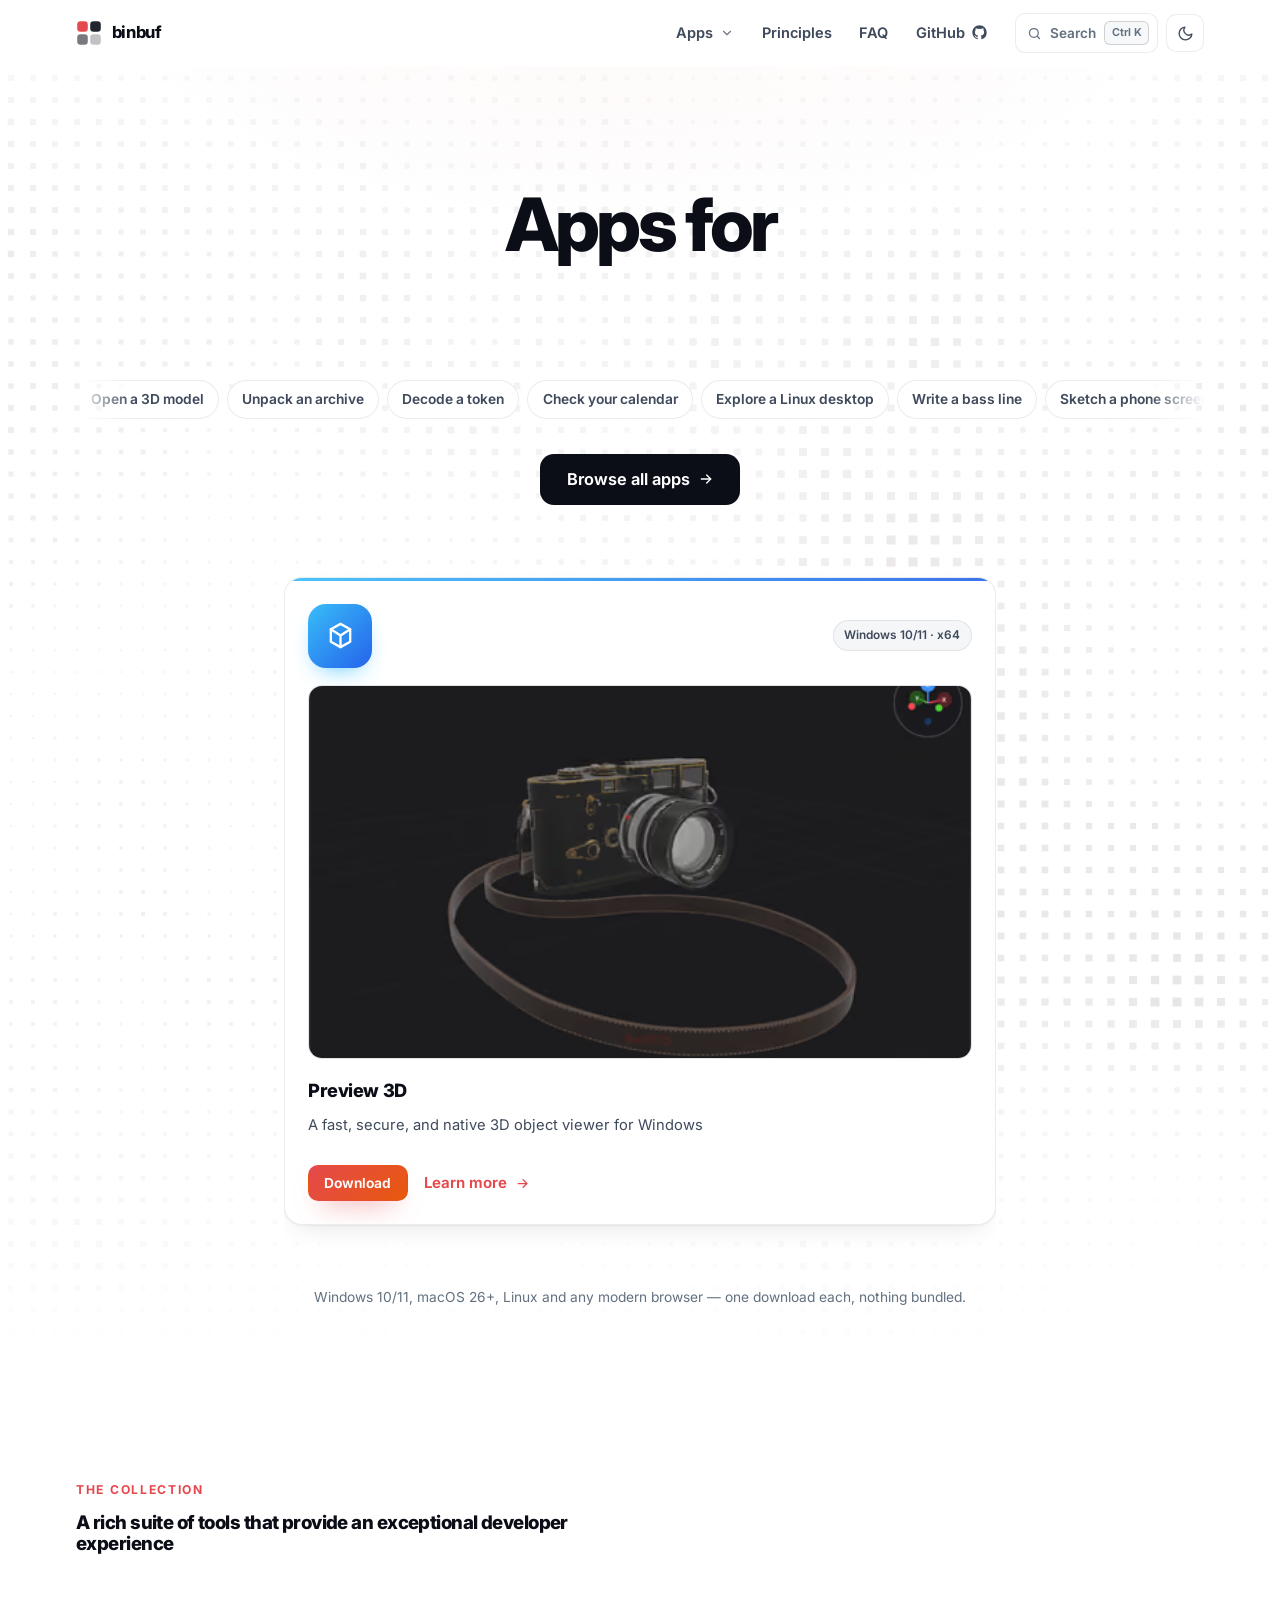
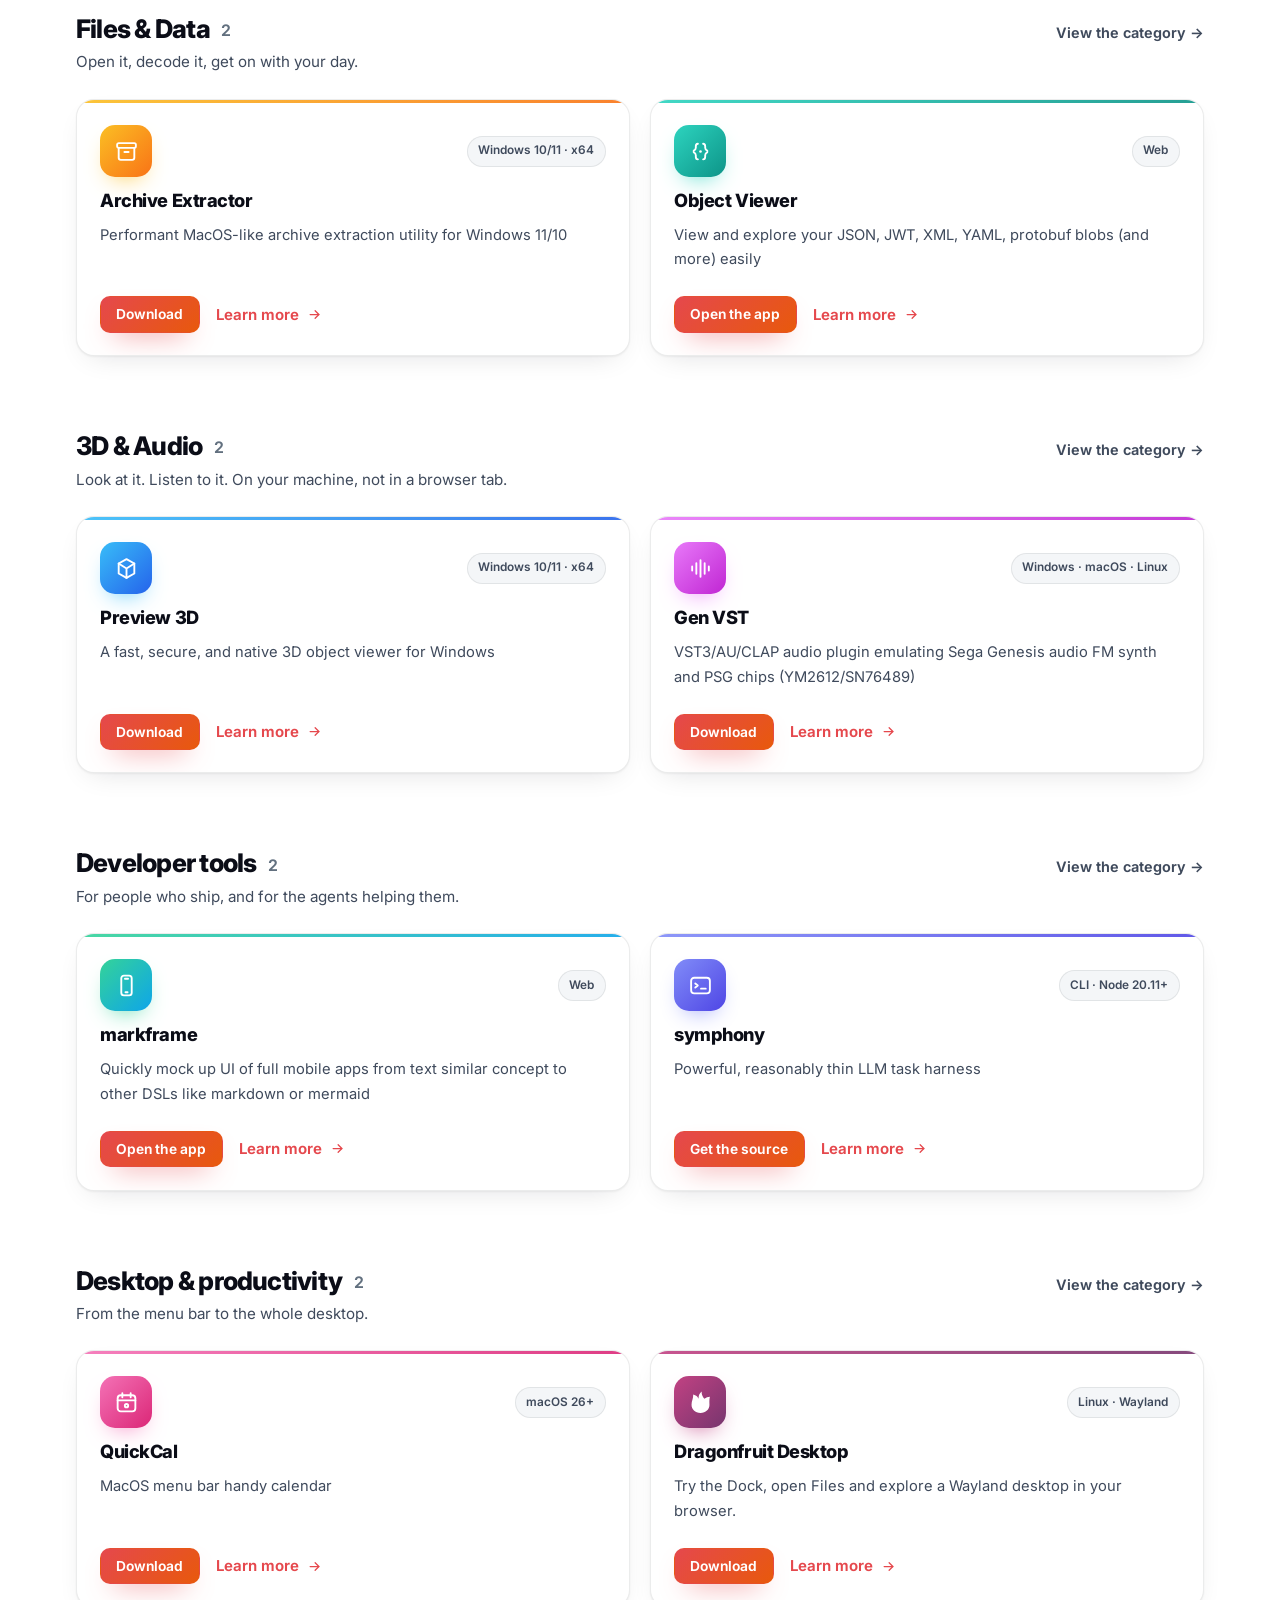
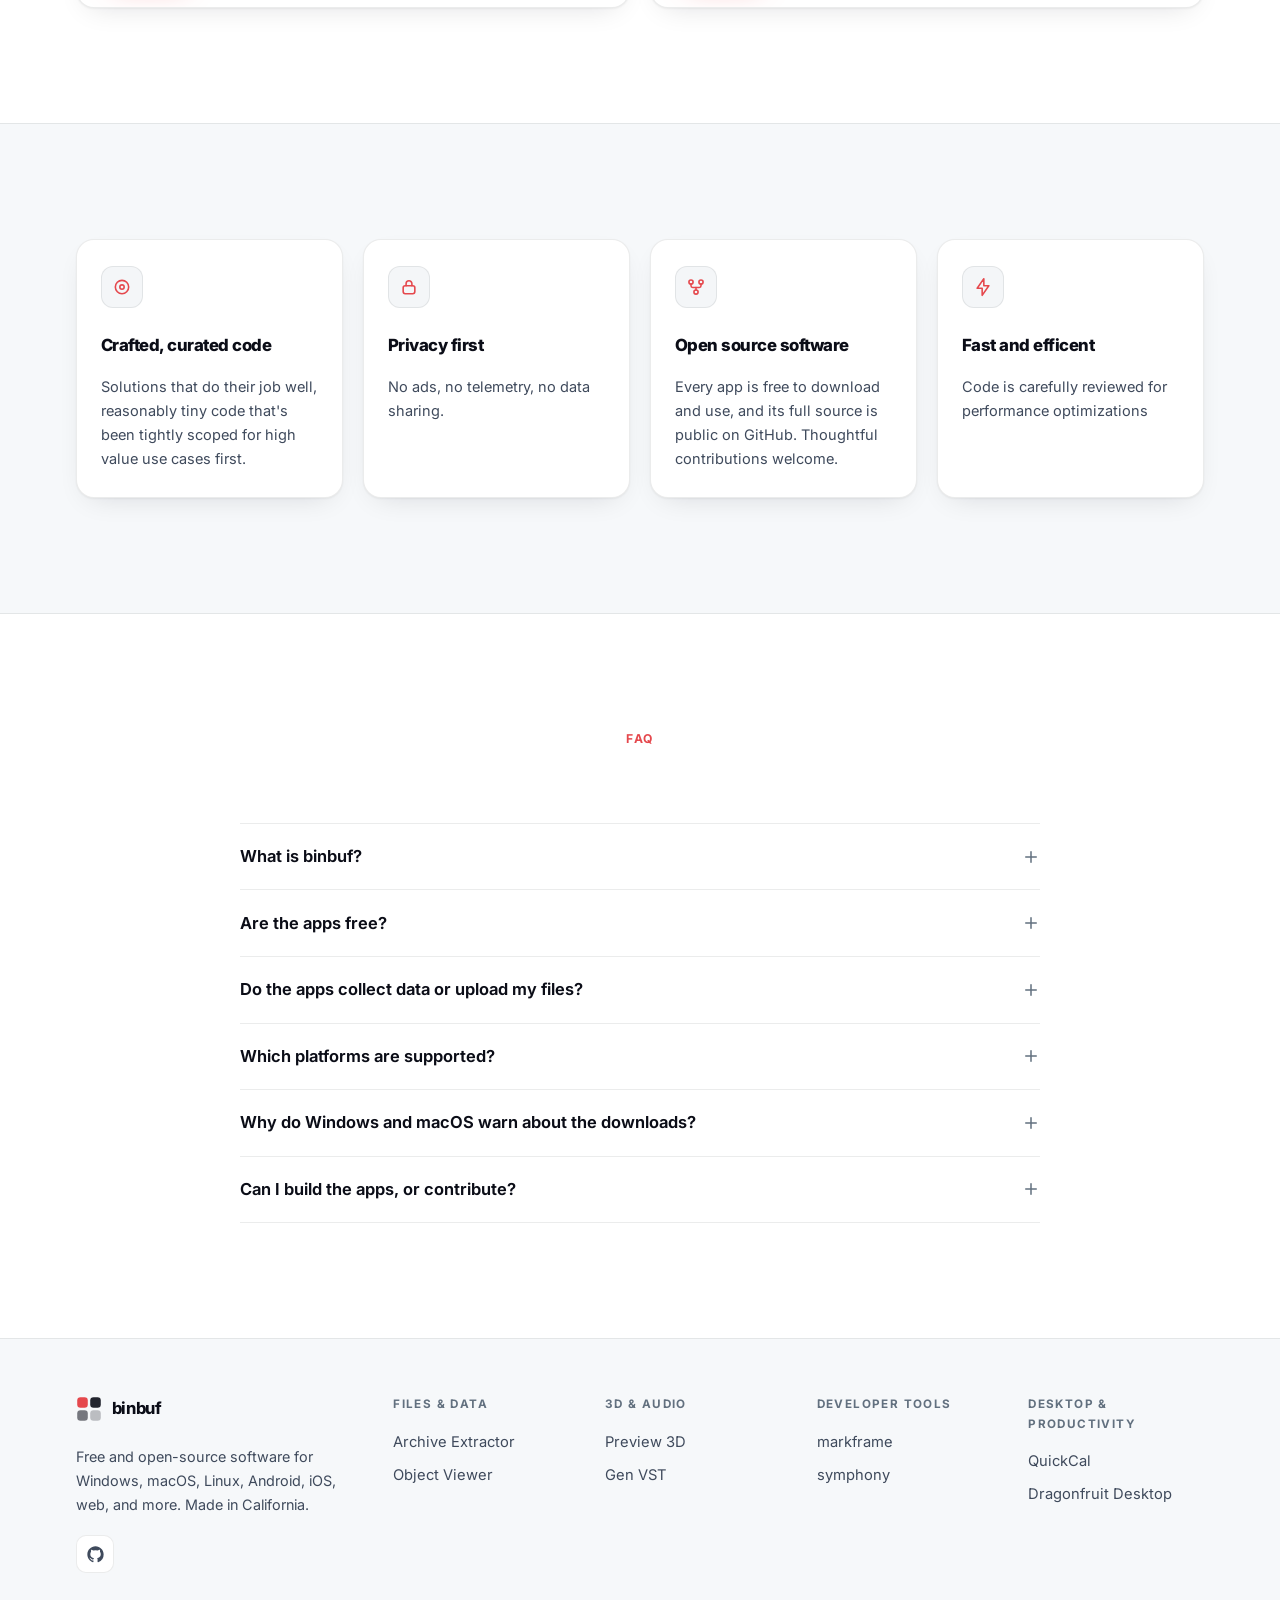
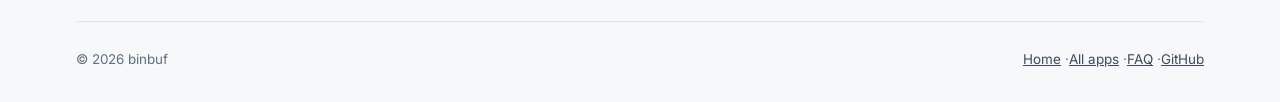
<file: index.html>
<!DOCTYPE html><html lang="en" data-base><head><meta charset="utf-8"><meta name="viewport" content="width=device-width, initial-scale=1"><title>binbuf — free, open-source apps for Windows, macOS, Linux and the web</title><meta name="description" content="Explore Dragonfruit Desktop for Linux and free, open-source tools for viewing 3D models, extracting archives, decoding data, making music and building software."><meta name="author" content="binbuf"><meta name="robots" content="index, follow, max-image-preview:large, max-snippet:-1"><meta name="color-scheme" content="light dark"><link rel="canonical" href="https://binbuf.com/"><meta property="og:type" content="website"><meta property="og:site_name" content="binbuf"><meta property="og:title" content="binbuf — focused, free, open-source apps"><meta property="og:description" content="A small collection of free, local apps for everyday jobs: 3D viewing, archives, data decoding, calendar, chip music, mobile prototyping and AI agent runs. Open source, no accounts, no telemetry."><meta property="og:url" content="https://binbuf.com/"><meta property="og:image" content="https://binbuf.com/og-cover.png"><meta property="og:image:type" content="image/png"><meta property="og:image:width" content="1200"><meta property="og:image:height" content="630"><meta property="og:image:alt" content="binbuf — free, open-source apps that keep your files local"><meta property="og:locale" content="en_US"><meta name="twitter:card" content="summary_large_image"><meta name="twitter:title" content="binbuf — focused, free, open-source apps"><meta name="twitter:description" content="Free tools, local by default, with source on GitHub — for 3D files, archives, data, calendars, chip music, mobile prototypes and AI agent runs."><meta name="twitter:image" content="https://binbuf.com/og-cover.png"><meta name="theme-color" content="#ffffff" media="(prefers-color-scheme: light)"><meta name="theme-color" content="#0a0b0e" media="(prefers-color-scheme: dark)"><link rel="apple-touch-icon" href="apple-touch-icon.png"><link rel="manifest" href="site.webmanifest"><link rel="me" href="https://github.com/binbuf"><link rel="icon" href="data:image/svg+xml,%3Csvg xmlns='http://www.w3.org/2000/svg' viewBox='0 0 32 32'%3E%3Crect x='1.5' y='1.5' width='13' height='13' rx='4' fill='%23e5484d'/%3E%3Crect x='17.5' y='1.5' width='13' height='13' rx='4' fill='%230b0d17'/%3E%3Crect x='1.5' y='17.5' width='13' height='13' rx='4' fill='%230b0d17' opacity='.55'/%3E%3Crect x='17.5' y='17.5' width='13' height='13' rx='4' fill='%230b0d17' opacity='.25'/%3E%3C/svg%3E"><!-- Theme before first paint: saved choice → OS preference → light --><script>
(function () {
  document.documentElement.classList.add('js');
  try {
    const saved = localStorage.getItem('binbuf-theme');
    const prefersDark = window.matchMedia('(prefers-color-scheme: dark)').matches;
    document.documentElement.setAttribute('data-theme', saved || (prefersDark ? 'dark' : 'light'));
  } catch {
    document.documentElement.setAttribute('data-theme', 'light');
  }
})();
</script><link rel="preconnect" href="https://fonts.googleapis.com"><link rel="preconnect" href="https://fonts.gstatic.com" crossorigin><link rel="preconnect" href="https://api.github.com"><link rel="preload" as="image" href="https://binbuf.com/media/preview-3d-800.avif" fetchpriority="high"><link rel="stylesheet" href="https://fonts.googleapis.com/css2?family=Inter:wght@400;500;600;700;800&display=swap"><script type="application/ld+json">{"@context":"https://schema.org","@graph":[{"@type":"WebSite","@id":"https://binbuf.com/#website","url":"https://binbuf.com/","name":"binbuf","description":"Free, open-source apps for Windows, macOS, Linux and the web.","inLanguage":"en","publisher":{"@id":"https://binbuf.com/#person"}},{"@type":"Person","@id":"https://binbuf.com/#person","name":"binbuf","url":"https://binbuf.com/","sameAs":["https://github.com/binbuf"]},{"@type":"ItemList","@id":"https://binbuf.com/#apps","name":"Open-source apps by binbuf","numberOfItems":8,"itemListElement":[{"@type":"ListItem","position":1,"item":{"@type":"SoftwareApplication","@id":"https://binbuf.com/apps/archive-extractor.html#app","name":"Archive Extractor","url":"https://binbuf.com/apps/archive-extractor.html","isPartOf":{"@id":"https://binbuf.com/#website"},"publisher":{"@id":"https://binbuf.com/#person"},"codeRepository":"https://github.com/binbuf/archive-extractor","applicationCategory":"UtilitiesApplication","operatingSystem":"Windows 10, Windows 11","description":"A tiny, native Windows app that extracts ZIP, 7z, RAR, TAR and multi-volume archives in one click, with password prompts and zero runtime dependencies.","offers":{"@type":"Offer","price":"0","priceCurrency":"USD"}}},{"@type":"ListItem","position":2,"item":{"@type":"SoftwareApplication","@id":"https://binbuf.com/apps/object-viewer.html#app","name":"Object Viewer","url":"https://binbuf.com/apps/object-viewer.html","isPartOf":{"@id":"https://binbuf.com/#website"},"publisher":{"@id":"https://binbuf.com/#person"},"codeRepository":"https://github.com/binbuf/object-viewer","applicationCategory":"DeveloperApplication","operatingSystem":"Web browser","description":"A browser tool that decodes and explores JSON/JSON5, JWT, XML, YAML, MessagePack, CBOR and protobuf data without uploading anything.","license":"https://opensource.org/license/mit","offers":{"@type":"Offer","price":"0","priceCurrency":"USD"}}},{"@type":"ListItem","position":3,"item":{"@type":"SoftwareApplication","@id":"https://binbuf.com/apps/preview-3d.html#app","name":"Preview 3D","url":"https://binbuf.com/apps/preview-3d.html","isPartOf":{"@id":"https://binbuf.com/#website"},"publisher":{"@id":"https://binbuf.com/#person"},"codeRepository":"https://github.com/binbuf/preview-3d","applicationCategory":"MultimediaApplication","operatingSystem":"Windows 10, Windows 11","description":"A fast, secure, native 3D object viewer for Windows. Opens glTF/GLB, OBJ, FBX, STL, PLY, 3MF, USD/USDZ and STEP files locally in a sandboxed worker.","license":"https://www.apache.org/licenses/LICENSE-2.0","offers":{"@type":"Offer","price":"0","priceCurrency":"USD"}}},{"@type":"ListItem","position":4,"item":{"@type":"SoftwareApplication","@id":"https://binbuf.com/apps/gen-vst.html#app","name":"Gen VST","url":"https://binbuf.com/apps/gen-vst.html","isPartOf":{"@id":"https://binbuf.com/#website"},"publisher":{"@id":"https://binbuf.com/#person"},"codeRepository":"https://github.com/binbuf/gen-vst","applicationCategory":"MultimediaApplication","operatingSystem":"Windows, macOS, Linux","description":"A free VST3/AU/CLAP plugin that emulates the Sega Genesis YM2612 FM chip, SN76489 PSG and 8-bit DAC with hardware-style filters and a tagged preset browser.","license":"https://www.gnu.org/licenses/gpl-3.0.html","offers":{"@type":"Offer","price":"0","priceCurrency":"USD"}}},{"@type":"ListItem","position":5,"item":{"@type":"SoftwareApplication","@id":"https://binbuf.com/apps/markframe.html#app","name":"markframe","url":"https://binbuf.com/apps/markframe.html","isPartOf":{"@id":"https://binbuf.com/#website"},"publisher":{"@id":"https://binbuf.com/#person"},"codeRepository":"https://github.com/binbuf/markframe","applicationCategory":"DeveloperApplication","operatingSystem":"Web browser","description":"A declarative, indentation-based DSL for mobile prototyping that renders platform-accurate iOS and Material previews live in the browser.","license":"https://opensource.org/license/mit","offers":{"@type":"Offer","price":"0","priceCurrency":"USD"}}},{"@type":"ListItem","position":6,"item":{"@type":"SoftwareApplication","@id":"https://binbuf.com/apps/symphony.html#app","name":"symphony","url":"https://binbuf.com/apps/symphony.html","isPartOf":{"@id":"https://binbuf.com/#website"},"publisher":{"@id":"https://binbuf.com/#person"},"codeRepository":"https://github.com/binbuf/symphony","applicationCategory":"DeveloperApplication","operatingSystem":"Windows, macOS, Linux","description":"A thin harness that drives an AI coding agent through a project roadmap, one fresh session per task, with a git commit after each.","offers":{"@type":"Offer","price":"0","priceCurrency":"USD"}}},{"@type":"ListItem","position":7,"item":{"@type":"SoftwareApplication","@id":"https://binbuf.com/apps/quickcal.html#app","name":"QuickCal","url":"https://binbuf.com/apps/quickcal.html","isPartOf":{"@id":"https://binbuf.com/#website"},"publisher":{"@id":"https://binbuf.com/#person"},"codeRepository":"https://github.com/binbuf/QuickCal","applicationCategory":"ProductivityApplication","operatingSystem":"macOS 26","description":"A menu-bar calendar for macOS that opens a month grid and your Apple Calendar agenda in one click, with an optional analog companion clock.","license":"https://opensource.org/license/mit","offers":{"@type":"Offer","price":"0","priceCurrency":"USD"}}},{"@type":"ListItem","position":8,"item":{"@type":"SoftwareApplication","@id":"https://binbuf.com/apps/dragonfruit.html#app","name":"Dragonfruit Desktop","url":"https://binbuf.com/apps/dragonfruit.html","isPartOf":{"@id":"https://binbuf.com/#website"},"publisher":{"@id":"https://binbuf.com/#person"},"codeRepository":"https://github.com/binbuf/dragonfruit","applicationCategory":"DesktopEnhancementApplication","operatingSystem":"Linux","description":"An open-source Linux desktop environment with a Rust Wayland compositor, a Qt Quick shell, Files and System Settings.","license":"https://github.com/binbuf/dragonfruit/blob/main/LICENSE.md","offers":{"@type":"Offer","price":"0","priceCurrency":"USD"}}}]},{"@type":"FAQPage","@id":"https://binbuf.com/#faq","mainEntity":[{"@type":"Question","name":"What is binbuf?","acceptedAnswer":{"@type":"Answer","text":"binbuf is a small collection of free, open-source apps for Windows, macOS, Linux and the web. Each one does a single job, runs on your own machine, and never asks you to sign up."}},{"@type":"Question","name":"Are the apps free?","acceptedAnswer":{"@type":"Answer","text":"Yes. Every app is free to download and use, with no accounts, trials or upsells. The source for each project is public on GitHub, and its license — MIT, Apache-2.0 or GPL-3.0 — is stated in the repository."}},{"@type":"Question","name":"Do the apps collect data or upload my files?","acceptedAnswer":{"@type":"Answer","text":"No. There are no accounts, no analytics and no telemetry, and nothing you open, decode or render is uploaded. Your files and data stay on your own machine."}},{"@type":"Question","name":"Which platforms are supported?","acceptedAnswer":{"@type":"Answer","text":"Each app targets its own platforms — Windows, macOS, Linux or the browser — and lists the exact requirement on its download page."}},{"@type":"Question","name":"Why do Windows and macOS warn about the downloads?","acceptedAnswer":{"@type":"Answer","text":"Most releases are not code-signed yet, so SmartScreen and Gatekeeper add an extra prompt the first time you run one. Each project documents the safe way through in its GitHub repository — usually a SHA-256 checksum on Windows or a one-line Terminal command on macOS. Code signing is on the roadmap."}},{"@type":"Question","name":"Can I build the apps, or contribute?","acceptedAnswer":{"@type":"Answer","text":"Yes. Each project keeps its source, build instructions and issue tracker in its own GitHub repository — open the one for the app you are interested in to build it, report a problem or send a pull request."}}]}]}</script><script type="application/json" id="binbuf-apps">[{"name":"Archive Extractor","slug":"archive-extractor","accent":"app--archive","cat":"Files & Data","tag":"One-click archive extraction for Windows","keywords":"archive extractor zip 7z rar tar gz unzip windows","icon":"<rect x=\"3\" y=\"4\" width=\"18\" height=\"4.5\" rx=\"1.5\"/><path d=\"M4.5 8.5V18a2 2 0 0 0 2 2h11a2 2 0 0 0 2-2V8.5\"/><path d=\"M10 12.5h4\"/>"},{"name":"Object Viewer","slug":"object-viewer","accent":"app--object","cat":"Files & Data","tag":"Decode JSON, JWT, YAML and more in your browser","keywords":"json jwt xml yaml msgpack cbor protobuf jwt decode viewer browser","icon":"<path d=\"M9.5 4.5C7.8 4.5 7.5 5.6 7.5 7v1.5c0 1.4-.8 2.3-2 2.7v1.6c1.2.4 2 1.3 2 2.7V17c0 1.4.3 2.5 2 2.5\"/><path d=\"M14.5 4.5c1.7 0 2 1.1 2 2.5v1.5c0 1.4.8 2.3 2 2.7v1.6c-1.2.4-2 1.3-2 2.7V17c0 1.4-.3 2.5-2 2.5\"/><circle cx=\"12\" cy=\"12\" r=\"1.25\" fill=\"currentColor\" stroke=\"none\"/>"},{"name":"Preview 3D","slug":"preview-3d","accent":"app--preview3d","cat":"3D & Audio","tag":"Native 3D model viewer for Windows","keywords":"3d model viewer gltf glb obj fbx stl ply 3mf usd usdz step windows preview","icon":"<path d=\"M12 3 4.5 7.2v9.6L12 21l7.5-4.2V7.2L12 3Z\"/><path d=\"M12 12v9M4.5 7.2 12 12l7.5-4.8\"/>"},{"name":"Gen VST","slug":"gen-vst","accent":"app--genvst","cat":"3D & Audio","tag":"Sega Genesis synth plugin for your DAW","keywords":"sega genesis ym2612 sn76489 fm synth plugin vst3 au clap dac audio music","icon":"<path d=\"M4 10v4M8 7v10M12 4v16M16 7v10M20 10v4\"/>"},{"name":"markframe","slug":"markframe","accent":"app--markframe","cat":"Developer tools","tag":"Prototype mobile UIs from plain text","keywords":"mobile ui prototype dsl ios android material mockup markframe","icon":"<rect x=\"7\" y=\"2.5\" width=\"10\" height=\"19\" rx=\"2.5\"/><path d=\"M10.5 5.5h3\"/><path d=\"M11 18.5h2\"/>"},{"name":"symphony","slug":"symphony","accent":"app--symphony","cat":"Developer tools","tag":"Run an AI coding agent through your roadmap","keywords":"ai agent claude codex cursor opencode gemini roadmap automation git","icon":"<rect x=\"3\" y=\"4.5\" width=\"18\" height=\"15\" rx=\"3\"/><path d=\"m7 10 2.4 2L7 14\"/><path d=\"M12.5 15H17\"/>"},{"name":"QuickCal","slug":"quickcal","accent":"app--quickcal","cat":"Desktop & productivity","tag":"Menu-bar calendar and clock for macOS","keywords":"calendar macos menu bar clock agenda eventkit quickcal","icon":"<rect x=\"3.5\" y=\"5\" width=\"17\" height=\"15.5\" rx=\"3\"/><path d=\"M3.5 10h17M8 3v4M16 3v4\"/><circle cx=\"12\" cy=\"15\" r=\"1.6\"/>"},{"name":"Dragonfruit Desktop","slug":"dragonfruit","accent":"app--dragonfruit","cat":"Desktop & productivity","tag":"Linux desktop environment with an interactive Wayland tour","keywords":"dragonfruit linux desktop environment wayland shell dock files compositor smithay qt quick","icon":"<path fill=\"currentColor\" stroke=\"none\" d=\"M12 22C6.8 22 3.4 18.5 3.4 14.1C3.4 10.6 5.2 8.5 5 4.4C7.6 5 9.3 6.5 10.1 8.4C10.1 5.6 11 3.1 13.1 1.5C13 4.4 14 6.8 15.7 8.4C17.4 7.2 19.1 6.6 21 6.5C20.3 9.5 20.6 11.8 20.6 14.2C20.6 18.8 17 22 12 22Z\"/>"}]</script><link rel="stylesheet" href="/_astro/Arrow._1gNA2LE.css"></head><body><a class="skip-link" href="#main">Skip to content</a><header class="site-header" id="top" data-header><div class="container site-header__inner"><a class="brand" href="./" aria-label="binbuf — home"><svg viewBox="0 0 32 32" aria-hidden="true"><rect x="1.5" y="1.5" width="13" height="13" rx="4" fill="var(--accent)"></rect><rect x="17.5" y="1.5" width="13" height="13" rx="4" fill="currentColor" opacity=".9"></rect><rect x="1.5" y="17.5" width="13" height="13" rx="4" fill="currentColor" opacity=".55"></rect><rect x="17.5" y="17.5" width="13" height="13" rx="4" fill="currentColor" opacity=".25"></rect></svg><span>binbuf</span></a><nav class="site-nav" id="site-nav" aria-label="Primary"><div class="nav-item--mega" data-mega><a class="nav-link" href="apps/" aria-haspopup="true" aria-expanded="false" data-mega-trigger>Apps<svg viewBox="0 0 24 24" fill="none" stroke="currentColor" stroke-width="2" stroke-linecap="round" stroke-linejoin="round" aria-hidden="true"><path d="m6 9 6 6 6-6"></path></svg></a><div class="mega" role="group" aria-label="Apps by category"><div class="mega__grid"><div><p class="mega__title">Files &amp; Data</p><a class="mega__link app--archive" href="apps/archive-extractor.html"><span class="app-icon app-icon--sm" aria-hidden="true"><svg viewBox="0 0 24 24" fill="none" stroke="currentColor" stroke-width="1.8" stroke-linecap="round" stroke-linejoin="round"><rect x="3" y="4" width="18" height="4.5" rx="1.5"/><path d="M4.5 8.5V18a2 2 0 0 0 2 2h11a2 2 0 0 0 2-2V8.5"/><path d="M10 12.5h4"/></svg></span><span><strong>Archive Extractor</strong><span>One-click extraction for Windows</span></span></a><a class="mega__link app--object" href="apps/object-viewer.html"><span class="app-icon app-icon--sm" aria-hidden="true"><svg viewBox="0 0 24 24" fill="none" stroke="currentColor" stroke-width="1.8" stroke-linecap="round" stroke-linejoin="round"><path d="M9.5 4.5C7.8 4.5 7.5 5.6 7.5 7v1.5c0 1.4-.8 2.3-2 2.7v1.6c1.2.4 2 1.3 2 2.7V17c0 1.4.3 2.5 2 2.5"/><path d="M14.5 4.5c1.7 0 2 1.1 2 2.5v1.5c0 1.4.8 2.3 2 2.7v1.6c-1.2.4-2 1.3-2 2.7V17c0 1.4-.3 2.5-2 2.5"/><circle cx="12" cy="12" r="1.25" fill="currentColor" stroke="none"/></svg></span><span><strong>Object Viewer</strong><span>Decode JSON, JWT, YAML and more</span></span></a></div><div><p class="mega__title">3D &amp; Audio</p><a class="mega__link app--preview3d" href="apps/preview-3d.html"><span class="app-icon app-icon--sm" aria-hidden="true"><svg viewBox="0 0 24 24" fill="none" stroke="currentColor" stroke-width="1.8" stroke-linecap="round" stroke-linejoin="round"><path d="M12 3 4.5 7.2v9.6L12 21l7.5-4.2V7.2L12 3Z"/><path d="M12 12v9M4.5 7.2 12 12l7.5-4.8"/></svg></span><span><strong>Preview 3D</strong><span>Native 3D model viewer</span></span></a><a class="mega__link app--genvst" href="apps/gen-vst.html"><span class="app-icon app-icon--sm" aria-hidden="true"><svg viewBox="0 0 24 24" fill="none" stroke="currentColor" stroke-width="1.8" stroke-linecap="round"><path d="M4 10v4M8 7v10M12 4v16M16 7v10M20 10v4"/></svg></span><span><strong>Gen VST</strong><span>Sega Genesis synth plugin</span></span></a></div><div><p class="mega__title">Developer tools</p><a class="mega__link app--markframe" href="apps/markframe.html"><span class="app-icon app-icon--sm" aria-hidden="true"><svg viewBox="0 0 24 24" fill="none" stroke="currentColor" stroke-width="1.8" stroke-linecap="round" stroke-linejoin="round"><rect x="7" y="2.5" width="10" height="19" rx="2.5"/><path d="M10.5 5.5h3"/><path d="M11 18.5h2"/></svg></span><span><strong>markframe</strong><span>Mobile UI from plain text</span></span></a><a class="mega__link app--symphony" href="apps/symphony.html"><span class="app-icon app-icon--sm" aria-hidden="true"><svg viewBox="0 0 24 24" fill="none" stroke="currentColor" stroke-width="1.8" stroke-linecap="round" stroke-linejoin="round"><rect x="3" y="4.5" width="18" height="15" rx="3"/><path d="m7 10 2.4 2L7 14"/><path d="M12.5 15H17"/></svg></span><span><strong>symphony</strong><span>Agent runs, unattended</span></span></a></div><div><p class="mega__title">Desktop &amp; productivity</p><a class="mega__link app--quickcal" href="apps/quickcal.html"><span class="app-icon app-icon--sm" aria-hidden="true"><svg viewBox="0 0 24 24" fill="none" stroke="currentColor" stroke-width="1.8" stroke-linecap="round" stroke-linejoin="round"><rect x="3.5" y="5" width="17" height="15.5" rx="3"/><path d="M3.5 10h17M8 3v4M16 3v4"/><circle cx="12" cy="15" r="1.6"/></svg></span><span><strong>QuickCal</strong><span>Menu-bar calendar for macOS</span></span></a><a class="mega__link app--dragonfruit" href="apps/dragonfruit.html"><span class="app-icon app-icon--sm" aria-hidden="true"><svg viewBox="0 0 24 24"><path fill="currentColor" stroke="none" d="M12 22C6.8 22 3.4 18.5 3.4 14.1C3.4 10.6 5.2 8.5 5 4.4C7.6 5 9.3 6.5 10.1 8.4C10.1 5.6 11 3.1 13.1 1.5C13 4.4 14 6.8 15.7 8.4C17.4 7.2 19.1 6.6 21 6.5C20.3 9.5 20.6 11.8 20.6 14.2C20.6 18.8 17 22 12 22Z"/></svg></span><span><strong>Dragonfruit Desktop</strong><span>Wayland desktop for Linux</span></span></a></div></div><div class="mega__foot"><a class="btn btn--link" href="apps/">All apps <svg viewBox="0 0 24 24" fill="none" stroke="currentColor" stroke-width="2" stroke-linecap="round" stroke-linejoin="round" aria-hidden="true"><path d="M5 12h14"></path><path d="m13 6 6 6-6 6"></path></svg></a></div></div></div><a href="#why">Principles</a><a href="#faq">FAQ</a><a href="https://github.com/binbuf" target="_blank" rel="noopener">GitHub<svg viewBox="0 0 24 24" fill="currentColor" aria-hidden="true"><path d="M12 .5C5.65.5.5 5.65.5 12c0 5.1 3.29 9.42 7.86 10.95.58.1.79-.25.79-.56 0-.28-.01-1.02-.02-2-3.2.7-3.88-1.54-3.88-1.54-.52-1.34-1.28-1.7-1.28-1.7-1.05-.72.08-.7.08-.7 1.16.08 1.77 1.2 1.77 1.2 1.03 1.78 2.7 1.26 3.36.97.1-.75.4-1.26.73-1.55-2.55-.29-5.23-1.28-5.23-5.7 0-1.26.45-2.29 1.19-3.1-.12-.29-.52-1.47.11-3.06 0 0 .97-.31 3.18 1.18a11.1 11.1 0 0 1 5.8 0c2.2-1.5 3.17-1.18 3.17-1.18.63 1.6.23 2.77.11 3.06.74.81 1.19 1.84 1.19 3.1 0 4.43-2.69 5.4-5.25 5.69.41.36.78 1.06.78 2.14 0 1.55-.01 2.8-.01 3.18 0 .31.2.67.8.55A11.52 11.52 0 0 0 23.5 12C23.5 5.65 18.35.5 12 .5Z"></path></svg></a></nav><div class="site-header__actions"><button class="palette-trigger" type="button" data-palette-open aria-haspopup="dialog" aria-controls="palette" aria-label="Search"><svg viewBox="0 0 24 24" fill="none" stroke="currentColor" stroke-width="2" stroke-linecap="round" aria-hidden="true"><circle cx="11" cy="11" r="7"></circle><path d="m20 20-3.5-3.5"></path></svg><span class="palette-trigger__label">Search</span><kbd data-kbd aria-hidden="true">Ctrl K</kbd></button><button class="icon-btn theme-toggle" type="button" data-theme-toggle aria-label="Switch to dark mode" title="Toggle light/dark mode"><svg class="icon-sun" viewBox="0 0 24 24" fill="none" stroke="currentColor" stroke-width="1.9" stroke-linecap="round" aria-hidden="true"><circle cx="12" cy="12" r="4"></circle><path d="M12 2v2M12 20v2M4.9 4.9l1.4 1.4M17.7 17.7l1.4 1.4M2 12h2M20 12h2M4.9 19.1l1.4-1.4M17.7 6.3l1.4-1.4"></path></svg><svg class="icon-moon" viewBox="0 0 24 24" fill="none" stroke="currentColor" stroke-width="1.9" stroke-linecap="round" stroke-linejoin="round" aria-hidden="true"><path d="M21 12.8A9 9 0 1 1 11.2 3a7 7 0 0 0 9.8 9.8Z"></path></svg></button><button class="icon-btn nav-toggle" type="button" data-nav-toggle aria-controls="site-nav" aria-expanded="false" aria-label="Open menu"><svg class="icon-menu" viewBox="0 0 24 24" fill="none" stroke="currentColor" stroke-width="2" stroke-linecap="round" aria-hidden="true"><path d="M4 7h16M4 12h16M4 17h16"></path></svg><svg class="icon-close" viewBox="0 0 24 24" fill="none" stroke="currentColor" stroke-width="2" stroke-linecap="round" aria-hidden="true"><path d="m6 6 12 12M18 6 6 18"></path></svg></button></div></div></header><main id="main"><!-- ============================== HERO ============================== --><section class="hero hero--field" aria-label="Intro"><canvas class="hero-field" data-hero-field aria-hidden="true"></canvas><div class="hero-scrim" aria-hidden="true"></div><div class="container"><h1 class="display">Apps for<br><span class="grad-text rotator" data-rotator data-words="3D modeling|audio engineering|coding|productivity|creativity">3D modeling</span></h1><nav class="hero-jobs" aria-label="Jump to a job"><div class="hero-jobs__track"><div class="hero-jobs__group"><a href="apps/preview-3d.html">Open a 3D model</a><a href="apps/archive-extractor.html">Unpack an archive</a><a href="apps/object-viewer.html">Decode a token</a><a href="apps/quickcal.html">Check your calendar</a><a href="apps/dragonfruit.html">Explore a Linux desktop</a><a href="apps/gen-vst.html">Write a bass line</a><a href="apps/markframe.html">Sketch a phone screen</a><a href="apps/symphony.html">Hand a roadmap to an agent</a></div><div class="hero-jobs__group" aria-hidden="true"><a href="apps/preview-3d.html" tabindex="-1">Open a 3D model</a><a href="apps/archive-extractor.html" tabindex="-1">Unpack an archive</a><a href="apps/object-viewer.html" tabindex="-1">Decode a token</a><a href="apps/quickcal.html" tabindex="-1">Check your calendar</a><a href="apps/dragonfruit.html" tabindex="-1">Explore a Linux desktop</a><a href="apps/gen-vst.html" tabindex="-1">Write a bass line</a><a href="apps/markframe.html" tabindex="-1">Sketch a phone screen</a><a href="apps/symphony.html" tabindex="-1">Hand a roadmap to an agent</a></div></div></nav><div class="hero__cta"><a class="btn btn--ink btn--lg" href="apps/">Browse all apps<svg viewBox="0 0 24 24" fill="none" stroke="currentColor" stroke-width="2" stroke-linecap="round" stroke-linejoin="round" aria-hidden="true"><path d="M5 12h14"></path><path d="m13 6 6 6-6 6"></path></svg></a></div><!-- Hero carousel: a focused set of apps, rotating. Generated from apps.json. --><div class="hero-stage" data-parallax><div class="app-carousel" data-carousel aria-roledescription="carousel" aria-label="Apps"><div class="app-carousel__viewport"><ul class="app-carousel__track" data-carousel-track><li class="app-carousel__slide is-active" data-carousel-slide aria-roledescription="slide" aria-label="1 of 3"><article class="card app-card app-card--stage app--preview3d"><div class="app-card__top"><span class="app-icon app-icon--lg" aria-hidden="true"><svg viewBox="0 0 24 24" fill="none" stroke="currentColor" stroke-width="1.8" stroke-linecap="round" stroke-linejoin="round"><path d="M12 3 4.5 7.2v9.6L12 21l7.5-4.2V7.2L12 3Z"/><path d="M12 12v9M4.5 7.2 12 12l7.5-4.8"/></svg></span><span class="chip">Windows 10/11 · x64</span></div><figure class="app-card__media"><picture><source type="image/avif" srcset="media/preview-3d-480.avif 480w, media/preview-3d-800.avif 800w, media/preview-3d-1200.avif 1200w" sizes="(max-width: 600px) 90vw, (max-width: 980px) 60vw, 420px"><source type="image/webp" srcset="media/preview-3d-480.webp 480w, media/preview-3d-800.webp 800w, media/preview-3d-1200.webp 1200w" sizes="(max-width: 600px) 90vw, (max-width: 980px) 60vw, 420px"><img src="media/preview-3d-1200.jpg" srcset="media/preview-3d-480.jpg 480w, media/preview-3d-800.jpg 800w, media/preview-3d-1200.jpg 1200w" sizes="(max-width: 600px) 90vw, (max-width: 980px) 60vw, 420px" width="1522" height="1135" alt="Preview 3D screenshot" loading="lazy" decoding="async"></picture></figure><h3><a href="apps/preview-3d.html">Preview 3D</a></h3><p class="app-card__tagline">A fast, secure, and native 3D object viewer for Windows</p><div class="app-card__links"><a class="btn btn--sm btn--primary" href="https://github.com/binbuf/preview-3d/releases/latest" target="_blank" rel="noopener">Download</a><a class="btn btn--link" href="apps/preview-3d.html">Learn more <span class="visually-hidden">about Preview 3D</span><svg viewBox="0 0 24 24" fill="none" stroke="currentColor" stroke-width="2" stroke-linecap="round" stroke-linejoin="round" aria-hidden="true"><path d="M5 12h14"></path><path d="m13 6 6 6-6 6"></path></svg></a></div></article></li><li class="app-carousel__slide" data-carousel-slide aria-roledescription="slide" aria-label="2 of 3"><article class="card app-card app-card--stage app--archive"><div class="app-card__top"><span class="app-icon app-icon--lg" aria-hidden="true"><svg viewBox="0 0 24 24" fill="none" stroke="currentColor" stroke-width="1.8" stroke-linecap="round" stroke-linejoin="round"><rect x="3" y="4" width="18" height="4.5" rx="1.5"/><path d="M4.5 8.5V18a2 2 0 0 0 2 2h11a2 2 0 0 0 2-2V8.5"/><path d="M10 12.5h4"/></svg></span><span class="chip">Windows 10/11 · x64</span></div><figure class="app-card__media"><video width="1200" height="890" poster="media/archive-extractor-1200.jpg" loop muted playsinline preload="metadata" aria-label="Archive Extractor screenshot"><source src="media/archive-extractor.webm" type="video/webm"><source src="media/archive-extractor.mp4" type="video/mp4"></video></figure><h3><a href="apps/archive-extractor.html">Archive Extractor</a></h3><p class="app-card__tagline">Performant MacOS-like archive extraction utility for Windows 11/10</p><div class="app-card__links"><a class="btn btn--sm btn--primary" href="https://github.com/binbuf/archive-extractor/releases" target="_blank" rel="noopener">Download</a><a class="btn btn--link" href="apps/archive-extractor.html">Learn more <span class="visually-hidden">about Archive Extractor</span><svg viewBox="0 0 24 24" fill="none" stroke="currentColor" stroke-width="2" stroke-linecap="round" stroke-linejoin="round" aria-hidden="true"><path d="M5 12h14"></path><path d="m13 6 6 6-6 6"></path></svg></a></div></article></li><li class="app-carousel__slide" data-carousel-slide aria-roledescription="slide" aria-label="3 of 3"><article class="card app-card app-card--stage app--genvst"><div class="app-card__top"><span class="app-icon app-icon--lg" aria-hidden="true"><svg viewBox="0 0 24 24" fill="none" stroke="currentColor" stroke-width="1.8" stroke-linecap="round"><path d="M4 10v4M8 7v10M12 4v16M16 7v10M20 10v4"/></svg></span><span class="chip">Windows · macOS · Linux</span></div><figure class="app-card__media"><picture><source type="image/avif" srcset="media/gen-vst-480.avif 480w, media/gen-vst-800.avif 800w, media/gen-vst-1200.avif 1200w" sizes="(max-width: 600px) 90vw, (max-width: 980px) 60vw, 420px"><source type="image/webp" srcset="media/gen-vst-480.webp 480w, media/gen-vst-800.webp 800w, media/gen-vst-1200.webp 1200w" sizes="(max-width: 600px) 90vw, (max-width: 980px) 60vw, 420px"><img src="media/gen-vst-1200.jpg" srcset="media/gen-vst-480.jpg 480w, media/gen-vst-800.jpg 800w, media/gen-vst-1200.jpg 1200w" sizes="(max-width: 600px) 90vw, (max-width: 980px) 60vw, 420px" width="1797" height="988" alt="Gen VST screenshot" loading="lazy" decoding="async"></picture></figure><h3><a href="apps/gen-vst.html">Gen VST</a></h3><p class="app-card__tagline">VST3/AU/CLAP audio plugin emulating Sega Genesis audio FM synth and PSG chips (YM2612/SN76489)</p><div class="app-card__links"><a class="btn btn--sm btn--primary" href="https://github.com/binbuf/gen-vst/releases" target="_blank" rel="noopener">Download</a><a class="btn btn--link" href="apps/gen-vst.html">Learn more <span class="visually-hidden">about Gen VST</span><svg viewBox="0 0 24 24" fill="none" stroke="currentColor" stroke-width="2" stroke-linecap="round" stroke-linejoin="round" aria-hidden="true"><path d="M5 12h14"></path><path d="m13 6 6 6-6 6"></path></svg></a></div></article></li></ul></div></div></div><p class="hero__meta">Windows 10/11, macOS 26+, Linux and any modern browser — one download each, nothing bundled.</p></div></section><!-- ============================== CATEGORIES ============================== --><section class="section" id="apps" aria-labelledby="apps-title"><div class="container"><header class="section-head reveal"><div><p class="eyebrow">The collection</p><h3>A rich suite of tools that provide an exceptional developer experience</h3></div></header><div class="cat-list"><div class="cat-block reveal" id="files-data"><div class="cat-head"><div><h3>Files &amp; Data <span class="cat-count">2</span></h3><p>Open it, decode it, get on with your day.</p></div><a class="cat-link" href="apps/#files-data">View the category →</a></div><div class="card-grid card-grid--2"><article class="card card--hover app-card app--archive"><div class="app-card__top"><span class="app-icon" aria-hidden="true"><svg viewBox="0 0 24 24" fill="none" stroke="currentColor" stroke-width="1.8" stroke-linecap="round" stroke-linejoin="round"><rect x="3" y="4" width="18" height="4.5" rx="1.5"/><path d="M4.5 8.5V18a2 2 0 0 0 2 2h11a2 2 0 0 0 2-2V8.5"/><path d="M10 12.5h4"/></svg></span><span class="chip">Windows 10/11 · x64</span></div><h3><a class="app-card__link" href="apps/archive-extractor.html">Archive Extractor</a></h3><p class="app-card__tagline">Performant MacOS-like archive extraction utility for Windows 11/10</p><div class="app-card__links"><a class="btn btn--sm btn--primary" href="https://github.com/binbuf/archive-extractor/releases" target="_blank" rel="noopener">Download</a><a class="btn btn--link" href="apps/archive-extractor.html">Learn more <span class="visually-hidden">about Archive Extractor</span><svg viewBox="0 0 24 24" fill="none" stroke="currentColor" stroke-width="2" stroke-linecap="round" stroke-linejoin="round" aria-hidden="true"><path d="M5 12h14"></path><path d="m13 6 6 6-6 6"></path></svg></a></div></article><article class="card card--hover app-card app--object"><div class="app-card__top"><span class="app-icon" aria-hidden="true"><svg viewBox="0 0 24 24" fill="none" stroke="currentColor" stroke-width="1.8" stroke-linecap="round" stroke-linejoin="round"><path d="M9.5 4.5C7.8 4.5 7.5 5.6 7.5 7v1.5c0 1.4-.8 2.3-2 2.7v1.6c1.2.4 2 1.3 2 2.7V17c0 1.4.3 2.5 2 2.5"/><path d="M14.5 4.5c1.7 0 2 1.1 2 2.5v1.5c0 1.4.8 2.3 2 2.7v1.6c-1.2.4-2 1.3-2 2.7V17c0 1.4-.3 2.5-2 2.5"/><circle cx="12" cy="12" r="1.25" fill="currentColor" stroke="none"/></svg></span><span class="chip">Web</span></div><h3><a class="app-card__link" href="apps/object-viewer.html">Object Viewer</a></h3><p class="app-card__tagline">View and explore your JSON, JWT, XML, YAML, protobuf blobs (and more) easily</p><div class="app-card__links"><a class="btn btn--sm btn--primary" href="https://binbuf.github.io/object-viewer/" target="_blank" rel="noopener">Open the app</a><a class="btn btn--link" href="apps/object-viewer.html">Learn more <span class="visually-hidden">about Object Viewer</span><svg viewBox="0 0 24 24" fill="none" stroke="currentColor" stroke-width="2" stroke-linecap="round" stroke-linejoin="round" aria-hidden="true"><path d="M5 12h14"></path><path d="m13 6 6 6-6 6"></path></svg></a></div></article></div></div><div class="cat-block reveal" id="3d-audio"><div class="cat-head"><div><h3>3D &amp; Audio <span class="cat-count">2</span></h3><p>Look at it. Listen to it. On your machine, not in a browser tab.</p></div><a class="cat-link" href="apps/#3d-audio">View the category →</a></div><div class="card-grid card-grid--2"><article class="card card--hover app-card app--preview3d"><div class="app-card__top"><span class="app-icon" aria-hidden="true"><svg viewBox="0 0 24 24" fill="none" stroke="currentColor" stroke-width="1.8" stroke-linecap="round" stroke-linejoin="round"><path d="M12 3 4.5 7.2v9.6L12 21l7.5-4.2V7.2L12 3Z"/><path d="M12 12v9M4.5 7.2 12 12l7.5-4.8"/></svg></span><span class="chip">Windows 10/11 · x64</span></div><h3><a class="app-card__link" href="apps/preview-3d.html">Preview 3D</a></h3><p class="app-card__tagline">A fast, secure, and native 3D object viewer for Windows</p><div class="app-card__links"><a class="btn btn--sm btn--primary" href="https://github.com/binbuf/preview-3d/releases/latest" target="_blank" rel="noopener">Download</a><a class="btn btn--link" href="apps/preview-3d.html">Learn more <span class="visually-hidden">about Preview 3D</span><svg viewBox="0 0 24 24" fill="none" stroke="currentColor" stroke-width="2" stroke-linecap="round" stroke-linejoin="round" aria-hidden="true"><path d="M5 12h14"></path><path d="m13 6 6 6-6 6"></path></svg></a></div></article><article class="card card--hover app-card app--genvst"><div class="app-card__top"><span class="app-icon" aria-hidden="true"><svg viewBox="0 0 24 24" fill="none" stroke="currentColor" stroke-width="1.8" stroke-linecap="round"><path d="M4 10v4M8 7v10M12 4v16M16 7v10M20 10v4"/></svg></span><span class="chip">Windows · macOS · Linux</span></div><h3><a class="app-card__link" href="apps/gen-vst.html">Gen VST</a></h3><p class="app-card__tagline">VST3/AU/CLAP audio plugin emulating Sega Genesis audio FM synth and PSG chips (YM2612/SN76489)</p><div class="app-card__links"><a class="btn btn--sm btn--primary" href="https://github.com/binbuf/gen-vst/releases" target="_blank" rel="noopener">Download</a><a class="btn btn--link" href="apps/gen-vst.html">Learn more <span class="visually-hidden">about Gen VST</span><svg viewBox="0 0 24 24" fill="none" stroke="currentColor" stroke-width="2" stroke-linecap="round" stroke-linejoin="round" aria-hidden="true"><path d="M5 12h14"></path><path d="m13 6 6 6-6 6"></path></svg></a></div></article></div></div><div class="cat-block reveal" id="developer-tools"><div class="cat-head"><div><h3>Developer tools <span class="cat-count">2</span></h3><p>For people who ship, and for the agents helping them.</p></div><a class="cat-link" href="apps/#developer-tools">View the category →</a></div><div class="card-grid card-grid--2"><article class="card card--hover app-card app--markframe"><div class="app-card__top"><span class="app-icon" aria-hidden="true"><svg viewBox="0 0 24 24" fill="none" stroke="currentColor" stroke-width="1.8" stroke-linecap="round" stroke-linejoin="round"><rect x="7" y="2.5" width="10" height="19" rx="2.5"/><path d="M10.5 5.5h3"/><path d="M11 18.5h2"/></svg></span><span class="chip">Web</span></div><h3><a class="app-card__link" href="apps/markframe.html">markframe</a></h3><p class="app-card__tagline">Quickly mock up UI of full mobile apps from text similar concept to other DSLs like markdown or mermaid</p><div class="app-card__links"><a class="btn btn--sm btn--primary" href="https://binbuf.github.io/markframe/" target="_blank" rel="noopener">Open the app</a><a class="btn btn--link" href="apps/markframe.html">Learn more <span class="visually-hidden">about markframe</span><svg viewBox="0 0 24 24" fill="none" stroke="currentColor" stroke-width="2" stroke-linecap="round" stroke-linejoin="round" aria-hidden="true"><path d="M5 12h14"></path><path d="m13 6 6 6-6 6"></path></svg></a></div></article><article class="card card--hover app-card app--symphony"><div class="app-card__top"><span class="app-icon" aria-hidden="true"><svg viewBox="0 0 24 24" fill="none" stroke="currentColor" stroke-width="1.8" stroke-linecap="round" stroke-linejoin="round"><rect x="3" y="4.5" width="18" height="15" rx="3"/><path d="m7 10 2.4 2L7 14"/><path d="M12.5 15H17"/></svg></span><span class="chip">CLI · Node 20.11+</span></div><h3><a class="app-card__link" href="apps/symphony.html">symphony</a></h3><p class="app-card__tagline">Powerful, reasonably thin LLM task harness</p><div class="app-card__links"><a class="btn btn--sm btn--primary" href="https://github.com/binbuf/symphony" target="_blank" rel="noopener">Get the source</a><a class="btn btn--link" href="apps/symphony.html">Learn more <span class="visually-hidden">about symphony</span><svg viewBox="0 0 24 24" fill="none" stroke="currentColor" stroke-width="2" stroke-linecap="round" stroke-linejoin="round" aria-hidden="true"><path d="M5 12h14"></path><path d="m13 6 6 6-6 6"></path></svg></a></div></article></div></div><div class="cat-block reveal" id="productivity"><div class="cat-head"><div><h3>Desktop &amp; productivity <span class="cat-count">2</span></h3><p>From the menu bar to the whole desktop.</p></div><a class="cat-link" href="apps/#productivity">View the category →</a></div><div class="card-grid card-grid--2"><article class="card card--hover app-card app--quickcal"><div class="app-card__top"><span class="app-icon" aria-hidden="true"><svg viewBox="0 0 24 24" fill="none" stroke="currentColor" stroke-width="1.8" stroke-linecap="round" stroke-linejoin="round"><rect x="3.5" y="5" width="17" height="15.5" rx="3"/><path d="M3.5 10h17M8 3v4M16 3v4"/><circle cx="12" cy="15" r="1.6"/></svg></span><span class="chip">macOS 26+</span></div><h3><a class="app-card__link" href="apps/quickcal.html">QuickCal</a></h3><p class="app-card__tagline">MacOS menu bar handy calendar</p><div class="app-card__links"><a class="btn btn--sm btn--primary" href="https://github.com/binbuf/QuickCal/releases" target="_blank" rel="noopener">Download</a><a class="btn btn--link" href="apps/quickcal.html">Learn more <span class="visually-hidden">about QuickCal</span><svg viewBox="0 0 24 24" fill="none" stroke="currentColor" stroke-width="2" stroke-linecap="round" stroke-linejoin="round" aria-hidden="true"><path d="M5 12h14"></path><path d="m13 6 6 6-6 6"></path></svg></a></div></article><article class="card card--hover app-card app--dragonfruit"><div class="app-card__top"><span class="app-icon" aria-hidden="true"><svg viewBox="0 0 24 24"><path fill="currentColor" stroke="none" d="M12 22C6.8 22 3.4 18.5 3.4 14.1C3.4 10.6 5.2 8.5 5 4.4C7.6 5 9.3 6.5 10.1 8.4C10.1 5.6 11 3.1 13.1 1.5C13 4.4 14 6.8 15.7 8.4C17.4 7.2 19.1 6.6 21 6.5C20.3 9.5 20.6 11.8 20.6 14.2C20.6 18.8 17 22 12 22Z"/></svg></span><span class="chip">Linux · Wayland</span></div><h3><a class="app-card__link" href="apps/dragonfruit.html">Dragonfruit Desktop</a></h3><p class="app-card__tagline">Try the Dock, open Files and explore a Wayland desktop in your browser.</p><div class="app-card__links"><a class="btn btn--sm btn--primary" href="https://github.com/binbuf/dragonfruit/releases" target="_blank" rel="noopener">Download</a><a class="btn btn--link" href="apps/dragonfruit.html">Learn more <span class="visually-hidden">about Dragonfruit Desktop</span><svg viewBox="0 0 24 24" fill="none" stroke="currentColor" stroke-width="2" stroke-linecap="round" stroke-linejoin="round" aria-hidden="true"><path d="M5 12h14"></path><path d="m13 6 6 6-6 6"></path></svg></a></div></article></div></div></div></div></section><!-- ============================== WHY ============================== --><section class="section section--soft" id="why" aria-label="Principles"><div class="container"><div class="principles"><article class="card principle reveal"><span class="icon-tile" aria-hidden="true"><svg viewBox="0 0 24 24" fill="none" stroke="currentColor" stroke-width="1.9" stroke-linecap="round"><circle cx="12" cy="12" r="8"></circle><circle cx="12" cy="12" r="2.6"></circle></svg></span><h3>Crafted, curated code</h3><p>Solutions that do their job well, reasonably tiny code that's been tightly scoped for high value use cases first.</p></article><article class="card principle reveal"><span class="icon-tile" aria-hidden="true"><svg viewBox="0 0 24 24" fill="none" stroke="currentColor" stroke-width="1.9" stroke-linecap="round" stroke-linejoin="round"><rect x="5" y="10.5" width="14" height="9.5" rx="2.5"></rect><path d="M8.5 10.5V8a3.5 3.5 0 0 1 7 0v2.5"></path></svg></span><h3>Privacy first</h3><p>No ads, no telemetry, no data sharing. </p></article><article class="card principle reveal"><span class="icon-tile" aria-hidden="true"><svg viewBox="0 0 24 24" fill="none" stroke="currentColor" stroke-width="1.9" stroke-linecap="round" stroke-linejoin="round"><circle cx="6" cy="6" r="2.5"></circle><circle cx="18" cy="6" r="2.5"></circle><circle cx="12" cy="18" r="2.5"></circle><path d="M6 8.5v2a2 2 0 0 0 2 2h8a2 2 0 0 0 2-2v-2"></path><path d="M12 12.5v3"></path></svg></span><h3>Open source software</h3><p>Every app is free to download and use, and its full source is public on GitHub. Thoughtful contributions welcome.</p></article><article class="card principle reveal"><span class="icon-tile" aria-hidden="true"><svg viewBox="0 0 24 24" fill="none" stroke="currentColor" stroke-width="1.9" stroke-linecap="round" stroke-linejoin="round"><path d="M13 2 5 13.5h6L11 22l8-11.5h-6z"></path></svg></span><h3>Fast and efficent</h3><p>Code is carefully reviewed for performance optimizations</p></article></div></div></section><!-- ============================== FAQ ============================== --><section class="section" id="faq" aria-labelledby="faq-title"><div class="container"><header class="section-head section-head--center reveal"><div><p class="eyebrow">FAQ</p></div></header><div class="faq faq--center reveal"><details class="faq__item"><summary>What is binbuf?<svg viewBox="0 0 24 24" fill="none" stroke="currentColor" stroke-width="2" stroke-linecap="round" aria-hidden="true"><path d="M12 5v14M5 12h14"></path></svg></summary><p>binbuf is a small collection of free, open-source apps for Windows, macOS, Linux and the web. Each one does a single job, runs on your own machine, and never asks you to sign up.</p></details><details class="faq__item"><summary>Are the apps free?<svg viewBox="0 0 24 24" fill="none" stroke="currentColor" stroke-width="2" stroke-linecap="round" aria-hidden="true"><path d="M12 5v14M5 12h14"></path></svg></summary><p>Yes. Every app is free to download and use, with no accounts, trials or upsells. The source for each project is public on GitHub, and its license — MIT, Apache-2.0 or GPL-3.0 — is stated in the repository.</p></details><details class="faq__item"><summary>Do the apps collect data or upload my files?<svg viewBox="0 0 24 24" fill="none" stroke="currentColor" stroke-width="2" stroke-linecap="round" aria-hidden="true"><path d="M12 5v14M5 12h14"></path></svg></summary><p>No. There are no accounts, no analytics and no telemetry, and nothing you open, decode or render is uploaded. Your files and data stay on your own machine.</p></details><details class="faq__item"><summary>Which platforms are supported?<svg viewBox="0 0 24 24" fill="none" stroke="currentColor" stroke-width="2" stroke-linecap="round" aria-hidden="true"><path d="M12 5v14M5 12h14"></path></svg></summary><p>Each app targets its own platforms — Windows, macOS, Linux or the browser — and lists the exact requirement on its download page.</p></details><details class="faq__item"><summary>Why do Windows and macOS warn about the downloads?<svg viewBox="0 0 24 24" fill="none" stroke="currentColor" stroke-width="2" stroke-linecap="round" aria-hidden="true"><path d="M12 5v14M5 12h14"></path></svg></summary><p>Most releases are not code-signed yet, so SmartScreen and Gatekeeper add an extra prompt the first time you run one. Each project documents the safe way through in its GitHub repository — usually a SHA-256 checksum on Windows or a one-line Terminal command on macOS. Code signing is on the roadmap.</p></details><details class="faq__item"><summary>Can I build the apps, or contribute?<svg viewBox="0 0 24 24" fill="none" stroke="currentColor" stroke-width="2" stroke-linecap="round" aria-hidden="true"><path d="M12 5v14M5 12h14"></path></svg></summary><p>Yes. Each project keeps its source, build instructions and issue tracker in its own GitHub repository — open the one for the app you are interested in to build it, report a problem or send a pull request.</p></details></div></div></section></main><script type="module" src="/_astro/index.astro_astro_type_script_index_0_lang.BFkpyNZu.js"></script><footer class="site-footer"><div class="container"><div class="footer-grid"><div class="footer-brand"><a class="brand" href="./" aria-label="binbuf — home"><svg viewBox="0 0 32 32" aria-hidden="true"><rect x="1.5" y="1.5" width="13" height="13" rx="4" fill="var(--accent)"></rect><rect x="17.5" y="1.5" width="13" height="13" rx="4" fill="currentColor" opacity=".9"></rect><rect x="1.5" y="17.5" width="13" height="13" rx="4" fill="currentColor" opacity=".55"></rect><rect x="17.5" y="17.5" width="13" height="13" rx="4" fill="currentColor" opacity=".25"></rect></svg><span>binbuf</span></a><p>Free and open-source software for Windows, macOS, Linux, Android, iOS, web, and more. Made in California.</p><div class="footer-actions"><a class="icon-btn" href="https://github.com/binbuf" target="_blank" rel="noopener" aria-label="binbuf on GitHub"><svg viewBox="0 0 24 24" fill="currentColor" aria-hidden="true"><path d="M12 .5C5.65.5.5 5.65.5 12c0 5.1 3.29 9.42 7.86 10.95.58.1.79-.25.79-.56 0-.28-.01-1.02-.02-2-3.2.7-3.88-1.54-3.88-1.54-.52-1.34-1.28-1.7-1.28-1.7-1.05-.72.08-.7.08-.7 1.16.08 1.77 1.2 1.77 1.2 1.03 1.78 2.7 1.26 3.36.97.1-.75.4-1.26.73-1.55-2.55-.29-5.23-1.28-5.23-5.7 0-1.26.45-2.29 1.19-3.1-.12-.29-.52-1.47.11-3.06 0 0 .97-.31 3.18 1.18a11.1 11.1 0 0 1 5.8 0c2.2-1.5 3.17-1.18 3.17-1.18.63 1.6.23 2.77.11 3.06.74.81 1.19 1.84 1.19 3.1 0 4.43-2.69 5.4-5.25 5.69.41.36.78 1.06.78 2.14 0 1.55-.01 2.8-.01 3.18 0 .31.2.67.8.55A11.52 11.52 0 0 0 23.5 12C23.5 5.65 18.35.5 12 .5Z"></path></svg></a></div></div><div><p class="footer-title">Files &amp; Data</p><ul class="footer-links"><li><a href="apps/archive-extractor.html">Archive Extractor</a></li><li><a href="apps/object-viewer.html">Object Viewer</a></li></ul></div><div><p class="footer-title">3D &amp; Audio</p><ul class="footer-links"><li><a href="apps/preview-3d.html">Preview 3D</a></li><li><a href="apps/gen-vst.html">Gen VST</a></li></ul></div><div><p class="footer-title">Developer tools</p><ul class="footer-links"><li><a href="apps/markframe.html">markframe</a></li><li><a href="apps/symphony.html">symphony</a></li></ul></div><div><p class="footer-title">Desktop &amp; productivity</p><ul class="footer-links"><li><a href="apps/quickcal.html">QuickCal</a></li><li><a href="apps/dragonfruit.html">Dragonfruit Desktop</a></li></ul></div></div><div class="footer-bottom"><span>&copy; <span id="year">2026</span> binbuf</span><span><a href="./">Home</a> ·<a href="apps/">All apps</a> ·<a href="#faq">FAQ</a> ·<a href="https://github.com/binbuf" target="_blank" rel="noopener">GitHub</a></span></div></div></footer><dialog class="palette" id="palette" aria-label="Search apps and pages"><div class="palette__search"><svg viewBox="0 0 24 24" fill="none" stroke="currentColor" stroke-width="2" stroke-linecap="round" aria-hidden="true"><circle cx="11" cy="11" r="7"></circle><path d="m20 20-3.5-3.5"></path></svg><input type="search" placeholder="Search apps and pages…" aria-label="Search" data-palette-input autocomplete="off" spellcheck="false"><kbd class="palette__esc">Esc</kbd></div><ul class="palette__list" data-palette-list></ul><p class="palette__empty" hidden>No matches. Try “3D”, “archive”, “synth” or “calendar”.</p><div class="palette__foot" aria-hidden="true"><span><kbd>↑</kbd><kbd>↓</kbd> navigate</span><span><kbd>↵</kbd> open</span><span><kbd>Esc</kbd> close</span></div></dialog><button class="icon-btn to-top" type="button" data-to-top aria-label="Back to top" title="Back to top"><svg viewBox="0 0 24 24" fill="none" stroke="currentColor" stroke-width="2" stroke-linecap="round" stroke-linejoin="round" aria-hidden="true"><path d="M12 19V5"></path><path d="m5 12 7-7 7 7"></path></svg></button><script type="module" src="/_astro/Base.astro_astro_type_script_index_0_lang.BTEjkhXq.js"></script></body></html>
</file>
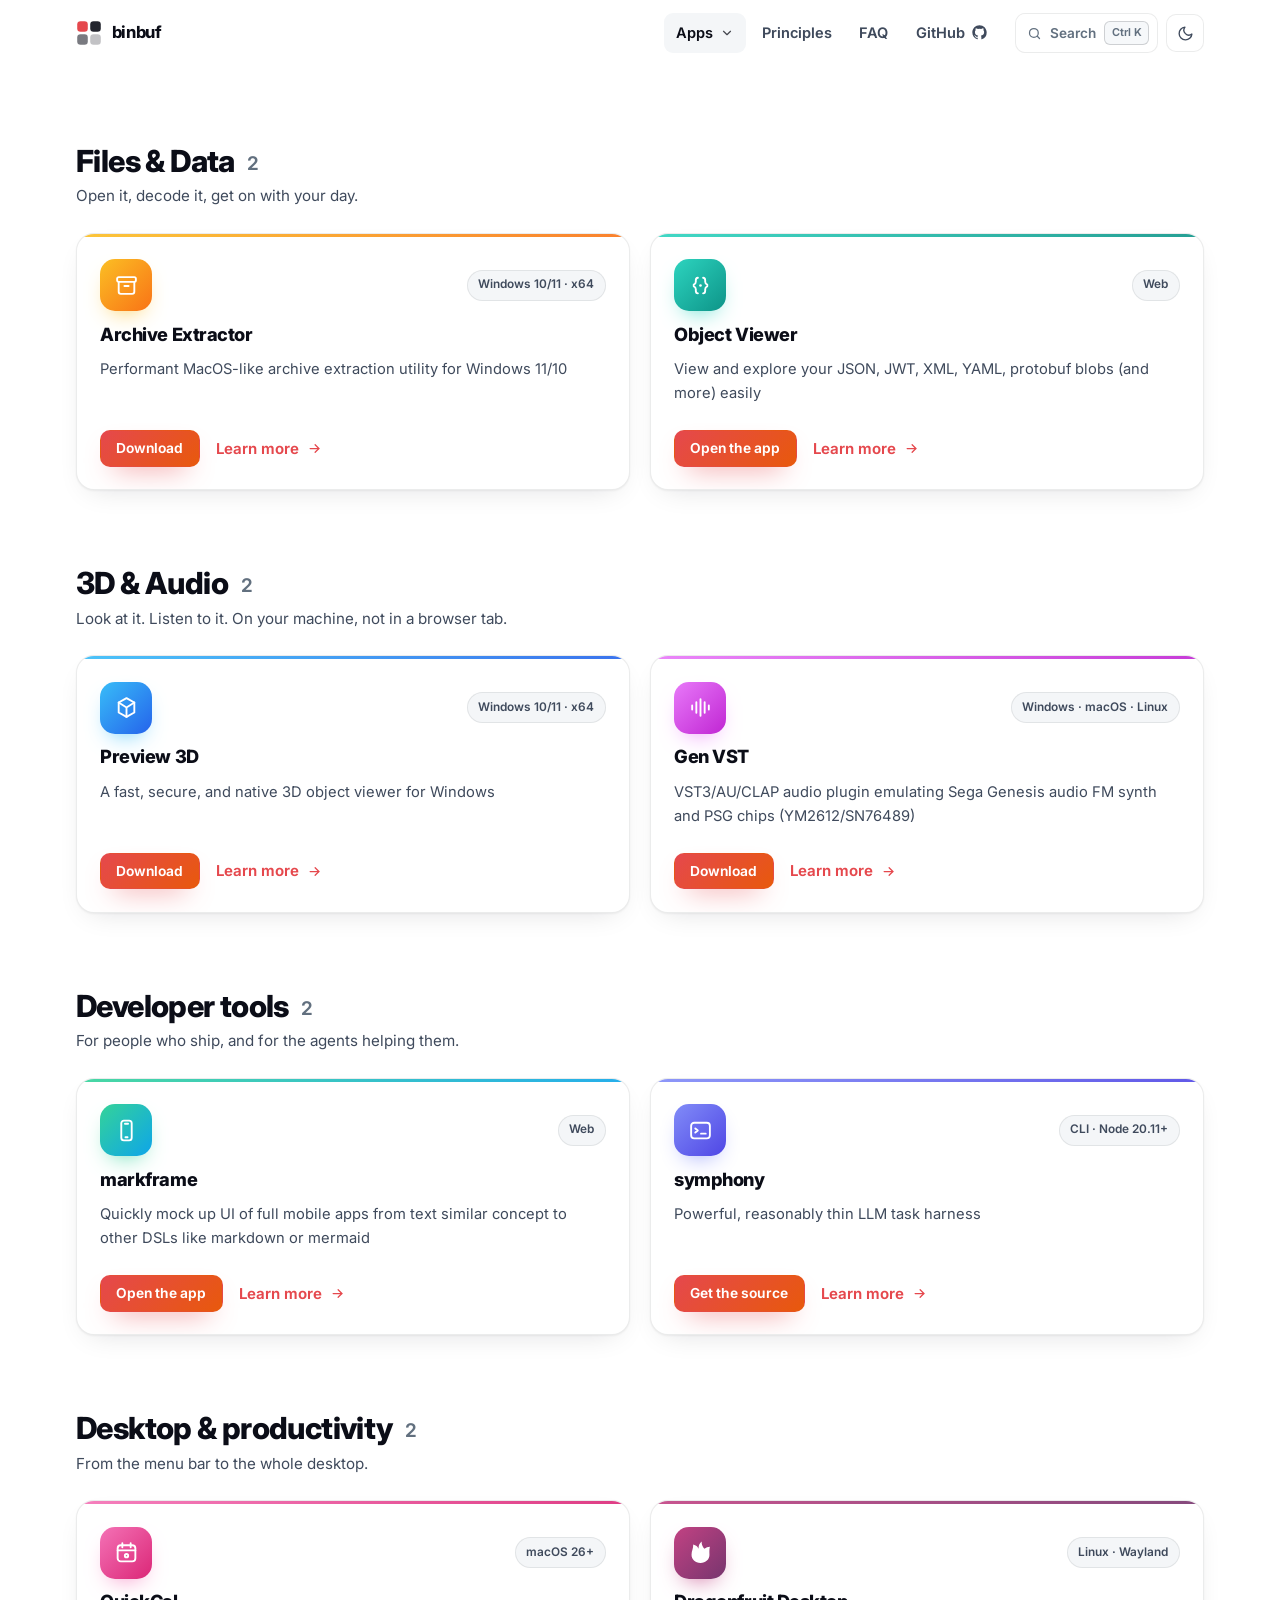
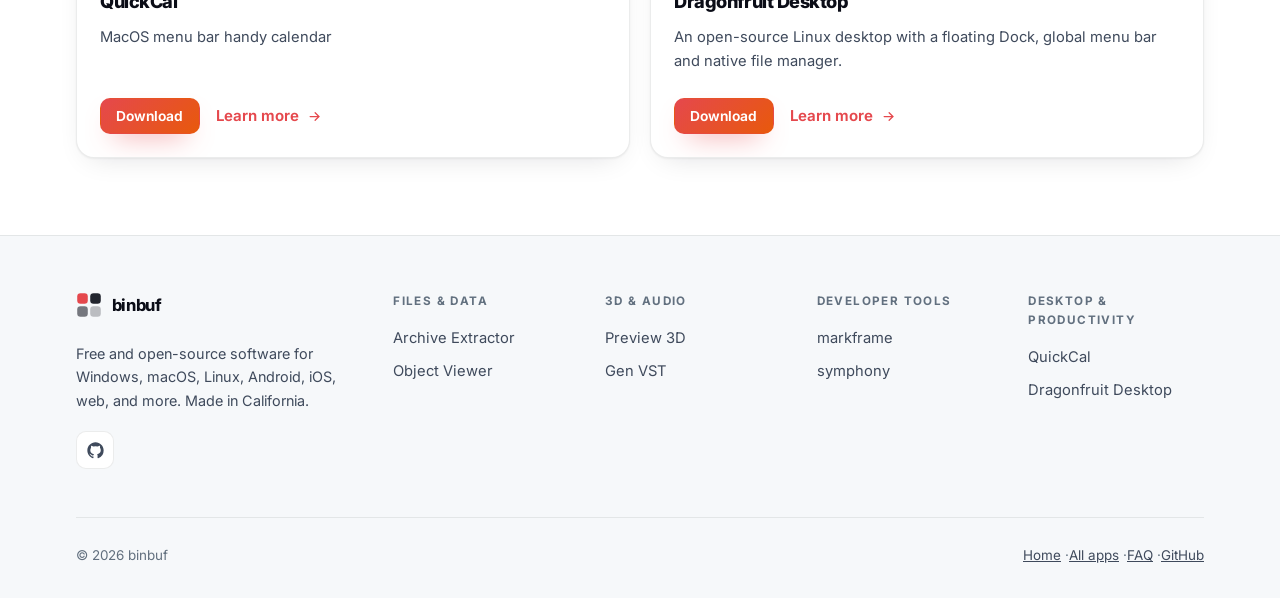
<file: apps/index.html>
<!DOCTYPE html><html lang="en" data-base="../"><head><meta charset="utf-8"><meta name="viewport" content="width=device-width, initial-scale=1"><title>All apps — binbuf&#39;s free, open-source collection</title><meta name="description" content="Browse the binbuf app catalog. Explore Dragonfruit Desktop for Linux, or find open-source tools for files, data, 3D, audio, software development and productivity."><meta name="author" content="binbuf"><meta name="robots" content="index, follow, max-image-preview:large, max-snippet:-1"><meta name="color-scheme" content="light dark"><link rel="canonical" href="https://binbuf.com/apps/"><meta property="og:type" content="website"><meta property="og:site_name" content="binbuf"><meta property="og:title" content="All apps — binbuf"><meta property="og:description" content="Browse the binbuf app catalog. Explore Dragonfruit Desktop for Linux, or find open-source tools for files, data, 3D, audio, software development and productivity."><meta property="og:url" content="https://binbuf.com/apps/"><meta property="og:image" content="https://binbuf.com/og-cover.png"><meta property="og:image:width" content="1200"><meta property="og:image:height" content="630"><meta property="og:image:alt" content="binbuf — free, open-source apps"><meta name="twitter:card" content="summary_large_image"><meta name="twitter:title" content="All apps — binbuf"><meta name="twitter:description" content="Browse the binbuf app catalog. Explore Dragonfruit Desktop for Linux, or find open-source tools for files, data, 3D, audio, software development and productivity."><meta name="twitter:image" content="https://binbuf.com/og-cover.png"><meta name="theme-color" content="#ffffff" media="(prefers-color-scheme: light)"><meta name="theme-color" content="#0a0b0e" media="(prefers-color-scheme: dark)"><link rel="apple-touch-icon" href="../apple-touch-icon.png"><link rel="manifest" href="../site.webmanifest"><link rel="me" href="https://github.com/binbuf"><link rel="icon" href="data:image/svg+xml,%3Csvg xmlns='http://www.w3.org/2000/svg' viewBox='0 0 32 32'%3E%3Crect x='1.5' y='1.5' width='13' height='13' rx='4' fill='%23e5484d'/%3E%3Crect x='17.5' y='1.5' width='13' height='13' rx='4' fill='%230b0d17'/%3E%3Crect x='1.5' y='17.5' width='13' height='13' rx='4' fill='%230b0d17' opacity='.55'/%3E%3Crect x='17.5' y='17.5' width='13' height='13' rx='4' fill='%230b0d17' opacity='.25'/%3E%3C/svg%3E"><!-- Theme before first paint: saved choice → OS preference → light --><script>
(function () {
  document.documentElement.classList.add('js');
  try {
    const saved = localStorage.getItem('binbuf-theme');
    const prefersDark = window.matchMedia('(prefers-color-scheme: dark)').matches;
    document.documentElement.setAttribute('data-theme', saved || (prefersDark ? 'dark' : 'light'));
  } catch {
    document.documentElement.setAttribute('data-theme', 'light');
  }
})();
</script><link rel="preconnect" href="https://fonts.googleapis.com"><link rel="preconnect" href="https://fonts.gstatic.com" crossorigin><link rel="preconnect" href="https://api.github.com"><link rel="stylesheet" href="https://fonts.googleapis.com/css2?family=Inter:wght@400;500;600;700;800&display=swap"><script type="application/ld+json">{"@context":"https://schema.org","@type":"CollectionPage","@id":"https://binbuf.com/apps/#collection","url":"https://binbuf.com/apps/","name":"All apps by binbuf","description":"Every binbuf app, grouped by category.","isPartOf":{"@id":"https://binbuf.com/#website"},"mainEntity":{"@type":"ItemList","numberOfItems":8,"itemListElement":[{"@type":"ListItem","position":1,"item":{"@type":"SoftwareApplication","@id":"https://binbuf.com/apps/archive-extractor.html#app","name":"Archive Extractor","url":"https://binbuf.com/apps/archive-extractor.html"}},{"@type":"ListItem","position":2,"item":{"@type":"SoftwareApplication","@id":"https://binbuf.com/apps/object-viewer.html#app","name":"Object Viewer","url":"https://binbuf.com/apps/object-viewer.html"}},{"@type":"ListItem","position":3,"item":{"@type":"SoftwareApplication","@id":"https://binbuf.com/apps/preview-3d.html#app","name":"Preview 3D","url":"https://binbuf.com/apps/preview-3d.html"}},{"@type":"ListItem","position":4,"item":{"@type":"SoftwareApplication","@id":"https://binbuf.com/apps/gen-vst.html#app","name":"Gen VST","url":"https://binbuf.com/apps/gen-vst.html"}},{"@type":"ListItem","position":5,"item":{"@type":"SoftwareApplication","@id":"https://binbuf.com/apps/markframe.html#app","name":"markframe","url":"https://binbuf.com/apps/markframe.html"}},{"@type":"ListItem","position":6,"item":{"@type":"SoftwareApplication","@id":"https://binbuf.com/apps/symphony.html#app","name":"symphony","url":"https://binbuf.com/apps/symphony.html"}},{"@type":"ListItem","position":7,"item":{"@type":"SoftwareApplication","@id":"https://binbuf.com/apps/quickcal.html#app","name":"QuickCal","url":"https://binbuf.com/apps/quickcal.html"}},{"@type":"ListItem","position":8,"item":{"@type":"SoftwareApplication","@id":"https://binbuf.com/apps/dragonfruit.html#app","name":"Dragonfruit Desktop","url":"https://binbuf.com/apps/dragonfruit.html"}}]}}</script><script type="application/json" id="binbuf-apps">[{"name":"Archive Extractor","slug":"archive-extractor","accent":"app--archive","cat":"Files & Data","tag":"One-click archive extraction for Windows","keywords":"archive extractor zip 7z rar tar gz unzip windows","icon":"<rect x=\"3\" y=\"4\" width=\"18\" height=\"4.5\" rx=\"1.5\"/><path d=\"M4.5 8.5V18a2 2 0 0 0 2 2h11a2 2 0 0 0 2-2V8.5\"/><path d=\"M10 12.5h4\"/>"},{"name":"Object Viewer","slug":"object-viewer","accent":"app--object","cat":"Files & Data","tag":"Decode JSON, JWT, YAML and more in your browser","keywords":"json jwt xml yaml msgpack cbor protobuf jwt decode viewer browser","icon":"<path d=\"M9.5 4.5C7.8 4.5 7.5 5.6 7.5 7v1.5c0 1.4-.8 2.3-2 2.7v1.6c1.2.4 2 1.3 2 2.7V17c0 1.4.3 2.5 2 2.5\"/><path d=\"M14.5 4.5c1.7 0 2 1.1 2 2.5v1.5c0 1.4.8 2.3 2 2.7v1.6c-1.2.4-2 1.3-2 2.7V17c0 1.4-.3 2.5-2 2.5\"/><circle cx=\"12\" cy=\"12\" r=\"1.25\" fill=\"currentColor\" stroke=\"none\"/>"},{"name":"Preview 3D","slug":"preview-3d","accent":"app--preview3d","cat":"3D & Audio","tag":"Native 3D model viewer for Windows","keywords":"3d model viewer gltf glb obj fbx stl ply 3mf usd usdz step windows preview","icon":"<path d=\"M12 3 4.5 7.2v9.6L12 21l7.5-4.2V7.2L12 3Z\"/><path d=\"M12 12v9M4.5 7.2 12 12l7.5-4.8\"/>"},{"name":"Gen VST","slug":"gen-vst","accent":"app--genvst","cat":"3D & Audio","tag":"Sega Genesis synth plugin for your DAW","keywords":"sega genesis ym2612 sn76489 fm synth plugin vst3 au clap dac audio music","icon":"<path d=\"M4 10v4M8 7v10M12 4v16M16 7v10M20 10v4\"/>"},{"name":"markframe","slug":"markframe","accent":"app--markframe","cat":"Developer tools","tag":"Prototype mobile UIs from plain text","keywords":"mobile ui prototype dsl ios android material mockup markframe","icon":"<rect x=\"7\" y=\"2.5\" width=\"10\" height=\"19\" rx=\"2.5\"/><path d=\"M10.5 5.5h3\"/><path d=\"M11 18.5h2\"/>"},{"name":"symphony","slug":"symphony","accent":"app--symphony","cat":"Developer tools","tag":"Run an AI coding agent through your roadmap","keywords":"ai agent claude codex cursor opencode gemini roadmap automation git","icon":"<rect x=\"3\" y=\"4.5\" width=\"18\" height=\"15\" rx=\"3\"/><path d=\"m7 10 2.4 2L7 14\"/><path d=\"M12.5 15H17\"/>"},{"name":"QuickCal","slug":"quickcal","accent":"app--quickcal","cat":"Desktop & productivity","tag":"Menu-bar calendar and clock for macOS","keywords":"calendar macos menu bar clock agenda eventkit quickcal","icon":"<rect x=\"3.5\" y=\"5\" width=\"17\" height=\"15.5\" rx=\"3\"/><path d=\"M3.5 10h17M8 3v4M16 3v4\"/><circle cx=\"12\" cy=\"15\" r=\"1.6\"/>"},{"name":"Dragonfruit Desktop","slug":"dragonfruit","accent":"app--dragonfruit","cat":"Desktop & productivity","tag":"Linux desktop environment with an interactive Wayland tour","keywords":"dragonfruit linux desktop environment wayland shell dock files compositor smithay qt quick","icon":"<path fill=\"currentColor\" stroke=\"none\" d=\"M12 22C6.8 22 3.4 18.5 3.4 14.1C3.4 10.6 5.2 8.5 5 4.4C7.6 5 9.3 6.5 10.1 8.4C10.1 5.6 11 3.1 13.1 1.5C13 4.4 14 6.8 15.7 8.4C17.4 7.2 19.1 6.6 21 6.5C20.3 9.5 20.6 11.8 20.6 14.2C20.6 18.8 17 22 12 22Z\"/>"}]</script><link rel="stylesheet" href="/_astro/Arrow._1gNA2LE.css"></head><body><a class="skip-link" href="#main">Skip to content</a><header class="site-header" id="top" data-header><div class="container site-header__inner"><a class="brand" href="../" aria-label="binbuf — home"><svg viewBox="0 0 32 32" aria-hidden="true"><rect x="1.5" y="1.5" width="13" height="13" rx="4" fill="var(--accent)"></rect><rect x="17.5" y="1.5" width="13" height="13" rx="4" fill="currentColor" opacity=".9"></rect><rect x="1.5" y="17.5" width="13" height="13" rx="4" fill="currentColor" opacity=".55"></rect><rect x="17.5" y="17.5" width="13" height="13" rx="4" fill="currentColor" opacity=".25"></rect></svg><span>binbuf</span></a><nav class="site-nav" id="site-nav" aria-label="Primary"><div class="nav-item--mega" data-mega><a class="nav-link" href="./" aria-current="page" aria-haspopup="true" aria-expanded="false" data-mega-trigger>Apps<svg viewBox="0 0 24 24" fill="none" stroke="currentColor" stroke-width="2" stroke-linecap="round" stroke-linejoin="round" aria-hidden="true"><path d="m6 9 6 6 6-6"></path></svg></a><div class="mega" role="group" aria-label="Apps by category"><div class="mega__grid"><div><p class="mega__title">Files &amp; Data</p><a class="mega__link app--archive" href="archive-extractor.html"><span class="app-icon app-icon--sm" aria-hidden="true"><svg viewBox="0 0 24 24" fill="none" stroke="currentColor" stroke-width="1.8" stroke-linecap="round" stroke-linejoin="round"><rect x="3" y="4" width="18" height="4.5" rx="1.5"/><path d="M4.5 8.5V18a2 2 0 0 0 2 2h11a2 2 0 0 0 2-2V8.5"/><path d="M10 12.5h4"/></svg></span><span><strong>Archive Extractor</strong><span>One-click extraction for Windows</span></span></a><a class="mega__link app--object" href="object-viewer.html"><span class="app-icon app-icon--sm" aria-hidden="true"><svg viewBox="0 0 24 24" fill="none" stroke="currentColor" stroke-width="1.8" stroke-linecap="round" stroke-linejoin="round"><path d="M9.5 4.5C7.8 4.5 7.5 5.6 7.5 7v1.5c0 1.4-.8 2.3-2 2.7v1.6c1.2.4 2 1.3 2 2.7V17c0 1.4.3 2.5 2 2.5"/><path d="M14.5 4.5c1.7 0 2 1.1 2 2.5v1.5c0 1.4.8 2.3 2 2.7v1.6c-1.2.4-2 1.3-2 2.7V17c0 1.4-.3 2.5-2 2.5"/><circle cx="12" cy="12" r="1.25" fill="currentColor" stroke="none"/></svg></span><span><strong>Object Viewer</strong><span>Decode JSON, JWT, YAML and more</span></span></a></div><div><p class="mega__title">3D &amp; Audio</p><a class="mega__link app--preview3d" href="preview-3d.html"><span class="app-icon app-icon--sm" aria-hidden="true"><svg viewBox="0 0 24 24" fill="none" stroke="currentColor" stroke-width="1.8" stroke-linecap="round" stroke-linejoin="round"><path d="M12 3 4.5 7.2v9.6L12 21l7.5-4.2V7.2L12 3Z"/><path d="M12 12v9M4.5 7.2 12 12l7.5-4.8"/></svg></span><span><strong>Preview 3D</strong><span>Native 3D model viewer</span></span></a><a class="mega__link app--genvst" href="gen-vst.html"><span class="app-icon app-icon--sm" aria-hidden="true"><svg viewBox="0 0 24 24" fill="none" stroke="currentColor" stroke-width="1.8" stroke-linecap="round"><path d="M4 10v4M8 7v10M12 4v16M16 7v10M20 10v4"/></svg></span><span><strong>Gen VST</strong><span>Sega Genesis synth plugin</span></span></a></div><div><p class="mega__title">Developer tools</p><a class="mega__link app--markframe" href="markframe.html"><span class="app-icon app-icon--sm" aria-hidden="true"><svg viewBox="0 0 24 24" fill="none" stroke="currentColor" stroke-width="1.8" stroke-linecap="round" stroke-linejoin="round"><rect x="7" y="2.5" width="10" height="19" rx="2.5"/><path d="M10.5 5.5h3"/><path d="M11 18.5h2"/></svg></span><span><strong>markframe</strong><span>Mobile UI from plain text</span></span></a><a class="mega__link app--symphony" href="symphony.html"><span class="app-icon app-icon--sm" aria-hidden="true"><svg viewBox="0 0 24 24" fill="none" stroke="currentColor" stroke-width="1.8" stroke-linecap="round" stroke-linejoin="round"><rect x="3" y="4.5" width="18" height="15" rx="3"/><path d="m7 10 2.4 2L7 14"/><path d="M12.5 15H17"/></svg></span><span><strong>symphony</strong><span>Agent runs, unattended</span></span></a></div><div><p class="mega__title">Desktop &amp; productivity</p><a class="mega__link app--quickcal" href="quickcal.html"><span class="app-icon app-icon--sm" aria-hidden="true"><svg viewBox="0 0 24 24" fill="none" stroke="currentColor" stroke-width="1.8" stroke-linecap="round" stroke-linejoin="round"><rect x="3.5" y="5" width="17" height="15.5" rx="3"/><path d="M3.5 10h17M8 3v4M16 3v4"/><circle cx="12" cy="15" r="1.6"/></svg></span><span><strong>QuickCal</strong><span>Menu-bar calendar for macOS</span></span></a><a class="mega__link app--dragonfruit" href="dragonfruit.html"><span class="app-icon app-icon--sm" aria-hidden="true"><svg viewBox="0 0 24 24"><path fill="currentColor" stroke="none" d="M12 22C6.8 22 3.4 18.5 3.4 14.1C3.4 10.6 5.2 8.5 5 4.4C7.6 5 9.3 6.5 10.1 8.4C10.1 5.6 11 3.1 13.1 1.5C13 4.4 14 6.8 15.7 8.4C17.4 7.2 19.1 6.6 21 6.5C20.3 9.5 20.6 11.8 20.6 14.2C20.6 18.8 17 22 12 22Z"/></svg></span><span><strong>Dragonfruit Desktop</strong><span>Wayland desktop for Linux</span></span></a></div></div><div class="mega__foot"><a class="btn btn--link" href="./">All apps <svg viewBox="0 0 24 24" fill="none" stroke="currentColor" stroke-width="2" stroke-linecap="round" stroke-linejoin="round" aria-hidden="true"><path d="M5 12h14"></path><path d="m13 6 6 6-6 6"></path></svg></a></div></div></div><a href="../#why">Principles</a><a href="../#faq">FAQ</a><a href="https://github.com/binbuf" target="_blank" rel="noopener">GitHub<svg viewBox="0 0 24 24" fill="currentColor" aria-hidden="true"><path d="M12 .5C5.65.5.5 5.65.5 12c0 5.1 3.29 9.42 7.86 10.95.58.1.79-.25.79-.56 0-.28-.01-1.02-.02-2-3.2.7-3.88-1.54-3.88-1.54-.52-1.34-1.28-1.7-1.28-1.7-1.05-.72.08-.7.08-.7 1.16.08 1.77 1.2 1.77 1.2 1.03 1.78 2.7 1.26 3.36.97.1-.75.4-1.26.73-1.55-2.55-.29-5.23-1.28-5.23-5.7 0-1.26.45-2.29 1.19-3.1-.12-.29-.52-1.47.11-3.06 0 0 .97-.31 3.18 1.18a11.1 11.1 0 0 1 5.8 0c2.2-1.5 3.17-1.18 3.17-1.18.63 1.6.23 2.77.11 3.06.74.81 1.19 1.84 1.19 3.1 0 4.43-2.69 5.4-5.25 5.69.41.36.78 1.06.78 2.14 0 1.55-.01 2.8-.01 3.18 0 .31.2.67.8.55A11.52 11.52 0 0 0 23.5 12C23.5 5.65 18.35.5 12 .5Z"></path></svg></a></nav><div class="site-header__actions"><button class="palette-trigger" type="button" data-palette-open aria-haspopup="dialog" aria-controls="palette" aria-label="Search"><svg viewBox="0 0 24 24" fill="none" stroke="currentColor" stroke-width="2" stroke-linecap="round" aria-hidden="true"><circle cx="11" cy="11" r="7"></circle><path d="m20 20-3.5-3.5"></path></svg><span class="palette-trigger__label">Search</span><kbd data-kbd aria-hidden="true">Ctrl K</kbd></button><button class="icon-btn theme-toggle" type="button" data-theme-toggle aria-label="Switch to dark mode" title="Toggle light/dark mode"><svg class="icon-sun" viewBox="0 0 24 24" fill="none" stroke="currentColor" stroke-width="1.9" stroke-linecap="round" aria-hidden="true"><circle cx="12" cy="12" r="4"></circle><path d="M12 2v2M12 20v2M4.9 4.9l1.4 1.4M17.7 17.7l1.4 1.4M2 12h2M20 12h2M4.9 19.1l1.4-1.4M17.7 6.3l1.4-1.4"></path></svg><svg class="icon-moon" viewBox="0 0 24 24" fill="none" stroke="currentColor" stroke-width="1.9" stroke-linecap="round" stroke-linejoin="round" aria-hidden="true"><path d="M21 12.8A9 9 0 1 1 11.2 3a7 7 0 0 0 9.8 9.8Z"></path></svg></button><button class="icon-btn nav-toggle" type="button" data-nav-toggle aria-controls="site-nav" aria-expanded="false" aria-label="Open menu"><svg class="icon-menu" viewBox="0 0 24 24" fill="none" stroke="currentColor" stroke-width="2" stroke-linecap="round" aria-hidden="true"><path d="M4 7h16M4 12h16M4 17h16"></path></svg><svg class="icon-close" viewBox="0 0 24 24" fill="none" stroke="currentColor" stroke-width="2" stroke-linecap="round" aria-hidden="true"><path d="m6 6 12 12M18 6 6 18"></path></svg></button></div></div></header><main id="main"><!-- ============================== CATEGORIES ============================== --><section class="section section--tight" aria-label="Apps by category"><div class="container"><div class="cat-list"><div class="cat-block reveal" id="files-data"><div class="cat-head"><div><h2 class="h3" style="font-size:clamp(1.4rem,2.6vw,1.9rem)">Files &amp; Data <span class="cat-count">2</span></h2><p>Open it, decode it, get on with your day.</p></div></div><div class="card-grid card-grid--2"><article class="card card--hover app-card app--archive"><div class="app-card__top"><span class="app-icon" aria-hidden="true"><svg viewBox="0 0 24 24" fill="none" stroke="currentColor" stroke-width="1.8" stroke-linecap="round" stroke-linejoin="round"><rect x="3" y="4" width="18" height="4.5" rx="1.5"/><path d="M4.5 8.5V18a2 2 0 0 0 2 2h11a2 2 0 0 0 2-2V8.5"/><path d="M10 12.5h4"/></svg></span><span class="chip">Windows 10/11 · x64</span></div><h3><a class="app-card__link" href="archive-extractor.html">Archive Extractor</a></h3><p class="app-card__tagline">Performant MacOS-like archive extraction utility for Windows 11/10</p><div class="app-card__links"><a class="btn btn--sm btn--primary" href="https://github.com/binbuf/archive-extractor/releases" target="_blank" rel="noopener">Download</a><a class="btn btn--link" href="archive-extractor.html">Learn more <span class="visually-hidden">about Archive Extractor</span><svg viewBox="0 0 24 24" fill="none" stroke="currentColor" stroke-width="2" stroke-linecap="round" stroke-linejoin="round" aria-hidden="true"><path d="M5 12h14"></path><path d="m13 6 6 6-6 6"></path></svg></a></div></article><article class="card card--hover app-card app--object"><div class="app-card__top"><span class="app-icon" aria-hidden="true"><svg viewBox="0 0 24 24" fill="none" stroke="currentColor" stroke-width="1.8" stroke-linecap="round" stroke-linejoin="round"><path d="M9.5 4.5C7.8 4.5 7.5 5.6 7.5 7v1.5c0 1.4-.8 2.3-2 2.7v1.6c1.2.4 2 1.3 2 2.7V17c0 1.4.3 2.5 2 2.5"/><path d="M14.5 4.5c1.7 0 2 1.1 2 2.5v1.5c0 1.4.8 2.3 2 2.7v1.6c-1.2.4-2 1.3-2 2.7V17c0 1.4-.3 2.5-2 2.5"/><circle cx="12" cy="12" r="1.25" fill="currentColor" stroke="none"/></svg></span><span class="chip">Web</span></div><h3><a class="app-card__link" href="object-viewer.html">Object Viewer</a></h3><p class="app-card__tagline">View and explore your JSON, JWT, XML, YAML, protobuf blobs (and more) easily</p><div class="app-card__links"><a class="btn btn--sm btn--primary" href="https://binbuf.github.io/object-viewer/" target="_blank" rel="noopener">Open the app</a><a class="btn btn--link" href="object-viewer.html">Learn more <span class="visually-hidden">about Object Viewer</span><svg viewBox="0 0 24 24" fill="none" stroke="currentColor" stroke-width="2" stroke-linecap="round" stroke-linejoin="round" aria-hidden="true"><path d="M5 12h14"></path><path d="m13 6 6 6-6 6"></path></svg></a></div></article></div></div><div class="cat-block reveal" id="3d-audio"><div class="cat-head"><div><h2 class="h3" style="font-size:clamp(1.4rem,2.6vw,1.9rem)">3D &amp; Audio <span class="cat-count">2</span></h2><p>Look at it. Listen to it. On your machine, not in a browser tab.</p></div></div><div class="card-grid card-grid--2"><article class="card card--hover app-card app--preview3d"><div class="app-card__top"><span class="app-icon" aria-hidden="true"><svg viewBox="0 0 24 24" fill="none" stroke="currentColor" stroke-width="1.8" stroke-linecap="round" stroke-linejoin="round"><path d="M12 3 4.5 7.2v9.6L12 21l7.5-4.2V7.2L12 3Z"/><path d="M12 12v9M4.5 7.2 12 12l7.5-4.8"/></svg></span><span class="chip">Windows 10/11 · x64</span></div><h3><a class="app-card__link" href="preview-3d.html">Preview 3D</a></h3><p class="app-card__tagline">A fast, secure, and native 3D object viewer for Windows</p><div class="app-card__links"><a class="btn btn--sm btn--primary" href="https://github.com/binbuf/preview-3d/releases/latest" target="_blank" rel="noopener">Download</a><a class="btn btn--link" href="preview-3d.html">Learn more <span class="visually-hidden">about Preview 3D</span><svg viewBox="0 0 24 24" fill="none" stroke="currentColor" stroke-width="2" stroke-linecap="round" stroke-linejoin="round" aria-hidden="true"><path d="M5 12h14"></path><path d="m13 6 6 6-6 6"></path></svg></a></div></article><article class="card card--hover app-card app--genvst"><div class="app-card__top"><span class="app-icon" aria-hidden="true"><svg viewBox="0 0 24 24" fill="none" stroke="currentColor" stroke-width="1.8" stroke-linecap="round"><path d="M4 10v4M8 7v10M12 4v16M16 7v10M20 10v4"/></svg></span><span class="chip">Windows · macOS · Linux</span></div><h3><a class="app-card__link" href="gen-vst.html">Gen VST</a></h3><p class="app-card__tagline">VST3/AU/CLAP audio plugin emulating Sega Genesis audio FM synth and PSG chips (YM2612/SN76489)</p><div class="app-card__links"><a class="btn btn--sm btn--primary" href="https://github.com/binbuf/gen-vst/releases" target="_blank" rel="noopener">Download</a><a class="btn btn--link" href="gen-vst.html">Learn more <span class="visually-hidden">about Gen VST</span><svg viewBox="0 0 24 24" fill="none" stroke="currentColor" stroke-width="2" stroke-linecap="round" stroke-linejoin="round" aria-hidden="true"><path d="M5 12h14"></path><path d="m13 6 6 6-6 6"></path></svg></a></div></article></div></div><div class="cat-block reveal" id="developer-tools"><div class="cat-head"><div><h2 class="h3" style="font-size:clamp(1.4rem,2.6vw,1.9rem)">Developer tools <span class="cat-count">2</span></h2><p>For people who ship, and for the agents helping them.</p></div></div><div class="card-grid card-grid--2"><article class="card card--hover app-card app--markframe"><div class="app-card__top"><span class="app-icon" aria-hidden="true"><svg viewBox="0 0 24 24" fill="none" stroke="currentColor" stroke-width="1.8" stroke-linecap="round" stroke-linejoin="round"><rect x="7" y="2.5" width="10" height="19" rx="2.5"/><path d="M10.5 5.5h3"/><path d="M11 18.5h2"/></svg></span><span class="chip">Web</span></div><h3><a class="app-card__link" href="markframe.html">markframe</a></h3><p class="app-card__tagline">Quickly mock up UI of full mobile apps from text similar concept to other DSLs like markdown or mermaid</p><div class="app-card__links"><a class="btn btn--sm btn--primary" href="https://binbuf.github.io/markframe/" target="_blank" rel="noopener">Open the app</a><a class="btn btn--link" href="markframe.html">Learn more <span class="visually-hidden">about markframe</span><svg viewBox="0 0 24 24" fill="none" stroke="currentColor" stroke-width="2" stroke-linecap="round" stroke-linejoin="round" aria-hidden="true"><path d="M5 12h14"></path><path d="m13 6 6 6-6 6"></path></svg></a></div></article><article class="card card--hover app-card app--symphony"><div class="app-card__top"><span class="app-icon" aria-hidden="true"><svg viewBox="0 0 24 24" fill="none" stroke="currentColor" stroke-width="1.8" stroke-linecap="round" stroke-linejoin="round"><rect x="3" y="4.5" width="18" height="15" rx="3"/><path d="m7 10 2.4 2L7 14"/><path d="M12.5 15H17"/></svg></span><span class="chip">CLI · Node 20.11+</span></div><h3><a class="app-card__link" href="symphony.html">symphony</a></h3><p class="app-card__tagline">Powerful, reasonably thin LLM task harness</p><div class="app-card__links"><a class="btn btn--sm btn--primary" href="https://github.com/binbuf/symphony" target="_blank" rel="noopener">Get the source</a><a class="btn btn--link" href="symphony.html">Learn more <span class="visually-hidden">about symphony</span><svg viewBox="0 0 24 24" fill="none" stroke="currentColor" stroke-width="2" stroke-linecap="round" stroke-linejoin="round" aria-hidden="true"><path d="M5 12h14"></path><path d="m13 6 6 6-6 6"></path></svg></a></div></article></div></div><div class="cat-block reveal" id="productivity"><div class="cat-head"><div><h2 class="h3" style="font-size:clamp(1.4rem,2.6vw,1.9rem)">Desktop &amp; productivity <span class="cat-count">2</span></h2><p>From the menu bar to the whole desktop.</p></div></div><div class="card-grid card-grid--2"><article class="card card--hover app-card app--quickcal"><div class="app-card__top"><span class="app-icon" aria-hidden="true"><svg viewBox="0 0 24 24" fill="none" stroke="currentColor" stroke-width="1.8" stroke-linecap="round" stroke-linejoin="round"><rect x="3.5" y="5" width="17" height="15.5" rx="3"/><path d="M3.5 10h17M8 3v4M16 3v4"/><circle cx="12" cy="15" r="1.6"/></svg></span><span class="chip">macOS 26+</span></div><h3><a class="app-card__link" href="quickcal.html">QuickCal</a></h3><p class="app-card__tagline">MacOS menu bar handy calendar</p><div class="app-card__links"><a class="btn btn--sm btn--primary" href="https://github.com/binbuf/QuickCal/releases" target="_blank" rel="noopener">Download</a><a class="btn btn--link" href="quickcal.html">Learn more <span class="visually-hidden">about QuickCal</span><svg viewBox="0 0 24 24" fill="none" stroke="currentColor" stroke-width="2" stroke-linecap="round" stroke-linejoin="round" aria-hidden="true"><path d="M5 12h14"></path><path d="m13 6 6 6-6 6"></path></svg></a></div></article><article class="card card--hover app-card app--dragonfruit"><div class="app-card__top"><span class="app-icon" aria-hidden="true"><svg viewBox="0 0 24 24"><path fill="currentColor" stroke="none" d="M12 22C6.8 22 3.4 18.5 3.4 14.1C3.4 10.6 5.2 8.5 5 4.4C7.6 5 9.3 6.5 10.1 8.4C10.1 5.6 11 3.1 13.1 1.5C13 4.4 14 6.8 15.7 8.4C17.4 7.2 19.1 6.6 21 6.5C20.3 9.5 20.6 11.8 20.6 14.2C20.6 18.8 17 22 12 22Z"/></svg></span><span class="chip">Linux · Wayland</span></div><h3><a class="app-card__link" href="dragonfruit.html">Dragonfruit Desktop</a></h3><p class="app-card__tagline">An open-source Linux desktop with a floating Dock, global menu bar and native file manager.</p><div class="app-card__links"><a class="btn btn--sm btn--primary" href="https://github.com/binbuf/dragonfruit/releases" target="_blank" rel="noopener">Download</a><a class="btn btn--link" href="dragonfruit.html">Learn more <span class="visually-hidden">about Dragonfruit Desktop</span><svg viewBox="0 0 24 24" fill="none" stroke="currentColor" stroke-width="2" stroke-linecap="round" stroke-linejoin="round" aria-hidden="true"><path d="M5 12h14"></path><path d="m13 6 6 6-6 6"></path></svg></a></div></article></div></div></div></div></section></main><footer class="site-footer"><div class="container"><div class="footer-grid"><div class="footer-brand"><a class="brand" href="../" aria-label="binbuf — home"><svg viewBox="0 0 32 32" aria-hidden="true"><rect x="1.5" y="1.5" width="13" height="13" rx="4" fill="var(--accent)"></rect><rect x="17.5" y="1.5" width="13" height="13" rx="4" fill="currentColor" opacity=".9"></rect><rect x="1.5" y="17.5" width="13" height="13" rx="4" fill="currentColor" opacity=".55"></rect><rect x="17.5" y="17.5" width="13" height="13" rx="4" fill="currentColor" opacity=".25"></rect></svg><span>binbuf</span></a><p>Free and open-source software for Windows, macOS, Linux, Android, iOS, web, and more. Made in California.</p><div class="footer-actions"><a class="icon-btn" href="https://github.com/binbuf" target="_blank" rel="noopener" aria-label="binbuf on GitHub"><svg viewBox="0 0 24 24" fill="currentColor" aria-hidden="true"><path d="M12 .5C5.65.5.5 5.65.5 12c0 5.1 3.29 9.42 7.86 10.95.58.1.79-.25.79-.56 0-.28-.01-1.02-.02-2-3.2.7-3.88-1.54-3.88-1.54-.52-1.34-1.28-1.7-1.28-1.7-1.05-.72.08-.7.08-.7 1.16.08 1.77 1.2 1.77 1.2 1.03 1.78 2.7 1.26 3.36.97.1-.75.4-1.26.73-1.55-2.55-.29-5.23-1.28-5.23-5.7 0-1.26.45-2.29 1.19-3.1-.12-.29-.52-1.47.11-3.06 0 0 .97-.31 3.18 1.18a11.1 11.1 0 0 1 5.8 0c2.2-1.5 3.17-1.18 3.17-1.18.63 1.6.23 2.77.11 3.06.74.81 1.19 1.84 1.19 3.1 0 4.43-2.69 5.4-5.25 5.69.41.36.78 1.06.78 2.14 0 1.55-.01 2.8-.01 3.18 0 .31.2.67.8.55A11.52 11.52 0 0 0 23.5 12C23.5 5.65 18.35.5 12 .5Z"></path></svg></a></div></div><div><p class="footer-title">Files &amp; Data</p><ul class="footer-links"><li><a href="archive-extractor.html">Archive Extractor</a></li><li><a href="object-viewer.html">Object Viewer</a></li></ul></div><div><p class="footer-title">3D &amp; Audio</p><ul class="footer-links"><li><a href="preview-3d.html">Preview 3D</a></li><li><a href="gen-vst.html">Gen VST</a></li></ul></div><div><p class="footer-title">Developer tools</p><ul class="footer-links"><li><a href="markframe.html">markframe</a></li><li><a href="symphony.html">symphony</a></li></ul></div><div><p class="footer-title">Desktop &amp; productivity</p><ul class="footer-links"><li><a href="quickcal.html">QuickCal</a></li><li><a href="dragonfruit.html">Dragonfruit Desktop</a></li></ul></div></div><div class="footer-bottom"><span>&copy; <span id="year">2026</span> binbuf</span><span><a href="../">Home</a> ·<a href="./">All apps</a> ·<a href="../#faq">FAQ</a> ·<a href="https://github.com/binbuf" target="_blank" rel="noopener">GitHub</a></span></div></div></footer><dialog class="palette" id="palette" aria-label="Search apps and pages"><div class="palette__search"><svg viewBox="0 0 24 24" fill="none" stroke="currentColor" stroke-width="2" stroke-linecap="round" aria-hidden="true"><circle cx="11" cy="11" r="7"></circle><path d="m20 20-3.5-3.5"></path></svg><input type="search" placeholder="Search apps and pages…" aria-label="Search" data-palette-input autocomplete="off" spellcheck="false"><kbd class="palette__esc">Esc</kbd></div><ul class="palette__list" data-palette-list></ul><p class="palette__empty" hidden>No matches. Try “3D”, “archive”, “synth” or “calendar”.</p><div class="palette__foot" aria-hidden="true"><span><kbd>↑</kbd><kbd>↓</kbd> navigate</span><span><kbd>↵</kbd> open</span><span><kbd>Esc</kbd> close</span></div></dialog><button class="icon-btn to-top" type="button" data-to-top aria-label="Back to top" title="Back to top"><svg viewBox="0 0 24 24" fill="none" stroke="currentColor" stroke-width="2" stroke-linecap="round" stroke-linejoin="round" aria-hidden="true"><path d="M12 19V5"></path><path d="m5 12 7-7 7 7"></path></svg></button><script type="module" src="/_astro/Base.astro_astro_type_script_index_0_lang.BTEjkhXq.js"></script></body></html>
</file>
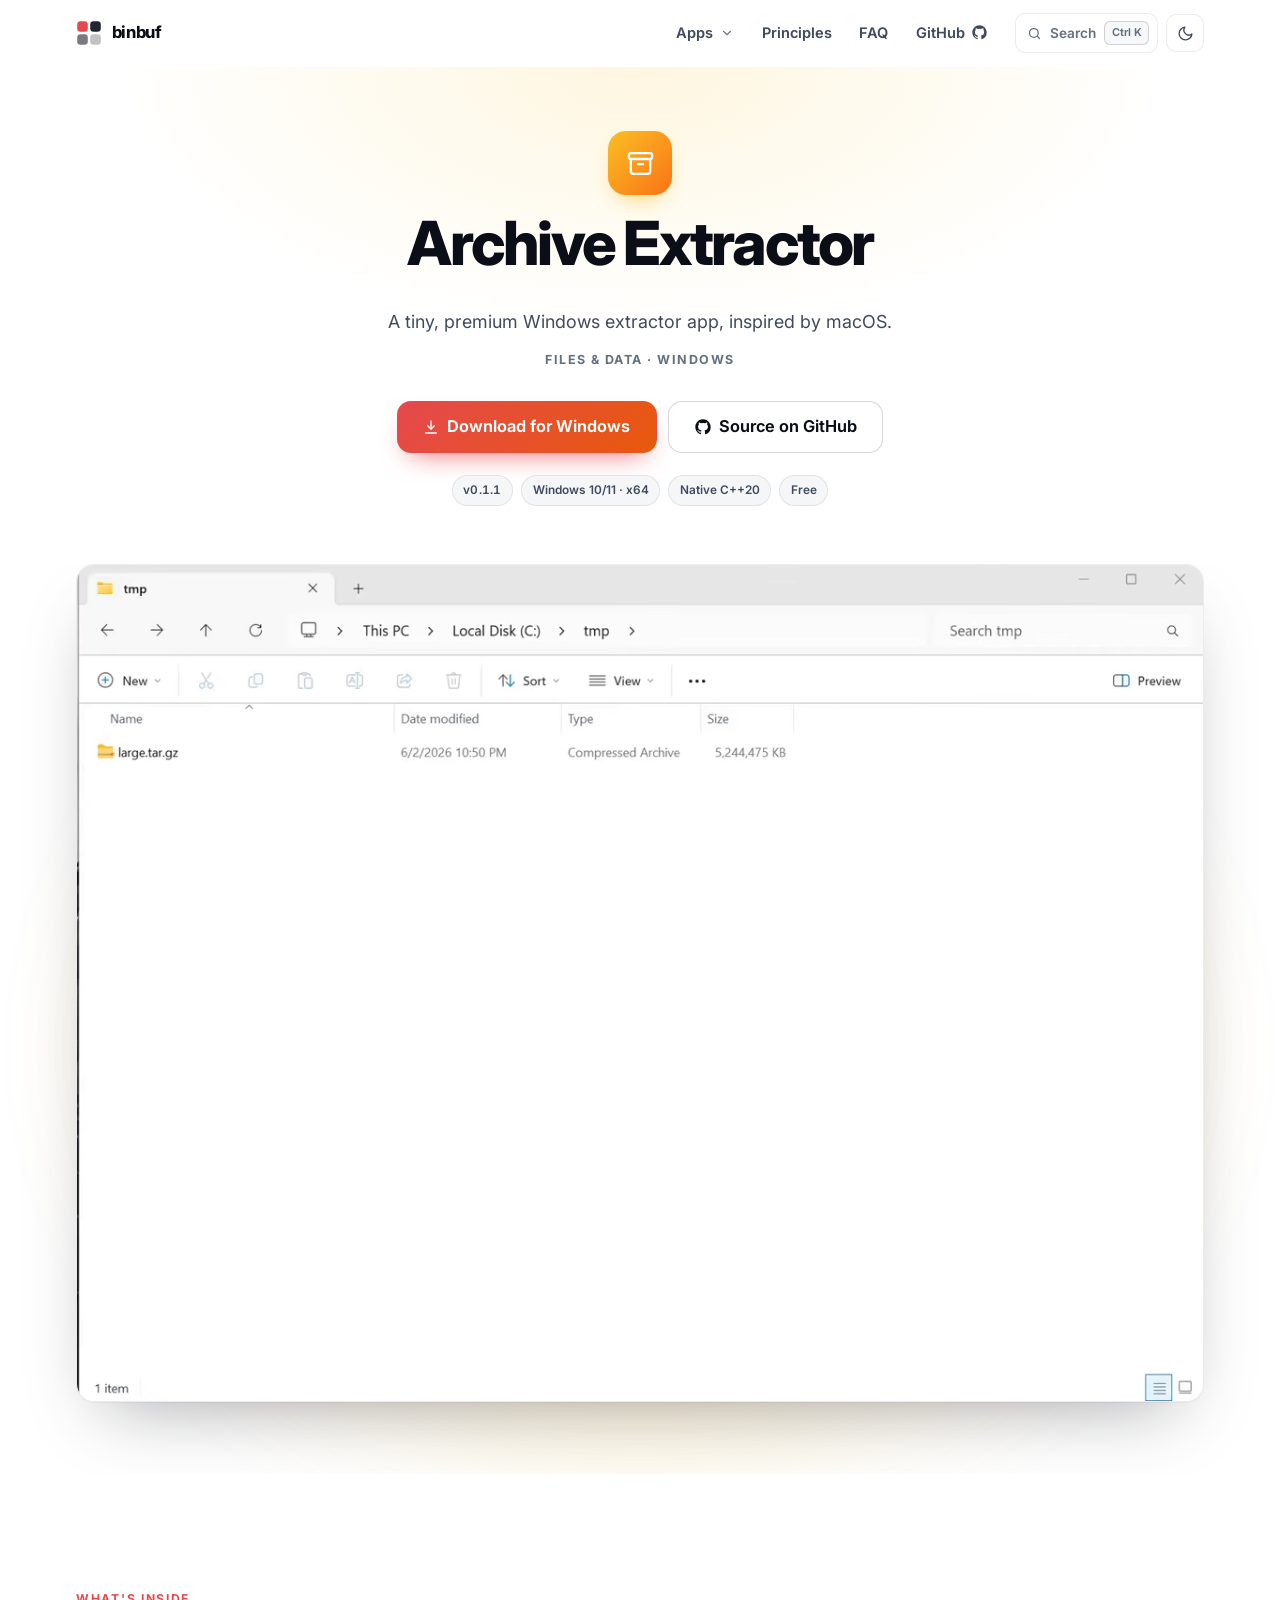
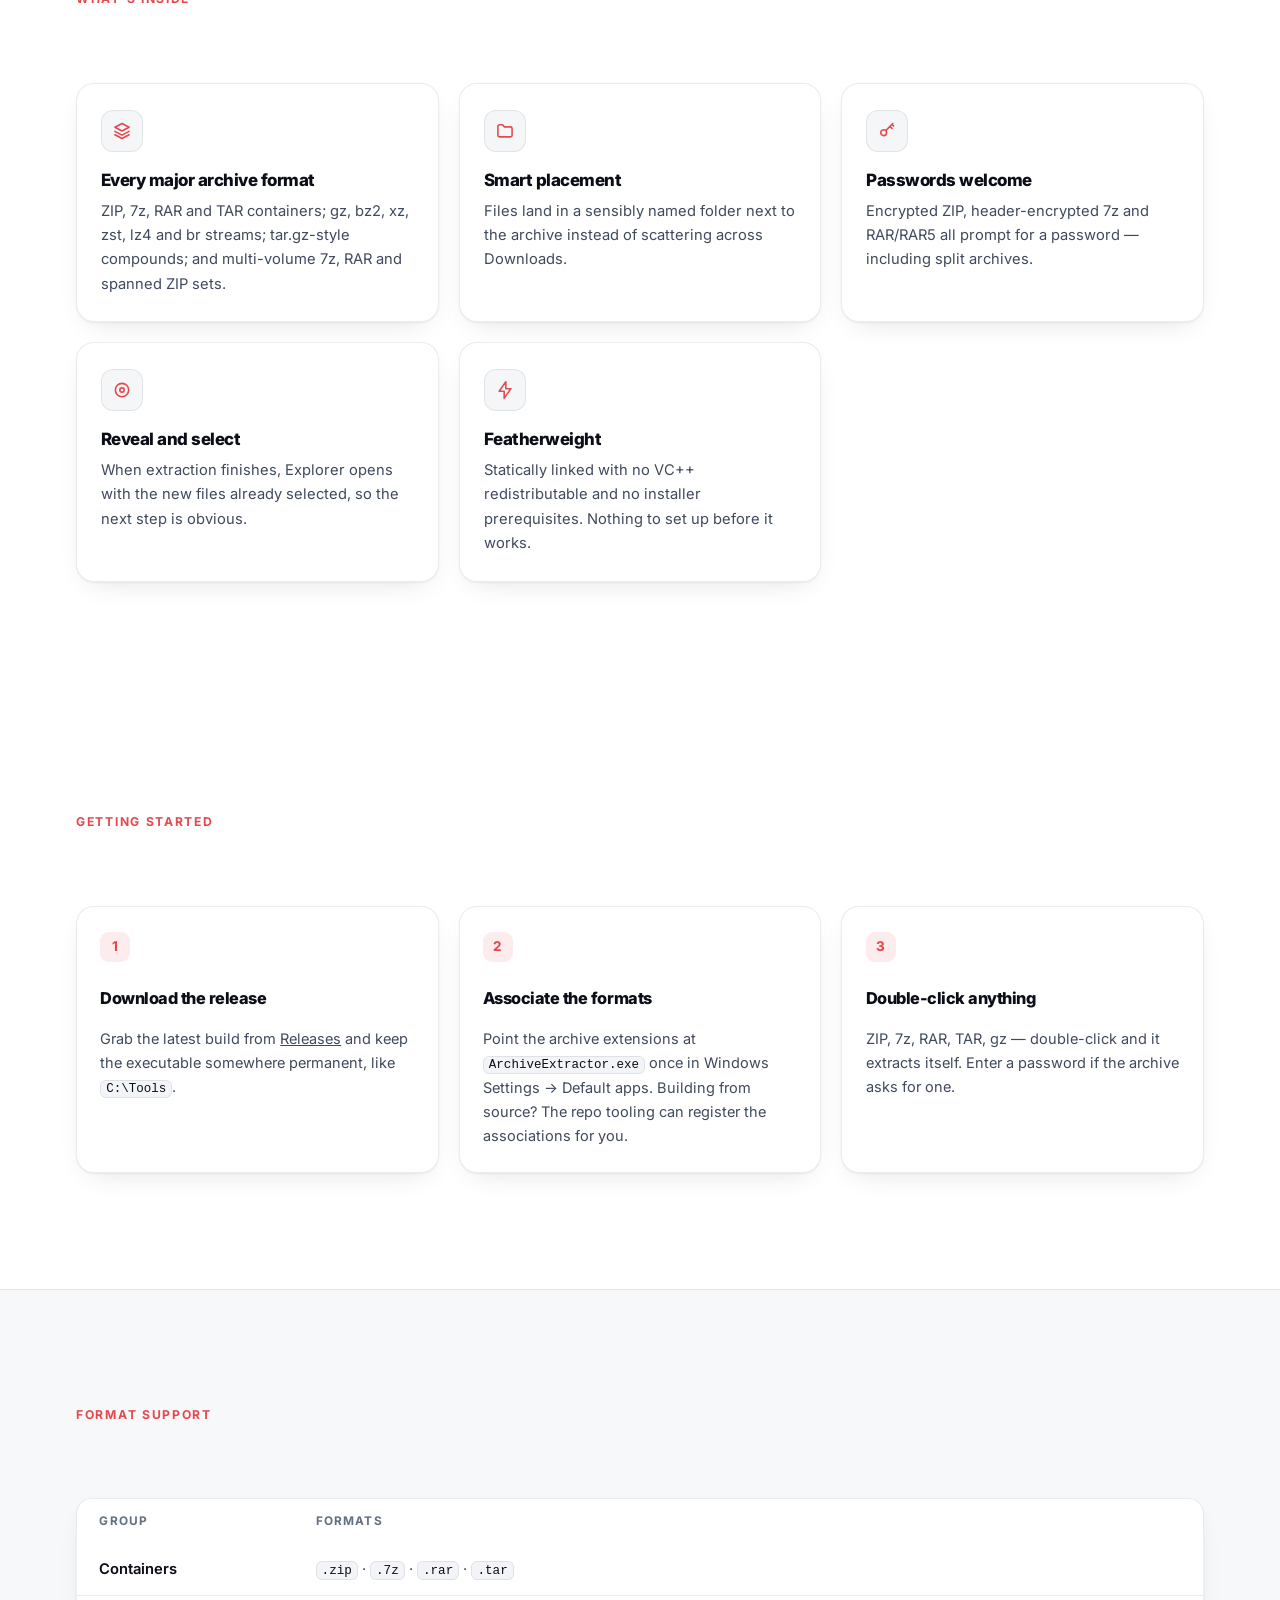
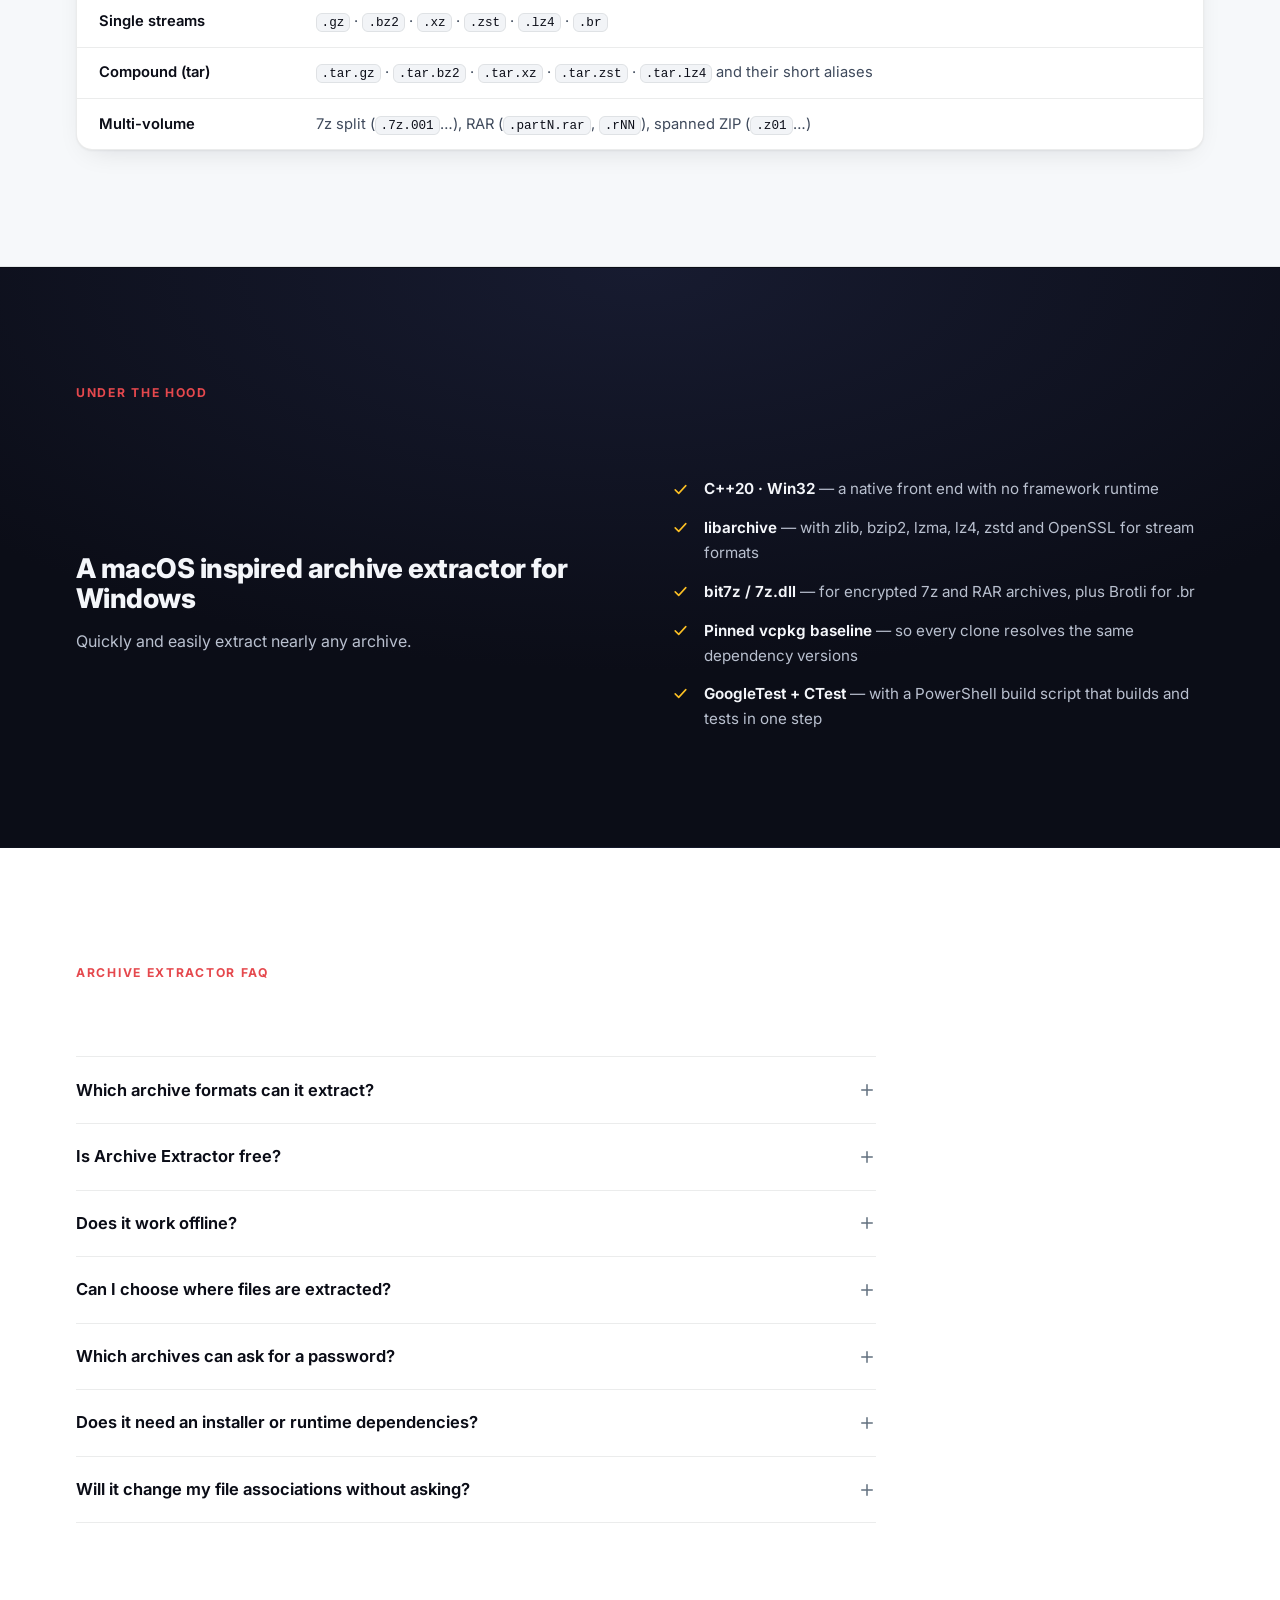
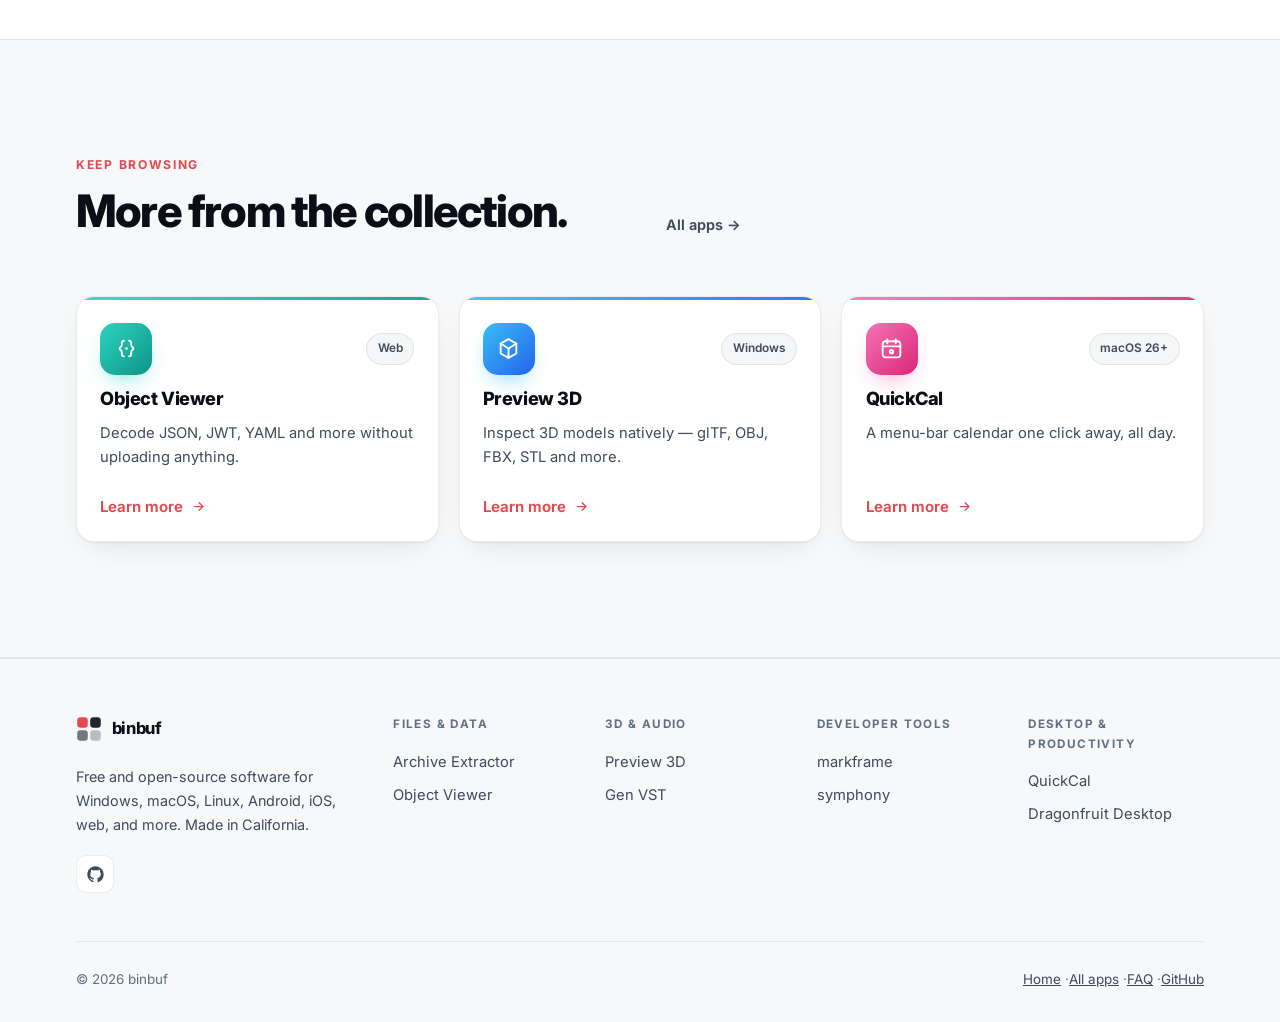
<file: apps/archive-extractor.html>
<!DOCTYPE html><html lang="en" data-base="../"><head><meta charset="utf-8"><meta name="viewport" content="width=device-width, initial-scale=1"><title>Archive Extractor — one-click ZIP, 7z and RAR extraction for Windows | binbuf</title><meta name="description" content="A tiny native Windows app that extracts ZIP, 7z, RAR, TAR and multi-volume archives in one click, with password prompts and zero runtime dependencies. Free."><meta name="author" content="binbuf"><meta name="robots" content="index, follow, max-image-preview:large, max-snippet:-1"><meta name="color-scheme" content="light dark"><link rel="canonical" href="https://binbuf.com/apps/archive-extractor.html"><meta property="og:type" content="website"><meta property="og:site_name" content="binbuf"><meta property="og:title" content="Archive Extractor — one-click extraction for Windows"><meta property="og:description" content="Double-click a ZIP, 7z, RAR or TAR and it is already extracted. Password support, multi-volume sets, zero runtime dependencies. Free."><meta property="og:url" content="https://binbuf.com/apps/archive-extractor.html"><meta property="og:image" content="https://binbuf.com/og/archive-extractor.png"><meta property="og:image:width" content="1200"><meta property="og:image:height" content="630"><meta property="og:image:alt" content="Archive Extractor extracting a ZIP archive"><meta name="twitter:card" content="summary_large_image"><meta name="twitter:title" content="Archive Extractor — one-click extraction for Windows"><meta name="twitter:description" content="Double-click a ZIP, 7z, RAR or TAR and it is already extracted. Password support, multi-volume sets, zero runtime dependencies. Free."><meta name="twitter:image" content="https://binbuf.com/og/archive-extractor.png"><meta name="theme-color" content="#ffffff" media="(prefers-color-scheme: light)"><meta name="theme-color" content="#0a0b0e" media="(prefers-color-scheme: dark)"><link rel="apple-touch-icon" href="../apple-touch-icon.png"><link rel="manifest" href="../site.webmanifest"><link rel="me" href="https://github.com/binbuf"><link rel="icon" href="data:image/svg+xml,%3Csvg xmlns='http://www.w3.org/2000/svg' viewBox='0 0 32 32'%3E%3Crect x='1.5' y='1.5' width='13' height='13' rx='4' fill='%23e5484d'/%3E%3Crect x='17.5' y='1.5' width='13' height='13' rx='4' fill='%230b0d17'/%3E%3Crect x='1.5' y='17.5' width='13' height='13' rx='4' fill='%230b0d17' opacity='.55'/%3E%3Crect x='17.5' y='17.5' width='13' height='13' rx='4' fill='%230b0d17' opacity='.25'/%3E%3C/svg%3E"><!-- Theme before first paint: saved choice → OS preference → light --><script>
(function () {
  document.documentElement.classList.add('js');
  try {
    const saved = localStorage.getItem('binbuf-theme');
    const prefersDark = window.matchMedia('(prefers-color-scheme: dark)').matches;
    document.documentElement.setAttribute('data-theme', saved || (prefersDark ? 'dark' : 'light'));
  } catch {
    document.documentElement.setAttribute('data-theme', 'light');
  }
})();
</script><link rel="preconnect" href="https://fonts.googleapis.com"><link rel="preconnect" href="https://fonts.gstatic.com" crossorigin><link rel="preconnect" href="https://api.github.com"><link rel="stylesheet" href="https://fonts.googleapis.com/css2?family=Inter:wght@400;500;600;700;800&display=swap"><script type="application/ld+json">{"@context":"https://schema.org","@graph":[{"@type":"SoftwareApplication","@id":"https://binbuf.com/apps/archive-extractor.html#app","name":"Archive Extractor","url":"https://binbuf.com/apps/archive-extractor.html","isPartOf":{"@id":"https://binbuf.com/#website"},"publisher":{"@id":"https://binbuf.com/#person"},"codeRepository":"https://github.com/binbuf/archive-extractor","downloadUrl":"https://github.com/binbuf/archive-extractor/releases","applicationCategory":"UtilitiesApplication","applicationSubCategory":"Archive extraction utility","operatingSystem":"Windows 10, Windows 11","softwareVersion":"0.1.1","programmingLanguage":"C++","screenshot":"https://binbuf.com/media/archive-extractor-1200.jpg","description":"A tiny, native Windows app that extracts ZIP, 7z, RAR, TAR and multi-volume archives in one click, with password prompts and zero runtime dependencies.","featureList":["One-click extraction after a one-time file association","Password prompts for ZIP, header-encrypted 7z and RAR/RAR5","Multi-volume 7z, RAR and spanned ZIP support","Reveal and select extracted files in Explorer","Statically linked with no VC++ redistributable"],"offers":{"@type":"Offer","price":"0","priceCurrency":"USD"}},{"@type":"BreadcrumbList","itemListElement":[{"@type":"ListItem","position":1,"name":"Home","item":"https://binbuf.com/"},{"@type":"ListItem","position":2,"name":"Apps","item":"https://binbuf.com/apps/"},{"@type":"ListItem","position":3,"name":"Archive Extractor"}]},{"@type":"FAQPage","mainEntity":[{"@type":"Question","name":"Which archive formats can it extract?","acceptedAnswer":{"@type":"Answer","text":"ZIP, 7z, RAR and TAR containers; gz, bz2, xz, zst, lz4 and br streams; tar.gz-style compounds; and multi-volume 7z, RAR and spanned ZIP sets."}},{"@type":"Question","name":"Is Archive Extractor free?","acceptedAnswer":{"@type":"Answer","text":"Yes. It is free to download and use, the full source is published on GitHub, and releases bundle no ads, no toolbars and no third-party installers."}},{"@type":"Question","name":"Does it work offline?","acceptedAnswer":{"@type":"Answer","text":"Completely. Extraction uses bundled libraries, and the app makes no network requests."}},{"@type":"Question","name":"Can I choose where files are extracted?","acceptedAnswer":{"@type":"Answer","text":"By design, no. Files are placed in a sensibly named folder next to the archive, and you can move or rename it like any other folder."}},{"@type":"Question","name":"Which archives can ask for a password?","acceptedAnswer":{"@type":"Answer","text":"Encrypted ZIP, 7z (including header-encrypted archives) and RAR/RAR5. Multi-volume sets that are encrypted also prompt."}},{"@type":"Question","name":"Does it need an installer or runtime dependencies?","acceptedAnswer":{"@type":"Answer","text":"No. It is a single statically linked executable with no VC++ redistributable and no installer prerequisites, so you can keep it anywhere on disk."}},{"@type":"Question","name":"Will it change my file associations without asking?","acceptedAnswer":{"@type":"Answer","text":"No. Associations are a one-time setup step you perform, either in Windows Settings or with the repository's build tooling for a local build. Nothing changes silently."}}]}]}</script><script type="application/json" id="binbuf-apps">[{"name":"Archive Extractor","slug":"archive-extractor","accent":"app--archive","cat":"Files & Data","tag":"One-click archive extraction for Windows","keywords":"archive extractor zip 7z rar tar gz unzip windows","icon":"<rect x=\"3\" y=\"4\" width=\"18\" height=\"4.5\" rx=\"1.5\"/><path d=\"M4.5 8.5V18a2 2 0 0 0 2 2h11a2 2 0 0 0 2-2V8.5\"/><path d=\"M10 12.5h4\"/>"},{"name":"Object Viewer","slug":"object-viewer","accent":"app--object","cat":"Files & Data","tag":"Decode JSON, JWT, YAML and more in your browser","keywords":"json jwt xml yaml msgpack cbor protobuf jwt decode viewer browser","icon":"<path d=\"M9.5 4.5C7.8 4.5 7.5 5.6 7.5 7v1.5c0 1.4-.8 2.3-2 2.7v1.6c1.2.4 2 1.3 2 2.7V17c0 1.4.3 2.5 2 2.5\"/><path d=\"M14.5 4.5c1.7 0 2 1.1 2 2.5v1.5c0 1.4.8 2.3 2 2.7v1.6c-1.2.4-2 1.3-2 2.7V17c0 1.4-.3 2.5-2 2.5\"/><circle cx=\"12\" cy=\"12\" r=\"1.25\" fill=\"currentColor\" stroke=\"none\"/>"},{"name":"Preview 3D","slug":"preview-3d","accent":"app--preview3d","cat":"3D & Audio","tag":"Native 3D model viewer for Windows","keywords":"3d model viewer gltf glb obj fbx stl ply 3mf usd usdz step windows preview","icon":"<path d=\"M12 3 4.5 7.2v9.6L12 21l7.5-4.2V7.2L12 3Z\"/><path d=\"M12 12v9M4.5 7.2 12 12l7.5-4.8\"/>"},{"name":"Gen VST","slug":"gen-vst","accent":"app--genvst","cat":"3D & Audio","tag":"Sega Genesis synth plugin for your DAW","keywords":"sega genesis ym2612 sn76489 fm synth plugin vst3 au clap dac audio music","icon":"<path d=\"M4 10v4M8 7v10M12 4v16M16 7v10M20 10v4\"/>"},{"name":"markframe","slug":"markframe","accent":"app--markframe","cat":"Developer tools","tag":"Prototype mobile UIs from plain text","keywords":"mobile ui prototype dsl ios android material mockup markframe","icon":"<rect x=\"7\" y=\"2.5\" width=\"10\" height=\"19\" rx=\"2.5\"/><path d=\"M10.5 5.5h3\"/><path d=\"M11 18.5h2\"/>"},{"name":"symphony","slug":"symphony","accent":"app--symphony","cat":"Developer tools","tag":"Run an AI coding agent through your roadmap","keywords":"ai agent claude codex cursor opencode gemini roadmap automation git","icon":"<rect x=\"3\" y=\"4.5\" width=\"18\" height=\"15\" rx=\"3\"/><path d=\"m7 10 2.4 2L7 14\"/><path d=\"M12.5 15H17\"/>"},{"name":"QuickCal","slug":"quickcal","accent":"app--quickcal","cat":"Desktop & productivity","tag":"Menu-bar calendar and clock for macOS","keywords":"calendar macos menu bar clock agenda eventkit quickcal","icon":"<rect x=\"3.5\" y=\"5\" width=\"17\" height=\"15.5\" rx=\"3\"/><path d=\"M3.5 10h17M8 3v4M16 3v4\"/><circle cx=\"12\" cy=\"15\" r=\"1.6\"/>"},{"name":"Dragonfruit Desktop","slug":"dragonfruit","accent":"app--dragonfruit","cat":"Desktop & productivity","tag":"Linux desktop environment with an interactive Wayland tour","keywords":"dragonfruit linux desktop environment wayland shell dock files compositor smithay qt quick","icon":"<path fill=\"currentColor\" stroke=\"none\" d=\"M12 22C6.8 22 3.4 18.5 3.4 14.1C3.4 10.6 5.2 8.5 5 4.4C7.6 5 9.3 6.5 10.1 8.4C10.1 5.6 11 3.1 13.1 1.5C13 4.4 14 6.8 15.7 8.4C17.4 7.2 19.1 6.6 21 6.5C20.3 9.5 20.6 11.8 20.6 14.2C20.6 18.8 17 22 12 22Z\"/>"}]</script><link rel="stylesheet" href="/_astro/Arrow._1gNA2LE.css"></head><body class="app--archive"><a class="skip-link" href="#main">Skip to content</a><header class="site-header" id="top" data-header><div class="container site-header__inner"><a class="brand" href="../" aria-label="binbuf — home"><svg viewBox="0 0 32 32" aria-hidden="true"><rect x="1.5" y="1.5" width="13" height="13" rx="4" fill="var(--accent)"></rect><rect x="17.5" y="1.5" width="13" height="13" rx="4" fill="currentColor" opacity=".9"></rect><rect x="1.5" y="17.5" width="13" height="13" rx="4" fill="currentColor" opacity=".55"></rect><rect x="17.5" y="17.5" width="13" height="13" rx="4" fill="currentColor" opacity=".25"></rect></svg><span>binbuf</span></a><nav class="site-nav" id="site-nav" aria-label="Primary"><div class="nav-item--mega" data-mega><a class="nav-link" href="./" aria-haspopup="true" aria-expanded="false" data-mega-trigger>Apps<svg viewBox="0 0 24 24" fill="none" stroke="currentColor" stroke-width="2" stroke-linecap="round" stroke-linejoin="round" aria-hidden="true"><path d="m6 9 6 6 6-6"></path></svg></a><div class="mega" role="group" aria-label="Apps by category"><div class="mega__grid"><div><p class="mega__title">Files &amp; Data</p><a class="mega__link app--archive" href="archive-extractor.html"><span class="app-icon app-icon--sm" aria-hidden="true"><svg viewBox="0 0 24 24" fill="none" stroke="currentColor" stroke-width="1.8" stroke-linecap="round" stroke-linejoin="round"><rect x="3" y="4" width="18" height="4.5" rx="1.5"/><path d="M4.5 8.5V18a2 2 0 0 0 2 2h11a2 2 0 0 0 2-2V8.5"/><path d="M10 12.5h4"/></svg></span><span><strong>Archive Extractor</strong><span>One-click extraction for Windows</span></span></a><a class="mega__link app--object" href="object-viewer.html"><span class="app-icon app-icon--sm" aria-hidden="true"><svg viewBox="0 0 24 24" fill="none" stroke="currentColor" stroke-width="1.8" stroke-linecap="round" stroke-linejoin="round"><path d="M9.5 4.5C7.8 4.5 7.5 5.6 7.5 7v1.5c0 1.4-.8 2.3-2 2.7v1.6c1.2.4 2 1.3 2 2.7V17c0 1.4.3 2.5 2 2.5"/><path d="M14.5 4.5c1.7 0 2 1.1 2 2.5v1.5c0 1.4.8 2.3 2 2.7v1.6c-1.2.4-2 1.3-2 2.7V17c0 1.4-.3 2.5-2 2.5"/><circle cx="12" cy="12" r="1.25" fill="currentColor" stroke="none"/></svg></span><span><strong>Object Viewer</strong><span>Decode JSON, JWT, YAML and more</span></span></a></div><div><p class="mega__title">3D &amp; Audio</p><a class="mega__link app--preview3d" href="preview-3d.html"><span class="app-icon app-icon--sm" aria-hidden="true"><svg viewBox="0 0 24 24" fill="none" stroke="currentColor" stroke-width="1.8" stroke-linecap="round" stroke-linejoin="round"><path d="M12 3 4.5 7.2v9.6L12 21l7.5-4.2V7.2L12 3Z"/><path d="M12 12v9M4.5 7.2 12 12l7.5-4.8"/></svg></span><span><strong>Preview 3D</strong><span>Native 3D model viewer</span></span></a><a class="mega__link app--genvst" href="gen-vst.html"><span class="app-icon app-icon--sm" aria-hidden="true"><svg viewBox="0 0 24 24" fill="none" stroke="currentColor" stroke-width="1.8" stroke-linecap="round"><path d="M4 10v4M8 7v10M12 4v16M16 7v10M20 10v4"/></svg></span><span><strong>Gen VST</strong><span>Sega Genesis synth plugin</span></span></a></div><div><p class="mega__title">Developer tools</p><a class="mega__link app--markframe" href="markframe.html"><span class="app-icon app-icon--sm" aria-hidden="true"><svg viewBox="0 0 24 24" fill="none" stroke="currentColor" stroke-width="1.8" stroke-linecap="round" stroke-linejoin="round"><rect x="7" y="2.5" width="10" height="19" rx="2.5"/><path d="M10.5 5.5h3"/><path d="M11 18.5h2"/></svg></span><span><strong>markframe</strong><span>Mobile UI from plain text</span></span></a><a class="mega__link app--symphony" href="symphony.html"><span class="app-icon app-icon--sm" aria-hidden="true"><svg viewBox="0 0 24 24" fill="none" stroke="currentColor" stroke-width="1.8" stroke-linecap="round" stroke-linejoin="round"><rect x="3" y="4.5" width="18" height="15" rx="3"/><path d="m7 10 2.4 2L7 14"/><path d="M12.5 15H17"/></svg></span><span><strong>symphony</strong><span>Agent runs, unattended</span></span></a></div><div><p class="mega__title">Desktop &amp; productivity</p><a class="mega__link app--quickcal" href="quickcal.html"><span class="app-icon app-icon--sm" aria-hidden="true"><svg viewBox="0 0 24 24" fill="none" stroke="currentColor" stroke-width="1.8" stroke-linecap="round" stroke-linejoin="round"><rect x="3.5" y="5" width="17" height="15.5" rx="3"/><path d="M3.5 10h17M8 3v4M16 3v4"/><circle cx="12" cy="15" r="1.6"/></svg></span><span><strong>QuickCal</strong><span>Menu-bar calendar for macOS</span></span></a><a class="mega__link app--dragonfruit" href="dragonfruit.html"><span class="app-icon app-icon--sm" aria-hidden="true"><svg viewBox="0 0 24 24"><path fill="currentColor" stroke="none" d="M12 22C6.8 22 3.4 18.5 3.4 14.1C3.4 10.6 5.2 8.5 5 4.4C7.6 5 9.3 6.5 10.1 8.4C10.1 5.6 11 3.1 13.1 1.5C13 4.4 14 6.8 15.7 8.4C17.4 7.2 19.1 6.6 21 6.5C20.3 9.5 20.6 11.8 20.6 14.2C20.6 18.8 17 22 12 22Z"/></svg></span><span><strong>Dragonfruit Desktop</strong><span>Wayland desktop for Linux</span></span></a></div></div><div class="mega__foot"><a class="btn btn--link" href="./">All apps <svg viewBox="0 0 24 24" fill="none" stroke="currentColor" stroke-width="2" stroke-linecap="round" stroke-linejoin="round" aria-hidden="true"><path d="M5 12h14"></path><path d="m13 6 6 6-6 6"></path></svg></a></div></div></div><a href="../#why">Principles</a><a href="../#faq">FAQ</a><a href="https://github.com/binbuf" target="_blank" rel="noopener">GitHub<svg viewBox="0 0 24 24" fill="currentColor" aria-hidden="true"><path d="M12 .5C5.65.5.5 5.65.5 12c0 5.1 3.29 9.42 7.86 10.95.58.1.79-.25.79-.56 0-.28-.01-1.02-.02-2-3.2.7-3.88-1.54-3.88-1.54-.52-1.34-1.28-1.7-1.28-1.7-1.05-.72.08-.7.08-.7 1.16.08 1.77 1.2 1.77 1.2 1.03 1.78 2.7 1.26 3.36.97.1-.75.4-1.26.73-1.55-2.55-.29-5.23-1.28-5.23-5.7 0-1.26.45-2.29 1.19-3.1-.12-.29-.52-1.47.11-3.06 0 0 .97-.31 3.18 1.18a11.1 11.1 0 0 1 5.8 0c2.2-1.5 3.17-1.18 3.17-1.18.63 1.6.23 2.77.11 3.06.74.81 1.19 1.84 1.19 3.1 0 4.43-2.69 5.4-5.25 5.69.41.36.78 1.06.78 2.14 0 1.55-.01 2.8-.01 3.18 0 .31.2.67.8.55A11.52 11.52 0 0 0 23.5 12C23.5 5.65 18.35.5 12 .5Z"></path></svg></a></nav><div class="site-header__actions"><button class="palette-trigger" type="button" data-palette-open aria-haspopup="dialog" aria-controls="palette" aria-label="Search"><svg viewBox="0 0 24 24" fill="none" stroke="currentColor" stroke-width="2" stroke-linecap="round" aria-hidden="true"><circle cx="11" cy="11" r="7"></circle><path d="m20 20-3.5-3.5"></path></svg><span class="palette-trigger__label">Search</span><kbd data-kbd aria-hidden="true">Ctrl K</kbd></button><button class="icon-btn theme-toggle" type="button" data-theme-toggle aria-label="Switch to dark mode" title="Toggle light/dark mode"><svg class="icon-sun" viewBox="0 0 24 24" fill="none" stroke="currentColor" stroke-width="1.9" stroke-linecap="round" aria-hidden="true"><circle cx="12" cy="12" r="4"></circle><path d="M12 2v2M12 20v2M4.9 4.9l1.4 1.4M17.7 17.7l1.4 1.4M2 12h2M20 12h2M4.9 19.1l1.4-1.4M17.7 6.3l1.4-1.4"></path></svg><svg class="icon-moon" viewBox="0 0 24 24" fill="none" stroke="currentColor" stroke-width="1.9" stroke-linecap="round" stroke-linejoin="round" aria-hidden="true"><path d="M21 12.8A9 9 0 1 1 11.2 3a7 7 0 0 0 9.8 9.8Z"></path></svg></button><button class="icon-btn nav-toggle" type="button" data-nav-toggle aria-controls="site-nav" aria-expanded="false" aria-label="Open menu"><svg class="icon-menu" viewBox="0 0 24 24" fill="none" stroke="currentColor" stroke-width="2" stroke-linecap="round" aria-hidden="true"><path d="M4 7h16M4 12h16M4 17h16"></path></svg><svg class="icon-close" viewBox="0 0 24 24" fill="none" stroke="currentColor" stroke-width="2" stroke-linecap="round" aria-hidden="true"><path d="m6 6 12 12M18 6 6 18"></path></svg></button></div></div></header><section class="app-hero app-hero--stacked" aria-labelledby="app-title">
    <div class="container">
      <div class="app-hero__copy">
          <div class="app-hero__head">
            <span class="app-icon app-icon--lg" aria-hidden="true"><svg viewBox="0 0 24 24" fill="none" stroke="currentColor" stroke-width="1.8" stroke-linecap="round" stroke-linejoin="round"><rect x="3" y="4" width="18" height="4.5" rx="1.5"/><path d="M4.5 8.5V18a2 2 0 0 0 2 2h11a2 2 0 0 0 2-2V8.5"/><path d="M10 12.5h4"/></svg></span>
            <div>
              <h1 id="app-title">Archive Extractor</h1>
            </div>
          </div>

          <p class="app-hero__sub">A tiny, premium Windows extractor app, inspired by macOS.</p>

          <p class="app-hero__cat">Files & Data · Windows</p>

          <div class="app-hero__actions">
            <a class="btn btn--primary btn--lg" href="https://github.com/binbuf/archive-extractor/releases">
              <svg viewBox="0 0 24 24" fill="none" stroke="currentColor" stroke-width="2" stroke-linecap="round" stroke-linejoin="round" aria-hidden="true"><path d="M12 3v12"/><path d="m7 10 5 5 5-5"/><path d="M4 21h16"/></svg>
              Download for Windows
            </a>
            <a class="btn btn--ghost btn--lg" href="https://github.com/binbuf/archive-extractor" target="_blank" rel="noopener">
              <svg viewBox="0 0 24 24" fill="currentColor" aria-hidden="true"><path d="M12 .5C5.65.5.5 5.65.5 12c0 5.1 3.29 9.42 7.86 10.95.58.1.79-.25.79-.56 0-.28-.01-1.02-.02-2-3.2.7-3.88-1.54-3.88-1.54-.52-1.34-1.28-1.7-1.28-1.7-1.05-.72.08-.7.08-.7 1.16.08 1.77 1.2 1.77 1.2 1.03 1.78 2.7 1.26 3.36.97.1-.75.4-1.26.73-1.55-2.55-.29-5.23-1.28-5.23-5.7 0-1.26.45-2.29 1.19-3.1-.12-.29-.52-1.47.11-3.06 0 0 .97-.31 3.18 1.18a11.1 11.1 0 0 1 5.8 0c2.2-1.5 3.17-1.18 3.17-1.18.63 1.6.23 2.77.11 3.06.74.81 1.19 1.84 1.19 3.1 0 4.43-2.69 5.4-5.25 5.69.41.36.78 1.06.78 2.14 0 1.55-.01 2.8-.01 3.18 0 .31.2.67.8.55A11.52 11.52 0 0 0 23.5 12C23.5 5.65 18.35.5 12 .5Z"/></svg>
              Source on GitHub
            </a>
          </div>

          <div class="app-hero__meta">
            <span class="chip chip--ver" data-release="binbuf/archive-extractor" title="Latest release">v0.1.1</span>
            <span class="chip">Windows 10/11 · x64</span>
            <span class="chip">Native C++20</span>
            <span class="chip">Free</span>
          </div>

          
        </div>
    </div>
  </section>

  <br />

  <!-- ============================== PRODUCT PREVIEW ============================== -->
  <section class="app-stage" aria-label="Archive Extractor preview">
    <div class="container">
      <figure class="app-hero__media">
          <video class="app-hero__shot" width="1200" height="890" poster="../media/archive-extractor-1200.jpg" autoplay loop muted playsinline preload="metadata" aria-label="Archive Extractor for Windows extracting a ZIP archive and revealing the extracted files in Explorer">
            <source src="../media/archive-extractor.webm" type="video/webm">
            <source src="../media/archive-extractor.mp4" type="video/mp4">
          </video>
        </figure>
    </div>
  </section>

  <section class="section" aria-labelledby="features-title">
    <div class="container">
      <header class="section-head reveal">
        <div>
          <p class="eyebrow">What's inside</p>
      </header>

      <div class="card-grid card-grid--3">
        <article class="card feature-card reveal">
          <span class="icon-tile" aria-hidden="true"><svg viewBox="0 0 24 24" fill="none" stroke="currentColor" stroke-width="1.9" stroke-linecap="round" stroke-linejoin="round" aria-hidden="true"><path d="M12 3 3.5 7.5 12 12l8.5-4.5z"/><path d="m3.5 12.5 8.5 4.5 8.5-4.5"/><path d="m3.5 16.5 8.5 4.5 8.5-4.5"/></svg></span>
          <h3>Every major archive format</h3>
          <p>ZIP, 7z, RAR and TAR containers; gz, bz2, xz, zst, lz4 and br streams; tar.gz-style compounds; and multi-volume 7z, RAR and spanned ZIP sets.</p>
        </article>

        <article class="card feature-card reveal">
          <span class="icon-tile" aria-hidden="true"><svg viewBox="0 0 24 24" fill="none" stroke="currentColor" stroke-width="1.9" stroke-linecap="round" stroke-linejoin="round" aria-hidden="true"><path d="M3.5 6.5A2 2 0 0 1 5.5 4.5h3.6l2 2.5h7.4a2 2 0 0 1 2 2v8a2 2 0 0 1-2 2h-13a2 2 0 0 1-2-2z"/></svg></span>
          <h3>Smart placement</h3>
          <p>Files land in a sensibly named folder next to the archive instead of scattering across Downloads.</p>
        </article>

        <article class="card feature-card reveal">
          <span class="icon-tile" aria-hidden="true"><svg viewBox="0 0 24 24" fill="none" stroke="currentColor" stroke-width="1.9" stroke-linecap="round" stroke-linejoin="round" aria-hidden="true"><circle cx="8" cy="14" r="3.5"/><path d="m10.8 11.2 8.2-8.2M15.5 6.5 18 9M18 4l2 2"/></svg></span>
          <h3>Passwords welcome</h3>
          <p>Encrypted ZIP, header-encrypted 7z and RAR/RAR5 all prompt for a password — including split archives.</p>
        </article>

        <article class="card feature-card reveal">
          <span class="icon-tile" aria-hidden="true"><svg viewBox="0 0 24 24" fill="none" stroke="currentColor" stroke-width="1.9" stroke-linecap="round" stroke-linejoin="round" aria-hidden="true"><circle cx="12" cy="12" r="8"/><circle cx="12" cy="12" r="2.6"/></svg></span>
          <h3>Reveal and select</h3>
          <p>When extraction finishes, Explorer opens with the new files already selected, so the next step is obvious.</p>
        </article>

        <article class="card feature-card reveal">
          <span class="icon-tile" aria-hidden="true"><svg viewBox="0 0 24 24" fill="none" stroke="currentColor" stroke-width="1.9" stroke-linecap="round" stroke-linejoin="round" aria-hidden="true"><path d="M13 2 5 13.5h6L11 22l8-11.5h-6z"/></svg></span>
          <h3>Featherweight</h3>
          <p>Statically linked with no VC++ redistributable and no installer prerequisites. Nothing to set up before it works.</p>
        </article>

        </div>
    </div>
  </section>

  <section class="section" aria-labelledby="start-title">
    <div class="container">
      <header class="section-head reveal">
        <div>
          <p class="eyebrow">Getting started</p>
        </div>
      </header>

      <div class="steps">
        <article class="card step reveal">
          <span class="step__num">1</span>
          <h3>Download the release</h3>
          <p>Grab the latest build from <a href="https://github.com/binbuf/archive-extractor/releases" target="_blank" rel="noopener">Releases</a> and keep the executable somewhere permanent, like <code class="code-inline">C:\Tools</code>.</p>
        </article>
        <article class="card step reveal">
          <span class="step__num">2</span>
          <h3>Associate the formats</h3>
          <p>Point the archive extensions at <code class="code-inline">ArchiveExtractor.exe</code> once in Windows Settings → Default apps. Building from source? The repo tooling can register the associations for you.</p>
        </article>
        <article class="card step reveal">
          <span class="step__num">3</span>
          <h3>Double-click anything</h3>
          <p>ZIP, 7z, RAR, TAR, gz — double-click and it extracts itself. Enter a password if the archive asks for one.</p>
        </article>
      </div>
      
    </div>
  </section>

  <section class="section section--soft" aria-labelledby="formats-title">
    <div class="container">
      <header class="section-head reveal">
        <div>
          <p class="eyebrow">Format support</p>
        </div>
      </header>

      <div class="table-wrap reveal">
        <table class="spec-table">
          <thead>
            <tr><th scope="col">Group</th><th scope="col">Formats</th></tr>
          </thead>
          <tbody>
            <tr><td>Containers</td><td><code class="code-inline">.zip</code> · <code class="code-inline">.7z</code> · <code class="code-inline">.rar</code> · <code class="code-inline">.tar</code></td></tr>
            <tr><td>Single streams</td><td><code class="code-inline">.gz</code> · <code class="code-inline">.bz2</code> · <code class="code-inline">.xz</code> · <code class="code-inline">.zst</code> · <code class="code-inline">.lz4</code> · <code class="code-inline">.br</code></td></tr>
            <tr><td>Compound (tar)</td><td><code class="code-inline">.tar.gz</code> · <code class="code-inline">.tar.bz2</code> · <code class="code-inline">.tar.xz</code> · <code class="code-inline">.tar.zst</code> · <code class="code-inline">.tar.lz4</code> and their short aliases</td></tr>
            <tr><td>Multi-volume</td><td>7z split (<code class="code-inline">.7z.001</code>…), RAR (<code class="code-inline">.partN.rar</code>, <code class="code-inline">.rNN</code>), spanned ZIP (<code class="code-inline">.z01</code>…)</td></tr>
          </tbody>
        </table>
      </div>
    </div>
  </section>

  <section class="section band--ink" aria-labelledby="hood-title">
    <div class="container">
      <header class="section-head reveal">
        <div>
          <p class="eyebrow">Under the hood</p>
        </div>
      </header>

      <div class="feature-row">
        <div class="feature-row__copy reveal">
          <h3 class="h3">A macOS inspired archive extractor for Windows</h3>
          <p>Quickly and easily extract nearly any archive.</p>
        </div>
        <ul class="feature-list reveal">
          <li>
            <svg viewBox="0 0 24 24" fill="none" stroke="currentColor" stroke-width="2.2" stroke-linecap="round" stroke-linejoin="round" aria-hidden="true"><path d="m4.5 12.5 5 5 10-11"/></svg>
            <span><strong>C++20 · Win32</strong> — a native front end with no framework runtime</span>
          </li>
          <li>
            <svg viewBox="0 0 24 24" fill="none" stroke="currentColor" stroke-width="2.2" stroke-linecap="round" stroke-linejoin="round" aria-hidden="true"><path d="m4.5 12.5 5 5 10-11"/></svg>
            <span><strong>libarchive</strong> — with zlib, bzip2, lzma, lz4, zstd and OpenSSL for stream formats</span>
          </li>
          <li>
            <svg viewBox="0 0 24 24" fill="none" stroke="currentColor" stroke-width="2.2" stroke-linecap="round" stroke-linejoin="round" aria-hidden="true"><path d="m4.5 12.5 5 5 10-11"/></svg>
            <span><strong>bit7z / 7z.dll</strong> — for encrypted 7z and RAR archives, plus Brotli for .br</span>
          </li>
          <li>
            <svg viewBox="0 0 24 24" fill="none" stroke="currentColor" stroke-width="2.2" stroke-linecap="round" stroke-linejoin="round" aria-hidden="true"><path d="m4.5 12.5 5 5 10-11"/></svg>
            <span><strong>Pinned vcpkg baseline</strong> — so every clone resolves the same dependency versions</span>
          </li>
          <li>
            <svg viewBox="0 0 24 24" fill="none" stroke="currentColor" stroke-width="2.2" stroke-linecap="round" stroke-linejoin="round" aria-hidden="true"><path d="m4.5 12.5 5 5 10-11"/></svg>
            <span><strong>GoogleTest + CTest</strong> — with a PowerShell build script that builds and tests in one step</span>
          </li>
        </ul>
      </div>
      
    </div>
  </section>

  <section class="section" aria-labelledby="faq-title">
    <div class="container">
      <header class="section-head reveal">
        <div>
          <p class="eyebrow">Archive Extractor FAQ</p>
        </div>
      </header>

      <div class="faq reveal">
        <details class="faq__item">
          <summary>
            Which archive formats can it extract?
            <svg viewBox="0 0 24 24" fill="none" stroke="currentColor" stroke-width="2" stroke-linecap="round" aria-hidden="true"><path d="M12 5v14M5 12h14"/></svg>
          </summary>
          <p>ZIP, 7z, RAR and TAR containers; gz, bz2, xz, zst, lz4 and br streams; tar.gz-style compounds; and multi-volume 7z, RAR and spanned ZIP sets.</p>
        </details>

        <details class="faq__item">
          <summary>
            Is Archive Extractor free?
            <svg viewBox="0 0 24 24" fill="none" stroke="currentColor" stroke-width="2" stroke-linecap="round" aria-hidden="true"><path d="M12 5v14M5 12h14"/></svg>
          </summary>
          <p>Yes. It is free to download and use, the full source is published on GitHub, and releases bundle no ads, no toolbars and no third-party installers.</p>
        </details>

        <details class="faq__item">
          <summary>
            Does it work offline?
            <svg viewBox="0 0 24 24" fill="none" stroke="currentColor" stroke-width="2" stroke-linecap="round" aria-hidden="true"><path d="M12 5v14M5 12h14"/></svg>
          </summary>
          <p>Completely. Extraction uses bundled libraries, and the app makes no network requests.</p>
        </details>

        <details class="faq__item">
          <summary>
            Can I choose where files are extracted?
            <svg viewBox="0 0 24 24" fill="none" stroke="currentColor" stroke-width="2" stroke-linecap="round" aria-hidden="true"><path d="M12 5v14M5 12h14"/></svg>
          </summary>
          <p>By design, no. Files are placed in a sensibly named folder next to the archive, and you can move or rename it like any other folder.</p>
        </details>

        <details class="faq__item">
          <summary>
            Which archives can ask for a password?
            <svg viewBox="0 0 24 24" fill="none" stroke="currentColor" stroke-width="2" stroke-linecap="round" aria-hidden="true"><path d="M12 5v14M5 12h14"/></svg>
          </summary>
          <p>Encrypted ZIP, 7z (including header-encrypted archives) and RAR/RAR5. Multi-volume sets that are encrypted also prompt.</p>
        </details>

        <details class="faq__item">
          <summary>
            Does it need an installer or runtime dependencies?
            <svg viewBox="0 0 24 24" fill="none" stroke="currentColor" stroke-width="2" stroke-linecap="round" aria-hidden="true"><path d="M12 5v14M5 12h14"/></svg>
          </summary>
          <p>No. It is a single statically linked executable with no VC++ redistributable and no installer prerequisites, so you can keep it anywhere on disk.</p>
        </details>

        <details class="faq__item">
          <summary>
            Will it change my file associations without asking?
            <svg viewBox="0 0 24 24" fill="none" stroke="currentColor" stroke-width="2" stroke-linecap="round" aria-hidden="true"><path d="M12 5v14M5 12h14"/></svg>
          </summary>
          <p>No. Associations are a one-time setup step you perform, either in Windows Settings or with the repository’s build tooling for a local build. Nothing changes silently.</p>
        </details>
      </div>
    </div>
  </section>

  <section class="section section--soft" aria-labelledby="more-title"><div class="container"><header class="section-head reveal"><div><p class="eyebrow">Keep browsing</p><h2 class="h2" id="more-title">More from the collection.</h2></div><a class="cat-link" href="./">All apps →</a></header><div class="related"><article class="card card--hover app-card app--object reveal"><div class="app-card__top"><span class="app-icon" aria-hidden="true"><svg viewBox="0 0 24 24" fill="none" stroke="currentColor" stroke-width="1.8" stroke-linecap="round" stroke-linejoin="round"><path d="M9.5 4.5C7.8 4.5 7.5 5.6 7.5 7v1.5c0 1.4-.8 2.3-2 2.7v1.6c1.2.4 2 1.3 2 2.7V17c0 1.4.3 2.5 2 2.5"/><path d="M14.5 4.5c1.7 0 2 1.1 2 2.5v1.5c0 1.4.8 2.3 2 2.7v1.6c-1.2.4-2 1.3-2 2.7V17c0 1.4-.3 2.5-2 2.5"/><circle cx="12" cy="12" r="1.25" fill="currentColor" stroke="none"/></svg></span><span class="chip">Web</span></div><h3><a class="app-card__link" href="object-viewer.html">Object Viewer</a></h3><p class="app-card__tagline">Decode JSON, JWT, YAML and more without uploading anything.</p><div class="app-card__links"><a class="btn btn--link" href="object-viewer.html">Learn more <span class="visually-hidden">about Object Viewer</span><svg viewBox="0 0 24 24" fill="none" stroke="currentColor" stroke-width="2" stroke-linecap="round" stroke-linejoin="round" aria-hidden="true"><path d="M5 12h14"></path><path d="m13 6 6 6-6 6"></path></svg></a></div></article><article class="card card--hover app-card app--preview3d reveal"><div class="app-card__top"><span class="app-icon" aria-hidden="true"><svg viewBox="0 0 24 24" fill="none" stroke="currentColor" stroke-width="1.8" stroke-linecap="round" stroke-linejoin="round"><path d="M12 3 4.5 7.2v9.6L12 21l7.5-4.2V7.2L12 3Z"/><path d="M12 12v9M4.5 7.2 12 12l7.5-4.8"/></svg></span><span class="chip">Windows</span></div><h3><a class="app-card__link" href="preview-3d.html">Preview 3D</a></h3><p class="app-card__tagline">Inspect 3D models natively — glTF, OBJ, FBX, STL and more.</p><div class="app-card__links"><a class="btn btn--link" href="preview-3d.html">Learn more <span class="visually-hidden">about Preview 3D</span><svg viewBox="0 0 24 24" fill="none" stroke="currentColor" stroke-width="2" stroke-linecap="round" stroke-linejoin="round" aria-hidden="true"><path d="M5 12h14"></path><path d="m13 6 6 6-6 6"></path></svg></a></div></article><article class="card card--hover app-card app--quickcal reveal"><div class="app-card__top"><span class="app-icon" aria-hidden="true"><svg viewBox="0 0 24 24" fill="none" stroke="currentColor" stroke-width="1.8" stroke-linecap="round" stroke-linejoin="round"><rect x="3.5" y="5" width="17" height="15.5" rx="3"/><path d="M3.5 10h17M8 3v4M16 3v4"/><circle cx="12" cy="15" r="1.6"/></svg></span><span class="chip">macOS 26+</span></div><h3><a class="app-card__link" href="quickcal.html">QuickCal</a></h3><p class="app-card__tagline">A menu-bar calendar one click away, all day.</p><div class="app-card__links"><a class="btn btn--link" href="quickcal.html">Learn more <span class="visually-hidden">about QuickCal</span><svg viewBox="0 0 24 24" fill="none" stroke="currentColor" stroke-width="2" stroke-linecap="round" stroke-linejoin="round" aria-hidden="true"><path d="M5 12h14"></path><path d="m13 6 6 6-6 6"></path></svg></a></div></article></div></div></section>

<footer class="site-footer"><div class="container"><div class="footer-grid"><div class="footer-brand"><a class="brand" href="../" aria-label="binbuf — home"><svg viewBox="0 0 32 32" aria-hidden="true"><rect x="1.5" y="1.5" width="13" height="13" rx="4" fill="var(--accent)"></rect><rect x="17.5" y="1.5" width="13" height="13" rx="4" fill="currentColor" opacity=".9"></rect><rect x="1.5" y="17.5" width="13" height="13" rx="4" fill="currentColor" opacity=".55"></rect><rect x="17.5" y="17.5" width="13" height="13" rx="4" fill="currentColor" opacity=".25"></rect></svg><span>binbuf</span></a><p>Free and open-source software for Windows, macOS, Linux, Android, iOS, web, and more. Made in California.</p><div class="footer-actions"><a class="icon-btn" href="https://github.com/binbuf" target="_blank" rel="noopener" aria-label="binbuf on GitHub"><svg viewBox="0 0 24 24" fill="currentColor" aria-hidden="true"><path d="M12 .5C5.65.5.5 5.65.5 12c0 5.1 3.29 9.42 7.86 10.95.58.1.79-.25.79-.56 0-.28-.01-1.02-.02-2-3.2.7-3.88-1.54-3.88-1.54-.52-1.34-1.28-1.7-1.28-1.7-1.05-.72.08-.7.08-.7 1.16.08 1.77 1.2 1.77 1.2 1.03 1.78 2.7 1.26 3.36.97.1-.75.4-1.26.73-1.55-2.55-.29-5.23-1.28-5.23-5.7 0-1.26.45-2.29 1.19-3.1-.12-.29-.52-1.47.11-3.06 0 0 .97-.31 3.18 1.18a11.1 11.1 0 0 1 5.8 0c2.2-1.5 3.17-1.18 3.17-1.18.63 1.6.23 2.77.11 3.06.74.81 1.19 1.84 1.19 3.1 0 4.43-2.69 5.4-5.25 5.69.41.36.78 1.06.78 2.14 0 1.55-.01 2.8-.01 3.18 0 .31.2.67.8.55A11.52 11.52 0 0 0 23.5 12C23.5 5.65 18.35.5 12 .5Z"></path></svg></a></div></div><div><p class="footer-title">Files &amp; Data</p><ul class="footer-links"><li><a href="archive-extractor.html">Archive Extractor</a></li><li><a href="object-viewer.html">Object Viewer</a></li></ul></div><div><p class="footer-title">3D &amp; Audio</p><ul class="footer-links"><li><a href="preview-3d.html">Preview 3D</a></li><li><a href="gen-vst.html">Gen VST</a></li></ul></div><div><p class="footer-title">Developer tools</p><ul class="footer-links"><li><a href="markframe.html">markframe</a></li><li><a href="symphony.html">symphony</a></li></ul></div><div><p class="footer-title">Desktop &amp; productivity</p><ul class="footer-links"><li><a href="quickcal.html">QuickCal</a></li><li><a href="dragonfruit.html">Dragonfruit Desktop</a></li></ul></div></div><div class="footer-bottom"><span>&copy; <span id="year">2026</span> binbuf</span><span><a href="../">Home</a> ·<a href="./">All apps</a> ·<a href="../#faq">FAQ</a> ·<a href="https://github.com/binbuf" target="_blank" rel="noopener">GitHub</a></span></div></div></footer><dialog class="palette" id="palette" aria-label="Search apps and pages"><div class="palette__search"><svg viewBox="0 0 24 24" fill="none" stroke="currentColor" stroke-width="2" stroke-linecap="round" aria-hidden="true"><circle cx="11" cy="11" r="7"></circle><path d="m20 20-3.5-3.5"></path></svg><input type="search" placeholder="Search apps and pages…" aria-label="Search" data-palette-input autocomplete="off" spellcheck="false"><kbd class="palette__esc">Esc</kbd></div><ul class="palette__list" data-palette-list></ul><p class="palette__empty" hidden>No matches. Try “3D”, “archive”, “synth” or “calendar”.</p><div class="palette__foot" aria-hidden="true"><span><kbd>↑</kbd><kbd>↓</kbd> navigate</span><span><kbd>↵</kbd> open</span><span><kbd>Esc</kbd> close</span></div></dialog><button class="icon-btn to-top" type="button" data-to-top aria-label="Back to top" title="Back to top"><svg viewBox="0 0 24 24" fill="none" stroke="currentColor" stroke-width="2" stroke-linecap="round" stroke-linejoin="round" aria-hidden="true"><path d="M12 19V5"></path><path d="m5 12 7-7 7 7"></path></svg></button><script type="module" src="/_astro/Base.astro_astro_type_script_index_0_lang.BTEjkhXq.js"></script></body></html>
</file>
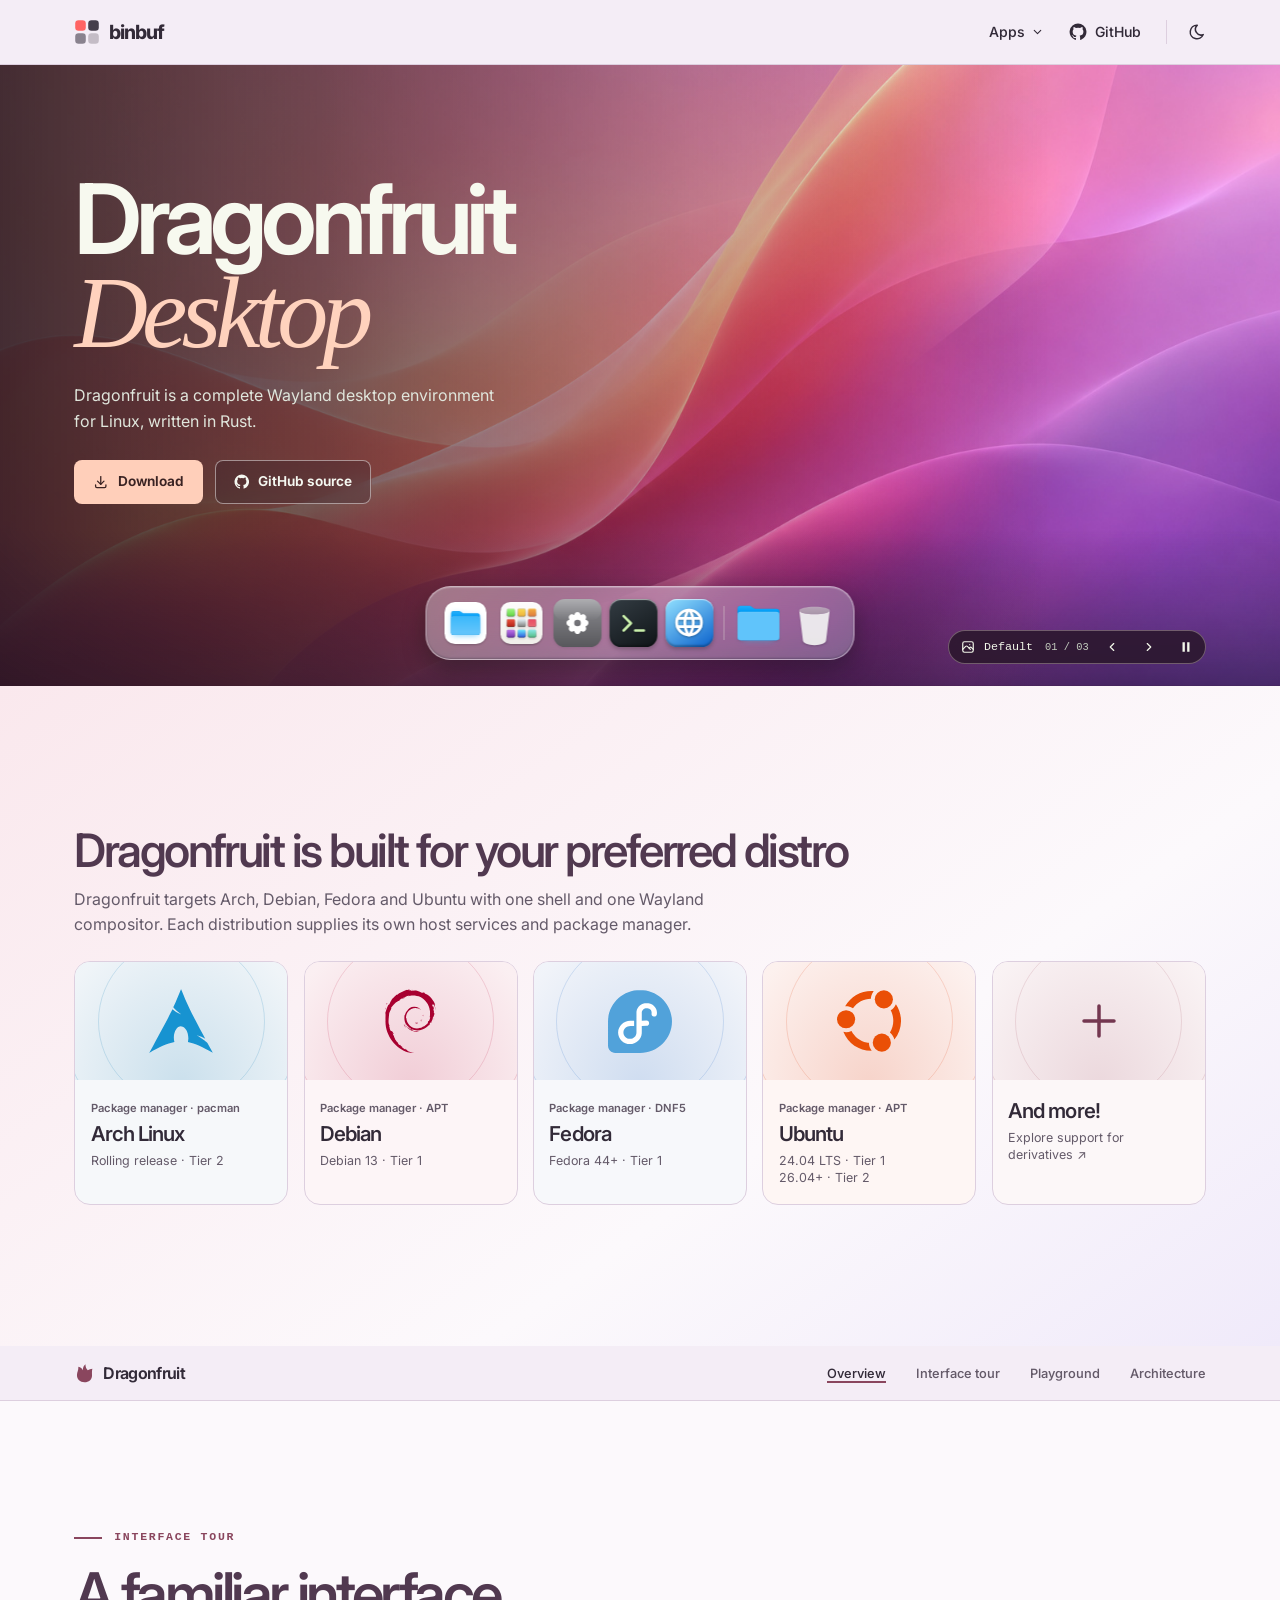
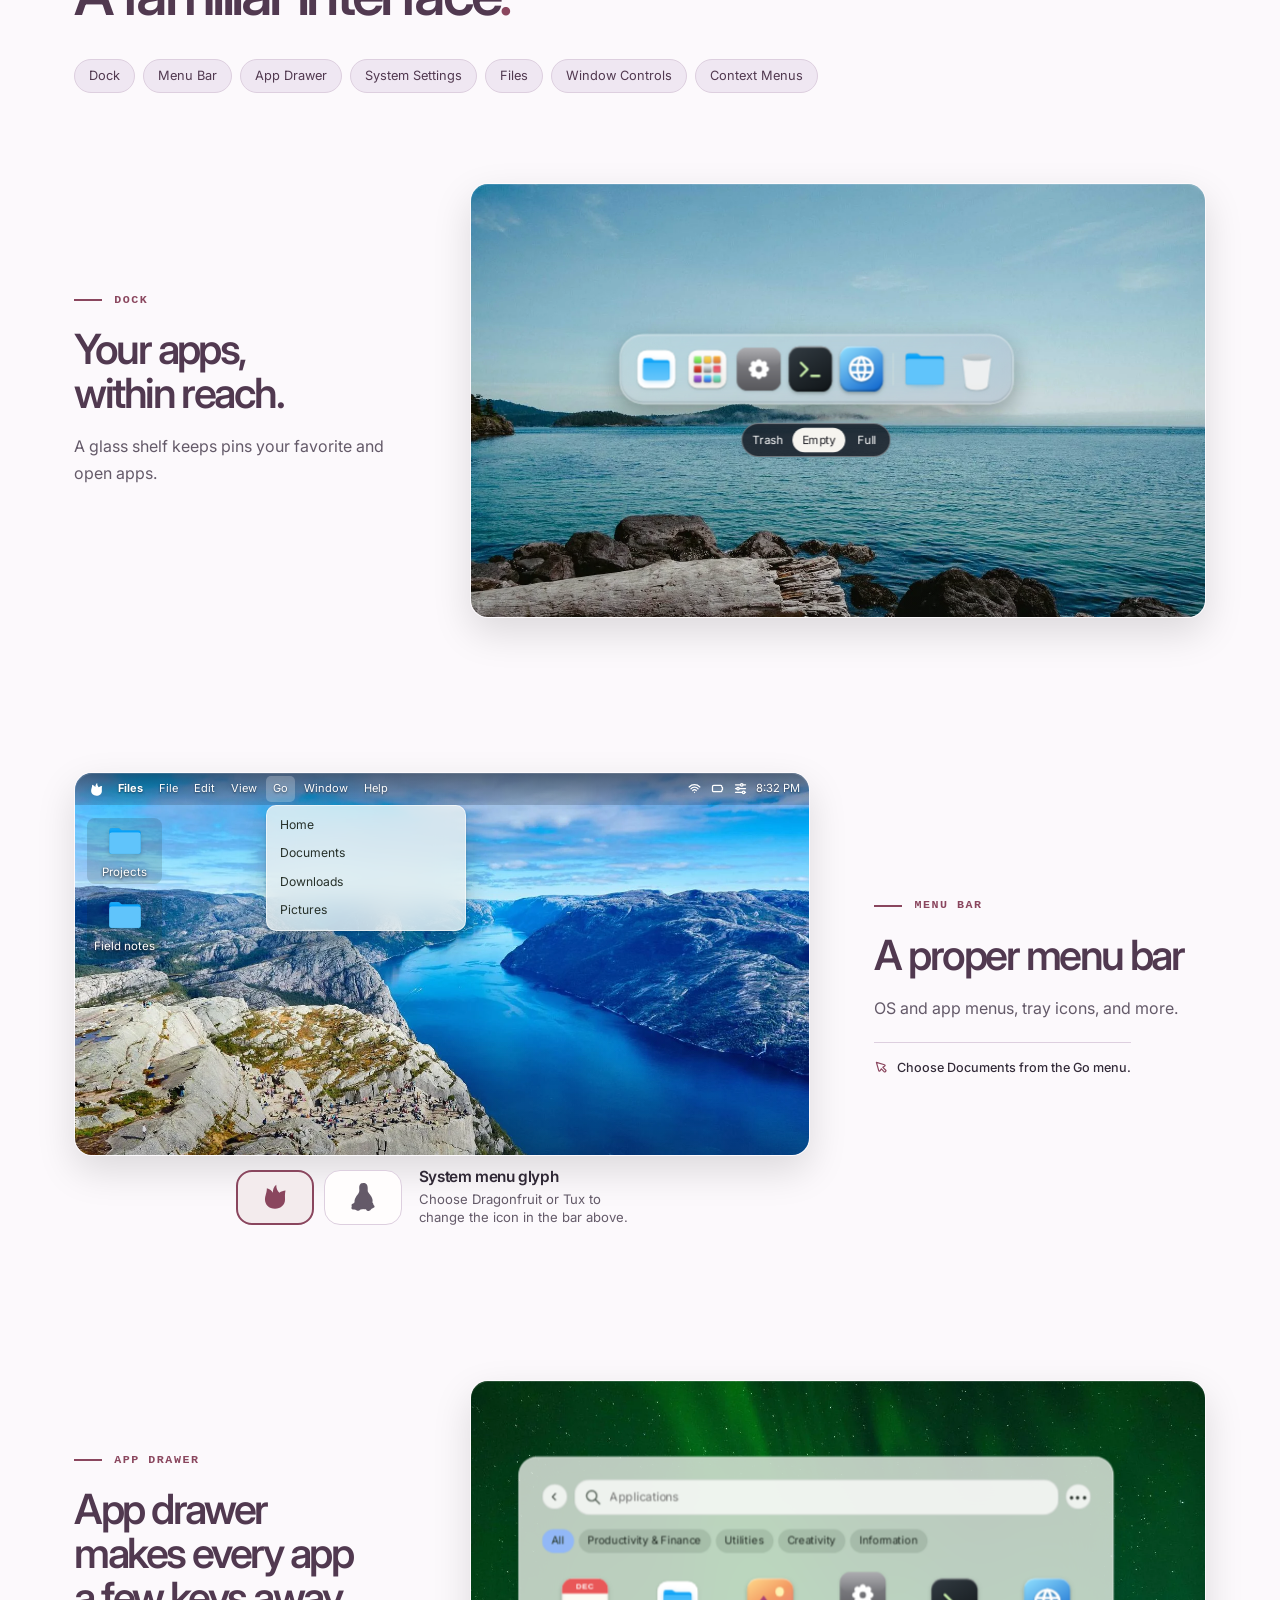
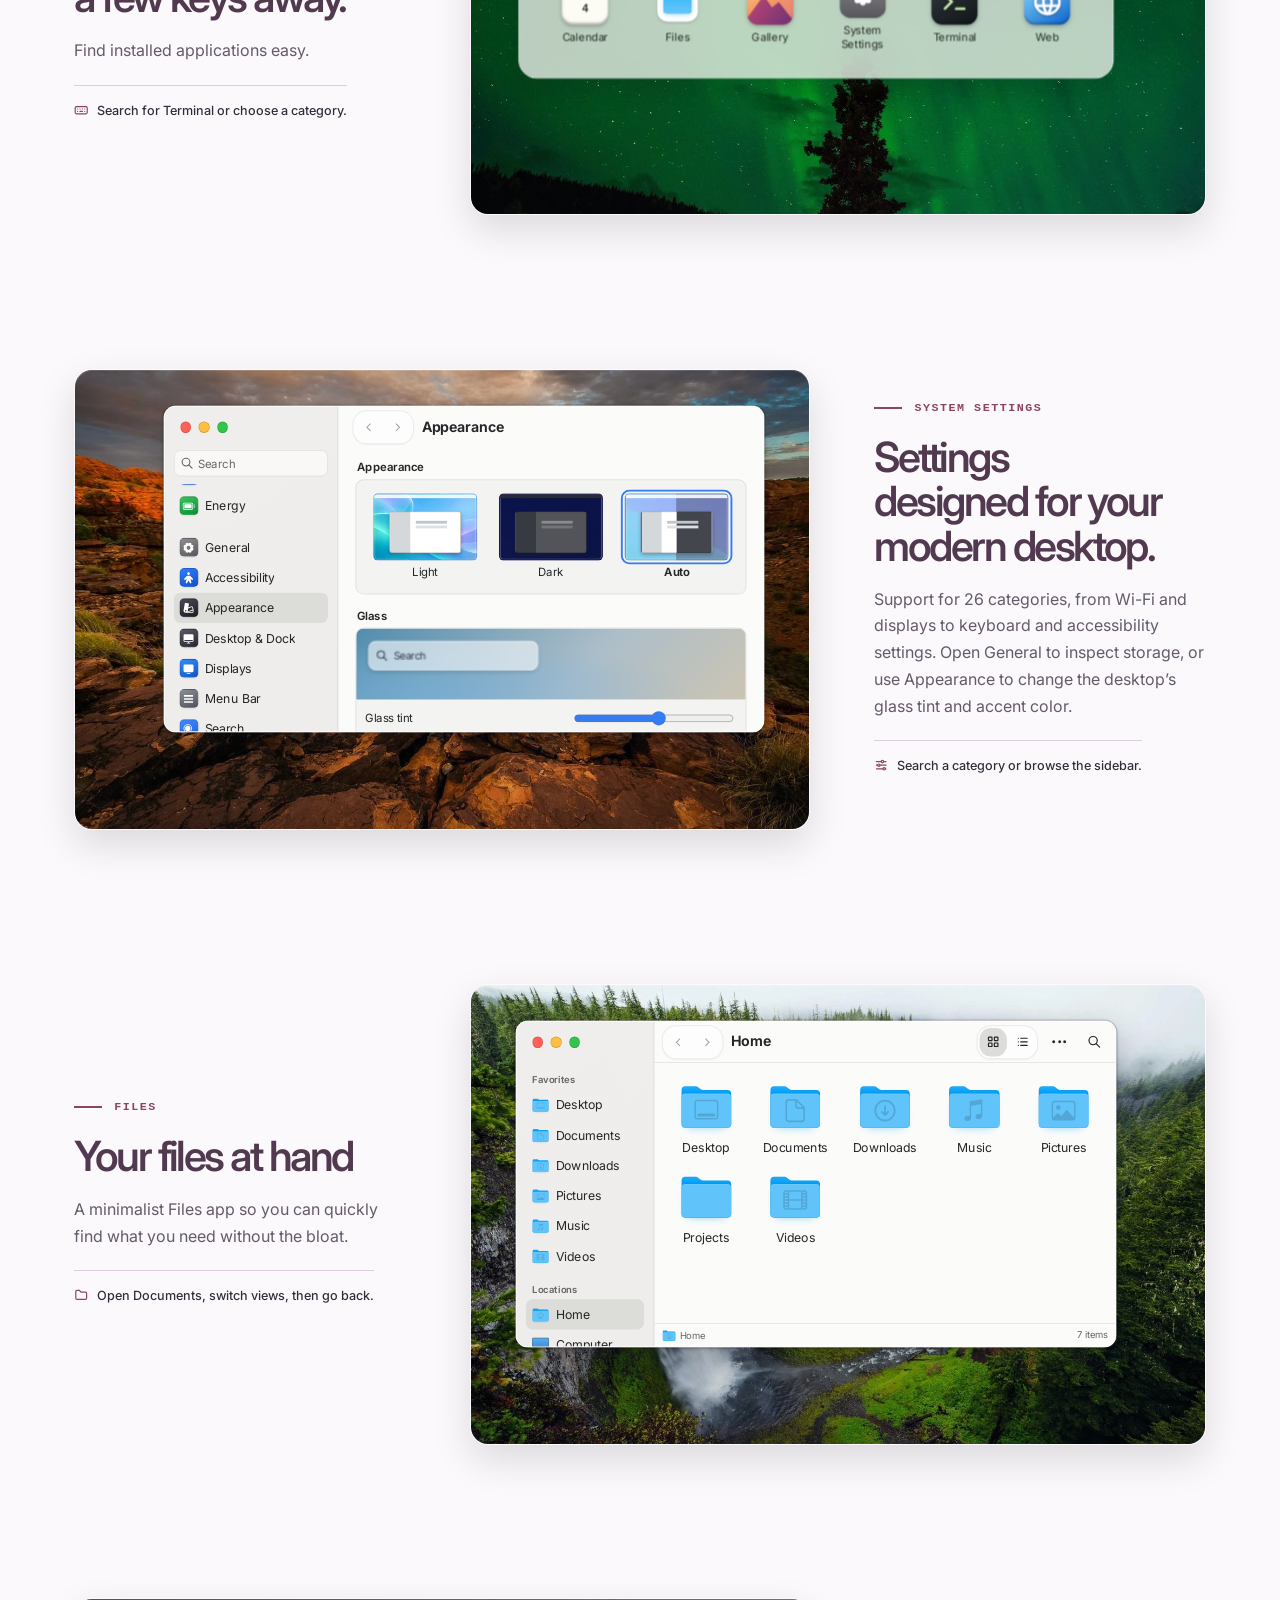
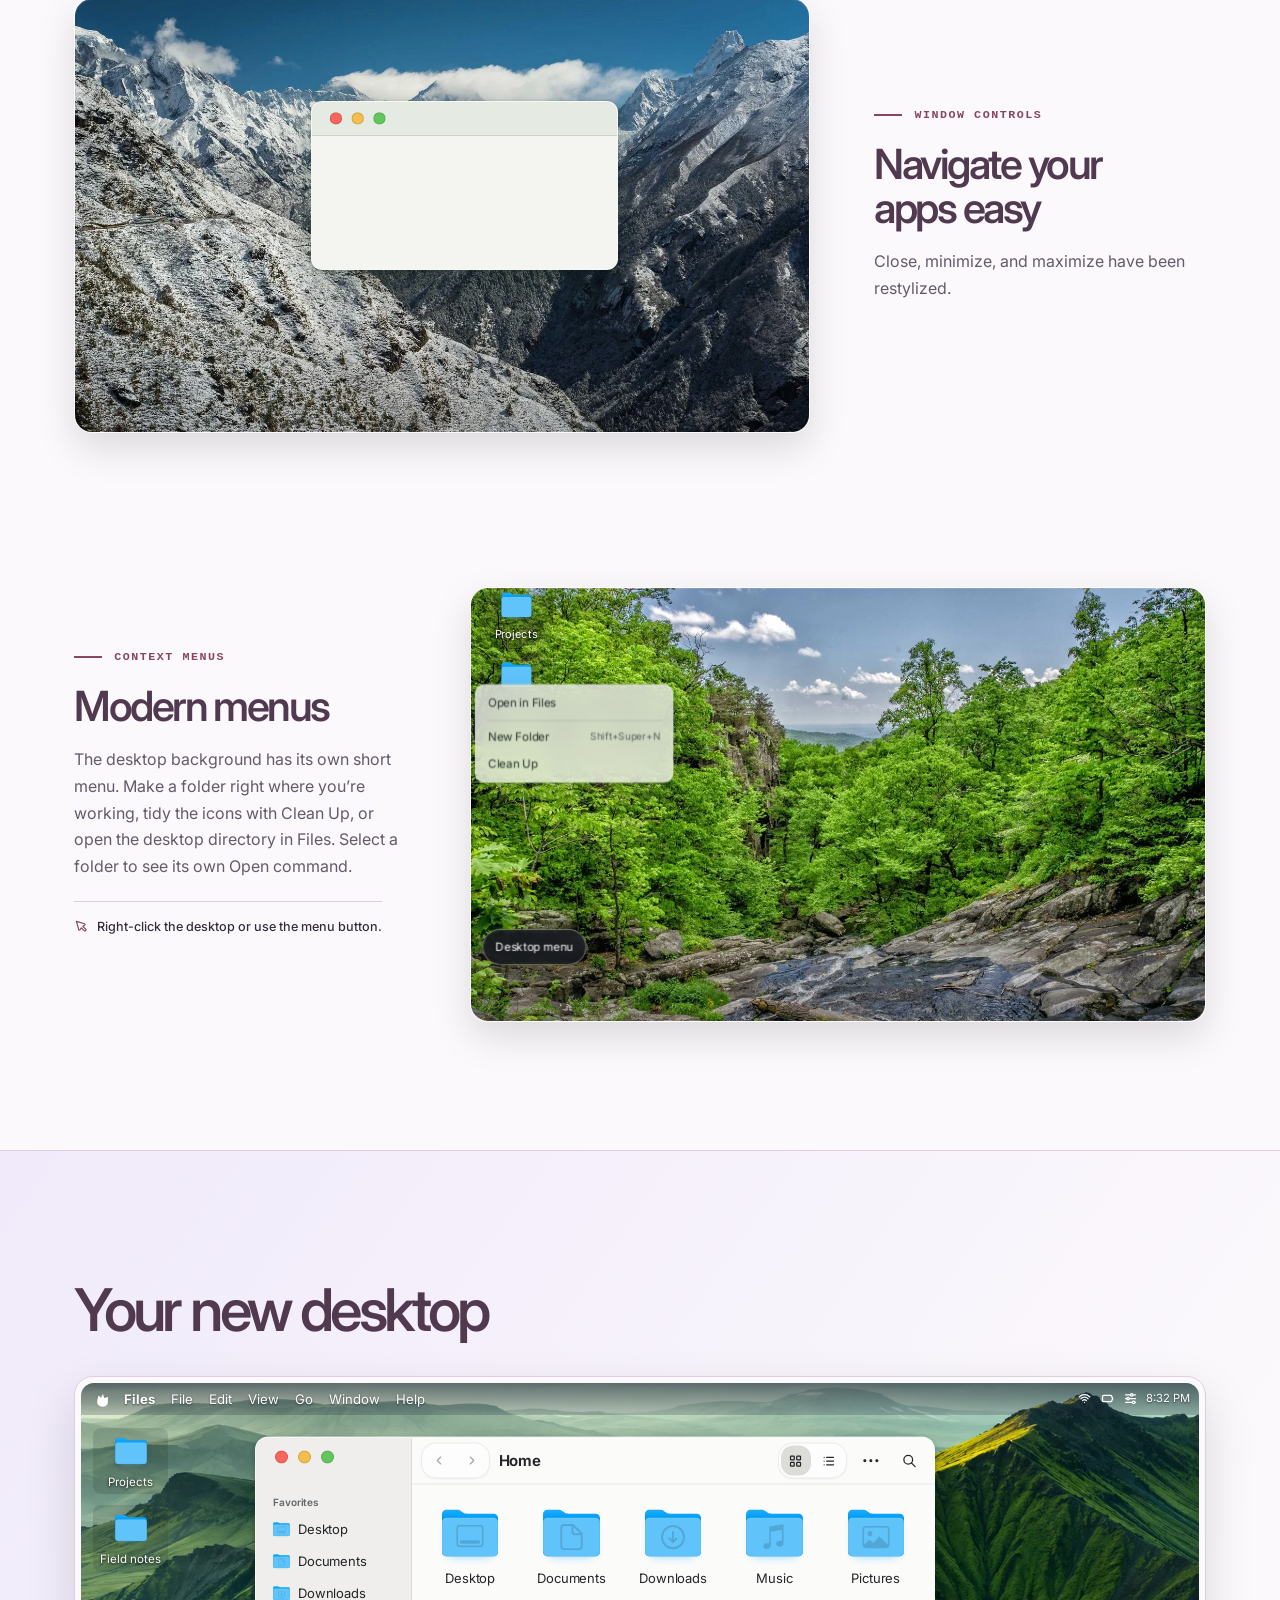
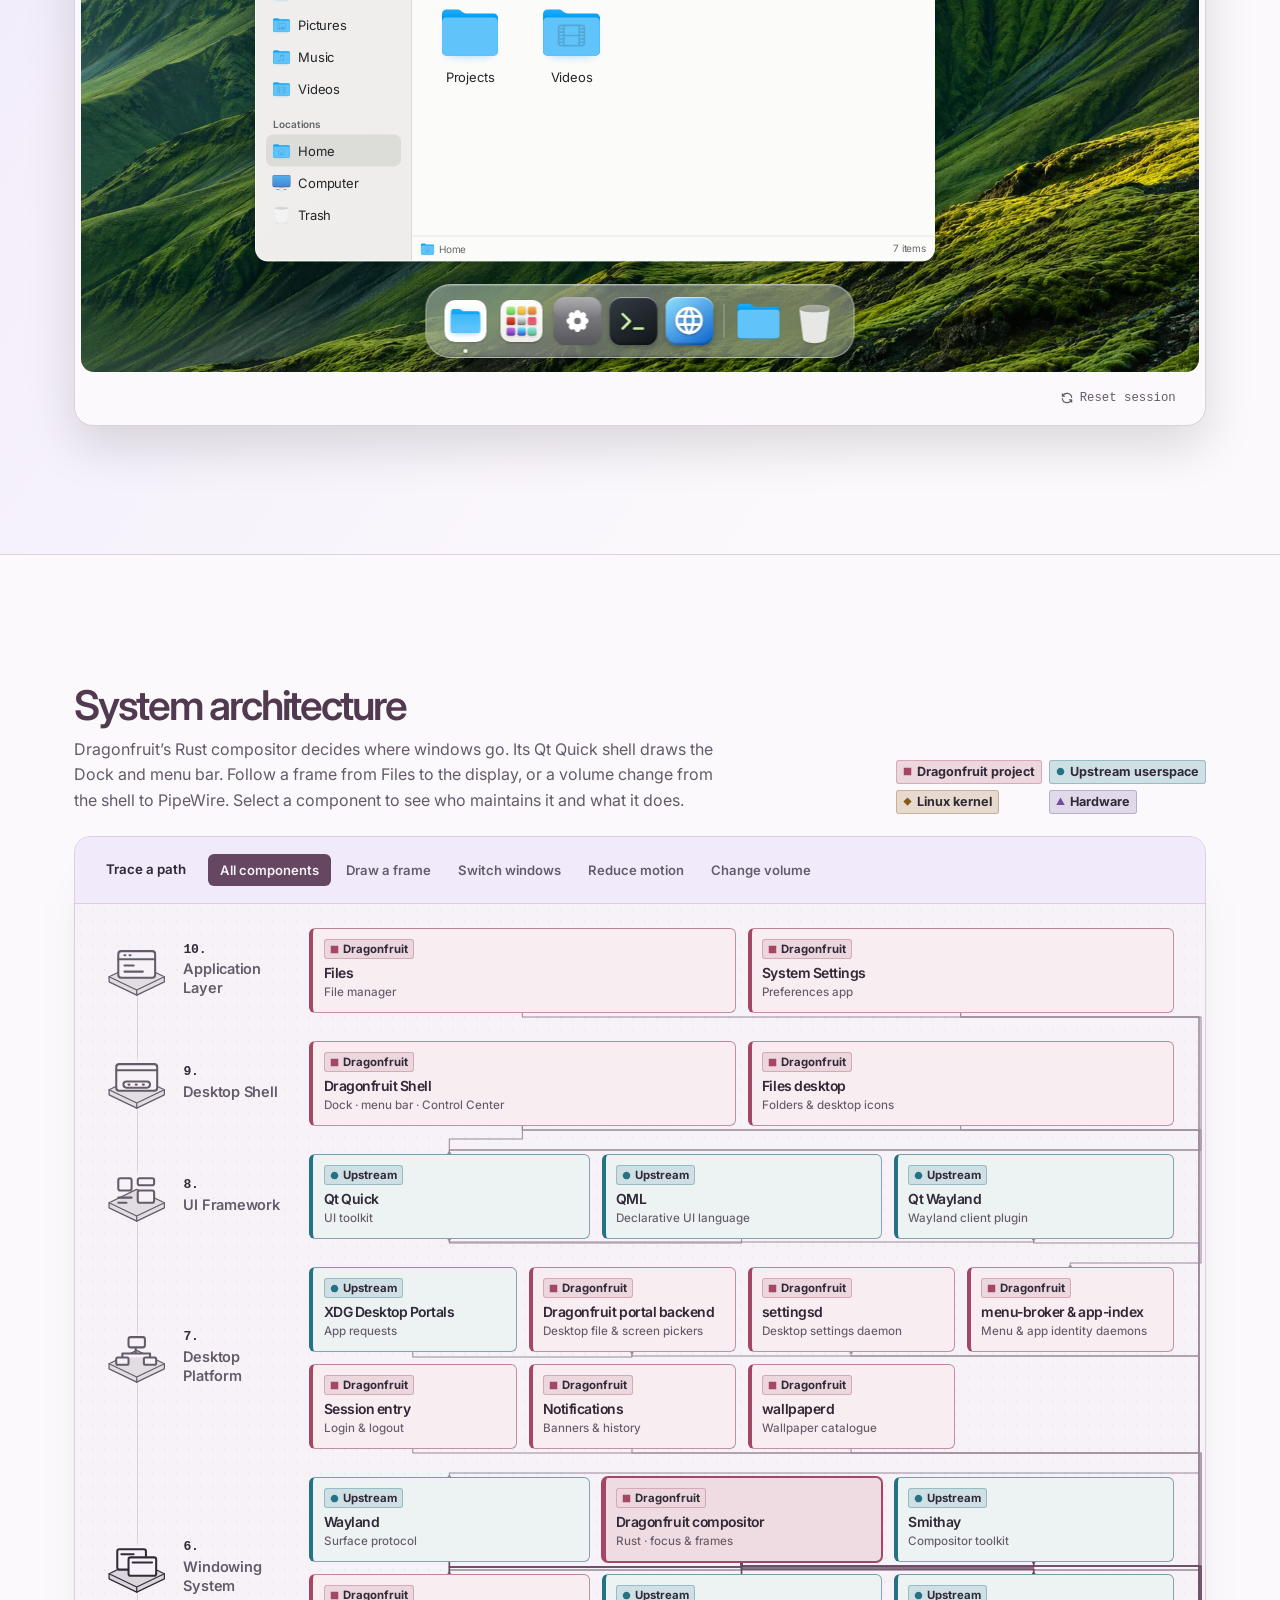
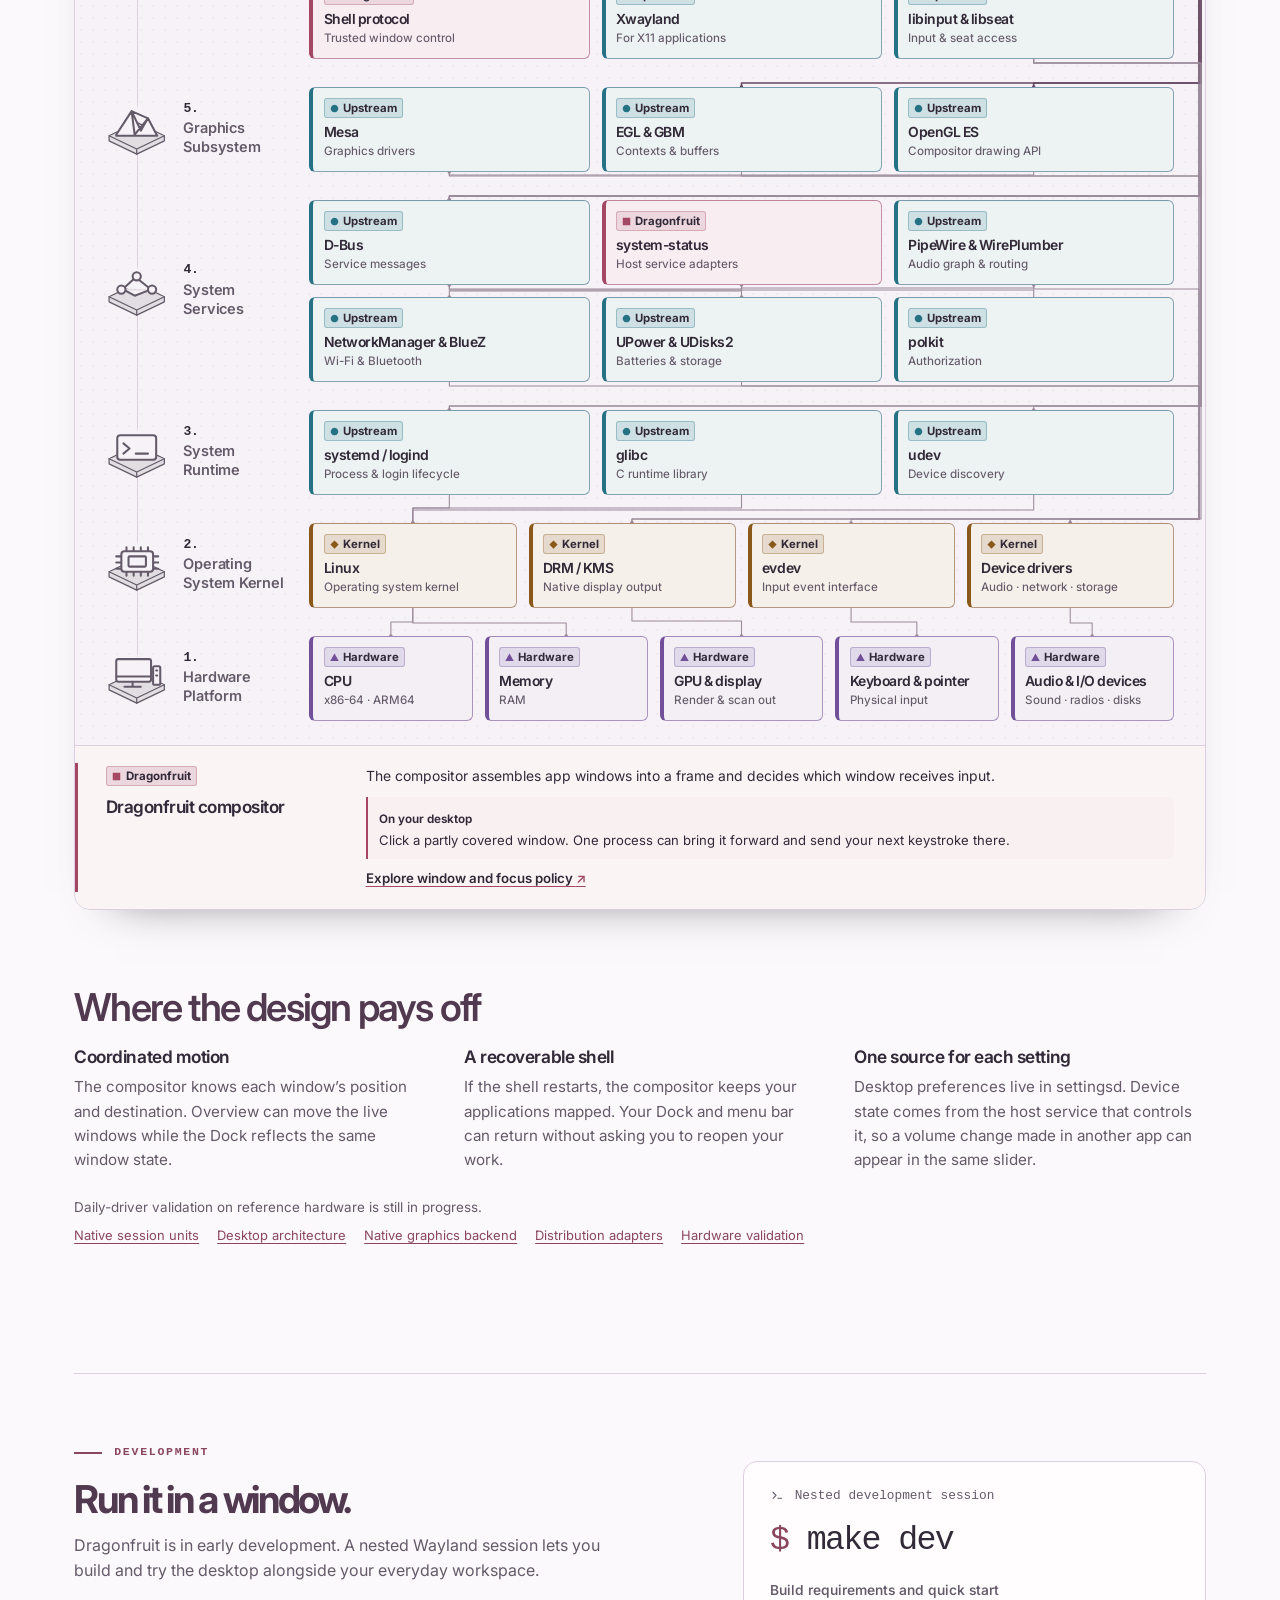
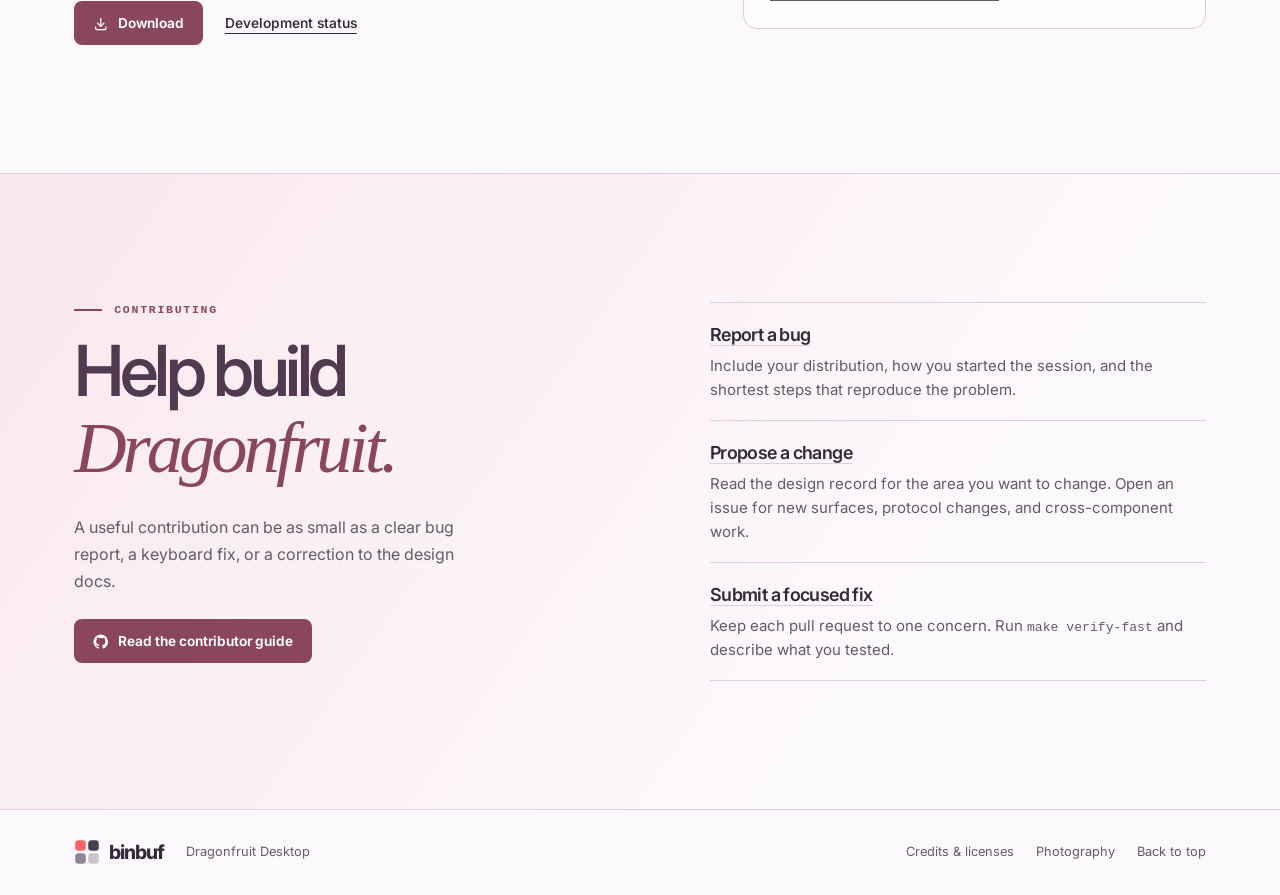
<file: apps/dragonfruit.html>
<!DOCTYPE html><html lang="en" data-theme="dark"><head><meta charset="utf-8"><meta name="viewport" content="width=device-width, initial-scale=1"><title>Dragonfruit Desktop | Wayland desktop environment for Linux</title><meta name="description" content="Explore Dragonfruit, an open-source Wayland desktop environment for Linux. Try the Dock and Files, then trace a window from Qt Quick to the Linux graphics stack."><meta name="author" content="binbuf"><meta name="robots" content="index, follow, max-image-preview:large, max-snippet:-1"><meta name="color-scheme" content="light dark"><link rel="canonical" href="https://binbuf.com/apps/dragonfruit.html"><meta property="og:type" content="website"><meta property="og:site_name" content="binbuf"><meta property="og:title" content="Dragonfruit Desktop | Wayland desktop environment for Linux"><meta property="og:description" content="Take the Dragonfruit desktop for a spin in your browser. Explore its Dock, global menu and file manager, then see how a Wayland session draws a frame."><meta property="og:url" content="https://binbuf.com/apps/dragonfruit.html"><meta property="og:image" content="https://binbuf.com/og/dragonfruit.jpg"><meta property="og:image:type" content="image/jpeg"><meta property="og:image:width" content="1200"><meta property="og:image:height" content="630"><meta property="og:image:alt" content="The Dragonfruit Desktop tour with its floating Dock over the pink and violet default wallpaper."><meta name="twitter:card" content="summary_large_image"><meta name="twitter:title" content="Dragonfruit Desktop | Wayland desktop environment for Linux"><meta name="twitter:description" content="Take the Dragonfruit desktop for a spin in your browser. Explore its Dock, global menu and file manager, then see how a Wayland session draws a frame."><meta name="twitter:image" content="https://binbuf.com/og/dragonfruit.jpg"><meta name="theme-color" content="#ffffff" media="(prefers-color-scheme: light)"><meta name="theme-color" content="#0a0b0e" media="(prefers-color-scheme: dark)"><link rel="apple-touch-icon" href="../apple-touch-icon.png"><link rel="manifest" href="../site.webmanifest"><link rel="me" href="https://github.com/binbuf"><link rel="icon" href="../dragonfruit/assets/dragonfruit.svg"><!-- Theme before first paint: saved choice → OS preference → light --><script>
(function () {
  document.documentElement.classList.add('js');
  try {
    const saved = localStorage.getItem('binbuf-theme');
    const prefersDark = window.matchMedia('(prefers-color-scheme: dark)').matches;
    document.documentElement.setAttribute('data-theme', saved || (prefersDark ? 'dark' : 'light'));
  } catch {
    document.documentElement.setAttribute('data-theme', 'light');
  }
})();
</script><link rel="preconnect" href="https://api.github.com"><link rel="preload" as="image" href="../dragonfruit/assets/Default.jpg" fetchpriority="high"><script type="application/ld+json">{"@context":"https://schema.org","@graph":[{"@type":"WebPage","@id":"https://binbuf.com/apps/dragonfruit.html","url":"https://binbuf.com/apps/dragonfruit.html","name":"Dragonfruit Desktop | Wayland desktop environment for Linux","inLanguage":"en","mainEntity":{"@id":"https://binbuf.com/apps/dragonfruit.html#app"},"isPartOf":{"@id":"https://binbuf.com/#website"}},{"@type":"SoftwareApplication","@id":"https://binbuf.com/apps/dragonfruit.html#app","name":"Dragonfruit Desktop","url":"https://binbuf.com/apps/dragonfruit.html","description":"An open-source Linux desktop environment with a Rust Wayland compositor, a Qt Quick shell, Files and System Settings.","applicationCategory":"DesktopEnhancementApplication","operatingSystem":"Linux","softwareVersion":"0.3.0","downloadUrl":"https://github.com/binbuf/dragonfruit/releases","sameAs":"https://github.com/binbuf/dragonfruit","license":"https://github.com/binbuf/dragonfruit/blob/main/LICENSE.md","image":"https://binbuf.com/og/dragonfruit.jpg"}]}</script><meta name="twitter:image:alt" content="The Dragonfruit Desktop tour with its floating Dock over the pink and violet default wallpaper."><link rel="stylesheet" href="../dragonfruit/style.css"><link rel="stylesheet" href="../dragonfruit/chapters.css"><link rel="stylesheet" href="../dragonfruit/native-apps.css"><link rel="stylesheet" href="../dragonfruit/stack.css"><script defer src="../dragonfruit/settings-catalog.js"></script><script defer src="../dragonfruit/native-apps.js"></script><script defer src="../dragonfruit/desktop.js"></script><script defer src="../dragonfruit/tour.js"></script><script defer src="../dragonfruit/stack.js"></script></head><body><svg
  class="symbol-library"
  xmlns="http://www.w3.org/2000/svg"
  aria-hidden="true"
  width="0"
  height="0"
  focusable="false"
>
  <defs>
    <symbol
      id="i-layout-grid"
      viewBox="0 0 24 24"
      fill="none"
      stroke="currentColor"
      stroke-width="2"
      stroke-linecap="round"
      stroke-linejoin="round"
    >
      <path stroke="none" d="M0 0h24v24H0z" fill="none" />
      <path d="M4 5a1 1 0 0 1 1 -1h4a1 1 0 0 1 1 1v4a1 1 0 0 1 -1 1h-4a1 1 0 0 1 -1 -1l0 -4" />
      <path d="M14 5a1 1 0 0 1 1 -1h4a1 1 0 0 1 1 1v4a1 1 0 0 1 -1 1h-4a1 1 0 0 1 -1 -1l0 -4" />
      <path d="M4 15a1 1 0 0 1 1 -1h4a1 1 0 0 1 1 1v4a1 1 0 0 1 -1 1h-4a1 1 0 0 1 -1 -1l0 -4" />
      <path d="M14 15a1 1 0 0 1 1 -1h4a1 1 0 0 1 1 1v4a1 1 0 0 1 -1 1h-4a1 1 0 0 1 -1 -1l0 -4" />
    </symbol>
    <symbol
      id="i-layout-bottombar"
      viewBox="0 0 24 24"
      fill="none"
      stroke="currentColor"
      stroke-width="2"
      stroke-linecap="round"
      stroke-linejoin="round"
    >
      <path stroke="none" d="M0 0h24v24H0z" fill="none" />
      <path d="M4 6a2 2 0 0 1 2 -2h12a2 2 0 0 1 2 2v12a2 2 0 0 1 -2 2h-12a2 2 0 0 1 -2 -2l0 -12" />
      <path d="M4 15l16 0" />
    </symbol>
    <symbol
      id="i-layout-navbar"
      viewBox="0 0 24 24"
      fill="none"
      stroke="currentColor"
      stroke-width="2"
      stroke-linecap="round"
      stroke-linejoin="round"
    >
      <path stroke="none" d="M0 0h24v24H0z" fill="none" />
      <path d="M4 6a2 2 0 0 1 2 -2h12a2 2 0 0 1 2 2v12a2 2 0 0 1 -2 2h-12a2 2 0 0 1 -2 -2l0 -12" />
      <path d="M4 9l16 0" />
    </symbol>
    <symbol
      id="i-adjustments-horizontal"
      viewBox="0 0 24 24"
      fill="none"
      stroke="currentColor"
      stroke-width="2"
      stroke-linecap="round"
      stroke-linejoin="round"
    >
      <path stroke="none" d="M0 0h24v24H0z" fill="none" />
      <path d="M12 6a2 2 0 1 0 4 0a2 2 0 1 0 -4 0" />
      <path d="M4 6l8 0" />
      <path d="M16 6l4 0" />
      <path d="M6 12a2 2 0 1 0 4 0a2 2 0 1 0 -4 0" />
      <path d="M4 12l2 0" />
      <path d="M10 12l10 0" />
      <path d="M15 18a2 2 0 1 0 4 0a2 2 0 1 0 -4 0" />
      <path d="M4 18l11 0" />
      <path d="M19 18l1 0" />
    </symbol>
    <symbol
      id="i-app-window"
      viewBox="0 0 24 24"
      fill="none"
      stroke="currentColor"
      stroke-width="2"
      stroke-linecap="round"
      stroke-linejoin="round"
    >
      <path stroke="none" d="M0 0h24v24H0z" fill="none" />
      <path d="M3 7a2 2 0 0 1 2 -2h14a2 2 0 0 1 2 2v10a2 2 0 0 1 -2 2h-14a2 2 0 0 1 -2 -2v-10" />
      <path d="M6 8h.01" />
      <path d="M9 8h.01" />
    </symbol>
    <symbol
      id="i-list"
      viewBox="0 0 24 24"
      fill="none"
      stroke="currentColor"
      stroke-width="2"
      stroke-linecap="round"
      stroke-linejoin="round"
    >
      <path stroke="none" d="M0 0h24v24H0z" fill="none" />
      <path d="M9 6l11 0" />
      <path d="M9 12l11 0" />
      <path d="M9 18l11 0" />
      <path d="M5 6l0 .01" />
      <path d="M5 12l0 .01" />
      <path d="M5 18l0 .01" />
    </symbol>
    <symbol
      id="i-pointer"
      viewBox="0 0 24 24"
      fill="none"
      stroke="currentColor"
      stroke-width="2"
      stroke-linecap="round"
      stroke-linejoin="round"
    >
      <path stroke="none" d="M0 0h24v24H0z" fill="none" />
      <path
        d="M7.904 17.563a1.2 1.2 0 0 0 2.228 .308l2.09 -3.093l4.907 4.907a1.067 1.067 0 0 0 1.509 0l1.047 -1.047a1.067 1.067 0 0 0 0 -1.509l-4.907 -4.907l3.113 -2.09a1.2 1.2 0 0 0 -.309 -2.228l-13.582 -3.904l3.904 13.563"
      />
    </symbol>
    <symbol
      id="i-sun"
      viewBox="0 0 24 24"
      fill="none"
      stroke="currentColor"
      stroke-width="2"
      stroke-linecap="round"
      stroke-linejoin="round"
    >
      <path stroke="none" d="M0 0h24v24H0z" fill="none" />
      <path d="M8 12a4 4 0 1 0 8 0a4 4 0 1 0 -8 0" />
      <path
        d="M3 12h1m8 -9v1m8 8h1m-9 8v1m-6.4 -15.4l.7 .7m12.1 -.7l-.7 .7m0 11.4l.7 .7m-12.1 -.7l-.7 .7"
      />
    </symbol>
    <symbol
      id="i-moon"
      viewBox="0 0 24 24"
      fill="none"
      stroke="currentColor"
      stroke-width="2"
      stroke-linecap="round"
      stroke-linejoin="round"
    >
      <path stroke="none" d="M0 0h24v24H0z" fill="none" />
      <path d="M12 3c.132 0 .263 0 .393 0a7.5 7.5 0 0 0 7.92 12.446a9 9 0 1 1 -8.313 -12.454l0 .008" />
    </symbol>
    <symbol
      id="i-chevron-down"
      viewBox="0 0 24 24"
      fill="none"
      stroke="currentColor"
      stroke-width="2"
      stroke-linecap="round"
      stroke-linejoin="round"
    >
      <path stroke="none" d="M0 0h24v24H0z" fill="none" />
      <path d="M6 9l6 6l6 -6" />
    </symbol>
    <symbol
      id="i-chevron-right"
      viewBox="0 0 24 24"
      fill="none"
      stroke="currentColor"
      stroke-width="2"
      stroke-linecap="round"
      stroke-linejoin="round"
    >
      <path stroke="none" d="M0 0h24v24H0z" fill="none" />
      <path d="M9 6l6 6l-6 6" />
    </symbol>
    <symbol
      id="i-chevron-left"
      viewBox="0 0 24 24"
      fill="none"
      stroke="currentColor"
      stroke-width="2"
      stroke-linecap="round"
      stroke-linejoin="round"
    >
      <path stroke="none" d="M0 0h24v24H0z" fill="none" />
      <path d="M15 6l-6 6l6 6" />
    </symbol>
    <symbol
      id="i-photo"
      viewBox="0 0 24 24"
      fill="none"
      stroke="currentColor"
      stroke-width="2"
      stroke-linecap="round"
      stroke-linejoin="round"
    >
      <path stroke="none" d="M0 0h24v24H0z" fill="none" />
      <path d="M15 8h.01" />
      <path d="M3 6a3 3 0 0 1 3 -3h12a3 3 0 0 1 3 3v12a3 3 0 0 1 -3 3h-12a3 3 0 0 1 -3 -3v-12" />
      <path d="M3 16l5 -5c.928 -.893 2.072 -.893 3 0l5 5" />
      <path d="M14 14l1 -1c.928 -.893 2.072 -.893 3 0l3 3" />
    </symbol>
    <symbol
      id="i-refresh"
      viewBox="0 0 24 24"
      fill="none"
      stroke="currentColor"
      stroke-width="2"
      stroke-linecap="round"
      stroke-linejoin="round"
    >
      <path stroke="none" d="M0 0h24v24H0z" fill="none" />
      <path d="M20 11a8.1 8.1 0 0 0 -15.5 -2m-.5 -4v4h4" />
      <path d="M4 13a8.1 8.1 0 0 0 15.5 2m.5 4v-4h-4" />
    </symbol>
    <symbol
      id="i-check"
      viewBox="0 0 24 24"
      fill="none"
      stroke="currentColor"
      stroke-width="2"
      stroke-linecap="round"
      stroke-linejoin="round"
    >
      <path stroke="none" d="M0 0h24v24H0z" fill="none" />
      <path d="M5 12l5 5l10 -10" />
    </symbol>
    <symbol
      id="i-x"
      viewBox="0 0 24 24"
      fill="none"
      stroke="currentColor"
      stroke-width="2"
      stroke-linecap="round"
      stroke-linejoin="round"
    >
      <path stroke="none" d="M0 0h24v24H0z" fill="none" />
      <path d="M18 6l-12 12" />
      <path d="M6 6l12 12" />
    </symbol>
    <symbol
      id="i-minus"
      viewBox="0 0 24 24"
      fill="none"
      stroke="currentColor"
      stroke-width="2"
      stroke-linecap="round"
      stroke-linejoin="round"
    >
      <path stroke="none" d="M0 0h24v24H0z" fill="none" />
      <path d="M5 12l14 0" />
    </symbol>
    <symbol id="i-settings-filled" viewBox="0 0 24 24" fill="currentColor">
      <path stroke="none" d="M0 0h24v24H0z" fill="none" />
      <path
        d="M14.647 4.081a.724 .724 0 0 0 1.08 .448c2.439 -1.485 5.23 1.305 3.745 3.744a.724 .724 0 0 0 .447 1.08c2.775 .673 2.775 4.62 0 5.294a.724 .724 0 0 0 -.448 1.08c1.485 2.439 -1.305 5.23 -3.744 3.745a.724 .724 0 0 0 -1.08 .447c-.673 2.775 -4.62 2.775 -5.294 0a.724 .724 0 0 0 -1.08 -.448c-2.439 1.485 -5.23 -1.305 -3.745 -3.744a.724 .724 0 0 0 -.447 -1.08c-2.775 -.673 -2.775 -4.62 0 -5.294a.724 .724 0 0 0 .448 -1.08c-1.485 -2.439 1.305 -5.23 3.744 -3.745a.722 .722 0 0 0 1.08 -.447c.673 -2.775 4.62 -2.775 5.294 0zm-2.647 4.919a3 3 0 1 0 0 6a3 3 0 0 0 0 -6"
      />
    </symbol>
    <symbol
      id="i-settings"
      viewBox="0 0 24 24"
      fill="none"
      stroke="currentColor"
      stroke-width="2"
      stroke-linecap="round"
      stroke-linejoin="round"
    >
      <path stroke="none" d="M0 0h24v24H0z" fill="none" />
      <path
        d="M10.325 4.317c.426 -1.756 2.924 -1.756 3.35 0a1.724 1.724 0 0 0 2.573 1.066c1.543 -.94 3.31 .826 2.37 2.37a1.724 1.724 0 0 0 1.065 2.572c1.756 .426 1.756 2.924 0 3.35a1.724 1.724 0 0 0 -1.066 2.573c.94 1.543 -.826 3.31 -2.37 2.37a1.724 1.724 0 0 0 -2.572 1.065c-.426 1.756 -2.924 1.756 -3.35 0a1.724 1.724 0 0 0 -2.573 -1.066c-1.543 .94 -3.31 -.826 -2.37 -2.37a1.724 1.724 0 0 0 -1.065 -2.572c-1.756 -.426 -1.756 -2.924 0 -3.35a1.724 1.724 0 0 0 1.066 -2.573c-.94 -1.543 .826 -3.31 2.37 -2.37c1 .608 2.296 .07 2.572 -1.065"
      />
      <path d="M9 12a3 3 0 1 0 6 0a3 3 0 0 0 -6 0" />
    </symbol>
    <symbol
      id="i-home"
      viewBox="0 0 24 24"
      fill="none"
      stroke="currentColor"
      stroke-width="2"
      stroke-linecap="round"
      stroke-linejoin="round"
    >
      <path stroke="none" d="M0 0h24v24H0z" fill="none" />
      <path d="M5 12l-2 0l9 -9l9 9l-2 0" />
      <path d="M5 12v7a2 2 0 0 0 2 2h10a2 2 0 0 0 2 -2v-7" />
      <path d="M9 21v-6a2 2 0 0 1 2 -2h2a2 2 0 0 1 2 2v6" />
    </symbol>
    <symbol
      id="i-search"
      viewBox="0 0 24 24"
      fill="none"
      stroke="currentColor"
      stroke-width="2"
      stroke-linecap="round"
      stroke-linejoin="round"
    >
      <path stroke="none" d="M0 0h24v24H0z" fill="none" />
      <path d="M3 10a7 7 0 1 0 14 0a7 7 0 1 0 -14 0" />
      <path d="M21 21l-6 -6" />
    </symbol>
    <symbol
      id="i-wifi"
      viewBox="0 0 24 24"
      fill="none"
      stroke="currentColor"
      stroke-width="2"
      stroke-linecap="round"
      stroke-linejoin="round"
    >
      <path stroke="none" d="M0 0h24v24H0z" fill="none" />
      <path d="M12 18l.01 0" />
      <path d="M9.172 15.172a4 4 0 0 1 5.656 0" />
      <path d="M6.343 12.343a8 8 0 0 1 11.314 0" />
      <path d="M3.515 9.515c4.686 -4.687 12.284 -4.687 17 0" />
    </symbol>
    <symbol
      id="i-battery"
      viewBox="0 0 24 24"
      fill="none"
      stroke="currentColor"
      stroke-width="2"
      stroke-linecap="round"
      stroke-linejoin="round"
    >
      <path stroke="none" d="M0 0h24v24H0z" fill="none" />
      <path
        d="M6 7h11a2 2 0 0 1 2 2v.5a.5 .5 0 0 0 .5 .5a.5 .5 0 0 1 .5 .5v3a.5 .5 0 0 1 -.5 .5a.5 .5 0 0 0 -.5 .5v.5a2 2 0 0 1 -2 2h-11a2 2 0 0 1 -2 -2v-6a2 2 0 0 1 2 -2"
      />
    </symbol>
    <symbol
      id="i-volume"
      viewBox="0 0 24 24"
      fill="none"
      stroke="currentColor"
      stroke-width="2"
      stroke-linecap="round"
      stroke-linejoin="round"
    >
      <path stroke="none" d="M0 0h24v24H0z" fill="none" />
      <path d="M15 8a5 5 0 0 1 0 8" />
      <path d="M17.7 5a9 9 0 0 1 0 14" />
      <path
        d="M6 15h-2a1 1 0 0 1 -1 -1v-4a1 1 0 0 1 1 -1h2l3.5 -4.5a.8 .8 0 0 1 1.5 .5v14a.8 .8 0 0 1 -1.5 .5l-3.5 -4.5"
      />
    </symbol>
    <symbol
      id="i-folder"
      viewBox="0 0 24 24"
      fill="none"
      stroke="currentColor"
      stroke-width="2"
      stroke-linecap="round"
      stroke-linejoin="round"
    >
      <path stroke="none" d="M0 0h24v24H0z" fill="none" />
      <path d="M5 4h4l3 3h7a2 2 0 0 1 2 2v8a2 2 0 0 1 -2 2h-14a2 2 0 0 1 -2 -2v-11a2 2 0 0 1 2 -2" />
    </symbol>
    <symbol
      id="i-file-text"
      viewBox="0 0 24 24"
      fill="none"
      stroke="currentColor"
      stroke-width="2"
      stroke-linecap="round"
      stroke-linejoin="round"
    >
      <path stroke="none" d="M0 0h24v24H0z" fill="none" />
      <path d="M14 3v4a1 1 0 0 0 1 1h4" />
      <path d="M17 21h-10a2 2 0 0 1 -2 -2v-14a2 2 0 0 1 2 -2h7l5 5v11a2 2 0 0 1 -2 2" />
      <path d="M9 9l1 0" />
      <path d="M9 13l6 0" />
      <path d="M9 17l6 0" />
    </symbol>
    <symbol
      id="i-download"
      viewBox="0 0 24 24"
      fill="none"
      stroke="currentColor"
      stroke-width="2"
      stroke-linecap="round"
      stroke-linejoin="round"
    >
      <path stroke="none" d="M0 0h24v24H0z" fill="none" />
      <path d="M4 17v2a2 2 0 0 0 2 2h12a2 2 0 0 0 2 -2v-2" />
      <path d="M7 11l5 5l5 -5" />
      <path d="M12 4l0 12" />
    </symbol>
    <symbol
      id="i-info-circle"
      viewBox="0 0 24 24"
      fill="none"
      stroke="currentColor"
      stroke-width="2"
      stroke-linecap="round"
      stroke-linejoin="round"
    >
      <path stroke="none" d="M0 0h24v24H0z" fill="none" />
      <path d="M3 12a9 9 0 1 0 18 0a9 9 0 0 0 -18 0" />
      <path d="M12 9h.01" />
      <path d="M11 12h1v4h1" />
    </symbol>
    <symbol
      id="i-trash"
      viewBox="0 0 24 24"
      fill="none"
      stroke="currentColor"
      stroke-width="2"
      stroke-linecap="round"
      stroke-linejoin="round"
    >
      <path stroke="none" d="M0 0h24v24H0z" fill="none" />
      <path d="M4 7l16 0" />
      <path d="M10 11l0 6" />
      <path d="M14 11l0 6" />
      <path d="M5 7l1 12a2 2 0 0 0 2 2h8a2 2 0 0 0 2 -2l1 -12" />
      <path d="M9 7v-3a1 1 0 0 1 1 -1h4a1 1 0 0 1 1 1v3" />
    </symbol>
    <symbol
      id="i-maximize"
      viewBox="0 0 24 24"
      fill="none"
      stroke="currentColor"
      stroke-width="2"
      stroke-linecap="round"
      stroke-linejoin="round"
    >
      <path stroke="none" d="M0 0h24v24H0z" fill="none" />
      <path d="M4 8v-2a2 2 0 0 1 2 -2h2" />
      <path d="M4 16v2a2 2 0 0 0 2 2h2" />
      <path d="M16 4h2a2 2 0 0 1 2 2v2" />
      <path d="M16 20h2a2 2 0 0 0 2 -2v-2" />
    </symbol>
    <symbol
      id="i-keyboard"
      viewBox="0 0 24 24"
      fill="none"
      stroke="currentColor"
      stroke-width="2"
      stroke-linecap="round"
      stroke-linejoin="round"
    >
      <path stroke="none" d="M0 0h24v24H0z" fill="none" />
      <path d="M2 8a2 2 0 0 1 2 -2h16a2 2 0 0 1 2 2v8a2 2 0 0 1 -2 2h-16a2 2 0 0 1 -2 -2l0 -8" />
      <path d="M6 10l0 .01" />
      <path d="M10 10l0 .01" />
      <path d="M14 10l0 .01" />
      <path d="M18 10l0 .01" />
      <path d="M6 14l0 .01" />
      <path d="M18 14l0 .01" />
      <path d="M10 14l4 .01" />
    </symbol>
    <symbol
      id="i-calendar"
      viewBox="0 0 24 24"
      fill="none"
      stroke="currentColor"
      stroke-width="2"
      stroke-linecap="round"
      stroke-linejoin="round"
    >
      <path d="M4 7a2 2 0 0 1 2 -2h12a2 2 0 0 1 2 2v12a2 2 0 0 1 -2 2h-12a2 2 0 0 1 -2 -2v-12" />
      <path d="M16 3v4" />
      <path d="M8 3v4" />
      <path d="M4 11h16" />
      <path d="M11 15h1" />
      <path d="M12 15v3" />
    </symbol>
    <symbol
      id="i-device-desktop"
      viewBox="0 0 24 24"
      fill="none"
      stroke="currentColor"
      stroke-width="2"
      stroke-linecap="round"
      stroke-linejoin="round"
    >
      <path stroke="none" d="M0 0h24v24H0z" fill="none" />
      <path d="M3 5a1 1 0 0 1 1 -1h16a1 1 0 0 1 1 1v10a1 1 0 0 1 -1 1h-16a1 1 0 0 1 -1 -1v-10" />
      <path d="M7 20h10" />
      <path d="M9 16v4" />
      <path d="M15 16v4" />
    </symbol>
    <symbol
      id="i-leaf"
      viewBox="0 0 24 24"
      fill="none"
      stroke="currentColor"
      stroke-width="2"
      stroke-linecap="round"
      stroke-linejoin="round"
    >
      <path stroke="none" d="M0 0h24v24H0z" fill="none" />
      <path d="M5 21c.5 -4.5 2.5 -8 7 -10" />
      <path d="M9 18c6.218 0 10.5 -3.288 11 -12v-2h-4.014c-9 0 -11.986 4 -12 9c0 1 0 3 2 5h3l.014 0" />
    </symbol>
    <symbol id="i-folder-filled" viewBox="0 0 24 24" fill="currentColor">
      <path stroke="none" d="M0 0h24v24H0z" fill="none" />
      <path
        d="M9 3a1 1 0 0 1 .608 .206l.1 .087l2.706 2.707h6.586a3 3 0 0 1 2.995 2.824l.005 .176v8a3 3 0 0 1 -2.824 2.995l-.176 .005h-14a3 3 0 0 1 -2.995 -2.824l-.005 -.176v-11a3 3 0 0 1 2.824 -2.995l.176 -.005h4z"
      />
    </symbol>
    <symbol id="i-fruit" viewBox="0 0 24 24" fill="currentColor">
      <path
        d="M12 22C6.8 22 3.4 18.5 3.4 14.1C3.4 10.6 5.2 8.5 5 4.4C7.6 5 9.3 6.5 10.1 8.4C10.1 5.6 11 3.1 13.1 1.5C13 4.4 14 6.8 15.7 8.4C17.4 7.2 19.1 6.6 21 6.5C20.3 9.5 20.6 11.8 20.6 14.2C20.6 18.8 17 22 12 22Z"
      />
    </symbol>
    <symbol id="i-pause" viewBox="0 0 24 24" fill="currentColor">
      <path d="M6 4h4v16H6zm8 0h4v16h-4z" />
    </symbol>
    <symbol
      id="i-play"
      viewBox="0 0 24 24"
      fill="none"
      stroke="currentColor"
      stroke-width="1.7"
      stroke-linejoin="round"
    >
      <path d="M7 4.5 20 12 7 19.5z" />
    </symbol>
    <symbol
      id="i-terminal"
      viewBox="0 0 24 24"
      fill="none"
      stroke="currentColor"
      stroke-width="1.8"
      stroke-linecap="round"
      stroke-linejoin="round"
    >
      <path d="m5 7 5 5-5 5m8 0h6" />
    </symbol>
    <symbol id="i-github" viewBox="0 0 24 24" fill="currentColor">
      <path
        d="M12 .8A11.2 11.2 0 0 0 8.46 22.63c.56.1.76-.24.76-.54v-2.1c-3.1.67-3.75-1.32-3.75-1.32-.5-1.29-1.24-1.63-1.24-1.63-1.02-.69.08-.68.08-.68 1.12.08 1.71 1.15 1.71 1.15 1.01 1.71 2.63 1.22 3.27.93.1-.72.39-1.22.71-1.5-2.48-.29-5.09-1.24-5.09-5.53 0-1.22.44-2.22 1.15-3-.12-.29-.5-1.43.11-2.97 0 0 .94-.3 3.08 1.15a10.73 10.73 0 0 1 5.6 0c2.14-1.45 3.07-1.15 3.07-1.15.62 1.54.24 2.68.12 2.97.72.78 1.15 1.78 1.15 3.01 0 4.3-2.62 5.24-5.12 5.52.4.35.76 1.03.76 2.08v3.07c0 .3.2.65.77.54A11.2 11.2 0 0 0 12 .8Z"
      />
    </symbol>
    <symbol id="binbuf-mark" viewBox="0 0 32 32">
      <g fill="currentColor">
        <rect x="1.5" y="1.5" width="13" height="13" rx="4" class="brand-accent" fill="#ff6363" />
        <rect x="17.5" y="1.5" width="13" height="13" rx="4" opacity=".9" />
        <rect x="1.5" y="17.5" width="13" height="13" rx="4" opacity=".55" />
        <rect x="17.5" y="17.5" width="13" height="13" rx="4" opacity=".25" />
      </g>
    </symbol>
    <symbol
      viewBox="0 0 24 24"
      fill="none"
      stroke="currentColor"
      stroke-width="2"
      stroke-linecap="round"
      stroke-linejoin="round"
      id="i-world"
    >
      <path stroke="none" d="M0 0h24v24H0z" fill="none" />
      <path d="M3 12a9 9 0 1 0 18 0a9 9 0 0 0 -18 0" />
      <path d="M3.6 9h16.8" />
      <path d="M3.6 15h16.8" />
      <path d="M11.5 3a17 17 0 0 0 0 18" />
      <path d="M12.5 3a17 17 0 0 1 0 18" />
    </symbol>
    <symbol viewBox="0 0 1057 1280" id="i-tux" fill="currentColor">
      <path
        d="M 492 6 L 473 11 L 457 17 L 437 27 L 421 38 L 396 63 L 384 81 L 375 99 L 364 132 L 357 174 L 356 255 L 357 256 L 357 273 L 358 274 L 358 290 L 359 291 L 359 307 L 360 308 L 360 345 L 359 346 L 359 356 L 355 383 L 345 422 L 333 451 L 317 480 L 301 503 L 259 556 L 230 598 L 201 646 L 175 698 L 157 745 L 145 793 L 142 814 L 142 824 L 141 825 L 141 855 L 142 856 L 143 875 L 131 887 L 109 917 L 99 928 L 82 938 L 51 949 L 34 958 L 20 971 L 10 988 L 6 1006 L 6 1019 L 7 1020 L 7 1030 L 13 1069 L 13 1087 L 5 1112 L 0 1137 L 1 1162 L 3 1169 L 9 1180 L 22 1192 L 36 1199 L 63 1206 L 131 1214 L 170 1222 L 188 1228 L 225 1246 L 246 1254 L 283 1263 L 300 1264 L 301 1265 L 319 1265 L 320 1264 L 331 1264 L 343 1262 L 359 1257 L 373 1250 L 388 1239 L 401 1224 L 408 1211 L 433 1209 L 478 1200 L 484 1200 L 505 1196 L 548 1194 L 549 1195 L 561 1195 L 624 1204 L 667 1205 L 671 1217 L 683 1238 L 703 1259 L 710 1264 L 728 1273 L 751 1279 L 786 1278 L 816 1269 L 835 1260 L 848 1252 L 872 1233 L 910 1193 L 925 1181 L 947 1167 L 1013 1134 L 1035 1120 L 1047 1108 L 1054 1095 L 1056 1087 L 1055 1069 L 1051 1057 L 1045 1045 L 1035 1030 L 1014 1005 L 1009 995 L 1005 983 L 996 944 L 987 921 L 981 912 L 972 903 L 962 896 L 956 894 L 953 891 L 958 876 L 964 847 L 965 829 L 966 828 L 966 791 L 965 790 L 965 780 L 961 753 L 955 728 L 949 711 L 949 708 L 935 672 L 914 630 L 891 592 L 853 539 L 823 503 L 791 461 L 769 426 L 756 398 L 751 383 L 745 355 L 745 341 L 744 340 L 744 237 L 743 236 L 743 218 L 742 217 L 742 206 L 741 205 L 739 179 L 729 131 L 718 100 L 708 80 L 693 58 L 676 40 L 665 31 L 651 22 L 627 11 L 597 3 L 583 1 L 572 1 L 571 0 L 536 0 L 535 1 L 523 1 Z"
      />

      <path
        d="M 632 434 L 546 476 L 525 484 L 503 488 L 484 487 L 464 482 L 438 470 L 417 456 L 409 491 L 393 539 L 318 720 L 302 773 L 291 833 L 285 848 L 280 854 L 287 861 L 349 908 L 369 925 L 395 952 L 414 979 L 423 998 L 427 1012 L 428 1036 L 425 1047 L 420 1057 L 403 1075 L 404 1078 L 416 1089 L 435 1101 L 457 1111 L 480 1118 L 496 1120 L 520 1120 L 554 1118 L 572 1115 L 594 1108 L 635 1091 L 650 1082 L 655 1077 L 661 1065 L 667 1039 L 680 940 L 684 917 L 690 898 L 702 875 L 719 851 L 739 827 L 773 791 L 756 738 L 724 658 L 670 536 L 641 462 Z"
      />
    </symbol>
  </defs>
</svg>
<a class="skip" href="#interface">Skip to interface</a><header class="site-header"><div class="header-inner"><a class="brand" href="../" aria-label="binbuf home"><svg aria-hidden="true" viewBox="0 0 32 32"><use href="#binbuf-mark"></use></svg>binbuf</a><nav class="brand-nav" aria-label="Binbuf"><details class="apps-nav"><summary>Apps <svg class="icon" aria-hidden="true"><use href="#i-chevron-down"></use></svg></summary><div class="apps-panel"><div><h2>Files &amp; Data</h2><a href="archive-extractor.html">Archive Extractor</a><a href="object-viewer.html">Object Viewer</a></div><div><h2>3D &amp; Audio</h2><a href="preview-3d.html">Preview 3D</a><a href="gen-vst.html">Gen VST</a></div><div><h2>Developer tools</h2><a href="markframe.html">markframe</a><a href="symphony.html">symphony</a></div><div><h2>Desktop &amp; productivity</h2><a href="quickcal.html">QuickCal</a><a href="dragonfruit.html" aria-current="page">Dragonfruit Desktop</a></div><a class="all-apps" href="./">All apps</a></div></details><a class="github-nav" href="https://github.com/binbuf" aria-label="Binbuf on GitHub"><svg class="icon" aria-hidden="true"><use href="#i-github"></use></svg><span>GitHub</span></a><button type="button" class="theme-switch" aria-label="Toggle light and dark mode"><svg class="icon" aria-hidden="true"><use href="#i-sun"></use></svg></button></nav></div></header><main>
  <section
    id="overview"
    class="hero surface"
    data-workspace="hero"
    data-wall="default"
    aria-labelledby="hero-title"
  >
    <div class="hero-art" aria-hidden="true"></div>
    <div class="hero-inner">
      <div class="hero-copy">
        <h1 id="hero-title">Dragonfruit<br /><em>Desktop</em></h1>
        <p class="hero-lede">
          Dragonfruit is a complete Wayland desktop environment for Linux, written in Rust.
        </p>
        <div class="hero-actions">
          <a class="button primary" href="https://github.com/binbuf/dragonfruit/releases"
            ><svg class="icon" aria-hidden="true"><use href="#i-download" /></svg>Download</a
          >
          <a class="button ghost" href="https://github.com/binbuf/dragonfruit"
            ><svg class="icon" aria-hidden="true"><use href="#i-github" /></svg>GitHub source</a
          >
        </div>
      </div>
    </div>
    <div class="workspace-layer"></div>
    <div class="hero-dock dock-slot"></div>
    <div class="hero-foot">
      <div class="wall-select" role="group" aria-label="Hero wallpaper slideshow">
        <svg class="icon"><use href="#i-photo" /></svg><span class="wall-name">Default</span
        ><span class="wall-count">01 / 03</span
        ><button data-step="-1" aria-label="Previous wallpaper">
          <svg class="icon"><use href="#i-chevron-left" /></svg></button
        ><button data-step="1" aria-label="Next wallpaper">
          <svg class="icon"><use href="#i-chevron-right" /></svg></button
        ><button
          class="wall-playback"
          aria-label="Pause wallpaper slideshow"
          title="Pause wallpaper slideshow"
        >
          <svg class="icon" aria-hidden="true"><use href="#i-pause" /></svg>
        </button>
      </div>
    </div>
  </section>
  <section class="distro-section" id="distributions" aria-labelledby="distro-title">
    <div class="wrap">
      <div class="distro-intro">
        <div>
          <h2 id="distro-title">Dragonfruit is built for your preferred distro</h2>
          <p>
            Dragonfruit targets Arch, Debian, Fedora and Ubuntu with one shell and one Wayland
            compositor. Each distribution supplies its own host services and package manager.
          </p>
        </div>
        <div class="distro-controls" hidden>
          <button
            type="button"
            data-step="-1"
            aria-label="Previous distributions"
            aria-controls="distro-track"
          >
            <svg class="icon" aria-hidden="true"><use href="#i-chevron-left" /></svg>
          </button>
          <button
            type="button"
            data-step="1"
            aria-label="Next distributions"
            aria-controls="distro-track"
          >
            <svg class="icon" aria-hidden="true"><use href="#i-chevron-right" /></svg>
          </button>
        </div>
      </div>
      <ul class="distro-track" id="distro-track" tabindex="0" aria-label="Target distributions">
        <li class="distro-card" style="--brand: #2484b8">
          <div class="distro-art">
            <img src="../dragonfruit/assets/distros/arch-linux.svg" alt="" width="66" height="66" loading="lazy" />
          </div>
          <div class="distro-caption">
            <span>Package manager · pacman</span>
            <h3>Arch Linux</h3>
            <p>Rolling release · Tier 2</p>
          </div>
        </li>
        <li class="distro-card" style="--brand: #c4355c">
          <div class="distro-art">
            <img src="../dragonfruit/assets/distros/debian-linux.svg" alt="" width="66" height="66" loading="lazy" />
          </div>
          <div class="distro-caption">
            <span>Package manager · APT</span>
            <h3>Debian</h3>
            <p>Debian 13 · Tier 1</p>
          </div>
        </li>
        <li class="distro-card" style="--brand: #3878c8">
          <div class="distro-art">
            <img src="../dragonfruit/assets/distros/fedora.svg" alt="" width="66" height="66" loading="lazy" />
          </div>
          <div class="distro-caption">
            <span>Package manager · DNF5</span>
            <h3>Fedora</h3>
            <p>Fedora 44+ · Tier 1</p>
          </div>
        </li>
        <li class="distro-card" style="--brand: #dd5028">
          <div class="distro-art">
            <img src="../dragonfruit/assets/distros/ubuntu-linux.svg" alt="" width="66" height="66" loading="lazy" />
          </div>
          <div class="distro-caption">
            <span>Package manager · APT</span>
            <h3>Ubuntu</h3>
            <p>24.04 LTS · Tier 1<br />26.04+ · Tier 2</p>
          </div>
        </li>
        <li class="distro-card distro-more" style="--brand: #ae6478">
          <a href="https://github.com/binbuf/dragonfruit/blob/main/docs/design/distro-compatibility.md">
            <div class="distro-art" aria-hidden="true">
              <svg viewBox="0 0 48 48" width="48" height="48">
                <path
                  d="M24 9v30M9 24h30"
                  fill="none"
                  stroke="currentColor"
                  stroke-width="3.5"
                  stroke-linecap="round"
                />
              </svg>
            </div>
            <div class="distro-caption">
              <h3>And more!</h3>
              <p>Explore support for derivatives <span aria-hidden="true">↗</span></p>
            </div>
          </a>
        </li>
      </ul>
    </div>
  </section>
  <nav class="tour-nav" aria-label="Page sections">
    <div class="wrap tour-nav-inner">
      <a class="product-mark" href="#overview"
        ><svg class="icon"><use href="#i-fruit" /></svg> Dragonfruit</a
      >
      <div class="tour-links">
        <a href="#overview" aria-current="location">Overview</a><a href="#interface">Interface tour</a
        ><a href="#playground">Playground</a><a href="#project">Architecture</a>
      </div>
    </div>
  </nav>
  <section id="interface" class="wrap tour" aria-labelledby="tour-title">
    <div class="section-intro">
      <div>
        <p class="eyebrow"><span></span> Interface tour</p>
        <h2 id="tour-title">A familiar interface<span>.</span></h2>
      </div>
    </div>
    <nav class="chapter-index" aria-label="Interface chapters">
      <a href="#dock">Dock</a><a href="#menubar">Menu Bar</a><a href="#drawer">App Drawer</a
      ><a href="#settings">System Settings</a><a href="#files">Files</a
      ><a href="#controls">Window Controls</a><a href="#context">Context Menus</a>
    </nav>
    <noscript
      ><p>
        Enable JavaScript to try the component previews. The chapter descriptions and architecture
        overview are available below.
      </p></noscript
    >
    <div class="features">
      <section class="feature chapter" id="dock" aria-labelledby="dock-title">
        <div class="feature-copy">
          <p class="eyebrow"><span></span>Dock</p>
          <h3 id="dock-title">Your apps, within reach.</h3>
          <p class="chapter-prose">
            A glass shelf keeps pins your favorite and open apps.
          </p>
        </div>
        <div class="chapter-media">
          <div class="scene-image" aria-hidden="true">
            <img
              src="../dragonfruit/assets/nature/dock.webp"
              width="1440"
              height="960"
              loading="lazy"
              decoding="async"
              alt=""
            />
          </div>
          <div class="demo dock-demo" id="demo-dock">
            <div class="dock-readout" aria-live="polite"></div>
            <div class="dock-slot"></div>
            <div class="study-control trash-choices" role="group" aria-label="Trash artwork">
              <span>Trash</span><button data-trash="empty" aria-pressed="true">Empty</button
              ><button data-trash="full" aria-pressed="false">Full</button>
            </div>
          </div>
        </div>
      </section>
      <section class="feature chapter" id="menubar" aria-labelledby="menubar-title">
        <div class="feature-copy">
          <p class="eyebrow"><span></span>Menu Bar</p>
          <h3 id="menubar-title">A proper menu bar</h3>
          <p class="chapter-prose">
            OS and app menus, tray icons, and more.
          </p>
          <div class="hint">
            <svg class="icon" aria-hidden="true"><use href="#i-pointer" /></svg
            ><span>Choose Documents from the Go menu.</span>
          </div>
        </div>
        <div class="menu-study">
          <div class="chapter-media">
            <div class="scene-image" aria-hidden="true">
              <img
                src="../dragonfruit/assets/nature/menu.webp"
                width="1440"
                height="960"
                loading="lazy"
                decoding="async"
                alt=""
              />
            </div>
            <div class="demo menu-demo" id="demo-menu"></div>
          </div>
          <section class="glyph-picker" aria-labelledby="glyph-picker-title">
            <fieldset class="glyph-options">
              <legend class="sr-only">System menu glyph</legend>
              <label class="glyph-card" title="Dragonfruit">
                <input
                  type="radio"
                  name="tour-os-glyph"
                  value="dragonfruit"
                  aria-label="Dragonfruit"
                  checked
                />
                <svg aria-hidden="true" viewBox="0 0 24 24"><use href="#i-fruit" /></svg>
              </label>
              <label class="glyph-card" title="Tux">
                <input type="radio" name="tour-os-glyph" value="tux" aria-label="Tux" />
                <svg aria-hidden="true" viewBox="0 0 24 24"><use href="#i-tux" /></svg>
              </label>
            </fieldset>
            <div class="glyph-caption">
              <h4 id="glyph-picker-title">System menu glyph</h4>
              <p>Choose Dragonfruit or Tux to change the icon in the bar above.</p>
            </div>
          </section>
        </div>
      </section>
      <section class="feature chapter" id="drawer" aria-labelledby="drawer-title">
        <div class="feature-copy">
          <p class="eyebrow"><span></span>App Drawer</p>
          <h3 id="drawer-title">App drawer makes every app a few keys away.</h3>
          <p class="chapter-prose">
            Find installed applications easy.
          </p>
          <div class="hint">
            <svg class="icon" aria-hidden="true"><use href="#i-keyboard" /></svg
            ><span>Search for Terminal or choose a category.</span>
          </div>
        </div>
        <div class="chapter-media">
          <div class="scene-image" aria-hidden="true">
            <img
              src="../dragonfruit/assets/nature/drawer.webp"
              width="1440"
              height="960"
              loading="lazy"
              decoding="async"
              alt=""
            />
          </div>
          <div class="demo drawer-demo" id="demo-drawer"></div>
        </div>
      </section>
      <section class="feature chapter" id="settings" aria-labelledby="settings-title">
        <div class="feature-copy">
          <p class="eyebrow"><span></span>System Settings</p>
          <h3 id="settings-title">Settings designed for your modern desktop.</h3>
          <p class="chapter-prose">
            Support for 26 categories, from Wi-Fi and displays to keyboard and accessibility settings. Open
            General to inspect storage, or use Appearance to change the desktop’s glass tint and accent
            color.
          </p>
          <div class="hint">
            <svg class="icon" aria-hidden="true"><use href="#i-adjustments-horizontal" /></svg
            ><span>Search a category or browse the sidebar.</span>
          </div>
        </div>
        <div class="chapter-media">
          <div class="scene-image" aria-hidden="true">
            <img
              src="../dragonfruit/assets/nature/settings.webp"
              width="1440"
              height="960"
              loading="lazy"
              decoding="async"
              alt=""
            />
          </div>
          <div class="demo settings-demo" id="demo-settings"></div>
        </div>
      </section>
      <section class="feature chapter" id="files" aria-labelledby="files-title">
        <div class="feature-copy">
          <p class="eyebrow"><span></span>Files</p>
          <h3 id="files-title">Your files at hand</h3>
          <p class="chapter-prose">
            A minimalist Files app so you can quickly find what you need without the bloat.
          </p>
          <div class="hint">
            <svg class="icon" aria-hidden="true"><use href="#i-folder" /></svg
            ><span>Open Documents, switch views, then go back.</span>
          </div>
        </div>
        <div class="chapter-media">
          <div class="scene-image" aria-hidden="true">
            <img
              src="../dragonfruit/assets/nature/files.webp"
              width="1440"
              height="960"
              loading="lazy"
              decoding="async"
              alt=""
            />
          </div>
          <div class="demo files-demo" id="demo-files"></div>
        </div>
      </section>
      <section class="feature chapter" id="controls" aria-labelledby="controls-title">
        <div class="feature-copy">
          <p class="eyebrow"><span></span>Window Controls</p>
          <h3 id="controls-title">Navigate your apps easy</h3>
          <p class="chapter-prose">
            Close, minimize, and maximize have been restylized.
          </p>
        </div>
        <div class="chapter-media">
          <div class="scene-image" aria-hidden="true">
            <img
              src="../dragonfruit/assets/nature/controls.webp"
              width="1440"
              height="960"
              loading="lazy"
              decoding="async"
              alt=""
            />
          </div>
          <div class="demo controls-demo" id="demo-controls"></div>
        </div>
      </section>
      <section class="feature chapter" id="context" aria-labelledby="context-title">
        <div class="feature-copy">
          <p class="eyebrow"><span></span>Context Menus</p>
          <h3 id="context-title">Modern menus</h3>
          <p class="chapter-prose">
            The desktop background has its own short menu. Make a folder right where you’re working, tidy
            the icons with Clean Up, or open the desktop directory in Files. Select a folder to see its
            own Open command.
          </p>
          <div class="hint">
            <svg class="icon" aria-hidden="true"><use href="#i-pointer" /></svg
            ><span>Right-click the desktop or use the menu button.</span>
          </div>
        </div>
        <div class="chapter-media">
          <div class="scene-image" aria-hidden="true">
            <img
              src="../dragonfruit/assets/nature/context.webp"
              width="1440"
              height="960"
              loading="lazy"
              decoding="async"
              alt=""
            />
          </div>
          <div class="demo context-demo" id="demo-context"></div>
        </div>
      </section>
    </div>
  </section>
  <section class="playground-section" id="playground" aria-labelledby="play-title">
    <div class="wrap">
      <div class="section-intro">
        <div>
          <h2 id="play-title">Your new desktop<span></span></h2>
        </div>
      </div>
      <div class="play-frame">
        <div
          class="surface full-desktop"
          data-workspace="full"
          data-wall="highland"
          role="region"
          aria-label="Desktop simulation"
        >
          <div class="menubar-slot"></div>
          <div class="desktop-items"></div>
          <div class="workspace-layer"></div>
          <div class="dock-slot"></div>
        </div>
        <div class="play-caption">
          <button id="reset-desktop">
            <svg class="icon"><use href="#i-refresh" /></svg> Reset session
          </button>
        </div>
      </div>
    </div>
  </section>
  <section id="project" class="architecture-section" aria-labelledby="project-title">
    <div class="wrap architecture-content">
      <div id="stack-explorer">
        <div class="am-explorer">
          <header class="am-head">
            <div>
              <h3>System architecture</h3>
              <p>
                Dragonfruit’s Rust compositor decides where windows go. Its Qt Quick shell draws the Dock and
          menu bar. Follow a frame from Files to the display, or a volume change from the shell to
          PipeWire.
                <span class="am-instruction" hidden
                  >Select a component to see who maintains it and what it does.</span
                >
              </p>
            </div>
            <div class="am-key" aria-label="Component owners"></div>
          </header>
          <ol class="am-outline" reversed start="10">
            <li>
              <strong>Application Layer</strong> Files browses your folders. System Settings edits desktop
              and device preferences.
            </li>
            <li>
              <strong>Desktop Shell</strong> Dragonfruit Shell draws the Dock, menu bar and Control
              Center. The Files desktop process draws the icons beneath your windows.
            </li>
            <li>
              <strong>UI Framework</strong> Qt Quick renders controls described in QML. Qt Wayland
              connects first-party application windows to the compositor.
            </li>
            <li>
              <strong>Desktop Platform</strong> The session entry starts the desktop. Dragonfruit services
              handle menus, app discovery, preferences, notifications and wallpaper. XDG Desktop Portals
              and the Dragonfruit backend provide file and screen pickers.
            </li>
            <li>
              <strong>Windowing System</strong> Dragonfruit’s Smithay-based Wayland compositor places
              windows and routes input. A private protocol connects the shell, libinput and libseat
              provide input and seat access, and Xwayland serves X11 applications.
            </li>
            <li>
              <strong>Graphics Subsystem</strong> The native renderer draws with OpenGL ES. EGL and GBM
              supply contexts and buffers, with Mesa providing drivers on the reference graphics stack.
            </li>
            <li>
              <strong>System Services</strong> D-Bus carries requests and Dragonfruit’s system-status
              service connects desktop controls to host services. PipeWire and WirePlumber route audio,
              NetworkManager and BlueZ handle connections, UPower reports battery state, UDisks2 manages
              drives and polkit checks permissions.
            </li>
            <li>
              <strong>System Runtime</strong> systemd supervises the session, logind tracks seats, udev
              announces devices and glibc provides the C runtime.
            </li>
            <li>
              <strong>Operating System Kernel</strong> Linux schedules processes and manages memory.
              DRM/KMS presents frames, evdev exposes input and kernel drivers communicate with devices.
            </li>
            <li>
              <strong>Hardware Platform</strong> The CPU and memory run applications. The GPU and display
              present each frame, while the keyboard, pointer, audio devices, radios and drives carry
              input and output.
            </li>
          </ol>
          <div class="am-reasons">
            <h3>Where the design pays off</h3>
            <div>
              <h4>Coordinated motion</h4>
              <p>
                The compositor knows each window’s position and destination. Overview can move the live
                windows while the Dock reflects the same window state.
              </p>
            </div>
            <div>
              <h4>A recoverable shell</h4>
              <p>
                If the shell restarts, the compositor keeps your applications mapped. Your Dock and menu
                bar can return without asking you to reopen your work.
              </p>
            </div>
            <div>
              <h4>One source for each setting</h4>
              <p>
                Desktop preferences live in settingsd. Device state comes from the host service that
                controls it, so a volume change made in another app can appear in the same slider.
              </p>
            </div>
          </div>
          <p class="am-status">Daily-driver validation on reference hardware is still in progress.</p>
          <nav class="am-sources" aria-label="Architecture sources">
            <a
              href="https://github.com/binbuf/dragonfruit/blob/main/services/session/units/dragonfruit-session.target"
              >Native session units</a
            >
            <a href="https://github.com/binbuf/dragonfruit/blob/main/docs/design/01-architecture.md"
              >Desktop architecture</a
            >
            <a href="https://github.com/binbuf/dragonfruit/blob/main/compositor/src/backend/drm.rs"
              >Native graphics backend</a
            >
            <a
              href="https://github.com/binbuf/dragonfruit/blob/main/docs/design/distro-adapter-contract.md"
              >Distribution adapters</a
            >
            <a
              href="https://github.com/binbuf/dragonfruit/blob/main/docs/design/27-stability-and-daily-driver.md"
              >Hardware validation</a
            >
          </nav>
        </div>
      </div>
      <div class="build-section">
        <div>
          <p class="eyebrow"><span></span>Development</p>
          <h3>Run it in a window.</h3>
          <p>
            Dragonfruit is in early development. A nested Wayland session lets you build and try the
            desktop alongside your everyday workspace.
          </p>
          <div class="project-links">
            <a class="button primary" href="https://github.com/binbuf/dragonfruit/releases"
              ><svg class="icon" aria-hidden="true"><use href="#i-download" /></svg>Download</a
            ><a
              class="text-link"
              href="https://github.com/binbuf/dragonfruit/blob/main/docs/design/STATUS.md"
              >Development status</a
            >
          </div>
        </div>
        <div class="build-note">
          <div class="build-title">
            <svg class="icon" aria-hidden="true"><use href="#i-terminal" /></svg>Nested development
            session
          </div>
          <code><span>$</span> make dev</code
          ><a href="https://github.com/binbuf/dragonfruit#quick-start"
            >Build requirements and quick start</a
          >
        </div>
      </div>
    </div>
  </section>
  <section id="contribute" class="contribute-section" aria-labelledby="contribute-title">
    <div class="wrap contribute-content">
      <div class="contribute-intro">
        <p class="eyebrow"><span></span>Contributing</p>
        <h2 id="contribute-title">Help build <em>Dragonfruit.</em></h2>
        <p>
          A useful contribution can be as small as a clear bug report, a keyboard fix, or a correction to
          the design docs.
        </p>
        <a class="button primary" href="https://github.com/binbuf/dragonfruit/blob/main/CONTRIBUTING.md"
          ><svg class="icon" aria-hidden="true"><use href="#i-github" /></svg>Read the contributor
          guide</a
        >
      </div>
      <div class="contribute-paths">
        <div>
          <h3><a href="https://github.com/binbuf/dragonfruit/issues">Report a bug</a></h3>
          <p>
            Include your distribution, how you started the session, and the shortest steps that reproduce
            the problem.
          </p>
        </div>
        <div>
          <h3>
            <a href="https://github.com/binbuf/dragonfruit/tree/main/docs/design">Propose a change</a>
          </h3>
          <p>
            Read the design record for the area you want to change. Open an issue for new surfaces,
            protocol changes, and cross-component work.
          </p>
        </div>
        <div>
          <h3>
            <a
              href="https://github.com/binbuf/dragonfruit/blob/main/CONTRIBUTING.md#verify-before-opening-a-pr"
              >Submit a focused fix</a
            >
          </h3>
          <p>
            Keep each pull request to one concern. Run <code>make verify-fast</code> and describe what you
            tested.
          </p>
        </div>
      </div>
    </div>
  </section>
</main>
<footer><div class="wrap"><a class="brand" href="../"><svg aria-hidden="true" viewBox="0 0 32 32"><use href="#binbuf-mark"></use></svg>binbuf</a><span>Dragonfruit Desktop</span><a href="../dragonfruit/assets/credits.txt">Credits &amp; licenses</a><a href="../dragonfruit/assets/nature/credits.txt">Photography</a><a href="#overview">Back to top</a></div></footer><div id="announcer" class="sr-only" role="status" aria-live="polite"></div></body></html>
</file>
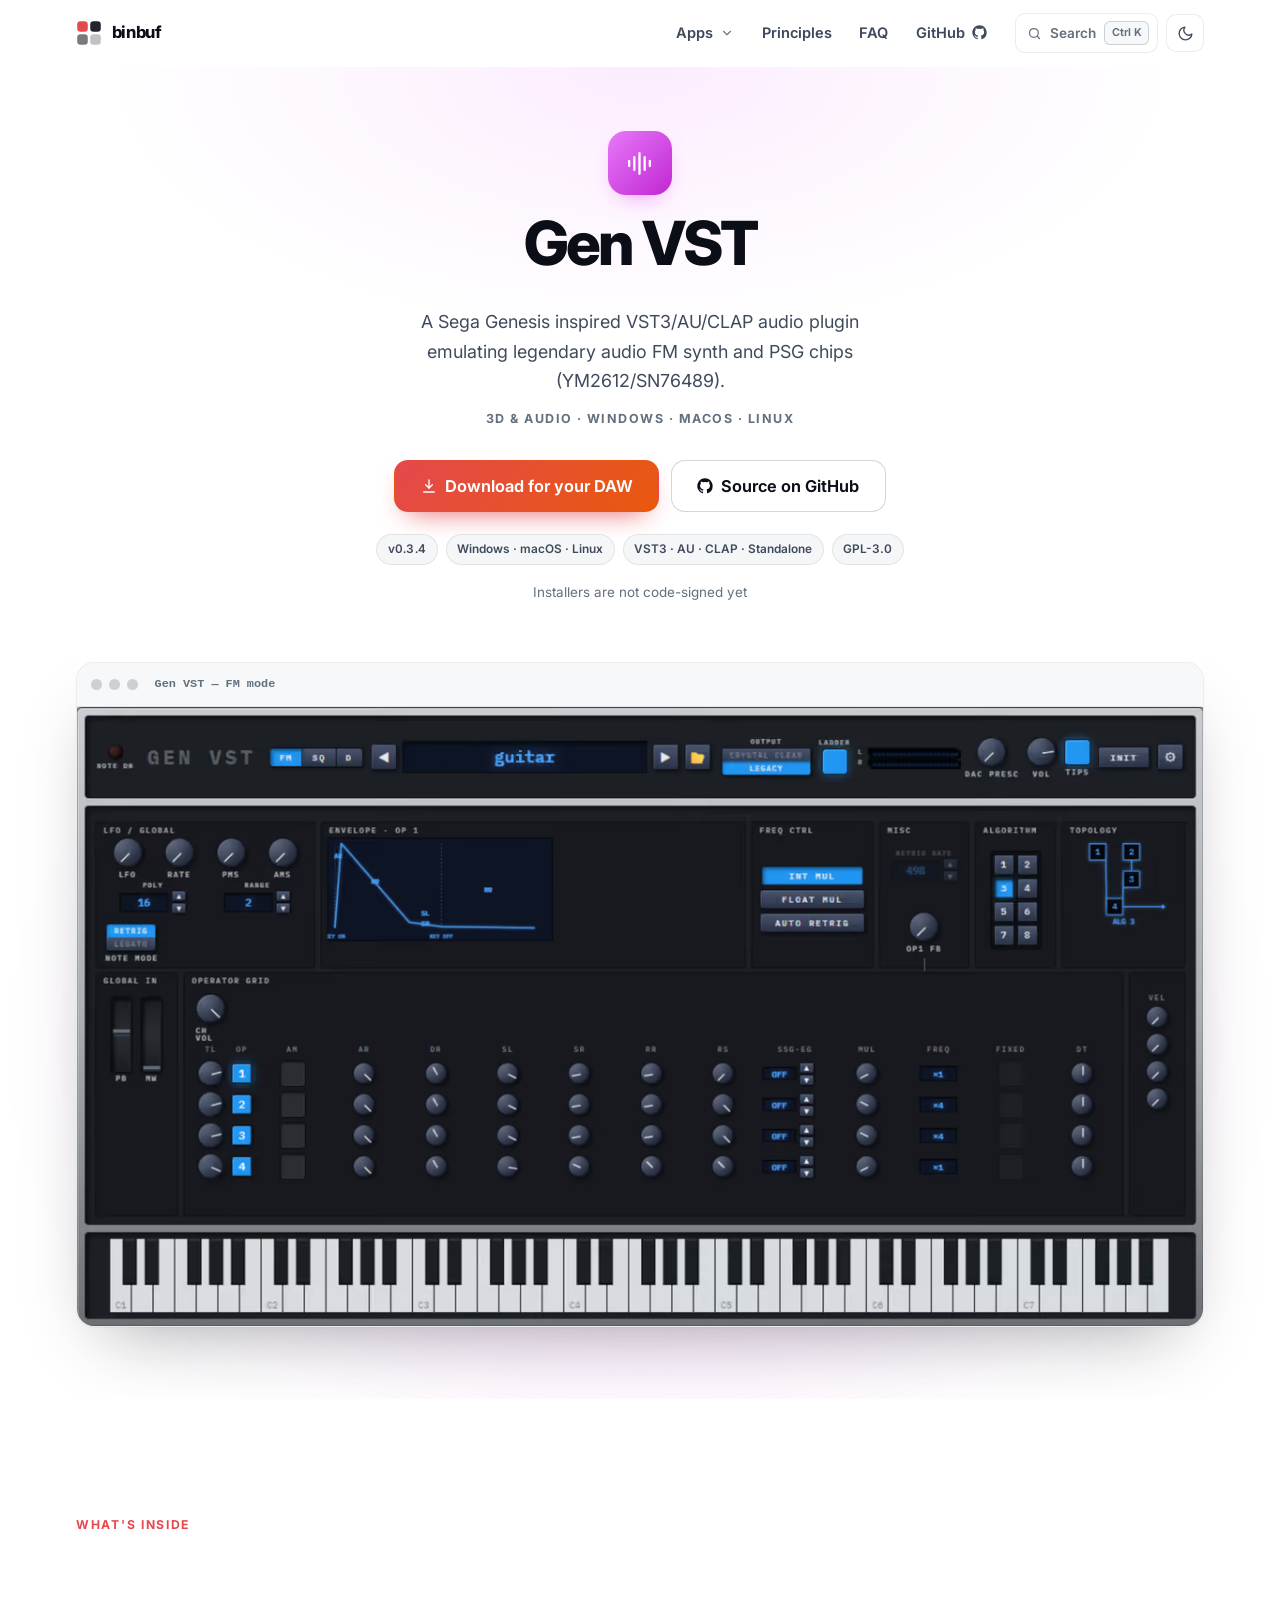
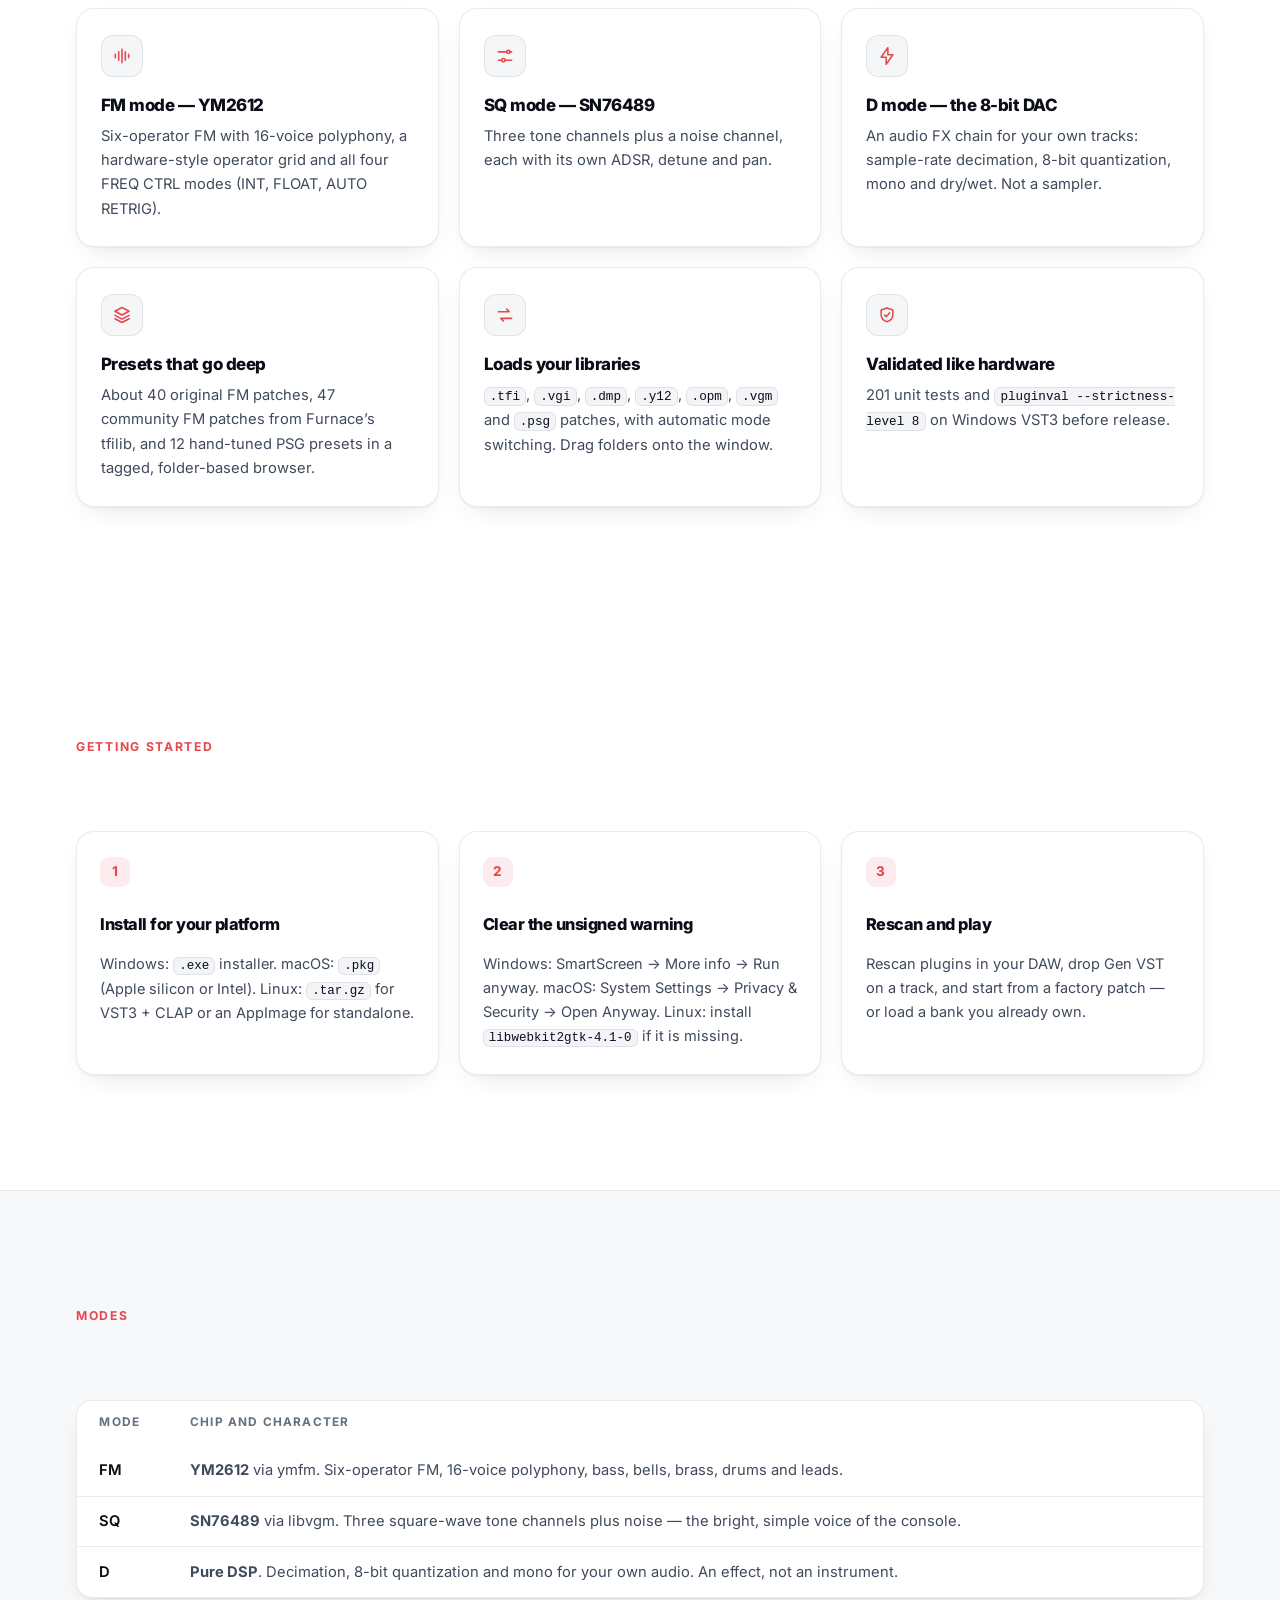
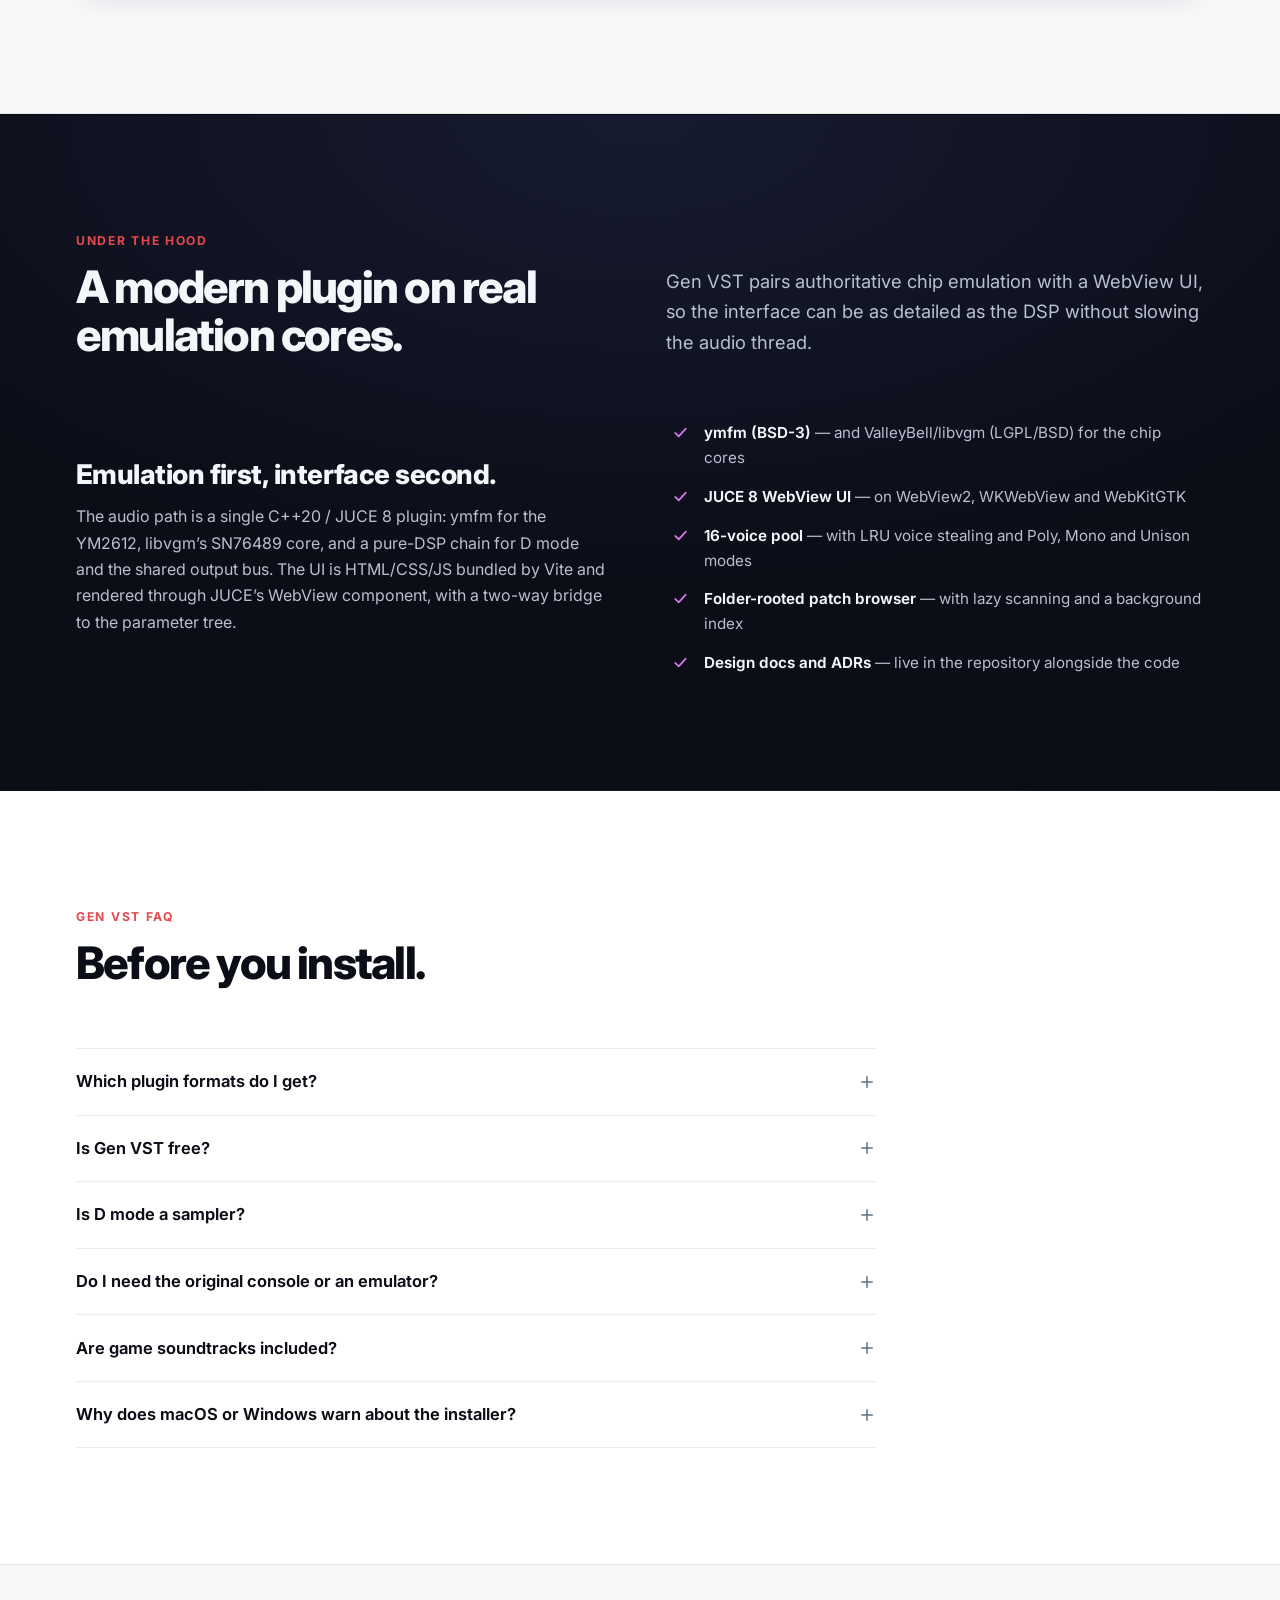
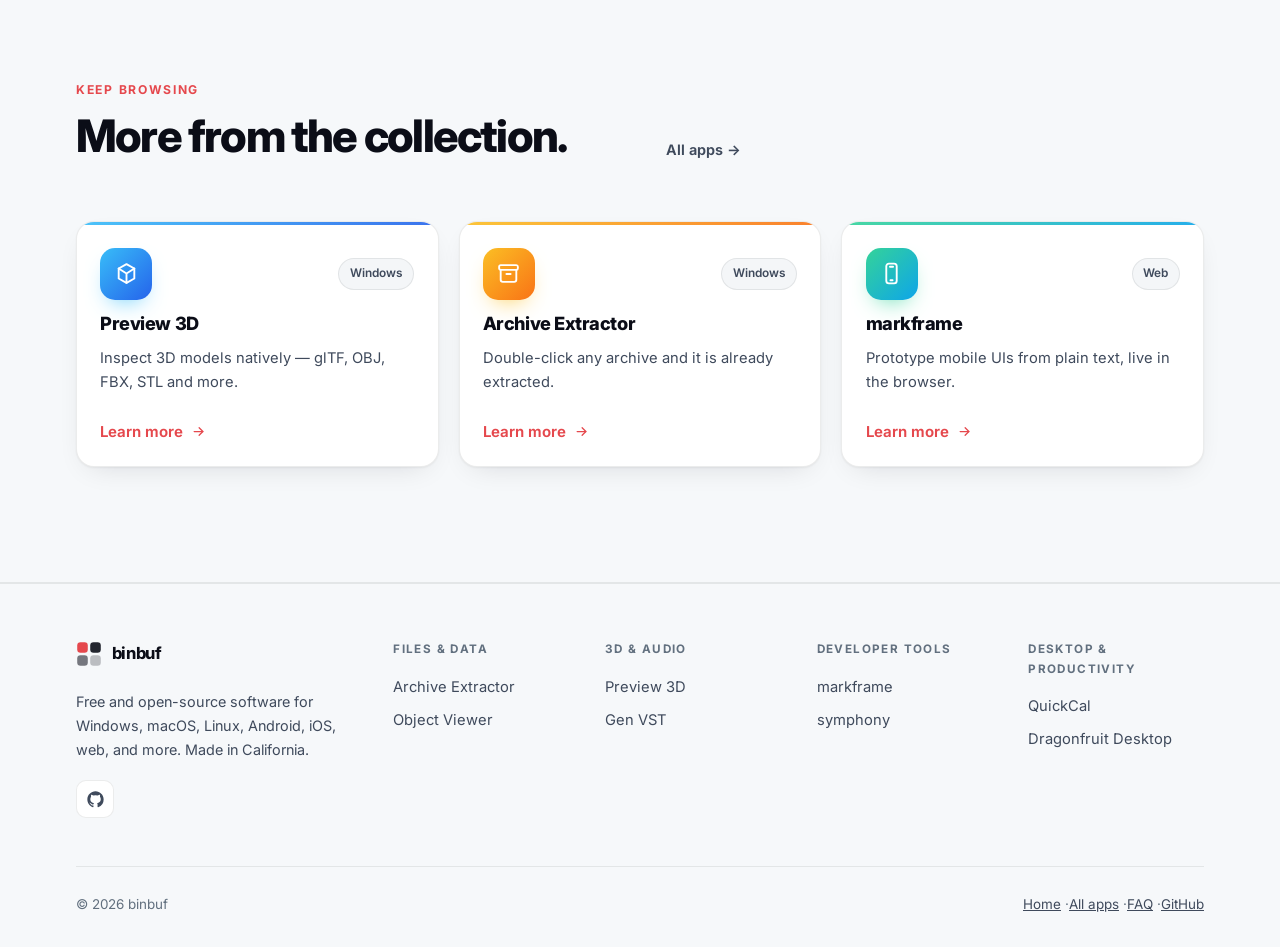
<file: apps/gen-vst.html>
<!DOCTYPE html><html lang="en" data-base="../"><head><meta charset="utf-8"><meta name="viewport" content="width=device-width, initial-scale=1"><title>Gen VST — Sega Genesis YM2612 &amp; SN76489 synth plugin (VST3/AU/CLAP) | binbuf</title><meta name="description" content="A free VST3/AU/CLAP plugin emulating the Sega Genesis YM2612 FM chip, SN76489 PSG and 8-bit DAC, with hardware filters, preset browser and 201 unit tests."><meta name="author" content="binbuf"><meta name="robots" content="index, follow, max-image-preview:large, max-snippet:-1"><meta name="color-scheme" content="light dark"><link rel="canonical" href="https://binbuf.com/apps/gen-vst.html"><meta property="og:type" content="website"><meta property="og:site_name" content="binbuf"><meta property="og:title" content="Gen VST — the Sega Genesis sound chip, native in your DAW"><meta property="og:description" content="Three modes: six-operator YM2612 FM, SN76489 PSG and the 8-bit DAC, with hardware filters and a tagged preset browser. Free and open source."><meta property="og:url" content="https://binbuf.com/apps/gen-vst.html"><meta property="og:image" content="https://binbuf.com/og/gen-vst.png"><meta property="og:image:width" content="1200"><meta property="og:image:height" content="630"><meta property="og:image:alt" content="Gen VST interface showing the FM operator grid"><meta name="twitter:card" content="summary_large_image"><meta name="twitter:title" content="Gen VST — the Sega Genesis sound chip, native in your DAW"><meta name="twitter:description" content="Three modes: six-operator YM2612 FM, SN76489 PSG and the 8-bit DAC, with hardware filters and a tagged preset browser. Free and open source."><meta name="twitter:image" content="https://binbuf.com/og/gen-vst.png"><meta name="theme-color" content="#ffffff" media="(prefers-color-scheme: light)"><meta name="theme-color" content="#0a0b0e" media="(prefers-color-scheme: dark)"><link rel="apple-touch-icon" href="../apple-touch-icon.png"><link rel="manifest" href="../site.webmanifest"><link rel="me" href="https://github.com/binbuf"><link rel="icon" href="data:image/svg+xml,%3Csvg xmlns='http://www.w3.org/2000/svg' viewBox='0 0 32 32'%3E%3Crect x='1.5' y='1.5' width='13' height='13' rx='4' fill='%23e5484d'/%3E%3Crect x='17.5' y='1.5' width='13' height='13' rx='4' fill='%230b0d17'/%3E%3Crect x='1.5' y='17.5' width='13' height='13' rx='4' fill='%230b0d17' opacity='.55'/%3E%3Crect x='17.5' y='17.5' width='13' height='13' rx='4' fill='%230b0d17' opacity='.25'/%3E%3C/svg%3E"><!-- Theme before first paint: saved choice → OS preference → light --><script>
(function () {
  document.documentElement.classList.add('js');
  try {
    const saved = localStorage.getItem('binbuf-theme');
    const prefersDark = window.matchMedia('(prefers-color-scheme: dark)').matches;
    document.documentElement.setAttribute('data-theme', saved || (prefersDark ? 'dark' : 'light'));
  } catch {
    document.documentElement.setAttribute('data-theme', 'light');
  }
})();
</script><link rel="preconnect" href="https://fonts.googleapis.com"><link rel="preconnect" href="https://fonts.gstatic.com" crossorigin><link rel="preconnect" href="https://api.github.com"><link rel="stylesheet" href="https://fonts.googleapis.com/css2?family=Inter:wght@400;500;600;700;800&display=swap"><script type="application/ld+json">{"@context":"https://schema.org","@graph":[{"@type":"SoftwareApplication","@id":"https://binbuf.com/apps/gen-vst.html#app","name":"Gen VST","url":"https://binbuf.com/apps/gen-vst.html","isPartOf":{"@id":"https://binbuf.com/#website"},"publisher":{"@id":"https://binbuf.com/#person"},"codeRepository":"https://github.com/binbuf/gen-vst","downloadUrl":"https://github.com/binbuf/gen-vst/releases","applicationCategory":"MultimediaApplication","applicationSubCategory":"Audio plugin","operatingSystem":"Windows, macOS, Linux","softwareVersion":"0.3.4","programmingLanguage":"C++","license":"https://www.gnu.org/licenses/gpl-3.0.html","screenshot":"https://binbuf.com/media/gen-vst-1200.jpg","description":"A free VST3/AU/CLAP plugin that emulates the Sega Genesis YM2612 FM chip, SN76489 PSG and 8-bit DAC with hardware-style filters and a tagged preset browser.","featureList":["YM2612 six-operator FM mode with 16-voice polyphony","SN76489 PSG mode with three tone channels and noise","D mode audio FX chain: decimate, 8-bit, mono, dry/wet","Output Filter and Ladder Effect hardware modeling","~40 original FM patches, 47 community FM patches, 12 PSG presets","VST3, AU, CLAP and standalone builds"],"offers":{"@type":"Offer","price":"0","priceCurrency":"USD"}},{"@type":"BreadcrumbList","itemListElement":[{"@type":"ListItem","position":1,"name":"Home","item":"https://binbuf.com/"},{"@type":"ListItem","position":2,"name":"Apps","item":"https://binbuf.com/apps/"},{"@type":"ListItem","position":3,"name":"Gen VST"}]},{"@type":"FAQPage","mainEntity":[{"@type":"Question","name":"Which plugin formats do I get?","acceptedAnswer":{"@type":"Answer","text":"VST3 and CLAP on Windows, macOS and Linux; AU on macOS; and a standalone app on all three platforms."}},{"@type":"Question","name":"Is Gen VST free?","acceptedAnswer":{"@type":"Answer","text":"Yes. It is released under GPL-3.0, and the source is public on GitHub."}},{"@type":"Question","name":"Is D mode a sampler?","acceptedAnswer":{"@type":"Answer","text":"No. D mode is an audio effect: it runs the track’s audio through Genesis-style sample-rate decimation, 8-bit quantization, mono summing and a dry/wet control."}},{"@type":"Question","name":"Do I need the original console or an emulator?","acceptedAnswer":{"@type":"Answer","text":"No. The YM2612 and SN76489 emulation is inside the plugin, and it runs as VST3, AU, CLAP or standalone on your computer."}},{"@type":"Question","name":"Are game soundtracks included?","acceptedAnswer":{"@type":"Answer","text":"No game-derived patches are distributed. The factory banks are original and community patches with generic names. You can import your own banks from .tfi, .dmp, .vgm and similar files in the plugin browser."}},{"@type":"Question","name":"Why does macOS or Windows warn about the installer?","acceptedAnswer":{"@type":"Answer","text":"The installers are not code-signed yet. Windows may show SmartScreen and macOS Gatekeeper will ask once; the README documents the exact steps, including the System Settings path on macOS Tahoe."}}]}]}</script><script type="application/json" id="binbuf-apps">[{"name":"Archive Extractor","slug":"archive-extractor","accent":"app--archive","cat":"Files & Data","tag":"One-click archive extraction for Windows","keywords":"archive extractor zip 7z rar tar gz unzip windows","icon":"<rect x=\"3\" y=\"4\" width=\"18\" height=\"4.5\" rx=\"1.5\"/><path d=\"M4.5 8.5V18a2 2 0 0 0 2 2h11a2 2 0 0 0 2-2V8.5\"/><path d=\"M10 12.5h4\"/>"},{"name":"Object Viewer","slug":"object-viewer","accent":"app--object","cat":"Files & Data","tag":"Decode JSON, JWT, YAML and more in your browser","keywords":"json jwt xml yaml msgpack cbor protobuf jwt decode viewer browser","icon":"<path d=\"M9.5 4.5C7.8 4.5 7.5 5.6 7.5 7v1.5c0 1.4-.8 2.3-2 2.7v1.6c1.2.4 2 1.3 2 2.7V17c0 1.4.3 2.5 2 2.5\"/><path d=\"M14.5 4.5c1.7 0 2 1.1 2 2.5v1.5c0 1.4.8 2.3 2 2.7v1.6c-1.2.4-2 1.3-2 2.7V17c0 1.4-.3 2.5-2 2.5\"/><circle cx=\"12\" cy=\"12\" r=\"1.25\" fill=\"currentColor\" stroke=\"none\"/>"},{"name":"Preview 3D","slug":"preview-3d","accent":"app--preview3d","cat":"3D & Audio","tag":"Native 3D model viewer for Windows","keywords":"3d model viewer gltf glb obj fbx stl ply 3mf usd usdz step windows preview","icon":"<path d=\"M12 3 4.5 7.2v9.6L12 21l7.5-4.2V7.2L12 3Z\"/><path d=\"M12 12v9M4.5 7.2 12 12l7.5-4.8\"/>"},{"name":"Gen VST","slug":"gen-vst","accent":"app--genvst","cat":"3D & Audio","tag":"Sega Genesis synth plugin for your DAW","keywords":"sega genesis ym2612 sn76489 fm synth plugin vst3 au clap dac audio music","icon":"<path d=\"M4 10v4M8 7v10M12 4v16M16 7v10M20 10v4\"/>"},{"name":"markframe","slug":"markframe","accent":"app--markframe","cat":"Developer tools","tag":"Prototype mobile UIs from plain text","keywords":"mobile ui prototype dsl ios android material mockup markframe","icon":"<rect x=\"7\" y=\"2.5\" width=\"10\" height=\"19\" rx=\"2.5\"/><path d=\"M10.5 5.5h3\"/><path d=\"M11 18.5h2\"/>"},{"name":"symphony","slug":"symphony","accent":"app--symphony","cat":"Developer tools","tag":"Run an AI coding agent through your roadmap","keywords":"ai agent claude codex cursor opencode gemini roadmap automation git","icon":"<rect x=\"3\" y=\"4.5\" width=\"18\" height=\"15\" rx=\"3\"/><path d=\"m7 10 2.4 2L7 14\"/><path d=\"M12.5 15H17\"/>"},{"name":"QuickCal","slug":"quickcal","accent":"app--quickcal","cat":"Desktop & productivity","tag":"Menu-bar calendar and clock for macOS","keywords":"calendar macos menu bar clock agenda eventkit quickcal","icon":"<rect x=\"3.5\" y=\"5\" width=\"17\" height=\"15.5\" rx=\"3\"/><path d=\"M3.5 10h17M8 3v4M16 3v4\"/><circle cx=\"12\" cy=\"15\" r=\"1.6\"/>"},{"name":"Dragonfruit Desktop","slug":"dragonfruit","accent":"app--dragonfruit","cat":"Desktop & productivity","tag":"Linux desktop environment with an interactive Wayland tour","keywords":"dragonfruit linux desktop environment wayland shell dock files compositor smithay qt quick","icon":"<path fill=\"currentColor\" stroke=\"none\" d=\"M12 22C6.8 22 3.4 18.5 3.4 14.1C3.4 10.6 5.2 8.5 5 4.4C7.6 5 9.3 6.5 10.1 8.4C10.1 5.6 11 3.1 13.1 1.5C13 4.4 14 6.8 15.7 8.4C17.4 7.2 19.1 6.6 21 6.5C20.3 9.5 20.6 11.8 20.6 14.2C20.6 18.8 17 22 12 22Z\"/>"}]</script><link rel="stylesheet" href="/_astro/Arrow._1gNA2LE.css"></head><body class="app--genvst"><a class="skip-link" href="#main">Skip to content</a><header class="site-header" id="top" data-header><div class="container site-header__inner"><a class="brand" href="../" aria-label="binbuf — home"><svg viewBox="0 0 32 32" aria-hidden="true"><rect x="1.5" y="1.5" width="13" height="13" rx="4" fill="var(--accent)"></rect><rect x="17.5" y="1.5" width="13" height="13" rx="4" fill="currentColor" opacity=".9"></rect><rect x="1.5" y="17.5" width="13" height="13" rx="4" fill="currentColor" opacity=".55"></rect><rect x="17.5" y="17.5" width="13" height="13" rx="4" fill="currentColor" opacity=".25"></rect></svg><span>binbuf</span></a><nav class="site-nav" id="site-nav" aria-label="Primary"><div class="nav-item--mega" data-mega><a class="nav-link" href="./" aria-haspopup="true" aria-expanded="false" data-mega-trigger>Apps<svg viewBox="0 0 24 24" fill="none" stroke="currentColor" stroke-width="2" stroke-linecap="round" stroke-linejoin="round" aria-hidden="true"><path d="m6 9 6 6 6-6"></path></svg></a><div class="mega" role="group" aria-label="Apps by category"><div class="mega__grid"><div><p class="mega__title">Files &amp; Data</p><a class="mega__link app--archive" href="archive-extractor.html"><span class="app-icon app-icon--sm" aria-hidden="true"><svg viewBox="0 0 24 24" fill="none" stroke="currentColor" stroke-width="1.8" stroke-linecap="round" stroke-linejoin="round"><rect x="3" y="4" width="18" height="4.5" rx="1.5"/><path d="M4.5 8.5V18a2 2 0 0 0 2 2h11a2 2 0 0 0 2-2V8.5"/><path d="M10 12.5h4"/></svg></span><span><strong>Archive Extractor</strong><span>One-click extraction for Windows</span></span></a><a class="mega__link app--object" href="object-viewer.html"><span class="app-icon app-icon--sm" aria-hidden="true"><svg viewBox="0 0 24 24" fill="none" stroke="currentColor" stroke-width="1.8" stroke-linecap="round" stroke-linejoin="round"><path d="M9.5 4.5C7.8 4.5 7.5 5.6 7.5 7v1.5c0 1.4-.8 2.3-2 2.7v1.6c1.2.4 2 1.3 2 2.7V17c0 1.4.3 2.5 2 2.5"/><path d="M14.5 4.5c1.7 0 2 1.1 2 2.5v1.5c0 1.4.8 2.3 2 2.7v1.6c-1.2.4-2 1.3-2 2.7V17c0 1.4-.3 2.5-2 2.5"/><circle cx="12" cy="12" r="1.25" fill="currentColor" stroke="none"/></svg></span><span><strong>Object Viewer</strong><span>Decode JSON, JWT, YAML and more</span></span></a></div><div><p class="mega__title">3D &amp; Audio</p><a class="mega__link app--preview3d" href="preview-3d.html"><span class="app-icon app-icon--sm" aria-hidden="true"><svg viewBox="0 0 24 24" fill="none" stroke="currentColor" stroke-width="1.8" stroke-linecap="round" stroke-linejoin="round"><path d="M12 3 4.5 7.2v9.6L12 21l7.5-4.2V7.2L12 3Z"/><path d="M12 12v9M4.5 7.2 12 12l7.5-4.8"/></svg></span><span><strong>Preview 3D</strong><span>Native 3D model viewer</span></span></a><a class="mega__link app--genvst" href="gen-vst.html"><span class="app-icon app-icon--sm" aria-hidden="true"><svg viewBox="0 0 24 24" fill="none" stroke="currentColor" stroke-width="1.8" stroke-linecap="round"><path d="M4 10v4M8 7v10M12 4v16M16 7v10M20 10v4"/></svg></span><span><strong>Gen VST</strong><span>Sega Genesis synth plugin</span></span></a></div><div><p class="mega__title">Developer tools</p><a class="mega__link app--markframe" href="markframe.html"><span class="app-icon app-icon--sm" aria-hidden="true"><svg viewBox="0 0 24 24" fill="none" stroke="currentColor" stroke-width="1.8" stroke-linecap="round" stroke-linejoin="round"><rect x="7" y="2.5" width="10" height="19" rx="2.5"/><path d="M10.5 5.5h3"/><path d="M11 18.5h2"/></svg></span><span><strong>markframe</strong><span>Mobile UI from plain text</span></span></a><a class="mega__link app--symphony" href="symphony.html"><span class="app-icon app-icon--sm" aria-hidden="true"><svg viewBox="0 0 24 24" fill="none" stroke="currentColor" stroke-width="1.8" stroke-linecap="round" stroke-linejoin="round"><rect x="3" y="4.5" width="18" height="15" rx="3"/><path d="m7 10 2.4 2L7 14"/><path d="M12.5 15H17"/></svg></span><span><strong>symphony</strong><span>Agent runs, unattended</span></span></a></div><div><p class="mega__title">Desktop &amp; productivity</p><a class="mega__link app--quickcal" href="quickcal.html"><span class="app-icon app-icon--sm" aria-hidden="true"><svg viewBox="0 0 24 24" fill="none" stroke="currentColor" stroke-width="1.8" stroke-linecap="round" stroke-linejoin="round"><rect x="3.5" y="5" width="17" height="15.5" rx="3"/><path d="M3.5 10h17M8 3v4M16 3v4"/><circle cx="12" cy="15" r="1.6"/></svg></span><span><strong>QuickCal</strong><span>Menu-bar calendar for macOS</span></span></a><a class="mega__link app--dragonfruit" href="dragonfruit.html"><span class="app-icon app-icon--sm" aria-hidden="true"><svg viewBox="0 0 24 24"><path fill="currentColor" stroke="none" d="M12 22C6.8 22 3.4 18.5 3.4 14.1C3.4 10.6 5.2 8.5 5 4.4C7.6 5 9.3 6.5 10.1 8.4C10.1 5.6 11 3.1 13.1 1.5C13 4.4 14 6.8 15.7 8.4C17.4 7.2 19.1 6.6 21 6.5C20.3 9.5 20.6 11.8 20.6 14.2C20.6 18.8 17 22 12 22Z"/></svg></span><span><strong>Dragonfruit Desktop</strong><span>Wayland desktop for Linux</span></span></a></div></div><div class="mega__foot"><a class="btn btn--link" href="./">All apps <svg viewBox="0 0 24 24" fill="none" stroke="currentColor" stroke-width="2" stroke-linecap="round" stroke-linejoin="round" aria-hidden="true"><path d="M5 12h14"></path><path d="m13 6 6 6-6 6"></path></svg></a></div></div></div><a href="../#why">Principles</a><a href="../#faq">FAQ</a><a href="https://github.com/binbuf" target="_blank" rel="noopener">GitHub<svg viewBox="0 0 24 24" fill="currentColor" aria-hidden="true"><path d="M12 .5C5.65.5.5 5.65.5 12c0 5.1 3.29 9.42 7.86 10.95.58.1.79-.25.79-.56 0-.28-.01-1.02-.02-2-3.2.7-3.88-1.54-3.88-1.54-.52-1.34-1.28-1.7-1.28-1.7-1.05-.72.08-.7.08-.7 1.16.08 1.77 1.2 1.77 1.2 1.03 1.78 2.7 1.26 3.36.97.1-.75.4-1.26.73-1.55-2.55-.29-5.23-1.28-5.23-5.7 0-1.26.45-2.29 1.19-3.1-.12-.29-.52-1.47.11-3.06 0 0 .97-.31 3.18 1.18a11.1 11.1 0 0 1 5.8 0c2.2-1.5 3.17-1.18 3.17-1.18.63 1.6.23 2.77.11 3.06.74.81 1.19 1.84 1.19 3.1 0 4.43-2.69 5.4-5.25 5.69.41.36.78 1.06.78 2.14 0 1.55-.01 2.8-.01 3.18 0 .31.2.67.8.55A11.52 11.52 0 0 0 23.5 12C23.5 5.65 18.35.5 12 .5Z"></path></svg></a></nav><div class="site-header__actions"><button class="palette-trigger" type="button" data-palette-open aria-haspopup="dialog" aria-controls="palette" aria-label="Search"><svg viewBox="0 0 24 24" fill="none" stroke="currentColor" stroke-width="2" stroke-linecap="round" aria-hidden="true"><circle cx="11" cy="11" r="7"></circle><path d="m20 20-3.5-3.5"></path></svg><span class="palette-trigger__label">Search</span><kbd data-kbd aria-hidden="true">Ctrl K</kbd></button><button class="icon-btn theme-toggle" type="button" data-theme-toggle aria-label="Switch to dark mode" title="Toggle light/dark mode"><svg class="icon-sun" viewBox="0 0 24 24" fill="none" stroke="currentColor" stroke-width="1.9" stroke-linecap="round" aria-hidden="true"><circle cx="12" cy="12" r="4"></circle><path d="M12 2v2M12 20v2M4.9 4.9l1.4 1.4M17.7 17.7l1.4 1.4M2 12h2M20 12h2M4.9 19.1l1.4-1.4M17.7 6.3l1.4-1.4"></path></svg><svg class="icon-moon" viewBox="0 0 24 24" fill="none" stroke="currentColor" stroke-width="1.9" stroke-linecap="round" stroke-linejoin="round" aria-hidden="true"><path d="M21 12.8A9 9 0 1 1 11.2 3a7 7 0 0 0 9.8 9.8Z"></path></svg></button><button class="icon-btn nav-toggle" type="button" data-nav-toggle aria-controls="site-nav" aria-expanded="false" aria-label="Open menu"><svg class="icon-menu" viewBox="0 0 24 24" fill="none" stroke="currentColor" stroke-width="2" stroke-linecap="round" aria-hidden="true"><path d="M4 7h16M4 12h16M4 17h16"></path></svg><svg class="icon-close" viewBox="0 0 24 24" fill="none" stroke="currentColor" stroke-width="2" stroke-linecap="round" aria-hidden="true"><path d="m6 6 12 12M18 6 6 18"></path></svg></button></div></div></header><section class="app-hero app-hero--stacked" aria-labelledby="app-title">
    <div class="container">
      <div class="app-hero__copy">
          <div class="app-hero__head">
            <span class="app-icon app-icon--lg" aria-hidden="true"><svg viewBox="0 0 24 24" fill="none" stroke="currentColor" stroke-width="1.8" stroke-linecap="round" stroke-linejoin="round"><path d="M4 10v4M8 7v10M12 4v16M16 7v10M20 10v4"/></svg></span>
            <div>
              <h1 id="app-title">Gen VST</h1>
            </div>
          </div>

          <p class="app-hero__sub">A Sega Genesis inspired VST3/AU/CLAP audio plugin emulating legendary audio FM synth and PSG chips (YM2612/SN76489).</p>

          <p class="app-hero__cat">3D & Audio · Windows · macOS · Linux</p>

          <div class="app-hero__actions">
            <a class="btn btn--primary btn--lg" href="https://github.com/binbuf/gen-vst/releases">
              <svg viewBox="0 0 24 24" fill="none" stroke="currentColor" stroke-width="2" stroke-linecap="round" stroke-linejoin="round" aria-hidden="true"><path d="M12 3v12"/><path d="m7 10 5 5 5-5"/><path d="M4 21h16"/></svg>
              Download for your DAW
            </a>
            <a class="btn btn--ghost btn--lg" href="https://github.com/binbuf/gen-vst" target="_blank" rel="noopener">
              <svg viewBox="0 0 24 24" fill="currentColor" aria-hidden="true"><path d="M12 .5C5.65.5.5 5.65.5 12c0 5.1 3.29 9.42 7.86 10.95.58.1.79-.25.79-.56 0-.28-.01-1.02-.02-2-3.2.7-3.88-1.54-3.88-1.54-.52-1.34-1.28-1.7-1.28-1.7-1.05-.72.08-.7.08-.7 1.16.08 1.77 1.2 1.77 1.2 1.03 1.78 2.7 1.26 3.36.97.1-.75.4-1.26.73-1.55-2.55-.29-5.23-1.28-5.23-5.7 0-1.26.45-2.29 1.19-3.1-.12-.29-.52-1.47.11-3.06 0 0 .97-.31 3.18 1.18a11.1 11.1 0 0 1 5.8 0c2.2-1.5 3.17-1.18 3.17-1.18.63 1.6.23 2.77.11 3.06.74.81 1.19 1.84 1.19 3.1 0 4.43-2.69 5.4-5.25 5.69.41.36.78 1.06.78 2.14 0 1.55-.01 2.8-.01 3.18 0 .31.2.67.8.55A11.52 11.52 0 0 0 23.5 12C23.5 5.65 18.35.5 12 .5Z"/></svg>
              Source on GitHub
            </a>
          </div>

          <div class="app-hero__meta">
            <span class="chip chip--ver" data-release="binbuf/gen-vst" title="Latest release">v0.3.4</span>
            <span class="chip">Windows · macOS · Linux</span>
            <span class="chip">VST3 · AU · CLAP · Standalone</span>
            <span class="chip">GPL-3.0</span>
          </div>

          <p class="app-hero__note">Installers are not code-signed yet</p>
        </div>
    </div>
  </section>

  <br />

  <!-- ============================== PRODUCT PREVIEW ============================== -->
  <section class="app-stage" aria-label="Gen VST preview">
    <div class="container">
      <figure class="app-hero__media">
          <div class="window">
            <div class="window__bar" aria-hidden="true">
              <span class="window__dot"></span><span class="window__dot"></span><span class="window__dot"></span>
              <span class="window__bar-title">Gen VST — FM mode</span>
            </div>
            <picture>
              <source type="image/avif" srcset="../media/gen-vst-480.avif 480w, ../media/gen-vst-800.avif 800w, ../media/gen-vst-1200.avif 1200w" sizes="(max-width: 1240px) 100vw, 1200px">
              <source type="image/webp" srcset="../media/gen-vst-480.webp 480w, ../media/gen-vst-800.webp 800w, ../media/gen-vst-1200.webp 1200w" sizes="(max-width: 1240px) 100vw, 1200px">
              <img src="../media/gen-vst-1200.jpg"
                   srcset="../media/gen-vst-480.jpg 480w, ../media/gen-vst-800.jpg 800w, ../media/gen-vst-1200.jpg 1200w"
                   sizes="(max-width: 1240px) 100vw, 1200px"
                   alt="Gen VST plugin interface showing the six-operator YM2612 FM synth grid on a dark hardware-style canvas" width="1797" height="988" loading="lazy" decoding="async">
            </picture>
          </div>
        </figure>
    </div>
  </section>

  <section class="section" aria-labelledby="features-title">
    <div class="container">
      <header class="section-head reveal">
        <div>
          <p class="eyebrow">What's inside</p>
        </div>
      </header>

      <div class="card-grid card-grid--3">
        <article class="card feature-card reveal">
          <span class="icon-tile" aria-hidden="true"><svg viewBox="0 0 24 24" fill="none" stroke="currentColor" stroke-width="1.9" stroke-linecap="round" stroke-linejoin="round" aria-hidden="true"><path d="M4 10v4M8 7v10M12 4v16M16 7v10M20 10v4"/></svg></span>
          <h3>FM mode — YM2612</h3>
          <p>Six-operator FM with 16-voice polyphony, a hardware-style operator grid and all four FREQ CTRL modes (INT, FLOAT, AUTO RETRIG).</p>
        </article>

        <article class="card feature-card reveal">
          <span class="icon-tile" aria-hidden="true"><svg viewBox="0 0 24 24" fill="none" stroke="currentColor" stroke-width="1.9" stroke-linecap="round" stroke-linejoin="round" aria-hidden="true"><path d="M4 7h10M18 7h2M4 17h4M12 17h8"/><circle cx="16" cy="7" r="2"/><circle cx="10" cy="17" r="2"/></svg></span>
          <h3>SQ mode — SN76489</h3>
          <p>Three tone channels plus a noise channel, each with its own ADSR, detune and pan.</p>
        </article>

        <article class="card feature-card reveal">
          <span class="icon-tile" aria-hidden="true"><svg viewBox="0 0 24 24" fill="none" stroke="currentColor" stroke-width="1.9" stroke-linecap="round" stroke-linejoin="round" aria-hidden="true"><path d="M13 2 5 13.5h6L11 22l8-11.5h-6z"/></svg></span>
          <h3>D mode — the 8-bit DAC</h3>
          <p>An audio FX chain for your own tracks: sample-rate decimation, 8-bit quantization, mono and dry/wet. Not a sampler.</p>
        </article>

        <article class="card feature-card reveal">
          <span class="icon-tile" aria-hidden="true"><svg viewBox="0 0 24 24" fill="none" stroke="currentColor" stroke-width="1.9" stroke-linecap="round" stroke-linejoin="round" aria-hidden="true"><path d="M12 3 3.5 7.5 12 12l8.5-4.5z"/><path d="m3.5 12.5 8.5 4.5 8.5-4.5"/><path d="m3.5 16.5 8.5 4.5 8.5-4.5"/></svg></span>
          <h3>Presets that go deep</h3>
          <p>About 40 original FM patches, 47 community FM patches from Furnace’s tfilib, and 12 hand-tuned PSG presets in a tagged, folder-based browser.</p>
        </article>

        <article class="card feature-card reveal">
          <span class="icon-tile" aria-hidden="true"><svg viewBox="0 0 24 24" fill="none" stroke="currentColor" stroke-width="1.9" stroke-linecap="round" stroke-linejoin="round" aria-hidden="true"><path d="M4 8h13l-3-3M20 16H7l3 3"/></svg></span>
          <h3>Loads your libraries</h3>
          <p><code class="code-inline">.tfi</code>, <code class="code-inline">.vgi</code>, <code class="code-inline">.dmp</code>, <code class="code-inline">.y12</code>, <code class="code-inline">.opm</code>, <code class="code-inline">.vgm</code> and <code class="code-inline">.psg</code> patches, with automatic mode switching. Drag folders onto the window.</p>
        </article>

        <article class="card feature-card reveal">
          <span class="icon-tile" aria-hidden="true"><svg viewBox="0 0 24 24" fill="none" stroke="currentColor" stroke-width="1.9" stroke-linecap="round" stroke-linejoin="round" aria-hidden="true"><path d="M12 3.5 5 6v5.5c0 4 2.9 7.4 7 8.5 4.1-1.1 7-4.5 7-8.5V6z"/><path d="m9 12 2 2 4-4.5"/></svg></span>
          <h3>Validated like hardware</h3>
          <p>201 unit tests and <code class="code-inline">pluginval --strictness-level 8</code> on Windows VST3 before release.</p>
        </article>
      </div>
    </div>
  </section>

  <section class="section" aria-labelledby="start-title">
    <div class="container">
      <header class="section-head reveal">
        <div>
          <p class="eyebrow">Getting started</p>
        </div>
      </header>

      <div class="steps">
        <article class="card step reveal">
          <span class="step__num">1</span>
          <h3>Install for your platform</h3>
          <p>Windows: <code class="code-inline">.exe</code> installer. macOS: <code class="code-inline">.pkg</code> (Apple silicon or Intel). Linux: <code class="code-inline">.tar.gz</code> for VST3 + CLAP or an AppImage for standalone.</p>
        </article>
        <article class="card step reveal">
          <span class="step__num">2</span>
          <h3>Clear the unsigned warning</h3>
          <p>Windows: SmartScreen → More info → Run anyway. macOS: System Settings → Privacy & Security → Open Anyway. Linux: install <code class="code-inline">libwebkit2gtk-4.1-0</code> if it is missing.</p>
        </article>
        <article class="card step reveal">
          <span class="step__num">3</span>
          <h3>Rescan and play</h3>
          <p>Rescan plugins in your DAW, drop Gen VST on a track, and start from a factory patch — or load a bank you already own.</p>
        </article>
      </div>
      
    </div>
  </section>

  <section class="section section--soft" aria-labelledby="formats-title">
    <div class="container">
      <header class="section-head reveal">
        <div>
          <p class="eyebrow">Modes</p>
        </div>
      </header>

      <div class="table-wrap reveal">
        <table class="spec-table">
          <thead>
            <tr><th scope="col">Mode</th><th scope="col">Chip and character</th></tr>
          </thead>
          <tbody>
            <tr><td>FM</td><td><strong>YM2612</strong> via ymfm. Six-operator FM, 16-voice polyphony, bass, bells, brass, drums and leads.</td></tr>
            <tr><td>SQ</td><td><strong>SN76489</strong> via libvgm. Three square-wave tone channels plus noise — the bright, simple voice of the console.</td></tr>
            <tr><td>D</td><td><strong>Pure DSP</strong>. Decimation, 8-bit quantization and mono for your own audio. An effect, not an instrument.</td></tr>
          </tbody>
        </table>
      </div>
    </div>
  </section>

  <section class="section band--ink" aria-labelledby="hood-title">
    <div class="container">
      <header class="section-head reveal">
        <div>
          <p class="eyebrow">Under the hood</p>
          <h2 class="h2" id="hood-title">A modern plugin on real emulation cores.</h2>
        </div>
        <p class="lede">Gen VST pairs authoritative chip emulation with a WebView UI, so the interface can be as detailed as the DSP without slowing the audio thread.</p>
      </header>

      <div class="feature-row">
        <div class="feature-row__copy reveal">
          <h3 class="h3">Emulation first, interface second.</h3>
          <p>The audio path is a single C++20 / JUCE 8 plugin: ymfm for the YM2612, libvgm’s SN76489 core, and a pure-DSP chain for D mode and the shared output bus. The UI is HTML/CSS/JS bundled by Vite and rendered through JUCE’s WebView component, with a two-way bridge to the parameter tree.</p>
        </div>
        <ul class="feature-list reveal">
          <li>
            <svg viewBox="0 0 24 24" fill="none" stroke="currentColor" stroke-width="2.2" stroke-linecap="round" stroke-linejoin="round" aria-hidden="true"><path d="m4.5 12.5 5 5 10-11"/></svg>
            <span><strong>ymfm (BSD-3)</strong> — and ValleyBell/libvgm (LGPL/BSD) for the chip cores</span>
          </li>
          <li>
            <svg viewBox="0 0 24 24" fill="none" stroke="currentColor" stroke-width="2.2" stroke-linecap="round" stroke-linejoin="round" aria-hidden="true"><path d="m4.5 12.5 5 5 10-11"/></svg>
            <span><strong>JUCE 8 WebView UI</strong> — on WebView2, WKWebView and WebKitGTK</span>
          </li>
          <li>
            <svg viewBox="0 0 24 24" fill="none" stroke="currentColor" stroke-width="2.2" stroke-linecap="round" stroke-linejoin="round" aria-hidden="true"><path d="m4.5 12.5 5 5 10-11"/></svg>
            <span><strong>16-voice pool</strong> — with LRU voice stealing and Poly, Mono and Unison modes</span>
          </li>
          <li>
            <svg viewBox="0 0 24 24" fill="none" stroke="currentColor" stroke-width="2.2" stroke-linecap="round" stroke-linejoin="round" aria-hidden="true"><path d="m4.5 12.5 5 5 10-11"/></svg>
            <span><strong>Folder-rooted patch browser</strong> — with lazy scanning and a background index</span>
          </li>
          <li>
            <svg viewBox="0 0 24 24" fill="none" stroke="currentColor" stroke-width="2.2" stroke-linecap="round" stroke-linejoin="round" aria-hidden="true"><path d="m4.5 12.5 5 5 10-11"/></svg>
            <span><strong>Design docs and ADRs</strong> — live in the repository alongside the code</span>
          </li>
        </ul>
      </div>
      
    </div>
  </section>

  <section class="section" aria-labelledby="faq-title">
    <div class="container">
      <header class="section-head reveal">
        <div>
          <p class="eyebrow">Gen VST FAQ</p>
          <h2 class="h2" id="faq-title">Before you install.</h2>
        </div>
      </header>

      <div class="faq reveal">
        <details class="faq__item">
          <summary>
            Which plugin formats do I get?
            <svg viewBox="0 0 24 24" fill="none" stroke="currentColor" stroke-width="2" stroke-linecap="round" aria-hidden="true"><path d="M12 5v14M5 12h14"/></svg>
          </summary>
          <p>VST3 and CLAP on Windows, macOS and Linux; AU on macOS; and a standalone app on all three platforms.</p>
        </details>

        <details class="faq__item">
          <summary>
            Is Gen VST free?
            <svg viewBox="0 0 24 24" fill="none" stroke="currentColor" stroke-width="2" stroke-linecap="round" aria-hidden="true"><path d="M12 5v14M5 12h14"/></svg>
          </summary>
          <p>Yes. It is released under GPL-3.0, and the source is public on GitHub.</p>
        </details>

        <details class="faq__item">
          <summary>
            Is D mode a sampler?
            <svg viewBox="0 0 24 24" fill="none" stroke="currentColor" stroke-width="2" stroke-linecap="round" aria-hidden="true"><path d="M12 5v14M5 12h14"/></svg>
          </summary>
          <p>No. D mode is an audio effect: it runs the track’s audio through Genesis-style sample-rate decimation, 8-bit quantization, mono summing and a dry/wet control.</p>
        </details>

        <details class="faq__item">
          <summary>
            Do I need the original console or an emulator?
            <svg viewBox="0 0 24 24" fill="none" stroke="currentColor" stroke-width="2" stroke-linecap="round" aria-hidden="true"><path d="M12 5v14M5 12h14"/></svg>
          </summary>
          <p>No. The YM2612 and SN76489 emulation is inside the plugin, and it runs as VST3, AU, CLAP or standalone on your computer.</p>
        </details>

        <details class="faq__item">
          <summary>
            Are game soundtracks included?
            <svg viewBox="0 0 24 24" fill="none" stroke="currentColor" stroke-width="2" stroke-linecap="round" aria-hidden="true"><path d="M12 5v14M5 12h14"/></svg>
          </summary>
          <p>No game-derived patches are distributed. The factory banks are original and community patches with generic names. You can import your own banks from .tfi, .dmp, .vgm and similar files in the plugin browser.</p>
        </details>

        <details class="faq__item">
          <summary>
            Why does macOS or Windows warn about the installer?
            <svg viewBox="0 0 24 24" fill="none" stroke="currentColor" stroke-width="2" stroke-linecap="round" aria-hidden="true"><path d="M12 5v14M5 12h14"/></svg>
          </summary>
          <p>The installers are not code-signed yet. Windows may show SmartScreen and macOS Gatekeeper will ask once; the README documents the exact steps, including the System Settings path on macOS Tahoe.</p>
        </details>
      </div>
    </div>
  </section>

  <section class="section section--soft" aria-labelledby="more-title"><div class="container"><header class="section-head reveal"><div><p class="eyebrow">Keep browsing</p><h2 class="h2" id="more-title">More from the collection.</h2></div><a class="cat-link" href="./">All apps →</a></header><div class="related"><article class="card card--hover app-card app--preview3d reveal"><div class="app-card__top"><span class="app-icon" aria-hidden="true"><svg viewBox="0 0 24 24" fill="none" stroke="currentColor" stroke-width="1.8" stroke-linecap="round" stroke-linejoin="round"><path d="M12 3 4.5 7.2v9.6L12 21l7.5-4.2V7.2L12 3Z"/><path d="M12 12v9M4.5 7.2 12 12l7.5-4.8"/></svg></span><span class="chip">Windows</span></div><h3><a class="app-card__link" href="preview-3d.html">Preview 3D</a></h3><p class="app-card__tagline">Inspect 3D models natively — glTF, OBJ, FBX, STL and more.</p><div class="app-card__links"><a class="btn btn--link" href="preview-3d.html">Learn more <span class="visually-hidden">about Preview 3D</span><svg viewBox="0 0 24 24" fill="none" stroke="currentColor" stroke-width="2" stroke-linecap="round" stroke-linejoin="round" aria-hidden="true"><path d="M5 12h14"></path><path d="m13 6 6 6-6 6"></path></svg></a></div></article><article class="card card--hover app-card app--archive reveal"><div class="app-card__top"><span class="app-icon" aria-hidden="true"><svg viewBox="0 0 24 24" fill="none" stroke="currentColor" stroke-width="1.8" stroke-linecap="round" stroke-linejoin="round"><rect x="3" y="4" width="18" height="4.5" rx="1.5"/><path d="M4.5 8.5V18a2 2 0 0 0 2 2h11a2 2 0 0 0 2-2V8.5"/><path d="M10 12.5h4"/></svg></span><span class="chip">Windows</span></div><h3><a class="app-card__link" href="archive-extractor.html">Archive Extractor</a></h3><p class="app-card__tagline">Double-click any archive and it is already extracted.</p><div class="app-card__links"><a class="btn btn--link" href="archive-extractor.html">Learn more <span class="visually-hidden">about Archive Extractor</span><svg viewBox="0 0 24 24" fill="none" stroke="currentColor" stroke-width="2" stroke-linecap="round" stroke-linejoin="round" aria-hidden="true"><path d="M5 12h14"></path><path d="m13 6 6 6-6 6"></path></svg></a></div></article><article class="card card--hover app-card app--markframe reveal"><div class="app-card__top"><span class="app-icon" aria-hidden="true"><svg viewBox="0 0 24 24" fill="none" stroke="currentColor" stroke-width="1.8" stroke-linecap="round" stroke-linejoin="round"><rect x="7" y="2.5" width="10" height="19" rx="2.5"/><path d="M10.5 5.5h3"/><path d="M11 18.5h2"/></svg></span><span class="chip">Web</span></div><h3><a class="app-card__link" href="markframe.html">markframe</a></h3><p class="app-card__tagline">Prototype mobile UIs from plain text, live in the browser.</p><div class="app-card__links"><a class="btn btn--link" href="markframe.html">Learn more <span class="visually-hidden">about markframe</span><svg viewBox="0 0 24 24" fill="none" stroke="currentColor" stroke-width="2" stroke-linecap="round" stroke-linejoin="round" aria-hidden="true"><path d="M5 12h14"></path><path d="m13 6 6 6-6 6"></path></svg></a></div></article></div></div></section>

<footer class="site-footer"><div class="container"><div class="footer-grid"><div class="footer-brand"><a class="brand" href="../" aria-label="binbuf — home"><svg viewBox="0 0 32 32" aria-hidden="true"><rect x="1.5" y="1.5" width="13" height="13" rx="4" fill="var(--accent)"></rect><rect x="17.5" y="1.5" width="13" height="13" rx="4" fill="currentColor" opacity=".9"></rect><rect x="1.5" y="17.5" width="13" height="13" rx="4" fill="currentColor" opacity=".55"></rect><rect x="17.5" y="17.5" width="13" height="13" rx="4" fill="currentColor" opacity=".25"></rect></svg><span>binbuf</span></a><p>Free and open-source software for Windows, macOS, Linux, Android, iOS, web, and more. Made in California.</p><div class="footer-actions"><a class="icon-btn" href="https://github.com/binbuf" target="_blank" rel="noopener" aria-label="binbuf on GitHub"><svg viewBox="0 0 24 24" fill="currentColor" aria-hidden="true"><path d="M12 .5C5.65.5.5 5.65.5 12c0 5.1 3.29 9.42 7.86 10.95.58.1.79-.25.79-.56 0-.28-.01-1.02-.02-2-3.2.7-3.88-1.54-3.88-1.54-.52-1.34-1.28-1.7-1.28-1.7-1.05-.72.08-.7.08-.7 1.16.08 1.77 1.2 1.77 1.2 1.03 1.78 2.7 1.26 3.36.97.1-.75.4-1.26.73-1.55-2.55-.29-5.23-1.28-5.23-5.7 0-1.26.45-2.29 1.19-3.1-.12-.29-.52-1.47.11-3.06 0 0 .97-.31 3.18 1.18a11.1 11.1 0 0 1 5.8 0c2.2-1.5 3.17-1.18 3.17-1.18.63 1.6.23 2.77.11 3.06.74.81 1.19 1.84 1.19 3.1 0 4.43-2.69 5.4-5.25 5.69.41.36.78 1.06.78 2.14 0 1.55-.01 2.8-.01 3.18 0 .31.2.67.8.55A11.52 11.52 0 0 0 23.5 12C23.5 5.65 18.35.5 12 .5Z"></path></svg></a></div></div><div><p class="footer-title">Files &amp; Data</p><ul class="footer-links"><li><a href="archive-extractor.html">Archive Extractor</a></li><li><a href="object-viewer.html">Object Viewer</a></li></ul></div><div><p class="footer-title">3D &amp; Audio</p><ul class="footer-links"><li><a href="preview-3d.html">Preview 3D</a></li><li><a href="gen-vst.html">Gen VST</a></li></ul></div><div><p class="footer-title">Developer tools</p><ul class="footer-links"><li><a href="markframe.html">markframe</a></li><li><a href="symphony.html">symphony</a></li></ul></div><div><p class="footer-title">Desktop &amp; productivity</p><ul class="footer-links"><li><a href="quickcal.html">QuickCal</a></li><li><a href="dragonfruit.html">Dragonfruit Desktop</a></li></ul></div></div><div class="footer-bottom"><span>&copy; <span id="year">2026</span> binbuf</span><span><a href="../">Home</a> ·<a href="./">All apps</a> ·<a href="../#faq">FAQ</a> ·<a href="https://github.com/binbuf" target="_blank" rel="noopener">GitHub</a></span></div></div></footer><dialog class="palette" id="palette" aria-label="Search apps and pages"><div class="palette__search"><svg viewBox="0 0 24 24" fill="none" stroke="currentColor" stroke-width="2" stroke-linecap="round" aria-hidden="true"><circle cx="11" cy="11" r="7"></circle><path d="m20 20-3.5-3.5"></path></svg><input type="search" placeholder="Search apps and pages…" aria-label="Search" data-palette-input autocomplete="off" spellcheck="false"><kbd class="palette__esc">Esc</kbd></div><ul class="palette__list" data-palette-list></ul><p class="palette__empty" hidden>No matches. Try “3D”, “archive”, “synth” or “calendar”.</p><div class="palette__foot" aria-hidden="true"><span><kbd>↑</kbd><kbd>↓</kbd> navigate</span><span><kbd>↵</kbd> open</span><span><kbd>Esc</kbd> close</span></div></dialog><button class="icon-btn to-top" type="button" data-to-top aria-label="Back to top" title="Back to top"><svg viewBox="0 0 24 24" fill="none" stroke="currentColor" stroke-width="2" stroke-linecap="round" stroke-linejoin="round" aria-hidden="true"><path d="M12 19V5"></path><path d="m5 12 7-7 7 7"></path></svg></button><script type="module" src="/_astro/Base.astro_astro_type_script_index_0_lang.BTEjkhXq.js"></script></body></html>
</file>
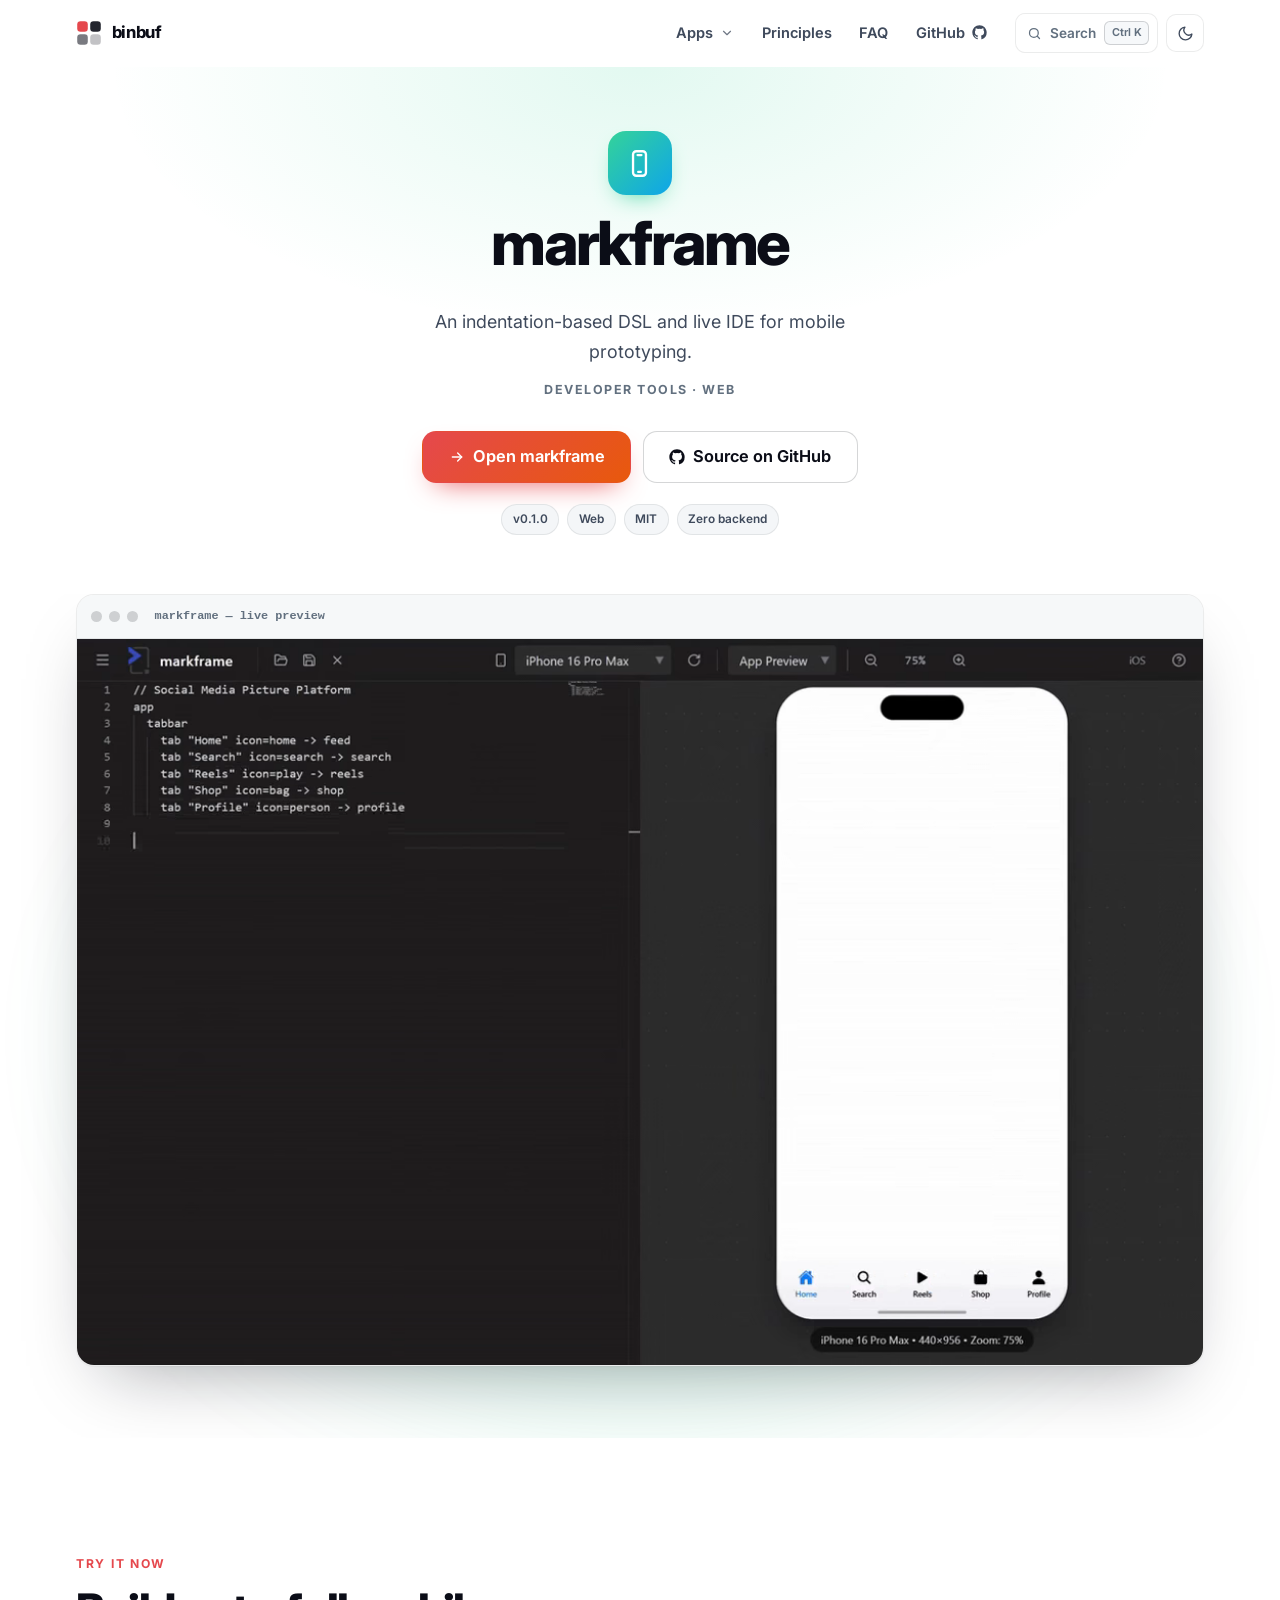
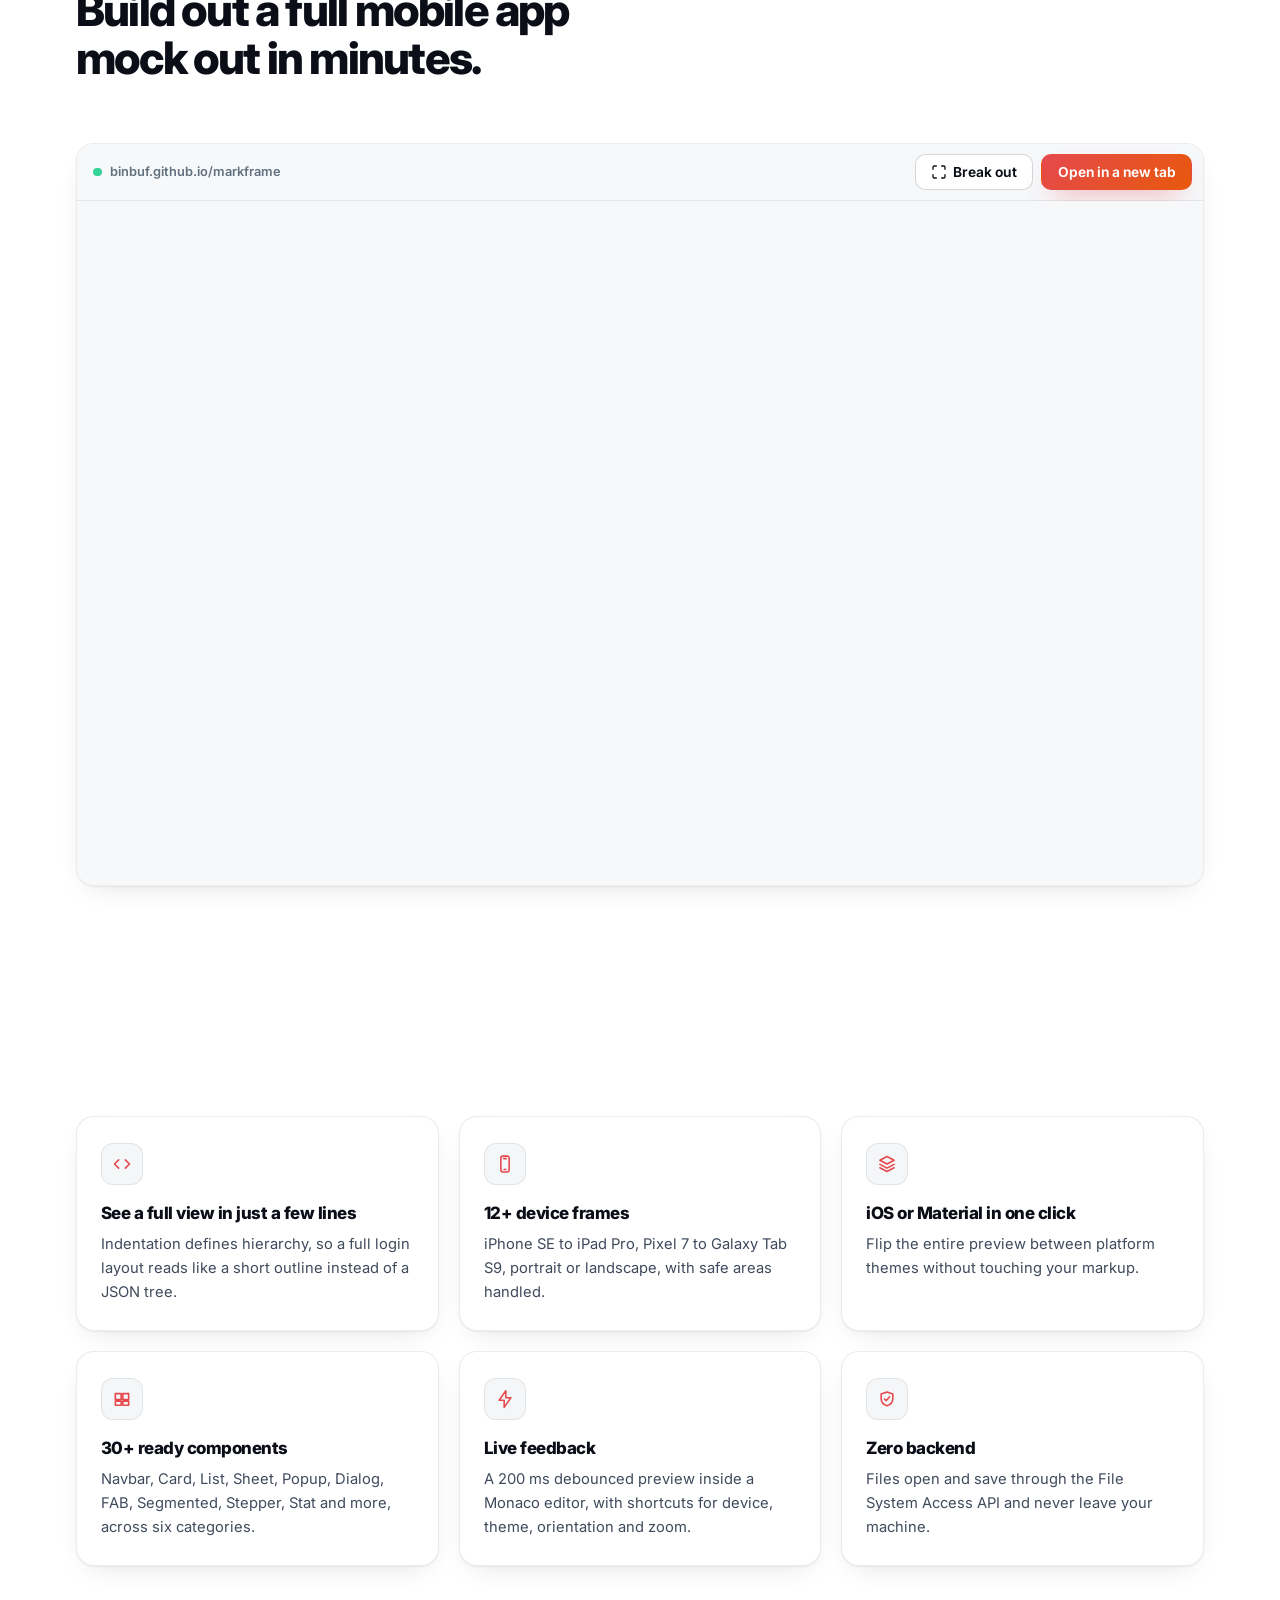
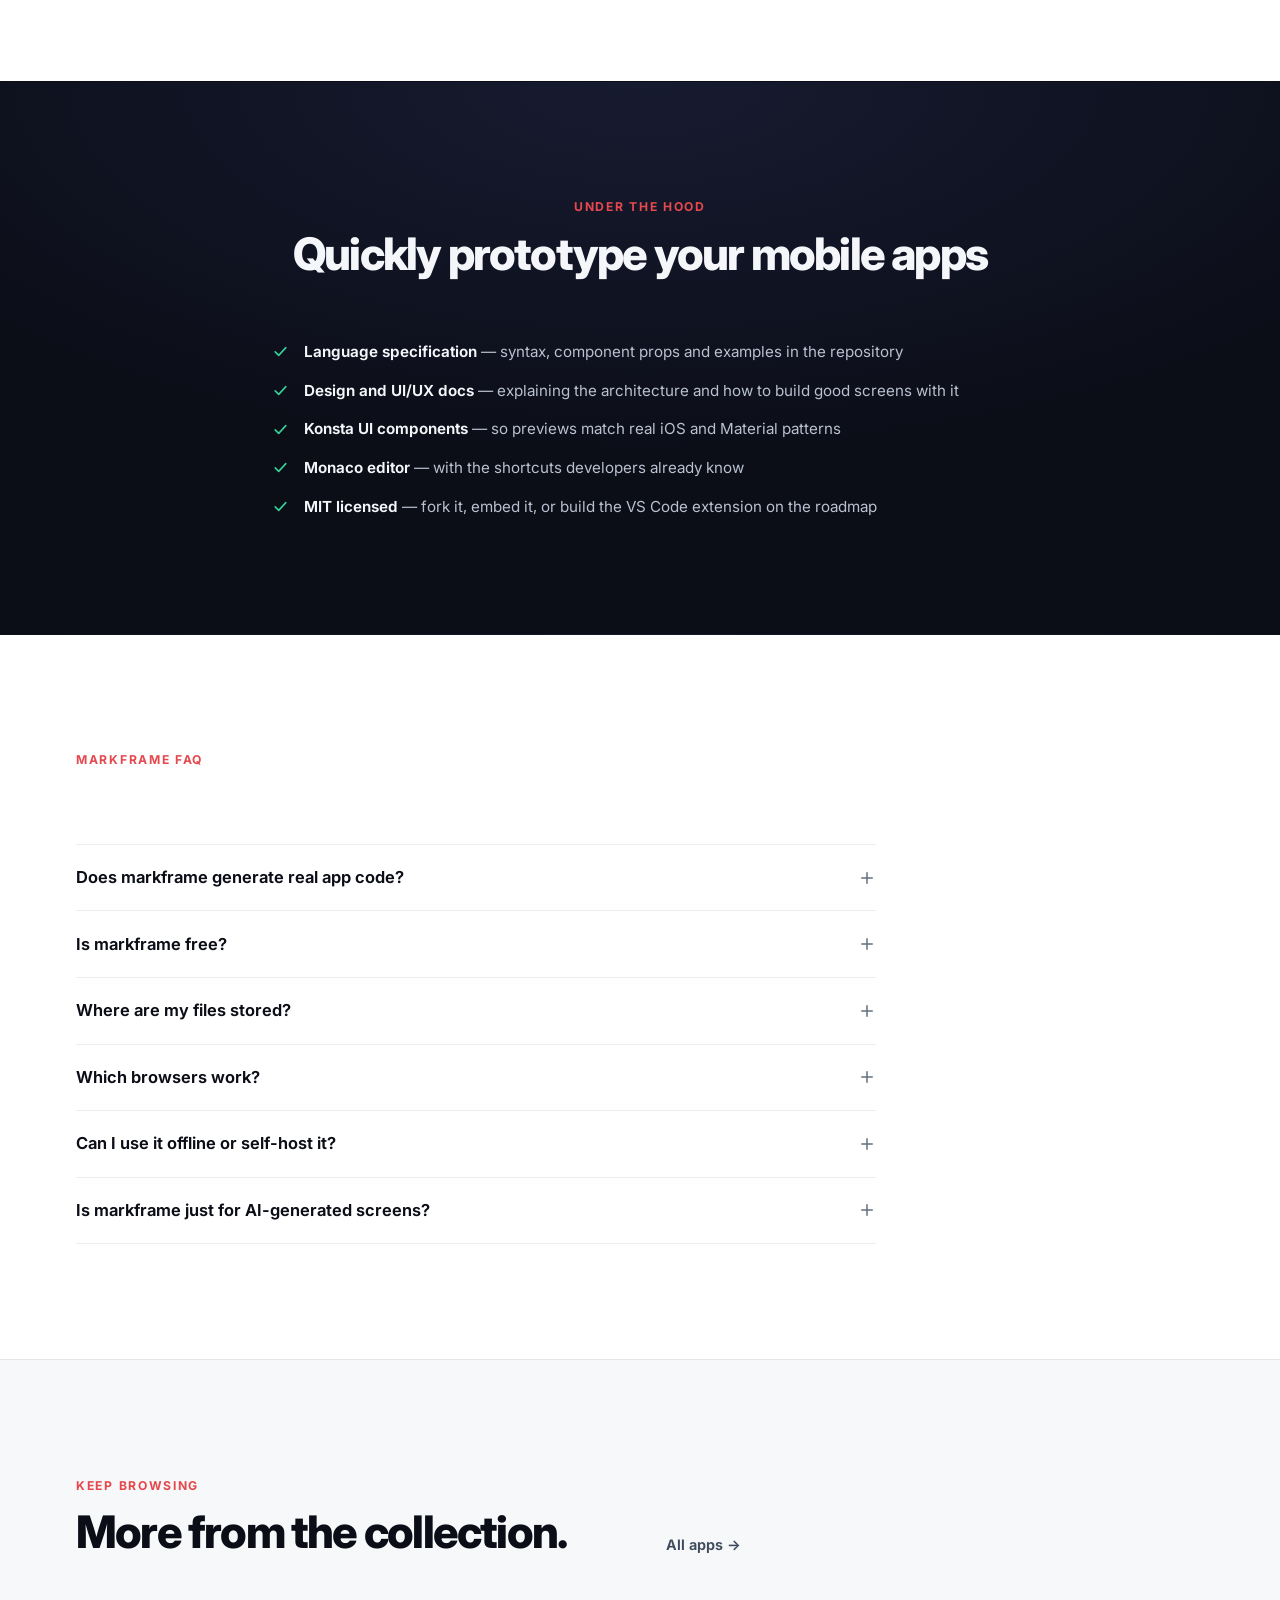
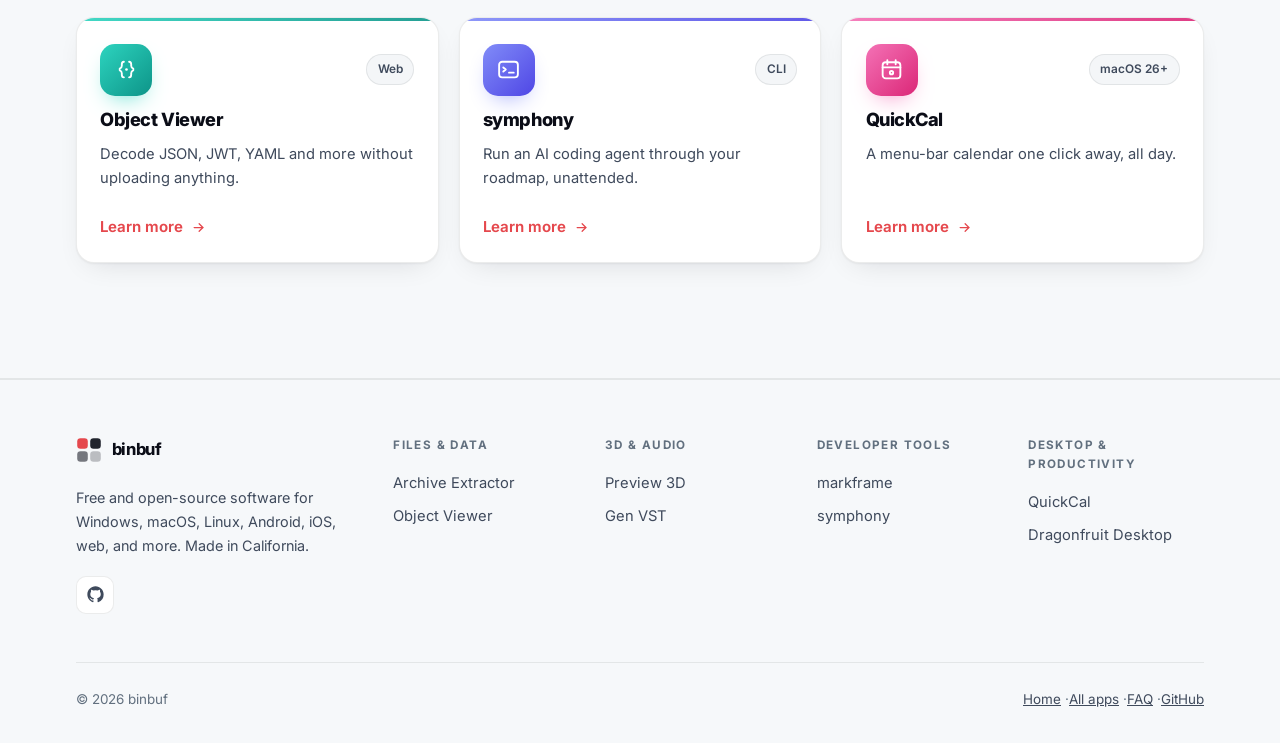
<file: apps/markframe.html>
<!DOCTYPE html><html lang="en" data-base="../"><head><meta charset="utf-8"><meta name="viewport" content="width=device-width, initial-scale=1"><title>markframe — prototype mobile UIs from plain text | binbuf</title><meta name="description" content="A declarative, indentation-based DSL for mobile prototyping. Write a screen in six lines and see platform-accurate iOS or Material previews live in your browser."><meta name="author" content="binbuf"><meta name="robots" content="index, follow, max-image-preview:large, max-snippet:-1"><meta name="color-scheme" content="light dark"><link rel="canonical" href="https://binbuf.com/apps/markframe.html"><meta property="og:type" content="website"><meta property="og:site_name" content="binbuf"><meta property="og:title" content="markframe — mobile screens from plain text"><meta property="og:description" content="An indentation-based DSL with live, platform-accurate iOS and Material previews. A login screen in six lines. MIT, zero backend."><meta property="og:url" content="https://binbuf.com/apps/markframe.html"><meta property="og:image" content="https://binbuf.com/og/markframe.png"><meta property="og:image:width" content="1200"><meta property="og:image:height" content="630"><meta property="og:image:alt" content="markframe editor with live mobile preview"><meta name="twitter:card" content="summary_large_image"><meta name="twitter:title" content="markframe — mobile screens from plain text"><meta name="twitter:description" content="An indentation-based DSL with live, platform-accurate iOS and Material previews. A login screen in six lines. MIT, zero backend."><meta name="twitter:image" content="https://binbuf.com/og/markframe.png"><meta name="theme-color" content="#ffffff" media="(prefers-color-scheme: light)"><meta name="theme-color" content="#0a0b0e" media="(prefers-color-scheme: dark)"><link rel="apple-touch-icon" href="../apple-touch-icon.png"><link rel="manifest" href="../site.webmanifest"><link rel="me" href="https://github.com/binbuf"><link rel="icon" href="data:image/svg+xml,%3Csvg xmlns='http://www.w3.org/2000/svg' viewBox='0 0 32 32'%3E%3Crect x='1.5' y='1.5' width='13' height='13' rx='4' fill='%23e5484d'/%3E%3Crect x='17.5' y='1.5' width='13' height='13' rx='4' fill='%230b0d17'/%3E%3Crect x='1.5' y='17.5' width='13' height='13' rx='4' fill='%230b0d17' opacity='.55'/%3E%3Crect x='17.5' y='17.5' width='13' height='13' rx='4' fill='%230b0d17' opacity='.25'/%3E%3C/svg%3E"><!-- Theme before first paint: saved choice → OS preference → light --><script>
(function () {
  document.documentElement.classList.add('js');
  try {
    const saved = localStorage.getItem('binbuf-theme');
    const prefersDark = window.matchMedia('(prefers-color-scheme: dark)').matches;
    document.documentElement.setAttribute('data-theme', saved || (prefersDark ? 'dark' : 'light'));
  } catch {
    document.documentElement.setAttribute('data-theme', 'light');
  }
})();
</script><link rel="preconnect" href="https://fonts.googleapis.com"><link rel="preconnect" href="https://fonts.gstatic.com" crossorigin><link rel="preconnect" href="https://api.github.com"><link rel="stylesheet" href="https://fonts.googleapis.com/css2?family=Inter:wght@400;500;600;700;800&display=swap"><script type="application/ld+json">{"@context":"https://schema.org","@graph":[{"@type":"SoftwareApplication","@id":"https://binbuf.com/apps/markframe.html#app","name":"markframe","url":"https://binbuf.com/apps/markframe.html","isPartOf":{"@id":"https://binbuf.com/#website"},"publisher":{"@id":"https://binbuf.com/#person"},"codeRepository":"https://github.com/binbuf/markframe","downloadUrl":"https://binbuf.github.io/markframe/","applicationCategory":"DeveloperApplication","applicationSubCategory":"Mobile UI prototyping tool","operatingSystem":"Web browser","softwareVersion":"0.1.0","programmingLanguage":"TypeScript","license":"https://opensource.org/license/mit","screenshot":"https://binbuf.com/media/markframe-1100.jpg","description":"A declarative, indentation-based DSL for mobile prototyping that renders platform-accurate iOS and Material previews live in the browser.","featureList":["Indentation-based DSL: a login screen in six lines","12+ device frames from iPhone SE to iPad Pro","iOS and Material themes toggled in one click","30+ ready-made components","200 ms debounced live preview in a Monaco editor","Fully client-side with local file access"],"offers":{"@type":"Offer","price":"0","priceCurrency":"USD"}},{"@type":"BreadcrumbList","itemListElement":[{"@type":"ListItem","position":1,"name":"Home","item":"https://binbuf.com/"},{"@type":"ListItem","position":2,"name":"Apps","item":"https://binbuf.com/apps/"},{"@type":"ListItem","position":3,"name":"markframe"}]},{"@type":"FAQPage","mainEntity":[{"@type":"Question","name":"Does markframe generate real app code?","acceptedAnswer":{"@type":"Answer","text":"Not today. It renders high-fidelity previews for prototyping and review; exporting templates to functional UI boilerplate is on the roadmap."}},{"@type":"Question","name":"Is markframe free?","acceptedAnswer":{"@type":"Answer","text":"Yes. It is MIT licensed, and the source is public on GitHub."}},{"@type":"Question","name":"Where are my files stored?","acceptedAnswer":{"@type":"Answer","text":"Locally, through the browser’s File System Access API. Screens are saved as .mf files on your disk, and nothing is uploaded."}},{"@type":"Question","name":"Which browsers work?","acceptedAnswer":{"@type":"Answer","text":"Chrome, Edge and Safari 16 or later support local file open and save. The editor and preview work in any modern browser."}},{"@type":"Question","name":"Can I use it offline or self-host it?","acceptedAnswer":{"@type":"Answer","text":"Yes. It is a static single-page app: load it once and keep the tab, or build the repository and host the output anywhere."}},{"@type":"Question","name":"Is markframe just for AI-generated screens?","acceptedAnswer":{"@type":"Answer","text":"No. It is a fast prototyping format on its own, and a login screen takes six lines. It is designed so that LLM-generated markup is also easy for humans to review."}}]}]}</script><script type="application/json" id="binbuf-apps">[{"name":"Archive Extractor","slug":"archive-extractor","accent":"app--archive","cat":"Files & Data","tag":"One-click archive extraction for Windows","keywords":"archive extractor zip 7z rar tar gz unzip windows","icon":"<rect x=\"3\" y=\"4\" width=\"18\" height=\"4.5\" rx=\"1.5\"/><path d=\"M4.5 8.5V18a2 2 0 0 0 2 2h11a2 2 0 0 0 2-2V8.5\"/><path d=\"M10 12.5h4\"/>"},{"name":"Object Viewer","slug":"object-viewer","accent":"app--object","cat":"Files & Data","tag":"Decode JSON, JWT, YAML and more in your browser","keywords":"json jwt xml yaml msgpack cbor protobuf jwt decode viewer browser","icon":"<path d=\"M9.5 4.5C7.8 4.5 7.5 5.6 7.5 7v1.5c0 1.4-.8 2.3-2 2.7v1.6c1.2.4 2 1.3 2 2.7V17c0 1.4.3 2.5 2 2.5\"/><path d=\"M14.5 4.5c1.7 0 2 1.1 2 2.5v1.5c0 1.4.8 2.3 2 2.7v1.6c-1.2.4-2 1.3-2 2.7V17c0 1.4-.3 2.5-2 2.5\"/><circle cx=\"12\" cy=\"12\" r=\"1.25\" fill=\"currentColor\" stroke=\"none\"/>"},{"name":"Preview 3D","slug":"preview-3d","accent":"app--preview3d","cat":"3D & Audio","tag":"Native 3D model viewer for Windows","keywords":"3d model viewer gltf glb obj fbx stl ply 3mf usd usdz step windows preview","icon":"<path d=\"M12 3 4.5 7.2v9.6L12 21l7.5-4.2V7.2L12 3Z\"/><path d=\"M12 12v9M4.5 7.2 12 12l7.5-4.8\"/>"},{"name":"Gen VST","slug":"gen-vst","accent":"app--genvst","cat":"3D & Audio","tag":"Sega Genesis synth plugin for your DAW","keywords":"sega genesis ym2612 sn76489 fm synth plugin vst3 au clap dac audio music","icon":"<path d=\"M4 10v4M8 7v10M12 4v16M16 7v10M20 10v4\"/>"},{"name":"markframe","slug":"markframe","accent":"app--markframe","cat":"Developer tools","tag":"Prototype mobile UIs from plain text","keywords":"mobile ui prototype dsl ios android material mockup markframe","icon":"<rect x=\"7\" y=\"2.5\" width=\"10\" height=\"19\" rx=\"2.5\"/><path d=\"M10.5 5.5h3\"/><path d=\"M11 18.5h2\"/>"},{"name":"symphony","slug":"symphony","accent":"app--symphony","cat":"Developer tools","tag":"Run an AI coding agent through your roadmap","keywords":"ai agent claude codex cursor opencode gemini roadmap automation git","icon":"<rect x=\"3\" y=\"4.5\" width=\"18\" height=\"15\" rx=\"3\"/><path d=\"m7 10 2.4 2L7 14\"/><path d=\"M12.5 15H17\"/>"},{"name":"QuickCal","slug":"quickcal","accent":"app--quickcal","cat":"Desktop & productivity","tag":"Menu-bar calendar and clock for macOS","keywords":"calendar macos menu bar clock agenda eventkit quickcal","icon":"<rect x=\"3.5\" y=\"5\" width=\"17\" height=\"15.5\" rx=\"3\"/><path d=\"M3.5 10h17M8 3v4M16 3v4\"/><circle cx=\"12\" cy=\"15\" r=\"1.6\"/>"},{"name":"Dragonfruit Desktop","slug":"dragonfruit","accent":"app--dragonfruit","cat":"Desktop & productivity","tag":"Linux desktop environment with an interactive Wayland tour","keywords":"dragonfruit linux desktop environment wayland shell dock files compositor smithay qt quick","icon":"<path fill=\"currentColor\" stroke=\"none\" d=\"M12 22C6.8 22 3.4 18.5 3.4 14.1C3.4 10.6 5.2 8.5 5 4.4C7.6 5 9.3 6.5 10.1 8.4C10.1 5.6 11 3.1 13.1 1.5C13 4.4 14 6.8 15.7 8.4C17.4 7.2 19.1 6.6 21 6.5C20.3 9.5 20.6 11.8 20.6 14.2C20.6 18.8 17 22 12 22Z\"/>"}]</script><link rel="stylesheet" href="/_astro/Arrow._1gNA2LE.css"></head><body class="app--markframe"><a class="skip-link" href="#main">Skip to content</a><header class="site-header" id="top" data-header><div class="container site-header__inner"><a class="brand" href="../" aria-label="binbuf — home"><svg viewBox="0 0 32 32" aria-hidden="true"><rect x="1.5" y="1.5" width="13" height="13" rx="4" fill="var(--accent)"></rect><rect x="17.5" y="1.5" width="13" height="13" rx="4" fill="currentColor" opacity=".9"></rect><rect x="1.5" y="17.5" width="13" height="13" rx="4" fill="currentColor" opacity=".55"></rect><rect x="17.5" y="17.5" width="13" height="13" rx="4" fill="currentColor" opacity=".25"></rect></svg><span>binbuf</span></a><nav class="site-nav" id="site-nav" aria-label="Primary"><div class="nav-item--mega" data-mega><a class="nav-link" href="./" aria-haspopup="true" aria-expanded="false" data-mega-trigger>Apps<svg viewBox="0 0 24 24" fill="none" stroke="currentColor" stroke-width="2" stroke-linecap="round" stroke-linejoin="round" aria-hidden="true"><path d="m6 9 6 6 6-6"></path></svg></a><div class="mega" role="group" aria-label="Apps by category"><div class="mega__grid"><div><p class="mega__title">Files &amp; Data</p><a class="mega__link app--archive" href="archive-extractor.html"><span class="app-icon app-icon--sm" aria-hidden="true"><svg viewBox="0 0 24 24" fill="none" stroke="currentColor" stroke-width="1.8" stroke-linecap="round" stroke-linejoin="round"><rect x="3" y="4" width="18" height="4.5" rx="1.5"/><path d="M4.5 8.5V18a2 2 0 0 0 2 2h11a2 2 0 0 0 2-2V8.5"/><path d="M10 12.5h4"/></svg></span><span><strong>Archive Extractor</strong><span>One-click extraction for Windows</span></span></a><a class="mega__link app--object" href="object-viewer.html"><span class="app-icon app-icon--sm" aria-hidden="true"><svg viewBox="0 0 24 24" fill="none" stroke="currentColor" stroke-width="1.8" stroke-linecap="round" stroke-linejoin="round"><path d="M9.5 4.5C7.8 4.5 7.5 5.6 7.5 7v1.5c0 1.4-.8 2.3-2 2.7v1.6c1.2.4 2 1.3 2 2.7V17c0 1.4.3 2.5 2 2.5"/><path d="M14.5 4.5c1.7 0 2 1.1 2 2.5v1.5c0 1.4.8 2.3 2 2.7v1.6c-1.2.4-2 1.3-2 2.7V17c0 1.4-.3 2.5-2 2.5"/><circle cx="12" cy="12" r="1.25" fill="currentColor" stroke="none"/></svg></span><span><strong>Object Viewer</strong><span>Decode JSON, JWT, YAML and more</span></span></a></div><div><p class="mega__title">3D &amp; Audio</p><a class="mega__link app--preview3d" href="preview-3d.html"><span class="app-icon app-icon--sm" aria-hidden="true"><svg viewBox="0 0 24 24" fill="none" stroke="currentColor" stroke-width="1.8" stroke-linecap="round" stroke-linejoin="round"><path d="M12 3 4.5 7.2v9.6L12 21l7.5-4.2V7.2L12 3Z"/><path d="M12 12v9M4.5 7.2 12 12l7.5-4.8"/></svg></span><span><strong>Preview 3D</strong><span>Native 3D model viewer</span></span></a><a class="mega__link app--genvst" href="gen-vst.html"><span class="app-icon app-icon--sm" aria-hidden="true"><svg viewBox="0 0 24 24" fill="none" stroke="currentColor" stroke-width="1.8" stroke-linecap="round"><path d="M4 10v4M8 7v10M12 4v16M16 7v10M20 10v4"/></svg></span><span><strong>Gen VST</strong><span>Sega Genesis synth plugin</span></span></a></div><div><p class="mega__title">Developer tools</p><a class="mega__link app--markframe" href="markframe.html"><span class="app-icon app-icon--sm" aria-hidden="true"><svg viewBox="0 0 24 24" fill="none" stroke="currentColor" stroke-width="1.8" stroke-linecap="round" stroke-linejoin="round"><rect x="7" y="2.5" width="10" height="19" rx="2.5"/><path d="M10.5 5.5h3"/><path d="M11 18.5h2"/></svg></span><span><strong>markframe</strong><span>Mobile UI from plain text</span></span></a><a class="mega__link app--symphony" href="symphony.html"><span class="app-icon app-icon--sm" aria-hidden="true"><svg viewBox="0 0 24 24" fill="none" stroke="currentColor" stroke-width="1.8" stroke-linecap="round" stroke-linejoin="round"><rect x="3" y="4.5" width="18" height="15" rx="3"/><path d="m7 10 2.4 2L7 14"/><path d="M12.5 15H17"/></svg></span><span><strong>symphony</strong><span>Agent runs, unattended</span></span></a></div><div><p class="mega__title">Desktop &amp; productivity</p><a class="mega__link app--quickcal" href="quickcal.html"><span class="app-icon app-icon--sm" aria-hidden="true"><svg viewBox="0 0 24 24" fill="none" stroke="currentColor" stroke-width="1.8" stroke-linecap="round" stroke-linejoin="round"><rect x="3.5" y="5" width="17" height="15.5" rx="3"/><path d="M3.5 10h17M8 3v4M16 3v4"/><circle cx="12" cy="15" r="1.6"/></svg></span><span><strong>QuickCal</strong><span>Menu-bar calendar for macOS</span></span></a><a class="mega__link app--dragonfruit" href="dragonfruit.html"><span class="app-icon app-icon--sm" aria-hidden="true"><svg viewBox="0 0 24 24"><path fill="currentColor" stroke="none" d="M12 22C6.8 22 3.4 18.5 3.4 14.1C3.4 10.6 5.2 8.5 5 4.4C7.6 5 9.3 6.5 10.1 8.4C10.1 5.6 11 3.1 13.1 1.5C13 4.4 14 6.8 15.7 8.4C17.4 7.2 19.1 6.6 21 6.5C20.3 9.5 20.6 11.8 20.6 14.2C20.6 18.8 17 22 12 22Z"/></svg></span><span><strong>Dragonfruit Desktop</strong><span>Wayland desktop for Linux</span></span></a></div></div><div class="mega__foot"><a class="btn btn--link" href="./">All apps <svg viewBox="0 0 24 24" fill="none" stroke="currentColor" stroke-width="2" stroke-linecap="round" stroke-linejoin="round" aria-hidden="true"><path d="M5 12h14"></path><path d="m13 6 6 6-6 6"></path></svg></a></div></div></div><a href="../#why">Principles</a><a href="../#faq">FAQ</a><a href="https://github.com/binbuf" target="_blank" rel="noopener">GitHub<svg viewBox="0 0 24 24" fill="currentColor" aria-hidden="true"><path d="M12 .5C5.65.5.5 5.65.5 12c0 5.1 3.29 9.42 7.86 10.95.58.1.79-.25.79-.56 0-.28-.01-1.02-.02-2-3.2.7-3.88-1.54-3.88-1.54-.52-1.34-1.28-1.7-1.28-1.7-1.05-.72.08-.7.08-.7 1.16.08 1.77 1.2 1.77 1.2 1.03 1.78 2.7 1.26 3.36.97.1-.75.4-1.26.73-1.55-2.55-.29-5.23-1.28-5.23-5.7 0-1.26.45-2.29 1.19-3.1-.12-.29-.52-1.47.11-3.06 0 0 .97-.31 3.18 1.18a11.1 11.1 0 0 1 5.8 0c2.2-1.5 3.17-1.18 3.17-1.18.63 1.6.23 2.77.11 3.06.74.81 1.19 1.84 1.19 3.1 0 4.43-2.69 5.4-5.25 5.69.41.36.78 1.06.78 2.14 0 1.55-.01 2.8-.01 3.18 0 .31.2.67.8.55A11.52 11.52 0 0 0 23.5 12C23.5 5.65 18.35.5 12 .5Z"></path></svg></a></nav><div class="site-header__actions"><button class="palette-trigger" type="button" data-palette-open aria-haspopup="dialog" aria-controls="palette" aria-label="Search"><svg viewBox="0 0 24 24" fill="none" stroke="currentColor" stroke-width="2" stroke-linecap="round" aria-hidden="true"><circle cx="11" cy="11" r="7"></circle><path d="m20 20-3.5-3.5"></path></svg><span class="palette-trigger__label">Search</span><kbd data-kbd aria-hidden="true">Ctrl K</kbd></button><button class="icon-btn theme-toggle" type="button" data-theme-toggle aria-label="Switch to dark mode" title="Toggle light/dark mode"><svg class="icon-sun" viewBox="0 0 24 24" fill="none" stroke="currentColor" stroke-width="1.9" stroke-linecap="round" aria-hidden="true"><circle cx="12" cy="12" r="4"></circle><path d="M12 2v2M12 20v2M4.9 4.9l1.4 1.4M17.7 17.7l1.4 1.4M2 12h2M20 12h2M4.9 19.1l1.4-1.4M17.7 6.3l1.4-1.4"></path></svg><svg class="icon-moon" viewBox="0 0 24 24" fill="none" stroke="currentColor" stroke-width="1.9" stroke-linecap="round" stroke-linejoin="round" aria-hidden="true"><path d="M21 12.8A9 9 0 1 1 11.2 3a7 7 0 0 0 9.8 9.8Z"></path></svg></button><button class="icon-btn nav-toggle" type="button" data-nav-toggle aria-controls="site-nav" aria-expanded="false" aria-label="Open menu"><svg class="icon-menu" viewBox="0 0 24 24" fill="none" stroke="currentColor" stroke-width="2" stroke-linecap="round" aria-hidden="true"><path d="M4 7h16M4 12h16M4 17h16"></path></svg><svg class="icon-close" viewBox="0 0 24 24" fill="none" stroke="currentColor" stroke-width="2" stroke-linecap="round" aria-hidden="true"><path d="m6 6 12 12M18 6 6 18"></path></svg></button></div></div></header><section class="app-hero app-hero--stacked" aria-labelledby="app-title">
    <div class="container">
      <div class="app-hero__copy">
        <div class="app-hero__head">
          <span class="app-icon app-icon--lg" aria-hidden="true"><svg viewBox="0 0 24 24" fill="none" stroke="currentColor" stroke-width="1.8" stroke-linecap="round" stroke-linejoin="round"><rect x="7" y="2.5" width="10" height="19" rx="2.5"/><path d="M10.5 5.5h3"/><path d="M11 18.5h2"/></svg></span>
          <div>
            <h1 id="app-title">markframe</h1>
          </div>
        </div>

        <p class="app-hero__sub">An indentation-based DSL and live IDE for mobile prototyping.</p>

        <p class="app-hero__cat">Developer tools · Web</p>

        <div class="app-hero__actions">
          <a class="btn btn--primary btn--lg" href="https://binbuf.github.io/markframe/" target="_blank" rel="noopener">
            <svg viewBox="0 0 24 24" fill="none" stroke="currentColor" stroke-width="2" stroke-linecap="round" stroke-linejoin="round" aria-hidden="true"><path d="M5 12h14"/><path d="m13 6 6 6-6 6"/></svg>
            Open markframe
          </a>
          <a class="btn btn--ghost btn--lg" href="https://github.com/binbuf/markframe" target="_blank" rel="noopener">
            <svg viewBox="0 0 24 24" fill="currentColor" aria-hidden="true"><path d="M12 .5C5.65.5.5 5.65.5 12c0 5.1 3.29 9.42 7.86 10.95.58.1.79-.25.79-.56 0-.28-.01-1.02-.02-2-3.2.7-3.88-1.54-3.88-1.54-.52-1.34-1.28-1.7-1.28-1.7-1.05-.72.08-.7.08-.7 1.16.08 1.77 1.2 1.77 1.2 1.03 1.78 2.7 1.26 3.36.97.1-.75.4-1.26.73-1.55-2.55-.29-5.23-1.28-5.23-5.7 0-1.26.45-2.29 1.19-3.1-.12-.29-.52-1.47.11-3.06 0 0 .97-.31 3.18 1.18a11.1 11.1 0 0 1 5.8 0c2.2-1.5 3.17-1.18 3.17-1.18.63 1.6.23 2.77.11 3.06.74.81 1.19 1.84 1.19 3.1 0 4.43-2.69 5.4-5.25 5.69.41.36.78 1.06.78 2.14 0 1.55-.01 2.8-.01 3.18 0 .31.2.67.8.55A11.52 11.52 0 0 0 23.5 12C23.5 5.65 18.35.5 12 .5Z"/></svg>
            Source on GitHub
          </a>
        </div>

        <div class="app-hero__meta">
          <span class="chip">v0.1.0</span>
          <span class="chip">Web</span>
          <span class="chip">MIT</span>
          <span class="chip">Zero backend</span>
        </div>
      </div>
    </div>
  </section>

  <br />
  <!-- ============================== PRODUCT PREVIEW ============================== -->
  <section class="app-stage" aria-label="markframe preview">
    <div class="container">
      <figure class="app-hero__media">
        <div class="window">
          <div class="window__bar" aria-hidden="true">
            <span class="window__dot"></span><span class="window__dot"></span><span class="window__dot"></span>
            <span class="window__bar-title">markframe — live preview</span>
          </div>
          <video width="1100" height="710" poster="../media/markframe-1100.jpg" autoplay loop muted playsinline preload="metadata" aria-label="markframe editor showing indentation-based DSL code beside a live iPhone preview that updates as you type">
            <source src="../media/markframe.webm" type="video/webm">
            <source src="../media/markframe.mp4" type="video/mp4">
          </video>
        </div>
      </figure>
    </div>
  </section>

  <!-- ============================== LIVE DEMO ============================== -->
  <section class="section" id="demo" aria-labelledby="demo-title">
    <div class="container">
      <header class="section-head reveal">
        <div>
          <p class="eyebrow">Try it now</p>
          <h2 class="h2" id="demo-title">Build out a full mobile app mock out in minutes.</h2>
        </div>
      </header>

      <div class="demo reveal" data-demo>
        <div class="demo__bar">
          <span class="demo__url"><span class="demo__dot" aria-hidden="true"></span>binbuf.github.io/markframe</span>
          <div class="demo__actions">
            <button class="btn btn--sm btn--ghost" type="button" data-demo-breakout aria-pressed="false">
              <svg viewBox="0 0 24 24" fill="none" stroke="currentColor" stroke-width="2" stroke-linecap="round" stroke-linejoin="round" aria-hidden="true"><path d="M8 3H5a2 2 0 0 0-2 2v3M16 3h3a2 2 0 0 1 2 2v3M21 16v3a2 2 0 0 1-2 2h-3M3 16v3a2 2 0 0 0 2 2h3"/></svg>
              <span data-demo-label>Break out</span>
            </button>
            <a class="btn btn--sm btn--primary" href="https://binbuf.github.io/markframe/" target="_blank" rel="noopener">Open in a new tab</a>
          </div>
        </div>
        <div class="demo__frame">
          <iframe src="https://binbuf.github.io/markframe/" title="markframe, running live on this page" loading="lazy" allow="clipboard-read; clipboard-write"></iframe>
        </div>
      </div>
    </div>
  </section>

  <section class="section" aria-labelledby="features-title">
    <div class="container">
      <div class="card-grid card-grid--3">
        <article class="card feature-card reveal">
          <span class="icon-tile" aria-hidden="true"><svg viewBox="0 0 24 24" fill="none" stroke="currentColor" stroke-width="1.9" stroke-linecap="round" stroke-linejoin="round" aria-hidden="true"><path d="m8 7-5 5 5 5M16 7l5 5-5 5"/></svg></span>
          <h3>See a full view in just a few lines</h3>
          <p>Indentation defines hierarchy, so a full login layout reads like a short outline instead of a JSON tree.</p>
        </article>

        <article class="card feature-card reveal">
          <span class="icon-tile" aria-hidden="true"><svg viewBox="0 0 24 24" fill="none" stroke="currentColor" stroke-width="1.9" stroke-linecap="round" stroke-linejoin="round" aria-hidden="true"><rect x="7" y="2.5" width="10" height="19" rx="2.5"/><path d="M10.5 5.5h3"/><path d="M11 18.5h2"/></svg></span>
          <h3>12+ device frames</h3>
          <p>iPhone SE to iPad Pro, Pixel 7 to Galaxy Tab S9, portrait or landscape, with safe areas handled.</p>
        </article>

        <article class="card feature-card reveal">
          <span class="icon-tile" aria-hidden="true"><svg viewBox="0 0 24 24" fill="none" stroke="currentColor" stroke-width="1.9" stroke-linecap="round" stroke-linejoin="round" aria-hidden="true"><path d="M12 3 3.5 7.5 12 12l8.5-4.5z"/><path d="m3.5 12.5 8.5 4.5 8.5-4.5"/><path d="m3.5 16.5 8.5 4.5 8.5-4.5"/></svg></span>
          <h3>iOS or Material in one click</h3>
          <p>Flip the entire preview between platform themes without touching your markup.</p>
        </article>

        <article class="card feature-card reveal">
          <span class="icon-tile" aria-hidden="true"><svg viewBox="0 0 24 24" fill="none" stroke="currentColor" stroke-width="1.9" stroke-linecap="round" stroke-linejoin="round" aria-hidden="true"><path d="M4 5.5h7v7H4zM13 5.5h7v7h-7zM4 14.5h7v5H4zM13 14.5h7v5h-7z"/></svg></span>
          <h3>30+ ready components</h3>
          <p>Navbar, Card, List, Sheet, Popup, Dialog, FAB, Segmented, Stepper, Stat and more, across six categories.</p>
        </article>

        <article class="card feature-card reveal">
          <span class="icon-tile" aria-hidden="true"><svg viewBox="0 0 24 24" fill="none" stroke="currentColor" stroke-width="1.9" stroke-linecap="round" stroke-linejoin="round" aria-hidden="true"><path d="M13 2 5 13.5h6L11 22l8-11.5h-6z"/></svg></span>
          <h3>Live feedback</h3>
          <p>A 200 ms debounced preview inside a Monaco editor, with shortcuts for device, theme, orientation and zoom.</p>
        </article>

        <article class="card feature-card reveal">
          <span class="icon-tile" aria-hidden="true"><svg viewBox="0 0 24 24" fill="none" stroke="currentColor" stroke-width="1.9" stroke-linecap="round" stroke-linejoin="round" aria-hidden="true"><path d="M12 3.5 5 6v5.5c0 4 2.9 7.4 7 8.5 4.1-1.1 7-4.5 7-8.5V6z"/><path d="m9 12 2 2 4-4.5"/></svg></span>
          <h3>Zero backend</h3>
          <p>Files open and save through the File System Access API and never leave your machine.</p>
        </article>
      </div>
    </div>
  </section>

  <section class="section band--ink" aria-labelledby="hood-title">
    <div class="container">
      <header class="section-head section-head--center reveal">
        <div>
          <p class="eyebrow">Under the hood</p>
          <h2 class="h2" id="hood-title">Quickly prototype your mobile apps</h2>
        </div>
      </header>

      <div class="feature-row feature-row--center">
        <ul class="feature-list reveal">
          <li>
            <svg viewBox="0 0 24 24" fill="none" stroke="currentColor" stroke-width="2.2" stroke-linecap="round" stroke-linejoin="round" aria-hidden="true"><path d="m4.5 12.5 5 5 10-11"/></svg>
            <span><strong>Language specification</strong> — syntax, component props and examples in the repository</span>
          </li>
          <li>
            <svg viewBox="0 0 24 24" fill="none" stroke="currentColor" stroke-width="2.2" stroke-linecap="round" stroke-linejoin="round" aria-hidden="true"><path d="m4.5 12.5 5 5 10-11"/></svg>
            <span><strong>Design and UI/UX docs</strong> — explaining the architecture and how to build good screens with it</span>
          </li>
          <li>
            <svg viewBox="0 0 24 24" fill="none" stroke="currentColor" stroke-width="2.2" stroke-linecap="round" stroke-linejoin="round" aria-hidden="true"><path d="m4.5 12.5 5 5 10-11"/></svg>
            <span><strong>Konsta UI components</strong> — so previews match real iOS and Material patterns</span>
          </li>
          <li>
            <svg viewBox="0 0 24 24" fill="none" stroke="currentColor" stroke-width="2.2" stroke-linecap="round" stroke-linejoin="round" aria-hidden="true"><path d="m4.5 12.5 5 5 10-11"/></svg>
            <span><strong>Monaco editor</strong> — with the shortcuts developers already know</span>
          </li>
          <li>
            <svg viewBox="0 0 24 24" fill="none" stroke="currentColor" stroke-width="2.2" stroke-linecap="round" stroke-linejoin="round" aria-hidden="true"><path d="m4.5 12.5 5 5 10-11"/></svg>
            <span><strong>MIT licensed</strong> — fork it, embed it, or build the VS Code extension on the roadmap</span>
          </li>
        </ul>
      </div>
      
    </div>
  </section>

  <section class="section" aria-labelledby="faq-title">
    <div class="container">
      <header class="section-head reveal">
        <div>
          <p class="eyebrow">markframe FAQ</p>
        </div>
      </header>

      <div class="faq reveal">
        <details class="faq__item">
          <summary>
            Does markframe generate real app code?
            <svg viewBox="0 0 24 24" fill="none" stroke="currentColor" stroke-width="2" stroke-linecap="round" aria-hidden="true"><path d="M12 5v14M5 12h14"/></svg>
          </summary>
          <p>Not today. It renders high-fidelity previews for prototyping and review; exporting templates to functional UI boilerplate is on the roadmap.</p>
        </details>

        <details class="faq__item">
          <summary>
            Is markframe free?
            <svg viewBox="0 0 24 24" fill="none" stroke="currentColor" stroke-width="2" stroke-linecap="round" aria-hidden="true"><path d="M12 5v14M5 12h14"/></svg>
          </summary>
          <p>Yes. It is MIT licensed, and the source is public on GitHub.</p>
        </details>

        <details class="faq__item">
          <summary>
            Where are my files stored?
            <svg viewBox="0 0 24 24" fill="none" stroke="currentColor" stroke-width="2" stroke-linecap="round" aria-hidden="true"><path d="M12 5v14M5 12h14"/></svg>
          </summary>
          <p>Locally, through the browser’s File System Access API. Screens are saved as <code class="code-inline">.mf</code> files on your disk, and nothing is uploaded.</p>
        </details>

        <details class="faq__item">
          <summary>
            Which browsers work?
            <svg viewBox="0 0 24 24" fill="none" stroke="currentColor" stroke-width="2" stroke-linecap="round" aria-hidden="true"><path d="M12 5v14M5 12h14"/></svg>
          </summary>
          <p>Chrome, Edge and Safari 16 or later support local file open and save. The editor and preview work in any modern browser.</p>
        </details>

        <details class="faq__item">
          <summary>
            Can I use it offline or self-host it?
            <svg viewBox="0 0 24 24" fill="none" stroke="currentColor" stroke-width="2" stroke-linecap="round" aria-hidden="true"><path d="M12 5v14M5 12h14"/></svg>
          </summary>
          <p>Yes. It is a static single-page app: load it once and keep the tab, or build the repository and host the output anywhere.</p>
        </details>

        <details class="faq__item">
          <summary>
            Is markframe just for AI-generated screens?
            <svg viewBox="0 0 24 24" fill="none" stroke="currentColor" stroke-width="2" stroke-linecap="round" aria-hidden="true"><path d="M12 5v14M5 12h14"/></svg>
          </summary>
          <p>No. It is a fast prototyping format on its own, and a login screen takes six lines. It is designed so that LLM-generated markup is also easy for humans to review.</p>
        </details>
      </div>
    </div>
  </section>

  <section class="section section--soft" aria-labelledby="more-title"><div class="container"><header class="section-head reveal"><div><p class="eyebrow">Keep browsing</p><h2 class="h2" id="more-title">More from the collection.</h2></div><a class="cat-link" href="./">All apps →</a></header><div class="related"><article class="card card--hover app-card app--object reveal"><div class="app-card__top"><span class="app-icon" aria-hidden="true"><svg viewBox="0 0 24 24" fill="none" stroke="currentColor" stroke-width="1.8" stroke-linecap="round" stroke-linejoin="round"><path d="M9.5 4.5C7.8 4.5 7.5 5.6 7.5 7v1.5c0 1.4-.8 2.3-2 2.7v1.6c1.2.4 2 1.3 2 2.7V17c0 1.4.3 2.5 2 2.5"/><path d="M14.5 4.5c1.7 0 2 1.1 2 2.5v1.5c0 1.4.8 2.3 2 2.7v1.6c-1.2.4-2 1.3-2 2.7V17c0 1.4-.3 2.5-2 2.5"/><circle cx="12" cy="12" r="1.25" fill="currentColor" stroke="none"/></svg></span><span class="chip">Web</span></div><h3><a class="app-card__link" href="object-viewer.html">Object Viewer</a></h3><p class="app-card__tagline">Decode JSON, JWT, YAML and more without uploading anything.</p><div class="app-card__links"><a class="btn btn--link" href="object-viewer.html">Learn more <span class="visually-hidden">about Object Viewer</span><svg viewBox="0 0 24 24" fill="none" stroke="currentColor" stroke-width="2" stroke-linecap="round" stroke-linejoin="round" aria-hidden="true"><path d="M5 12h14"></path><path d="m13 6 6 6-6 6"></path></svg></a></div></article><article class="card card--hover app-card app--symphony reveal"><div class="app-card__top"><span class="app-icon" aria-hidden="true"><svg viewBox="0 0 24 24" fill="none" stroke="currentColor" stroke-width="1.8" stroke-linecap="round" stroke-linejoin="round"><rect x="3" y="4.5" width="18" height="15" rx="3"/><path d="m7 10 2.4 2L7 14"/><path d="M12.5 15H17"/></svg></span><span class="chip">CLI</span></div><h3><a class="app-card__link" href="symphony.html">symphony</a></h3><p class="app-card__tagline">Run an AI coding agent through your roadmap, unattended.</p><div class="app-card__links"><a class="btn btn--link" href="symphony.html">Learn more <span class="visually-hidden">about symphony</span><svg viewBox="0 0 24 24" fill="none" stroke="currentColor" stroke-width="2" stroke-linecap="round" stroke-linejoin="round" aria-hidden="true"><path d="M5 12h14"></path><path d="m13 6 6 6-6 6"></path></svg></a></div></article><article class="card card--hover app-card app--quickcal reveal"><div class="app-card__top"><span class="app-icon" aria-hidden="true"><svg viewBox="0 0 24 24" fill="none" stroke="currentColor" stroke-width="1.8" stroke-linecap="round" stroke-linejoin="round"><rect x="3.5" y="5" width="17" height="15.5" rx="3"/><path d="M3.5 10h17M8 3v4M16 3v4"/><circle cx="12" cy="15" r="1.6"/></svg></span><span class="chip">macOS 26+</span></div><h3><a class="app-card__link" href="quickcal.html">QuickCal</a></h3><p class="app-card__tagline">A menu-bar calendar one click away, all day.</p><div class="app-card__links"><a class="btn btn--link" href="quickcal.html">Learn more <span class="visually-hidden">about QuickCal</span><svg viewBox="0 0 24 24" fill="none" stroke="currentColor" stroke-width="2" stroke-linecap="round" stroke-linejoin="round" aria-hidden="true"><path d="M5 12h14"></path><path d="m13 6 6 6-6 6"></path></svg></a></div></article></div></div></section>

<footer class="site-footer"><div class="container"><div class="footer-grid"><div class="footer-brand"><a class="brand" href="../" aria-label="binbuf — home"><svg viewBox="0 0 32 32" aria-hidden="true"><rect x="1.5" y="1.5" width="13" height="13" rx="4" fill="var(--accent)"></rect><rect x="17.5" y="1.5" width="13" height="13" rx="4" fill="currentColor" opacity=".9"></rect><rect x="1.5" y="17.5" width="13" height="13" rx="4" fill="currentColor" opacity=".55"></rect><rect x="17.5" y="17.5" width="13" height="13" rx="4" fill="currentColor" opacity=".25"></rect></svg><span>binbuf</span></a><p>Free and open-source software for Windows, macOS, Linux, Android, iOS, web, and more. Made in California.</p><div class="footer-actions"><a class="icon-btn" href="https://github.com/binbuf" target="_blank" rel="noopener" aria-label="binbuf on GitHub"><svg viewBox="0 0 24 24" fill="currentColor" aria-hidden="true"><path d="M12 .5C5.65.5.5 5.65.5 12c0 5.1 3.29 9.42 7.86 10.95.58.1.79-.25.79-.56 0-.28-.01-1.02-.02-2-3.2.7-3.88-1.54-3.88-1.54-.52-1.34-1.28-1.7-1.28-1.7-1.05-.72.08-.7.08-.7 1.16.08 1.77 1.2 1.77 1.2 1.03 1.78 2.7 1.26 3.36.97.1-.75.4-1.26.73-1.55-2.55-.29-5.23-1.28-5.23-5.7 0-1.26.45-2.29 1.19-3.1-.12-.29-.52-1.47.11-3.06 0 0 .97-.31 3.18 1.18a11.1 11.1 0 0 1 5.8 0c2.2-1.5 3.17-1.18 3.17-1.18.63 1.6.23 2.77.11 3.06.74.81 1.19 1.84 1.19 3.1 0 4.43-2.69 5.4-5.25 5.69.41.36.78 1.06.78 2.14 0 1.55-.01 2.8-.01 3.18 0 .31.2.67.8.55A11.52 11.52 0 0 0 23.5 12C23.5 5.65 18.35.5 12 .5Z"></path></svg></a></div></div><div><p class="footer-title">Files &amp; Data</p><ul class="footer-links"><li><a href="archive-extractor.html">Archive Extractor</a></li><li><a href="object-viewer.html">Object Viewer</a></li></ul></div><div><p class="footer-title">3D &amp; Audio</p><ul class="footer-links"><li><a href="preview-3d.html">Preview 3D</a></li><li><a href="gen-vst.html">Gen VST</a></li></ul></div><div><p class="footer-title">Developer tools</p><ul class="footer-links"><li><a href="markframe.html">markframe</a></li><li><a href="symphony.html">symphony</a></li></ul></div><div><p class="footer-title">Desktop &amp; productivity</p><ul class="footer-links"><li><a href="quickcal.html">QuickCal</a></li><li><a href="dragonfruit.html">Dragonfruit Desktop</a></li></ul></div></div><div class="footer-bottom"><span>&copy; <span id="year">2026</span> binbuf</span><span><a href="../">Home</a> ·<a href="./">All apps</a> ·<a href="../#faq">FAQ</a> ·<a href="https://github.com/binbuf" target="_blank" rel="noopener">GitHub</a></span></div></div></footer><dialog class="palette" id="palette" aria-label="Search apps and pages"><div class="palette__search"><svg viewBox="0 0 24 24" fill="none" stroke="currentColor" stroke-width="2" stroke-linecap="round" aria-hidden="true"><circle cx="11" cy="11" r="7"></circle><path d="m20 20-3.5-3.5"></path></svg><input type="search" placeholder="Search apps and pages…" aria-label="Search" data-palette-input autocomplete="off" spellcheck="false"><kbd class="palette__esc">Esc</kbd></div><ul class="palette__list" data-palette-list></ul><p class="palette__empty" hidden>No matches. Try “3D”, “archive”, “synth” or “calendar”.</p><div class="palette__foot" aria-hidden="true"><span><kbd>↑</kbd><kbd>↓</kbd> navigate</span><span><kbd>↵</kbd> open</span><span><kbd>Esc</kbd> close</span></div></dialog><button class="icon-btn to-top" type="button" data-to-top aria-label="Back to top" title="Back to top"><svg viewBox="0 0 24 24" fill="none" stroke="currentColor" stroke-width="2" stroke-linecap="round" stroke-linejoin="round" aria-hidden="true"><path d="M12 19V5"></path><path d="m5 12 7-7 7 7"></path></svg></button><script type="module" src="/_astro/Base.astro_astro_type_script_index_0_lang.BTEjkhXq.js"></script></body></html>
</file>
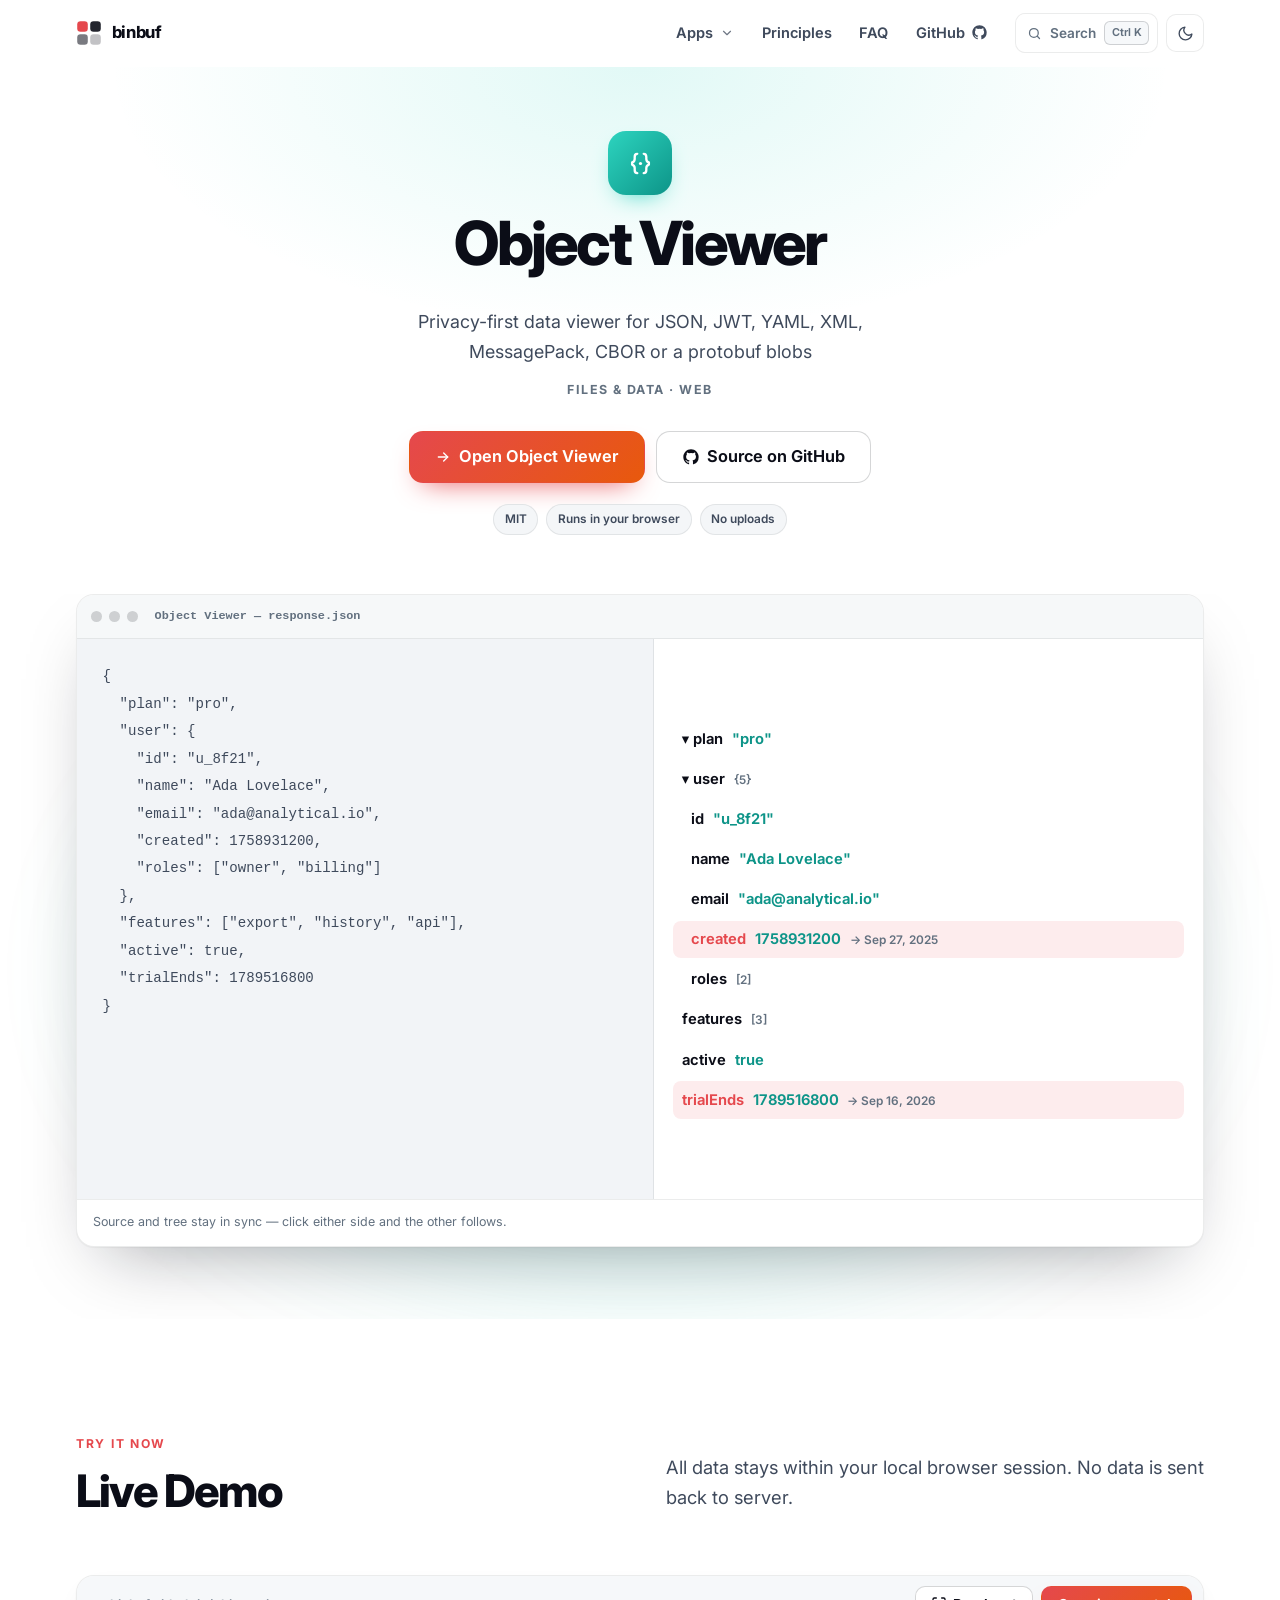
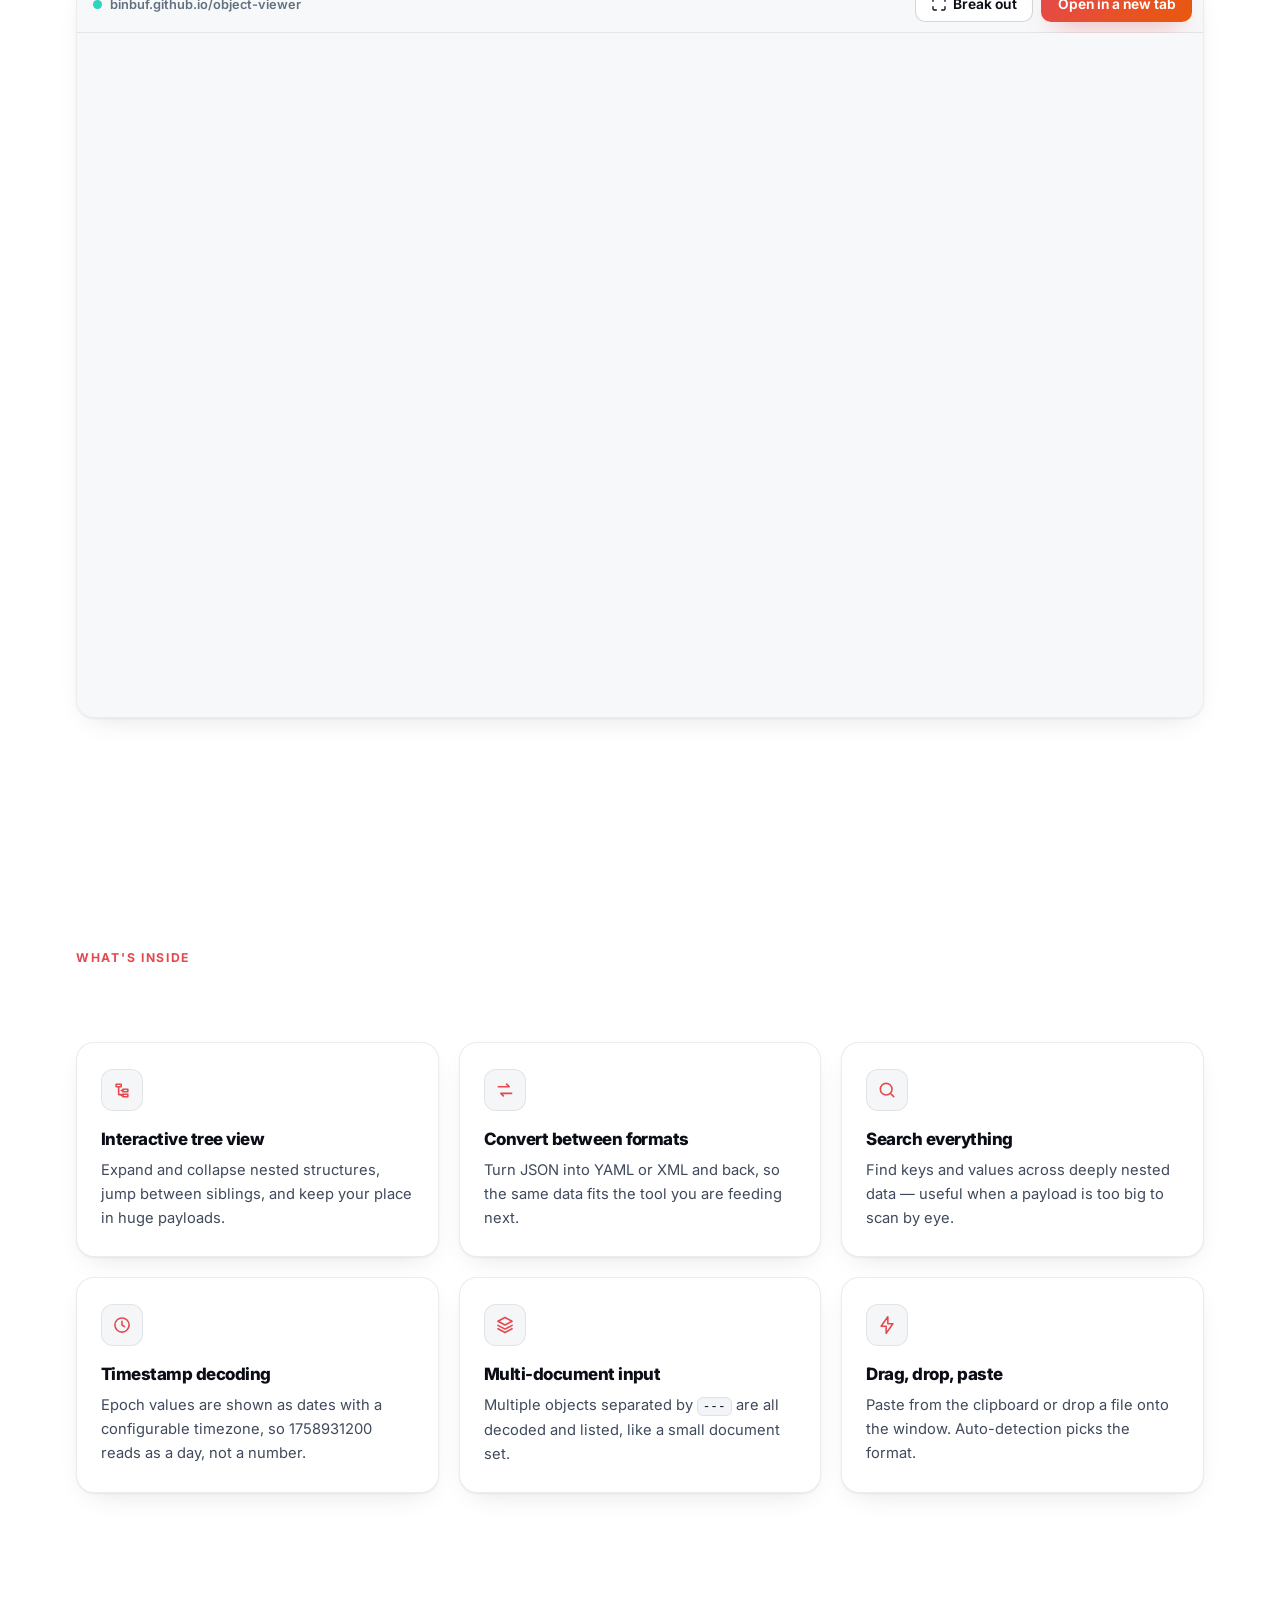
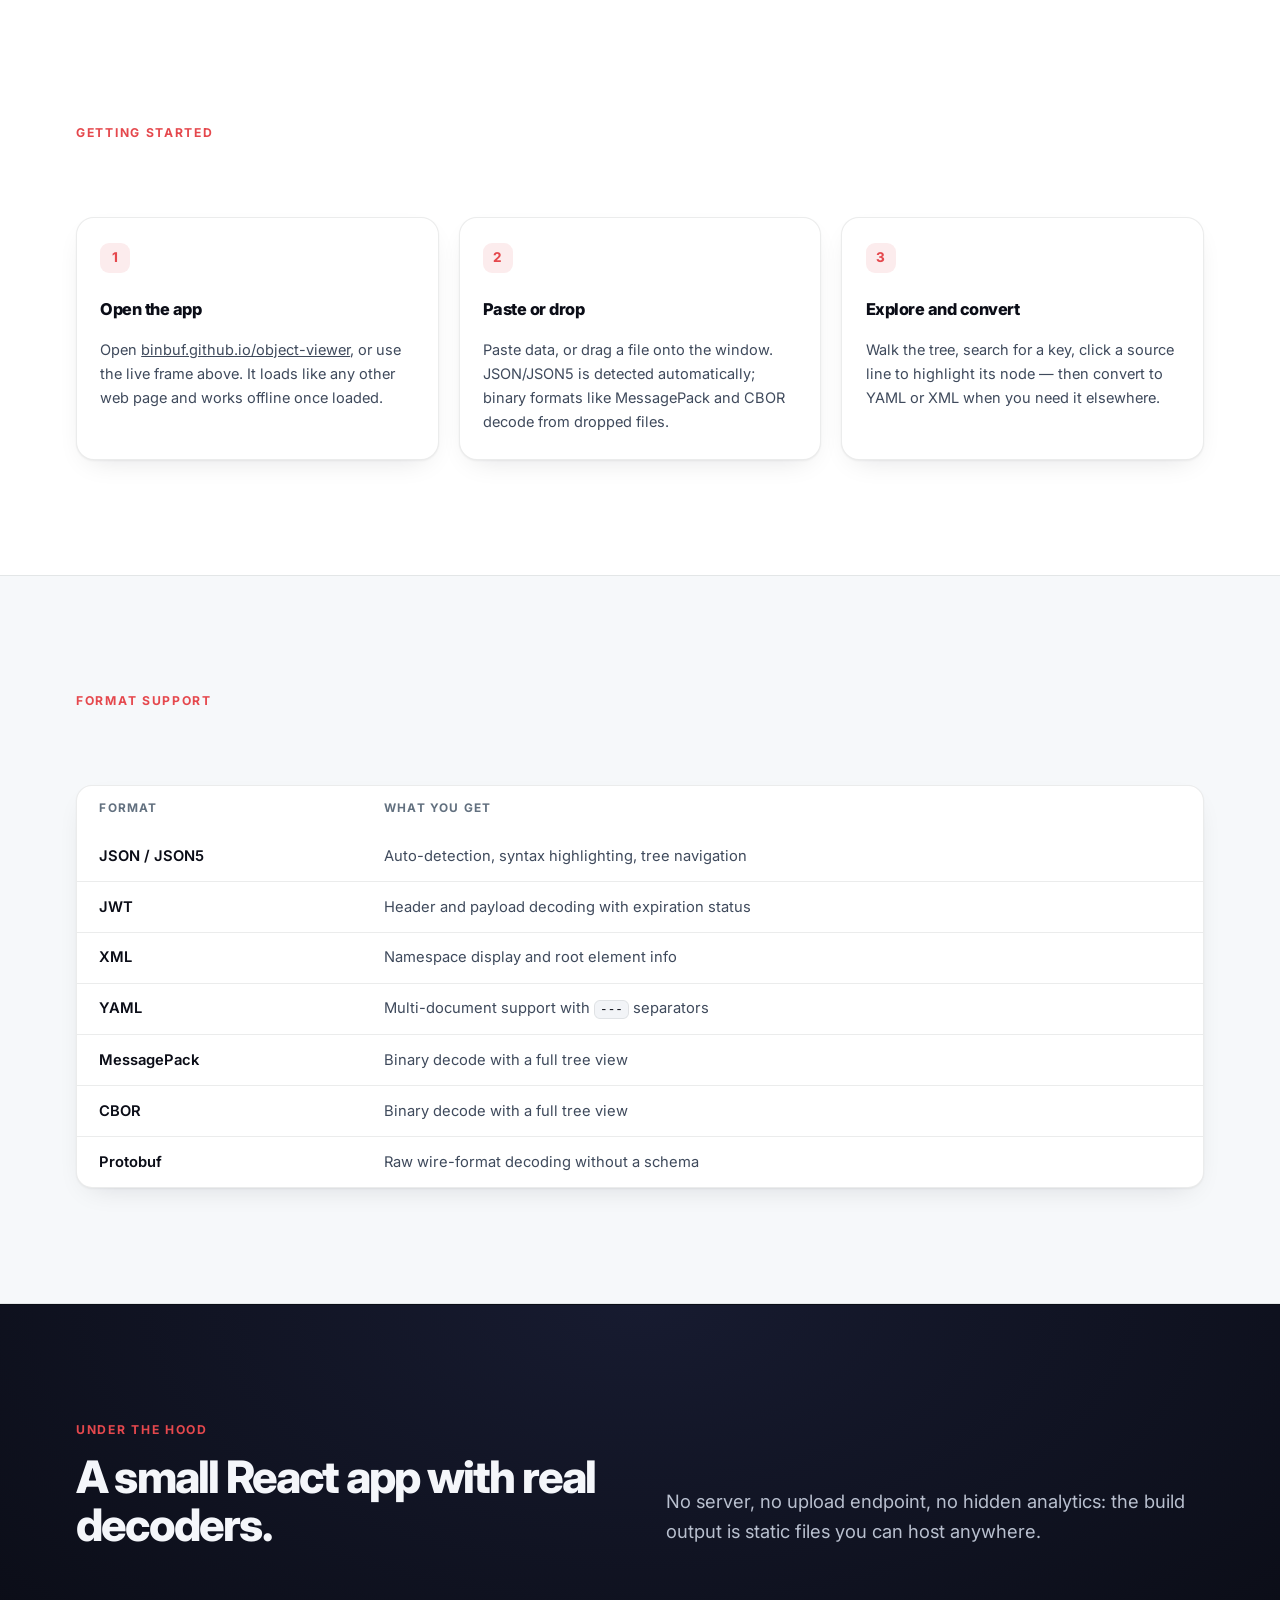
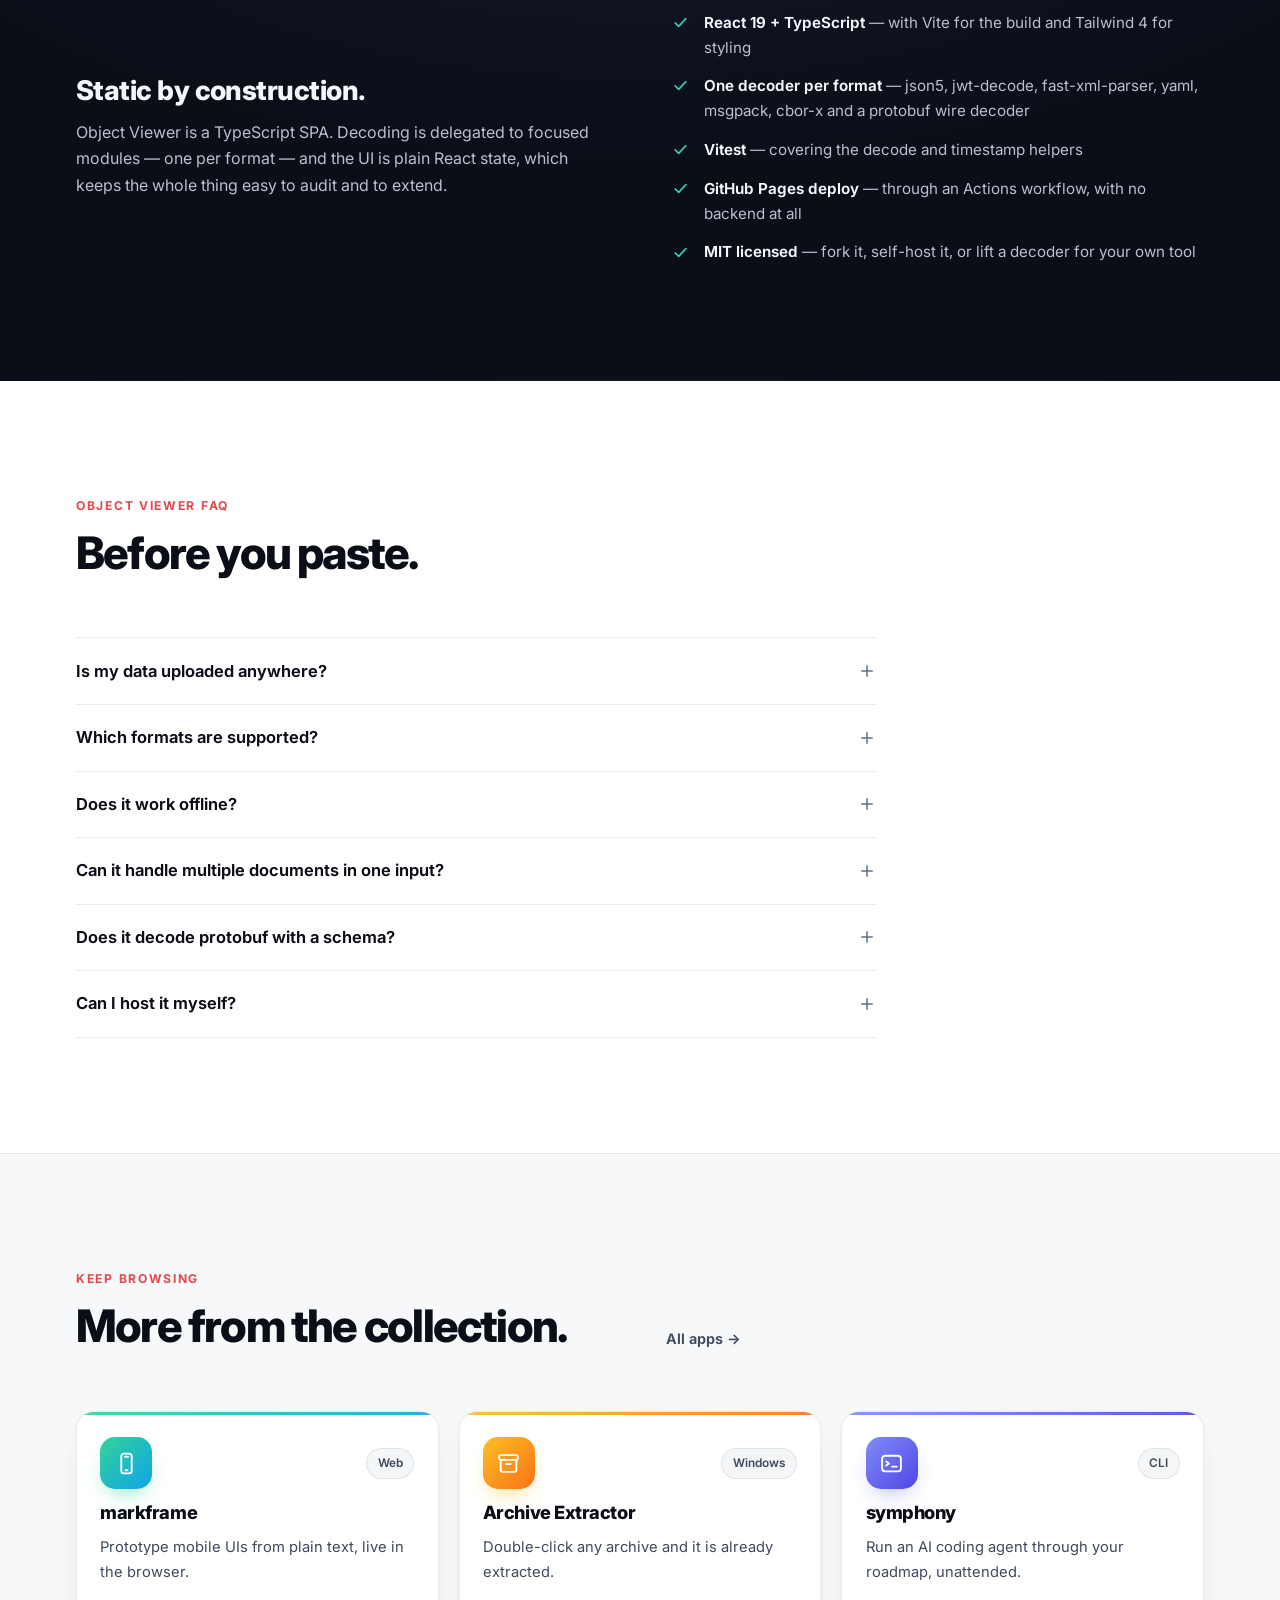
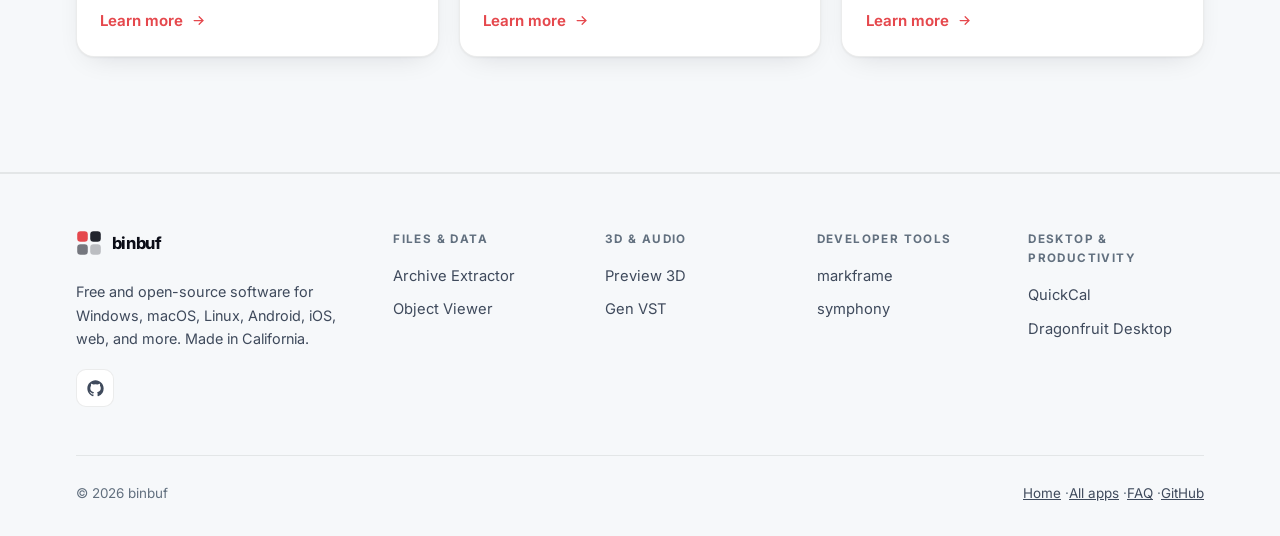
<file: apps/object-viewer.html>
<!DOCTYPE html><html lang="en" data-base="../"><head><meta charset="utf-8"><meta name="viewport" content="width=device-width, initial-scale=1"><title>Object Viewer — JSON, JWT, YAML and protobuf viewer in your browser | binbuf</title><meta name="description" content="Decode and explore JSON/JSON5, JWT, XML, YAML, MessagePack, CBOR and protobuf data as a searchable tree. Convert formats, decode timestamps, and keep everything in your browser."><meta name="author" content="binbuf"><meta name="robots" content="index, follow, max-image-preview:large, max-snippet:-1"><meta name="color-scheme" content="light dark"><link rel="canonical" href="https://binbuf.com/apps/object-viewer.html"><meta property="og:type" content="website"><meta property="og:site_name" content="binbuf"><meta property="og:title" content="Object Viewer — decode JSON, JWT, YAML and more"><meta property="og:description" content="A privacy-first data viewer: tree navigation, format conversion, source sync and timestamp decoding. Everything runs in your browser."><meta property="og:url" content="https://binbuf.com/apps/object-viewer.html"><meta property="og:image" content="https://binbuf.com/og-cover.png"><meta property="og:image:width" content="1200"><meta property="og:image:height" content="630"><meta property="og:image:alt" content="binbuf — free, open-source apps"><meta name="twitter:card" content="summary_large_image"><meta name="twitter:title" content="Object Viewer — decode JSON, JWT, YAML and more"><meta name="twitter:description" content="A privacy-first data viewer: tree navigation, format conversion, source sync and timestamp decoding. Everything runs in your browser."><meta name="twitter:image" content="https://binbuf.com/og-cover.png"><meta name="theme-color" content="#ffffff" media="(prefers-color-scheme: light)"><meta name="theme-color" content="#0a0b0e" media="(prefers-color-scheme: dark)"><link rel="apple-touch-icon" href="../apple-touch-icon.png"><link rel="manifest" href="../site.webmanifest"><link rel="me" href="https://github.com/binbuf"><link rel="icon" href="data:image/svg+xml,%3Csvg xmlns='http://www.w3.org/2000/svg' viewBox='0 0 32 32'%3E%3Crect x='1.5' y='1.5' width='13' height='13' rx='4' fill='%23e5484d'/%3E%3Crect x='17.5' y='1.5' width='13' height='13' rx='4' fill='%230b0d17'/%3E%3Crect x='1.5' y='17.5' width='13' height='13' rx='4' fill='%230b0d17' opacity='.55'/%3E%3Crect x='17.5' y='17.5' width='13' height='13' rx='4' fill='%230b0d17' opacity='.25'/%3E%3C/svg%3E"><!-- Theme before first paint: saved choice → OS preference → light --><script>
(function () {
  document.documentElement.classList.add('js');
  try {
    const saved = localStorage.getItem('binbuf-theme');
    const prefersDark = window.matchMedia('(prefers-color-scheme: dark)').matches;
    document.documentElement.setAttribute('data-theme', saved || (prefersDark ? 'dark' : 'light'));
  } catch {
    document.documentElement.setAttribute('data-theme', 'light');
  }
})();
</script><link rel="preconnect" href="https://fonts.googleapis.com"><link rel="preconnect" href="https://fonts.gstatic.com" crossorigin><link rel="preconnect" href="https://api.github.com"><link rel="stylesheet" href="https://fonts.googleapis.com/css2?family=Inter:wght@400;500;600;700;800&display=swap"><script type="application/ld+json">{"@context":"https://schema.org","@graph":[{"@type":"SoftwareApplication","@id":"https://binbuf.com/apps/object-viewer.html#app","name":"Object Viewer","url":"https://binbuf.com/apps/object-viewer.html","isPartOf":{"@id":"https://binbuf.com/#website"},"publisher":{"@id":"https://binbuf.com/#person"},"codeRepository":"https://github.com/binbuf/object-viewer","downloadUrl":"https://binbuf.github.io/object-viewer/","applicationCategory":"DeveloperApplication","applicationSubCategory":"Data format viewer","operatingSystem":"Web browser","softwareVersion":"0.1.0","programmingLanguage":"TypeScript","license":"https://opensource.org/license/mit","description":"A browser tool that decodes and explores JSON/JSON5, JWT, XML, YAML, MessagePack, CBOR and protobuf data without uploading anything.","featureList":["Interactive tree view for deeply nested data","Format conversion between JSON, YAML and XML","Source and tree highlight sync","Search across keys and values","Timestamp decoding with configurable timezone"],"offers":{"@type":"Offer","price":"0","priceCurrency":"USD"}},{"@type":"BreadcrumbList","itemListElement":[{"@type":"ListItem","position":1,"name":"Home","item":"https://binbuf.com/"},{"@type":"ListItem","position":2,"name":"Apps","item":"https://binbuf.com/apps/"},{"@type":"ListItem","position":3,"name":"Object Viewer"}]},{"@type":"FAQPage","mainEntity":[{"@type":"Question","name":"Is my data uploaded anywhere?","acceptedAnswer":{"@type":"Answer","text":"No. Every decoder runs in your browser tab. Nothing is sent to a server, and there is no telemetry or analytics."}},{"@type":"Question","name":"Which formats are supported?","acceptedAnswer":{"@type":"Answer","text":"JSON and JSON5, JWT, XML, YAML, MessagePack, CBOR and raw protobuf wire-format data. JSON/JSON5 is auto-detected; binary formats are read from dropped files."}},{"@type":"Question","name":"Does it work offline?","acceptedAnswer":{"@type":"Answer","text":"Yes. Load the page once and it keeps working in the tab; only that first load needs a connection."}},{"@type":"Question","name":"Can it handle multiple documents in one input?","acceptedAnswer":{"@type":"Answer","text":"Yes. Objects separated by --- are decoded as a document set, in the style of YAML streams."}},{"@type":"Question","name":"Does it decode protobuf with a schema?","acceptedAnswer":{"@type":"Answer","text":"It decodes the raw wire format, enough to inspect fields and values without a .proto file. Schema-aware decoding is not part of the tool."}},{"@type":"Question","name":"Can I host it myself?","acceptedAnswer":{"@type":"Answer","text":"Yes. It builds to static files and is MIT licensed, so you can clone the repository and deploy the build anywhere."}}]}]}</script><style>
/* Object Viewer hero illustration (decorative) */
.ov-mock { display: grid; grid-template-columns: 1.05fr 1fr; min-height: clamp(340px, 44vw, 560px); }
.ov-mock__source {
  margin: 0; padding: 1.5rem 1.6rem;
  background: var(--code-bg); color: var(--text-2);
  border-right: 1px solid var(--border);
  font-size: .88rem; line-height: 1.95; overflow: hidden;
}
.ov-mock__tree { display: flex; flex-direction: column; justify-content: center; gap: .15rem; padding: 1.3rem 1.2rem; font-size: .92rem; overflow: hidden; }
.ov-mock__row {
  display: flex; align-items: baseline; gap: .55rem;
  padding: .42rem .55rem; border-radius: 8px;
  color: var(--text-3); font-weight: 600; white-space: nowrap;
}
.ov-mock__row b { color: var(--text); font-weight: 650; }
.ov-mock__row i { color: #0d9488; font-style: normal; font-weight: 650; }
.ov-mock__row em { color: var(--text-3); font-style: normal; font-weight: 600; font-size: .74rem; }
.ov-mock__row.is-hl { background: var(--accent-soft); color: var(--text-2); }
.ov-mock__row.is-hl b { color: var(--accent); }
.ov-mock__indent { padding-left: 1.15rem; }
@media (max-width: 640px) { .ov-mock { grid-template-columns: 1fr; } .ov-mock__source { border-right: 0; border-bottom: 1px solid var(--border); } }
html[data-theme="dark"] .ov-mock__row i { color: #2dd4bf; }
</style><script type="application/json" id="binbuf-apps">[{"name":"Archive Extractor","slug":"archive-extractor","accent":"app--archive","cat":"Files & Data","tag":"One-click archive extraction for Windows","keywords":"archive extractor zip 7z rar tar gz unzip windows","icon":"<rect x=\"3\" y=\"4\" width=\"18\" height=\"4.5\" rx=\"1.5\"/><path d=\"M4.5 8.5V18a2 2 0 0 0 2 2h11a2 2 0 0 0 2-2V8.5\"/><path d=\"M10 12.5h4\"/>"},{"name":"Object Viewer","slug":"object-viewer","accent":"app--object","cat":"Files & Data","tag":"Decode JSON, JWT, YAML and more in your browser","keywords":"json jwt xml yaml msgpack cbor protobuf jwt decode viewer browser","icon":"<path d=\"M9.5 4.5C7.8 4.5 7.5 5.6 7.5 7v1.5c0 1.4-.8 2.3-2 2.7v1.6c1.2.4 2 1.3 2 2.7V17c0 1.4.3 2.5 2 2.5\"/><path d=\"M14.5 4.5c1.7 0 2 1.1 2 2.5v1.5c0 1.4.8 2.3 2 2.7v1.6c-1.2.4-2 1.3-2 2.7V17c0 1.4-.3 2.5-2 2.5\"/><circle cx=\"12\" cy=\"12\" r=\"1.25\" fill=\"currentColor\" stroke=\"none\"/>"},{"name":"Preview 3D","slug":"preview-3d","accent":"app--preview3d","cat":"3D & Audio","tag":"Native 3D model viewer for Windows","keywords":"3d model viewer gltf glb obj fbx stl ply 3mf usd usdz step windows preview","icon":"<path d=\"M12 3 4.5 7.2v9.6L12 21l7.5-4.2V7.2L12 3Z\"/><path d=\"M12 12v9M4.5 7.2 12 12l7.5-4.8\"/>"},{"name":"Gen VST","slug":"gen-vst","accent":"app--genvst","cat":"3D & Audio","tag":"Sega Genesis synth plugin for your DAW","keywords":"sega genesis ym2612 sn76489 fm synth plugin vst3 au clap dac audio music","icon":"<path d=\"M4 10v4M8 7v10M12 4v16M16 7v10M20 10v4\"/>"},{"name":"markframe","slug":"markframe","accent":"app--markframe","cat":"Developer tools","tag":"Prototype mobile UIs from plain text","keywords":"mobile ui prototype dsl ios android material mockup markframe","icon":"<rect x=\"7\" y=\"2.5\" width=\"10\" height=\"19\" rx=\"2.5\"/><path d=\"M10.5 5.5h3\"/><path d=\"M11 18.5h2\"/>"},{"name":"symphony","slug":"symphony","accent":"app--symphony","cat":"Developer tools","tag":"Run an AI coding agent through your roadmap","keywords":"ai agent claude codex cursor opencode gemini roadmap automation git","icon":"<rect x=\"3\" y=\"4.5\" width=\"18\" height=\"15\" rx=\"3\"/><path d=\"m7 10 2.4 2L7 14\"/><path d=\"M12.5 15H17\"/>"},{"name":"QuickCal","slug":"quickcal","accent":"app--quickcal","cat":"Desktop & productivity","tag":"Menu-bar calendar and clock for macOS","keywords":"calendar macos menu bar clock agenda eventkit quickcal","icon":"<rect x=\"3.5\" y=\"5\" width=\"17\" height=\"15.5\" rx=\"3\"/><path d=\"M3.5 10h17M8 3v4M16 3v4\"/><circle cx=\"12\" cy=\"15\" r=\"1.6\"/>"},{"name":"Dragonfruit Desktop","slug":"dragonfruit","accent":"app--dragonfruit","cat":"Desktop & productivity","tag":"Linux desktop environment with an interactive Wayland tour","keywords":"dragonfruit linux desktop environment wayland shell dock files compositor smithay qt quick","icon":"<path fill=\"currentColor\" stroke=\"none\" d=\"M12 22C6.8 22 3.4 18.5 3.4 14.1C3.4 10.6 5.2 8.5 5 4.4C7.6 5 9.3 6.5 10.1 8.4C10.1 5.6 11 3.1 13.1 1.5C13 4.4 14 6.8 15.7 8.4C17.4 7.2 19.1 6.6 21 6.5C20.3 9.5 20.6 11.8 20.6 14.2C20.6 18.8 17 22 12 22Z\"/>"}]</script><link rel="stylesheet" href="/_astro/Arrow._1gNA2LE.css"></head><body class="app--object"><a class="skip-link" href="#main">Skip to content</a><header class="site-header" id="top" data-header><div class="container site-header__inner"><a class="brand" href="../" aria-label="binbuf — home"><svg viewBox="0 0 32 32" aria-hidden="true"><rect x="1.5" y="1.5" width="13" height="13" rx="4" fill="var(--accent)"></rect><rect x="17.5" y="1.5" width="13" height="13" rx="4" fill="currentColor" opacity=".9"></rect><rect x="1.5" y="17.5" width="13" height="13" rx="4" fill="currentColor" opacity=".55"></rect><rect x="17.5" y="17.5" width="13" height="13" rx="4" fill="currentColor" opacity=".25"></rect></svg><span>binbuf</span></a><nav class="site-nav" id="site-nav" aria-label="Primary"><div class="nav-item--mega" data-mega><a class="nav-link" href="./" aria-haspopup="true" aria-expanded="false" data-mega-trigger>Apps<svg viewBox="0 0 24 24" fill="none" stroke="currentColor" stroke-width="2" stroke-linecap="round" stroke-linejoin="round" aria-hidden="true"><path d="m6 9 6 6 6-6"></path></svg></a><div class="mega" role="group" aria-label="Apps by category"><div class="mega__grid"><div><p class="mega__title">Files &amp; Data</p><a class="mega__link app--archive" href="archive-extractor.html"><span class="app-icon app-icon--sm" aria-hidden="true"><svg viewBox="0 0 24 24" fill="none" stroke="currentColor" stroke-width="1.8" stroke-linecap="round" stroke-linejoin="round"><rect x="3" y="4" width="18" height="4.5" rx="1.5"/><path d="M4.5 8.5V18a2 2 0 0 0 2 2h11a2 2 0 0 0 2-2V8.5"/><path d="M10 12.5h4"/></svg></span><span><strong>Archive Extractor</strong><span>One-click extraction for Windows</span></span></a><a class="mega__link app--object" href="object-viewer.html"><span class="app-icon app-icon--sm" aria-hidden="true"><svg viewBox="0 0 24 24" fill="none" stroke="currentColor" stroke-width="1.8" stroke-linecap="round" stroke-linejoin="round"><path d="M9.5 4.5C7.8 4.5 7.5 5.6 7.5 7v1.5c0 1.4-.8 2.3-2 2.7v1.6c1.2.4 2 1.3 2 2.7V17c0 1.4.3 2.5 2 2.5"/><path d="M14.5 4.5c1.7 0 2 1.1 2 2.5v1.5c0 1.4.8 2.3 2 2.7v1.6c-1.2.4-2 1.3-2 2.7V17c0 1.4-.3 2.5-2 2.5"/><circle cx="12" cy="12" r="1.25" fill="currentColor" stroke="none"/></svg></span><span><strong>Object Viewer</strong><span>Decode JSON, JWT, YAML and more</span></span></a></div><div><p class="mega__title">3D &amp; Audio</p><a class="mega__link app--preview3d" href="preview-3d.html"><span class="app-icon app-icon--sm" aria-hidden="true"><svg viewBox="0 0 24 24" fill="none" stroke="currentColor" stroke-width="1.8" stroke-linecap="round" stroke-linejoin="round"><path d="M12 3 4.5 7.2v9.6L12 21l7.5-4.2V7.2L12 3Z"/><path d="M12 12v9M4.5 7.2 12 12l7.5-4.8"/></svg></span><span><strong>Preview 3D</strong><span>Native 3D model viewer</span></span></a><a class="mega__link app--genvst" href="gen-vst.html"><span class="app-icon app-icon--sm" aria-hidden="true"><svg viewBox="0 0 24 24" fill="none" stroke="currentColor" stroke-width="1.8" stroke-linecap="round"><path d="M4 10v4M8 7v10M12 4v16M16 7v10M20 10v4"/></svg></span><span><strong>Gen VST</strong><span>Sega Genesis synth plugin</span></span></a></div><div><p class="mega__title">Developer tools</p><a class="mega__link app--markframe" href="markframe.html"><span class="app-icon app-icon--sm" aria-hidden="true"><svg viewBox="0 0 24 24" fill="none" stroke="currentColor" stroke-width="1.8" stroke-linecap="round" stroke-linejoin="round"><rect x="7" y="2.5" width="10" height="19" rx="2.5"/><path d="M10.5 5.5h3"/><path d="M11 18.5h2"/></svg></span><span><strong>markframe</strong><span>Mobile UI from plain text</span></span></a><a class="mega__link app--symphony" href="symphony.html"><span class="app-icon app-icon--sm" aria-hidden="true"><svg viewBox="0 0 24 24" fill="none" stroke="currentColor" stroke-width="1.8" stroke-linecap="round" stroke-linejoin="round"><rect x="3" y="4.5" width="18" height="15" rx="3"/><path d="m7 10 2.4 2L7 14"/><path d="M12.5 15H17"/></svg></span><span><strong>symphony</strong><span>Agent runs, unattended</span></span></a></div><div><p class="mega__title">Desktop &amp; productivity</p><a class="mega__link app--quickcal" href="quickcal.html"><span class="app-icon app-icon--sm" aria-hidden="true"><svg viewBox="0 0 24 24" fill="none" stroke="currentColor" stroke-width="1.8" stroke-linecap="round" stroke-linejoin="round"><rect x="3.5" y="5" width="17" height="15.5" rx="3"/><path d="M3.5 10h17M8 3v4M16 3v4"/><circle cx="12" cy="15" r="1.6"/></svg></span><span><strong>QuickCal</strong><span>Menu-bar calendar for macOS</span></span></a><a class="mega__link app--dragonfruit" href="dragonfruit.html"><span class="app-icon app-icon--sm" aria-hidden="true"><svg viewBox="0 0 24 24"><path fill="currentColor" stroke="none" d="M12 22C6.8 22 3.4 18.5 3.4 14.1C3.4 10.6 5.2 8.5 5 4.4C7.6 5 9.3 6.5 10.1 8.4C10.1 5.6 11 3.1 13.1 1.5C13 4.4 14 6.8 15.7 8.4C17.4 7.2 19.1 6.6 21 6.5C20.3 9.5 20.6 11.8 20.6 14.2C20.6 18.8 17 22 12 22Z"/></svg></span><span><strong>Dragonfruit Desktop</strong><span>Wayland desktop for Linux</span></span></a></div></div><div class="mega__foot"><a class="btn btn--link" href="./">All apps <svg viewBox="0 0 24 24" fill="none" stroke="currentColor" stroke-width="2" stroke-linecap="round" stroke-linejoin="round" aria-hidden="true"><path d="M5 12h14"></path><path d="m13 6 6 6-6 6"></path></svg></a></div></div></div><a href="../#why">Principles</a><a href="../#faq">FAQ</a><a href="https://github.com/binbuf" target="_blank" rel="noopener">GitHub<svg viewBox="0 0 24 24" fill="currentColor" aria-hidden="true"><path d="M12 .5C5.65.5.5 5.65.5 12c0 5.1 3.29 9.42 7.86 10.95.58.1.79-.25.79-.56 0-.28-.01-1.02-.02-2-3.2.7-3.88-1.54-3.88-1.54-.52-1.34-1.28-1.7-1.28-1.7-1.05-.72.08-.7.08-.7 1.16.08 1.77 1.2 1.77 1.2 1.03 1.78 2.7 1.26 3.36.97.1-.75.4-1.26.73-1.55-2.55-.29-5.23-1.28-5.23-5.7 0-1.26.45-2.29 1.19-3.1-.12-.29-.52-1.47.11-3.06 0 0 .97-.31 3.18 1.18a11.1 11.1 0 0 1 5.8 0c2.2-1.5 3.17-1.18 3.17-1.18.63 1.6.23 2.77.11 3.06.74.81 1.19 1.84 1.19 3.1 0 4.43-2.69 5.4-5.25 5.69.41.36.78 1.06.78 2.14 0 1.55-.01 2.8-.01 3.18 0 .31.2.67.8.55A11.52 11.52 0 0 0 23.5 12C23.5 5.65 18.35.5 12 .5Z"></path></svg></a></nav><div class="site-header__actions"><button class="palette-trigger" type="button" data-palette-open aria-haspopup="dialog" aria-controls="palette" aria-label="Search"><svg viewBox="0 0 24 24" fill="none" stroke="currentColor" stroke-width="2" stroke-linecap="round" aria-hidden="true"><circle cx="11" cy="11" r="7"></circle><path d="m20 20-3.5-3.5"></path></svg><span class="palette-trigger__label">Search</span><kbd data-kbd aria-hidden="true">Ctrl K</kbd></button><button class="icon-btn theme-toggle" type="button" data-theme-toggle aria-label="Switch to dark mode" title="Toggle light/dark mode"><svg class="icon-sun" viewBox="0 0 24 24" fill="none" stroke="currentColor" stroke-width="1.9" stroke-linecap="round" aria-hidden="true"><circle cx="12" cy="12" r="4"></circle><path d="M12 2v2M12 20v2M4.9 4.9l1.4 1.4M17.7 17.7l1.4 1.4M2 12h2M20 12h2M4.9 19.1l1.4-1.4M17.7 6.3l1.4-1.4"></path></svg><svg class="icon-moon" viewBox="0 0 24 24" fill="none" stroke="currentColor" stroke-width="1.9" stroke-linecap="round" stroke-linejoin="round" aria-hidden="true"><path d="M21 12.8A9 9 0 1 1 11.2 3a7 7 0 0 0 9.8 9.8Z"></path></svg></button><button class="icon-btn nav-toggle" type="button" data-nav-toggle aria-controls="site-nav" aria-expanded="false" aria-label="Open menu"><svg class="icon-menu" viewBox="0 0 24 24" fill="none" stroke="currentColor" stroke-width="2" stroke-linecap="round" aria-hidden="true"><path d="M4 7h16M4 12h16M4 17h16"></path></svg><svg class="icon-close" viewBox="0 0 24 24" fill="none" stroke="currentColor" stroke-width="2" stroke-linecap="round" aria-hidden="true"><path d="m6 6 12 12M18 6 6 18"></path></svg></button></div></div></header><section class="app-hero app-hero--stacked" aria-labelledby="app-title">
    <div class="container">
      <div class="app-hero__copy">
          <div class="app-hero__head">
            <span class="app-icon app-icon--lg" aria-hidden="true"><svg viewBox="0 0 24 24" fill="none" stroke="currentColor" stroke-width="1.8" stroke-linecap="round" stroke-linejoin="round"><path d="M9.5 4.5C7.8 4.5 7.5 5.6 7.5 7v1.5c0 1.4-.8 2.3-2 2.7v1.6c1.2.4 2 1.3 2 2.7V17c0 1.4.3 2.5 2 2.5"/><path d="M14.5 4.5c1.7 0 2 1.1 2 2.5v1.5c0 1.4.8 2.3 2 2.7v1.6c-1.2.4-2 1.3-2 2.7V17c0 1.4-.3 2.5-2 2.5"/><circle cx="12" cy="12" r="1.25" fill="currentColor" stroke="none"/></svg></span>
            <div>
              <h1 id="app-title">Object Viewer</h1>
            </div>
          </div>

          <p class="app-hero__sub">Privacy-first data viewer for JSON, JWT, YAML, XML, MessagePack, CBOR or a protobuf blobs</p>

          <p class="app-hero__cat">Files & Data · Web</p>

          <div class="app-hero__actions">
            <a class="btn btn--primary btn--lg" href="https://binbuf.github.io/object-viewer/" target="_blank" rel="noopener">
              <svg viewBox="0 0 24 24" fill="none" stroke="currentColor" stroke-width="2" stroke-linecap="round" stroke-linejoin="round" aria-hidden="true"><path d="M5 12h14"/><path d="m13 6 6 6-6 6"/></svg>
              Open Object Viewer
            </a>
            <a class="btn btn--ghost btn--lg" href="https://github.com/binbuf/object-viewer" target="_blank" rel="noopener">
              <svg viewBox="0 0 24 24" fill="currentColor" aria-hidden="true"><path d="M12 .5C5.65.5.5 5.65.5 12c0 5.1 3.29 9.42 7.86 10.95.58.1.79-.25.79-.56 0-.28-.01-1.02-.02-2-3.2.7-3.88-1.54-3.88-1.54-.52-1.34-1.28-1.7-1.28-1.7-1.05-.72.08-.7.08-.7 1.16.08 1.77 1.2 1.77 1.2 1.03 1.78 2.7 1.26 3.36.97.1-.75.4-1.26.73-1.55-2.55-.29-5.23-1.28-5.23-5.7 0-1.26.45-2.29 1.19-3.1-.12-.29-.52-1.47.11-3.06 0 0 .97-.31 3.18 1.18a11.1 11.1 0 0 1 5.8 0c2.2-1.5 3.17-1.18 3.17-1.18.63 1.6.23 2.77.11 3.06.74.81 1.19 1.84 1.19 3.1 0 4.43-2.69 5.4-5.25 5.69.41.36.78 1.06.78 2.14 0 1.55-.01 2.8-.01 3.18 0 .31.2.67.8.55A11.52 11.52 0 0 0 23.5 12C23.5 5.65 18.35.5 12 .5Z"/></svg>
              Source on GitHub
            </a>
          </div>

          <div class="app-hero__meta">
            <span class="chip">MIT</span>
            <span class="chip">Runs in your browser</span>
            <span class="chip">No uploads</span>
          </div>

          
        </div>
    </div>
  </section>

  <br />

  <!-- ============================== PRODUCT PREVIEW ============================== -->
  <section class="app-stage" aria-label="Object Viewer preview">
    <div class="container">
      <figure class="app-hero__media">
          <div class="window">
            <div class="window__bar" aria-hidden="true">
              <span class="window__dot"></span><span class="window__dot"></span><span class="window__dot"></span>
              <span class="window__bar-title">Object Viewer — response.json</span>
            </div>
            <div class="ov-mock" aria-hidden="true">
              <pre class="ov-mock__source">{
  "plan": "pro",
  "user": {
    "id": "u_8f21",
    "name": "Ada Lovelace",
    "email": "ada@analytical.io",
    "created": 1758931200,
    "roles": ["owner", "billing"]
  },
  "features": ["export", "history", "api"],
  "active": true,
  "trialEnds": 1789516800
}</pre>
              <div class="ov-mock__tree">
                <p class="ov-mock__row"><b>▾ plan</b> <i>"pro"</i></p>
                <p class="ov-mock__row"><b>▾ user</b> <em>{5}</em></p>
                <p class="ov-mock__row ov-mock__indent"><b>id</b> <i>"u_8f21"</i></p>
                <p class="ov-mock__row ov-mock__indent"><b>name</b> <i>"Ada Lovelace"</i></p>
                <p class="ov-mock__row ov-mock__indent"><b>email</b> <i>"ada@analytical.io"</i></p>
                <p class="ov-mock__row ov-mock__indent is-hl"><b>created</b> <i>1758931200</i> <em>→ Sep 27, 2025</em></p>
                <p class="ov-mock__row ov-mock__indent"><b>roles</b> <em>[2]</em></p>
                <p class="ov-mock__row"><b>features</b> <em>[3]</em></p>
                <p class="ov-mock__row"><b>active</b> <i>true</i></p>
                <p class="ov-mock__row is-hl"><b>trialEnds</b> <i>1789516800</i> <em>→ Sep 16, 2026</em></p>
              </div>
            </div>
            <figcaption>Source and tree stay in sync — click either side and the other follows.</figcaption>
          </div>
        </figure>
    </div>
  </section>

  <!-- ============================== LIVE DEMO ============================== -->
  <section class="section" id="demo" aria-labelledby="demo-title">
    <div class="container">
      <header class="section-head reveal">
        <div>
          <p class="eyebrow">Try it now</p>
          <h2 class="h2" id="demo-title">Live Demo</h2>
        </div>
        <p class="lede">All data stays within your local browser session. No data is sent back to server.</p>
      </header>

      <div class="demo reveal" data-demo>
        <div class="demo__bar">
          <span class="demo__url"><span class="demo__dot" aria-hidden="true"></span>binbuf.github.io/object-viewer</span>
          <div class="demo__actions">
            <button class="btn btn--sm btn--ghost" type="button" data-demo-breakout aria-pressed="false">
              <svg viewBox="0 0 24 24" fill="none" stroke="currentColor" stroke-width="2" stroke-linecap="round" stroke-linejoin="round" aria-hidden="true"><path d="M8 3H5a2 2 0 0 0-2 2v3M16 3h3a2 2 0 0 1 2 2v3M21 16v3a2 2 0 0 1-2 2h-3M3 16v3a2 2 0 0 0 2 2h3"/></svg>
              <span data-demo-label>Break out</span>
            </button>
            <a class="btn btn--sm btn--primary" href="https://binbuf.github.io/object-viewer/" target="_blank" rel="noopener">Open in a new tab</a>
          </div>
        </div>
        <div class="demo__frame">
          <iframe src="https://binbuf.github.io/object-viewer/" title="Object Viewer, running live on this page" loading="lazy" allow="clipboard-read; clipboard-write"></iframe>
        </div>
      </div>
    </div>
  </section>

  <section class="section" aria-labelledby="features-title">
    <div class="container">
      <header class="section-head reveal">
        <div>
          <p class="eyebrow">What's inside</p>
        </div>
      </header>

      <div class="card-grid card-grid--3">
        <article class="card feature-card reveal">
          <span class="icon-tile" aria-hidden="true"><svg viewBox="0 0 24 24" fill="none" stroke="currentColor" stroke-width="1.9" stroke-linecap="round" stroke-linejoin="round" aria-hidden="true"><path d="M5 5h6v3H5zM13 11h6v3h-6zM13 17h6v3h-6z"/><path d="M8 8v9.5h5M11 12.5h2M11 18.5h2"/></svg></span>
          <h3>Interactive tree view</h3>
          <p>Expand and collapse nested structures, jump between siblings, and keep your place in huge payloads.</p>
        </article>

        <article class="card feature-card reveal">
          <span class="icon-tile" aria-hidden="true"><svg viewBox="0 0 24 24" fill="none" stroke="currentColor" stroke-width="1.9" stroke-linecap="round" stroke-linejoin="round" aria-hidden="true"><path d="M4 8h13l-3-3M20 16H7l3 3"/></svg></span>
          <h3>Convert between formats</h3>
          <p>Turn JSON into YAML or XML and back, so the same data fits the tool you are feeding next.</p>
        </article>

        <article class="card feature-card reveal">
          <span class="icon-tile" aria-hidden="true"><svg viewBox="0 0 24 24" fill="none" stroke="currentColor" stroke-width="1.9" stroke-linecap="round" stroke-linejoin="round" aria-hidden="true"><circle cx="11" cy="11" r="7"/><path d="m20 20-3.5-3.5"/></svg></span>
          <h3>Search everything</h3>
          <p>Find keys and values across deeply nested data — useful when a payload is too big to scan by eye.</p>
        </article>

        <article class="card feature-card reveal">
          <span class="icon-tile" aria-hidden="true"><svg viewBox="0 0 24 24" fill="none" stroke="currentColor" stroke-width="1.9" stroke-linecap="round" stroke-linejoin="round" aria-hidden="true"><circle cx="12" cy="12" r="8.5"/><path d="M12 7.5V12l3 2"/></svg></span>
          <h3>Timestamp decoding</h3>
          <p>Epoch values are shown as dates with a configurable timezone, so 1758931200 reads as a day, not a number.</p>
        </article>

        <article class="card feature-card reveal">
          <span class="icon-tile" aria-hidden="true"><svg viewBox="0 0 24 24" fill="none" stroke="currentColor" stroke-width="1.9" stroke-linecap="round" stroke-linejoin="round" aria-hidden="true"><path d="M12 3 3.5 7.5 12 12l8.5-4.5z"/><path d="m3.5 12.5 8.5 4.5 8.5-4.5"/><path d="m3.5 16.5 8.5 4.5 8.5-4.5"/></svg></span>
          <h3>Multi-document input</h3>
          <p>Multiple objects separated by <code class="code-inline">---</code> are all decoded and listed, like a small document set.</p>
        </article>

        <article class="card feature-card reveal">
          <span class="icon-tile" aria-hidden="true"><svg viewBox="0 0 24 24" fill="none" stroke="currentColor" stroke-width="1.9" stroke-linecap="round" stroke-linejoin="round" aria-hidden="true"><path d="M13 2 5 13.5h6L11 22l8-11.5h-6z"/></svg></span>
          <h3>Drag, drop, paste</h3>
          <p>Paste from the clipboard or drop a file onto the window. Auto-detection picks the format.</p>
        </article>
      </div>
    </div>
  </section>

  <section class="section" aria-labelledby="start-title">
    <div class="container">
      <header class="section-head reveal">
        <div>
          <p class="eyebrow">Getting started</p>
        </div>
      </header>

      <div class="steps">
        <article class="card step reveal">
          <span class="step__num">1</span>
          <h3>Open the app</h3>
          <p>Open <a href="https://binbuf.github.io/object-viewer/" target="_blank" rel="noopener">binbuf.github.io/object-viewer</a>, or use the live frame above. It loads like any other web page and works offline once loaded.</p>
        </article>
        <article class="card step reveal">
          <span class="step__num">2</span>
          <h3>Paste or drop</h3>
          <p>Paste data, or drag a file onto the window. JSON/JSON5 is detected automatically; binary formats like MessagePack and CBOR decode from dropped files.</p>
        </article>
        <article class="card step reveal">
          <span class="step__num">3</span>
          <h3>Explore and convert</h3>
          <p>Walk the tree, search for a key, click a source line to highlight its node — then convert to YAML or XML when you need it elsewhere.</p>
        </article>
      </div>
      
    </div>
  </section>

  <section class="section section--soft" aria-labelledby="formats-title">
    <div class="container">
      <header class="section-head reveal">
        <div>
          <p class="eyebrow">Format support</p>
        </div>
      </header>

      <div class="table-wrap reveal">
        <table class="spec-table">
          <thead>
            <tr><th scope="col">Format</th><th scope="col">What you get</th></tr>
          </thead>
          <tbody>
            <tr><td>JSON / JSON5</td><td>Auto-detection, syntax highlighting, tree navigation</td></tr>
            <tr><td>JWT</td><td>Header and payload decoding with expiration status</td></tr>
            <tr><td>XML</td><td>Namespace display and root element info</td></tr>
            <tr><td>YAML</td><td>Multi-document support with <code class="code-inline">---</code> separators</td></tr>
            <tr><td>MessagePack</td><td>Binary decode with a full tree view</td></tr>
            <tr><td>CBOR</td><td>Binary decode with a full tree view</td></tr>
            <tr><td>Protobuf</td><td>Raw wire-format decoding without a schema</td></tr>
          </tbody>
        </table>
      </div>
    </div>
  </section>

  <section class="section band--ink" aria-labelledby="hood-title">
    <div class="container">
      <header class="section-head reveal">
        <div>
          <p class="eyebrow">Under the hood</p>
          <h2 class="h2" id="hood-title">A small React app with real decoders.</h2>
        </div>
        <p class="lede">No server, no upload endpoint, no hidden analytics: the build output is static files you can host anywhere.</p>
      </header>

      <div class="feature-row">
        <div class="feature-row__copy reveal">
          <h3 class="h3">Static by construction.</h3>
          <p>Object Viewer is a TypeScript SPA. Decoding is delegated to focused modules — one per format — and the UI is plain React state, which keeps the whole thing easy to audit and to extend.</p>
        </div>
        <ul class="feature-list reveal">
          <li>
            <svg viewBox="0 0 24 24" fill="none" stroke="currentColor" stroke-width="2.2" stroke-linecap="round" stroke-linejoin="round" aria-hidden="true"><path d="m4.5 12.5 5 5 10-11"/></svg>
            <span><strong>React 19 + TypeScript</strong> — with Vite for the build and Tailwind 4 for styling</span>
          </li>
          <li>
            <svg viewBox="0 0 24 24" fill="none" stroke="currentColor" stroke-width="2.2" stroke-linecap="round" stroke-linejoin="round" aria-hidden="true"><path d="m4.5 12.5 5 5 10-11"/></svg>
            <span><strong>One decoder per format</strong> — json5, jwt-decode, fast-xml-parser, yaml, msgpack, cbor-x and a protobuf wire decoder</span>
          </li>
          <li>
            <svg viewBox="0 0 24 24" fill="none" stroke="currentColor" stroke-width="2.2" stroke-linecap="round" stroke-linejoin="round" aria-hidden="true"><path d="m4.5 12.5 5 5 10-11"/></svg>
            <span><strong>Vitest</strong> — covering the decode and timestamp helpers</span>
          </li>
          <li>
            <svg viewBox="0 0 24 24" fill="none" stroke="currentColor" stroke-width="2.2" stroke-linecap="round" stroke-linejoin="round" aria-hidden="true"><path d="m4.5 12.5 5 5 10-11"/></svg>
            <span><strong>GitHub Pages deploy</strong> — through an Actions workflow, with no backend at all</span>
          </li>
          <li>
            <svg viewBox="0 0 24 24" fill="none" stroke="currentColor" stroke-width="2.2" stroke-linecap="round" stroke-linejoin="round" aria-hidden="true"><path d="m4.5 12.5 5 5 10-11"/></svg>
            <span><strong>MIT licensed</strong> — fork it, self-host it, or lift a decoder for your own tool</span>
          </li>
        </ul>
      </div>
      
    </div>
  </section>

  <section class="section" aria-labelledby="faq-title">
    <div class="container">
      <header class="section-head reveal">
        <div>
          <p class="eyebrow">Object Viewer FAQ</p>
          <h2 class="h2" id="faq-title">Before you paste.</h2>
        </div>
      </header>

      <div class="faq reveal">
        <details class="faq__item">
          <summary>
            Is my data uploaded anywhere?
            <svg viewBox="0 0 24 24" fill="none" stroke="currentColor" stroke-width="2" stroke-linecap="round" aria-hidden="true"><path d="M12 5v14M5 12h14"/></svg>
          </summary>
          <p>No. Every decoder runs in your browser tab. Nothing is sent to a server, and there is no telemetry or analytics.</p>
        </details>

        <details class="faq__item">
          <summary>
            Which formats are supported?
            <svg viewBox="0 0 24 24" fill="none" stroke="currentColor" stroke-width="2" stroke-linecap="round" aria-hidden="true"><path d="M12 5v14M5 12h14"/></svg>
          </summary>
          <p>JSON and JSON5, JWT, XML, YAML, MessagePack, CBOR and raw protobuf wire-format data. JSON/JSON5 is auto-detected; binary formats are read from dropped files.</p>
        </details>

        <details class="faq__item">
          <summary>
            Does it work offline?
            <svg viewBox="0 0 24 24" fill="none" stroke="currentColor" stroke-width="2" stroke-linecap="round" aria-hidden="true"><path d="M12 5v14M5 12h14"/></svg>
          </summary>
          <p>Yes. Load the page once and it keeps working in the tab; only that first load needs a connection.</p>
        </details>

        <details class="faq__item">
          <summary>
            Can it handle multiple documents in one input?
            <svg viewBox="0 0 24 24" fill="none" stroke="currentColor" stroke-width="2" stroke-linecap="round" aria-hidden="true"><path d="M12 5v14M5 12h14"/></svg>
          </summary>
          <p>Yes. Objects separated by <code class="code-inline">---</code> are decoded as a document set, in the style of YAML streams.</p>
        </details>

        <details class="faq__item">
          <summary>
            Does it decode protobuf with a schema?
            <svg viewBox="0 0 24 24" fill="none" stroke="currentColor" stroke-width="2" stroke-linecap="round" aria-hidden="true"><path d="M12 5v14M5 12h14"/></svg>
          </summary>
          <p>It decodes the raw wire format, enough to inspect fields and values without a .proto file. Schema-aware decoding is not part of the tool.</p>
        </details>

        <details class="faq__item">
          <summary>
            Can I host it myself?
            <svg viewBox="0 0 24 24" fill="none" stroke="currentColor" stroke-width="2" stroke-linecap="round" aria-hidden="true"><path d="M12 5v14M5 12h14"/></svg>
          </summary>
          <p>Yes. It builds to static files and is MIT licensed, so you can clone the repository and deploy the build anywhere.</p>
        </details>
      </div>
    </div>
  </section>

  <section class="section section--soft" aria-labelledby="more-title"><div class="container"><header class="section-head reveal"><div><p class="eyebrow">Keep browsing</p><h2 class="h2" id="more-title">More from the collection.</h2></div><a class="cat-link" href="./">All apps →</a></header><div class="related"><article class="card card--hover app-card app--markframe reveal"><div class="app-card__top"><span class="app-icon" aria-hidden="true"><svg viewBox="0 0 24 24" fill="none" stroke="currentColor" stroke-width="1.8" stroke-linecap="round" stroke-linejoin="round"><rect x="7" y="2.5" width="10" height="19" rx="2.5"/><path d="M10.5 5.5h3"/><path d="M11 18.5h2"/></svg></span><span class="chip">Web</span></div><h3><a class="app-card__link" href="markframe.html">markframe</a></h3><p class="app-card__tagline">Prototype mobile UIs from plain text, live in the browser.</p><div class="app-card__links"><a class="btn btn--link" href="markframe.html">Learn more <span class="visually-hidden">about markframe</span><svg viewBox="0 0 24 24" fill="none" stroke="currentColor" stroke-width="2" stroke-linecap="round" stroke-linejoin="round" aria-hidden="true"><path d="M5 12h14"></path><path d="m13 6 6 6-6 6"></path></svg></a></div></article><article class="card card--hover app-card app--archive reveal"><div class="app-card__top"><span class="app-icon" aria-hidden="true"><svg viewBox="0 0 24 24" fill="none" stroke="currentColor" stroke-width="1.8" stroke-linecap="round" stroke-linejoin="round"><rect x="3" y="4" width="18" height="4.5" rx="1.5"/><path d="M4.5 8.5V18a2 2 0 0 0 2 2h11a2 2 0 0 0 2-2V8.5"/><path d="M10 12.5h4"/></svg></span><span class="chip">Windows</span></div><h3><a class="app-card__link" href="archive-extractor.html">Archive Extractor</a></h3><p class="app-card__tagline">Double-click any archive and it is already extracted.</p><div class="app-card__links"><a class="btn btn--link" href="archive-extractor.html">Learn more <span class="visually-hidden">about Archive Extractor</span><svg viewBox="0 0 24 24" fill="none" stroke="currentColor" stroke-width="2" stroke-linecap="round" stroke-linejoin="round" aria-hidden="true"><path d="M5 12h14"></path><path d="m13 6 6 6-6 6"></path></svg></a></div></article><article class="card card--hover app-card app--symphony reveal"><div class="app-card__top"><span class="app-icon" aria-hidden="true"><svg viewBox="0 0 24 24" fill="none" stroke="currentColor" stroke-width="1.8" stroke-linecap="round" stroke-linejoin="round"><rect x="3" y="4.5" width="18" height="15" rx="3"/><path d="m7 10 2.4 2L7 14"/><path d="M12.5 15H17"/></svg></span><span class="chip">CLI</span></div><h3><a class="app-card__link" href="symphony.html">symphony</a></h3><p class="app-card__tagline">Run an AI coding agent through your roadmap, unattended.</p><div class="app-card__links"><a class="btn btn--link" href="symphony.html">Learn more <span class="visually-hidden">about symphony</span><svg viewBox="0 0 24 24" fill="none" stroke="currentColor" stroke-width="2" stroke-linecap="round" stroke-linejoin="round" aria-hidden="true"><path d="M5 12h14"></path><path d="m13 6 6 6-6 6"></path></svg></a></div></article></div></div></section>

<footer class="site-footer"><div class="container"><div class="footer-grid"><div class="footer-brand"><a class="brand" href="../" aria-label="binbuf — home"><svg viewBox="0 0 32 32" aria-hidden="true"><rect x="1.5" y="1.5" width="13" height="13" rx="4" fill="var(--accent)"></rect><rect x="17.5" y="1.5" width="13" height="13" rx="4" fill="currentColor" opacity=".9"></rect><rect x="1.5" y="17.5" width="13" height="13" rx="4" fill="currentColor" opacity=".55"></rect><rect x="17.5" y="17.5" width="13" height="13" rx="4" fill="currentColor" opacity=".25"></rect></svg><span>binbuf</span></a><p>Free and open-source software for Windows, macOS, Linux, Android, iOS, web, and more. Made in California.</p><div class="footer-actions"><a class="icon-btn" href="https://github.com/binbuf" target="_blank" rel="noopener" aria-label="binbuf on GitHub"><svg viewBox="0 0 24 24" fill="currentColor" aria-hidden="true"><path d="M12 .5C5.65.5.5 5.65.5 12c0 5.1 3.29 9.42 7.86 10.95.58.1.79-.25.79-.56 0-.28-.01-1.02-.02-2-3.2.7-3.88-1.54-3.88-1.54-.52-1.34-1.28-1.7-1.28-1.7-1.05-.72.08-.7.08-.7 1.16.08 1.77 1.2 1.77 1.2 1.03 1.78 2.7 1.26 3.36.97.1-.75.4-1.26.73-1.55-2.55-.29-5.23-1.28-5.23-5.7 0-1.26.45-2.29 1.19-3.1-.12-.29-.52-1.47.11-3.06 0 0 .97-.31 3.18 1.18a11.1 11.1 0 0 1 5.8 0c2.2-1.5 3.17-1.18 3.17-1.18.63 1.6.23 2.77.11 3.06.74.81 1.19 1.84 1.19 3.1 0 4.43-2.69 5.4-5.25 5.69.41.36.78 1.06.78 2.14 0 1.55-.01 2.8-.01 3.18 0 .31.2.67.8.55A11.52 11.52 0 0 0 23.5 12C23.5 5.65 18.35.5 12 .5Z"></path></svg></a></div></div><div><p class="footer-title">Files &amp; Data</p><ul class="footer-links"><li><a href="archive-extractor.html">Archive Extractor</a></li><li><a href="object-viewer.html">Object Viewer</a></li></ul></div><div><p class="footer-title">3D &amp; Audio</p><ul class="footer-links"><li><a href="preview-3d.html">Preview 3D</a></li><li><a href="gen-vst.html">Gen VST</a></li></ul></div><div><p class="footer-title">Developer tools</p><ul class="footer-links"><li><a href="markframe.html">markframe</a></li><li><a href="symphony.html">symphony</a></li></ul></div><div><p class="footer-title">Desktop &amp; productivity</p><ul class="footer-links"><li><a href="quickcal.html">QuickCal</a></li><li><a href="dragonfruit.html">Dragonfruit Desktop</a></li></ul></div></div><div class="footer-bottom"><span>&copy; <span id="year">2026</span> binbuf</span><span><a href="../">Home</a> ·<a href="./">All apps</a> ·<a href="../#faq">FAQ</a> ·<a href="https://github.com/binbuf" target="_blank" rel="noopener">GitHub</a></span></div></div></footer><dialog class="palette" id="palette" aria-label="Search apps and pages"><div class="palette__search"><svg viewBox="0 0 24 24" fill="none" stroke="currentColor" stroke-width="2" stroke-linecap="round" aria-hidden="true"><circle cx="11" cy="11" r="7"></circle><path d="m20 20-3.5-3.5"></path></svg><input type="search" placeholder="Search apps and pages…" aria-label="Search" data-palette-input autocomplete="off" spellcheck="false"><kbd class="palette__esc">Esc</kbd></div><ul class="palette__list" data-palette-list></ul><p class="palette__empty" hidden>No matches. Try “3D”, “archive”, “synth” or “calendar”.</p><div class="palette__foot" aria-hidden="true"><span><kbd>↑</kbd><kbd>↓</kbd> navigate</span><span><kbd>↵</kbd> open</span><span><kbd>Esc</kbd> close</span></div></dialog><button class="icon-btn to-top" type="button" data-to-top aria-label="Back to top" title="Back to top"><svg viewBox="0 0 24 24" fill="none" stroke="currentColor" stroke-width="2" stroke-linecap="round" stroke-linejoin="round" aria-hidden="true"><path d="M12 19V5"></path><path d="m5 12 7-7 7 7"></path></svg></button><script type="module" src="/_astro/Base.astro_astro_type_script_index_0_lang.BTEjkhXq.js"></script></body></html>
</file>
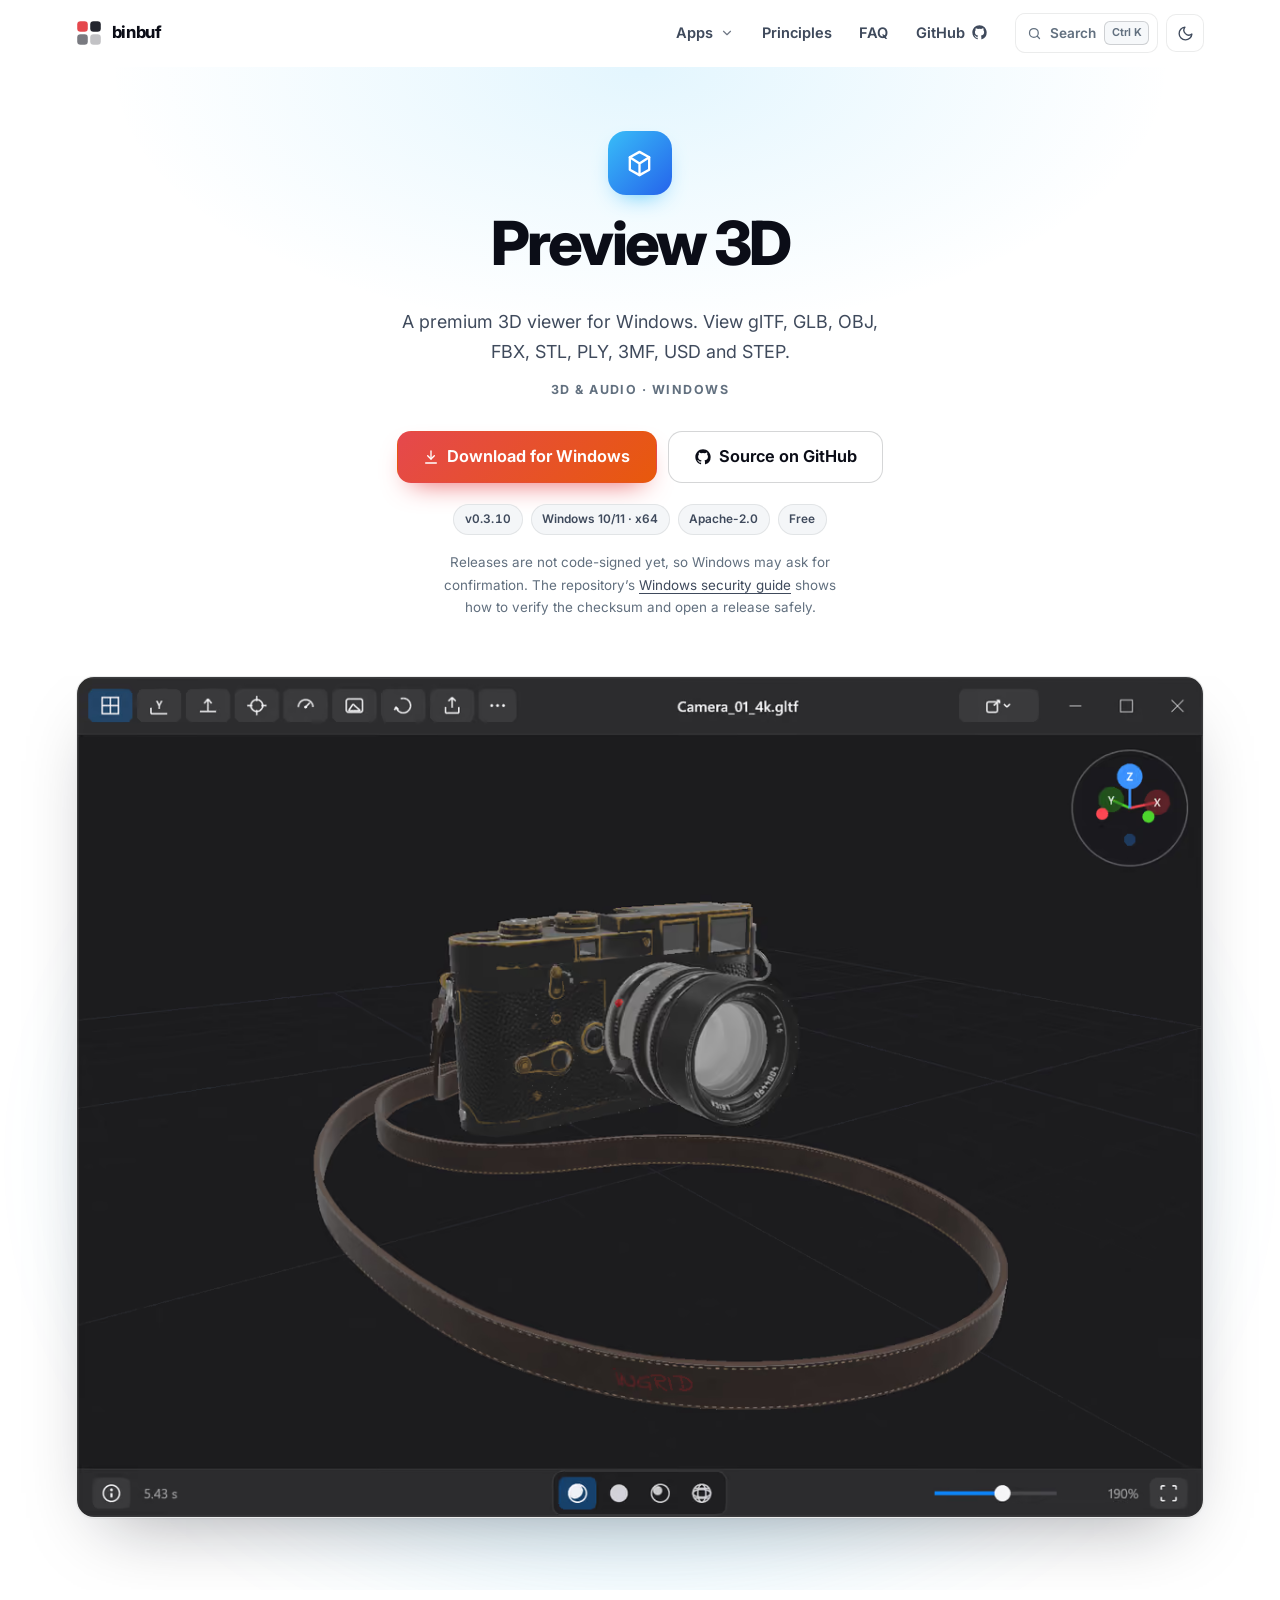
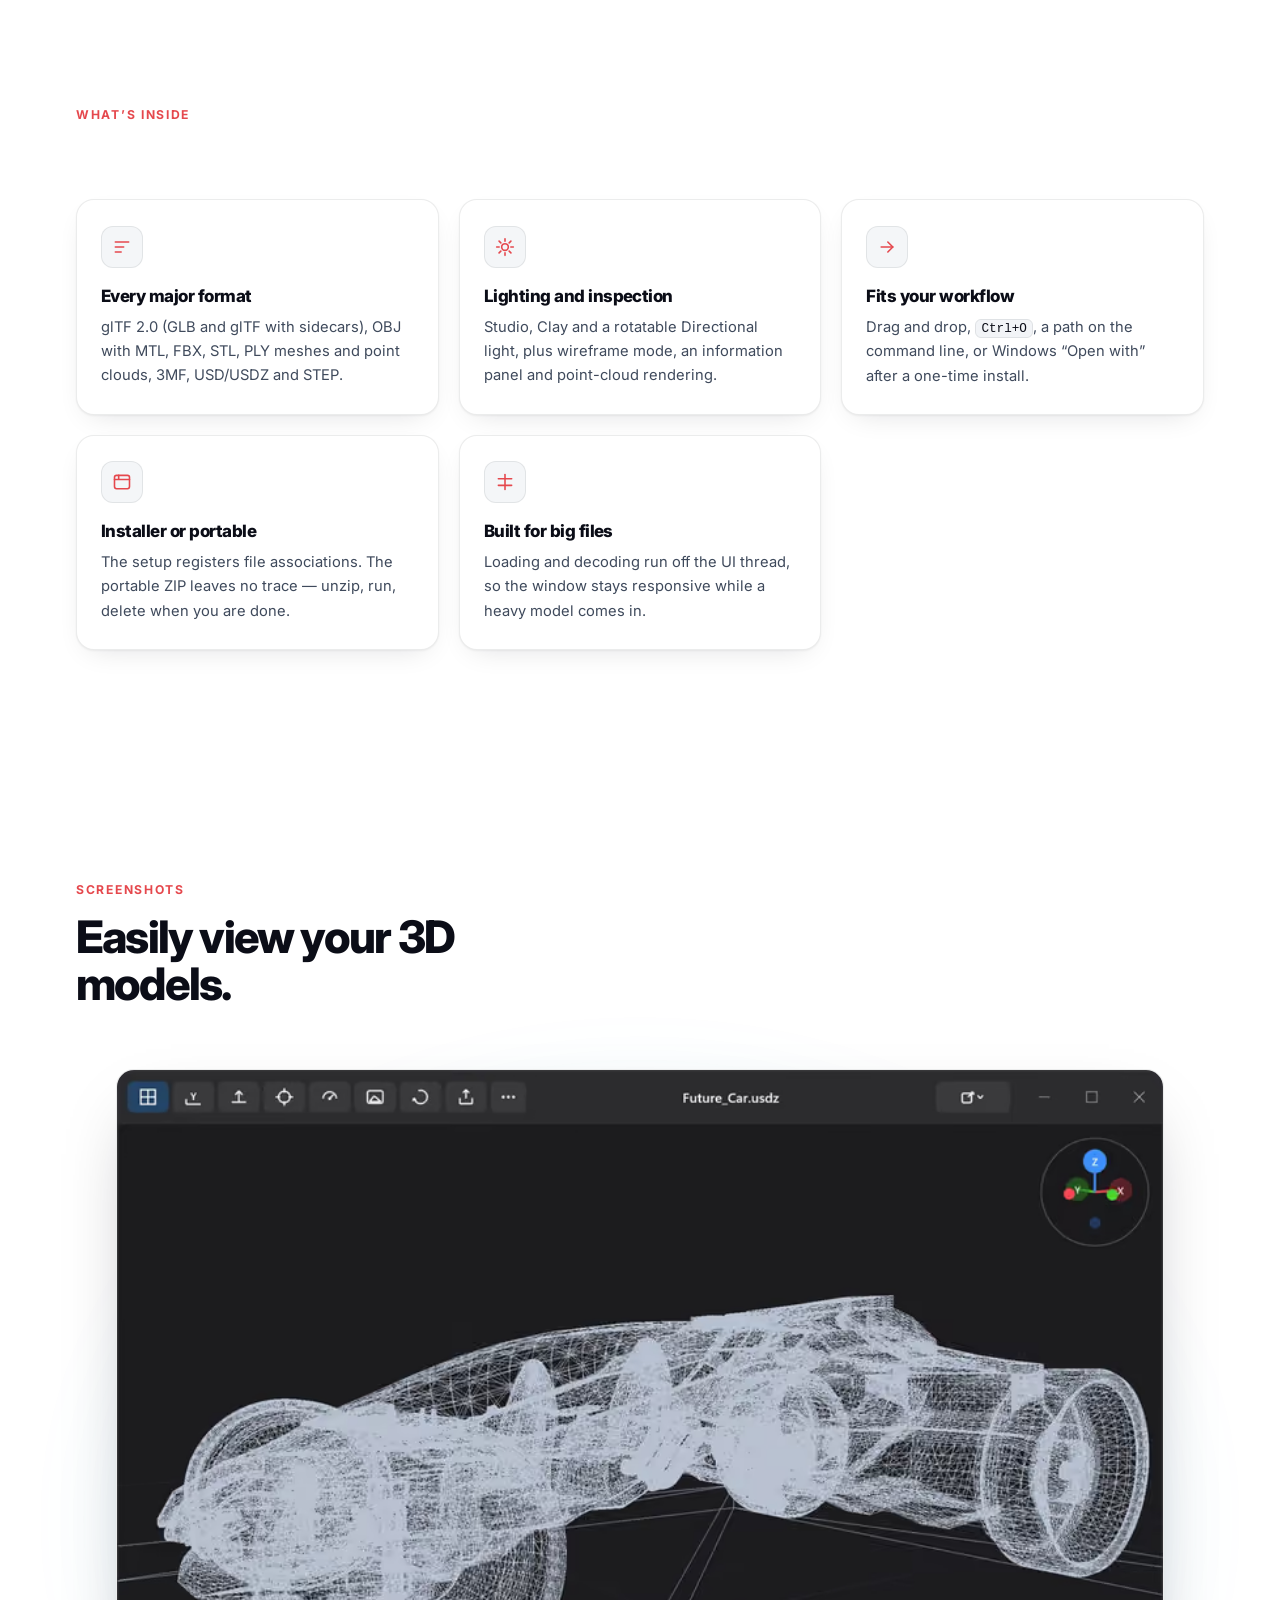
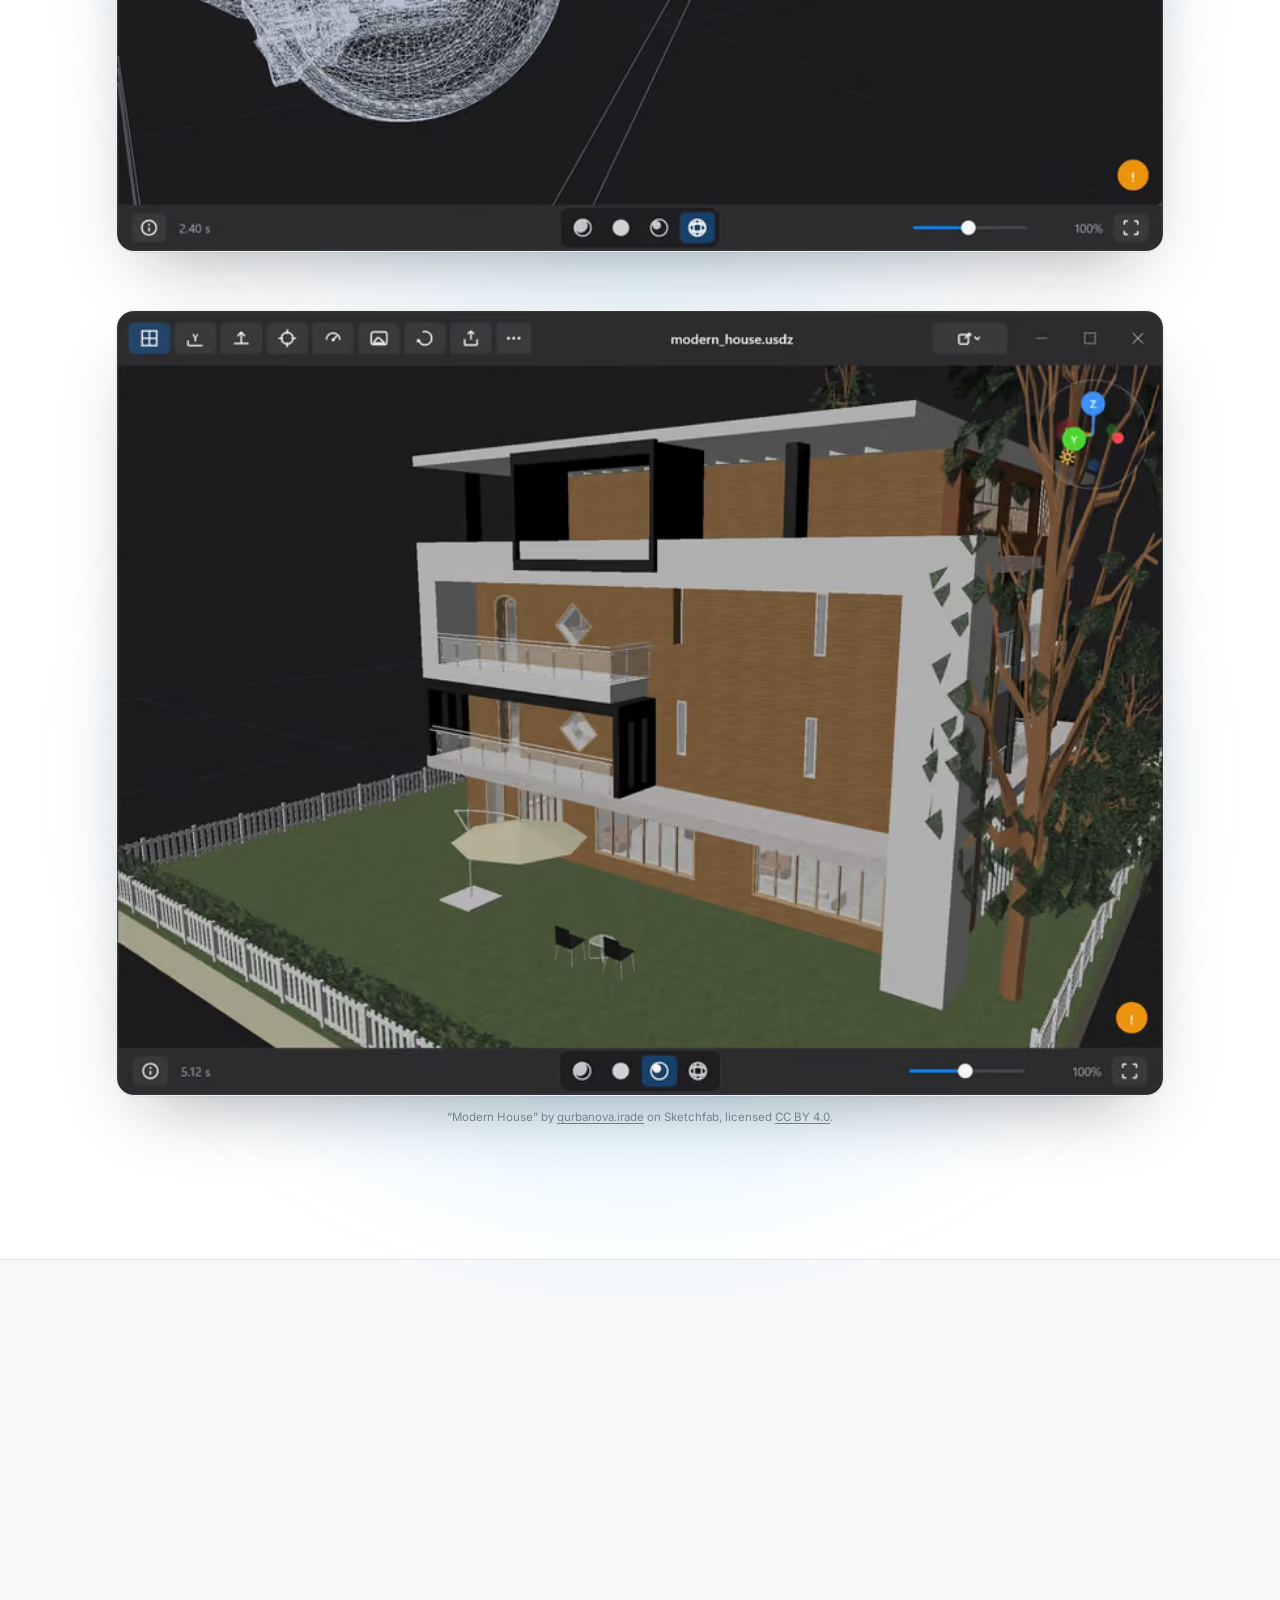
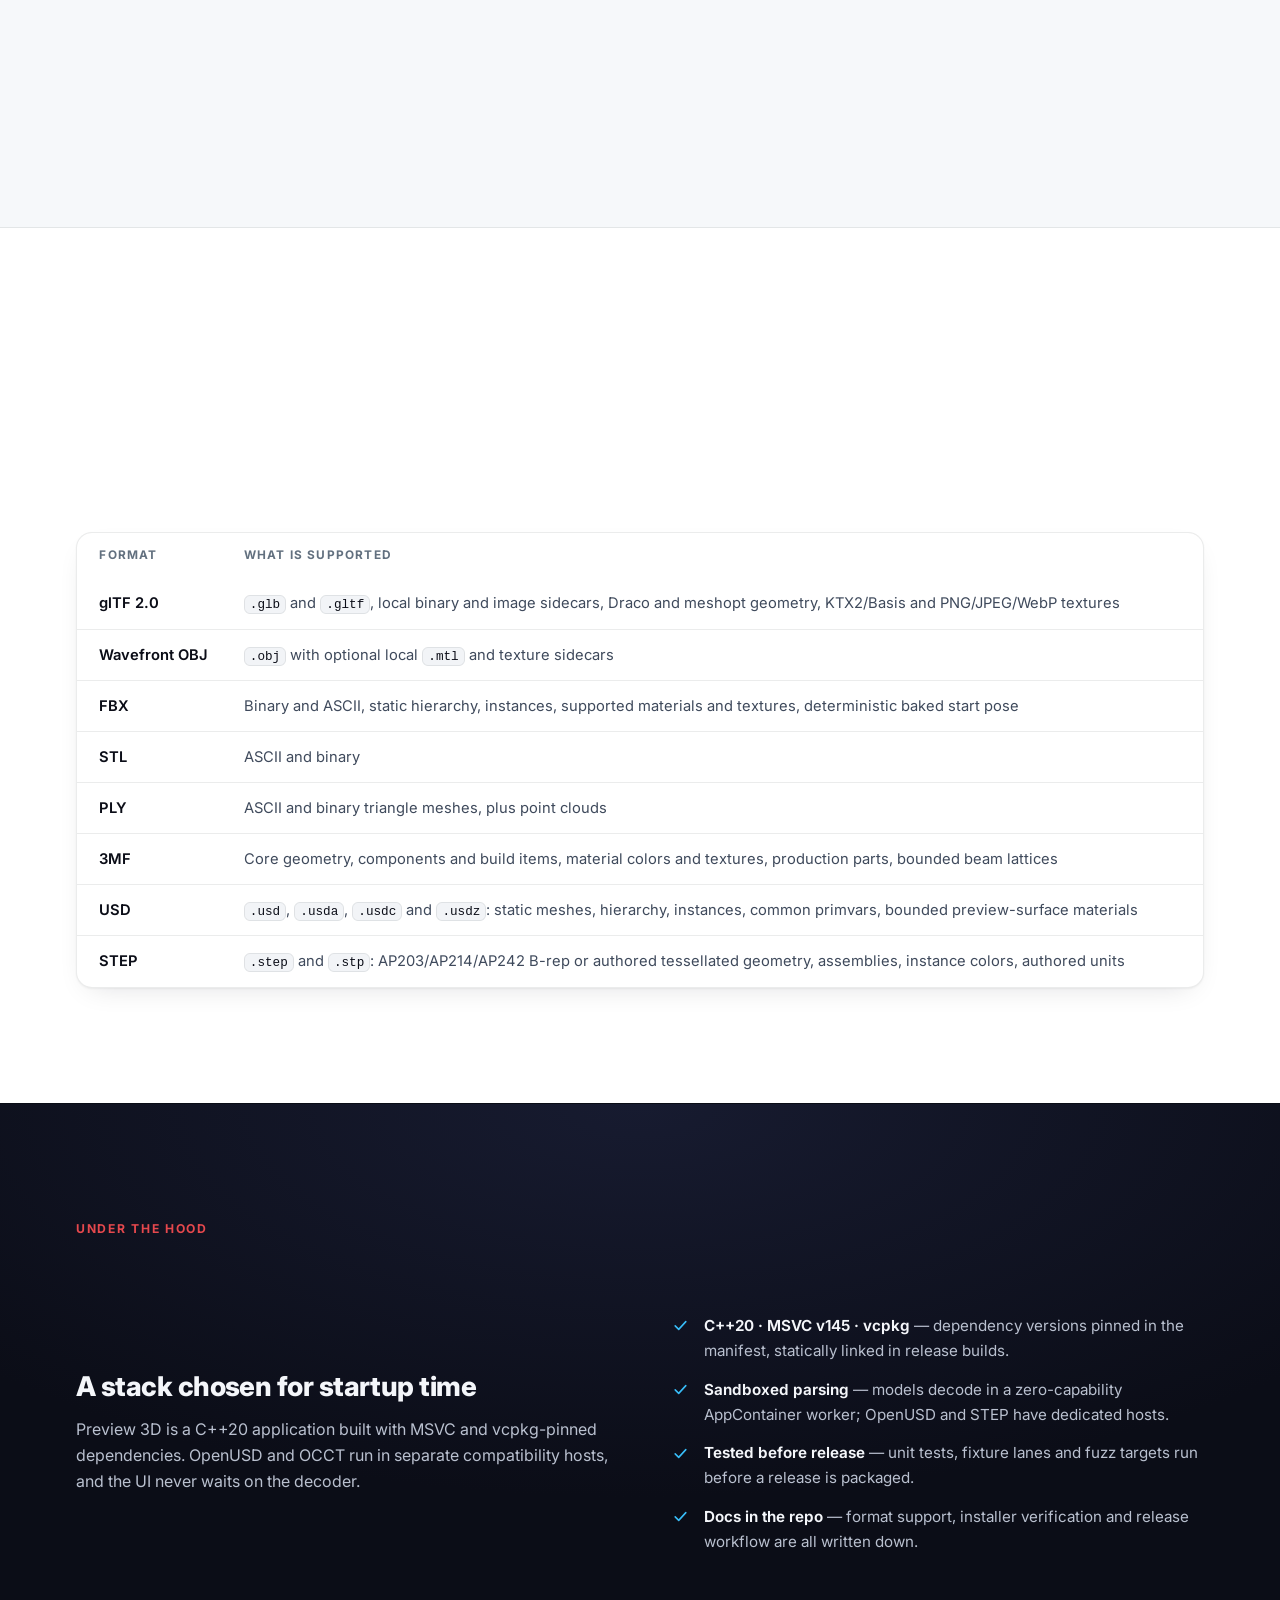
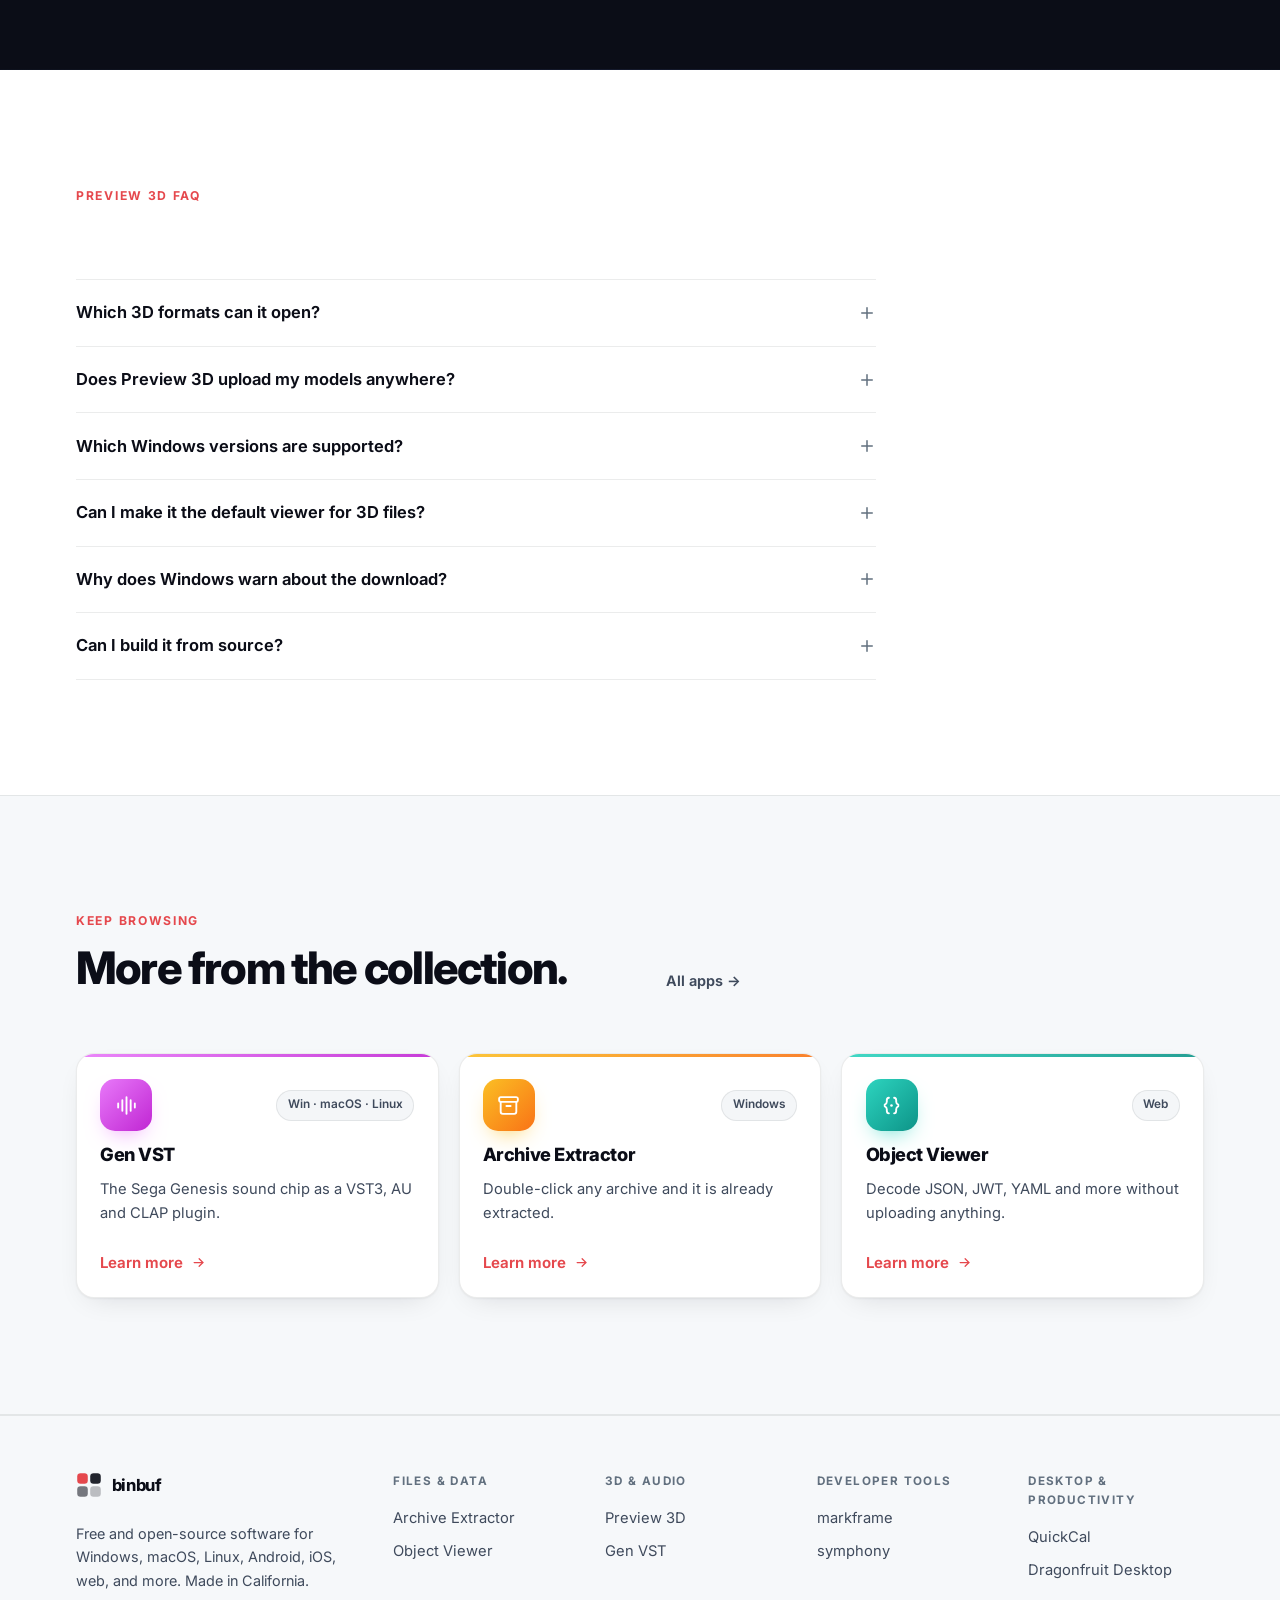
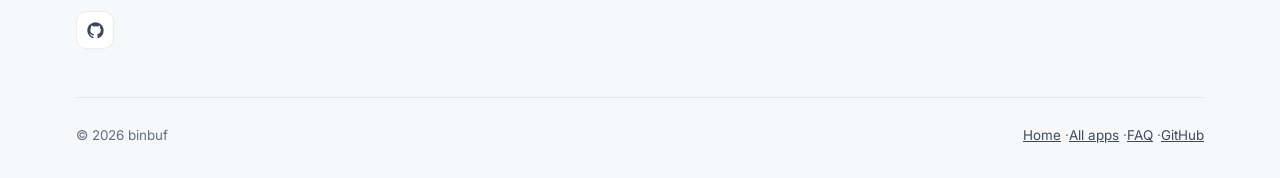
<file: apps/preview-3d.html>
<!DOCTYPE html><html lang="en" data-base="../"><head><meta charset="utf-8"><meta name="viewport" content="width=device-width, initial-scale=1"><title>Preview 3D — native 3D model viewer for Windows | binbuf</title><meta name="description" content="Preview 3D opens glTF, GLB, OBJ, FBX, STL, PLY, 3MF, USD and STEP files in a fast native Windows viewer. Free, open source, and your models never leave your machine."><meta name="author" content="binbuf"><meta name="robots" content="index, follow, max-image-preview:large, max-snippet:-1"><meta name="color-scheme" content="light dark"><link rel="canonical" href="https://binbuf.com/apps/preview-3d.html"><meta property="og:type" content="website"><meta property="og:site_name" content="binbuf"><meta property="og:title" content="Preview 3D — native 3D model viewer for Windows"><meta property="og:description" content="Open glTF, OBJ, FBX, STL, PLY, 3MF, USD and STEP models in a fast native viewer that keeps your files local. Free and open source."><meta property="og:url" content="https://binbuf.com/apps/preview-3d.html"><meta property="og:image" content="https://binbuf.com/og/preview-3d.png"><meta property="og:image:width" content="1200"><meta property="og:image:height" content="630"><meta property="og:image:alt" content="Preview 3D showing a PBR model with the studio lighting preset"><meta name="twitter:card" content="summary_large_image"><meta name="twitter:title" content="Preview 3D — native 3D model viewer for Windows"><meta name="twitter:description" content="glTF, OBJ, FBX, STL, PLY, 3MF, USD and STEP in one fast Windows viewer. Free and open source."><meta name="twitter:image" content="https://binbuf.com/og/preview-3d.png"><meta name="theme-color" content="#ffffff" media="(prefers-color-scheme: light)"><meta name="theme-color" content="#0a0b0e" media="(prefers-color-scheme: dark)"><link rel="apple-touch-icon" href="../apple-touch-icon.png"><link rel="manifest" href="../site.webmanifest"><link rel="me" href="https://github.com/binbuf"><link rel="icon" href="data:image/svg+xml,%3Csvg xmlns='http://www.w3.org/2000/svg' viewBox='0 0 32 32'%3E%3Crect x='1.5' y='1.5' width='13' height='13' rx='4' fill='%23e5484d'/%3E%3Crect x='17.5' y='1.5' width='13' height='13' rx='4' fill='%230b0d17'/%3E%3Crect x='1.5' y='17.5' width='13' height='13' rx='4' fill='%230b0d17' opacity='.55'/%3E%3Crect x='17.5' y='17.5' width='13' height='13' rx='4' fill='%230b0d17' opacity='.25'/%3E%3C/svg%3E"><!-- Theme before first paint: saved choice → OS preference → light --><script>
(function () {
  document.documentElement.classList.add('js');
  try {
    const saved = localStorage.getItem('binbuf-theme');
    const prefersDark = window.matchMedia('(prefers-color-scheme: dark)').matches;
    document.documentElement.setAttribute('data-theme', saved || (prefersDark ? 'dark' : 'light'));
  } catch {
    document.documentElement.setAttribute('data-theme', 'light');
  }
})();
</script><link rel="preconnect" href="https://fonts.googleapis.com"><link rel="preconnect" href="https://fonts.gstatic.com" crossorigin><link rel="preconnect" href="https://api.github.com"><link rel="preload" as="image" href="https://binbuf.com/media/preview-3d-800.avif" fetchpriority="high"><link rel="stylesheet" href="https://fonts.googleapis.com/css2?family=Inter:wght@400;500;600;700;800&display=swap"><script type="application/ld+json">{"@context":"https://schema.org","@graph":[{"@type":"SoftwareApplication","@id":"https://binbuf.com/apps/preview-3d.html#app","name":"Preview 3D","url":"https://binbuf.com/apps/preview-3d.html","isPartOf":{"@id":"https://binbuf.com/#website"},"publisher":{"@id":"https://binbuf.com/#person"},"codeRepository":"https://github.com/binbuf/preview-3d","downloadUrl":"https://github.com/binbuf/preview-3d/releases/latest","applicationCategory":"MultimediaApplication","applicationSubCategory":"3D model viewer","operatingSystem":"Windows 10, Windows 11","softwareVersion":"0.3.10","programmingLanguage":"C++","license":"https://www.apache.org/licenses/LICENSE-2.0","screenshot":"https://binbuf.com/media/preview-3d-1200.jpg","description":"A fast, secure, native 3D object viewer for Windows. Opens glTF/GLB, OBJ, FBX, STL, PLY, 3MF, USD/USDZ and STEP files locally in a sandboxed worker.","featureList":["glTF/GLB, OBJ, FBX, STL, PLY, 3MF, USD/USDZ and STEP support","Blender-style orbit, pan and frame controls plus right-mouse fly","Studio, Clay and rotatable Directional lighting","Zero-capability AppContainer sandbox for parsing","Installer with file associations or portable ZIP"],"offers":{"@type":"Offer","price":"0","priceCurrency":"USD"}},{"@type":"BreadcrumbList","itemListElement":[{"@type":"ListItem","position":1,"name":"Home","item":"https://binbuf.com/"},{"@type":"ListItem","position":2,"name":"Apps","item":"https://binbuf.com/apps/"},{"@type":"ListItem","position":3,"name":"Preview 3D"}]},{"@type":"FAQPage","mainEntity":[{"@type":"Question","name":"Which 3D formats can it open?","acceptedAnswer":{"@type":"Answer","text":"glTF 2.0 (GLB and glTF with sidecars), OBJ with MTL, FBX, STL, PLY meshes and point clouds, 3MF, USD/USDZ and STEP. The repository documents the exact subset and resource ceilings for each."}},{"@type":"Question","name":"Does Preview 3D upload my models anywhere?","acceptedAnswer":{"@type":"Answer","text":"No. Files are parsed and rendered on your machine, and the parser runs in a zero-capability AppContainer worker with no network access. There is no telemetry."}},{"@type":"Question","name":"Which Windows versions are supported?","acceptedAnswer":{"@type":"Answer","text":"Windows 10 and 11 on x64. The installer registers file associations, and a portable ZIP is available if you would rather not install anything."}},{"@type":"Question","name":"Can I make it the default viewer for 3D files?","acceptedAnswer":{"@type":"Answer","text":"Yes. The installer adds Preview 3D to Open with and Default apps for the supported extensions. Windows keeps your existing choices, so confirm the change in Default apps after installing."}},{"@type":"Question","name":"Why does Windows warn about the download?","acceptedAnswer":{"@type":"Answer","text":"Releases are not code-signed yet, so SmartScreen may prompt. Download only from the repository's Releases page, verify the SHA-256 checksum, and follow the Windows security guide in the repository. Code signing is on the roadmap."}},{"@type":"Question","name":"Can I build it from source?","acceptedAnswer":{"@type":"Answer","text":"Yes. Open Preview3D.slnx in Visual Studio with the Desktop development with C++ workload and vcpkg integration, then build Release x64. The first restore compiles OpenUSD and OCCT from source, so expect it to take a while."}}]}]}</script><script type="application/json" id="binbuf-apps">[{"name":"Archive Extractor","slug":"archive-extractor","accent":"app--archive","cat":"Files & Data","tag":"One-click archive extraction for Windows","keywords":"archive extractor zip 7z rar tar gz unzip windows","icon":"<rect x=\"3\" y=\"4\" width=\"18\" height=\"4.5\" rx=\"1.5\"/><path d=\"M4.5 8.5V18a2 2 0 0 0 2 2h11a2 2 0 0 0 2-2V8.5\"/><path d=\"M10 12.5h4\"/>"},{"name":"Object Viewer","slug":"object-viewer","accent":"app--object","cat":"Files & Data","tag":"Decode JSON, JWT, YAML and more in your browser","keywords":"json jwt xml yaml msgpack cbor protobuf jwt decode viewer browser","icon":"<path d=\"M9.5 4.5C7.8 4.5 7.5 5.6 7.5 7v1.5c0 1.4-.8 2.3-2 2.7v1.6c1.2.4 2 1.3 2 2.7V17c0 1.4.3 2.5 2 2.5\"/><path d=\"M14.5 4.5c1.7 0 2 1.1 2 2.5v1.5c0 1.4.8 2.3 2 2.7v1.6c-1.2.4-2 1.3-2 2.7V17c0 1.4-.3 2.5-2 2.5\"/><circle cx=\"12\" cy=\"12\" r=\"1.25\" fill=\"currentColor\" stroke=\"none\"/>"},{"name":"Preview 3D","slug":"preview-3d","accent":"app--preview3d","cat":"3D & Audio","tag":"Native 3D model viewer for Windows","keywords":"3d model viewer gltf glb obj fbx stl ply 3mf usd usdz step windows preview","icon":"<path d=\"M12 3 4.5 7.2v9.6L12 21l7.5-4.2V7.2L12 3Z\"/><path d=\"M12 12v9M4.5 7.2 12 12l7.5-4.8\"/>"},{"name":"Gen VST","slug":"gen-vst","accent":"app--genvst","cat":"3D & Audio","tag":"Sega Genesis synth plugin for your DAW","keywords":"sega genesis ym2612 sn76489 fm synth plugin vst3 au clap dac audio music","icon":"<path d=\"M4 10v4M8 7v10M12 4v16M16 7v10M20 10v4\"/>"},{"name":"markframe","slug":"markframe","accent":"app--markframe","cat":"Developer tools","tag":"Prototype mobile UIs from plain text","keywords":"mobile ui prototype dsl ios android material mockup markframe","icon":"<rect x=\"7\" y=\"2.5\" width=\"10\" height=\"19\" rx=\"2.5\"/><path d=\"M10.5 5.5h3\"/><path d=\"M11 18.5h2\"/>"},{"name":"symphony","slug":"symphony","accent":"app--symphony","cat":"Developer tools","tag":"Run an AI coding agent through your roadmap","keywords":"ai agent claude codex cursor opencode gemini roadmap automation git","icon":"<rect x=\"3\" y=\"4.5\" width=\"18\" height=\"15\" rx=\"3\"/><path d=\"m7 10 2.4 2L7 14\"/><path d=\"M12.5 15H17\"/>"},{"name":"QuickCal","slug":"quickcal","accent":"app--quickcal","cat":"Desktop & productivity","tag":"Menu-bar calendar and clock for macOS","keywords":"calendar macos menu bar clock agenda eventkit quickcal","icon":"<rect x=\"3.5\" y=\"5\" width=\"17\" height=\"15.5\" rx=\"3\"/><path d=\"M3.5 10h17M8 3v4M16 3v4\"/><circle cx=\"12\" cy=\"15\" r=\"1.6\"/>"},{"name":"Dragonfruit Desktop","slug":"dragonfruit","accent":"app--dragonfruit","cat":"Desktop & productivity","tag":"Linux desktop environment with an interactive Wayland tour","keywords":"dragonfruit linux desktop environment wayland shell dock files compositor smithay qt quick","icon":"<path fill=\"currentColor\" stroke=\"none\" d=\"M12 22C6.8 22 3.4 18.5 3.4 14.1C3.4 10.6 5.2 8.5 5 4.4C7.6 5 9.3 6.5 10.1 8.4C10.1 5.6 11 3.1 13.1 1.5C13 4.4 14 6.8 15.7 8.4C17.4 7.2 19.1 6.6 21 6.5C20.3 9.5 20.6 11.8 20.6 14.2C20.6 18.8 17 22 12 22Z\"/>"}]</script><link rel="stylesheet" href="/_astro/Arrow._1gNA2LE.css"></head><body class="app--preview3d"><a class="skip-link" href="#main">Skip to content</a><header class="site-header" id="top" data-header><div class="container site-header__inner"><a class="brand" href="../" aria-label="binbuf — home"><svg viewBox="0 0 32 32" aria-hidden="true"><rect x="1.5" y="1.5" width="13" height="13" rx="4" fill="var(--accent)"></rect><rect x="17.5" y="1.5" width="13" height="13" rx="4" fill="currentColor" opacity=".9"></rect><rect x="1.5" y="17.5" width="13" height="13" rx="4" fill="currentColor" opacity=".55"></rect><rect x="17.5" y="17.5" width="13" height="13" rx="4" fill="currentColor" opacity=".25"></rect></svg><span>binbuf</span></a><nav class="site-nav" id="site-nav" aria-label="Primary"><div class="nav-item--mega" data-mega><a class="nav-link" href="./" aria-haspopup="true" aria-expanded="false" data-mega-trigger>Apps<svg viewBox="0 0 24 24" fill="none" stroke="currentColor" stroke-width="2" stroke-linecap="round" stroke-linejoin="round" aria-hidden="true"><path d="m6 9 6 6 6-6"></path></svg></a><div class="mega" role="group" aria-label="Apps by category"><div class="mega__grid"><div><p class="mega__title">Files &amp; Data</p><a class="mega__link app--archive" href="archive-extractor.html"><span class="app-icon app-icon--sm" aria-hidden="true"><svg viewBox="0 0 24 24" fill="none" stroke="currentColor" stroke-width="1.8" stroke-linecap="round" stroke-linejoin="round"><rect x="3" y="4" width="18" height="4.5" rx="1.5"/><path d="M4.5 8.5V18a2 2 0 0 0 2 2h11a2 2 0 0 0 2-2V8.5"/><path d="M10 12.5h4"/></svg></span><span><strong>Archive Extractor</strong><span>One-click extraction for Windows</span></span></a><a class="mega__link app--object" href="object-viewer.html"><span class="app-icon app-icon--sm" aria-hidden="true"><svg viewBox="0 0 24 24" fill="none" stroke="currentColor" stroke-width="1.8" stroke-linecap="round" stroke-linejoin="round"><path d="M9.5 4.5C7.8 4.5 7.5 5.6 7.5 7v1.5c0 1.4-.8 2.3-2 2.7v1.6c1.2.4 2 1.3 2 2.7V17c0 1.4.3 2.5 2 2.5"/><path d="M14.5 4.5c1.7 0 2 1.1 2 2.5v1.5c0 1.4.8 2.3 2 2.7v1.6c-1.2.4-2 1.3-2 2.7V17c0 1.4-.3 2.5-2 2.5"/><circle cx="12" cy="12" r="1.25" fill="currentColor" stroke="none"/></svg></span><span><strong>Object Viewer</strong><span>Decode JSON, JWT, YAML and more</span></span></a></div><div><p class="mega__title">3D &amp; Audio</p><a class="mega__link app--preview3d" href="preview-3d.html"><span class="app-icon app-icon--sm" aria-hidden="true"><svg viewBox="0 0 24 24" fill="none" stroke="currentColor" stroke-width="1.8" stroke-linecap="round" stroke-linejoin="round"><path d="M12 3 4.5 7.2v9.6L12 21l7.5-4.2V7.2L12 3Z"/><path d="M12 12v9M4.5 7.2 12 12l7.5-4.8"/></svg></span><span><strong>Preview 3D</strong><span>Native 3D model viewer</span></span></a><a class="mega__link app--genvst" href="gen-vst.html"><span class="app-icon app-icon--sm" aria-hidden="true"><svg viewBox="0 0 24 24" fill="none" stroke="currentColor" stroke-width="1.8" stroke-linecap="round"><path d="M4 10v4M8 7v10M12 4v16M16 7v10M20 10v4"/></svg></span><span><strong>Gen VST</strong><span>Sega Genesis synth plugin</span></span></a></div><div><p class="mega__title">Developer tools</p><a class="mega__link app--markframe" href="markframe.html"><span class="app-icon app-icon--sm" aria-hidden="true"><svg viewBox="0 0 24 24" fill="none" stroke="currentColor" stroke-width="1.8" stroke-linecap="round" stroke-linejoin="round"><rect x="7" y="2.5" width="10" height="19" rx="2.5"/><path d="M10.5 5.5h3"/><path d="M11 18.5h2"/></svg></span><span><strong>markframe</strong><span>Mobile UI from plain text</span></span></a><a class="mega__link app--symphony" href="symphony.html"><span class="app-icon app-icon--sm" aria-hidden="true"><svg viewBox="0 0 24 24" fill="none" stroke="currentColor" stroke-width="1.8" stroke-linecap="round" stroke-linejoin="round"><rect x="3" y="4.5" width="18" height="15" rx="3"/><path d="m7 10 2.4 2L7 14"/><path d="M12.5 15H17"/></svg></span><span><strong>symphony</strong><span>Agent runs, unattended</span></span></a></div><div><p class="mega__title">Desktop &amp; productivity</p><a class="mega__link app--quickcal" href="quickcal.html"><span class="app-icon app-icon--sm" aria-hidden="true"><svg viewBox="0 0 24 24" fill="none" stroke="currentColor" stroke-width="1.8" stroke-linecap="round" stroke-linejoin="round"><rect x="3.5" y="5" width="17" height="15.5" rx="3"/><path d="M3.5 10h17M8 3v4M16 3v4"/><circle cx="12" cy="15" r="1.6"/></svg></span><span><strong>QuickCal</strong><span>Menu-bar calendar for macOS</span></span></a><a class="mega__link app--dragonfruit" href="dragonfruit.html"><span class="app-icon app-icon--sm" aria-hidden="true"><svg viewBox="0 0 24 24"><path fill="currentColor" stroke="none" d="M12 22C6.8 22 3.4 18.5 3.4 14.1C3.4 10.6 5.2 8.5 5 4.4C7.6 5 9.3 6.5 10.1 8.4C10.1 5.6 11 3.1 13.1 1.5C13 4.4 14 6.8 15.7 8.4C17.4 7.2 19.1 6.6 21 6.5C20.3 9.5 20.6 11.8 20.6 14.2C20.6 18.8 17 22 12 22Z"/></svg></span><span><strong>Dragonfruit Desktop</strong><span>Wayland desktop for Linux</span></span></a></div></div><div class="mega__foot"><a class="btn btn--link" href="./">All apps <svg viewBox="0 0 24 24" fill="none" stroke="currentColor" stroke-width="2" stroke-linecap="round" stroke-linejoin="round" aria-hidden="true"><path d="M5 12h14"></path><path d="m13 6 6 6-6 6"></path></svg></a></div></div></div><a href="../#why">Principles</a><a href="../#faq">FAQ</a><a href="https://github.com/binbuf" target="_blank" rel="noopener">GitHub<svg viewBox="0 0 24 24" fill="currentColor" aria-hidden="true"><path d="M12 .5C5.65.5.5 5.65.5 12c0 5.1 3.29 9.42 7.86 10.95.58.1.79-.25.79-.56 0-.28-.01-1.02-.02-2-3.2.7-3.88-1.54-3.88-1.54-.52-1.34-1.28-1.7-1.28-1.7-1.05-.72.08-.7.08-.7 1.16.08 1.77 1.2 1.77 1.2 1.03 1.78 2.7 1.26 3.36.97.1-.75.4-1.26.73-1.55-2.55-.29-5.23-1.28-5.23-5.7 0-1.26.45-2.29 1.19-3.1-.12-.29-.52-1.47.11-3.06 0 0 .97-.31 3.18 1.18a11.1 11.1 0 0 1 5.8 0c2.2-1.5 3.17-1.18 3.17-1.18.63 1.6.23 2.77.11 3.06.74.81 1.19 1.84 1.19 3.1 0 4.43-2.69 5.4-5.25 5.69.41.36.78 1.06.78 2.14 0 1.55-.01 2.8-.01 3.18 0 .31.2.67.8.55A11.52 11.52 0 0 0 23.5 12C23.5 5.65 18.35.5 12 .5Z"></path></svg></a></nav><div class="site-header__actions"><button class="palette-trigger" type="button" data-palette-open aria-haspopup="dialog" aria-controls="palette" aria-label="Search"><svg viewBox="0 0 24 24" fill="none" stroke="currentColor" stroke-width="2" stroke-linecap="round" aria-hidden="true"><circle cx="11" cy="11" r="7"></circle><path d="m20 20-3.5-3.5"></path></svg><span class="palette-trigger__label">Search</span><kbd data-kbd aria-hidden="true">Ctrl K</kbd></button><button class="icon-btn theme-toggle" type="button" data-theme-toggle aria-label="Switch to dark mode" title="Toggle light/dark mode"><svg class="icon-sun" viewBox="0 0 24 24" fill="none" stroke="currentColor" stroke-width="1.9" stroke-linecap="round" aria-hidden="true"><circle cx="12" cy="12" r="4"></circle><path d="M12 2v2M12 20v2M4.9 4.9l1.4 1.4M17.7 17.7l1.4 1.4M2 12h2M20 12h2M4.9 19.1l1.4-1.4M17.7 6.3l1.4-1.4"></path></svg><svg class="icon-moon" viewBox="0 0 24 24" fill="none" stroke="currentColor" stroke-width="1.9" stroke-linecap="round" stroke-linejoin="round" aria-hidden="true"><path d="M21 12.8A9 9 0 1 1 11.2 3a7 7 0 0 0 9.8 9.8Z"></path></svg></button><button class="icon-btn nav-toggle" type="button" data-nav-toggle aria-controls="site-nav" aria-expanded="false" aria-label="Open menu"><svg class="icon-menu" viewBox="0 0 24 24" fill="none" stroke="currentColor" stroke-width="2" stroke-linecap="round" aria-hidden="true"><path d="M4 7h16M4 12h16M4 17h16"></path></svg><svg class="icon-close" viewBox="0 0 24 24" fill="none" stroke="currentColor" stroke-width="2" stroke-linecap="round" aria-hidden="true"><path d="m6 6 12 12M18 6 6 18"></path></svg></button></div></div></header><!-- ============================== HERO ============================== -->
  <section class="app-hero app-hero--stacked" aria-labelledby="app-title">
    <div class="container">
      <div class="app-hero__copy">
          <div class="app-hero__head">
            <span class="app-icon app-icon--lg" aria-hidden="true"><svg viewBox="0 0 24 24" fill="none" stroke="currentColor" stroke-width="1.8" stroke-linecap="round" stroke-linejoin="round"><path d="M12 3 4.5 7.2v9.6L12 21l7.5-4.2V7.2L12 3Z"/><path d="M12 12v9M4.5 7.2 12 12l7.5-4.8"/></svg></span>
            <div>
              <h1 id="app-title">Preview 3D</h1>
            </div>
          </div>

          <p class="app-hero__sub">
            A premium 3D viewer for Windows. View glTF, GLB, OBJ, FBX, STL, PLY, 3MF, USD and STEP.
          </p>

          <p class="app-hero__cat">3D &amp; Audio · Windows</p>

          <div class="app-hero__actions">
            <a class="btn btn--primary btn--lg" href="https://github.com/binbuf/preview-3d/releases/latest" target="_blank" rel="noopener">
              <svg viewBox="0 0 24 24" fill="none" stroke="currentColor" stroke-width="2" stroke-linecap="round" stroke-linejoin="round" aria-hidden="true"><path d="M12 3v12"/><path d="m7 10 5 5 5-5"/><path d="M4 21h16"/></svg>
              Download for Windows
            </a>
            <a class="btn btn--ghost btn--lg" href="https://github.com/binbuf/preview-3d" target="_blank" rel="noopener">
              <svg viewBox="0 0 24 24" fill="currentColor" aria-hidden="true"><path d="M12 .5C5.65.5.5 5.65.5 12c0 5.1 3.29 9.42 7.86 10.95.58.1.79-.25.79-.56 0-.28-.01-1.02-.02-2-3.2.7-3.88-1.54-3.88-1.54-.52-1.34-1.28-1.7-1.28-1.7-1.05-.72.08-.7.08-.7 1.16.08 1.77 1.2 1.77 1.2 1.03 1.78 2.7 1.26 3.36.97.1-.75.4-1.26.73-1.55-2.55-.29-5.23-1.28-5.23-5.7 0-1.26.45-2.29 1.19-3.1-.12-.29-.52-1.47.11-3.06 0 0 .97-.31 3.18 1.18a11.1 11.1 0 0 1 5.8 0c2.2-1.5 3.17-1.18 3.17-1.18.63 1.6.23 2.77.11 3.06.74.81 1.19 1.84 1.19 3.1 0 4.43-2.69 5.4-5.25 5.69.41.36.78 1.06.78 2.14 0 1.55-.01 2.8-.01 3.18 0 .31.2.67.8.55A11.52 11.52 0 0 0 23.5 12C23.5 5.65 18.35.5 12 .5Z"/></svg>
              Source on GitHub
            </a>
          </div>

          <div class="app-hero__meta">
            <span class="chip chip--ver" data-release="binbuf/preview-3d" title="Latest release">v0.3.10</span>
            <span class="chip">Windows 10/11 · x64</span>
            <span class="chip">Apache-2.0</span>
            <span class="chip">Free</span>
          </div>

          <p class="app-hero__note">
            Releases are not code-signed yet, so Windows may ask for confirmation. The repository&rsquo;s
            <a href="https://github.com/binbuf/preview-3d/blob/main/.docs/WINDOWS-SECURITY.md" target="_blank" rel="noopener">Windows security guide</a>
            shows how to verify the checksum and open a release safely.
          </p>
        </div>
    </div>
  </section>

  <br />

  <!-- ============================== PRODUCT PREVIEW ============================== -->
  <section class="app-stage" aria-label="Preview 3D screenshot">
    <div class="container">
      <figure class="app-hero__media">
          <picture>
            <source type="image/avif" srcset="../media/preview-3d-480.avif 480w, ../media/preview-3d-800.avif 800w, ../media/preview-3d-1200.avif 1200w" sizes="(max-width: 1240px) 100vw, 1200px">
            <source type="image/webp" srcset="../media/preview-3d-480.webp 480w, ../media/preview-3d-800.webp 800w, ../media/preview-3d-1200.webp 1200w" sizes="(max-width: 1240px) 100vw, 1200px">
            <img class="app-hero__shot" src="../media/preview-3d-1200.jpg"
                 srcset="../media/preview-3d-480.jpg 480w, ../media/preview-3d-800.jpg 800w, ../media/preview-3d-1200.jpg 1200w"
                 sizes="(max-width: 1240px) 100vw, 1200px"
                 alt="Preview 3D showing a PBR 3D model rendered with the studio lighting preset"
                 width="1522" height="1135" fetchpriority="high" decoding="async">
          </picture>
        </figure>
    </div>
  </section>

  <!-- ============================== FEATURES ============================== -->
  <section class="section" aria-labelledby="features-title">
    <div class="container">
      <header class="section-head reveal">
        <div>
          <p class="eyebrow">What&rsquo;s inside</p>
        </div>
      </header>

      <div class="card-grid card-grid--3">
        <article class="card feature-card reveal">
          <span class="icon-tile" aria-hidden="true"><svg viewBox="0 0 24 24" fill="none" stroke="currentColor" stroke-width="1.9" stroke-linecap="round" stroke-linejoin="round"><path d="M4 6h16M4 12h10M4 18h7"/></svg></span>
          <h3>Every major format</h3>
          <p>glTF 2.0 (GLB and glTF with sidecars), OBJ with MTL, FBX, STL, PLY meshes and point clouds, 3MF, USD/USDZ and STEP.</p>
        </article>

        <article class="card feature-card reveal">
          <span class="icon-tile" aria-hidden="true"><svg viewBox="0 0 24 24" fill="none" stroke="currentColor" stroke-width="1.9" stroke-linecap="round" stroke-linejoin="round"><circle cx="12" cy="12" r="4"/><path d="M12 2v3M12 19v3M2 12h3M19 12h3M4.9 4.9l2.1 2.1M17 17l2.1 2.1M19.1 4.9 17 7M7 17l-2.1 2.1"/></svg></span>
          <h3>Lighting and inspection</h3>
          <p>Studio, Clay and a rotatable Directional light, plus wireframe mode, an information panel and point-cloud rendering.</p>
        </article>

        <article class="card feature-card reveal">
          <span class="icon-tile" aria-hidden="true"><svg viewBox="0 0 24 24" fill="none" stroke="currentColor" stroke-width="1.9" stroke-linecap="round" stroke-linejoin="round"><path d="M5 12h14"/><path d="m13 6 6 6-6 6"/></svg></span>
          <h3>Fits your workflow</h3>
          <p>Drag and drop, <code class="code-inline">Ctrl+O</code>, a path on the command line, or Windows &ldquo;Open with&rdquo; after a one-time install.</p>
        </article>

        <article class="card feature-card reveal">
          <span class="icon-tile" aria-hidden="true"><svg viewBox="0 0 24 24" fill="none" stroke="currentColor" stroke-width="1.9" stroke-linecap="round" stroke-linejoin="round"><rect x="3" y="4" width="18" height="16" rx="2.5"/><path d="M3 9h18M8 4v5"/></svg></span>
          <h3>Installer or portable</h3>
          <p>The setup registers file associations. The portable ZIP leaves no trace — unzip, run, delete when you are done.</p>
        </article>

        <article class="card feature-card reveal">
          <span class="icon-tile" aria-hidden="true"><svg viewBox="0 0 24 24" fill="none" stroke="currentColor" stroke-width="1.9" stroke-linecap="round" stroke-linejoin="round"><path d="M12 3v18"/><path d="M4 8h16"/><path d="M4 16h16"/></svg></span>
          <h3>Built for big files</h3>
          <p>Loading and decoding run off the UI thread, so the window stays responsive while a heavy model comes in.</p>
        </article>

        </div>
    </div>
  </section>

  <!-- ============================== SCREENSHOTS ============================== -->
  <section class="section" aria-labelledby="shots-title">
    <div class="container">
      <header class="section-head reveal">
        <div>
          <p class="eyebrow">Screenshots</p>
          <h2 class="h2" id="shots-title">Easily view your 3D models.</h2>
        </div>
      </header>

      <figure class="app-hero__media reveal">
        <picture>
          <source type="image/avif" srcset="../media/preview-3d-wireframe-480.avif 480w, ../media/preview-3d-wireframe-800.avif 800w, ../media/preview-3d-wireframe-1200.avif 1200w, ../media/preview-3d-wireframe-1536.avif 1536w" sizes="(max-width: 880px) 92vw, 760px">
          <source type="image/webp" srcset="../media/preview-3d-wireframe-480.webp 480w, ../media/preview-3d-wireframe-800.webp 800w, ../media/preview-3d-wireframe-1200.webp 1200w, ../media/preview-3d-wireframe-1536.webp 1536w" sizes="(max-width: 880px) 92vw, 760px">
          <img class="app-hero__shot" src="../media/preview-3d-wireframe-1536.jpg"
               srcset="../media/preview-3d-wireframe-480.jpg 480w, ../media/preview-3d-wireframe-800.jpg 800w, ../media/preview-3d-wireframe-1200.jpg 1200w, ../media/preview-3d-wireframe-1536.jpg 1536w"
               sizes="(max-width: 880px) 92vw, 760px"
               alt="Preview 3D showing a USDZ car model in wireframe mode, with the navigation gizmo and a load-time readout"
               width="1536" height="1146" loading="lazy" decoding="async">
        </picture>
      </figure>

      <br />
      <figure class="app-hero__media reveal">
        <picture>
          <source type="image/avif" srcset="../media/preview-3d-directional-480.avif 480w, ../media/preview-3d-directional-800.avif 800w, ../media/preview-3d-directional-1200.avif 1200w, ../media/preview-3d-directional-1536.avif 1536w" sizes="(max-width: 880px) 92vw, 760px">
          <source type="image/webp" srcset="../media/preview-3d-directional-480.webp 480w, ../media/preview-3d-directional-800.webp 800w, ../media/preview-3d-directional-1200.webp 1200w, ../media/preview-3d-directional-1536.webp 1536w" sizes="(max-width: 880px) 92vw, 760px">
          <img class="app-hero__shot" src="../media/preview-3d-directional-1536.jpg"
               srcset="../media/preview-3d-directional-480.jpg 480w, ../media/preview-3d-directional-800.jpg 800w, ../media/preview-3d-directional-1200.jpg 1200w, ../media/preview-3d-directional-1536.jpg 1536w"
               sizes="(max-width: 880px) 92vw, 760px"
               alt="Preview 3D showing a modern two-storey house model lit by the rotatable Directional light, with its garden and fence"
               width="1536" height="1150" loading="lazy" decoding="async">
        </picture>
        <figcaption class="app-hero__caption">
          <span class="app-hero__credit">&ldquo;Modern House&rdquo; by <a href="https://sketchfab.com/qurbanova.irade" target="_blank" rel="noopener nofollow">qurbanova.irade</a> on Sketchfab, licensed <a href="https://creativecommons.org/licenses/by/4.0/" target="_blank" rel="noopener nofollow">CC&nbsp;BY&nbsp;4.0</a>.</span>
        </figcaption>
      </figure>
    </div>
  </section>

  <!-- ============================== GETTING STARTED ============================== -->
  <section class="section section--soft" aria-labelledby="start-title">
    <div class="container">
      <header class="section-head reveal">
        <div>
          <p class="eyebrow">Getting started</p>
        </div>
      </header>

      <div class="steps">
        <article class="card step reveal">
          <span class="step__num">1</span>
          <h3>Get the release</h3>
          <p>Download the installer or the portable ZIP from <a href="https://github.com/binbuf/preview-3d/releases/latest" target="_blank" rel="noopener">Releases</a> and verify the SHA-256 checksum shown on the release page.</p>
        </article>
        <article class="card step reveal">
          <span class="step__num">2</span>
          <h3>Install</h3>
          <p>Run the setup to register file associations, or right-click the portable ZIP, choose Properties, select Unblock, then extract it anywhere.</p>
        </article>
        <article class="card step reveal">
          <span class="step__num">3</span>
          <h3>Preview</h3>
          <p>Double-click a supported file, drag it onto the window, press <code class="code-inline">Ctrl+O</code>, or pass a path on the command line.</p>
        </article>
      </div>
    </div>
  </section>

  <!-- ============================== FORMATS ============================== -->
  <section class="section" aria-labelledby="formats-title">
    <div class="container">
      <header class="section-head reveal">
        <div>
          <p class="eyebrow">Format support</p>
          <h2 class="h2" id="formats-title">One viewer for all popular 3D model formats.</h2>
        </div>
      </header>

      <div class="table-wrap reveal">
        <table class="spec-table">
          <thead>
            <tr><th scope="col">Format</th><th scope="col">What is supported</th></tr>
          </thead>
          <tbody>
            <tr><td>glTF 2.0</td><td><code class="code-inline">.glb</code> and <code class="code-inline">.gltf</code>, local binary and image sidecars, Draco and meshopt geometry, KTX2/Basis and PNG/JPEG/WebP textures</td></tr>
            <tr><td>Wavefront OBJ</td><td><code class="code-inline">.obj</code> with optional local <code class="code-inline">.mtl</code> and texture sidecars</td></tr>
            <tr><td>FBX</td><td>Binary and ASCII, static hierarchy, instances, supported materials and textures, deterministic baked start pose</td></tr>
            <tr><td>STL</td><td>ASCII and binary</td></tr>
            <tr><td>PLY</td><td>ASCII and binary triangle meshes, plus point clouds</td></tr>
            <tr><td>3MF</td><td>Core geometry, components and build items, material colors and textures, production parts, bounded beam lattices</td></tr>
            <tr><td>USD</td><td><code class="code-inline">.usd</code>, <code class="code-inline">.usda</code>, <code class="code-inline">.usdc</code> and <code class="code-inline">.usdz</code>: static meshes, hierarchy, instances, common primvars, bounded preview-surface materials</td></tr>
            <tr><td>STEP</td><td><code class="code-inline">.step</code> and <code class="code-inline">.stp</code>: AP203/AP214/AP242 B-rep or authored tessellated geometry, assemblies, instance colors, authored units</td></tr>
          </tbody>
        </table>
      </div>
    </div>
  </section>

  <!-- ============================== UNDER THE HOOD ============================== -->
  <section class="section band--ink" aria-labelledby="hood-title">
    <div class="container">
      <header class="section-head reveal">
        <div>
          <p class="eyebrow">Under the hood</p>
        </div>
      </header>

      <div class="feature-row">
        <div class="feature-row__copy reveal">
          <h3 class="h3">A stack chosen for startup time</h3>
          <p>Preview 3D is a C++20 application built with MSVC and vcpkg-pinned dependencies. OpenUSD and OCCT run in separate compatibility hosts, and the UI never waits on the decoder.</p>
        </div>
        <ul class="feature-list reveal">
          <li>
            <svg viewBox="0 0 24 24" fill="none" stroke="currentColor" stroke-width="2.2" stroke-linecap="round" stroke-linejoin="round" aria-hidden="true"><path d="m4.5 12.5 5 5 10-11"/></svg>
            <span><strong>C++20 · MSVC v145 · vcpkg</strong> — dependency versions pinned in the manifest, statically linked in release builds.</span>
          </li>
          <li>
            <svg viewBox="0 0 24 24" fill="none" stroke="currentColor" stroke-width="2.2" stroke-linecap="round" stroke-linejoin="round" aria-hidden="true"><path d="m4.5 12.5 5 5 10-11"/></svg>
            <span><strong>Sandboxed parsing</strong> — models decode in a zero-capability AppContainer worker; OpenUSD and STEP have dedicated hosts.</span>
          </li>
          <li>
            <svg viewBox="0 0 24 24" fill="none" stroke="currentColor" stroke-width="2.2" stroke-linecap="round" stroke-linejoin="round" aria-hidden="true"><path d="m4.5 12.5 5 5 10-11"/></svg>
            <span><strong>Tested before release</strong> — unit tests, fixture lanes and fuzz targets run before a release is packaged.</span>
          </li>
          <li>
            <svg viewBox="0 0 24 24" fill="none" stroke="currentColor" stroke-width="2.2" stroke-linecap="round" stroke-linejoin="round" aria-hidden="true"><path d="m4.5 12.5 5 5 10-11"/></svg>
            <span><strong>Docs in the repo</strong> — format support, installer verification and release workflow are all written down.</span>
          </li>
        </ul>
      </div>
    </div>
  </section>

  <!-- ============================== FAQ ============================== -->
  <section class="section" aria-labelledby="faq-title">
    <div class="container">
      <header class="section-head reveal">
        <div>
          <p class="eyebrow">Preview 3D FAQ</p>
        </div>
      </header>

      <div class="faq reveal">
        <details class="faq__item">
          <summary>
            Which 3D formats can it open?
            <svg viewBox="0 0 24 24" fill="none" stroke="currentColor" stroke-width="2" stroke-linecap="round" aria-hidden="true"><path d="M12 5v14M5 12h14"/></svg>
          </summary>
          <p>glTF 2.0 (GLB and glTF with sidecars), OBJ with MTL, FBX, STL, PLY meshes and point clouds, 3MF, USD/USDZ and STEP. The repository documents the exact subset and resource ceilings for each.</p>
        </details>

        <details class="faq__item">
          <summary>
            Does Preview 3D upload my models anywhere?
            <svg viewBox="0 0 24 24" fill="none" stroke="currentColor" stroke-width="2" stroke-linecap="round" aria-hidden="true"><path d="M12 5v14M5 12h14"/></svg>
          </summary>
          <p>No. Files are parsed and rendered on your machine, and the parser runs in a zero-capability AppContainer worker with no network access. There is no telemetry.</p>
        </details>

        <details class="faq__item">
          <summary>
            Which Windows versions are supported?
            <svg viewBox="0 0 24 24" fill="none" stroke="currentColor" stroke-width="2" stroke-linecap="round" aria-hidden="true"><path d="M12 5v14M5 12h14"/></svg>
          </summary>
          <p>Windows 10 and 11 on x64. The installer registers file associations, and a portable ZIP is available if you would rather not install anything.</p>
        </details>

        <details class="faq__item">
          <summary>
            Can I make it the default viewer for 3D files?
            <svg viewBox="0 0 24 24" fill="none" stroke="currentColor" stroke-width="2" stroke-linecap="round" aria-hidden="true"><path d="M12 5v14M5 12h14"/></svg>
          </summary>
          <p>Yes. The installer adds Preview 3D to <strong>Open with</strong> and <strong>Default apps</strong> for the supported extensions. Windows keeps your existing choices, so confirm the change in Default apps after installing.</p>
        </details>

        <details class="faq__item">
          <summary>
            Why does Windows warn about the download?
            <svg viewBox="0 0 24 24" fill="none" stroke="currentColor" stroke-width="2" stroke-linecap="round" aria-hidden="true"><path d="M12 5v14M5 12h14"/></svg>
          </summary>
          <p>Releases are not code-signed yet, so SmartScreen may prompt. Download only from the repository&rsquo;s Releases page, verify the SHA-256 checksum, and follow the <a href="https://github.com/binbuf/preview-3d/blob/main/.docs/WINDOWS-SECURITY.md" target="_blank" rel="noopener">Windows security guide</a>. Code signing is on the roadmap.</p>
        </details>

        <details class="faq__item">
          <summary>
            Can I build it from source?
            <svg viewBox="0 0 24 24" fill="none" stroke="currentColor" stroke-width="2" stroke-linecap="round" aria-hidden="true"><path d="M12 5v14M5 12h14"/></svg>
          </summary>
          <p>Yes. Open <code class="code-inline">Preview3D.slnx</code> in Visual Studio with the Desktop development with C++ workload and vcpkg integration, then build Release x64. The first restore compiles OpenUSD and OCCT from source, so expect it to take a while.</p>
        </details>
      </div>
    </div>
  </section>

  <section class="section section--soft" aria-labelledby="more-title"><div class="container"><header class="section-head reveal"><div><p class="eyebrow">Keep browsing</p><h2 class="h2" id="more-title">More from the collection.</h2></div><a class="cat-link" href="./">All apps →</a></header><div class="related"><article class="card card--hover app-card app--genvst reveal"><div class="app-card__top"><span class="app-icon" aria-hidden="true"><svg viewBox="0 0 24 24" fill="none" stroke="currentColor" stroke-width="1.8" stroke-linecap="round"><path d="M4 10v4M8 7v10M12 4v16M16 7v10M20 10v4"/></svg></span><span class="chip">Win · macOS · Linux</span></div><h3><a class="app-card__link" href="gen-vst.html">Gen VST</a></h3><p class="app-card__tagline">The Sega Genesis sound chip as a VST3, AU and CLAP plugin.</p><div class="app-card__links"><a class="btn btn--link" href="gen-vst.html">Learn more <span class="visually-hidden">about Gen VST</span><svg viewBox="0 0 24 24" fill="none" stroke="currentColor" stroke-width="2" stroke-linecap="round" stroke-linejoin="round" aria-hidden="true"><path d="M5 12h14"></path><path d="m13 6 6 6-6 6"></path></svg></a></div></article><article class="card card--hover app-card app--archive reveal"><div class="app-card__top"><span class="app-icon" aria-hidden="true"><svg viewBox="0 0 24 24" fill="none" stroke="currentColor" stroke-width="1.8" stroke-linecap="round" stroke-linejoin="round"><rect x="3" y="4" width="18" height="4.5" rx="1.5"/><path d="M4.5 8.5V18a2 2 0 0 0 2 2h11a2 2 0 0 0 2-2V8.5"/><path d="M10 12.5h4"/></svg></span><span class="chip">Windows</span></div><h3><a class="app-card__link" href="archive-extractor.html">Archive Extractor</a></h3><p class="app-card__tagline">Double-click any archive and it is already extracted.</p><div class="app-card__links"><a class="btn btn--link" href="archive-extractor.html">Learn more <span class="visually-hidden">about Archive Extractor</span><svg viewBox="0 0 24 24" fill="none" stroke="currentColor" stroke-width="2" stroke-linecap="round" stroke-linejoin="round" aria-hidden="true"><path d="M5 12h14"></path><path d="m13 6 6 6-6 6"></path></svg></a></div></article><article class="card card--hover app-card app--object reveal"><div class="app-card__top"><span class="app-icon" aria-hidden="true"><svg viewBox="0 0 24 24" fill="none" stroke="currentColor" stroke-width="1.8" stroke-linecap="round" stroke-linejoin="round"><path d="M9.5 4.5C7.8 4.5 7.5 5.6 7.5 7v1.5c0 1.4-.8 2.3-2 2.7v1.6c1.2.4 2 1.3 2 2.7V17c0 1.4.3 2.5 2 2.5"/><path d="M14.5 4.5c1.7 0 2 1.1 2 2.5v1.5c0 1.4.8 2.3 2 2.7v1.6c-1.2.4-2 1.3-2 2.7V17c0 1.4-.3 2.5-2 2.5"/><circle cx="12" cy="12" r="1.25" fill="currentColor" stroke="none"/></svg></span><span class="chip">Web</span></div><h3><a class="app-card__link" href="object-viewer.html">Object Viewer</a></h3><p class="app-card__tagline">Decode JSON, JWT, YAML and more without uploading anything.</p><div class="app-card__links"><a class="btn btn--link" href="object-viewer.html">Learn more <span class="visually-hidden">about Object Viewer</span><svg viewBox="0 0 24 24" fill="none" stroke="currentColor" stroke-width="2" stroke-linecap="round" stroke-linejoin="round" aria-hidden="true"><path d="M5 12h14"></path><path d="m13 6 6 6-6 6"></path></svg></a></div></article></div></div></section>

<footer class="site-footer"><div class="container"><div class="footer-grid"><div class="footer-brand"><a class="brand" href="../" aria-label="binbuf — home"><svg viewBox="0 0 32 32" aria-hidden="true"><rect x="1.5" y="1.5" width="13" height="13" rx="4" fill="var(--accent)"></rect><rect x="17.5" y="1.5" width="13" height="13" rx="4" fill="currentColor" opacity=".9"></rect><rect x="1.5" y="17.5" width="13" height="13" rx="4" fill="currentColor" opacity=".55"></rect><rect x="17.5" y="17.5" width="13" height="13" rx="4" fill="currentColor" opacity=".25"></rect></svg><span>binbuf</span></a><p>Free and open-source software for Windows, macOS, Linux, Android, iOS, web, and more. Made in California.</p><div class="footer-actions"><a class="icon-btn" href="https://github.com/binbuf" target="_blank" rel="noopener" aria-label="binbuf on GitHub"><svg viewBox="0 0 24 24" fill="currentColor" aria-hidden="true"><path d="M12 .5C5.65.5.5 5.65.5 12c0 5.1 3.29 9.42 7.86 10.95.58.1.79-.25.79-.56 0-.28-.01-1.02-.02-2-3.2.7-3.88-1.54-3.88-1.54-.52-1.34-1.28-1.7-1.28-1.7-1.05-.72.08-.7.08-.7 1.16.08 1.77 1.2 1.77 1.2 1.03 1.78 2.7 1.26 3.36.97.1-.75.4-1.26.73-1.55-2.55-.29-5.23-1.28-5.23-5.7 0-1.26.45-2.29 1.19-3.1-.12-.29-.52-1.47.11-3.06 0 0 .97-.31 3.18 1.18a11.1 11.1 0 0 1 5.8 0c2.2-1.5 3.17-1.18 3.17-1.18.63 1.6.23 2.77.11 3.06.74.81 1.19 1.84 1.19 3.1 0 4.43-2.69 5.4-5.25 5.69.41.36.78 1.06.78 2.14 0 1.55-.01 2.8-.01 3.18 0 .31.2.67.8.55A11.52 11.52 0 0 0 23.5 12C23.5 5.65 18.35.5 12 .5Z"></path></svg></a></div></div><div><p class="footer-title">Files &amp; Data</p><ul class="footer-links"><li><a href="archive-extractor.html">Archive Extractor</a></li><li><a href="object-viewer.html">Object Viewer</a></li></ul></div><div><p class="footer-title">3D &amp; Audio</p><ul class="footer-links"><li><a href="preview-3d.html">Preview 3D</a></li><li><a href="gen-vst.html">Gen VST</a></li></ul></div><div><p class="footer-title">Developer tools</p><ul class="footer-links"><li><a href="markframe.html">markframe</a></li><li><a href="symphony.html">symphony</a></li></ul></div><div><p class="footer-title">Desktop &amp; productivity</p><ul class="footer-links"><li><a href="quickcal.html">QuickCal</a></li><li><a href="dragonfruit.html">Dragonfruit Desktop</a></li></ul></div></div><div class="footer-bottom"><span>&copy; <span id="year">2026</span> binbuf</span><span><a href="../">Home</a> ·<a href="./">All apps</a> ·<a href="../#faq">FAQ</a> ·<a href="https://github.com/binbuf" target="_blank" rel="noopener">GitHub</a></span></div></div></footer><dialog class="palette" id="palette" aria-label="Search apps and pages"><div class="palette__search"><svg viewBox="0 0 24 24" fill="none" stroke="currentColor" stroke-width="2" stroke-linecap="round" aria-hidden="true"><circle cx="11" cy="11" r="7"></circle><path d="m20 20-3.5-3.5"></path></svg><input type="search" placeholder="Search apps and pages…" aria-label="Search" data-palette-input autocomplete="off" spellcheck="false"><kbd class="palette__esc">Esc</kbd></div><ul class="palette__list" data-palette-list></ul><p class="palette__empty" hidden>No matches. Try “3D”, “archive”, “synth” or “calendar”.</p><div class="palette__foot" aria-hidden="true"><span><kbd>↑</kbd><kbd>↓</kbd> navigate</span><span><kbd>↵</kbd> open</span><span><kbd>Esc</kbd> close</span></div></dialog><button class="icon-btn to-top" type="button" data-to-top aria-label="Back to top" title="Back to top"><svg viewBox="0 0 24 24" fill="none" stroke="currentColor" stroke-width="2" stroke-linecap="round" stroke-linejoin="round" aria-hidden="true"><path d="M12 19V5"></path><path d="m5 12 7-7 7 7"></path></svg></button><script type="module" src="/_astro/Base.astro_astro_type_script_index_0_lang.BTEjkhXq.js"></script></body></html>
</file>
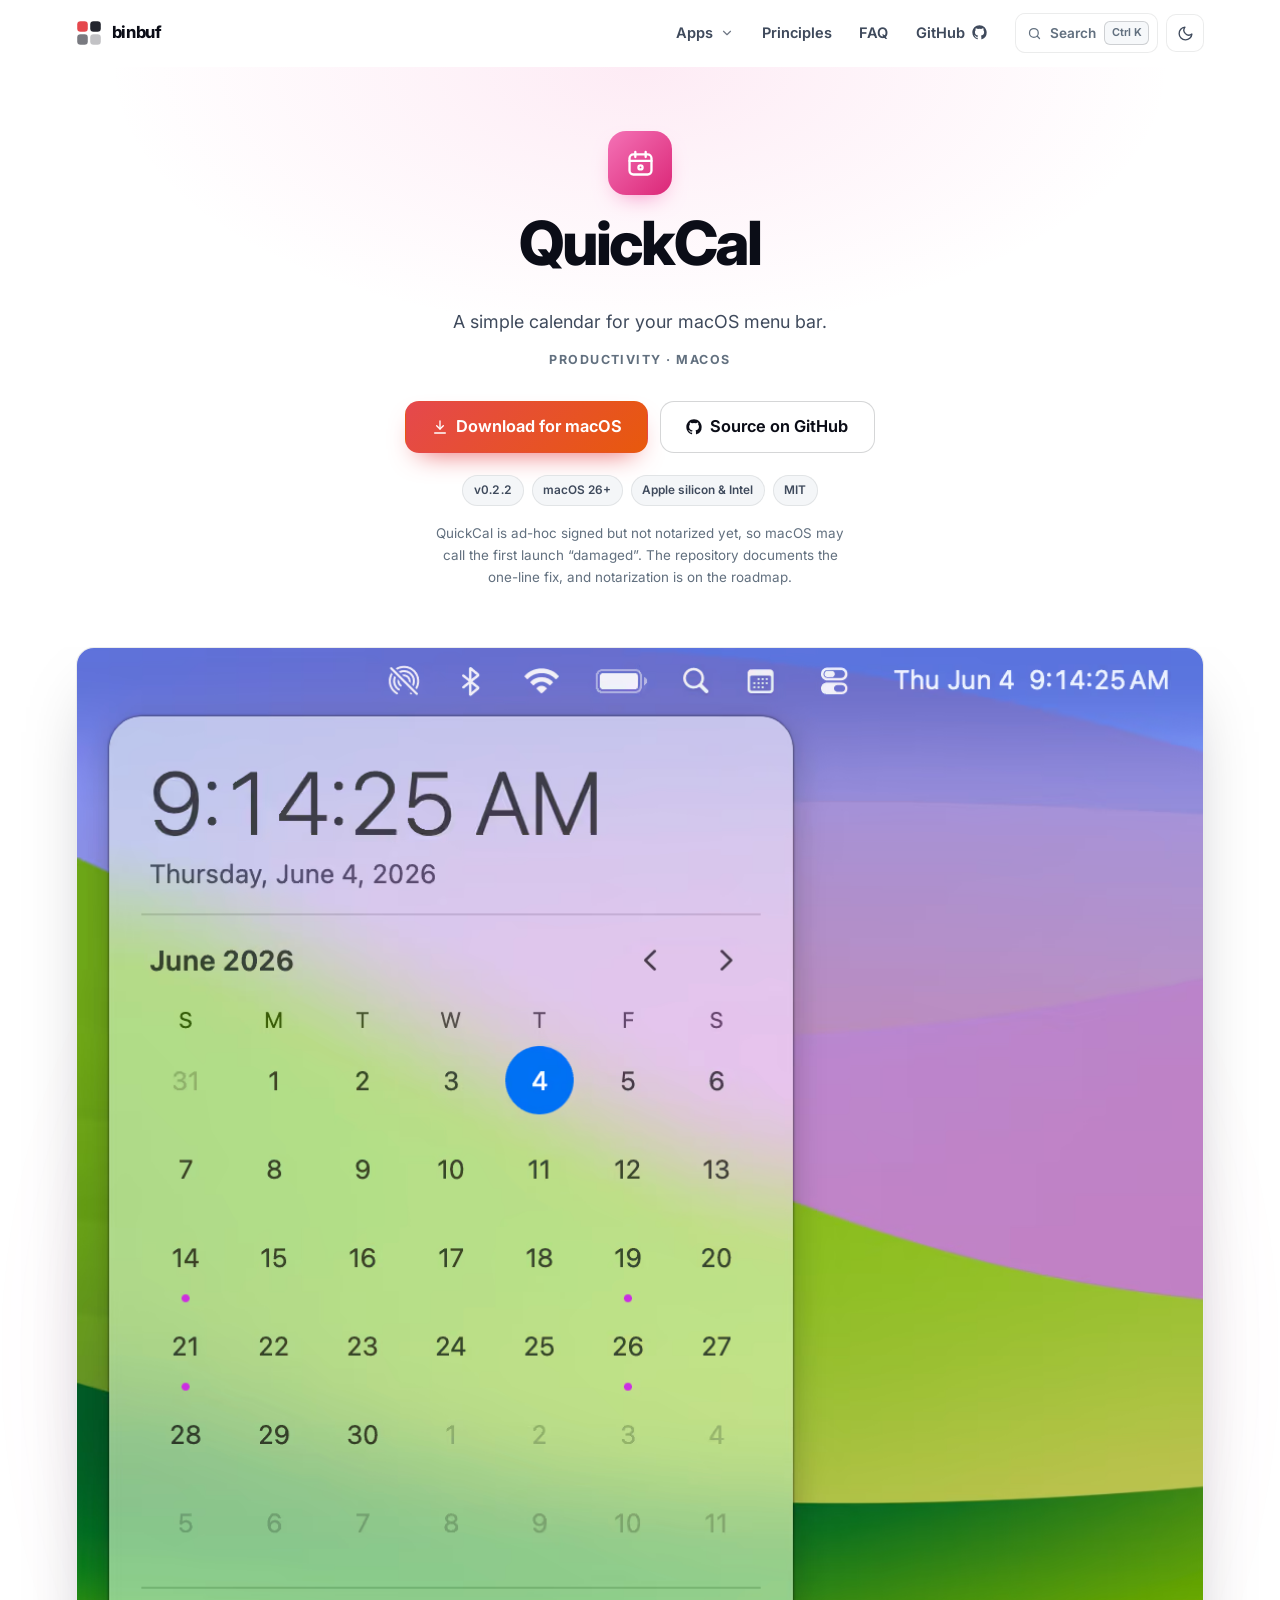
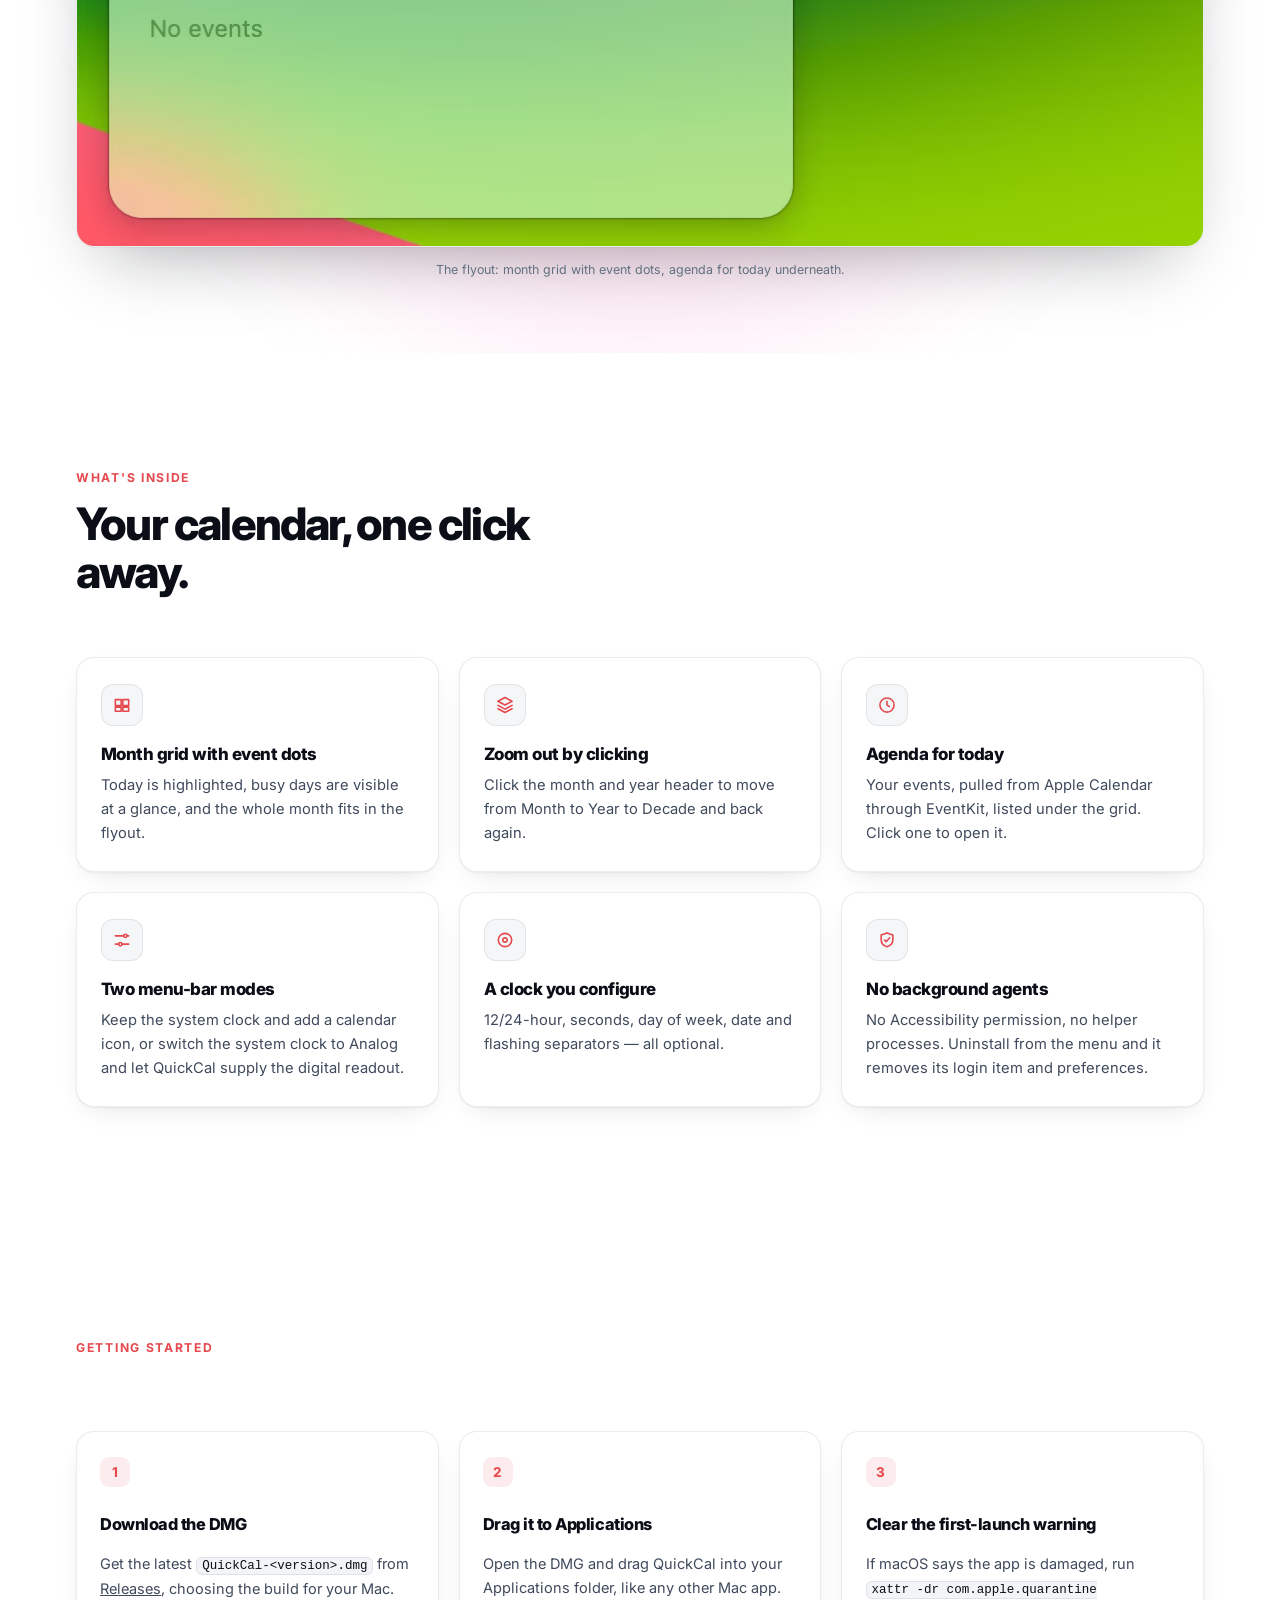
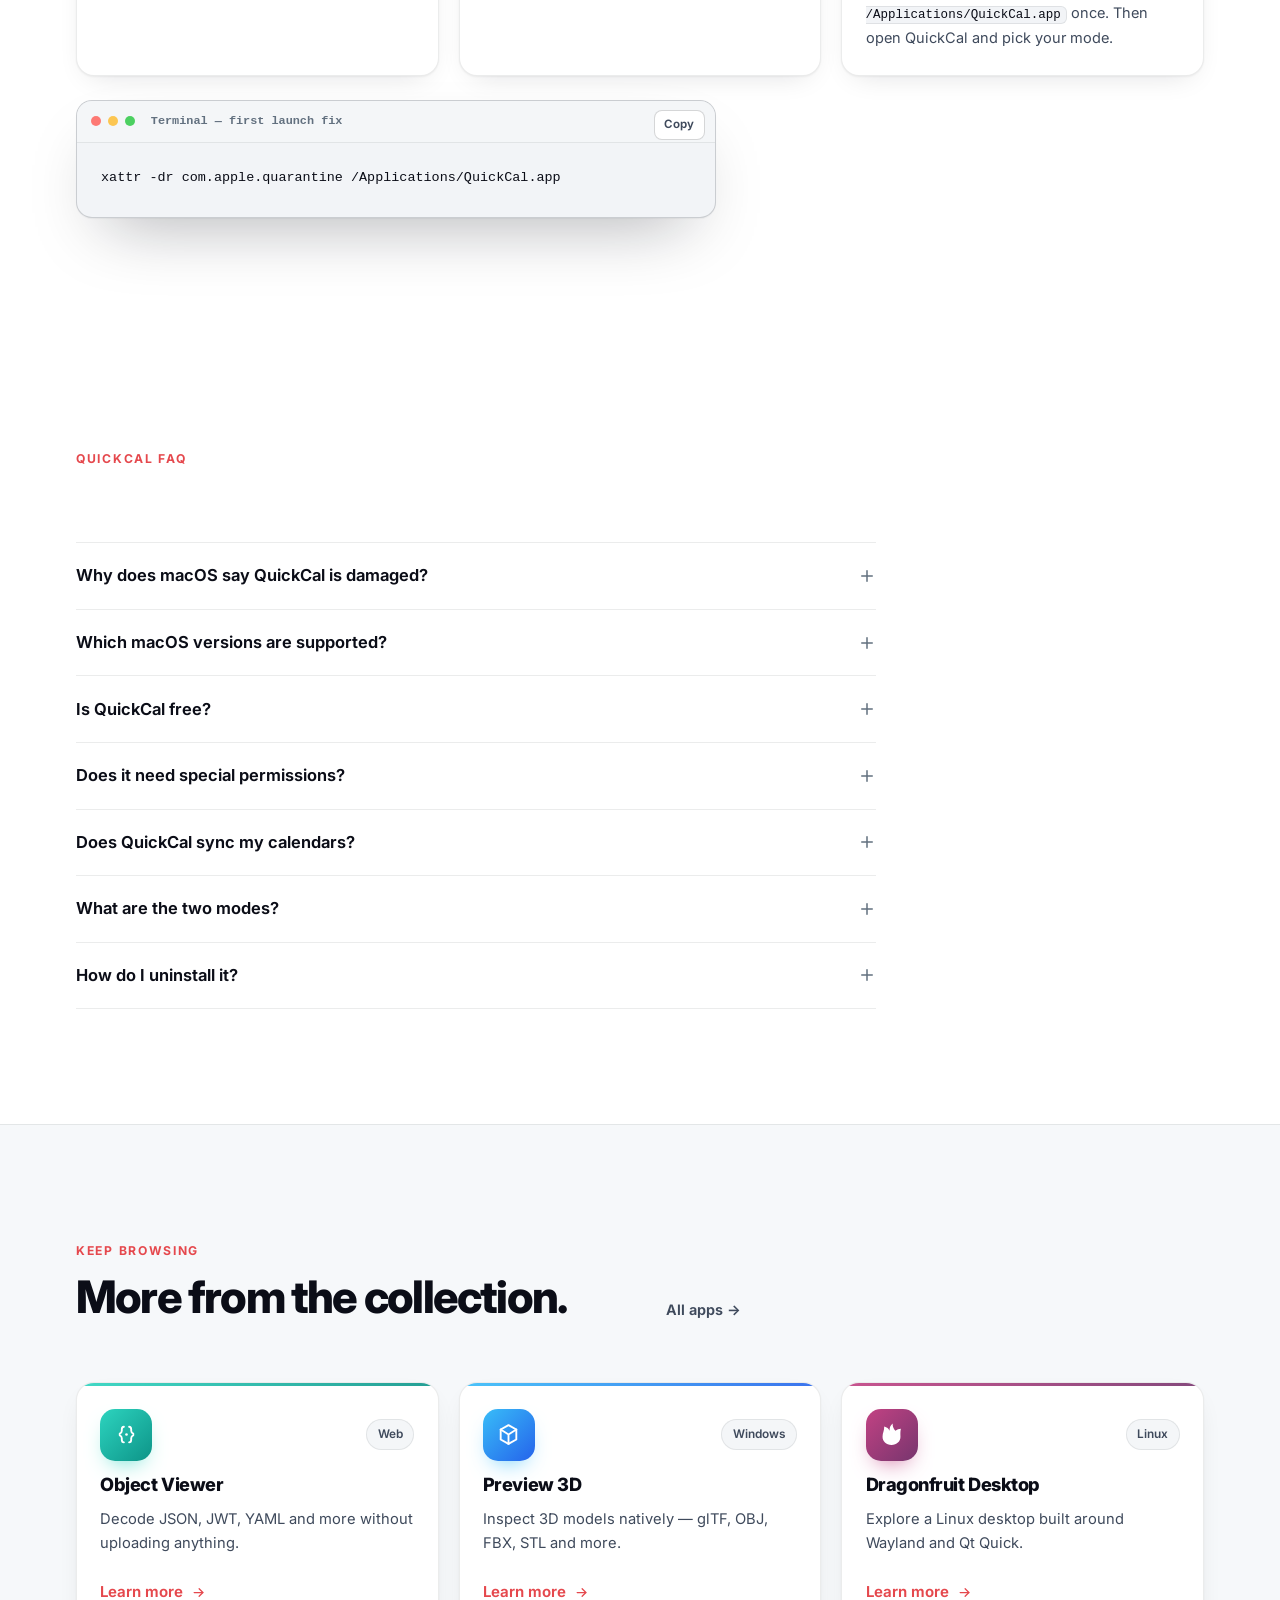
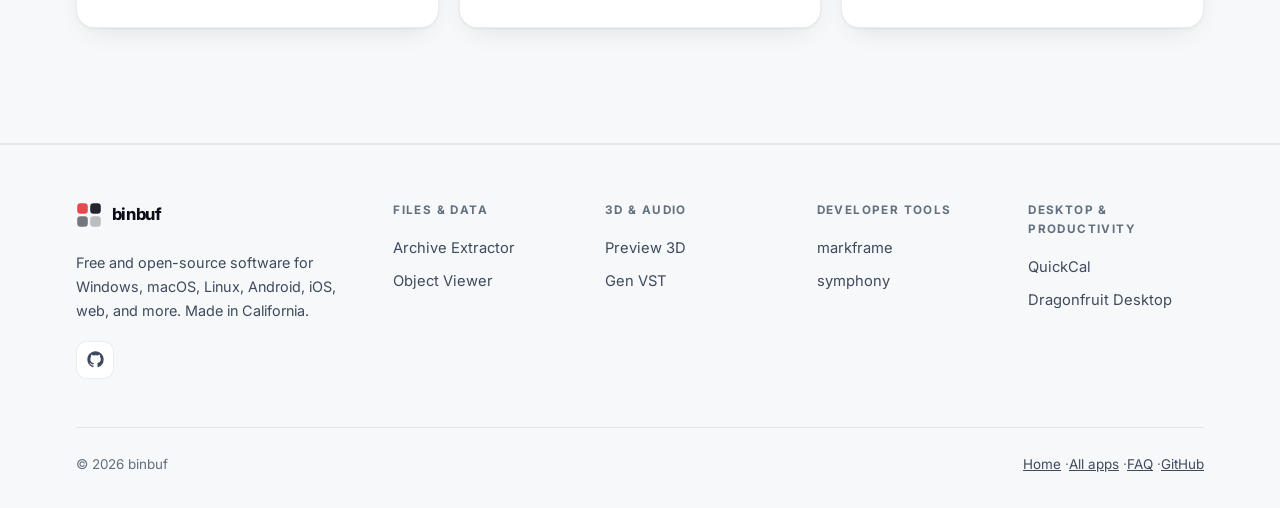
<file: apps/quickcal.html>
<!DOCTYPE html><html lang="en" data-base="../"><head><meta charset="utf-8"><meta name="viewport" content="width=device-width, initial-scale=1"><title>QuickCal — a menu-bar calendar for macOS | binbuf</title><meta name="description" content="A tiny macOS menu-bar calendar that opens a month grid and your Apple Calendar agenda in one click. Free, open source, no Accessibility permission required."><meta name="author" content="binbuf"><meta name="robots" content="index, follow, max-image-preview:large, max-snippet:-1"><meta name="color-scheme" content="light dark"><link rel="canonical" href="https://binbuf.com/apps/quickcal.html"><meta property="og:type" content="website"><meta property="og:site_name" content="binbuf"><meta property="og:title" content="QuickCal — a menu-bar calendar for macOS"><meta property="og:description" content="One menu-bar click opens a month grid and today’s Apple Calendar agenda. Free, open source, no background agents."><meta property="og:url" content="https://binbuf.com/apps/quickcal.html"><meta property="og:image" content="https://binbuf.com/og/quickcal.png"><meta property="og:image:width" content="1200"><meta property="og:image:height" content="630"><meta property="og:image:alt" content="QuickCal calendar flyout with month grid and agenda"><meta name="twitter:card" content="summary_large_image"><meta name="twitter:title" content="QuickCal — a menu-bar calendar for macOS"><meta name="twitter:description" content="One menu-bar click opens a month grid and today’s Apple Calendar agenda. Free, open source, no background agents."><meta name="twitter:image" content="https://binbuf.com/og/quickcal.png"><meta name="theme-color" content="#ffffff" media="(prefers-color-scheme: light)"><meta name="theme-color" content="#0a0b0e" media="(prefers-color-scheme: dark)"><link rel="apple-touch-icon" href="../apple-touch-icon.png"><link rel="manifest" href="../site.webmanifest"><link rel="me" href="https://github.com/binbuf"><link rel="icon" href="data:image/svg+xml,%3Csvg xmlns='http://www.w3.org/2000/svg' viewBox='0 0 32 32'%3E%3Crect x='1.5' y='1.5' width='13' height='13' rx='4' fill='%23e5484d'/%3E%3Crect x='17.5' y='1.5' width='13' height='13' rx='4' fill='%230b0d17'/%3E%3Crect x='1.5' y='17.5' width='13' height='13' rx='4' fill='%230b0d17' opacity='.55'/%3E%3Crect x='17.5' y='17.5' width='13' height='13' rx='4' fill='%230b0d17' opacity='.25'/%3E%3C/svg%3E"><!-- Theme before first paint: saved choice → OS preference → light --><script>
(function () {
  document.documentElement.classList.add('js');
  try {
    const saved = localStorage.getItem('binbuf-theme');
    const prefersDark = window.matchMedia('(prefers-color-scheme: dark)').matches;
    document.documentElement.setAttribute('data-theme', saved || (prefersDark ? 'dark' : 'light'));
  } catch {
    document.documentElement.setAttribute('data-theme', 'light');
  }
})();
</script><link rel="preconnect" href="https://fonts.googleapis.com"><link rel="preconnect" href="https://fonts.gstatic.com" crossorigin><link rel="preconnect" href="https://api.github.com"><link rel="preload" as="image" href="https://binbuf.com/media/quickcal-800.avif" fetchpriority="high"><link rel="stylesheet" href="https://fonts.googleapis.com/css2?family=Inter:wght@400;500;600;700;800&display=swap"><script type="application/ld+json">{"@context":"https://schema.org","@graph":[{"@type":"SoftwareApplication","@id":"https://binbuf.com/apps/quickcal.html#app","name":"QuickCal","url":"https://binbuf.com/apps/quickcal.html","isPartOf":{"@id":"https://binbuf.com/#website"},"publisher":{"@id":"https://binbuf.com/#person"},"codeRepository":"https://github.com/binbuf/QuickCal","downloadUrl":"https://github.com/binbuf/QuickCal/releases","applicationCategory":"ProductivityApplication","applicationSubCategory":"Calendar utility","operatingSystem":"macOS 26","softwareVersion":"0.2.2","programmingLanguage":"Swift","license":"https://opensource.org/license/mit","screenshot":"https://binbuf.com/media/quickcal-1120.jpg","description":"A menu-bar calendar for macOS that opens a month grid and your Apple Calendar agenda in one click, with an optional analog companion clock.","featureList":["Month grid with today highlighted and event dots","Agenda for today from Apple Calendar via EventKit","Month, year and decade zoom views","Calendar icon or analog companion clock modes","No Accessibility permission and no background agents"],"offers":{"@type":"Offer","price":"0","priceCurrency":"USD"}},{"@type":"BreadcrumbList","itemListElement":[{"@type":"ListItem","position":1,"name":"Home","item":"https://binbuf.com/"},{"@type":"ListItem","position":2,"name":"Apps","item":"https://binbuf.com/apps/"},{"@type":"ListItem","position":3,"name":"QuickCal"}]},{"@type":"FAQPage","mainEntity":[{"@type":"Question","name":"Why does macOS say QuickCal is damaged?","acceptedAnswer":{"@type":"Answer","text":"QuickCal is not notarized by Apple yet, so Gatekeeper blocks the first launch of a downloaded copy. It is a quarantine flag, not a broken app. Run xattr -dr com.apple.quarantine /Applications/QuickCal.app once and it opens normally from then on."}},{"@type":"Question","name":"Which macOS versions are supported?","acceptedAnswer":{"@type":"Answer","text":"macOS 26 or later, on Apple silicon and Intel Macs."}},{"@type":"Question","name":"Is QuickCal free?","acceptedAnswer":{"@type":"Answer","text":"Yes. It is MIT licensed, and the source is public on GitHub."}},{"@type":"Question","name":"Does it need special permissions?","acceptedAnswer":{"@type":"Answer","text":"It asks for calendar access through the standard EventKit prompt so it can show your agenda. It does not need Accessibility permission and does not install background agents."}},{"@type":"Question","name":"Does QuickCal sync my calendars?","acceptedAnswer":{"@type":"Answer","text":"No. Your accounts already sync through Apple Calendar; QuickCal reads what Calendar shows through EventKit and never talks to a server of its own."}},{"@type":"Question","name":"What are the two modes?","acceptedAnswer":{"@type":"Answer","text":"Calendar icon mode leaves your system clock alone and adds a small calendar icon. Analog Companion mode expects the system clock style to be Analog and replaces the readout with QuickCal’s configurable digital clock."}},{"@type":"Question","name":"How do I uninstall it?","acceptedAnswer":{"@type":"Answer","text":"Right-click the menu-bar icon and choose Uninstall. It removes the login item and all stored preferences; a script-based uninstaller is also included in the repository."}}]}]}</script><script type="application/json" id="binbuf-apps">[{"name":"Archive Extractor","slug":"archive-extractor","accent":"app--archive","cat":"Files & Data","tag":"One-click archive extraction for Windows","keywords":"archive extractor zip 7z rar tar gz unzip windows","icon":"<rect x=\"3\" y=\"4\" width=\"18\" height=\"4.5\" rx=\"1.5\"/><path d=\"M4.5 8.5V18a2 2 0 0 0 2 2h11a2 2 0 0 0 2-2V8.5\"/><path d=\"M10 12.5h4\"/>"},{"name":"Object Viewer","slug":"object-viewer","accent":"app--object","cat":"Files & Data","tag":"Decode JSON, JWT, YAML and more in your browser","keywords":"json jwt xml yaml msgpack cbor protobuf jwt decode viewer browser","icon":"<path d=\"M9.5 4.5C7.8 4.5 7.5 5.6 7.5 7v1.5c0 1.4-.8 2.3-2 2.7v1.6c1.2.4 2 1.3 2 2.7V17c0 1.4.3 2.5 2 2.5\"/><path d=\"M14.5 4.5c1.7 0 2 1.1 2 2.5v1.5c0 1.4.8 2.3 2 2.7v1.6c-1.2.4-2 1.3-2 2.7V17c0 1.4-.3 2.5-2 2.5\"/><circle cx=\"12\" cy=\"12\" r=\"1.25\" fill=\"currentColor\" stroke=\"none\"/>"},{"name":"Preview 3D","slug":"preview-3d","accent":"app--preview3d","cat":"3D & Audio","tag":"Native 3D model viewer for Windows","keywords":"3d model viewer gltf glb obj fbx stl ply 3mf usd usdz step windows preview","icon":"<path d=\"M12 3 4.5 7.2v9.6L12 21l7.5-4.2V7.2L12 3Z\"/><path d=\"M12 12v9M4.5 7.2 12 12l7.5-4.8\"/>"},{"name":"Gen VST","slug":"gen-vst","accent":"app--genvst","cat":"3D & Audio","tag":"Sega Genesis synth plugin for your DAW","keywords":"sega genesis ym2612 sn76489 fm synth plugin vst3 au clap dac audio music","icon":"<path d=\"M4 10v4M8 7v10M12 4v16M16 7v10M20 10v4\"/>"},{"name":"markframe","slug":"markframe","accent":"app--markframe","cat":"Developer tools","tag":"Prototype mobile UIs from plain text","keywords":"mobile ui prototype dsl ios android material mockup markframe","icon":"<rect x=\"7\" y=\"2.5\" width=\"10\" height=\"19\" rx=\"2.5\"/><path d=\"M10.5 5.5h3\"/><path d=\"M11 18.5h2\"/>"},{"name":"symphony","slug":"symphony","accent":"app--symphony","cat":"Developer tools","tag":"Run an AI coding agent through your roadmap","keywords":"ai agent claude codex cursor opencode gemini roadmap automation git","icon":"<rect x=\"3\" y=\"4.5\" width=\"18\" height=\"15\" rx=\"3\"/><path d=\"m7 10 2.4 2L7 14\"/><path d=\"M12.5 15H17\"/>"},{"name":"QuickCal","slug":"quickcal","accent":"app--quickcal","cat":"Desktop & productivity","tag":"Menu-bar calendar and clock for macOS","keywords":"calendar macos menu bar clock agenda eventkit quickcal","icon":"<rect x=\"3.5\" y=\"5\" width=\"17\" height=\"15.5\" rx=\"3\"/><path d=\"M3.5 10h17M8 3v4M16 3v4\"/><circle cx=\"12\" cy=\"15\" r=\"1.6\"/>"},{"name":"Dragonfruit Desktop","slug":"dragonfruit","accent":"app--dragonfruit","cat":"Desktop & productivity","tag":"Linux desktop environment with an interactive Wayland tour","keywords":"dragonfruit linux desktop environment wayland shell dock files compositor smithay qt quick","icon":"<path fill=\"currentColor\" stroke=\"none\" d=\"M12 22C6.8 22 3.4 18.5 3.4 14.1C3.4 10.6 5.2 8.5 5 4.4C7.6 5 9.3 6.5 10.1 8.4C10.1 5.6 11 3.1 13.1 1.5C13 4.4 14 6.8 15.7 8.4C17.4 7.2 19.1 6.6 21 6.5C20.3 9.5 20.6 11.8 20.6 14.2C20.6 18.8 17 22 12 22Z\"/>"}]</script><link rel="stylesheet" href="/_astro/Arrow._1gNA2LE.css"></head><body class="app--quickcal"><a class="skip-link" href="#main">Skip to content</a><header class="site-header" id="top" data-header><div class="container site-header__inner"><a class="brand" href="../" aria-label="binbuf — home"><svg viewBox="0 0 32 32" aria-hidden="true"><rect x="1.5" y="1.5" width="13" height="13" rx="4" fill="var(--accent)"></rect><rect x="17.5" y="1.5" width="13" height="13" rx="4" fill="currentColor" opacity=".9"></rect><rect x="1.5" y="17.5" width="13" height="13" rx="4" fill="currentColor" opacity=".55"></rect><rect x="17.5" y="17.5" width="13" height="13" rx="4" fill="currentColor" opacity=".25"></rect></svg><span>binbuf</span></a><nav class="site-nav" id="site-nav" aria-label="Primary"><div class="nav-item--mega" data-mega><a class="nav-link" href="./" aria-haspopup="true" aria-expanded="false" data-mega-trigger>Apps<svg viewBox="0 0 24 24" fill="none" stroke="currentColor" stroke-width="2" stroke-linecap="round" stroke-linejoin="round" aria-hidden="true"><path d="m6 9 6 6 6-6"></path></svg></a><div class="mega" role="group" aria-label="Apps by category"><div class="mega__grid"><div><p class="mega__title">Files &amp; Data</p><a class="mega__link app--archive" href="archive-extractor.html"><span class="app-icon app-icon--sm" aria-hidden="true"><svg viewBox="0 0 24 24" fill="none" stroke="currentColor" stroke-width="1.8" stroke-linecap="round" stroke-linejoin="round"><rect x="3" y="4" width="18" height="4.5" rx="1.5"/><path d="M4.5 8.5V18a2 2 0 0 0 2 2h11a2 2 0 0 0 2-2V8.5"/><path d="M10 12.5h4"/></svg></span><span><strong>Archive Extractor</strong><span>One-click extraction for Windows</span></span></a><a class="mega__link app--object" href="object-viewer.html"><span class="app-icon app-icon--sm" aria-hidden="true"><svg viewBox="0 0 24 24" fill="none" stroke="currentColor" stroke-width="1.8" stroke-linecap="round" stroke-linejoin="round"><path d="M9.5 4.5C7.8 4.5 7.5 5.6 7.5 7v1.5c0 1.4-.8 2.3-2 2.7v1.6c1.2.4 2 1.3 2 2.7V17c0 1.4.3 2.5 2 2.5"/><path d="M14.5 4.5c1.7 0 2 1.1 2 2.5v1.5c0 1.4.8 2.3 2 2.7v1.6c-1.2.4-2 1.3-2 2.7V17c0 1.4-.3 2.5-2 2.5"/><circle cx="12" cy="12" r="1.25" fill="currentColor" stroke="none"/></svg></span><span><strong>Object Viewer</strong><span>Decode JSON, JWT, YAML and more</span></span></a></div><div><p class="mega__title">3D &amp; Audio</p><a class="mega__link app--preview3d" href="preview-3d.html"><span class="app-icon app-icon--sm" aria-hidden="true"><svg viewBox="0 0 24 24" fill="none" stroke="currentColor" stroke-width="1.8" stroke-linecap="round" stroke-linejoin="round"><path d="M12 3 4.5 7.2v9.6L12 21l7.5-4.2V7.2L12 3Z"/><path d="M12 12v9M4.5 7.2 12 12l7.5-4.8"/></svg></span><span><strong>Preview 3D</strong><span>Native 3D model viewer</span></span></a><a class="mega__link app--genvst" href="gen-vst.html"><span class="app-icon app-icon--sm" aria-hidden="true"><svg viewBox="0 0 24 24" fill="none" stroke="currentColor" stroke-width="1.8" stroke-linecap="round"><path d="M4 10v4M8 7v10M12 4v16M16 7v10M20 10v4"/></svg></span><span><strong>Gen VST</strong><span>Sega Genesis synth plugin</span></span></a></div><div><p class="mega__title">Developer tools</p><a class="mega__link app--markframe" href="markframe.html"><span class="app-icon app-icon--sm" aria-hidden="true"><svg viewBox="0 0 24 24" fill="none" stroke="currentColor" stroke-width="1.8" stroke-linecap="round" stroke-linejoin="round"><rect x="7" y="2.5" width="10" height="19" rx="2.5"/><path d="M10.5 5.5h3"/><path d="M11 18.5h2"/></svg></span><span><strong>markframe</strong><span>Mobile UI from plain text</span></span></a><a class="mega__link app--symphony" href="symphony.html"><span class="app-icon app-icon--sm" aria-hidden="true"><svg viewBox="0 0 24 24" fill="none" stroke="currentColor" stroke-width="1.8" stroke-linecap="round" stroke-linejoin="round"><rect x="3" y="4.5" width="18" height="15" rx="3"/><path d="m7 10 2.4 2L7 14"/><path d="M12.5 15H17"/></svg></span><span><strong>symphony</strong><span>Agent runs, unattended</span></span></a></div><div><p class="mega__title">Desktop &amp; productivity</p><a class="mega__link app--quickcal" href="quickcal.html"><span class="app-icon app-icon--sm" aria-hidden="true"><svg viewBox="0 0 24 24" fill="none" stroke="currentColor" stroke-width="1.8" stroke-linecap="round" stroke-linejoin="round"><rect x="3.5" y="5" width="17" height="15.5" rx="3"/><path d="M3.5 10h17M8 3v4M16 3v4"/><circle cx="12" cy="15" r="1.6"/></svg></span><span><strong>QuickCal</strong><span>Menu-bar calendar for macOS</span></span></a><a class="mega__link app--dragonfruit" href="dragonfruit.html"><span class="app-icon app-icon--sm" aria-hidden="true"><svg viewBox="0 0 24 24"><path fill="currentColor" stroke="none" d="M12 22C6.8 22 3.4 18.5 3.4 14.1C3.4 10.6 5.2 8.5 5 4.4C7.6 5 9.3 6.5 10.1 8.4C10.1 5.6 11 3.1 13.1 1.5C13 4.4 14 6.8 15.7 8.4C17.4 7.2 19.1 6.6 21 6.5C20.3 9.5 20.6 11.8 20.6 14.2C20.6 18.8 17 22 12 22Z"/></svg></span><span><strong>Dragonfruit Desktop</strong><span>Wayland desktop for Linux</span></span></a></div></div><div class="mega__foot"><a class="btn btn--link" href="./">All apps <svg viewBox="0 0 24 24" fill="none" stroke="currentColor" stroke-width="2" stroke-linecap="round" stroke-linejoin="round" aria-hidden="true"><path d="M5 12h14"></path><path d="m13 6 6 6-6 6"></path></svg></a></div></div></div><a href="../#why">Principles</a><a href="../#faq">FAQ</a><a href="https://github.com/binbuf" target="_blank" rel="noopener">GitHub<svg viewBox="0 0 24 24" fill="currentColor" aria-hidden="true"><path d="M12 .5C5.65.5.5 5.65.5 12c0 5.1 3.29 9.42 7.86 10.95.58.1.79-.25.79-.56 0-.28-.01-1.02-.02-2-3.2.7-3.88-1.54-3.88-1.54-.52-1.34-1.28-1.7-1.28-1.7-1.05-.72.08-.7.08-.7 1.16.08 1.77 1.2 1.77 1.2 1.03 1.78 2.7 1.26 3.36.97.1-.75.4-1.26.73-1.55-2.55-.29-5.23-1.28-5.23-5.7 0-1.26.45-2.29 1.19-3.1-.12-.29-.52-1.47.11-3.06 0 0 .97-.31 3.18 1.18a11.1 11.1 0 0 1 5.8 0c2.2-1.5 3.17-1.18 3.17-1.18.63 1.6.23 2.77.11 3.06.74.81 1.19 1.84 1.19 3.1 0 4.43-2.69 5.4-5.25 5.69.41.36.78 1.06.78 2.14 0 1.55-.01 2.8-.01 3.18 0 .31.2.67.8.55A11.52 11.52 0 0 0 23.5 12C23.5 5.65 18.35.5 12 .5Z"></path></svg></a></nav><div class="site-header__actions"><button class="palette-trigger" type="button" data-palette-open aria-haspopup="dialog" aria-controls="palette" aria-label="Search"><svg viewBox="0 0 24 24" fill="none" stroke="currentColor" stroke-width="2" stroke-linecap="round" aria-hidden="true"><circle cx="11" cy="11" r="7"></circle><path d="m20 20-3.5-3.5"></path></svg><span class="palette-trigger__label">Search</span><kbd data-kbd aria-hidden="true">Ctrl K</kbd></button><button class="icon-btn theme-toggle" type="button" data-theme-toggle aria-label="Switch to dark mode" title="Toggle light/dark mode"><svg class="icon-sun" viewBox="0 0 24 24" fill="none" stroke="currentColor" stroke-width="1.9" stroke-linecap="round" aria-hidden="true"><circle cx="12" cy="12" r="4"></circle><path d="M12 2v2M12 20v2M4.9 4.9l1.4 1.4M17.7 17.7l1.4 1.4M2 12h2M20 12h2M4.9 19.1l1.4-1.4M17.7 6.3l1.4-1.4"></path></svg><svg class="icon-moon" viewBox="0 0 24 24" fill="none" stroke="currentColor" stroke-width="1.9" stroke-linecap="round" stroke-linejoin="round" aria-hidden="true"><path d="M21 12.8A9 9 0 1 1 11.2 3a7 7 0 0 0 9.8 9.8Z"></path></svg></button><button class="icon-btn nav-toggle" type="button" data-nav-toggle aria-controls="site-nav" aria-expanded="false" aria-label="Open menu"><svg class="icon-menu" viewBox="0 0 24 24" fill="none" stroke="currentColor" stroke-width="2" stroke-linecap="round" aria-hidden="true"><path d="M4 7h16M4 12h16M4 17h16"></path></svg><svg class="icon-close" viewBox="0 0 24 24" fill="none" stroke="currentColor" stroke-width="2" stroke-linecap="round" aria-hidden="true"><path d="m6 6 12 12M18 6 6 18"></path></svg></button></div></div></header><section class="app-hero app-hero--stacked" aria-labelledby="app-title">
    <div class="container">
      <div class="app-hero__copy">
          <div class="app-hero__head">
            <span class="app-icon app-icon--lg" aria-hidden="true"><svg viewBox="0 0 24 24" fill="none" stroke="currentColor" stroke-width="1.8" stroke-linecap="round" stroke-linejoin="round"><rect x="3.5" y="5" width="17" height="15.5" rx="3"/><path d="M3.5 10h17M8 3v4M16 3v4"/><circle cx="12" cy="15" r="1.6"/></svg></span>
            <div>
              <h1 id="app-title">QuickCal</h1>
            </div>
          </div>

          <p class="app-hero__sub">A simple calendar for your macOS menu bar.</p>

          <p class="app-hero__cat">Productivity · macOS</p>

          <div class="app-hero__actions">
            <a class="btn btn--primary btn--lg" href="https://github.com/binbuf/QuickCal/releases">
              <svg viewBox="0 0 24 24" fill="none" stroke="currentColor" stroke-width="2" stroke-linecap="round" stroke-linejoin="round" aria-hidden="true"><path d="M12 3v12"/><path d="m7 10 5 5 5-5"/><path d="M4 21h16"/></svg>
              Download for macOS
            </a>
            <a class="btn btn--ghost btn--lg" href="https://github.com/binbuf/QuickCal" target="_blank" rel="noopener">
              <svg viewBox="0 0 24 24" fill="currentColor" aria-hidden="true"><path d="M12 .5C5.65.5.5 5.65.5 12c0 5.1 3.29 9.42 7.86 10.95.58.1.79-.25.79-.56 0-.28-.01-1.02-.02-2-3.2.7-3.88-1.54-3.88-1.54-.52-1.34-1.28-1.7-1.28-1.7-1.05-.72.08-.7.08-.7 1.16.08 1.77 1.2 1.77 1.2 1.03 1.78 2.7 1.26 3.36.97.1-.75.4-1.26.73-1.55-2.55-.29-5.23-1.28-5.23-5.7 0-1.26.45-2.29 1.19-3.1-.12-.29-.52-1.47.11-3.06 0 0 .97-.31 3.18 1.18a11.1 11.1 0 0 1 5.8 0c2.2-1.5 3.17-1.18 3.17-1.18.63 1.6.23 2.77.11 3.06.74.81 1.19 1.84 1.19 3.1 0 4.43-2.69 5.4-5.25 5.69.41.36.78 1.06.78 2.14 0 1.55-.01 2.8-.01 3.18 0 .31.2.67.8.55A11.52 11.52 0 0 0 23.5 12C23.5 5.65 18.35.5 12 .5Z"/></svg>
              Source on GitHub
            </a>
          </div>

          <div class="app-hero__meta">
            <span class="chip chip--ver" data-release="binbuf/QuickCal" title="Latest release">v0.2.2</span>
            <span class="chip">macOS 26+</span>
            <span class="chip">Apple silicon & Intel</span>
            <span class="chip">MIT</span>
          </div>

          <p class="app-hero__note">QuickCal is ad-hoc signed but not notarized yet, so macOS may call the first launch “damaged”. The repository documents the one-line fix, and notarization is on the roadmap.</p>
        </div>
    </div>
  </section>

  <br />
  <!-- ============================== PRODUCT PREVIEW ============================== -->
  <section class="app-stage" aria-label="QuickCal preview">
    <div class="container">
      <figure class="app-hero__media">
          <picture>
            <source type="image/avif" srcset="../media/quickcal-480.avif 480w, ../media/quickcal-800.avif 800w, ../media/quickcal-1120.avif 1120w" sizes="(max-width: 1240px) 100vw, 1200px">
            <source type="image/webp" srcset="../media/quickcal-480.webp 480w, ../media/quickcal-800.webp 800w, ../media/quickcal-1120.webp 1120w" sizes="(max-width: 1240px) 100vw, 1200px">
            <img class="app-hero__shot" src="../media/quickcal-1120.jpg"
                 srcset="../media/quickcal-480.jpg 480w, ../media/quickcal-800.jpg 800w, ../media/quickcal-1120.jpg 1120w"
                 sizes="(max-width: 1240px) 100vw, 1200px"
                 alt="QuickCal calendar flyout showing a month grid with event dots and the agenda for today"
                 width="1120" height="1192" fetchpriority="high" decoding="async">
          </picture>
          <figcaption class="app-hero__caption">The flyout: month grid with event dots, agenda for today underneath.</figcaption>
        </figure>
    </div>
  </section>

  <section class="section" aria-labelledby="features-title">
    <div class="container">
      <header class="section-head reveal">
        <div>
          <p class="eyebrow">What's inside</p>
          <h2 class="h2" id="features-title">Your calendar, one click away.</h2>
        </div>
      </header>

      <div class="card-grid card-grid--3">
        <article class="card feature-card reveal">
          <span class="icon-tile" aria-hidden="true"><svg viewBox="0 0 24 24" fill="none" stroke="currentColor" stroke-width="1.9" stroke-linecap="round" stroke-linejoin="round" aria-hidden="true"><path d="M4 5.5h7v7H4zM13 5.5h7v7h-7zM4 14.5h7v5H4zM13 14.5h7v5h-7z"/></svg></span>
          <h3>Month grid with event dots</h3>
          <p>Today is highlighted, busy days are visible at a glance, and the whole month fits in the flyout.</p>
        </article>

        <article class="card feature-card reveal">
          <span class="icon-tile" aria-hidden="true"><svg viewBox="0 0 24 24" fill="none" stroke="currentColor" stroke-width="1.9" stroke-linecap="round" stroke-linejoin="round" aria-hidden="true"><path d="M12 3 3.5 7.5 12 12l8.5-4.5z"/><path d="m3.5 12.5 8.5 4.5 8.5-4.5"/><path d="m3.5 16.5 8.5 4.5 8.5-4.5"/></svg></span>
          <h3>Zoom out by clicking</h3>
          <p>Click the month and year header to move from Month to Year to Decade and back again.</p>
        </article>

        <article class="card feature-card reveal">
          <span class="icon-tile" aria-hidden="true"><svg viewBox="0 0 24 24" fill="none" stroke="currentColor" stroke-width="1.9" stroke-linecap="round" stroke-linejoin="round" aria-hidden="true"><circle cx="12" cy="12" r="8.5"/><path d="M12 7.5V12l3 2"/></svg></span>
          <h3>Agenda for today</h3>
          <p>Your events, pulled from Apple Calendar through EventKit, listed under the grid. Click one to open it.</p>
        </article>

        <article class="card feature-card reveal">
          <span class="icon-tile" aria-hidden="true"><svg viewBox="0 0 24 24" fill="none" stroke="currentColor" stroke-width="1.9" stroke-linecap="round" stroke-linejoin="round" aria-hidden="true"><path d="M4 7h10M18 7h2M4 17h4M12 17h8"/><circle cx="16" cy="7" r="2"/><circle cx="10" cy="17" r="2"/></svg></span>
          <h3>Two menu-bar modes</h3>
          <p>Keep the system clock and add a calendar icon, or switch the system clock to Analog and let QuickCal supply the digital readout.</p>
        </article>

        <article class="card feature-card reveal">
          <span class="icon-tile" aria-hidden="true"><svg viewBox="0 0 24 24" fill="none" stroke="currentColor" stroke-width="1.9" stroke-linecap="round" stroke-linejoin="round" aria-hidden="true"><circle cx="12" cy="12" r="8"/><circle cx="12" cy="12" r="2.6"/></svg></span>
          <h3>A clock you configure</h3>
          <p>12/24-hour, seconds, day of week, date and flashing separators — all optional.</p>
        </article>

        <article class="card feature-card reveal">
          <span class="icon-tile" aria-hidden="true"><svg viewBox="0 0 24 24" fill="none" stroke="currentColor" stroke-width="1.9" stroke-linecap="round" stroke-linejoin="round" aria-hidden="true"><path d="M12 3.5 5 6v5.5c0 4 2.9 7.4 7 8.5 4.1-1.1 7-4.5 7-8.5V6z"/><path d="m9 12 2 2 4-4.5"/></svg></span>
          <h3>No background agents</h3>
          <p>No Accessibility permission, no helper processes. Uninstall from the menu and it removes its login item and preferences.</p>
        </article>
      </div>
    </div>
  </section>

  <section class="section" aria-labelledby="start-title">
    <div class="container">
      <header class="section-head reveal">
        <div>
          <p class="eyebrow">Getting started</p>
        </div>
      </header>

      <div class="steps">
        <article class="card step reveal">
          <span class="step__num">1</span>
          <h3>Download the DMG</h3>
          <p>Get the latest <code class="code-inline">QuickCal-&lt;version&gt;.dmg</code> from <a href="https://github.com/binbuf/QuickCal/releases" target="_blank" rel="noopener">Releases</a>, choosing the build for your Mac.</p>
        </article>
        <article class="card step reveal">
          <span class="step__num">2</span>
          <h3>Drag it to Applications</h3>
          <p>Open the DMG and drag QuickCal into your Applications folder, like any other Mac app.</p>
        </article>
        <article class="card step reveal">
          <span class="step__num">3</span>
          <h3>Clear the first-launch warning</h3>
          <p>If macOS says the app is damaged, run <code class="code-inline">xattr -dr com.apple.quarantine /Applications/QuickCal.app</code> once. Then open QuickCal and pick your mode.</p>
        </article>
      </div>
      <div style="margin-top:1.5rem"><div class="terminal terminal--light" style="max-width:640px">
      <div class="terminal__bar" aria-hidden="true"><span class="terminal__dot"></span><span class="terminal__dot"></span><span class="terminal__dot"></span><span class="terminal__title">Terminal — first launch fix</span></div>
      <button class="copy-btn" type="button" data-copy="quickcal-cmd">Copy</button>
      <pre id="quickcal-cmd">xattr -dr com.apple.quarantine /Applications/QuickCal.app</pre>
    </div></div>
    </div>
  </section>

  <section class="section" aria-labelledby="faq-title">
    <div class="container">
      <header class="section-head reveal">
        <div>
          <p class="eyebrow">QuickCal FAQ</p>
        </div>
      </header>

      <div class="faq reveal">
        <details class="faq__item">
          <summary>
            Why does macOS say QuickCal is damaged?
            <svg viewBox="0 0 24 24" fill="none" stroke="currentColor" stroke-width="2" stroke-linecap="round" aria-hidden="true"><path d="M12 5v14M5 12h14"/></svg>
          </summary>
          <p>QuickCal is not notarized by Apple yet, so Gatekeeper blocks the first launch of a downloaded copy. It is a quarantine flag, not a broken app. Run <code class="code-inline">xattr -dr com.apple.quarantine /Applications/QuickCal.app</code> once and it opens normally from then on.</p>
        </details>

        <details class="faq__item">
          <summary>
            Which macOS versions are supported?
            <svg viewBox="0 0 24 24" fill="none" stroke="currentColor" stroke-width="2" stroke-linecap="round" aria-hidden="true"><path d="M12 5v14M5 12h14"/></svg>
          </summary>
          <p>macOS 26 or later, on Apple silicon and Intel Macs.</p>
        </details>

        <details class="faq__item">
          <summary>
            Is QuickCal free?
            <svg viewBox="0 0 24 24" fill="none" stroke="currentColor" stroke-width="2" stroke-linecap="round" aria-hidden="true"><path d="M12 5v14M5 12h14"/></svg>
          </summary>
          <p>Yes. It is MIT licensed, and the source is public on GitHub.</p>
        </details>

        <details class="faq__item">
          <summary>
            Does it need special permissions?
            <svg viewBox="0 0 24 24" fill="none" stroke="currentColor" stroke-width="2" stroke-linecap="round" aria-hidden="true"><path d="M12 5v14M5 12h14"/></svg>
          </summary>
          <p>It asks for calendar access through the standard EventKit prompt so it can show your agenda. It does not need Accessibility permission and does not install background agents.</p>
        </details>

        <details class="faq__item">
          <summary>
            Does QuickCal sync my calendars?
            <svg viewBox="0 0 24 24" fill="none" stroke="currentColor" stroke-width="2" stroke-linecap="round" aria-hidden="true"><path d="M12 5v14M5 12h14"/></svg>
          </summary>
          <p>No. Your accounts already sync through Apple Calendar; QuickCal reads what Calendar shows through EventKit and never talks to a server of its own.</p>
        </details>

        <details class="faq__item">
          <summary>
            What are the two modes?
            <svg viewBox="0 0 24 24" fill="none" stroke="currentColor" stroke-width="2" stroke-linecap="round" aria-hidden="true"><path d="M12 5v14M5 12h14"/></svg>
          </summary>
          <p>Calendar icon mode leaves your system clock alone and adds a small calendar icon. Analog Companion mode expects the system clock style to be Analog and replaces the readout with QuickCal’s configurable digital clock.</p>
        </details>

        <details class="faq__item">
          <summary>
            How do I uninstall it?
            <svg viewBox="0 0 24 24" fill="none" stroke="currentColor" stroke-width="2" stroke-linecap="round" aria-hidden="true"><path d="M12 5v14M5 12h14"/></svg>
          </summary>
          <p>Right-click the menu-bar icon and choose Uninstall. It removes the login item and all stored preferences; a script-based uninstaller is also included in the repository.</p>
        </details>
      </div>
    </div>
  </section>

  <section class="section section--soft" aria-labelledby="more-title"><div class="container"><header class="section-head reveal"><div><p class="eyebrow">Keep browsing</p><h2 class="h2" id="more-title">More from the collection.</h2></div><a class="cat-link" href="./">All apps →</a></header><div class="related"><article class="card card--hover app-card app--object reveal"><div class="app-card__top"><span class="app-icon" aria-hidden="true"><svg viewBox="0 0 24 24" fill="none" stroke="currentColor" stroke-width="1.8" stroke-linecap="round" stroke-linejoin="round"><path d="M9.5 4.5C7.8 4.5 7.5 5.6 7.5 7v1.5c0 1.4-.8 2.3-2 2.7v1.6c1.2.4 2 1.3 2 2.7V17c0 1.4.3 2.5 2 2.5"/><path d="M14.5 4.5c1.7 0 2 1.1 2 2.5v1.5c0 1.4.8 2.3 2 2.7v1.6c-1.2.4-2 1.3-2 2.7V17c0 1.4-.3 2.5-2 2.5"/><circle cx="12" cy="12" r="1.25" fill="currentColor" stroke="none"/></svg></span><span class="chip">Web</span></div><h3><a class="app-card__link" href="object-viewer.html">Object Viewer</a></h3><p class="app-card__tagline">Decode JSON, JWT, YAML and more without uploading anything.</p><div class="app-card__links"><a class="btn btn--link" href="object-viewer.html">Learn more <span class="visually-hidden">about Object Viewer</span><svg viewBox="0 0 24 24" fill="none" stroke="currentColor" stroke-width="2" stroke-linecap="round" stroke-linejoin="round" aria-hidden="true"><path d="M5 12h14"></path><path d="m13 6 6 6-6 6"></path></svg></a></div></article><article class="card card--hover app-card app--preview3d reveal"><div class="app-card__top"><span class="app-icon" aria-hidden="true"><svg viewBox="0 0 24 24" fill="none" stroke="currentColor" stroke-width="1.8" stroke-linecap="round" stroke-linejoin="round"><path d="M12 3 4.5 7.2v9.6L12 21l7.5-4.2V7.2L12 3Z"/><path d="M12 12v9M4.5 7.2 12 12l7.5-4.8"/></svg></span><span class="chip">Windows</span></div><h3><a class="app-card__link" href="preview-3d.html">Preview 3D</a></h3><p class="app-card__tagline">Inspect 3D models natively — glTF, OBJ, FBX, STL and more.</p><div class="app-card__links"><a class="btn btn--link" href="preview-3d.html">Learn more <span class="visually-hidden">about Preview 3D</span><svg viewBox="0 0 24 24" fill="none" stroke="currentColor" stroke-width="2" stroke-linecap="round" stroke-linejoin="round" aria-hidden="true"><path d="M5 12h14"></path><path d="m13 6 6 6-6 6"></path></svg></a></div></article><article class="card card--hover app-card app--dragonfruit reveal"><div class="app-card__top"><span class="app-icon" aria-hidden="true"><svg viewBox="0 0 24 24"><path fill="currentColor" stroke="none" d="M12 22C6.8 22 3.4 18.5 3.4 14.1C3.4 10.6 5.2 8.5 5 4.4C7.6 5 9.3 6.5 10.1 8.4C10.1 5.6 11 3.1 13.1 1.5C13 4.4 14 6.8 15.7 8.4C17.4 7.2 19.1 6.6 21 6.5C20.3 9.5 20.6 11.8 20.6 14.2C20.6 18.8 17 22 12 22Z"/></svg></span><span class="chip">Linux</span></div><h3><a class="app-card__link" href="dragonfruit.html">Dragonfruit Desktop</a></h3><p class="app-card__tagline">Explore a Linux desktop built around Wayland and Qt Quick.</p><div class="app-card__links"><a class="btn btn--link" href="dragonfruit.html">Learn more <span class="visually-hidden">about Dragonfruit Desktop</span><svg viewBox="0 0 24 24" fill="none" stroke="currentColor" stroke-width="2" stroke-linecap="round" stroke-linejoin="round" aria-hidden="true"><path d="M5 12h14"></path><path d="m13 6 6 6-6 6"></path></svg></a></div></article></div></div></section>

<footer class="site-footer"><div class="container"><div class="footer-grid"><div class="footer-brand"><a class="brand" href="../" aria-label="binbuf — home"><svg viewBox="0 0 32 32" aria-hidden="true"><rect x="1.5" y="1.5" width="13" height="13" rx="4" fill="var(--accent)"></rect><rect x="17.5" y="1.5" width="13" height="13" rx="4" fill="currentColor" opacity=".9"></rect><rect x="1.5" y="17.5" width="13" height="13" rx="4" fill="currentColor" opacity=".55"></rect><rect x="17.5" y="17.5" width="13" height="13" rx="4" fill="currentColor" opacity=".25"></rect></svg><span>binbuf</span></a><p>Free and open-source software for Windows, macOS, Linux, Android, iOS, web, and more. Made in California.</p><div class="footer-actions"><a class="icon-btn" href="https://github.com/binbuf" target="_blank" rel="noopener" aria-label="binbuf on GitHub"><svg viewBox="0 0 24 24" fill="currentColor" aria-hidden="true"><path d="M12 .5C5.65.5.5 5.65.5 12c0 5.1 3.29 9.42 7.86 10.95.58.1.79-.25.79-.56 0-.28-.01-1.02-.02-2-3.2.7-3.88-1.54-3.88-1.54-.52-1.34-1.28-1.7-1.28-1.7-1.05-.72.08-.7.08-.7 1.16.08 1.77 1.2 1.77 1.2 1.03 1.78 2.7 1.26 3.36.97.1-.75.4-1.26.73-1.55-2.55-.29-5.23-1.28-5.23-5.7 0-1.26.45-2.29 1.19-3.1-.12-.29-.52-1.47.11-3.06 0 0 .97-.31 3.18 1.18a11.1 11.1 0 0 1 5.8 0c2.2-1.5 3.17-1.18 3.17-1.18.63 1.6.23 2.77.11 3.06.74.81 1.19 1.84 1.19 3.1 0 4.43-2.69 5.4-5.25 5.69.41.36.78 1.06.78 2.14 0 1.55-.01 2.8-.01 3.18 0 .31.2.67.8.55A11.52 11.52 0 0 0 23.5 12C23.5 5.65 18.35.5 12 .5Z"></path></svg></a></div></div><div><p class="footer-title">Files &amp; Data</p><ul class="footer-links"><li><a href="archive-extractor.html">Archive Extractor</a></li><li><a href="object-viewer.html">Object Viewer</a></li></ul></div><div><p class="footer-title">3D &amp; Audio</p><ul class="footer-links"><li><a href="preview-3d.html">Preview 3D</a></li><li><a href="gen-vst.html">Gen VST</a></li></ul></div><div><p class="footer-title">Developer tools</p><ul class="footer-links"><li><a href="markframe.html">markframe</a></li><li><a href="symphony.html">symphony</a></li></ul></div><div><p class="footer-title">Desktop &amp; productivity</p><ul class="footer-links"><li><a href="quickcal.html">QuickCal</a></li><li><a href="dragonfruit.html">Dragonfruit Desktop</a></li></ul></div></div><div class="footer-bottom"><span>&copy; <span id="year">2026</span> binbuf</span><span><a href="../">Home</a> ·<a href="./">All apps</a> ·<a href="../#faq">FAQ</a> ·<a href="https://github.com/binbuf" target="_blank" rel="noopener">GitHub</a></span></div></div></footer><dialog class="palette" id="palette" aria-label="Search apps and pages"><div class="palette__search"><svg viewBox="0 0 24 24" fill="none" stroke="currentColor" stroke-width="2" stroke-linecap="round" aria-hidden="true"><circle cx="11" cy="11" r="7"></circle><path d="m20 20-3.5-3.5"></path></svg><input type="search" placeholder="Search apps and pages…" aria-label="Search" data-palette-input autocomplete="off" spellcheck="false"><kbd class="palette__esc">Esc</kbd></div><ul class="palette__list" data-palette-list></ul><p class="palette__empty" hidden>No matches. Try “3D”, “archive”, “synth” or “calendar”.</p><div class="palette__foot" aria-hidden="true"><span><kbd>↑</kbd><kbd>↓</kbd> navigate</span><span><kbd>↵</kbd> open</span><span><kbd>Esc</kbd> close</span></div></dialog><button class="icon-btn to-top" type="button" data-to-top aria-label="Back to top" title="Back to top"><svg viewBox="0 0 24 24" fill="none" stroke="currentColor" stroke-width="2" stroke-linecap="round" stroke-linejoin="round" aria-hidden="true"><path d="M12 19V5"></path><path d="m5 12 7-7 7 7"></path></svg></button><script type="module" src="/_astro/Base.astro_astro_type_script_index_0_lang.BTEjkhXq.js"></script></body></html>
</file>
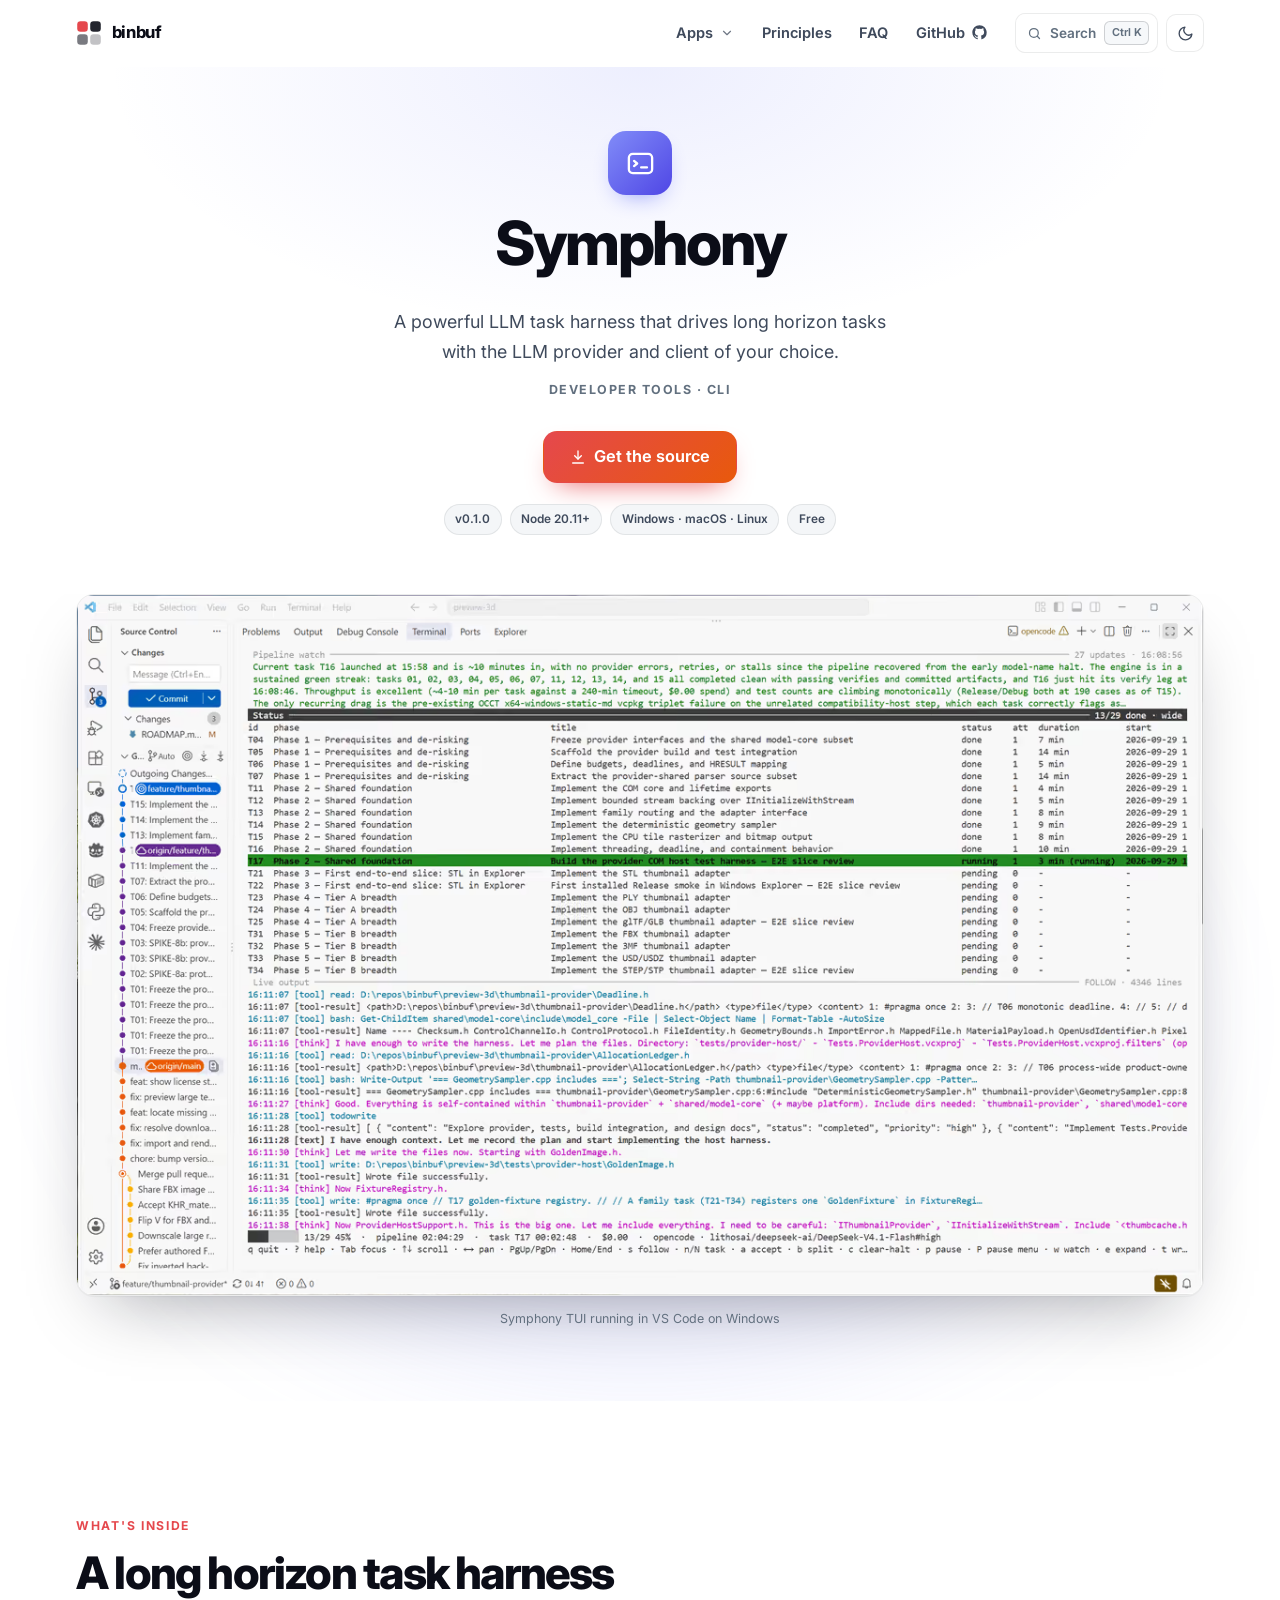
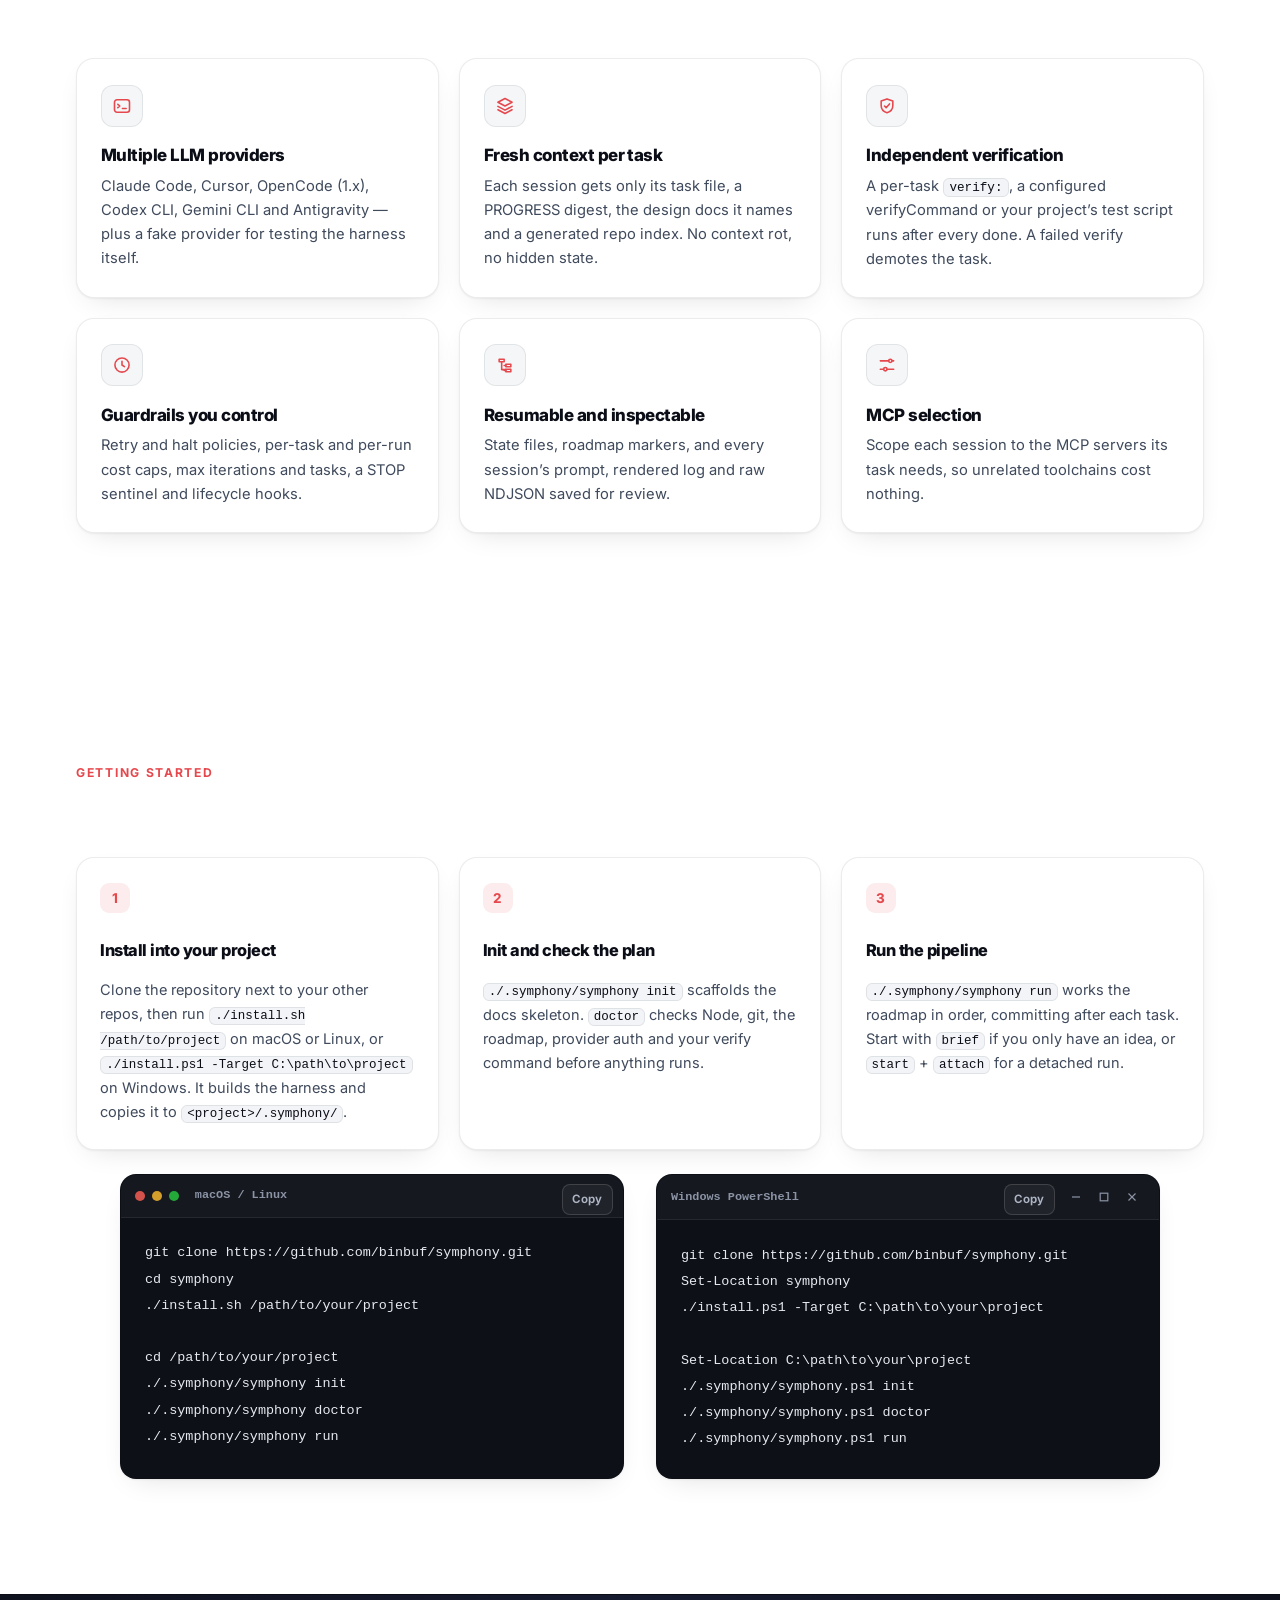
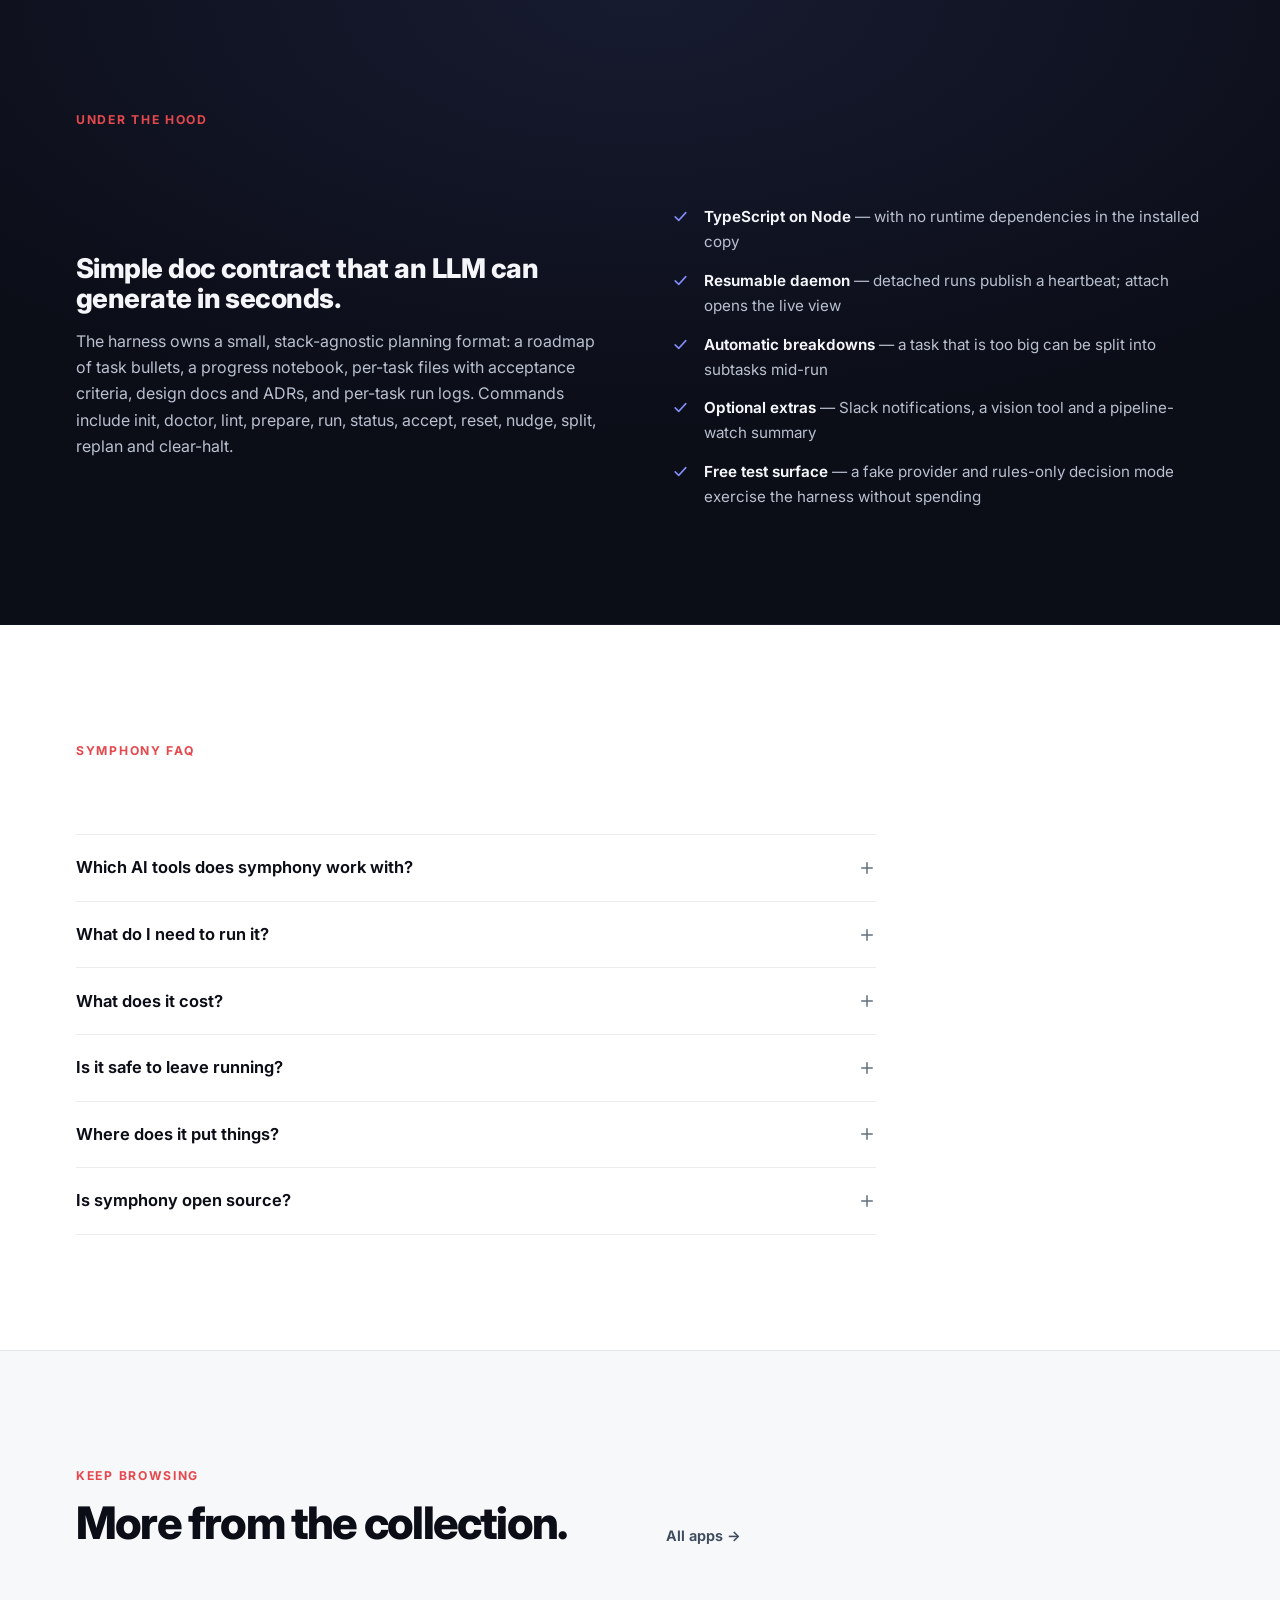
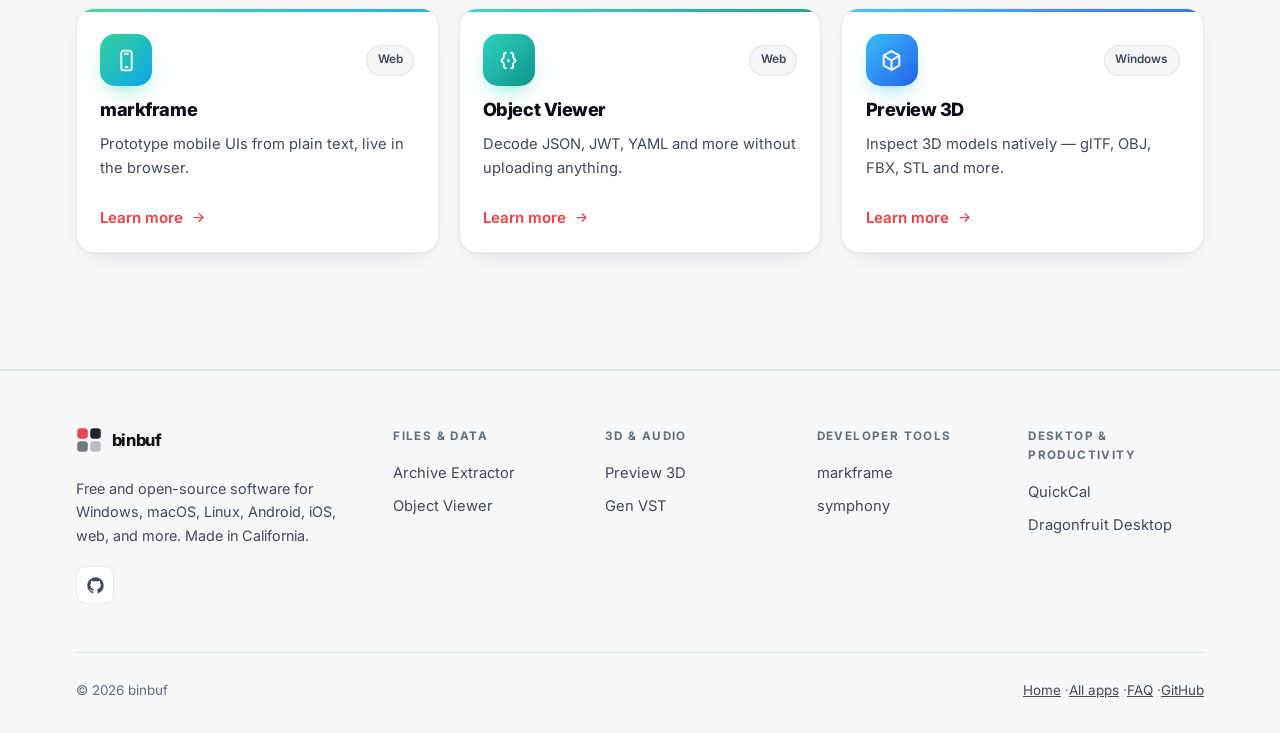
<file: apps/symphony.html>
<!DOCTYPE html><html lang="en" data-base="../"><head><meta charset="utf-8"><meta name="viewport" content="width=device-width, initial-scale=1"><title>symphony — run an AI coding agent through your roadmap | binbuf</title><meta name="description" content="A thin harness that drives Claude Code, Cursor, OpenCode, Codex, Gemini CLI or Antigravity through a project roadmap: one fresh session per task, a git commit after each, resumable and safe to leave unattended."><meta name="author" content="binbuf"><meta name="robots" content="index, follow, max-image-preview:large, max-snippet:-1"><meta name="color-scheme" content="light dark"><link rel="canonical" href="https://binbuf.com/apps/symphony.html"><meta property="og:type" content="website"><meta property="og:site_name" content="binbuf"><meta property="og:title" content="symphony — put an AI agent on your roadmap"><meta property="og:description" content="One fresh session per task, a git commit after each, resumable state and full logs. Six agent CLIs supported."><meta property="og:url" content="https://binbuf.com/apps/symphony.html"><meta property="og:image" content="https://binbuf.com/og/symphony.png"><meta property="og:image:width" content="1200"><meta property="og:image:height" content="630"><meta property="og:image:alt" content="symphony run view in VS Code: live task table and streamed agent output"><meta name="twitter:card" content="summary_large_image"><meta name="twitter:title" content="symphony — put an AI agent on your roadmap"><meta name="twitter:description" content="One fresh session per task, a git commit after each, resumable state and full logs. Six agent CLIs supported."><meta name="twitter:image" content="https://binbuf.com/og/symphony.png"><meta name="theme-color" content="#ffffff" media="(prefers-color-scheme: light)"><meta name="theme-color" content="#0a0b0e" media="(prefers-color-scheme: dark)"><link rel="apple-touch-icon" href="../apple-touch-icon.png"><link rel="manifest" href="../site.webmanifest"><link rel="me" href="https://github.com/binbuf"><link rel="icon" href="data:image/svg+xml,%3Csvg xmlns='http://www.w3.org/2000/svg' viewBox='0 0 32 32'%3E%3Crect x='1.5' y='1.5' width='13' height='13' rx='4' fill='%23e5484d'/%3E%3Crect x='17.5' y='1.5' width='13' height='13' rx='4' fill='%230b0d17'/%3E%3Crect x='1.5' y='17.5' width='13' height='13' rx='4' fill='%230b0d17' opacity='.55'/%3E%3Crect x='17.5' y='17.5' width='13' height='13' rx='4' fill='%230b0d17' opacity='.25'/%3E%3C/svg%3E"><!-- Theme before first paint: saved choice → OS preference → light --><script>
(function () {
  document.documentElement.classList.add('js');
  try {
    const saved = localStorage.getItem('binbuf-theme');
    const prefersDark = window.matchMedia('(prefers-color-scheme: dark)').matches;
    document.documentElement.setAttribute('data-theme', saved || (prefersDark ? 'dark' : 'light'));
  } catch {
    document.documentElement.setAttribute('data-theme', 'light');
  }
})();
</script><link rel="preconnect" href="https://fonts.googleapis.com"><link rel="preconnect" href="https://fonts.gstatic.com" crossorigin><link rel="preconnect" href="https://api.github.com"><link rel="preload" as="image" href="https://binbuf.com/media/symphony-800.avif" fetchpriority="high"><link rel="stylesheet" href="https://fonts.googleapis.com/css2?family=Inter:wght@400;500;600;700;800&display=swap"><script type="application/ld+json">{"@context":"https://schema.org","@graph":[{"@type":"SoftwareApplication","@id":"https://binbuf.com/apps/symphony.html#app","name":"symphony","url":"https://binbuf.com/apps/symphony.html","isPartOf":{"@id":"https://binbuf.com/#website"},"publisher":{"@id":"https://binbuf.com/#person"},"codeRepository":"https://github.com/binbuf/symphony","downloadUrl":"https://github.com/binbuf/symphony","applicationCategory":"DeveloperApplication","applicationSubCategory":"AI coding agent harness","operatingSystem":"Windows, macOS, Linux","softwareVersion":"0.1.0","programmingLanguage":"TypeScript","screenshot":"https://binbuf.com/media/symphony-1200.jpg","description":"A thin harness that drives an AI coding agent through a project roadmap, one fresh session per task, with a git commit after each.","featureList":["Providers: Claude Code, Cursor, OpenCode, Codex CLI, Gemini CLI, Antigravity","Fresh session per task with generated context and repo map","Git commit after every task with roadmap marker and run log","Independent verify command after each done","Resumable state, STOP sentinel and detached runs","Optional per-session MCP server selection"],"offers":{"@type":"Offer","price":"0","priceCurrency":"USD"}},{"@type":"BreadcrumbList","itemListElement":[{"@type":"ListItem","position":1,"name":"Home","item":"https://binbuf.com/"},{"@type":"ListItem","position":2,"name":"Apps","item":"https://binbuf.com/apps/"},{"@type":"ListItem","position":3,"name":"symphony"}]},{"@type":"FAQPage","mainEntity":[{"@type":"Question","name":"Which AI tools does symphony work with?","acceptedAnswer":{"@type":"Answer","text":"Claude Code, Cursor, OpenCode (1.x; 2.x is not supported yet), Codex CLI, Gemini CLI and Google Antigravity. A built-in fake provider replays fixtures so you can test the harness without spending anything."}},{"@type":"Question","name":"What do I need to run it?","acceptedAnswer":{"@type":"Answer","text":"Node 20.11 or later and git, on Windows, macOS or Linux. The doctor command checks both, along with your roadmap, provider auth and verify command, before a run starts."}},{"@type":"Question","name":"What does it cost?","acceptedAnswer":{"@type":"Answer","text":"symphony itself is free. You pay your provider for the sessions it runs, and per-task and per-run cost caps can halt a run before it spends more than you allow."}},{"@type":"Question","name":"Is it safe to leave running?","acceptedAnswer":{"@type":"Answer","text":"It is built to run unattended: provider permission prompts are bypassed by default, work is committed per task, and a STOP sentinel pauses at the next task boundary. Pass --safe to restore prompts for a run."}},{"@type":"Question","name":"Where does it put things?","acceptedAnswer":{"@type":"Answer","text":"The harness installs to a .symphony/ folder in the project root, which the installer adds to your .gitignore. Plans and logs live in the project’s docs/ folder and are committed with the work."}},{"@type":"Question","name":"Is symphony open source?","acceptedAnswer":{"@type":"Answer","text":"The source is public on GitHub and the project is built in the open. A formal license has not been published yet, so treat it as source-available for now."}}]}]}</script><script type="application/json" id="binbuf-apps">[{"name":"Archive Extractor","slug":"archive-extractor","accent":"app--archive","cat":"Files & Data","tag":"One-click archive extraction for Windows","keywords":"archive extractor zip 7z rar tar gz unzip windows","icon":"<rect x=\"3\" y=\"4\" width=\"18\" height=\"4.5\" rx=\"1.5\"/><path d=\"M4.5 8.5V18a2 2 0 0 0 2 2h11a2 2 0 0 0 2-2V8.5\"/><path d=\"M10 12.5h4\"/>"},{"name":"Object Viewer","slug":"object-viewer","accent":"app--object","cat":"Files & Data","tag":"Decode JSON, JWT, YAML and more in your browser","keywords":"json jwt xml yaml msgpack cbor protobuf jwt decode viewer browser","icon":"<path d=\"M9.5 4.5C7.8 4.5 7.5 5.6 7.5 7v1.5c0 1.4-.8 2.3-2 2.7v1.6c1.2.4 2 1.3 2 2.7V17c0 1.4.3 2.5 2 2.5\"/><path d=\"M14.5 4.5c1.7 0 2 1.1 2 2.5v1.5c0 1.4.8 2.3 2 2.7v1.6c-1.2.4-2 1.3-2 2.7V17c0 1.4-.3 2.5-2 2.5\"/><circle cx=\"12\" cy=\"12\" r=\"1.25\" fill=\"currentColor\" stroke=\"none\"/>"},{"name":"Preview 3D","slug":"preview-3d","accent":"app--preview3d","cat":"3D & Audio","tag":"Native 3D model viewer for Windows","keywords":"3d model viewer gltf glb obj fbx stl ply 3mf usd usdz step windows preview","icon":"<path d=\"M12 3 4.5 7.2v9.6L12 21l7.5-4.2V7.2L12 3Z\"/><path d=\"M12 12v9M4.5 7.2 12 12l7.5-4.8\"/>"},{"name":"Gen VST","slug":"gen-vst","accent":"app--genvst","cat":"3D & Audio","tag":"Sega Genesis synth plugin for your DAW","keywords":"sega genesis ym2612 sn76489 fm synth plugin vst3 au clap dac audio music","icon":"<path d=\"M4 10v4M8 7v10M12 4v16M16 7v10M20 10v4\"/>"},{"name":"markframe","slug":"markframe","accent":"app--markframe","cat":"Developer tools","tag":"Prototype mobile UIs from plain text","keywords":"mobile ui prototype dsl ios android material mockup markframe","icon":"<rect x=\"7\" y=\"2.5\" width=\"10\" height=\"19\" rx=\"2.5\"/><path d=\"M10.5 5.5h3\"/><path d=\"M11 18.5h2\"/>"},{"name":"symphony","slug":"symphony","accent":"app--symphony","cat":"Developer tools","tag":"Run an AI coding agent through your roadmap","keywords":"ai agent claude codex cursor opencode gemini roadmap automation git","icon":"<rect x=\"3\" y=\"4.5\" width=\"18\" height=\"15\" rx=\"3\"/><path d=\"m7 10 2.4 2L7 14\"/><path d=\"M12.5 15H17\"/>"},{"name":"QuickCal","slug":"quickcal","accent":"app--quickcal","cat":"Desktop & productivity","tag":"Menu-bar calendar and clock for macOS","keywords":"calendar macos menu bar clock agenda eventkit quickcal","icon":"<rect x=\"3.5\" y=\"5\" width=\"17\" height=\"15.5\" rx=\"3\"/><path d=\"M3.5 10h17M8 3v4M16 3v4\"/><circle cx=\"12\" cy=\"15\" r=\"1.6\"/>"},{"name":"Dragonfruit Desktop","slug":"dragonfruit","accent":"app--dragonfruit","cat":"Desktop & productivity","tag":"Linux desktop environment with an interactive Wayland tour","keywords":"dragonfruit linux desktop environment wayland shell dock files compositor smithay qt quick","icon":"<path fill=\"currentColor\" stroke=\"none\" d=\"M12 22C6.8 22 3.4 18.5 3.4 14.1C3.4 10.6 5.2 8.5 5 4.4C7.6 5 9.3 6.5 10.1 8.4C10.1 5.6 11 3.1 13.1 1.5C13 4.4 14 6.8 15.7 8.4C17.4 7.2 19.1 6.6 21 6.5C20.3 9.5 20.6 11.8 20.6 14.2C20.6 18.8 17 22 12 22Z\"/>"}]</script><link rel="stylesheet" href="/_astro/Arrow._1gNA2LE.css"></head><body class="app--symphony"><a class="skip-link" href="#main">Skip to content</a><header class="site-header" id="top" data-header><div class="container site-header__inner"><a class="brand" href="../" aria-label="binbuf — home"><svg viewBox="0 0 32 32" aria-hidden="true"><rect x="1.5" y="1.5" width="13" height="13" rx="4" fill="var(--accent)"></rect><rect x="17.5" y="1.5" width="13" height="13" rx="4" fill="currentColor" opacity=".9"></rect><rect x="1.5" y="17.5" width="13" height="13" rx="4" fill="currentColor" opacity=".55"></rect><rect x="17.5" y="17.5" width="13" height="13" rx="4" fill="currentColor" opacity=".25"></rect></svg><span>binbuf</span></a><nav class="site-nav" id="site-nav" aria-label="Primary"><div class="nav-item--mega" data-mega><a class="nav-link" href="./" aria-haspopup="true" aria-expanded="false" data-mega-trigger>Apps<svg viewBox="0 0 24 24" fill="none" stroke="currentColor" stroke-width="2" stroke-linecap="round" stroke-linejoin="round" aria-hidden="true"><path d="m6 9 6 6 6-6"></path></svg></a><div class="mega" role="group" aria-label="Apps by category"><div class="mega__grid"><div><p class="mega__title">Files &amp; Data</p><a class="mega__link app--archive" href="archive-extractor.html"><span class="app-icon app-icon--sm" aria-hidden="true"><svg viewBox="0 0 24 24" fill="none" stroke="currentColor" stroke-width="1.8" stroke-linecap="round" stroke-linejoin="round"><rect x="3" y="4" width="18" height="4.5" rx="1.5"/><path d="M4.5 8.5V18a2 2 0 0 0 2 2h11a2 2 0 0 0 2-2V8.5"/><path d="M10 12.5h4"/></svg></span><span><strong>Archive Extractor</strong><span>One-click extraction for Windows</span></span></a><a class="mega__link app--object" href="object-viewer.html"><span class="app-icon app-icon--sm" aria-hidden="true"><svg viewBox="0 0 24 24" fill="none" stroke="currentColor" stroke-width="1.8" stroke-linecap="round" stroke-linejoin="round"><path d="M9.5 4.5C7.8 4.5 7.5 5.6 7.5 7v1.5c0 1.4-.8 2.3-2 2.7v1.6c1.2.4 2 1.3 2 2.7V17c0 1.4.3 2.5 2 2.5"/><path d="M14.5 4.5c1.7 0 2 1.1 2 2.5v1.5c0 1.4.8 2.3 2 2.7v1.6c-1.2.4-2 1.3-2 2.7V17c0 1.4-.3 2.5-2 2.5"/><circle cx="12" cy="12" r="1.25" fill="currentColor" stroke="none"/></svg></span><span><strong>Object Viewer</strong><span>Decode JSON, JWT, YAML and more</span></span></a></div><div><p class="mega__title">3D &amp; Audio</p><a class="mega__link app--preview3d" href="preview-3d.html"><span class="app-icon app-icon--sm" aria-hidden="true"><svg viewBox="0 0 24 24" fill="none" stroke="currentColor" stroke-width="1.8" stroke-linecap="round" stroke-linejoin="round"><path d="M12 3 4.5 7.2v9.6L12 21l7.5-4.2V7.2L12 3Z"/><path d="M12 12v9M4.5 7.2 12 12l7.5-4.8"/></svg></span><span><strong>Preview 3D</strong><span>Native 3D model viewer</span></span></a><a class="mega__link app--genvst" href="gen-vst.html"><span class="app-icon app-icon--sm" aria-hidden="true"><svg viewBox="0 0 24 24" fill="none" stroke="currentColor" stroke-width="1.8" stroke-linecap="round"><path d="M4 10v4M8 7v10M12 4v16M16 7v10M20 10v4"/></svg></span><span><strong>Gen VST</strong><span>Sega Genesis synth plugin</span></span></a></div><div><p class="mega__title">Developer tools</p><a class="mega__link app--markframe" href="markframe.html"><span class="app-icon app-icon--sm" aria-hidden="true"><svg viewBox="0 0 24 24" fill="none" stroke="currentColor" stroke-width="1.8" stroke-linecap="round" stroke-linejoin="round"><rect x="7" y="2.5" width="10" height="19" rx="2.5"/><path d="M10.5 5.5h3"/><path d="M11 18.5h2"/></svg></span><span><strong>markframe</strong><span>Mobile UI from plain text</span></span></a><a class="mega__link app--symphony" href="symphony.html"><span class="app-icon app-icon--sm" aria-hidden="true"><svg viewBox="0 0 24 24" fill="none" stroke="currentColor" stroke-width="1.8" stroke-linecap="round" stroke-linejoin="round"><rect x="3" y="4.5" width="18" height="15" rx="3"/><path d="m7 10 2.4 2L7 14"/><path d="M12.5 15H17"/></svg></span><span><strong>symphony</strong><span>Agent runs, unattended</span></span></a></div><div><p class="mega__title">Desktop &amp; productivity</p><a class="mega__link app--quickcal" href="quickcal.html"><span class="app-icon app-icon--sm" aria-hidden="true"><svg viewBox="0 0 24 24" fill="none" stroke="currentColor" stroke-width="1.8" stroke-linecap="round" stroke-linejoin="round"><rect x="3.5" y="5" width="17" height="15.5" rx="3"/><path d="M3.5 10h17M8 3v4M16 3v4"/><circle cx="12" cy="15" r="1.6"/></svg></span><span><strong>QuickCal</strong><span>Menu-bar calendar for macOS</span></span></a><a class="mega__link app--dragonfruit" href="dragonfruit.html"><span class="app-icon app-icon--sm" aria-hidden="true"><svg viewBox="0 0 24 24"><path fill="currentColor" stroke="none" d="M12 22C6.8 22 3.4 18.5 3.4 14.1C3.4 10.6 5.2 8.5 5 4.4C7.6 5 9.3 6.5 10.1 8.4C10.1 5.6 11 3.1 13.1 1.5C13 4.4 14 6.8 15.7 8.4C17.4 7.2 19.1 6.6 21 6.5C20.3 9.5 20.6 11.8 20.6 14.2C20.6 18.8 17 22 12 22Z"/></svg></span><span><strong>Dragonfruit Desktop</strong><span>Wayland desktop for Linux</span></span></a></div></div><div class="mega__foot"><a class="btn btn--link" href="./">All apps <svg viewBox="0 0 24 24" fill="none" stroke="currentColor" stroke-width="2" stroke-linecap="round" stroke-linejoin="round" aria-hidden="true"><path d="M5 12h14"></path><path d="m13 6 6 6-6 6"></path></svg></a></div></div></div><a href="../#why">Principles</a><a href="../#faq">FAQ</a><a href="https://github.com/binbuf" target="_blank" rel="noopener">GitHub<svg viewBox="0 0 24 24" fill="currentColor" aria-hidden="true"><path d="M12 .5C5.65.5.5 5.65.5 12c0 5.1 3.29 9.42 7.86 10.95.58.1.79-.25.79-.56 0-.28-.01-1.02-.02-2-3.2.7-3.88-1.54-3.88-1.54-.52-1.34-1.28-1.7-1.28-1.7-1.05-.72.08-.7.08-.7 1.16.08 1.77 1.2 1.77 1.2 1.03 1.78 2.7 1.26 3.36.97.1-.75.4-1.26.73-1.55-2.55-.29-5.23-1.28-5.23-5.7 0-1.26.45-2.29 1.19-3.1-.12-.29-.52-1.47.11-3.06 0 0 .97-.31 3.18 1.18a11.1 11.1 0 0 1 5.8 0c2.2-1.5 3.17-1.18 3.17-1.18.63 1.6.23 2.77.11 3.06.74.81 1.19 1.84 1.19 3.1 0 4.43-2.69 5.4-5.25 5.69.41.36.78 1.06.78 2.14 0 1.55-.01 2.8-.01 3.18 0 .31.2.67.8.55A11.52 11.52 0 0 0 23.5 12C23.5 5.65 18.35.5 12 .5Z"></path></svg></a></nav><div class="site-header__actions"><button class="palette-trigger" type="button" data-palette-open aria-haspopup="dialog" aria-controls="palette" aria-label="Search"><svg viewBox="0 0 24 24" fill="none" stroke="currentColor" stroke-width="2" stroke-linecap="round" aria-hidden="true"><circle cx="11" cy="11" r="7"></circle><path d="m20 20-3.5-3.5"></path></svg><span class="palette-trigger__label">Search</span><kbd data-kbd aria-hidden="true">Ctrl K</kbd></button><button class="icon-btn theme-toggle" type="button" data-theme-toggle aria-label="Switch to dark mode" title="Toggle light/dark mode"><svg class="icon-sun" viewBox="0 0 24 24" fill="none" stroke="currentColor" stroke-width="1.9" stroke-linecap="round" aria-hidden="true"><circle cx="12" cy="12" r="4"></circle><path d="M12 2v2M12 20v2M4.9 4.9l1.4 1.4M17.7 17.7l1.4 1.4M2 12h2M20 12h2M4.9 19.1l1.4-1.4M17.7 6.3l1.4-1.4"></path></svg><svg class="icon-moon" viewBox="0 0 24 24" fill="none" stroke="currentColor" stroke-width="1.9" stroke-linecap="round" stroke-linejoin="round" aria-hidden="true"><path d="M21 12.8A9 9 0 1 1 11.2 3a7 7 0 0 0 9.8 9.8Z"></path></svg></button><button class="icon-btn nav-toggle" type="button" data-nav-toggle aria-controls="site-nav" aria-expanded="false" aria-label="Open menu"><svg class="icon-menu" viewBox="0 0 24 24" fill="none" stroke="currentColor" stroke-width="2" stroke-linecap="round" aria-hidden="true"><path d="M4 7h16M4 12h16M4 17h16"></path></svg><svg class="icon-close" viewBox="0 0 24 24" fill="none" stroke="currentColor" stroke-width="2" stroke-linecap="round" aria-hidden="true"><path d="m6 6 12 12M18 6 6 18"></path></svg></button></div></div></header><section class="app-hero app-hero--stacked" aria-labelledby="app-title">
    <div class="container">
      <div class="app-hero__copy">
          <div class="app-hero__head">
            <span class="app-icon app-icon--lg" aria-hidden="true"><svg viewBox="0 0 24 24" fill="none" stroke="currentColor" stroke-width="1.8" stroke-linecap="round" stroke-linejoin="round"><rect x="3" y="4.5" width="18" height="15" rx="3"/><path d="m7 10 2.4 2L7 14"/><path d="M12.5 15H17"/></svg></span>
            <div>
              <h1 id="app-title">Symphony</h1>
            </div>
          </div>

          <p class="app-hero__sub">A powerful LLM task harness that drives long horizon tasks with the LLM provider and client of your choice.</p>

          <p class="app-hero__cat">Developer tools · CLI</p>

          <div class="app-hero__actions">
            <a class="btn btn--primary btn--lg" href="https://github.com/binbuf/symphony" target="_blank" rel="noopener">
              <svg viewBox="0 0 24 24" fill="none" stroke="currentColor" stroke-width="2" stroke-linecap="round" stroke-linejoin="round" aria-hidden="true"><path d="M12 3v12"/><path d="m7 10 5 5 5-5"/><path d="M4 21h16"/></svg>
              Get the source
            </a>
          </div>

          <div class="app-hero__meta">
            <span class="chip">v0.1.0</span>
            <span class="chip">Node 20.11+</span>
            <span class="chip">Windows · macOS · Linux</span>
            <span class="chip">Free</span>
          </div>
        </div>
    </div>
  </section>
  <br />

  <!-- ============================== PRODUCT PREVIEW ============================== -->
  <section class="app-stage" aria-label="symphony preview">
    <div class="container">
      <figure class="app-hero__media">
          <picture>
            <source type="image/avif" srcset="../media/symphony-480.avif 480w, ../media/symphony-800.avif 800w, ../media/symphony-1200.avif 1200w" sizes="(max-width: 1240px) 100vw, 1200px">
            <source type="image/webp" srcset="../media/symphony-480.webp 480w, ../media/symphony-800.webp 800w, ../media/symphony-1200.webp 1200w" sizes="(max-width: 1240px) 100vw, 1200px">
            <img class="app-hero__shot" src="../media/symphony-1200.jpg"
                 srcset="../media/symphony-480.jpg 480w, ../media/symphony-800.jpg 800w, ../media/symphony-1200.jpg 1200w"
                 sizes="(max-width: 1240px) 100vw, 1200px"
                 alt="The symphony run view inside VS Code on Windows, showing the live task table, pipeline watch summary and streamed agent output"
                 width="1200" height="746" fetchpriority="high" decoding="async">
          </picture>
          <figcaption class="app-hero__caption">Symphony TUI running in VS Code on Windows</figcaption>
        </figure>
    </div>
  </section>

  <section class="section" aria-labelledby="features-title">
    <div class="container">
      <header class="section-head reveal">
        <div>
          <p class="eyebrow">What's inside</p>
          <h2 class="h2" id="features-title">A long horizon task harness</h2>
        </div>
      </header>

      <div class="card-grid card-grid--3">
        <article class="card feature-card reveal">
          <span class="icon-tile" aria-hidden="true"><svg viewBox="0 0 24 24" fill="none" stroke="currentColor" stroke-width="1.9" stroke-linecap="round" stroke-linejoin="round" aria-hidden="true"><rect x="3" y="4.5" width="18" height="15" rx="3"/><path d="m7 10 2.4 2L7 14"/><path d="M12.5 15H17"/></svg></span>
          <h3>Multiple LLM providers</h3>
          <p>Claude Code, Cursor, OpenCode (1.x), Codex CLI, Gemini CLI and Antigravity — plus a fake provider for testing the harness itself.</p>
        </article>

        <article class="card feature-card reveal">
          <span class="icon-tile" aria-hidden="true"><svg viewBox="0 0 24 24" fill="none" stroke="currentColor" stroke-width="1.9" stroke-linecap="round" stroke-linejoin="round" aria-hidden="true"><path d="M12 3 3.5 7.5 12 12l8.5-4.5z"/><path d="m3.5 12.5 8.5 4.5 8.5-4.5"/><path d="m3.5 16.5 8.5 4.5 8.5-4.5"/></svg></span>
          <h3>Fresh context per task</h3>
          <p>Each session gets only its task file, a PROGRESS digest, the design docs it names and a generated repo index. No context rot, no hidden state.</p>
        </article>

        <article class="card feature-card reveal">
          <span class="icon-tile" aria-hidden="true"><svg viewBox="0 0 24 24" fill="none" stroke="currentColor" stroke-width="1.9" stroke-linecap="round" stroke-linejoin="round" aria-hidden="true"><path d="M12 3.5 5 6v5.5c0 4 2.9 7.4 7 8.5 4.1-1.1 7-4.5 7-8.5V6z"/><path d="m9 12 2 2 4-4.5"/></svg></span>
          <h3>Independent verification</h3>
          <p>A per-task <code class="code-inline">verify:</code>, a configured verifyCommand or your project’s test script runs after every done. A failed verify demotes the task.</p>
        </article>

        <article class="card feature-card reveal">
          <span class="icon-tile" aria-hidden="true"><svg viewBox="0 0 24 24" fill="none" stroke="currentColor" stroke-width="1.9" stroke-linecap="round" stroke-linejoin="round" aria-hidden="true"><circle cx="12" cy="12" r="8.5"/><path d="M12 7.5V12l3 2"/></svg></span>
          <h3>Guardrails you control</h3>
          <p>Retry and halt policies, per-task and per-run cost caps, max iterations and tasks, a STOP sentinel and lifecycle hooks.</p>
        </article>

        <article class="card feature-card reveal">
          <span class="icon-tile" aria-hidden="true"><svg viewBox="0 0 24 24" fill="none" stroke="currentColor" stroke-width="1.9" stroke-linecap="round" stroke-linejoin="round" aria-hidden="true"><path d="M5 5h6v3H5zM13 11h6v3h-6zM13 17h6v3h-6z"/><path d="M8 8v9.5h5M11 12.5h2M11 18.5h2"/></svg></span>
          <h3>Resumable and inspectable</h3>
          <p>State files, roadmap markers, and every session’s prompt, rendered log and raw NDJSON saved for review.</p>
        </article>

        <article class="card feature-card reveal">
          <span class="icon-tile" aria-hidden="true"><svg viewBox="0 0 24 24" fill="none" stroke="currentColor" stroke-width="1.9" stroke-linecap="round" stroke-linejoin="round" aria-hidden="true"><path d="M4 7h10M18 7h2M4 17h4M12 17h8"/><circle cx="16" cy="7" r="2"/><circle cx="10" cy="17" r="2"/></svg></span>
          <h3>MCP selection</h3>
          <p>Scope each session to the MCP servers its task needs, so unrelated toolchains cost nothing.</p>
        </article>
      </div>
    </div>
  </section>

  <section class="section" aria-labelledby="start-title">
    <div class="container">
      <header class="section-head reveal">
        <div>
          <p class="eyebrow">Getting started</p>
        </div>
      </header>

      <div class="steps">
        <article class="card step reveal">
          <span class="step__num">1</span>
          <h3>Install into your project</h3>
          <p>Clone the repository next to your other repos, then run <code class="code-inline">./install.sh /path/to/project</code> on macOS or Linux, or <code class="code-inline">./install.ps1 -Target C:\path\to\project</code> on Windows. It builds the harness and copies it to <code class="code-inline">&lt;project&gt;/.symphony/</code>.</p>
        </article>
        <article class="card step reveal">
          <span class="step__num">2</span>
          <h3>Init and check the plan</h3>
          <p><code class="code-inline">./.symphony/symphony init</code> scaffolds the docs skeleton. <code class="code-inline">doctor</code> checks Node, git, the roadmap, provider auth and your verify command before anything runs.</p>
        </article>
        <article class="card step reveal">
          <span class="step__num">3</span>
          <h3>Run the pipeline</h3>
          <p><code class="code-inline">./.symphony/symphony run</code> works the roadmap in order, committing after each task. Start with <code class="code-inline">brief</code> if you only have an idea, or <code class="code-inline">start</code> + <code class="code-inline">attach</code> for a detached run.</p>
        </article>
      </div>
      <div class="terminal-pair">
      <div class="terminal" style="box-shadow:var(--card-shadow)">
        <div class="terminal__bar" aria-hidden="true"><span class="terminal__dot"></span><span class="terminal__dot"></span><span class="terminal__dot"></span><span class="terminal__title">macOS / Linux</span></div>
        <button class="copy-btn" type="button" data-copy="sym-unix">Copy</button>
        <pre id="sym-unix">git clone https://github.com/binbuf/symphony.git
cd symphony
./install.sh /path/to/your/project

cd /path/to/your/project
./.symphony/symphony init
./.symphony/symphony doctor
./.symphony/symphony run</pre>
      </div>
      <div class="terminal terminal--win" style="box-shadow:var(--card-shadow)">
        <div class="terminal__bar" aria-hidden="true">
          <span class="terminal__title">Windows PowerShell</span>
          <span class="terminal__controls">
            <span class="terminal__ctrl"><svg viewBox="0 0 10 10" fill="none" stroke="currentColor" stroke-width="1.2"><path d="M1 5h8"/></svg></span>
            <span class="terminal__ctrl"><svg viewBox="0 0 10 10" fill="none" stroke="currentColor" stroke-width="1.2"><rect x="1.2" y="1.2" width="7.6" height="7.6"/></svg></span>
            <span class="terminal__ctrl terminal__ctrl--close"><svg viewBox="0 0 10 10" fill="none" stroke="currentColor" stroke-width="1.2"><path d="m1.5 1.5 7 7M8.5 1.5l-7 7"/></svg></span>
          </span>
        </div>
        <button class="copy-btn" type="button" data-copy="sym-win">Copy</button>
        <pre id="sym-win">git clone https://github.com/binbuf/symphony.git
Set-Location symphony
./install.ps1 -Target C:\path\to\your\project

Set-Location C:\path\to\your\project
./.symphony/symphony.ps1 init
./.symphony/symphony.ps1 doctor
./.symphony/symphony.ps1 run</pre>
      </div>
    </div>
    </div>
  </section>


  <section class="section band--ink" aria-labelledby="hood-title">
    <div class="container">
      <header class="section-head reveal">
        <div>
          <p class="eyebrow">Under the hood</p>
        </div>
      </header>

      <div class="feature-row">
        <div class="feature-row__copy reveal">
          <h3 class="h3">Simple doc contract that an LLM can generate in seconds.</h3>
          <p>The harness owns a small, stack-agnostic planning format: a roadmap of task bullets, a progress notebook, per-task files with acceptance criteria, design docs and ADRs, and per-task run logs. Commands include init, doctor, lint, prepare, run, status, accept, reset, nudge, split, replan and clear-halt.</p>
        </div>
        <ul class="feature-list reveal">
          <li>
            <svg viewBox="0 0 24 24" fill="none" stroke="currentColor" stroke-width="2.2" stroke-linecap="round" stroke-linejoin="round" aria-hidden="true"><path d="m4.5 12.5 5 5 10-11"/></svg>
            <span><strong>TypeScript on Node</strong> — with no runtime dependencies in the installed copy</span>
          </li>
          <li>
            <svg viewBox="0 0 24 24" fill="none" stroke="currentColor" stroke-width="2.2" stroke-linecap="round" stroke-linejoin="round" aria-hidden="true"><path d="m4.5 12.5 5 5 10-11"/></svg>
            <span><strong>Resumable daemon</strong> — detached runs publish a heartbeat; attach opens the live view</span>
          </li>
          <li>
            <svg viewBox="0 0 24 24" fill="none" stroke="currentColor" stroke-width="2.2" stroke-linecap="round" stroke-linejoin="round" aria-hidden="true"><path d="m4.5 12.5 5 5 10-11"/></svg>
            <span><strong>Automatic breakdowns</strong> — a task that is too big can be split into subtasks mid-run</span>
          </li>
          <li>
            <svg viewBox="0 0 24 24" fill="none" stroke="currentColor" stroke-width="2.2" stroke-linecap="round" stroke-linejoin="round" aria-hidden="true"><path d="m4.5 12.5 5 5 10-11"/></svg>
            <span><strong>Optional extras</strong> — Slack notifications, a vision tool and a pipeline-watch summary</span>
          </li>
          <li>
            <svg viewBox="0 0 24 24" fill="none" stroke="currentColor" stroke-width="2.2" stroke-linecap="round" stroke-linejoin="round" aria-hidden="true"><path d="m4.5 12.5 5 5 10-11"/></svg>
            <span><strong>Free test surface</strong> — a fake provider and rules-only decision mode exercise the harness without spending</span>
          </li>
        </ul>
      </div>
      
    </div>
  </section>

  <section class="section" aria-labelledby="faq-title">
    <div class="container">
      <header class="section-head reveal">
        <div>
          <p class="eyebrow">symphony FAQ</p>
        </div>
      </header>

      <div class="faq reveal">
        <details class="faq__item">
          <summary>
            Which AI tools does symphony work with?
            <svg viewBox="0 0 24 24" fill="none" stroke="currentColor" stroke-width="2" stroke-linecap="round" aria-hidden="true"><path d="M12 5v14M5 12h14"/></svg>
          </summary>
          <p>Claude Code, Cursor, OpenCode (1.x; 2.x is not supported yet), Codex CLI, Gemini CLI and Google Antigravity. A built-in fake provider replays fixtures so you can test the harness without spending anything.</p>
        </details>

        <details class="faq__item">
          <summary>
            What do I need to run it?
            <svg viewBox="0 0 24 24" fill="none" stroke="currentColor" stroke-width="2" stroke-linecap="round" aria-hidden="true"><path d="M12 5v14M5 12h14"/></svg>
          </summary>
          <p>Node 20.11 or later and git, on Windows, macOS or Linux. The <code class="code-inline">doctor</code> command checks both, along with your roadmap, provider auth and verify command, before a run starts.</p>
        </details>

        <details class="faq__item">
          <summary>
            What does it cost?
            <svg viewBox="0 0 24 24" fill="none" stroke="currentColor" stroke-width="2" stroke-linecap="round" aria-hidden="true"><path d="M12 5v14M5 12h14"/></svg>
          </summary>
          <p>symphony itself is free. You pay your provider for the sessions it runs, and per-task and per-run cost caps can halt a run before it spends more than you allow.</p>
        </details>

        <details class="faq__item">
          <summary>
            Is it safe to leave running?
            <svg viewBox="0 0 24 24" fill="none" stroke="currentColor" stroke-width="2" stroke-linecap="round" aria-hidden="true"><path d="M12 5v14M5 12h14"/></svg>
          </summary>
          <p>It is built to run unattended: provider permission prompts are bypassed by default, work is committed per task, and a STOP sentinel pauses at the next task boundary. Pass <code class="code-inline">--safe</code> to restore prompts for a run.</p>
        </details>

        <details class="faq__item">
          <summary>
            Where does it put things?
            <svg viewBox="0 0 24 24" fill="none" stroke="currentColor" stroke-width="2" stroke-linecap="round" aria-hidden="true"><path d="M12 5v14M5 12h14"/></svg>
          </summary>
          <p>The harness installs to a <code class="code-inline">.symphony/</code> folder in the project root, which the installer adds to your .gitignore. Plans and logs live in the project’s <code class="code-inline">docs/</code> folder and are committed with the work.</p>
        </details>

        <details class="faq__item">
          <summary>
            Is symphony open source?
            <svg viewBox="0 0 24 24" fill="none" stroke="currentColor" stroke-width="2" stroke-linecap="round" aria-hidden="true"><path d="M12 5v14M5 12h14"/></svg>
          </summary>
          <p>The source is public on GitHub and the project is built in the open. A formal license has not been published yet, so treat it as source-available for now.</p>
        </details>
      </div>
    </div>
  </section>

  <section class="section section--soft" aria-labelledby="more-title"><div class="container"><header class="section-head reveal"><div><p class="eyebrow">Keep browsing</p><h2 class="h2" id="more-title">More from the collection.</h2></div><a class="cat-link" href="./">All apps →</a></header><div class="related"><article class="card card--hover app-card app--markframe reveal"><div class="app-card__top"><span class="app-icon" aria-hidden="true"><svg viewBox="0 0 24 24" fill="none" stroke="currentColor" stroke-width="1.8" stroke-linecap="round" stroke-linejoin="round"><rect x="7" y="2.5" width="10" height="19" rx="2.5"/><path d="M10.5 5.5h3"/><path d="M11 18.5h2"/></svg></span><span class="chip">Web</span></div><h3><a class="app-card__link" href="markframe.html">markframe</a></h3><p class="app-card__tagline">Prototype mobile UIs from plain text, live in the browser.</p><div class="app-card__links"><a class="btn btn--link" href="markframe.html">Learn more <span class="visually-hidden">about markframe</span><svg viewBox="0 0 24 24" fill="none" stroke="currentColor" stroke-width="2" stroke-linecap="round" stroke-linejoin="round" aria-hidden="true"><path d="M5 12h14"></path><path d="m13 6 6 6-6 6"></path></svg></a></div></article><article class="card card--hover app-card app--object reveal"><div class="app-card__top"><span class="app-icon" aria-hidden="true"><svg viewBox="0 0 24 24" fill="none" stroke="currentColor" stroke-width="1.8" stroke-linecap="round" stroke-linejoin="round"><path d="M9.5 4.5C7.8 4.5 7.5 5.6 7.5 7v1.5c0 1.4-.8 2.3-2 2.7v1.6c1.2.4 2 1.3 2 2.7V17c0 1.4.3 2.5 2 2.5"/><path d="M14.5 4.5c1.7 0 2 1.1 2 2.5v1.5c0 1.4.8 2.3 2 2.7v1.6c-1.2.4-2 1.3-2 2.7V17c0 1.4-.3 2.5-2 2.5"/><circle cx="12" cy="12" r="1.25" fill="currentColor" stroke="none"/></svg></span><span class="chip">Web</span></div><h3><a class="app-card__link" href="object-viewer.html">Object Viewer</a></h3><p class="app-card__tagline">Decode JSON, JWT, YAML and more without uploading anything.</p><div class="app-card__links"><a class="btn btn--link" href="object-viewer.html">Learn more <span class="visually-hidden">about Object Viewer</span><svg viewBox="0 0 24 24" fill="none" stroke="currentColor" stroke-width="2" stroke-linecap="round" stroke-linejoin="round" aria-hidden="true"><path d="M5 12h14"></path><path d="m13 6 6 6-6 6"></path></svg></a></div></article><article class="card card--hover app-card app--preview3d reveal"><div class="app-card__top"><span class="app-icon" aria-hidden="true"><svg viewBox="0 0 24 24" fill="none" stroke="currentColor" stroke-width="1.8" stroke-linecap="round" stroke-linejoin="round"><path d="M12 3 4.5 7.2v9.6L12 21l7.5-4.2V7.2L12 3Z"/><path d="M12 12v9M4.5 7.2 12 12l7.5-4.8"/></svg></span><span class="chip">Windows</span></div><h3><a class="app-card__link" href="preview-3d.html">Preview 3D</a></h3><p class="app-card__tagline">Inspect 3D models natively — glTF, OBJ, FBX, STL and more.</p><div class="app-card__links"><a class="btn btn--link" href="preview-3d.html">Learn more <span class="visually-hidden">about Preview 3D</span><svg viewBox="0 0 24 24" fill="none" stroke="currentColor" stroke-width="2" stroke-linecap="round" stroke-linejoin="round" aria-hidden="true"><path d="M5 12h14"></path><path d="m13 6 6 6-6 6"></path></svg></a></div></article></div></div></section>


<footer class="site-footer"><div class="container"><div class="footer-grid"><div class="footer-brand"><a class="brand" href="../" aria-label="binbuf — home"><svg viewBox="0 0 32 32" aria-hidden="true"><rect x="1.5" y="1.5" width="13" height="13" rx="4" fill="var(--accent)"></rect><rect x="17.5" y="1.5" width="13" height="13" rx="4" fill="currentColor" opacity=".9"></rect><rect x="1.5" y="17.5" width="13" height="13" rx="4" fill="currentColor" opacity=".55"></rect><rect x="17.5" y="17.5" width="13" height="13" rx="4" fill="currentColor" opacity=".25"></rect></svg><span>binbuf</span></a><p>Free and open-source software for Windows, macOS, Linux, Android, iOS, web, and more. Made in California.</p><div class="footer-actions"><a class="icon-btn" href="https://github.com/binbuf" target="_blank" rel="noopener" aria-label="binbuf on GitHub"><svg viewBox="0 0 24 24" fill="currentColor" aria-hidden="true"><path d="M12 .5C5.65.5.5 5.65.5 12c0 5.1 3.29 9.42 7.86 10.95.58.1.79-.25.79-.56 0-.28-.01-1.02-.02-2-3.2.7-3.88-1.54-3.88-1.54-.52-1.34-1.28-1.7-1.28-1.7-1.05-.72.08-.7.08-.7 1.16.08 1.77 1.2 1.77 1.2 1.03 1.78 2.7 1.26 3.36.97.1-.75.4-1.26.73-1.55-2.55-.29-5.23-1.28-5.23-5.7 0-1.26.45-2.29 1.19-3.1-.12-.29-.52-1.47.11-3.06 0 0 .97-.31 3.18 1.18a11.1 11.1 0 0 1 5.8 0c2.2-1.5 3.17-1.18 3.17-1.18.63 1.6.23 2.77.11 3.06.74.81 1.19 1.84 1.19 3.1 0 4.43-2.69 5.4-5.25 5.69.41.36.78 1.06.78 2.14 0 1.55-.01 2.8-.01 3.18 0 .31.2.67.8.55A11.52 11.52 0 0 0 23.5 12C23.5 5.65 18.35.5 12 .5Z"></path></svg></a></div></div><div><p class="footer-title">Files &amp; Data</p><ul class="footer-links"><li><a href="archive-extractor.html">Archive Extractor</a></li><li><a href="object-viewer.html">Object Viewer</a></li></ul></div><div><p class="footer-title">3D &amp; Audio</p><ul class="footer-links"><li><a href="preview-3d.html">Preview 3D</a></li><li><a href="gen-vst.html">Gen VST</a></li></ul></div><div><p class="footer-title">Developer tools</p><ul class="footer-links"><li><a href="markframe.html">markframe</a></li><li><a href="symphony.html">symphony</a></li></ul></div><div><p class="footer-title">Desktop &amp; productivity</p><ul class="footer-links"><li><a href="quickcal.html">QuickCal</a></li><li><a href="dragonfruit.html">Dragonfruit Desktop</a></li></ul></div></div><div class="footer-bottom"><span>&copy; <span id="year">2026</span> binbuf</span><span><a href="../">Home</a> ·<a href="./">All apps</a> ·<a href="../#faq">FAQ</a> ·<a href="https://github.com/binbuf" target="_blank" rel="noopener">GitHub</a></span></div></div></footer><dialog class="palette" id="palette" aria-label="Search apps and pages"><div class="palette__search"><svg viewBox="0 0 24 24" fill="none" stroke="currentColor" stroke-width="2" stroke-linecap="round" aria-hidden="true"><circle cx="11" cy="11" r="7"></circle><path d="m20 20-3.5-3.5"></path></svg><input type="search" placeholder="Search apps and pages…" aria-label="Search" data-palette-input autocomplete="off" spellcheck="false"><kbd class="palette__esc">Esc</kbd></div><ul class="palette__list" data-palette-list></ul><p class="palette__empty" hidden>No matches. Try “3D”, “archive”, “synth” or “calendar”.</p><div class="palette__foot" aria-hidden="true"><span><kbd>↑</kbd><kbd>↓</kbd> navigate</span><span><kbd>↵</kbd> open</span><span><kbd>Esc</kbd> close</span></div></dialog><button class="icon-btn to-top" type="button" data-to-top aria-label="Back to top" title="Back to top"><svg viewBox="0 0 24 24" fill="none" stroke="currentColor" stroke-width="2" stroke-linecap="round" stroke-linejoin="round" aria-hidden="true"><path d="M12 19V5"></path><path d="m5 12 7-7 7 7"></path></svg></button><script type="module" src="/_astro/Base.astro_astro_type_script_index_0_lang.BTEjkhXq.js"></script></body></html>
</file>
<file: _astro/Arrow._1gNA2LE.css>
:root{--bg:#fff;--bg-soft:#f6f8fa;--surface:#fff;--surface-2:#f4f6f8;--surface-3:#eef1f5;--text:#0b0d17;--text-2:#3f4a5c;--text-3:#62707f;--border:#0b0d1714;--border-2:#0b0d172b;--accent:#e5484d;--accent-2:#e8590c;--accent-soft:#e5484d1a;--header-bg:#ffffffd6;--code-bg:#f2f4f7;--grid-line:#0b0d170b;--card-shadow:0 1px 2px #0b0d170d, 0 10px 30px -14px #0b0d1729;--float-shadow:0 1px 1px #0b0d170a, 0 30px 70px -30px #0b0d1761;--glow:radial-gradient(900px 460px at 50% -10%, #e5484d29, transparent 62%);--focus:#e5484d8c;--ink-bg:radial-gradient(120% 120% at 50% 0%, #171b30 0%, #0b0d17 58%);--ink-text:#f4f6fa;--ink-text-2:#b9c0cf;--ink-text-3:#8b93a5;--ink-border:#ffffff1f;--app:#e5484d;--app-2:#e8590c}html[data-theme=dark]{--bg:#0a0b0e;--bg-soft:#101116;--surface:#12141a;--surface-2:#171922;--surface-3:#1d2029;--text:#f4f6fa;--text-2:#b6bdca;--text-3:#8b93a3;--border:#ffffff17;--border-2:#ffffff2b;--accent:#ff6363;--accent-2:#ff8a5c;--accent-soft:#ff636324;--header-bg:#0a0b0ecc;--code-bg:#1a1d26;--grid-line:#ffffff0a;--card-shadow:0 0 0 1px #ffffff05, 0 16px 40px -22px #000000d9;--float-shadow:0 0 0 1px #ffffff0a, 0 40px 90px -34px #000000f2;--glow:radial-gradient(900px 460px at 50% -10%, #ff636333, transparent 60%);--focus:#ff636399;--ink-bg:radial-gradient(120% 120% at 50% 0%, #14172a 0%, #08090f 58%)}@media (prefers-color-scheme:dark){html:not([data-theme=light]){--bg:#0a0b0e;--bg-soft:#101116;--surface:#12141a;--surface-2:#171922;--surface-3:#1d2029;--text:#f4f6fa;--text-2:#b6bdca;--text-3:#8b93a3;--border:#ffffff17;--border-2:#ffffff2b;--accent:#ff6363;--accent-2:#ff8a5c;--accent-soft:#ff636324;--header-bg:#0a0b0ecc;--code-bg:#1a1d26;--grid-line:#ffffff0a;--card-shadow:0 0 0 1px #ffffff05, 0 16px 40px -22px #000000d9;--float-shadow:0 0 0 1px #ffffff0a, 0 40px 90px -34px #000000f2;--glow:radial-gradient(900px 460px at 50% -10%, #ff636333, transparent 60%);--focus:#ff636399;--ink-bg:radial-gradient(120% 120% at 50% 0%, #14172a 0%, #08090f 58%)}}.app--preview3d{--app:#38bdf8;--app-2:#2563eb}.app--archive{--app:#fbbf24;--app-2:#f97316}.app--object{--app:#2dd4bf;--app-2:#0d9488}.app--quickcal{--app:#f472b6;--app-2:#db2777}.app--dragonfruit{--app:#c24283;--app-2:#77356e}.app--genvst{--app:#e879f9;--app-2:#c026d3}.app--symphony{--app:#818cf8;--app-2:#4f46e5}.app--markframe{--app:#34d399;--app-2:#0ea5e9}*,:before,:after{box-sizing:border-box}html{scroll-behavior:smooth;-webkit-text-size-adjust:100%;scroll-padding-top:88px}body{color:var(--text);background:var(--bg);-webkit-font-smoothing:antialiased;text-rendering:optimizelegibility;margin:0;font-family:Inter,ui-sans-serif,system-ui,-apple-system,Segoe UI,Roboto,Helvetica,Arial,sans-serif;font-size:1rem;line-height:1.65;transition:background-color .3s,color .3s}h1,h2,h3,h4{letter-spacing:-.03em;margin:0;font-weight:800;line-height:1.12}p{margin:0}img{max-width:100%;height:auto;display:block}a{color:inherit}button{font:inherit}code,pre,kbd,samp{font-family:ui-monospace,SFMono-Regular,SF Mono,Menlo,Consolas,Liberation Mono,monospace}::selection{background:var(--accent);color:#fff}:focus-visible{outline:2px solid var(--focus);outline-offset:2px;border-radius:8px}.container{width:100%;max-width:1200px;margin-inline:auto;padding-inline:clamp(1.15rem,4vw,2.25rem)}.container--narrow{max-width:860px}.section{padding-block:clamp(4.25rem,9vw,7.5rem)}.section--tight{padding-block:clamp(3rem,6vw,5rem)}.section--soft{background:var(--bg-soft);border-block:1px solid var(--border)}.section--flush-top{padding-top:0}.display{letter-spacing:-.05em;font-size:clamp(2.5rem,6.4vw,4.6rem);font-weight:800;line-height:1.02}.h2{letter-spacing:-.04em;font-size:clamp(1.85rem,3.7vw,2.8rem);font-weight:800;line-height:1.07}.h3{letter-spacing:-.02em;font-size:1.16rem}.lede{color:var(--text-2);font-size:clamp(1.02rem,1.5vw,1.15rem)}.muted{color:var(--text-3)}.small{font-size:.87rem}.grad-text{background:linear-gradient(96deg, var(--accent), var(--accent-2));color:#0000;-webkit-background-clip:text;background-clip:text}.rotator{will-change:opacity, transform;padding-block:.06em .18em;transition:opacity .32s,transform .32s;display:inline-block}.rotator.is-out{opacity:0;transform:translateY(-.45em)}.rotator.is-pre{opacity:0;transition:none;transform:translateY(.45em)}@media (prefers-reduced-motion:reduce){.rotator{transition:none}.rotator.is-out,.rotator.is-pre{opacity:1;transform:none}}.eyebrow{letter-spacing:.14em;text-transform:uppercase;color:var(--accent);margin:0 0 .85rem;font-size:.76rem;font-weight:700}.section-head{grid-template-columns:minmax(0,1fr) minmax(0,1fr);align-items:end;gap:clamp(1.25rem,4vw,4rem);margin-bottom:clamp(2.25rem,5vw,3.75rem);display:grid}.section-head .lede{max-width:46ch;padding-bottom:.2rem}.section-head--center{text-align:center;grid-template-columns:1fr;justify-items:center;max-width:720px;margin-inline:auto}.section-head--center .lede{max-width:60ch}.skip-link{z-index:100;background:var(--text);color:var(--bg);border-radius:10px;padding:.6rem 1rem;font-weight:600;text-decoration:none;position:absolute;top:-100%;left:1rem}.skip-link:focus{top:1rem}.visually-hidden{clip:rect(0 0 0 0);white-space:nowrap;border:0;width:1px;height:1px;margin:-1px;padding:0;overflow:hidden;position:absolute!important}.btn{cursor:pointer;white-space:nowrap;border:1px solid #0000;border-radius:12px;justify-content:center;align-items:center;gap:.5rem;padding:.78rem 1.3rem;font-size:.94rem;font-weight:650;line-height:1.2;text-decoration:none;transition:transform .18s,background-color .18s,border-color .18s,color .18s,box-shadow .18s,filter .18s;display:inline-flex}.btn:hover{transform:translateY(-1px)}.btn:active{transform:translateY(0)}.btn svg{flex:none;width:16px;height:16px}.btn--primary{background:linear-gradient(135deg, var(--accent), var(--accent-2));color:#fff;box-shadow:0 12px 28px -14px var(--accent)}.btn--primary:hover{filter:brightness(1.06)}.btn--ink{background:var(--text);color:var(--bg)}.btn--ink:hover{filter:brightness(1.1)}.btn--ghost{background:var(--surface);border-color:var(--border-2);color:var(--text)}.btn--ghost:hover{border-color:var(--text-3);background:var(--surface-2)}.btn--link{color:var(--accent);background:0 0;border:0;padding:.2rem 0;font-weight:650}.btn--link svg{width:15px;height:15px;transition:transform .18s}.btn--link:hover{transform:none}.btn--link:hover svg{transform:translate(3px)}.btn--sm{border-radius:10px;padding:.56rem .95rem;font-size:.86rem}.btn--sm svg{width:15px;height:15px}.btn--lg{border-radius:14px;padding:.95rem 1.6rem;font-size:1.02rem}.chip{border:1px solid var(--border);background:var(--surface-2);color:var(--text-2);white-space:nowrap;border-radius:999px;align-items:center;gap:.35rem;padding:.3rem .66rem;font-size:.74rem;font-weight:600;display:inline-flex}.chip svg{width:13px;height:13px}.chip--ver{font-variant-numeric:tabular-nums;letter-spacing:.02em}.chip--accent{background:var(--accent-soft);color:var(--accent);border-color:#0000}.icon-btn{border:1px solid var(--border);background:var(--surface);width:38px;height:38px;color:var(--text-2);cursor:pointer;border-radius:10px;place-items:center;padding:0;transition:color .18s,border-color .18s,background-color .18s;display:inline-grid}.icon-btn:hover{color:var(--text);border-color:var(--border-2);background:var(--surface-2)}.icon-btn svg{width:17px;height:17px}.icon-sun{display:none}html[data-theme=dark] .icon-sun{display:block}html[data-theme=dark] .icon-moon{display:none}@media (prefers-color-scheme:dark){html:not([data-theme=light]) .icon-sun{display:block}html:not([data-theme=light]) .icon-moon{display:none}}.app-icon{background:linear-gradient(135deg, var(--app), var(--app-2));color:#fff;width:52px;height:52px;box-shadow:0 10px 24px -12px var(--app);border-radius:15px;flex:none;place-items:center;display:inline-grid}.app-icon svg{width:25px;height:25px}.app-icon--sm{border-radius:11px;width:38px;height:38px}.app-icon--sm svg{width:18px;height:18px}.app-icon--lg{border-radius:18px;width:64px;height:64px}.app-icon--lg svg{width:31px;height:31px}.icon-tile{border:1px solid var(--border);background:var(--surface-2);width:42px;height:42px;color:var(--accent);border-radius:12px;place-items:center;display:grid}.icon-tile svg{width:20px;height:20px}.site-header{z-index:60;background:var(--header-bg);backdrop-filter:blur(16px)saturate(170%);border-bottom:1px solid #0000;transition:border-color .25s,background-color .3s;position:sticky;top:0}.site-header.is-scrolled{border-bottom-color:var(--border)}.site-header__inner{align-items:center;gap:1rem;min-height:66px;display:flex}.brand{letter-spacing:-.02em;flex:none;align-items:center;gap:.6rem;font-size:1.04rem;font-weight:750;text-decoration:none;display:inline-flex}.brand svg{width:26px;height:26px;color:var(--text);flex:none}.site-nav{align-items:center;gap:.15rem;margin-left:auto;display:flex}.site-nav>a,.nav-link{color:var(--text-2);cursor:pointer;background:0 0;border:0;border-radius:9px;align-items:center;gap:.38rem;padding:.48rem .8rem;font-size:.91rem;font-weight:620;text-decoration:none;transition:color .18s,background-color .18s;display:inline-flex}.site-nav>a:hover,.nav-link:hover,.site-nav>a[aria-current=page],.nav-link[aria-current=page]{color:var(--text);background:var(--surface-2)}.nav-link svg{opacity:.75;width:14px;height:14px;transition:transform .2s}.site-nav>a svg{width:15px;height:15px}.nav-item--mega{position:relative}.nav-item--mega.is-open .nav-link svg{transform:rotate(180deg)}.mega{border:1px solid var(--border);background:var(--surface);width:min(920px,100vw - 2.5rem);box-shadow:var(--float-shadow);opacity:0;visibility:hidden;border-radius:20px;padding:1.35rem;transition:opacity .2s,visibility .2s,transform .2s;position:absolute;top:calc(100% + 10px);left:50%;transform:translate(-50%)translateY(6px)}.nav-item--mega:hover .mega,.nav-item--mega:focus-within .mega,.nav-item--mega.is-open .mega{opacity:1;visibility:visible;transform:translate(-50%)translateY(0)}.mega__grid{grid-template-columns:repeat(4,1fr);gap:1.1rem;display:grid}.mega__title{letter-spacing:.12em;text-transform:uppercase;color:var(--text-3);margin:0 0 .6rem .7rem;font-size:.72rem;font-weight:700}.mega__link{border-radius:12px;gap:.65rem;padding:.55rem .7rem;text-decoration:none;transition:background-color .16s;display:flex}.mega__link:hover{background:var(--surface-2)}.mega__link strong{letter-spacing:-.01em;font-size:.92rem;font-weight:680;display:block}.mega__link span span{color:var(--text-3);font-size:.78rem;line-height:1.4;display:block}.mega__foot{border-top:1px solid var(--border);color:var(--text-3);justify-content:space-between;align-items:center;gap:1rem;margin-top:1rem;padding:1rem .7rem 0;font-size:.86rem;display:flex}.site-header__actions{align-items:center;gap:.5rem;display:flex}.palette-trigger{border:1px solid var(--border);background:var(--surface);color:var(--text-3);cursor:pointer;border-radius:10px;align-items:center;gap:.5rem;padding:.42rem .5rem .42rem .68rem;font-size:.85rem;font-weight:600;transition:color .18s,border-color .18s,background-color .18s;display:inline-flex}.palette-trigger:hover{color:var(--text);border-color:var(--border-2);background:var(--surface-2)}.palette-trigger svg{flex:none;width:15px;height:15px}.palette-trigger kbd{font:inherit;border:1px solid var(--border-2);background:var(--bg-soft);color:var(--text-3);border-radius:6px;padding:.14rem .4rem;font-size:.68rem;font-weight:650}.nav-toggle,.nav-toggle .icon-close,.site-header.is-open .nav-toggle .icon-menu{display:none}.site-header.is-open .nav-toggle .icon-close{display:block}.hero{text-align:center;padding-block:clamp(3.5rem,8vw,6rem) clamp(1rem,3vw,2rem);position:relative;overflow:hidden}.hero:before{content:"";background:var(--glow);pointer-events:none;position:absolute;inset:0}.hero:after{content:"";background-image:linear-gradient(var(--grid-line) 1px, transparent 1px), linear-gradient(90deg, var(--grid-line) 1px, transparent 1px);pointer-events:none;background-size:64px 64px;position:absolute;inset:0;-webkit-mask-image:radial-gradient(680px 380px at 50% 0,#000 0%,#0000 78%);mask-image:radial-gradient(680px 380px at 50% 0,#000 0%,#0000 78%)}.hero .container{z-index:1;position:relative}.hero--field{padding-bottom:clamp(2rem,5vw,3.5rem)}.hero--field:before{opacity:.8}.js .hero--field:after{display:none}.hero-field{z-index:0;pointer-events:none;width:100%;height:100%;display:block;position:absolute;inset:0}.hero-scrim{z-index:0;pointer-events:none;background:radial-gradient(85% 52% at 50% 28%, color-mix(in srgb, var(--bg) 58%, transparent) 0%, color-mix(in srgb, var(--bg) 20%, transparent) 46%, transparent 74%), linear-gradient(180deg, color-mix(in srgb, var(--bg) 62%, transparent) 0%, transparent 16%, transparent 66%, var(--bg) 100%);position:absolute;inset:0}.pill{border:1px solid var(--border-2);background:var(--surface);color:var(--text-2);box-shadow:var(--card-shadow);border-radius:999px;align-items:center;gap:.55rem;padding:.4rem .9rem;font-size:.79rem;font-weight:600;display:inline-flex}.pill .dot{background:#22c55e;border-radius:50%;flex:none;width:7px;height:7px;box-shadow:0 0 0 3px #22c55e2e}.hero h1{max-width:22ch;margin:1.5rem auto 0}.hero__sub{max-width:56ch;color:var(--text-2);margin:1.35rem auto 0;font-size:clamp(1.02rem,1.8vw,1.18rem)}.hero__cta{flex-wrap:wrap;justify-content:center;gap:.75rem;margin-top:2.15rem;display:flex}.hero-jobs{margin-top:1.6rem;position:relative;overflow:hidden;-webkit-mask-image:linear-gradient(90deg,#0000,#000 3.5rem calc(100% - 3.5rem),#0000);mask-image:linear-gradient(90deg,#0000,#000 3.5rem calc(100% - 3.5rem),#0000)}.hero-jobs__track{will-change:transform;width:max-content;animation:48s linear infinite hero-jobs-scroll;display:flex}.hero-jobs__group{gap:.5rem;padding-right:.5rem;display:flex}.hero-jobs a{border:1px solid var(--border);background:var(--surface);color:var(--text-2);white-space:nowrap;border-radius:999px;padding:.44rem .88rem;font-size:.86rem;font-weight:620;text-decoration:none;transition:color .16s,border-color .16s,background-color .16s}.hero-jobs a:hover{color:var(--text);border-color:var(--border-2);background:var(--surface-2)}.hero-jobs:hover .hero-jobs__track,.hero-jobs:focus-within .hero-jobs__track{animation-play-state:paused}@keyframes hero-jobs-scroll{0%{transform:translate(0)}to{transform:translate(-50%)}}@media (prefers-reduced-motion:reduce){.hero-jobs{overflow:visible;-webkit-mask-image:none;mask-image:none}.hero-jobs__track{width:auto;animation:none;display:block}.hero-jobs__group{flex-wrap:wrap;justify-content:center;padding-right:0}.hero-jobs__group[aria-hidden=true]{display:none}}.hero-stage{max-width:760px;margin:clamp(2.5rem,6vw,4rem) auto 0;padding-inline:clamp(.5rem,2vw,1.5rem)}.app-carousel{touch-action:pan-y;cursor:grab;-webkit-user-select:none;user-select:none;position:relative}.app-carousel.is-dragging,.app-carousel.is-dragging a,.app-carousel.is-dragging img{cursor:grabbing}.app-carousel img{-webkit-user-drag:none;user-drag:none}.app-carousel__viewport{padding-block:8px 14px;overflow:hidden}.app-carousel__track{will-change:transform;align-items:flex-start;margin:0;padding:0;list-style:none;transition:transform .55s cubic-bezier(.22,.8,.28,1);display:flex}.app-carousel__slide{opacity:.3;flex:0 0 100%;min-width:0;transition:opacity .45s}.app-carousel__slide.is-active{opacity:1}.app-card--stage{text-align:left;border-radius:20px;padding:1.8rem 1.8rem 1.6rem}.app-card--stage h3{letter-spacing:-.035em;margin-top:.4rem;font-size:clamp(1.35rem,2.6vw,1.8rem)}.app-card--stage .app-card__tagline{max-width:54ch;font-size:1rem}.app-card--stage .app-card__links{padding-top:.9rem}.app-card--stage .app-card__media{border:1px solid var(--border);background:var(--surface-2);border-radius:14px;margin:.3rem 0 .1rem;overflow:hidden}.app-card--stage .app-card__media img,.app-card--stage .app-card__media video{aspect-ratio:16/9;object-fit:cover;width:100%;height:auto;display:block}.window__bar{background:color-mix(in srgb, var(--surface-2) 78%, transparent);border-bottom:1px solid var(--border);align-items:center;gap:7px;padding:12px 14px;display:flex}.window__dot{background:var(--border-2);border-radius:50%;width:11px;height:11px}.window__bar-title{color:var(--text-3);margin-left:.6rem;font-family:ui-monospace,SFMono-Regular,Menlo,Consolas,monospace;font-size:.74rem;font-weight:600}.hero__meta{color:var(--text-3);margin-top:1.4rem;font-size:.86rem}.app-hero{padding-block:clamp(2.5rem,5vw,4rem) clamp(2.5rem,6vw,5rem);position:relative;overflow:hidden}.app-hero:before{content:"";background:radial-gradient(760px 380px at 50% 0%, color-mix(in srgb, var(--app) 14%, transparent), transparent 70%);pointer-events:none;height:520px;position:absolute;inset:0 0 auto}.app-hero .container{z-index:1;position:relative}.app-hero__grid{grid-template-columns:minmax(0,.78fr) minmax(0,1.45fr);align-items:center;gap:clamp(2rem,5vw,4.5rem);display:grid}.app-hero__head{align-items:center;gap:1rem;margin-bottom:1.25rem;display:flex}.app-hero__head .app-icon{align-self:flex-start}.app-hero__cat{letter-spacing:.12em;text-transform:uppercase;color:var(--text-3);font-size:.78rem;font-weight:700}.app-hero h1{letter-spacing:-.045em;margin-bottom:1rem;font-size:clamp(2.1rem,4.6vw,3.2rem)}.app-hero__sub{color:var(--text-2);max-width:52ch;font-size:clamp(1rem,1.6vw,1.12rem)}.app-hero__meta{flex-wrap:wrap;gap:.5rem;margin-top:1.5rem;display:flex}.app-hero__actions{flex-wrap:wrap;gap:.7rem;margin-top:1.5rem;display:flex}.app-hero__note{color:var(--text-3);max-width:56ch;margin-top:1rem;font-size:.84rem}.app-hero__note a{color:var(--text-2);text-underline-offset:3px;text-decoration:underline}.app-hero__note a:hover{color:var(--accent)}.app-hero__media{position:relative}.app-hero__media:before{content:"";z-index:0;background:var(--app);filter:blur(72px);opacity:.17;border-radius:50%;position:absolute;inset:10% 5% -5%}@media (width>=1200px){.app-hero .container{max-width:1400px}.app-hero__grid{grid-template-columns:minmax(0,.72fr) minmax(0,1.55fr)}}.app-hero--stacked{text-align:center;padding-bottom:clamp(1.25rem,3vw,2rem)}.app-hero--stacked .app-hero__copy{flex-direction:column;align-items:center;max-width:44rem;margin-inline:auto;display:flex}.app-hero--stacked .app-hero__head{flex-direction:column;align-items:center;gap:.85rem;margin-bottom:1.1rem}.app-hero--stacked .app-hero__head .app-icon{align-self:center}.app-hero--stacked .app-hero__cat{margin-top:.85rem}.app-hero--stacked h1{margin-bottom:.8rem;font-size:clamp(2.4rem,6vw,3.8rem)}.app-hero--stacked .app-hero__sub{max-width:46ch}.app-hero--stacked .app-hero__actions{justify-content:center;margin-top:1.9rem}.app-hero--stacked .app-hero__actions .btn{min-width:10.5rem}.app-hero--stacked .app-hero__meta{justify-content:center;margin-top:1.35rem}.app-hero--stacked .app-hero__note{text-align:center;max-width:52ch}.app-stage{padding-block:0 clamp(2.75rem,6vw,4.5rem);position:relative;overflow:hidden}.app-stage .container{z-index:1;position:relative}.app-stage .app-hero__media{margin:0}.app-hero__shot{z-index:1;border:1px solid var(--border);background:var(--surface);width:100%;height:auto;box-shadow:var(--float-shadow);border-radius:18px;display:block;position:relative}video.app-hero__shot{aspect-ratio:auto}.app-hero__caption{z-index:1;color:var(--text-3);text-align:center;margin-top:.8rem;font-size:.78rem;position:relative}.app-hero__credit{opacity:.85;margin-top:.3rem;font-size:.72rem;display:block}.app-hero__credit a{color:inherit;text-underline-offset:2px;text-decoration:underline}.app-hero__credit a:hover{color:var(--accent)}.window{z-index:1;border:1px solid var(--border);background:var(--surface);box-shadow:var(--float-shadow);border-radius:18px;margin:0;position:relative;overflow:hidden}.window img,.window video{width:100%;height:auto;display:block}.window figcaption{border-top:1px solid var(--border);color:var(--text-3);padding:.7rem 1rem .85rem;font-size:.78rem}.cat-block+.cat-block{margin-top:clamp(3rem,6vw,4.75rem)}.cat-head{flex-wrap:wrap;justify-content:space-between;align-items:baseline;gap:1rem;margin-bottom:1.5rem;display:flex}.cat-head h3{letter-spacing:-.03em;font-size:clamp(1.25rem,2.2vw,1.6rem)}.cat-head .cat-count{color:var(--text-3);vertical-align:.12em;margin-left:.45rem;font-size:.62em;font-weight:650}.cat-head p{color:var(--text-2);max-width:60ch;margin-top:.35rem;font-size:.95rem}.cat-link{color:var(--text-2);white-space:nowrap;font-size:.9rem;font-weight:650;text-decoration:none}.cat-link:hover{color:var(--accent)}.card-grid{gap:1.25rem;display:grid}.card-grid--2{grid-template-columns:repeat(2,minmax(0,1fr))}.card-grid--3{grid-template-columns:repeat(3,minmax(0,1fr))}.card-grid--4{grid-template-columns:repeat(4,minmax(0,1fr))}.card{border:1px solid var(--border);background:var(--surface);box-shadow:var(--card-shadow);border-radius:18px;flex-direction:column;gap:.8rem;padding:1.5rem 1.45rem 1.4rem;transition:transform .22s,border-color .22s,box-shadow .22s;display:flex;position:relative}.card--hover:hover{border-color:var(--border-2);box-shadow:var(--float-shadow);transform:translateY(-3px)}.app-card{padding-top:1.6rem;overflow:hidden}.app-card:before{content:"";background:linear-gradient(90deg, var(--app), var(--app-2));opacity:.9;height:3px;position:absolute;inset:0 0 auto}.app-card__top{justify-content:space-between;align-items:center;gap:.75rem;display:flex}.app-card h3{letter-spacing:-.025em;font-size:1.14rem}.app-card h3 a{text-decoration:none}.app-card h3 a:hover{color:var(--accent)}.app-card h3 a.app-card__link:after{content:"";z-index:1;cursor:pointer;position:absolute;inset:0}.app-card__links a{z-index:2;position:relative}.app-card .app-card__tagline{color:var(--text-2);font-size:.92rem}.app-card__links{flex-wrap:wrap;align-items:center;gap:1rem;margin-top:auto;padding-top:.75rem;display:flex}.card--soon{box-shadow:none;color:var(--text-2);background:0 0;border-style:dashed}.card--soon .icon-tile{color:var(--text-3);margin-bottom:.1rem}.card--soon h3{font-size:1.05rem}.card--soon p{color:var(--text-3);font-size:.92rem}.feature-card{gap:.55rem;padding:1.6rem 1.5rem}.feature-card .icon-tile{margin-bottom:.65rem}.feature-card h3{font-size:1.06rem}.feature-card p{color:var(--text-2);font-size:.92rem}.principles{grid-template-columns:repeat(4,1fr);gap:1.25rem;display:grid}.principle{padding:1.6rem 1.5rem}.principle .icon-tile{margin-bottom:1rem}.principle h3{margin-bottom:.45rem;font-size:1.05rem}.principle p{color:var(--text-2);font-size:.91rem}.band--ink{background:var(--ink-bg);color:var(--ink-text);border-block:1px solid var(--border)}.band--ink .eyebrow{color:var(--accent)}.band--ink .lede{color:var(--ink-text-2)}.band--ink h2,.band--ink h3,.band--ink strong{color:var(--ink-text)}.band--ink .feature-row__copy p,.band--ink .feature-list li{color:var(--ink-text-2)}.band--ink .feature-list strong{color:var(--ink-text)}.band--ink .overline{color:var(--ink-text-3)}.band--ink .code-inline{border-color:var(--ink-border);color:var(--ink-text);background:#ffffff14}.band--ink .spec-table th{color:var(--ink-text-3)}.band--ink .spec-table td{color:var(--ink-text-2)}.band--ink .spec-table td:first-child{color:var(--ink-text)}.band--ink .spec-table th,.band--ink .spec-table td{border-bottom-color:var(--ink-border)}.faq{max-width:800px}.faq--center{margin-inline:auto}.faq__item{border-bottom:1px solid var(--border)}.faq__item:first-child{border-top:1px solid var(--border)}.faq__item summary{cursor:pointer;justify-content:space-between;align-items:center;gap:1rem;padding:1.2rem 0;font-size:1.03rem;font-weight:650;list-style:none;display:flex}.faq__item summary::-webkit-details-marker{display:none}.faq__item summary svg{width:18px;height:18px;color:var(--text-3);flex:none;transition:transform .25s}.faq__item[open] summary svg{color:var(--accent);transform:rotate(45deg)}.faq__item p{color:var(--text-2);max-width:72ch;padding-bottom:1.3rem;font-size:.95rem}.faq__item p+p{padding-top:0}.cta-band{padding-block:clamp(4rem,8vw,6.5rem)}.cta-box{border:1px solid var(--border);background:var(--ink-bg);color:var(--ink-text);text-align:center;border-radius:28px;padding:clamp(2.5rem,6vw,4.5rem);position:relative;overflow:hidden}.cta-box h2{letter-spacing:-.045em;font-size:clamp(1.9rem,4vw,3rem)}.cta-box p{max-width:44rem;color:var(--ink-text-2);margin:1.05rem auto 0}.cta-box .btn{margin-top:2rem}.cta-box .btn--ghost{border-color:var(--ink-border);color:var(--ink-text);background:0 0}.cta-box .btn--ghost:hover{background:#ffffff14;border-color:#ffffff4d}.cta-box__row{flex-wrap:wrap;justify-content:center;gap:.75rem;margin-top:2rem;display:flex}.cta-box__row .btn{margin-top:0}.cta-box__note{color:var(--ink-text-3);margin-top:1.7rem;font-size:.85rem}.cta-box__note span{border:1px solid var(--ink-border);letter-spacing:.1em;text-transform:uppercase;color:var(--ink-text-2);border-radius:999px;margin-right:.5rem;padding:.14rem .55rem;font-size:.68rem;font-weight:700;display:inline-block}.cta-box__note a{color:var(--accent);font-weight:650}.demo{border:1px solid var(--border);background:var(--surface);box-shadow:var(--card-shadow);border-radius:18px;margin-top:1.75rem;position:relative;overflow:hidden}.demo__bar{border-bottom:1px solid var(--border);background:var(--bg-soft);flex-wrap:wrap;justify-content:space-between;align-items:center;gap:.75rem;padding:.6rem .7rem .6rem 1rem;display:flex}.demo__url{min-width:0;color:var(--text-3);white-space:nowrap;text-overflow:ellipsis;align-items:center;gap:.5rem;font-size:.8rem;font-weight:600;display:inline-flex;overflow:hidden}.demo__dot{background:var(--app,var(--accent));border-radius:50%;flex:none;width:.55rem;height:.55rem}.demo__actions{align-items:center;gap:.5rem;display:inline-flex}.demo__actions .btn{gap:.4rem}.demo__actions svg{width:1rem;height:1rem}.demo__frame{background:var(--bg-soft);height:min(76vh,820px);position:relative}.demo__frame iframe{border:0;width:100%;height:100%;display:block}.demo.is-breakout{z-index:300;box-shadow:none;border:0;border-radius:0;margin:0;position:fixed;inset:0}.demo.is-breakout .demo__frame{height:calc(100vh - 53px)}body.has-breakout{overflow:hidden}@media (width<=640px){.demo__frame{height:64vh}.demo.is-breakout .demo__frame{height:calc(100vh - 97px)}}.feature-list{gap:.85rem;margin:0;padding:0;list-style:none;display:grid}.feature-list li{color:var(--text-2);grid-template-columns:20px 1fr;gap:.72rem;font-size:.95rem;display:grid}.feature-list li svg{width:17px;height:17px;color:var(--app);margin-top:.26rem}.feature-list strong{color:var(--text);font-weight:650}.overline{letter-spacing:.13em;text-transform:uppercase;color:var(--text-3);margin:0 0 .9rem;font-size:.73rem;font-weight:700}.spec-table{border-collapse:collapse;width:100%;font-size:.92rem}.spec-table th,.spec-table td{border-bottom:1px solid var(--border);text-align:left;vertical-align:top;padding:.8rem .9rem}.spec-table th{color:var(--text-3);letter-spacing:.1em;text-transform:uppercase;white-space:nowrap;font-size:.74rem;font-weight:700}.spec-table td{color:var(--text-2)}.spec-table td:first-child{color:var(--text);white-space:nowrap;font-weight:620}.spec-table tr:last-child th,.spec-table tr:last-child td{border-bottom:0}.table-wrap{border:1px solid var(--border);background:var(--surface);box-shadow:var(--card-shadow);border-radius:16px;overflow-x:auto}.table-wrap .spec-table th:first-child,.table-wrap .spec-table td:first-child{padding-left:1.4rem}.table-wrap .spec-table th:last-child,.table-wrap .spec-table td:last-child{padding-right:1.4rem}.steps{counter-reset:step;grid-template-columns:repeat(3,1fr);gap:1.25rem;display:grid}.step{padding:1.55rem 1.45rem}.step__num{background:var(--accent-soft);width:30px;height:30px;color:var(--accent);border-radius:9px;place-items:center;margin-bottom:.95rem;font-size:.84rem;font-weight:750;display:inline-grid}.step h3{margin-bottom:.4rem;font-size:1.02rem}.step p{color:var(--text-2);font-size:.91rem}.terminal-pair{grid-template-columns:repeat(auto-fit,minmax(340px,1fr));gap:2rem;max-width:1040px;margin-top:1.5rem;display:grid}@media (width>=780px){.terminal-pair{margin-inline:auto}}.terminal{border:1px solid var(--border);color:#e6e9f0;box-shadow:var(--float-shadow);background:#0d1017;border-radius:16px;margin:0;position:relative;overflow:hidden}.terminal__bar{background:#ffffff08;border-bottom:1px solid #ffffff12;align-items:center;gap:7px;padding:11px 14px;display:flex}.terminal__dot{background:#ffffff29;border-radius:50%;width:10px;height:10px}.terminal__bar:has(.terminal__dot){cursor:default}.terminal__dot:first-child{background:#ff5f57}.terminal__dot:nth-child(2){background:#febc2e}.terminal__dot:nth-child(3){background:#28c840}.terminal__dot{opacity:.82;transition:opacity .16s,filter .16s}.terminal:hover .terminal__dot{opacity:1;filter:brightness(1.12)saturate(1.1)}.terminal__dot:hover{filter:brightness(1.35)saturate(1.15)}.terminal__title{color:#8b93a5;margin-left:.55rem;font-family:ui-monospace,SFMono-Regular,Menlo,Consolas,monospace;font-size:.74rem;font-weight:600}.terminal pre{margin:0;padding:1.4rem 1.5rem 1.6rem;font-size:.84rem;line-height:1.95;overflow-x:auto}.terminal .c-dim{color:#7d8698}.terminal .c-acc{color:#ff8a5c}.terminal .c-grn{color:#6ee7a8}.terminal .c-blu{color:#7dd3fc}.terminal .c-vio{color:#c4b5fd}.terminal--light{background:var(--code-bg);color:var(--text);border-color:var(--border-2)}.terminal--light .terminal__bar{background:var(--surface-2);border-bottom-color:var(--border)}.terminal--light .terminal__dot:first-child{background:#ff5f57}.terminal--light .terminal__dot:nth-child(2){background:#febc2e}.terminal--light .terminal__dot:nth-child(3){background:#28c840}.terminal--light .terminal__title,.terminal--light .c-dim{color:var(--text-3)}.terminal--light .c-acc{color:var(--accent-2)}.terminal--light .c-grn{color:#0f9d58}.terminal--light .c-blu{color:#0369a1}.terminal--light .c-vio{color:#7c3aed}.terminal--hero{min-height:clamp(320px,40vw,520px)}.terminal--hero pre{padding:1.4rem 1.5rem 1.6rem;font-size:.92rem;line-height:1.95}.copy-btn{color:#aeb6c6;cursor:pointer;background:#ffffff0d;border:1px solid #ffffff24;border-radius:8px;padding:.3rem .6rem;font-size:.72rem;font-weight:650;transition:color .16s,border-color .16s,background-color .16s;position:absolute;top:9px;right:10px}.copy-btn:hover{color:#fff;background:#ffffff1a;border-color:#ffffff4d}.terminal--light .copy-btn{border-color:var(--border-2);background:var(--surface);color:var(--text-2)}.terminal--light .copy-btn:hover{color:var(--text);background:var(--surface-2)}.terminal--win .terminal__bar{justify-content:space-between;padding-left:14px}.terminal--win .terminal__title{margin-left:0}.terminal--win .terminal__controls{align-items:center;gap:2px;margin-left:auto;display:inline-flex}.terminal--win .terminal__ctrl{color:#8b93a5;border-radius:5px;place-items:center;width:26px;height:22px;transition:background-color .16s,color .16s;display:grid}.terminal--win .terminal__ctrl svg{width:10px;height:10px}.terminal--win .terminal__ctrl:hover{color:#fff;background:#ffffff1a}.terminal--win .terminal__ctrl--close:hover{color:#fff;background:#e81123}.terminal--light.terminal--win .terminal__ctrl{color:var(--text-3)}.terminal--light.terminal--win .terminal__ctrl:hover{background:var(--surface-2);color:var(--text)}.terminal--light.terminal--win .terminal__ctrl--close:hover{color:#fff;background:#e81123}.terminal--win .copy-btn,.terminal--light.terminal--win .copy-btn{right:104px}.code-inline{background:var(--code-bg);border:1px solid var(--border);color:var(--text);border-radius:6px;padding:.08em .4em;font-size:.86em}.related{grid-template-columns:repeat(3,1fr);gap:1.25rem;display:grid}.feature-row{grid-template-columns:minmax(0,1fr) minmax(0,1fr);align-items:center;gap:clamp(2rem,5vw,4.5rem);display:grid}.feature-row+.feature-row{margin-top:clamp(3.5rem,7vw,5.5rem)}.feature-row--flip .feature-row__copy{order:2}.feature-row--center{grid-template-columns:minmax(0,1fr);justify-items:center}.feature-row--center .feature-list{width:100%;max-width:46rem}.feature-row__copy .h3{margin-bottom:.8rem;font-size:clamp(1.3rem,2.4vw,1.7rem)}.feature-row__copy p{color:var(--text-2);max-width:56ch}.feature-row__media{position:relative}.cat-index{flex-wrap:wrap;gap:.6rem;margin-top:1.6rem;display:flex}.cat-index a{border:1px solid var(--border);background:var(--surface);color:var(--text-2);border-radius:999px;align-items:center;gap:.4rem;padding:.5rem .9rem;font-size:.86rem;font-weight:620;text-decoration:none;transition:color .16s,border-color .16s,background-color .16s;display:inline-flex}.cat-index a:hover{color:var(--text);border-color:var(--border-2);background:var(--surface-2)}.cat-index .count{color:var(--text-3);font-weight:600}.site-footer{border-top:1px solid var(--border);background:var(--bg-soft);padding-block:3.5rem 2rem;font-size:.92rem}.footer-grid{grid-template-columns:1.6fr repeat(4,1fr);gap:2.25rem;display:grid}.footer-brand p{max-width:32ch;color:var(--text-2);margin-top:1rem;font-size:.9rem}.footer-brand .footer-actions{gap:.5rem;margin-top:1.15rem;display:flex}.footer-title{letter-spacing:.12em;text-transform:uppercase;color:var(--text-3);margin:0 0 .95rem;font-size:.73rem;font-weight:700}.footer-links{gap:.55rem;margin:0;padding:0;list-style:none;display:grid}.footer-links a{color:var(--text-2);text-decoration:none}.footer-links a:hover{color:var(--text);text-underline-offset:3px;text-decoration:underline}.footer-bottom{border-top:1px solid var(--border);color:var(--text-3);flex-wrap:wrap;justify-content:space-between;gap:.75rem;margin-top:3rem;padding-top:1.6rem;font-size:.84rem;display:flex}.footer-bottom a{color:var(--text-2)}dialog.palette{border:1px solid var(--border-2);background:var(--surface);width:min(580px,100vw - 2rem);color:var(--text);border-radius:18px;margin:12vh auto auto;padding:0;overflow:hidden;box-shadow:0 40px 100px -30px #0000008c}dialog.palette::backdrop{backdrop-filter:blur(6px);background:#09090b80}.palette__search{border-bottom:1px solid var(--border);align-items:center;gap:.7rem;padding:.95rem 1.1rem;display:flex}.palette__search>svg{width:17px;height:17px;color:var(--text-3);flex:none}.palette__search input{min-width:0;color:var(--text);font:inherit;background:0 0;border:0;outline:none;flex:1;font-size:1rem}.palette__search input::placeholder{color:var(--text-3)}.palette__esc,.palette__foot kbd{font:inherit;border:1px solid var(--border-2);background:var(--bg-soft);color:var(--text-3);border-radius:6px;padding:.14rem .4rem;font-size:.68rem;font-weight:650}.palette__list{max-height:min(54vh,440px);margin:0;padding:.45rem;list-style:none;overflow-y:auto}.palette__list li{margin:0}.palette__group{letter-spacing:.12em;text-transform:uppercase;color:var(--text-3);padding:.8rem .85rem .3rem;font-size:.68rem;font-weight:700}.palette__item{width:100%;color:var(--text-2);font:inherit;text-align:left;cursor:pointer;background:0 0;border:0;border-radius:11px;align-items:center;gap:.8rem;padding:.62rem .75rem;font-size:.93rem;font-weight:600;text-decoration:none;display:flex}.palette__item:focus,.palette__item:hover{background:var(--surface-2);color:var(--text);outline:none}.palette__item>svg{width:16px;height:16px;color:var(--text-3);flex:none}.palette__item[hidden]{display:none}.palette__app{background:linear-gradient(135deg, var(--app), var(--app-2));color:#fff;border-radius:7px;flex:none;place-items:center;width:24px;height:24px;display:inline-grid}.palette__app svg{width:13px;height:13px}.palette__hint{color:var(--text-3);white-space:nowrap;margin-left:auto;font-size:.72rem;font-weight:600}.palette__empty{text-align:center;color:var(--text-3);padding:1.4rem 1rem;font-size:.9rem}.palette__foot{border-top:1px solid var(--border);color:var(--text-3);gap:1.1rem;padding:.6rem 1.1rem;font-size:.72rem;display:flex}.palette__foot kbd{margin-right:.25rem}.js .reveal{opacity:0;transition:opacity .7s cubic-bezier(.2,.7,.3,1),transform .7s cubic-bezier(.2,.7,.3,1);transform:translateY(16px)}.js .reveal.is-visible{opacity:1;transform:none}.to-top{z-index:40;opacity:0;visibility:hidden;width:42px;height:42px;box-shadow:var(--card-shadow);transition:opacity .25s,visibility .25s,transform .25s,color .18s,border-color .18s,background-color .18s;position:fixed;bottom:clamp(1rem,3vw,1.6rem);right:clamp(1rem,3vw,1.6rem);transform:translateY(8px)}.to-top.is-visible{opacity:1;visibility:visible;transform:none}.error-page{text-align:center;place-items:center;min-height:70vh;padding-block:4rem;display:grid}.error-page .display{max-width:18ch}@media (width<=1080px){.card-grid--4{grid-template-columns:repeat(2,minmax(0,1fr))}.principles,.related,.mega__grid{grid-template-columns:repeat(2,1fr)}}@media (width<=960px){.section-head{grid-template-columns:1fr;align-items:start}.app-hero__grid{grid-template-columns:1fr}.app-hero__media{order:-1}.feature-row{grid-template-columns:1fr}.feature-row--flip .feature-row__copy{order:0}.steps{grid-template-columns:1fr}.footer-grid{grid-template-columns:1fr 1fr}.footer-brand{grid-column:1/-1}}@media (width<=880px){.nav-toggle{display:inline-grid}.site-nav{background:var(--bg);border-bottom:1px solid var(--border);box-shadow:var(--card-shadow);flex-direction:column;align-items:stretch;gap:.15rem;max-height:calc(100vh - 66px);margin:0;padding:.9rem clamp(1.15rem,4vw,2.25rem) 1.2rem;display:none;position:absolute;top:100%;left:0;right:0;overflow-y:auto}.site-header.is-open .site-nav{display:flex}.site-nav>a,.nav-link{justify-content:space-between;width:100%;padding:.75rem .8rem;font-size:1rem}.nav-item--mega{width:100%}.mega{width:auto;box-shadow:none;opacity:1;visibility:visible;border:0;border-radius:0;padding:.35rem 0 .6rem .45rem;display:none;position:static;transform:none}.nav-item--mega.is-open .mega{display:block}.nav-item--mega:hover .mega,.nav-item--mega:focus-within .mega,.nav-item--mega.is-open .mega{opacity:1;visibility:visible;transform:none}.mega__grid{grid-template-columns:1fr;gap:.35rem}.mega__foot{display:none}.card-grid--3{grid-template-columns:repeat(2,minmax(0,1fr))}}@media (width<=720px){.card-grid--2,.card-grid--3{grid-template-columns:1fr}.hero-stage{max-width:100%}.app-card--stage{padding:1.4rem 1.3rem 1.3rem}}@media (width<=640px){.card-grid--4,.principles,.related,.footer-grid{grid-template-columns:1fr}.palette-trigger{padding:.42rem .5rem}.palette-trigger__label,.palette-trigger kbd,.palette__foot{display:none}.app-hero__head{align-items:flex-start}}@media (prefers-reduced-motion:reduce){html{scroll-behavior:auto}.js .reveal{opacity:1;transition:none;transform:none}.btn:hover,.card--hover:hover,.app-card:hover{transform:none}.app-carousel__track{transition:none}}
</file>
<file: dragonfruit/style.css>
@font-face {
  font-family: Inter;
  src: url("./assets/inter-latin.woff2") format("woff2");
  font-weight: 100 900;
  font-display: swap;
}
:root {
  color-scheme: dark;
  --bg: #101310;
  --header: #101310;
  --panel: #181c18;
  --panel-2: #202620;
  --text: #f2f4eb;
  --muted: #acb4aa;
  --line: #333b33;
  --accent: #c2ed8d;
  --accent-ink: #18240e;
  --mono: ui-monospace, SFMono-Regular, Consolas, "Liberation Mono", monospace;
  --page-pad: clamp(22px, 5.8vw, 100px);
  --wall: url("./assets/highland.webp");
  --wall-lagoon: url("./assets/lagoon.webp");
  --wall-midnight: url("./assets/midnight.webp");
}
:root[data-theme="light"] {
  color-scheme: light;
  --bg: #f7f8f2;
  --header: #f7f8f2;
  --panel: #fff;
  --panel-2: #ecf0e7;
  --text: #1a241b;
  --muted: #4f5e50;
  --line: #ced7cb;
  --accent: #3c692c;
  --accent-ink: #fff;
}
* {
  box-sizing: border-box;
}
html {
  scroll-behavior: smooth;
  scroll-padding-top: 72px;
}
body {
  margin: 0;
  background: var(--bg);
  color: var(--text);
  font:
    400 1rem/1.55 Inter,
    Arial,
    sans-serif;
  -webkit-font-smoothing: antialiased;
}
button,
input,
select {
  font: inherit;
  color: inherit;
}
button,
a,
summary {
  -webkit-tap-highlight-color: transparent;
}
button,
summary {
  cursor: pointer;
}
button {
  border: 0;
  background: none;
}
a {
  color: inherit;
  text-decoration: none;
}
button:disabled {
  cursor: default;
}
:focus-visible {
  outline: 3px solid #80bdfc;
  outline-offset: 3px;
}
button,
a,
summary {
  touch-action: manipulation;
}
[hidden] {
  display: none !important;
}
.sr-only,
.skip:not(:focus) {
  position: absolute;
  width: 1px;
  height: 1px;
  overflow: hidden;
  clip-path: inset(50%);
  white-space: nowrap;
}
.skip:focus {
  position: fixed;
  z-index: 200;
  top: 10px;
  left: 12px;
  background: #fff;
  color: #121812;
  padding: 10px 20px;
}
.symbol-library {
  position: absolute;
  pointer-events: none;
}
.icon {
  width: 1.14em;
  height: 1.14em;
  display: inline-block;
  vertical-align: middle;
  flex: none;
  pointer-events: none;
}
.wrap,
.header-inner,
.hero-inner {
  max-width: 1660px;
  padding-inline: var(--page-pad);
  margin-inline: auto;
}
.site-header {
  background: var(--header);
  position: relative;
  z-index: 40;
  border-bottom: 1px solid var(--line);
}
.header-inner {
  height: 64px;
  display: flex;
  align-items: center;
  justify-content: space-between;
}
.brand,
.brand-nav,
.github-nav,
.apps-nav summary,
.tour-nav-inner,
.product-mark,
.tour-links,
.button,
.hero-actions,
.hint,
.play-caption,
.project-links,
.build-title {
  display: flex;
  align-items: center;
}
.brand {
  gap: 9px;
  font-weight: 750;
  font-size: 1.22rem;
  letter-spacing: -0.055em;
}
.brand svg {
  width: 26px;
  height: 26px;
}
.brand-nav {
  gap: 25px;
  font-size: 0.875rem;
  font-weight: 530;
}
.github-nav {
  gap: 8px;
}
.github-nav .icon {
  width: 18px;
  height: 18px;
}
.theme-switch {
  display: grid;
  place-items: center;
  border-left: 1px solid var(--line);
  padding: 0 0 0 21px;
  height: 24px;
}
.theme-switch .icon {
  width: 18px;
  height: 18px;
}
.apps-nav {
  position: relative;
}
.apps-nav summary {
  gap: 6px;
  list-style: none;
  min-height: 38px;
}
.apps-nav summary::-webkit-details-marker {
  display: none;
}
.apps-nav summary .icon {
  width: 13px;
  transition: transform 0.2s;
}
.apps-nav[open] summary .icon {
  transform: rotate(180deg);
}
.apps-panel {
  position: absolute;
  right: -72px;
  top: calc(100% + 9px);
  display: grid;
  grid-template-columns: 1fr 1fr;
  gap: 20px 24px;
  padding: 22px;
  width: 350px;
  background: var(--panel);
  border: 1px solid var(--line);
  box-shadow: 0 16px 48px #0004;
  border-radius: 14px;
}
.apps-panel h2 {
  font: 500 0.72rem var(--mono);
  color: var(--muted);
  margin: 0 0 8px;
}
.apps-panel a {
  display: block;
  padding: 4px 0;
}
.apps-panel a:hover,
.brand-nav > a:hover,
.text-link:hover,
footer a:hover {
  color: var(--accent);
}
.all-apps {
  grid-column: 1/-1;
  border-top: 1px solid var(--line);
  padding-top: 12px !important;
}
.surface {
  isolation: isolate;
  position: relative;
  overflow: hidden;
  --desk-accent: #a1d677;
  --dock-scale: 1;
}
[data-wall="lagoon"] {
  --wall: var(--wall-lagoon);
}
[data-wall="midnight"] {
  --wall: var(--wall-midnight);
}
.hero {
  min-height: 570px;
  height: clamp(570px, 69svh, 730px);
  color: #f7f9ef;
  background: #172218;
}
.hero-art {
  position: absolute;
  inset: 0;
  z-index: -2;
  background-image: var(--wall);
  background-size: cover;
  background-position: center 54%;
  animation: landscape-in 1.1s ease-out both;
  translate: 0 var(--hero-shift, 0px);
}
.hero:after {
  content: "";
  position: absolute;
  inset: 0;
  pointer-events: none;
  z-index: -1;
  background:
    linear-gradient(
      90deg,
      rgba(9, 16, 13, 0.88) 0%,
      rgba(9, 16, 13, 0.76) 21%,
      rgba(9, 16, 13, 0.37) 46%,
      rgba(9, 16, 13, 0) 73%
    ),
    linear-gradient(0deg, rgba(9, 15, 12, 0.7), transparent 21%, transparent 80%, rgba(14, 20, 14, 0.08));
}
.hero-inner {
  height: 100%;
  display: flex;
  align-items: center;
  padding-bottom: 74px;
  pointer-events: none;
}
.hero-copy {
  pointer-events: auto;
  max-width: 650px;
  animation: rise-in 0.7s 0.04s backwards;
}
.hero-copy[aria-hidden="true"] {
  visibility: hidden;
}
.eyebrow,
.wall-select,
.hint,
.play-caption,
.component-status {
  font-family: var(--mono);
}
.eyebrow {
  font-size: 0.72rem;
  font-weight: 600;
  line-height: 1.4;
  letter-spacing: 0.15em;
  text-transform: uppercase;
  display: flex;
  align-items: center;
  gap: 12px;
  margin: 0 0 17px;
  color: var(--accent);
}
.eyebrow > span {
  width: 28px;
  height: 2px;
  background: currentColor;
}
.hero-eyebrow {
  color: #d0efad;
  letter-spacing: 0.16em;
  margin-bottom: 19px;
}
h1,
h2,
h3,
p {
  margin: 0;
}
.hero h1 {
  font-weight: 620;
  font-size: clamp(5.25rem, 7.6vw, 8.4rem);
  letter-spacing: -0.065em;
  line-height: 0.94;
  text-wrap: balance;
}
.hero h1 em {
  display: inline-block;
  color: #c9ed9c;
  font:
    italic 400 1.05em/0.94 Georgia,
    "Times New Roman",
    serif;
  letter-spacing: -0.058em;
  padding-right: 0.11em;
}
.hero-lede {
  font-size: clamp(1rem, 1.13vw, 1.2rem);
  line-height: 1.62;
  color: #e0e6dc;
  max-width: 425px;
  margin: 22px 0 25px;
}
.hero-actions,
.project-links {
  gap: 12px;
  flex-wrap: wrap;
}
.button {
  min-height: 44px;
  padding: 10px 18px;
  gap: 9px;
  font-size: 0.85rem;
  font-weight: 650;
  border: 1px solid transparent;
  line-height: 1.25;
  border-radius: 8px;
  justify-content: center;
  transition:
    transform 0.18s,
    background 0.18s;
}
.button:hover {
  transform: translateY(-2px);
}
.button.primary {
  background: var(--accent);
  color: var(--accent-ink);
}
.hero .button.primary {
  background: #c6ed9a;
  color: #14220f;
}
.button.ghost {
  border-color: #d9ebcd5c;
  background: #15221a70;
  color: #f5f8f1;
  backdrop-filter: blur(10px);
}
.button.ghost:hover {
  background: #30472fb5;
}
.hero-foot {
  position: absolute;
  bottom: 22px;
  left: var(--page-pad);
  right: var(--page-pad);
  display: flex;
  align-items: center;
  justify-content: flex-end;
  pointer-events: none;
  color: #f3f8ea;
}
.wall-select {
  pointer-events: auto;
  display: flex;
  align-items: center;
  gap: 9px;
  font-size: 0.73rem;
  background: #14221ad1;
  border: 1px solid #bdcbbf42;
  border-radius: 30px;
  padding: 1px 5px 1px 12px;
  backdrop-filter: blur(12px);
}
.wall-count {
  color: #c4cdbf;
  font-size: 0.65rem;
  padding-left: 3px;
}
.wall-select button {
  padding: 0;
  display: grid;
  place-items: center;
  width: 28px;
  height: 30px;
  border-radius: 50%;
}
.wall-select button:hover {
  background: #fff2;
}
.wall-select .icon {
  width: 14px;
  height: 14px;
}
.tour-nav {
  position: sticky;
  top: 0;
  background: var(--header);
  z-index: 30;
  border-bottom: 1px solid var(--line);
}
.tour-nav-inner {
  min-height: 54px;
  gap: 36px;
  justify-content: space-between;
}
.product-mark {
  gap: 8px;
  font-weight: 640;
  letter-spacing: -0.04em;
  font-size: 1rem;
}
.product-mark .icon {
  color: var(--accent);
  width: 21px;
  height: 21px;
}
.tour-links {
  align-self: stretch;
  gap: 30px;
  font-size: 0.8rem;
  font-weight: 530;
}
.tour-links a {
  display: grid;
  place-items: center;
  position: relative;
  color: var(--muted);
  white-space: nowrap;
}
.tour-links a[aria-current],
.tour-links a:hover {
  color: var(--text);
}
.tour-links a[aria-current]:after {
  content: "";
  height: 2px;
  position: absolute;
  inset: auto 0 0;
  background: var(--accent);
}
.tour,
.playground-section,
.project {
  padding-block: clamp(60px, 6vw, 96px);
}
.section-intro {
  display: flex;
  align-items: end;
  justify-content: space-between;
  gap: 35px;
  margin-bottom: 35px;
}
.section-intro h2,
.project h2 {
  font-size: clamp(2.55rem, 4.6vw, 5rem);
  line-height: 1.05;
  letter-spacing: -0.061em;
  font-weight: 560;
}
.section-intro h2 > span,
.project h2 > span {
  color: var(--accent);
}
.section-intro > p,
.project p:not(.eyebrow) {
  max-width: 375px;
  color: var(--muted);
  font-size: 1rem;
  line-height: 1.65;
}
.section-intro > p {
  padding-bottom: 3px;
}
.features {
  display: grid;
  grid-template-columns: repeat(2, minmax(0, 1fr));
  gap: 20px;
}
.feature {
  border: 1px solid var(--line);
  background: var(--panel);
  border-radius: 18px;
  overflow: hidden;
  display: flex;
  flex-direction: column;
  scroll-margin-top: 20px;
}
.feature.wide {
  grid-column: 1/-1;
  display: grid;
  grid-template-columns: 34% 1fr;
  min-height: 324px;
}
.feature-copy {
  padding: 29px 32px 25px;
  display: flex;
  align-items: flex-start;
  flex-direction: column;
}
.wide .feature-copy {
  justify-content: center;
  padding: 36px;
}
.component-mark {
  background: var(--panel-2);
  color: var(--accent);
  border: 1px solid var(--line);
  border-radius: 9px;
  display: grid;
  place-items: center;
  width: 37px;
  height: 37px;
  margin-bottom: 18px;
}
.component-mark .icon {
  width: 21px;
  height: 21px;
}
.feature h3 {
  font-weight: 580;
  font-size: clamp(1.65rem, 2.15vw, 2.55rem);
  line-height: 1.15;
  letter-spacing: -0.06em;
}
.feature-copy p {
  margin-top: 11px;
  font-size: 1rem;
  line-height: 1.55;
  color: var(--muted);
  max-width: 490px;
}
.hint {
  font-size: 0.75rem;
  display: flex;
  gap: 8px;
  color: var(--accent);
  margin-top: 25px;
}
.demo {
  position: relative;
  isolation: isolate;
  overflow: hidden;
  display: grid;
  place-items: center;
  color: #f2f6ed;
  min-height: 305px;
  flex: 1;
  background-color: #253831;
}
.demo:before {
  content: "";
  position: absolute;
  inset: 0;
  z-index: -1;
  pointer-events: none;
}
.dock-demo {
  background: #304538;
}
.dock-demo:before {
  background:
    linear-gradient(155deg, #28382c35, #0d20198c),
    url("./assets/highland.webp") 63% 63% / 140% auto;
}
.menu-demo {
  background: linear-gradient(130deg, #374f47, #192c25);
}
.menu-demo:before {
  background:
    linear-gradient(#0c1c2199, #0c211f52),
    url("./assets/highland.webp") 25% 43% / 160%;
}
.drawer-demo {
  background:
    radial-gradient(ellipse at 75% 0%, #6b8172, transparent 65%), linear-gradient(30deg, #192b2a, #34555a);
}
.settings-demo {
  background: linear-gradient(120deg, #2b4438, #687c62);
}
.settings-demo:before {
  background:
    linear-gradient(45deg, #233c27aa, #334e3666),
    url("./assets/highland.webp") 58% 28% / cover;
}
.controls-demo {
  background: radial-gradient(ellipse at 20% 2%, #577367, transparent 70%), #283e36;
}
.context-demo {
  background-color: #283e33;
  background-image: radial-gradient(#b8dba42b 0.8px, transparent 0.8px);
  background-size: 9px 9px;
}
.playground-section {
  background: var(--panel);
  border-block: 1px solid var(--line);
}
.play-frame {
  border: 1px solid var(--line);
  padding: 6px 6px 0;
  border-radius: 19px;
  background: var(--bg);
  box-shadow: 0 20px 50px #0002;
}
.full-desktop {
  height: clamp(420px, 46vw, 700px);
  border-radius: 13px;
  background: var(--wall) center/cover;
}
.play-caption {
  justify-content: flex-end;
  padding: 12px 14px;
  color: var(--muted);
}
.play-caption button,
.reset-button {
  display: inline-flex;
  align-items: center;
  gap: 6px;
  font-size: 0.77rem;
  padding: 5px 9px;
  border-radius: 6px;
}
.play-caption button:hover,
.reset-button:hover {
  background: var(--panel-2);
}
.project {
  display: grid;
  grid-template-columns: 1.3fr 1fr;
  gap: 10%;
  align-items: center;
}
.project p:not(.eyebrow) {
  margin: 20px 0 24px;
  max-width: 650px;
}
.text-link,
.build-note a {
  font-size: 0.86rem;
  font-weight: 550;
  text-decoration: underline;
  text-underline-offset: 5px;
}
.project-links {
  gap: 22px;
}
.build-note {
  border: 1px solid var(--line);
  border-radius: 14px;
  background: var(--panel);
  padding: 26px;
}
.build-title {
  font: 500 0.8rem var(--mono);
  color: var(--muted);
  gap: 10px;
}
.build-note code {
  display: block;
  font: 500 clamp(1.6rem, 2.6vw, 2.5rem) var(--mono);
  letter-spacing: -0.05em;
  margin: 18px 0;
}
.build-note code span {
  color: var(--accent);
}
.build-note a {
  color: var(--muted);
}
footer {
  border-top: 1px solid var(--line);
  font-size: 0.8rem;
  color: var(--muted);
}
footer .wrap {
  min-height: 84px;
  display: flex;
  align-items: center;
  flex-wrap: wrap;
  gap: 22px;
}
footer .brand {
  color: var(--text);
}
footer .wrap > span {
  margin-right: auto;
}
@keyframes rise-in {
  from {
    opacity: 0;
    transform: translateY(12px);
  }
  to {
    opacity: 1;
    transform: translateY(0);
  }
}
@keyframes landscape-in {
  from {
    transform: scale(1.035);
  }
  to {
    transform: scale(1);
  }
}
@keyframes window-in {
  from {
    opacity: 0;
    scale: 0.96;
    translate: 0 6px;
  }
  to {
    opacity: 1;
    scale: 1;
    translate: 0 0;
  }
}

/* The interactive shell uses its own appearance, independent of the site. */
.surface,
.demo {
  --ui: #f4f5f1;
  --ui-text: #263029;
  --ui-muted: #57635a;
  --ui-line: #1a332021;
  --side: #e5ebe3;
  --field: #ffffffbf;
  --selected: #c8daa0;
  --selected-ink: #22301b;
  color-scheme: light;
}
.surface[data-ui="dark"],
.demo[data-ui="dark"] {
  --ui: #26302b;
  --ui-text: #f0f4ed;
  --ui-muted: #bdc8bd;
  --ui-line: #e8ffe425;
  --side: #354139;
  --field: #1c2822;
  --selected: #516641;
  --selected-ink: #f6faed;
  color-scheme: dark;
}
.dock-slot {
  display: flex;
  justify-content: center;
  align-items: end;
}
.surface > .dock-slot {
  position: absolute;
  z-index: 12;
  left: 50%;
  bottom: 14px;
  transform: translateX(-50%);
}
.hero > .dock-slot {
  bottom: 26px;
}
.dock {
  display: flex;
  align-items: end;
  gap: calc(8px * var(--dock-scale, 1));
  padding: calc(9px * var(--dock-scale, 1)) calc(12px * var(--dock-scale, 1));
  border: 1px solid #ffffff72;
  border-radius: calc(21px * var(--dock-scale, 1));
  background: linear-gradient(150deg, #e5efe147, #9eb6a333 50%, #a9bdaf4a);
  box-shadow:
    0 9px 25px #0012084d,
    inset 0 1px 1px #ffffff42,
    inset 0 -1px 2px #0c171f40;
  backdrop-filter: blur(22px) saturate(1.45);
  -webkit-backdrop-filter: blur(22px) saturate(1.45);
}
.dock-item {
  display: grid;
  place-items: center;
  position: relative;
  padding: 0;
  width: calc(43px * var(--dock-scale, 1));
  height: calc(43px * var(--dock-scale, 1));
  outline-offset: 4px;
  isolation: isolate;
  border-radius: 11px;
}
.dock-item .app-art {
  width: 100%;
  height: 100%;
  transform-origin: 50% 100%;
  transform: translateY(calc(var(--lift, 0) * -4px)) scale(calc(1 + var(--lift, 0) * 0.3));
  transition: transform 135ms ease;
}
.wallpaper-transition {
  position: absolute;
  inset: 0;
  z-index: -1;
  background-size: cover;
  pointer-events: none;
}
.surface > .dock-slot,
.demo > .dock-slot {
  width: max-content;
  max-width: calc(100% - 12px);
}
.dock {
  max-width: 100%;
}
.dock-item {
  min-width: 0;
}
.dock-item:focus-visible .app-art {
  transform: translateY(-3px) scale(1.15);
}
.dock-item:after {
  content: "";
  position: absolute;
  bottom: -6px;
  left: 50%;
  width: 4px;
  height: 4px;
  border-radius: 50%;
  background: #f6f9ec;
  opacity: 0;
  transform: translateX(-50%);
  box-shadow: 0 1px 3px #0006;
}
.dock-item.running:after {
  opacity: 1;
}
.dock-separator {
  width: 1px;
  height: calc(34px * var(--dock-scale, 1));
  align-self: center;
  background: #eef7e55e;
  margin-inline: 2px;
}
.tooltip {
  position: absolute;
  bottom: calc(100% + 17px);
  left: 50%;
  transform: translateX(-50%);
  color: #fcfff7;
  background: #172119f0;
  border: 1px solid #ffffff30;
  border-radius: 6px;
  box-shadow: 0 4px 14px #0003;
  padding: 4px 8px;
  line-height: 1.4;
  font:
    500 0.74rem Inter,
    sans-serif;
  white-space: nowrap;
  opacity: 0;
  pointer-events: none;
  transition: opacity 0.12s;
  z-index: 10;
}
.dock-item:is(:hover, :focus-visible) .tooltip {
  opacity: 1;
}
.app-art {
  position: relative;
  display: inline-grid;
  place-items: center;
  flex: none;
  width: 42px;
  height: 42px;
  aspect-ratio: 1;
  border-radius: 24%;
  overflow: hidden;
  color: white;
  box-shadow:
    inset 0 1px 1px #ffffff9c,
    inset 0 -2px 2px #0004,
    0 2px 4px #00120842;
  line-height: 1;
}
.app-art > .icon {
  width: 69%;
  height: 69%;
  filter: drop-shadow(0 1px 1px #0004);
}
.app-files {
  background: linear-gradient(150deg, #69cfff, #228be7 80%);
}
.folder-art {
  position: relative;
  display: inline-block;
  width: 47px;
  height: 36px;
  filter: drop-shadow(0 2px 2px #00161c33);
}
.folder-art:before {
  content: "";
  position: absolute;
  left: 0;
  top: 8%;
  width: 52%;
  height: 38%;
  background: linear-gradient(#afe3ff, #389de7);
  border-radius: 15% 30% 0 0;
}
.folder-art:after {
  content: "";
  position: absolute;
  inset: 25% 0 2%;
  background: linear-gradient(#91d8ff, #51b3f4 14%, #3b9fe8 91%, #1891df);
  border-radius: 9% 10% 10% 10%;
  box-shadow: inset 0 1px 0 #c9edff9e;
}
.app-files .folder-art {
  width: 72%;
  height: 68%;
}
.app-files .folder-art:after {
  background: linear-gradient(#e3f7ff, #a5e3ff 13%, #7acaf6);
}
.app-drawer {
  background: linear-gradient(145deg, #636975, #262d3b);
}
.app-grid-art {
  display: grid;
  grid-template-columns: repeat(3, 1fr);
  gap: 11%;
  width: 62%;
  height: 62%;
}
.app-grid-art i {
  border-radius: 25%;
  background: var(--tile);
  box-shadow: inset 0 1px 1px #fff6;
}
.app-terminal {
  background: linear-gradient(150deg, #333c43, #101518);
  color: #c9efab;
}
.app-terminal > .icon {
  width: 72%;
  height: 72%;
}
.app-gallery {
  background: linear-gradient(145deg, #ffda8c, #f49c64 46%, #e57981);
}
.art-sun {
  position: absolute;
  top: 18%;
  right: 19%;
  border-radius: 50%;
  width: 20%;
  height: 20%;
  background: #fff1b2;
}
.art-mountain {
  position: absolute;
  inset: 30% -6% -10%;
  background: linear-gradient(130deg, #c84a74, #662f74);
  clip-path: polygon(0 80%, 38% 8%, 54% 40%, 67% 25%, 100% 84%, 100% 100%, 0 100%);
}
.app-calendar {
  background: #fcfbf4;
  color: #24312b;
  grid-template-rows: 32% 68%;
  font-family: Arial, sans-serif;
}
.cal-month {
  display: grid;
  place-items: center;
  background: #e95758;
  color: white;
  width: 100%;
  height: 100%;
  font-size: 0.52em;
  font-weight: 700;
  letter-spacing: 0.07em;
}
.cal-day {
  font-size: 1.42em;
  font-weight: 570;
  letter-spacing: -0.06em;
  line-height: 1;
}
.app-settings {
  background: linear-gradient(145deg, #dee1e4, #a1a9ae 65%, #697680);
  color: #566169;
}
.app-settings > .icon {
  width: 80%;
  height: 80%;
  filter: drop-shadow(0 1px 0 #fff) drop-shadow(0 -1px 0 #323b48);
}
.app-trash {
  background: linear-gradient(135deg, #f2f3e9, #b4c1bd);
  color: #617470;
}
.dock-demo {
  display: flex;
  align-items: center;
  justify-content: center;
  flex-direction: column;
  gap: 22px;
  --dock-scale: 1.12;
}
.dock-readout {
  min-height: 52px;
  display: flex;
  gap: 8px;
  align-items: center;
  justify-content: center;
}
.dock-readout:not(:empty) {
  font-size: 0.87rem;
  color: #eff7e9;
  background: #1f3125d9;
  border: 1px solid #d8e7c957;
  border-radius: 12px;
  padding: 10px 16px;
  backdrop-filter: blur(15px);
  box-shadow: 0 5px 12px #0002;
}
.dock-readout button {
  margin-left: 6px;
  background: #ffffff25;
  border-radius: 5px;
  padding: 3px 6px;
  font-size: 0.76rem;
}
.dock-demo .dock-slot {
  margin-bottom: 36px;
}
.workspace-layer {
  position: absolute;
  inset: 35px 0 83px;
  pointer-events: none;
  z-index: 5;
}
.hero > .workspace-layer {
  inset: 22px 0 107px;
}
.sim-window,
.sample-window,
.drawer-panel,
.popover,
.settings-box {
  color: var(--ui-text);
  font-family: Inter, Arial, sans-serif;
}
.sim-window,
.sample-window,
.settings-box {
  background: var(--ui);
  border: 1px solid #f4fff791;
  border-radius: 13px;
  box-shadow:
    0 15px 42px #07170f55,
    0 1px 4px #00180a38;
}
.sim-window,
.sample-window,
.drawer-panel,
.popover {
  animation: window-in 0.18s ease-out;
}
.sim-window {
  pointer-events: auto;
  position: absolute;
  top: 50%;
  left: 50%;
  transform: translate(-50%, -50%);
  display: flex;
  flex-direction: column;
  width: min(535px, 85%);
  height: min(310px, 94%);
  overflow: hidden;
}
.sim-window[data-app="drawer"] {
  width: min(490px, 91%);
  height: min(330px, 98%);
}
.sim-window.zoomed {
  width: calc(100% - 18px);
  height: calc(100% - 8px);
  top: 4px;
  left: 9px;
  transform: none;
}
.titlebar {
  height: 40px;
  min-height: 40px;
  position: relative;
  display: flex;
  align-items: center;
  justify-content: space-between;
  padding: 0 14px;
  border-bottom: 1px solid var(--ui-line);
  background: var(--side);
  user-select: none;
}
.sim-window .titlebar {
  cursor: grab;
  touch-action: none;
}
.sim-window .titlebar:active {
  cursor: grabbing;
}
.window-heading {
  position: absolute;
  left: 50%;
  transform: translateX(-50%);
  margin: 0;
  font-size: 0.78rem;
  font-weight: 650;
  white-space: nowrap;
  pointer-events: none;
}
.titlebar > .icon {
  width: 15px;
  height: 15px;
  color: var(--ui-muted);
}
.traffic {
  display: inline-flex;
  align-items: center;
  gap: 0;
}
.traffic button {
  display: grid;
  place-items: center;
  width: 22px;
  height: 29px;
  padding: 0;
}
.traffic button i,
.static-light {
  width: 12px;
  height: 12px;
  display: grid;
  place-items: center;
  border-radius: 50%;
  border: 1px solid #0002;
  background: var(--light);
}
.traffic button .icon {
  height: 9px;
  width: 9px;
  color: #391d16;
  opacity: 0;
}
.traffic:is(:hover, :focus-within) .icon {
  opacity: 1;
}
.light-close {
  --light: #fa655e;
}
.light-minimize {
  --light: #f4bd4e;
}
.light-zoom {
  --light: #63c65d;
}
.window-body {
  flex: 1;
  min-height: 0;
  overflow: auto;
  font-size: 0.86rem;
}
.workspace-layer .titlebar + div {
  overscroll-behavior: contain;
}
.file-view,
.settings-box {
  display: grid;
  grid-template-columns: 28% minmax(0, 1fr);
  min-height: 100%;
  height: 100%;
}
.file-sidebar,
.settings-side {
  background: var(--side);
  padding: 12px 8px;
  border-right: 1px solid var(--ui-line);
  overflow: auto;
}
.small-label {
  display: block;
  color: var(--ui-muted);
  font-weight: 630;
  font-size: 0.68rem;
  margin: 0 7px 6px;
}
.ui-row {
  width: 100%;
  display: flex;
  align-items: center;
  gap: 7px;
  padding: 7px 8px;
  font-size: 0.76rem;
  font-weight: 540;
  border-radius: 6px;
  text-align: left;
}
.ui-row:hover {
  background: var(--ui-line);
}
.ui-row.selected,
.filter.selected {
  background: var(--selected);
  color: var(--selected-ink);
}
.ui-row .icon {
  width: 15px;
  height: 15px;
}
.file-main,
.settings-main {
  min-width: 0;
  overflow: auto;
  padding: 17px 16px;
}
.file-main h4,
.settings-main h4,
.viewer h4,
.simple-app h4 {
  margin: 0 0 12px;
  font-size: 1rem;
  line-height: 1.3;
  letter-spacing: -0.035em;
}
.file-grid {
  display: grid;
  grid-template-columns: repeat(auto-fill, minmax(72px, 1fr));
  gap: 12px 4px;
}
.file-tile,
.desktop-file,
.launch-app,
.context-file {
  display: flex;
  align-items: center;
  flex-direction: column;
  justify-content: center;
  gap: 6px;
  padding: 5px;
  border-radius: 8px;
  min-width: 0;
}
.file-tile:hover,
.launch-app:hover {
  background: var(--ui-line);
}
.file-tile .icon {
  width: 37px;
  height: 37px;
  color: #719075;
}
.file-tile span:last-child,
.launch-app span:last-child,
.desktop-file span:last-child,
.context-file span:last-child {
  font-size: 0.72rem;
  line-height: 1.25;
  text-align: center;
  overflow-wrap: anywhere;
}
.file-main .back {
  padding: 4px 7px;
  background: var(--side);
  border-radius: 4px;
  margin-bottom: 6px;
  font-size: 0.75rem;
}
.small-copy,
.empty {
  font-size: 0.8rem;
  line-height: 1.5;
  color: var(--ui-muted);
}
.desktop-items {
  position: absolute;
  top: 45px;
  left: 12px;
  display: flex;
  flex-direction: column;
  gap: 11px;
}
.desktop-file {
  color: white;
  text-shadow: 0 1px 3px #000;
  background: #17231926;
  width: 75px;
}
.desktop-file:hover {
  background: #17231965;
}
.menubar-slot,
.mini-menubar {
  position: relative;
  z-index: 16;
}
.menubar {
  height: 31px;
  display: flex;
  align-items: center;
  padding: 0 9px;
  background: linear-gradient(#eff5e5dd, #ecf5e6ac);
  color: #1a2a20;
  gap: 2px;
  box-shadow: 0 1px 0 #fff6;
  font-size: 0.72rem;
}
.menubar button {
  height: 26px;
  padding: 0 7px;
  border-radius: 5px;
  font-size: 0.73rem;
}
.menubar button:is(:hover, [aria-expanded="true"]) {
  background: #2a392921;
}
.menubar .os-brand {
  padding-inline: 5px;
}
.menubar .os-brand .icon {
  width: 15px;
  height: 15px;
}
.menubar .app-menu {
  font-weight: 700;
}
.bar-status {
  display: flex;
  align-items: center;
  gap: 8px;
  margin-left: auto;
  white-space: nowrap;
  font-size: 0.7rem;
}
.bar-status .icon {
  width: 15px;
  height: 15px;
}
.popover {
  z-index: 20;
  position: absolute;
  text-align: left;
  padding: 5px;
  background: color-mix(in srgb, var(--ui) 92%, transparent);
  border: 1px solid #ffffff8c;
  border-radius: 9px;
  box-shadow:
    0 12px 26px #0c1b1640,
    0 1px 3px #0002;
  backdrop-filter: blur(14px);
  min-width: 155px;
  max-width: calc(100% - 12px);
}
.popover button {
  display: flex;
  align-items: center;
  gap: 8px;
  justify-content: flex-start;
  text-align: left;
  width: 100%;
  padding: 6px 8px;
  border-radius: 5px;
  font-size: 0.76rem;
  line-height: 1.35;
}
.popover button:hover,
.popover button:focus-visible {
  background: var(--selected);
  color: var(--selected-ink);
}
.popover .icon {
  width: 14px;
  height: 14px;
}
.menu-demo {
  padding: 22px;
  align-items: start;
}
.menu-scene {
  position: relative;
  width: 100%;
  height: 245px;
  overflow: hidden;
  border: 1px solid #eff9ec69;
  border-radius: 10px;
  background:
    linear-gradient(#0d1e1422, #14231b38),
    var(--wall) center/cover;
  box-shadow: 0 8px 25px #0002;
}
.scene-folders {
  position: absolute;
  left: 12px;
  top: 45px;
  display: grid;
  gap: 8px;
}
.scene-folders .desktop-file {
  width: 75px;
}
.menu-feedback {
  position: absolute;
  bottom: 12px;
  left: 12px;
  font: 500 0.75rem var(--mono);
  padding: 4px 7px;
  border-radius: 4px;
  color: #fff;
  background: #13241bbf;
}
.drawer-demo {
  padding: 20px;
}
.drawer-panel {
  width: min(100%, 390px);
  border: 1px solid #ffffff7a;
  border-radius: 15px;
  background: color-mix(in srgb, var(--ui) 88%, transparent);
  padding: 15px;
  box-shadow: 0 12px 25px #091a1538;
  backdrop-filter: blur(14px);
  min-height: 244px;
}
.sim-window .drawer-panel {
  width: 100%;
  min-height: 100%;
  border: 0;
  border-radius: 0;
  padding: 14px;
  box-shadow: none;
}
.search-field {
  display: flex;
  align-items: center;
  gap: 7px;
  border: 1px solid var(--ui-line);
  background: var(--field);
  border-radius: 7px;
  padding: 7px 10px;
  color: var(--ui-muted);
}
.search-field input {
  background: none;
  border: 0;
  width: 100%;
  min-width: 0;
  color: var(--ui-text);
  font-size: 0.78rem;
}
.search-field:focus-within {
  outline: 2px solid #6b8ca9;
}
.search-field input:focus {
  outline: none;
}
.filters {
  display: flex;
  flex-wrap: wrap;
  gap: 4px;
  margin: 10px 0;
}
.filter {
  border-radius: 20px;
  padding: 4px 10px;
  font-size: 0.71rem;
  background: var(--ui-line);
}
.app-grid {
  display: grid;
  grid-template-columns: repeat(4, minmax(0, 1fr));
  row-gap: 7px;
}
.launch-app {
  padding: 5px 2px;
}
.launch-app .app-art {
  width: 35px;
  height: 35px;
}
.launch-app .cal-day {
  font-size: 1.15rem;
}
.drawer-empty {
  grid-column: 1/-1;
  font-size: 0.81rem;
  text-align: center;
  padding: 28px 4px;
}
.settings-demo {
  padding: 27px;
}
.settings-demo .settings-box {
  width: min(100%, 520px);
  min-height: 240px;
  height: auto;
  overflow: hidden;
}
.sim-window .settings-box {
  border: 0;
  box-shadow: none;
  border-radius: 0;
}
.settings-box {
  grid-template-columns: 31% minmax(0, 1fr);
}
.settings-side .small-label {
  margin-bottom: 14px;
}
.settings-main {
  padding: 18px;
}
.settings-main h4 {
  font-size: 1.13rem;
}
.ui-group {
  padding: 10px;
  border: 1px solid var(--ui-line);
  background: var(--field);
  border-radius: 8px;
}
.group-title {
  display: block;
  font-size: 0.72rem;
  font-weight: 620;
  margin-bottom: 7px;
}
.appearance-choices,
.wall-choices,
.accent-choices {
  display: flex;
  gap: 8px;
}
.appearance-choices button,
.wall-choices button {
  display: grid;
  gap: 5px;
  flex: 1;
  min-width: 0;
  justify-items: center;
  font-size: 0.69rem;
  padding: 3px;
  border-radius: 6px;
}
.appearance-choices button[aria-pressed="true"],
.wall-choices button[aria-pressed="true"] {
  box-shadow: 0 0 0 2px var(--desk-accent, #8cba6e);
}
.theme-tile,
.wall-tile {
  display: block;
  width: 100%;
  border-radius: 5px;
  background: var(--wall) center/cover;
  aspect-ratio: 1.6;
  position: relative;
  overflow: hidden;
}
.theme-tile:before {
  content: "";
  position: absolute;
  inset: 28% 13% 11% 24%;
  border: 1px solid #fff7;
  border-radius: 3px;
  background: linear-gradient(90deg, #dde4d9 28%, #fcfdf8 28%);
  box-shadow: 0 1px 3px #0004;
}
.theme-tile.dark:before {
  background: linear-gradient(90deg, #49554f 28%, #26322c 28%);
}
.theme-tile.auto:before {
  background: linear-gradient(90deg, #eaf2e6 50%, #36423b 50%);
}
.accent-choices {
  margin-top: 7px;
}
.accent-choices button {
  width: 23px;
  height: 23px;
  border-radius: 50%;
  background: var(--swatch);
  border: 3px solid var(--ui);
}
.accent-choices button[aria-pressed="true"] {
  outline: 1.5px solid var(--ui-text);
}
.settings-main .ui-group + .ui-group {
  margin-top: 9px;
}
.size-row {
  display: flex;
  align-items: center;
  gap: 9px;
  font-size: 0.7rem;
}
.size-row input {
  width: 100%;
  min-width: 0;
  accent-color: #748c54;
}
.sample-window {
  width: min(76%, 320px);
  overflow: hidden;
  transition:
    width 0.2s,
    height 0.2s;
}
.sample-window .titlebar {
  height: 36px;
  min-height: 36px;
}
.controls-demo {
  padding: 24px;
  grid-template-rows: 1fr auto;
  gap: 12px;
}
.sample-window.zoomed {
  width: 100%;
}
.sample-folders {
  display: flex;
  gap: 13px;
  justify-content: center;
  align-items: center;
  min-height: 95px;
}
.sample-window.zoomed .sample-folders {
  min-height: 143px;
}
.sample-folders .file-tile {
  cursor: default;
}
.component-status {
  font-size: 0.71rem;
  color: #f5f8ea;
  text-align: center;
}
.restore-control,
.context-reset,
.demo-back {
  display: inline-flex;
  align-items: center;
  justify-content: center;
  padding: 7px 11px;
  background: var(--ui);
  color: var(--ui-text);
  border-radius: 7px;
  font-size: 0.78rem;
  box-shadow: 0 2px 6px #0002;
}
.context-demo {
  padding: 18px;
}
.context-area {
  position: relative;
  display: flex;
  align-items: center;
  justify-content: center;
  gap: 12px;
  min-height: 200px;
  width: min(95%, 390px);
}
.context-file {
  min-width: 86px;
  color: #fff;
}
.context-file .folder-art {
  width: 58px;
  height: 44px;
}
.context-file:hover,
.context-file[aria-expanded="true"] {
  background: #ffffff13;
}
.context-choice {
  position: relative;
  min-width: 170px;
  min-height: 116px;
  display: grid;
  place-items: center;
}
.context-choice .popover {
  position: relative;
  width: 100%;
}
.context-note {
  position: absolute;
  bottom: 13px;
  left: 8px;
  right: 8px;
  display: flex;
  justify-content: center;
  align-items: center;
  gap: 10px;
  font-size: 0.75rem;
  color: #f4f7ed;
}
.drawer-launch {
  padding: 0;
  overflow: hidden;
  display: flex;
  flex-direction: column;
  height: 245px;
}
.drawer-app-bar {
  display: flex;
  align-items: center;
  padding: 6px 10px;
  gap: 12px;
  border-bottom: 1px solid var(--ui-line);
  background: var(--side);
  font-size: 0.8rem;
}
.drawer-app-bar .demo-back {
  padding: 4px 7px;
  gap: 3px;
}
.drawer-app-body {
  overflow: auto;
  min-height: 0;
  flex: 1;
  background: var(--ui);
  font-size: 0.8rem;
}
.drawer-app-body .settings-box {
  box-shadow: none;
  border: 0;
  border-radius: 0;
}
.drawer-app-body .viewer-img {
  max-height: 119px;
}
[data-ui="dark"] .menubar {
  background: linear-gradient(#22322beb, #1e2c23bc);
  color: #f6fbef;
}
[data-ui="dark"] .menubar button:is(:hover, [aria-expanded="true"]) {
  background: #e7f6ec2b;
}
.simple-app,
.viewer {
  padding: 16px;
}
.viewer-img {
  display: block;
  width: 100%;
  height: clamp(92px, 13vw, 180px);
  object-fit: cover;
  border-radius: 6px;
}
.gallery-actions,
.calendar-nav {
  display: flex;
  align-items: center;
  justify-content: space-between;
  gap: 10px;
  margin-top: 8px;
}
.gallery-actions button,
.calendar-nav button,
.small-action {
  border-radius: 5px;
  background: var(--side);
  padding: 4px 9px;
  font-size: 0.76rem;
}
.calendar-nav {
  margin: 0 0 8px;
}
.mini-calendar {
  display: grid;
  grid-template-columns: repeat(7, 1fr);
  text-align: center;
  gap: 3px;
}
.mini-calendar span,
.mini-calendar b {
  font-size: 0.73rem;
  padding: 1px;
}
.mini-calendar .today {
  border-radius: 5px;
  background: var(--selected);
  color: var(--selected-ink);
}
.term {
  background: #17201b;
  color: #def1de;
  font: 500 0.8rem/1.55 var(--mono);
  padding: 13px 16px;
  min-height: 100%;
}
.term pre {
  white-space: pre-wrap;
  overflow-wrap: anywhere;
  margin: 0;
  font: inherit;
}
.term form {
  display: flex;
  align-items: baseline;
  gap: 7px;
  color: #a4d880;
}
.term input {
  min-width: 0;
  flex: 1;
  outline: none;
  border: 0;
  background: none;
  font: inherit;
  color: #f4f7eb;
}
.term input:focus-visible {
  box-shadow: 0 1px #a4d880;
}
.dock-size {
  width: 100%;
  display: block;
  margin: 12px 0 5px;
  accent-color: #698c50;
}
.context-files {
  max-height: 185px;
  overflow: auto;
  scrollbar-width: thin;
}
.context-reset {
  padding: 4px 8px;
}
@media (min-width: 1600px) {
  .hero-foot {
    left: max(var(--page-pad), calc((100% - 1460px) / 2));
    right: max(var(--page-pad), calc((100% - 1460px) / 2));
  }
}
@media (max-width: 1000px) {
  :root {
    --page-pad: clamp(22px, 4.5vw, 52px);
  }
  .hero {
    height: 590px;
  }
  .hero h1 {
    font-size: clamp(5rem, 9.5vw, 6.7rem);
  }
  .hero-inner {
    padding-bottom: 92px;
  }
  .hero > .dock-slot {
    bottom: 46px;
  }
  .hero-foot {
    bottom: 12px;
  }
  .hero-foot .wall-select {
    font-size: 0.66rem;
  }
  .hero .wall-count {
    display: none;
  }
  .section-intro {
    gap: 20px;
  }
  .section-intro > p {
    max-width: 310px;
  }
  .feature-copy,
  .wide .feature-copy {
    padding: 25px;
  }
  .feature.wide {
    grid-template-columns: 36% 1fr;
  }
  .settings-demo {
    padding: 18px;
  }
  .menu-demo,
  .drawer-demo {
    padding: 16px;
  }
  .hero-lede {
    max-width: 395px;
  }
}
@media (max-width: 840px) {
  .header-inner {
    height: 57px;
  }
  .hero {
    height: clamp(545px, 72svh, 660px);
    min-height: 545px;
  }
  .hero:after {
    background:
      linear-gradient(90deg, #0b160fda 0%, #10221586 50%, #0b1c0b17 95%),
      linear-gradient(0deg, #0a150ed1, transparent 35%);
  }
  .hero-art {
    background-position: 62% center;
  }
  .hero-copy {
    max-width: 90%;
  }
  .hero h1 {
    font-size: clamp(4.65rem, 11vw, 6.5rem);
  }
  .hero-lede {
    max-width: 370px;
  }
  .hero > .dock-slot {
    bottom: 54px;
  }
  .tour-links {
    gap: 20px;
  }
  .tour-nav-inner {
    gap: 18px;
  }
  .tour,
  .project,
  .playground-section {
    padding-block: 55px;
  }
  .section-intro {
    display: block;
  }
  .section-intro > p {
    max-width: 480px;
    margin-top: 14px;
  }
  .features {
    gap: 15px;
  }
  .feature.wide {
    display: flex;
    flex-direction: column;
  }
  .feature.wide .feature-copy {
    padding: 24px;
  }
  .wide .component-mark,
  .feature .component-mark {
    margin-bottom: 12px;
  }
  .wide .feature-copy p {
    max-width: 100%;
  }
  .hint {
    margin-top: 14px;
  }
  .feature {
    grid-column: 1/-1;
  }
  .feature .demo {
    min-height: 245px;
  }
  .feature .settings-demo {
    min-height: 266px;
  }
  .feature-copy p {
    max-width: 100%;
  }
  .menu-scene {
    max-width: 480px;
    height: 216px;
  }
  .scene-folders {
    top: 42px;
  }
  .drawer-panel {
    max-width: 410px;
    min-height: 221px;
  }
  .settings-demo .settings-box {
    min-height: 218px;
  }
  .project {
    grid-template-columns: 1fr;
    gap: 27px;
  }
  .build-note {
    max-width: 580px;
  }
  .play-frame {
    padding: 4px 4px 0;
  }
  .full-desktop {
    height: 470px;
  }
  .hero-actions .button {
    min-height: 43px;
  }
}
@media (max-width: 520px) {
  :root {
    --page-pad: 20px;
  }
  .brand-nav {
    gap: 15px;
  }
  .theme-switch {
    padding-left: 14px;
  }
  .brand-nav .github-nav {
    gap: 6px;
  }
  .brand {
    font-size: 1.15rem;
  }
  .apps-panel {
    width: min(330px, calc(100vw - 24px));
    position: fixed;
    top: 51px;
    right: 12px;
  }
  .hero {
    height: 565px;
    min-height: 565px;
  }
  .hero-inner {
    align-items: flex-start;
    padding-top: 53px;
    padding-bottom: 0;
  }
  .hero-copy {
    max-width: 100%;
  }
  .hero h1 {
    font-size: clamp(3.62rem, 17vw, 5.4rem);
    letter-spacing: -0.065em;
  }
  .hero-eyebrow {
    font-size: 0.62rem;
    margin-bottom: 15px;
  }
  .hero-lede {
    max-width: 335px;
    font-size: 1rem;
    line-height: 1.5;
    margin: 17px 0 22px;
  }
  .hero-actions {
    gap: 8px;
  }
  .hero-actions .button {
    font-size: 0.76rem;
    padding: 10px 12px;
    gap: 6px;
  }
  .hero:after {
    background:
      linear-gradient(90deg, #0b160fce, #11221878 62%, #16312036),
      linear-gradient(0deg, #0a150edf, transparent 37%);
  }
  .hero-art {
    background-position: 65% center;
  }
  .hero > .dock-slot {
    bottom: 65px;
  }
  .dock {
    gap: calc(5px * var(--dock-scale, 1));
    padding: calc(8px * var(--dock-scale, 1));
    border-radius: 16px;
  }
  .dock-item {
    width: calc(clamp(26px, 8.3vw, 38px) * var(--dock-scale, 1));
    height: calc(clamp(26px, 8.3vw, 38px) * var(--dock-scale, 1));
  }
  .dock-separator {
    height: 24px;
    margin-inline: 0;
  }
  .hero-foot {
    bottom: 18px;
  }
  .wall-select {
    gap: 5px;
  }
  .tour-nav .product-mark {
    font-size: 0;
    gap: 0;
  }
  .tour-nav .product-mark .icon {
    width: 19px;
    height: 19px;
  }
  .tour-nav-inner {
    min-height: 48px;
    gap: 12px;
  }
  .tour-links {
    gap: clamp(10px, 3.6vw, 20px);
    font-size: 0.72rem;
  }
  .tour {
    padding-top: 43px;
  }
  .eyebrow {
    font-size: 0.65rem;
  }
  .section-intro {
    margin-bottom: 22px;
  }
  .section-intro h2,
  .project h2 {
    font-size: clamp(2.25rem, 9.2vw, 3rem);
  }
  .feature-copy,
  .feature.wide .feature-copy {
    padding: 21px;
  }
  .feature {
    border-radius: 12px;
  }
  .demo.menu-demo,
  .demo.drawer-demo {
    padding: 12px;
  }
  .context-area {
    width: 100%;
    gap: 2px;
  }
  .context-choice {
    min-width: 145px;
  }
  .sim-window {
    width: 94%;
    height: min(310px, 97%);
  }
  .workspace-layer {
    inset: 34px 0 69px;
  }
  .hero > .workspace-layer {
    inset: 20px 0 125px;
  }
  .full-desktop {
    height: 455px;
  }
  .full-desktop > .dock-slot {
    bottom: 12px;
  }
  .desktop-items,
  .scene-folders {
    left: 8px;
  }
  .settings-demo {
    padding: 12px;
  }
  .settings-main,
  .file-main {
    padding: 11px;
  }
  .settings-side {
    padding: 12px 4px;
  }
  .ui-row {
    font-size: 0.69rem;
    gap: 4px;
    padding: 7px 5px;
  }
  .ui-row .icon {
    width: 12px;
    height: 12px;
  }
  .file-view {
    grid-template-columns: 30% 1fr;
  }
  .settings-box {
    grid-template-columns: 33% 1fr;
  }
  .ui-group {
    padding: 7px;
  }
  .appearance-choices,
  .wall-choices {
    gap: 3px;
  }
  .appearance-choices button,
  .wall-choices button {
    font-size: 0.63rem;
  }
  .controls-demo {
    padding: 18px;
  }
  .sample-window {
    width: 85%;
  }
  .file-grid {
    grid-template-columns: repeat(auto-fill, minmax(65px, 1fr));
  }
  .hero-foot .icon {
    width: 13px;
  }
  .hero .wall-count {
    display: none;
  }
  .play-caption {
    padding: 9px 5px;
  }
  .play-caption button {
    font-size: 0.68rem;
  }
  .build-note {
    padding: 20px;
  }
  footer .wrap {
    padding-block: 20px;
    gap: 12px 18px;
  }
  footer .wrap > span {
    flex: 1;
    min-width: 55%;
  }
}
@media (max-width: 359px) {
  .brand-nav .github-nav span {
    display: none;
  }
  .tour-nav .product-mark {
    display: none;
  }
  .tour-links {
    width: 100%;
    justify-content: space-between;
  }
  .hero-actions .button {
    font-size: 0.7rem;
    padding: 9px;
  }
  .full-desktop .dock,
  .dock-demo .dock {
    gap: 3px;
  }
  .context-choice {
    min-width: 130px;
  }
  .context-file {
    min-width: 70px;
  }
  .menubar button {
    padding: 0 4px;
  }
  .bar-status {
    gap: 4px;
  }
}
@media (prefers-reduced-motion: reduce) {
  html {
    scroll-behavior: auto;
  }
  *,
  *:before,
  *:after {
    animation-duration: 0.01ms !important;
    animation-delay: 0s !important;
    transition-duration: 0.01ms !important;
  }
  .dock-item .app-art {
    transform: none !important;
  }
  .hero-art {
    translate: none;
  }
}
</file>
<file: dragonfruit/chapters.css>
/* Scenery and the editorial layout surround the native browser studies. */
:root {
  --section-space: clamp(5.25rem, 10vw, 11rem);
  --chapter-space: clamp(6.5rem, 12vw, 13rem);
  --bg: #141216;
  --header: #141216;
  --panel: #201d22;
  --panel-2: #2a252d;
  --text: #f8f4ef;
  --muted: #bbb3bd;
  --line: #3c353e;
  --accent: #ffc0b2;
  --accent-ink: #35201f;
}
:root[data-theme="light"] {
  --bg: #fcf9fc;
  --header: #f4edf6;
  --panel: #fffdfd;
  --panel-2: #efe7f2;
  --text: #322a38;
  --muted: #645a69;
  --line: #ddcfdf;
  --accent: #8a465e;
  --accent-ink: #fff;
  --heading-ink: #513950;
  --rose-surface: #fae8ed;
  --lilac-surface: #f0eafa;
}
:root[data-theme="light"]
  :is(.distro-intro h2, .section-intro h2, .chapter h3, .contribute-intro h2, .build-section h3) {
  color: var(--heading-ink);
}
:root[data-theme="light"] .distro-section {
  background: linear-gradient(145deg, var(--rose-surface), var(--bg) 64%, var(--lilac-surface));
}
:root[data-theme="light"] .playground-section {
  background: linear-gradient(125deg, var(--lilac-surface), var(--bg) 75%);
}
:root[data-theme="light"] .contribute-section {
  background: linear-gradient(125deg, var(--rose-surface), var(--bg) 70%);
}
:root[data-theme="light"] .chapter-index a {
  background: var(--panel-2);
  color: var(--heading-ink);
}
:root[data-theme="light"] .chapter-index a:is(:hover, :focus-visible) {
  background: var(--rose-surface);
  border-color: var(--accent);
}
:root[data-theme="light"] .architecture-intro {
  color: var(--heading-ink);
  background:
    linear-gradient(95deg, #f4eaf6 5%, #f6eff8f5 46%, #f7e9f178 100%),
    url("./assets/nature/stack.webp") center 45% / cover;
}
:root[data-theme="light"] .architecture-intro :is(.eyebrow, h2 em) {
  color: var(--accent);
}
:root[data-theme="light"] .architecture-intro p:last-child {
  color: var(--heading-ink);
}
[data-wall="default"] {
  --wall: url("./assets/Default.jpg");
}
[data-wall="highland"] {
  --wall: url("./assets/highland.webp");
}
.hero {
  background: #5c384d;
}
.hero:after {
  background:
    linear-gradient(90deg, #261421dc 0%, #301827aa 25%, #3c17374a 54%, transparent 82%),
    linear-gradient(0deg, #26152c91, transparent 25%);
}
.hero-art {
  background-position: center 53%;
}
.hero-eyebrow {
  color: #ffdbcf;
}
.hero h1 em {
  color: #ffd2bd;
}
.hero .button.primary {
  background: #ffcfba;
  color: #3a2323;
}
.hero .button.ghost {
  background: #291a2a45;
  border-color: #fff7;
}
.hero .button.ghost:hover {
  background: #40223794;
}
.hero .wall-select {
  background: #29172adb;
  border-color: #f6e5dd54;
}
.chapter-index {
  display: flex;
  flex-wrap: wrap;
  gap: 8px;
  margin: 0 0 clamp(4.25rem, 7vw, 7.5rem);
}
.chapter-index a {
  border: 1px solid var(--line);
  padding: 6px 14px;
  border-radius: 24px;
  font-size: 0.8rem;
  color: var(--muted);
  transition:
    color 0.15s,
    background 0.15s;
}
.chapter-index a:hover,
.chapter-index a:focus-visible {
  color: var(--text);
  background: var(--panel-2);
}
.features {
  display: flex;
  flex-direction: column;
  gap: var(--chapter-space);
}
.chapter {
  display: grid;
  grid-template-columns: minmax(245px, 0.72fr) minmax(0, 1.6fr);
  border: 0;
  border-radius: 0;
  background: transparent;
  overflow: visible;
  gap: clamp(30px, 5vw, 82px);
  align-items: center;
  scroll-margin-top: 30px;
}
.chapter:nth-child(even) {
  grid-template-columns: minmax(0, 1.6fr) minmax(245px, 0.72fr);
}
.chapter:nth-child(even) .feature-copy {
  grid-column: 2;
  grid-row: 1;
}
.chapter:nth-child(even) .chapter-media {
  grid-column: 1;
  grid-row: 1;
}
.chapter .feature-copy {
  padding: 0;
  transform: translateY(var(--copy-y, 0px));
}
.chapter .feature-copy .eyebrow {
  font-size: 0.73rem;
  letter-spacing: 0.13em;
  color: var(--accent);
  margin: 0 0 18px;
}
.chapter h3 {
  font-size: clamp(2.15rem, 3.25vw, 3.8rem);
  line-height: 1.06;
  letter-spacing: -0.061em;
  font-weight: 570;
  text-wrap: balance;
}
.chapter .feature-copy .chapter-prose {
  color: var(--muted);
  line-height: 1.67;
  margin: 18px 0 0;
  font-size: clamp(1rem, 1.12vw, 1.13rem);
  max-width: 46ch;
}
.chapter .hint {
  border-top: 1px solid var(--line);
  padding-top: 15px;
  margin-top: 21px;
  line-height: 1.55;
  color: var(--text);
  font:
    480 0.79rem/1.55 Inter,
    sans-serif;
  align-items: flex-start;
}
.chapter .hint .icon {
  margin-top: 2px;
  color: var(--accent);
}
.chapter-media {
  position: relative;
  isolation: isolate;
  overflow: hidden;
  border-radius: 18px;
  display: grid;
  place-items: center;
  min-width: 0;
  height: clamp(350px, 34vw, 510px);
  border: 1px solid #ffffff22;
  box-shadow: 0 15px 38px #09050b21;
  color: #fff;
  container-type: inline-size;
}
.chapter-media > .scene-image {
  position: absolute;
  inset: -30px -5px;
  z-index: -2;
  transform: translateY(var(--land-y, 0px));
}
.scene-image img {
  display: block;
  width: 100%;
  height: 100%;
  object-fit: cover;
}
.scene-image::after {
  content: "";
  position: absolute;
  inset: 0;
  background: linear-gradient(0deg, rgba(12, 17, 26, 0.3), transparent 40%);
}
.chapter-media:after {
  content: "";
  position: absolute;
  inset: 0;
  pointer-events: none;
  border-radius: inherit;
  box-shadow: inset 0 1px #ffffff24;
  z-index: 5;
}
.chapter .demo {
  position: relative;
  width: 100%;
  height: 100%;
  min-height: 0;
  overflow: visible;
  background: transparent;
  padding: clamp(16px, 3.2cqw, 40px);
  transform: translate(var(--prop-x, 0px), var(--prop-y, 0px)) scale(var(--prop-scale, 1));
}
.chapter .demo:before {
  content: none;
}
#settings .chapter-media,
#files .chapter-media {
  height: clamp(400px, 36vw, 560px);
}
.app-art.native-art {
  display: block;
  object-fit: contain;
  border: 0;
  box-shadow: none;
  background-color: transparent;
  border-radius: 0;
  overflow: visible;
  filter: drop-shadow(0 1px 1px #18251d20);
}
.app-art.trash-art {
  background: url("./assets/shell/user-trash.svg") center / contain no-repeat;
  scale: 0.88;
}
[data-ui="dark"] .trash-art {
  background-image: url("./assets/shell/user-trash-dark.svg");
}
[data-full-trash="true"] .trash-art {
  background-image: url("./assets/shell/user-trash-full.svg");
}
[data-ui="dark"] [data-full-trash="true"] .trash-art {
  background-image: url("./assets/shell/user-trash-full-dark.svg");
}
.surface .trash-window {
  width: min(680px, 89%);
  height: min(425px, 94%);
}
.surface .trash-window.zoomed {
  width: calc(100% - 18px);
  height: calc(100% - 8px);
}
.app-web {
  background: linear-gradient(145deg, #92e1ff, #186ed1 90%);
}
.web-links {
  display: grid;
  gap: 9px;
  margin-top: 14px;
}
.web-links a {
  text-decoration: underline;
  text-underline-offset: 3px;
  color: var(--ui-text);
}
.folder-art {
  background: url("./assets/shell/folder.svg") center/contain no-repeat;
}
.folder-art:before,
.folder-art:after {
  content: none;
}
.dock {
  gap: calc(8px * var(--dock-scale, 1));
  padding: calc(12px * var(--dock-scale, 1)) calc(15px * var(--dock-scale, 1));
  border-radius: calc(25px * var(--dock-scale, 1));
  background: linear-gradient(145deg, #e0e5ec77, #c5ccd451 60%, #cbd6d75c);
}
.dock-item {
  width: calc(48px * var(--dock-scale, 1));
  height: calc(48px * var(--dock-scale, 1));
}
.dock-item:after {
  bottom: -8px;
}
.dock-demo .dock-slot {
  margin: 0;
  position: relative;
}
.dock-demo {
  display: grid;
  align-content: center;
  justify-items: center;
  gap: 15px;
}
.dock-readout {
  min-height: 38px;
}
.dock-readout:empty {
  visibility: hidden;
}
.study-control,
.study-button,
.context-toolbar {
  background: #171820cf;
  border: 1px solid #ffffff5b;
  color: #fff;
  border-radius: 24px;
  backdrop-filter: blur(16px);
}
.study-control {
  display: flex;
  align-items: center;
  gap: 3px;
  width: max-content;
  padding: 4px;
  font-size: 0.75rem;
}
.study-control > span {
  padding: 0 7px;
}
.study-control button {
  padding: 4px 10px;
  border-radius: 18px;
  color: #fff;
}
.study-control button[aria-pressed="true"] {
  background: #f6f4ef;
  color: #232329;
}
.trash-choices {
  margin-top: 5px;
}
.stack-popover {
  bottom: calc(100% + 12px);
  right: 0;
  min-width: 176px;
  padding: 10px;
  color: var(--ui-text);
}
.stack-popover strong,
.stack-popover p {
  display: block;
  margin: 3px 7px 7px;
  font-size: 0.8rem;
}
.os-brand .icon:last-child,
[data-glyph="tux"] .os-brand .icon:first-child {
  display: none;
}
[data-glyph="tux"] .os-brand .icon:last-child {
  display: inline-block;
}
.chapter .menu-demo {
  transform: none;
  padding: 0;
}
.menu-scene {
  width: 100%;
  max-width: none;
  height: 100%;
  border: 0;
  border-radius: inherit;
  box-shadow: none;
  background: transparent;
  overflow: hidden;
}
.menu-demo .mini-menubar {
  position: absolute;
  inset: 0 0 auto;
  z-index: 16;
  margin: 0;
}
.menu-demo .menubar,
.full-desktop .menubar {
  background: linear-gradient(#1520319c, #1a253e37);
  color: #fff;
  text-shadow: 0 1px 2px #1015239c;
  box-shadow: none;
  height: 32px;
}
.menubar button {
  font-size: clamp(0.68rem, 1.5cqw, 0.82rem);
  text-shadow: inherit;
}
.menubar button:is(:hover, [aria-expanded="true"]) {
  background: #ffffff3d;
}
.popover {
  padding: 5px;
  border-radius: 10px;
}
.popover hr {
  height: 1px;
  border: 0;
  background: var(--ui-line);
  margin: 3px 6px;
}
.menubar-slot .popover,
.mini-menubar .popover,
.native-context {
  min-width: 200px;
}
.popover button:disabled {
  opacity: 0.5;
  cursor: default;
}
.popover button:disabled:hover {
  background: transparent;
  color: inherit;
}
.popover button kbd {
  font:
    400 0.65rem Inter,
    sans-serif;
  color: var(--ui-muted);
  margin-left: auto;
  white-space: nowrap;
}
.scene-file-host,
.scene-file-host.native-app-host.nf-standalone {
  position: absolute;
  inset: 40px 7% 38px;
  display: grid;
  align-items: center;
  justify-items: center;
}
.scene-file-host.enlarged {
  inset: 34px 1% 26px;
}
.scene-file-host > .df-native {
  max-height: 100%;
}
.session-sheet {
  z-index: 25;
  position: absolute;
  inset: 0;
  display: grid;
  place-items: center;
  background: #141b234c;
  backdrop-filter: blur(8px);
}
.session-sheet > div {
  color: var(--ui-text);
  background: var(--ui);
  border-radius: 14px;
  padding: 20px;
  box-shadow: 0 12px 25px #10162045;
  width: min(90%, 280px);
  text-align: center;
}
.session-sheet > div > .icon {
  width: 30px;
  height: 30px;
  color: var(--desk-accent);
}
.session-sheet h4 {
  margin: 7px 0;
}
.session-sheet p {
  font-size: 0.8rem;
  color: var(--ui-muted);
  margin-bottom: 13px;
}
.session-sheet button {
  font-size: 0.8rem;
  background: var(--side);
  border-radius: 6px;
  padding: 5px 11px;
  margin: 3px;
}
.demo .popover,
.surface .popover {
  background: color-mix(in srgb, var(--ui) var(--menu-opacity, 83%), transparent);
}
.dock {
  background: linear-gradient(
    140deg,
    color-mix(in srgb, #e4e9ec var(--glass-overlay, 44%), transparent),
    color-mix(in srgb, #b6bbcc var(--glass-overlay, 44%), transparent)
  );
}
.drawer-panel {
  width: min(94%, 630px);
  max-width: none;
  min-height: 0;
  padding: clamp(14px, 3.2cqw, 26px);
  border-radius: 20px;
  background: color-mix(in srgb, var(--ui) 77%, transparent);
  backdrop-filter: blur(26px) saturate(1.15);
}
.drawer-search {
  display: flex;
  gap: 7px;
  align-items: center;
  position: relative;
}
.drawer-search .search-field {
  flex: 1;
  min-width: 0;
  border-radius: 16px;
}
.drawer-back,
.drawer-options {
  border-radius: 50%;
  background: var(--field);
  border: 1px solid var(--ui-line);
  width: 27px;
  height: 27px;
  display: grid;
  place-items: center;
  font-size: 0.73rem;
  padding: 0;
}
.drawer-more {
  top: 100%;
  right: 0;
}
.filters {
  flex-wrap: nowrap;
  overflow: auto;
  scrollbar-width: thin;
  padding: 3px 0;
  margin: 12px 0;
  gap: 5px;
}
.filter {
  white-space: nowrap;
}
.app-grid {
  grid-template-columns: repeat(auto-fit, minmax(57px, 1fr));
  gap: 6px;
}
.launch-app .app-art {
  width: clamp(33px, 7cqw, 49px);
  height: clamp(33px, 7cqw, 49px);
}
.drawer-panel.drawer-launch {
  height: min(96%, 330px);
  padding: 0;
}
.drawer-app-body .nf-settings-body,
.drawer-app-body .nf-file-grid {
  min-height: 0;
}
.chapter .controls-demo {
  display: flex;
  align-items: center;
  justify-content: center;
  flex-direction: column;
  gap: 16px;
}
.sample-window {
  width: min(68%, 325px);
  border-radius: 12px;
}
.sample-window.zoomed {
  width: min(92%, 520px);
}
.empty-window-body {
  height: clamp(125px, 11vw, 180px);
}
.sample-window.zoomed .empty-window-body {
  height: clamp(175px, 16vw, 260px);
}
.component-status {
  padding: 4px 9px;
  background: #101b27a6;
  border-radius: 20px;
}
.traffic button {
  width: 23px;
}
.traffic button i {
  width: 13px;
  height: 13px;
}
.chapter .context-demo {
  padding: 0;
}
.context-desk {
  position: relative;
  width: 100%;
  height: 100%;
  overflow: hidden;
}
.context-tiles {
  position: absolute;
  inset: 14px auto 53px 12px;
  width: 81px;
  display: flex;
  flex-direction: column;
  gap: 8px;
  align-items: flex-start;
  overflow: auto;
  scrollbar-width: thin;
}
.context-tiles .desktop-file {
  flex: none;
}
.context-menu-host .popover {
  position: absolute;
  min-width: min(210px, calc(100% - 92px));
}
.context-toolbar {
  position: absolute;
  bottom: 15px;
  left: 14px;
  max-width: calc(100% - 112px);
  display: flex;
  align-items: center;
  gap: 6px;
  padding: 3px;
  font-size: 0.71rem;
}
.context-toolbar span:empty {
  display: none;
}
.context-toolbar span {
  padding-right: 5px;
}
.study-button {
  padding: 6px 10px;
  font-size: 0.75rem;
}
.context-toolbar .study-button {
  border: 0;
  background: transparent;
}
.context-browser {
  position: absolute;
  inset: 8% 6% 12%;
  z-index: 4;
  display: flex;
  align-items: center;
  justify-content: center;
  flex-direction: column;
  gap: 5px;
}
.context-browser-body {
  width: 100%;
  min-height: 0;
  display: grid;
  place-items: center;
}
.context-browser-body > .df-native {
  max-height: 100%;
}
.architecture-section {
  padding-bottom: var(--section-space);
}
.architecture-intro {
  isolation: isolate;
  position: relative;
  overflow: hidden;
  background:
    linear-gradient(90deg, #181922ed, #25252ca6 70%, #17191b59),
    url("./assets/nature/stack.webp") center 45% / cover;
  color: #fff;
  padding: var(--section-space) 0;
}
.architecture-intro .eyebrow {
  color: #ffd1bc;
}
.architecture-intro h2 {
  font-weight: 570;
  font-size: clamp(3.1rem, 5.7vw, 7rem);
  letter-spacing: -0.07em;
  line-height: 1.05;
}
.architecture-intro h2 em {
  font:
    italic 400 1.04em Georgia,
    serif;
  color: #ffd1bc;
  letter-spacing: -0.06em;
}
.architecture-intro p:last-child {
  max-width: 610px;
  font-size: 1.05rem;
  line-height: 1.64;
  color: #e6e3e1;
  margin-top: 17px;
}
.architecture-content {
  padding-top: var(--section-space);
}
.build-section {
  display: grid;
  grid-template-columns: 1.25fr 1fr;
  gap: 8%;
  align-items: center;
  margin-top: var(--section-space);
  border-top: 1px solid var(--line);
  padding-top: clamp(3.25rem, 5.5vw, 6rem);
}
.build-section h3 {
  font-size: clamp(2rem, 3vw, 3.5rem);
  line-height: 1.1;
  letter-spacing: -0.06em;
}
.build-section p:not(.eyebrow) {
  color: var(--muted);
  margin: 13px 0 19px;
  max-width: 560px;
}
.full-desktop {
  container-type: inline-size;
}
.full-desktop .sim-window[data-app="files"],
.full-desktop .sim-window[data-app="settings"] {
  width: min(680px, 89%);
  height: min(425px, 94%);
}
.sim-window[data-app="drawer"] {
  width: min(610px, 94%);
  height: max-content;
  max-height: 100%;
}
.sim-window[data-app="drawer"] > .titlebar {
  display: none;
}
.sim-window[data-app="drawer"] .drawer-panel {
  border: 0;
}
.sim-window.zoomed[data-app] {
  width: calc(100% - 18px);
  height: calc(100% - 8px);
}
@container (max-width:575px) {
  .menubar {
    gap: 0;
    padding-inline: 4px;
  }
  .menubar button {
    padding: 0 4px;
  }
  .bar-status .icon {
    width: 12px;
  }
  .bar-status {
    gap: 4px;
  }
  .chapter .app-grid {
    grid-template-columns: repeat(3, 1fr);
  }
}
@media (max-width: 1020px) {
  .chapter,
  .chapter:nth-child(even) {
    gap: 25px;
    grid-template-columns: minmax(215px, 0.72fr) minmax(0, 1.5fr);
  }
  .chapter:nth-child(even) {
    grid-template-columns: minmax(0, 1.5fr) minmax(215px, 0.72fr);
  }
  .chapter-media {
    height: 355px;
  }
  .chapter .feature-copy .chapter-prose {
    font-size: 0.96rem;
  }
  .chapter .hint {
    font-size: 0.76rem;
  }
  .dock {
    gap: calc(6px * var(--dock-scale, 1));
    padding: calc(10px * var(--dock-scale, 1));
  }
  .dock-item {
    width: calc(40px * var(--dock-scale, 1));
    height: calc(40px * var(--dock-scale, 1));
  }
}
@media (max-width: 800px) {
  .chapter,
  .chapter:nth-child(even) {
    display: flex;
    flex-direction: column;
    align-items: stretch;
    gap: 18px;
  }
  .chapter .feature-copy {
    padding: 0;
  }
  .chapter h3 {
    max-width: 21ch;
  }
  .chapter .hint {
    border: 0;
    margin-top: 10px;
    padding: 0;
  }
  .chapter .feature-copy .eyebrow {
    margin-bottom: 8px;
  }
  .chapter .feature-copy .chapter-prose {
    max-width: 66ch;
    margin-top: 10px;
  }
  .chapter .chapter-media {
    height: clamp(325px, 54vw, 416px);
  }
  #settings .chapter-media,
  #files .chapter-media {
    height: clamp(360px, 61vw, 440px);
  }
  .chapter-index {
    gap: 6px;
  }
  .chapter-index a {
    font-size: 0.76rem;
    padding: 4px 11px;
  }
  .build-section {
    grid-template-columns: 1fr;
    gap: 22px;
  }
}
@media (max-width: 520px) {
  .hero:after {
    background:
      linear-gradient(90deg, #2c1928b5, #4a273873 75%), linear-gradient(0deg, #2d193d94, transparent 40%);
  }
  .chapter h3 {
    font-size: 2.35rem;
  }
  .chapter .hint {
    font-size: 0.76rem;
  }
  .chapter-media {
    border-radius: 13px;
  }
  .chapter .demo {
    padding: 11px;
  }
  .chapter .menu-demo,
  .chapter .context-demo {
    padding: 0;
  }
  .dock {
    gap: calc(5px * var(--dock-scale, 1));
    padding: calc(8px * var(--dock-scale, 1));
    border-radius: 18px;
  }
  .dock-item {
    width: calc(clamp(26px, 8.3vw, 38px) * var(--dock-scale, 1));
    height: calc(clamp(26px, 8.3vw, 38px) * var(--dock-scale, 1));
  }
  .dock-item:after {
    bottom: -6px;
  }
  .menubar button {
    font-size: 0.65rem;
    padding: 0 3px;
  }
  .bar-status .icon {
    display: none;
  }
  .bar-status time {
    font-size: 0.63rem;
  }
  .menu-scene .scene-file-host {
    inset: 40px 4px 28px;
  }
  .filters {
    margin: 7px 0;
  }
  .drawer-panel {
    padding: 12px;
    width: min(100%, 630px);
  }
  .sample-window {
    width: 81%;
  }
  .context-toolbar {
    bottom: 8px;
    left: 7px;
  }
  .context-toolbar span {
    font-size: 0.65rem;
  }
  .architecture-intro p:last-child {
    font-size: 0.96rem;
  }
  .project-links {
    gap: 12px;
  }
  .hero .wall-select {
    color: #fff;
  }
}
@media (prefers-reduced-motion: reduce) {
  .chapter .demo,
  .chapter .scene-image,
  .chapter .feature-copy {
    transform: none !important;
  }
}

/* Keep both menu bars at the top edge of their own desktop. Only the scenery scrolls in depth. */
.full-desktop > .menubar-slot {
  position: absolute;
  inset: 0 0 auto;
  z-index: 16;
}
.menu-study {
  grid-column: 1;
  grid-row: 1;
  min-width: 0;
}
#menubar .chapter-media {
  height: clamp(270px, 30vw, 405px);
}
#menubar .scene-file-host {
  inset: 40px clamp(8px, 4cqw, 38px) 29px;
  min-height: 0;
}
#menubar .scene-file-host > .df-native {
  height: min(100%, 345px);
  width: min(100%, 670px);
}
#menubar .scene-file-host:has(.nf-zoom) {
  inset: 34px 3px 4px;
}
#menubar .scene-file-host .nf-zoom {
  width: 100%;
  height: 100%;
}
.glyph-picker {
  display: flex;
  align-items: center;
  justify-content: center;
  column-gap: clamp(12px, 1.3vw, 20px);
  margin: 12px auto 0;
  width: fit-content;
  max-width: 100%;
}
.glyph-caption {
  max-width: 23ch;
  min-width: 0;
}
.glyph-picker h4 {
  margin: 0;
  font-size: clamp(0.95rem, 1.2vw, 1.1rem);
  font-weight: 610;
  letter-spacing: -0.025em;
  line-height: 1.2;
}
.glyph-picker p {
  color: var(--muted);
  font-size: 0.82rem;
  line-height: 1.4;
  margin: 4px 0 0;
  text-wrap: pretty;
}
.glyph-options {
  display: grid;
  grid-template-columns: repeat(2, minmax(0, 1fr));
  gap: clamp(5px, 0.75vw, 10px);
  border: 0;
  min-width: 0;
  width: clamp(105px, 15vw, 166px);
  flex: none;
  padding: 0;
  margin: 0;
}
.glyph-card {
  position: relative;
  display: grid;
  place-items: center;
  height: clamp(46px, 4.3vw, 60px);
  border-radius: 16px;
  color: var(--muted);
  border: 1px solid var(--line);
  background: var(--panel);
  cursor: pointer;
  transition:
    background 0.18s,
    color 0.18s,
    border-color 0.18s;
}
.glyph-card input {
  position: absolute;
  inset: 0;
  width: 100%;
  height: 100%;
  margin: 0;
  opacity: 0;
  cursor: pointer;
}
.glyph-card svg {
  width: 28px;
  height: 28px;
  pointer-events: none;
}
.glyph-card:hover {
  border-color: var(--muted);
  color: var(--text);
}
.glyph-card:has(:checked) {
  color: var(--accent);
  border: 2px solid currentColor;
  background: color-mix(in srgb, var(--accent) 10%, var(--panel));
}
.glyph-card:has(:focus-visible) {
  outline: 3px solid var(--accent);
  outline-offset: 3px;
}
#demo-controls [aria-disabled="true"] {
  cursor: default;
}
#demo-controls .sample-window {
  background: var(--ui);
}
.empty-window-body {
  transition: height 0.2s;
}
@media (prefers-reduced-motion: reduce) {
  .glyph-card,
  .empty-window-body,
  #demo-controls .sample-window {
    transition: none;
  }
}
@media (forced-colors: active) {
  .glyph-card:has(:checked) {
    border-color: Highlight;
    color: Highlight;
  }
}
.tour,
.playground-section {
  padding-block: var(--section-space);
}
.contribute-section {
  border-block-start: 1px solid var(--line);
  background: linear-gradient(125deg, color-mix(in srgb, var(--accent) 7%, var(--bg)), var(--bg) 60%);
  padding-block: var(--section-space);
}
.contribute-content {
  display: grid;
  grid-template-columns: 1.05fr 1fr;
  align-items: start;
  gap: clamp(42px, 9vw, 146px);
}
.contribute-intro h2 {
  font-size: clamp(3.1rem, 5.5vw, 6.3rem);
  font-weight: 550;
  line-height: 1;
  letter-spacing: -0.065em;
}
.contribute-intro h2 em {
  display: block;
  color: var(--accent);
  font:
    italic 400 1.03em Georgia,
    serif;
  letter-spacing: -0.055em;
}
.contribute-intro > p:not(.eyebrow) {
  margin: 24px 0;
  max-width: 42ch;
  color: var(--muted);
  line-height: 1.7;
}
.contribute-intro .button {
  width: max-content;
}
.contribute-paths {
  border-top: 1px solid var(--line);
}
.contribute-paths > div {
  padding: 18px 0;
  border-bottom: 1px solid var(--line);
}
.contribute-paths h3 {
  margin: 0 0 5px;
  font-size: 1.12rem;
  font-weight: 600;
  letter-spacing: -0.035em;
}
.contribute-paths h3 a {
  text-decoration: underline;
  text-decoration-color: var(--line);
  text-underline-offset: 4px;
}
.contribute-paths h3 a:hover {
  color: var(--accent);
  text-decoration-color: currentColor;
}
.contribute-paths p {
  color: var(--muted);
  font-size: 0.94rem;
  line-height: 1.6;
}
.contribute-paths code {
  font-size: 0.82rem;
}
@media (max-width: 800px) {
  .contribute-content {
    grid-template-columns: 1fr;
    gap: 34px;
  }
  .contribute-intro h2 em {
    display: inline;
  }
}
:root {
  --site-header-height: 65px;
  --tour-bar-height: 55px;
}
html {
  scroll-padding-top: calc(var(--site-header-height) + var(--tour-bar-height) + 12px);
}
.site-header {
  position: sticky;
  top: 0;
}
.tour-nav {
  top: var(--site-header-height);
}
@media (max-width: 840px) {
  :root {
    --site-header-height: 58px;
  }
}
@media (max-width: 520px) {
  :root {
    --tour-bar-height: 49px;
  }
}

.distro-section {
  padding-block: var(--section-space);
  background: var(--panel);
  min-width: 0;
}
.distro-intro {
  display: flex;
  align-items: end;
  justify-content: space-between;
  gap: 20px;
  margin: 12px 0 22px;
}
.distro-intro h2 {
  font-size: clamp(1.85rem, 3.6vw, 3.5rem);
  letter-spacing: -0.055em;
  line-height: 1.06;
  font-weight: 570;
  text-wrap: balance;
}
.distro-intro p {
  margin: 12px 0 0;
  max-width: 66ch;
  color: var(--muted);
  line-height: 1.55;
}
.distro-controls {
  display: flex;
  gap: 7px;
}
.distro-controls button {
  display: grid;
  width: 42px;
  height: 42px;
  place-items: center;
  border-radius: 50%;
  border: 1px solid var(--line);
  background: var(--panel);
  color: var(--text);
}
.distro-controls button:hover:not([aria-disabled="true"]) {
  border-color: var(--accent);
  color: var(--accent);
}
.distro-controls [aria-disabled="true"] {
  opacity: 0.4;
  cursor: default;
}
.distro-track {
  list-style: none;
  padding: 3px 0 13px;
  margin: 0;
  display: grid;
  grid-auto-flow: column;
  --distro-gap: clamp(10px, 1.2vw, 18px);
  grid-auto-columns: max(164px, calc((100% - 4 * var(--distro-gap)) / 5));
  gap: var(--distro-gap);
  overflow-x: auto;
  overscroll-behavior-x: contain;
  scroll-snap-type: x mandatory;
  scrollbar-color: var(--line) transparent;
  scrollbar-width: thin;
}
.distro-card {
  scroll-snap-align: start;
  background: var(--panel);
  border: 1px solid var(--line);
  border-radius: 16px;
  overflow: hidden;
}
.distro-art {
  height: clamp(99px, 9.2vw, 135px);
  display: grid;
  place-items: center;
  isolation: isolate;
  overflow: hidden;
  position: relative;
  background: radial-gradient(
    ellipse at 50% 102%,
    color-mix(in srgb, var(--brand) 27%, #fbfaf8),
    #f5f3ef 115%
  );
}
:root[data-theme="light"] .distro-card {
  background: color-mix(in srgb, var(--brand) 4%, var(--panel));
}
:root[data-theme="light"] .distro-art {
  background: radial-gradient(
    ellipse at 50% 104%,
    color-mix(in srgb, var(--brand) 24%, var(--panel)),
    color-mix(in srgb, var(--brand) 7%, var(--panel)) 92%
  );
}
.distro-art:before,
.distro-art:after {
  content: "";
  position: absolute;
  width: 78%;
  aspect-ratio: 1;
  border-radius: 50%;
  border: 1px solid color-mix(in srgb, var(--brand) 19%, transparent);
  z-index: -1;
}
.distro-art:after {
  width: 112%;
}
.distro-art img {
  display: block;
  width: clamp(44px, 5vw, 68px);
  height: clamp(44px, 5vw, 68px);
  object-fit: contain;
  transition: transform 0.28s ease;
}
.distro-card:hover img {
  transform: translateY(-3px) scale(1.04);
}
.distro-caption {
  padding: 14px clamp(12px, 1.2vw, 18px) 18px;
}
.distro-caption > span {
  font-size: 0.7rem;
  color: var(--muted);
  font-weight: 600;
}
.distro-caption h3 {
  font-size: clamp(1.14rem, 1.6vw, 1.48rem);
  font-weight: 580;
  letter-spacing: -0.045em;
  line-height: 1.2;
  margin: 3px 0 5px;
}
.distro-caption p {
  font-size: 0.78rem;
  line-height: 1.4;
  color: var(--muted);
  margin: 0;
}
.distro-more a {
  display: block;
  height: 100%;
}
.distro-more a:focus-visible {
  outline-offset: -4px;
  border-radius: inherit;
}
.distro-more .distro-art {
  color: #743750;
}
.distro-more .distro-caption {
  padding-top: 16px;
}
.distro-more a:is(:hover, :focus-visible) p {
  text-decoration: underline;
  text-underline-offset: 3px;
}
@media (max-width: 600px) {
  .distro-intro {
    flex-wrap: wrap;
    gap: 10px;
    margin-bottom: 10px;
  }
  .distro-controls {
    margin-left: auto;
  }
  .distro-track {
    grid-auto-columns: clamp(150px, 54%, 210px);
  }
}
@media (prefers-reduced-motion: reduce) {
  .distro-art img,
  .distro-card:hover img {
    transition: none;
    transform: none;
  }
}
</file>
<file: dragonfruit/native-apps.css>
/* Files and Settings use the same split-window chrome as their Qt Quick counterparts. */
.df-native {
  --nf-bg: #fbfbfa;
  --nf-text: #242527;
  --nf-muted: #66676a;
  --nf-side: #eeedeb;
  --nf-card: #f3f3f2;
  --nf-selected: #dcdcd9;
  --nf-line: #00000014;
  --nf-input: #fff9;
  --nf-active: var(--desk-accent, #1978dc);
  position: relative;
  isolation: isolate;
  container-type: inline-size;
  width: 100%;
  height: 100%;
  min-height: 0;
  background: var(--nf-bg);
  color: var(--nf-text);
  font:
    400 13px/1.36 Inter,
    system-ui,
    sans-serif;
  letter-spacing: -0.012em;
  text-align: left;
  overflow: hidden;
  color-scheme: light;
}
[data-ui="dark"] .df-native {
  --nf-bg: #2b2c2e;
  --nf-text: #f3f3f5;
  --nf-muted: #b1b1b5;
  --nf-side: #303136;
  --nf-card: #36373a;
  --nf-selected: #48494d;
  --nf-line: #ffffff17;
  --nf-input: #ffffff0b;
  --nf-active: color-mix(in srgb, var(--desk-accent, #72b7ff) 75%, white);
  color-scheme: dark;
}
.native-app-host:not(.nf-standalone) {
  min-width: 0;
  min-height: 0;
  overflow: hidden;
}
.native-app-host.nf-standalone {
  position: relative;
}
.native-app-host.nf-standalone > .df-native {
  width: min(100%, 636px);
  height: clamp(270px, 32vw, 346px);
  border: 1px solid #ffffff5c;
  border-radius: 13px;
  box-shadow:
    0 13px 32px #0a101d43,
    0 1px 4px #0004,
    0 0 0 1px #0002;
}
.native-app-host.nf-standalone > .df-native.nf-zoom {
  width: 100%;
  height: max(340px, 100%);
}
.df-native [hidden],
.df-native[hidden],
.nf-reopen[hidden] {
  display: none !important;
}
.df-native *,
.df-native *::before,
.df-native *::after {
  box-sizing: border-box;
}
.df-native button,
.df-native input {
  font: inherit;
  letter-spacing: inherit;
}
.df-native button {
  color: inherit;
  text-align: inherit;
  background: transparent;
  border: 0;
  padding: 0;
  border-radius: 0;
  cursor: pointer;
  line-height: 1.24;
}
.df-native button:disabled {
  cursor: default;
  opacity: 0.4;
}
.df-native button:focus-visible,
.df-native input:focus-visible {
  outline: 2px solid var(--nf-active);
  outline-offset: -2px;
}
.df-native .nf-icon {
  display: block;
  flex: none;
  width: 16px;
  height: 16px;
  color: currentColor;
  fill: none;
}
.df-native .nf-frame {
  --nf-sidebar-w: clamp(126px, 29cqw, 232px);
  height: 100%;
  display: grid;
  grid-template-columns: var(--nf-sidebar-w) minmax(0, 1fr);
}
.df-native.na-files .nf-frame {
  --nf-sidebar-w: clamp(113px, 23cqw, 198px);
}
.nf-side {
  min-width: 0;
  min-height: 0;
  height: 100%;
  display: flex;
  flex-direction: column;
  background: linear-gradient(145deg, color-mix(in srgb, var(--nf-side) 94%, #fff), var(--nf-side));
  border-right: 1px solid var(--nf-line);
}
.nf-top-left,
.nf-toolbar {
  height: clamp(40px, 7cqw, 52px);
  min-height: clamp(40px, 7cqw, 52px);
  display: flex;
  align-items: center;
}
.nf-top-left {
  padding-left: clamp(12px, 2.4cqw, 18px);
}
.nf-side-title {
  font-size: 0.94em;
  font-weight: 650;
}
.nf-traffic {
  display: flex;
  gap: clamp(3px, 0.7cqw, 7px);
}
.nf-traffic button {
  width: 15px;
  height: 22px;
  display: grid;
  place-items: center;
}
.nf-traffic i {
  width: clamp(9px, 1.8cqw, 13px);
  aspect-ratio: 1;
  border-radius: 100%;
  display: grid;
  place-items: center;
  box-shadow: inset 0 0 0 0.65px #0003;
}
.nf-traffic button:nth-child(1) i {
  background: #ff6058;
}
.nf-traffic button:nth-child(2) i {
  background: #ffbf42;
}
.nf-traffic button:nth-child(3) i {
  background: #31c64b;
}
.nf-traffic i .nf-icon {
  width: 75%;
  height: 75%;
  opacity: 0;
  color: #392d2c;
}
.nf-traffic:hover .nf-icon,
.nf-traffic:focus-within .nf-icon {
  opacity: 1;
}
.nf-reopen {
  margin: auto;
  padding: 9px 14px;
  font:
    600 13px/1.3 Inter,
    system-ui,
    sans-serif;
  border-radius: 20px;
  background: #f5f5f1;
  color: #1d2324;
  border: 1px solid #0002;
  box-shadow: 0 6px 15px #0003;
  cursor: pointer;
}
.nf-pane {
  min-width: 0;
  min-height: 0;
  height: 100%;
  display: flex;
  flex-direction: column;
}
.nf-toolbar {
  padding: 0 clamp(9px, 2.4cqw, 20px);
  gap: clamp(5px, 1.3cqw, 10px);
}
.nf-page-title {
  min-width: 0;
  font-size: clamp(12px, 2.7cqw, 15px);
  font-weight: 660;
  overflow: hidden;
  text-overflow: ellipsis;
  white-space: nowrap;
}
.nf-spacer {
  flex: 1;
}
.nf-tools {
  display: inline-flex;
  align-items: center;
  flex: none;
  gap: 2px;
  padding: 2px;
  border: 1px solid var(--nf-line);
  background: var(--nf-input);
  border-radius: 15px;
  box-shadow: 0 1px 2px #0000000a;
}
.df-native .nf-tool {
  width: clamp(22px, 4.5cqw, 31px);
  height: clamp(23px, 4.7cqw, 30px);
  display: inline-grid;
  place-items: center;
  flex: none;
  border-radius: 12px;
}
.nf-tool .nf-icon {
  width: 15px;
  height: 15px;
}
.nf-history .nf-icon {
  width: 14px;
  height: 14px;
}
.nf-tool:hover:enabled,
.nf-side-item:hover,
.nf-choice:hover {
  background-color: var(--nf-line);
}
.nf-views .nf-tool[aria-pressed="true"] {
  background: var(--nf-selected);
}
.df-native .nf-toggle-side {
  display: none;
}
.df-native h5 {
  font:
    620 12px/1.3 Inter,
    system-ui,
    sans-serif;
  margin: 0;
  letter-spacing: -0.01em;
  text-transform: none;
}
.nf-side-list,
.nf-source-list {
  min-height: 0;
  overflow: auto;
  padding: 4px clamp(5px, 1.5cqw, 10px) 12px;
}
.df-native .nf-side-item {
  display: flex;
  align-items: center;
  gap: 7px;
  width: 100%;
  min-height: clamp(27px, 5.4cqw, 32px);
  padding: 3px 6px;
  border-radius: 7px;
  font-size: clamp(10px, 2.4cqw, 13px);
  overflow: hidden;
  text-align: left;
}
.nf-side-item > span {
  text-overflow: ellipsis;
  white-space: nowrap;
  overflow: hidden;
}
.df-native .nf-side-item[aria-current="page"] {
  background: var(--nf-selected);
}
.nf-content {
  flex: 1;
  min-height: 0;
  min-width: 0;
  overflow: auto;
  overscroll-behavior: contain;
}
.nf-search {
  display: flex;
  align-items: center;
  gap: 4px;
  height: 28px;
  background: var(--nf-input);
  border: 1px solid var(--nf-line);
  border-radius: 7px;
  padding: 0 6px;
  color: var(--nf-muted);
}
.nf-search:focus-within {
  box-shadow: 0 0 0 1.5px var(--nf-active);
}
.nf-search .nf-icon {
  width: 14px;
  height: 14px;
}
.df-native .nf-search input {
  width: 100%;
  height: 100%;
  min-width: 0;
  border: 0;
  background: transparent;
  color: var(--nf-text);
  font-size: 12px;
  padding: 0;
  outline: 0;
}
.df-native .nf-search input::placeholder {
  color: var(--nf-muted);
  opacity: 1;
}
.nf-settings-search {
  margin: 2px clamp(7px, 1.65cqw, 10px) 8px;
}
.nf-setting-icon {
  display: inline-grid;
  place-items: center;
  flex: none;
  width: 20px;
  height: 20px;
  border: 1px solid #0001;
  border-radius: 5px;
  color: #fff;
  background: linear-gradient(150deg, color-mix(in srgb, var(--tile) 68%, #fff), var(--tile));
  box-shadow: 0 1px 2px #0001;
}
.nf-setting-icon .nf-icon {
  width: 14px;
  height: 14px;
}
.nf-no-panes {
  margin: 8px 12px;
  font-size: 12px;
  color: var(--nf-muted);
}
.nf-settings-body {
  padding: 2px clamp(10px, 2.8cqw, 20px) 18px;
}
.nf-group {
  margin: 10px 0 15px;
}
.nf-group h5 {
  margin: 0 0 5px 2px;
}
.nf-card {
  background: var(--nf-card);
  border: 1px solid var(--nf-line);
  border-radius: 9px;
  overflow: hidden;
}
.nf-mode-list,
.nf-walls {
  display: grid;
  grid-template-columns: repeat(3, minmax(0, 1fr));
  align-items: start;
  gap: clamp(5px, 1.5cqw, 11px);
  padding: clamp(7px, 1.8cqw, 13px);
}
.df-native .nf-choice.nf-appearance,
.df-native .nf-choice.nf-wall {
  display: grid;
  min-width: 0;
  gap: 5px;
  justify-items: center;
  padding: 3px;
  text-align: center;
  font-size: 12px;
  border-radius: 7px;
}
.nf-mode-sample {
  position: relative;
  background:
    url("./assets/lagoon.webp") center / cover,
    #527c9f;
  width: 100%;
  max-width: 110px;
  aspect-ratio: 1.55;
  display: block;
  border-radius: 5px;
  border: 1px solid #0002;
  overflow: hidden;
  box-shadow: inset 0 0 0 1px #fff4;
}
.nf-mode-sample::before {
  content: "";
  position: absolute;
  height: 4px;
  background: #ffffffe0;
  width: 100%;
  top: 0;
  left: 0;
}
.nf-mode-sample span {
  position: absolute;
  inset: 25% 15% 11%;
  border: 1px solid #0002;
  border-radius: 3px;
  background: linear-gradient(to right, #d5d8db 0 29%, #fff 29%);
  box-shadow: 0 2px 4px #18253455;
}
.nf-mode-sample span::after {
  content: "";
  position: absolute;
  left: 36%;
  top: 22%;
  width: 45%;
  height: 7%;
  background: #c1c6cb;
  box-shadow: 0 5px 0 #dce0e5;
}
.nf-mode-sample.mode-dark {
  background-image: linear-gradient(#192a5140, #1d223756), url("./assets/midnight.webp");
}
.nf-mode-sample.mode-auto {
  background-image: linear-gradient(90deg, transparent 50%, #27253559 50%), url("./assets/lagoon.webp");
}
.mode-dark::before {
  background: #292b33;
}
.mode-dark span {
  background: linear-gradient(to right, #373a40 0 29%, #525459 29%);
}
.mode-dark span::after {
  background: #8a8b8d;
  box-shadow: 0 5px 0 #727478;
}
.mode-auto span {
  background: linear-gradient(to right, #d5d8db 0 29%, #fff 29% 50%, #43464d 50%);
}
.nf-choice[aria-pressed="true"] .nf-mode-sample,
.nf-choice[aria-pressed="true"].nf-wall img {
  outline: 2px solid var(--nf-active);
  outline-offset: 2px;
}
.nf-choice[aria-pressed="true"].nf-appearance,
.nf-choice[aria-pressed="true"].nf-wall {
  font-weight: 650;
}
.nf-setting-row {
  display: flex;
  flex-wrap: wrap;
  align-items: center;
  justify-content: space-between;
  gap: 6px;
  min-height: 40px;
  padding: 7px 10px;
  font-size: 12px;
}
.nf-setting-row + .nf-setting-row {
  border-top: 1px solid var(--nf-line);
}
.nf-glass-preview {
  position: relative;
  padding: 13px;
  height: 75px;
  background:
    radial-gradient(ellipse at 20% 90%, #71afdb99, transparent 58%),
    linear-gradient(135deg, #528dad, #adbec9 58%, #cbc4b3);
}
.nf-attached-sample {
  display: flex;
  align-items: center;
  gap: 6px;
  padding: 7px;
  width: min(84%, 180px);
  border-radius: 8px;
  color: #303744;
  font-size: 11px;
  border: 1px solid #fff9;
  background: rgb(255 255 255 / var(--nf-menu-tint, 0.57));
  backdrop-filter: blur(10px);
  box-shadow: 0 2px 6px #18263524;
}
.nf-attached-sample .nf-icon {
  width: 13px;
  height: 13px;
}
.nf-setting-row label {
  display: flex;
  align-items: center;
  justify-content: space-between;
  width: 100%;
  gap: 8px;
}
.nf-setting-row input[type="range"] {
  min-width: 54px;
  width: min(53%, 170px);
  accent-color: var(--nf-active);
}
.nf-setting-row input[type="checkbox"] {
  appearance: none;
  background: #81868b;
  width: 31px;
  height: 18px;
  margin: 0;
  border-radius: 20px;
  position: relative;
  cursor: pointer;
}
.nf-setting-row input[type="checkbox"]::after {
  content: "";
  position: absolute;
  inset: 2px auto 2px 2px;
  aspect-ratio: 1;
  background: #fff;
  border-radius: 50%;
  box-shadow: 0 1px 2px #0003;
}
.nf-setting-row input[type="checkbox"]:checked {
  background: var(--nf-active);
}
.nf-setting-row input[type="checkbox"]:checked::after {
  left: auto;
  right: 2px;
}
.nf-colors {
  display: flex;
  align-items: center;
  flex-wrap: wrap;
}
.df-native .nf-choice.nf-swatch {
  padding: 3px;
  width: clamp(17px, 3.4cqw, 24px);
  height: 24px;
  border-radius: 50%;
  display: grid;
  place-items: center;
}
.nf-swatch i {
  display: block;
  width: 100%;
  aspect-ratio: 1;
  max-width: 16px;
  border-radius: 100%;
  box-shadow: inset 0 0 0 0.5px #0002;
}
.nf-swatch[aria-pressed="true"] i {
  outline: 1.5px solid var(--nf-text);
  outline-offset: 1px;
}
.nf-wall-hero {
  display: flex;
  gap: 12px;
  align-items: center;
  margin: 9px 0 15px;
}
.nf-wall-hero img {
  width: 40%;
  aspect-ratio: 1.66;
  object-fit: cover;
  border-radius: 5px;
}
.nf-wall-hero strong,
.nf-wall-hero small {
  display: block;
}
.nf-wall-hero small {
  color: var(--nf-muted);
  margin-top: 3px;
  font-size: 11px;
}
.nf-wall img {
  width: 100%;
  aspect-ratio: 1.55;
  object-fit: cover;
  border-radius: 4px;
}
.nf-glyphs {
  display: grid;
}
.df-native .nf-glyph {
  display: flex;
  align-items: center;
  gap: 9px;
  padding: 8px 10px;
  width: 100%;
  text-align: left;
  font-size: 12px;
}
.nf-glyph + .nf-glyph {
  border-top: 1px solid var(--nf-line);
}
.nf-radio {
  display: block;
  border-radius: 50%;
  width: 13px;
  height: 13px;
  border: 1px solid var(--nf-muted);
}
.nf-glyph[aria-pressed="true"] .nf-radio {
  border: 4px solid var(--nf-active);
}
.nf-glyph-example {
  display: inline-flex;
  gap: 7px;
  align-items: center;
  height: 27px;
  min-width: 80px;
  max-width: 140px;
  padding: 0 8px;
  border-radius: 4px;
  color: #182331;
  background: linear-gradient(130deg, #d1dee0, #d4ecf4, #a1bddb);
  font:
    10px/1 Inter,
    system-ui,
    sans-serif;
}
.nf-mark {
  width: 16px;
  height: 16px;
  object-fit: contain;
}
.sim-window:has(> .native-app-host) > .titlebar {
  position: absolute;
  z-index: 3;
  width: 87px;
  min-height: 39px;
  height: 39px;
  top: 0;
  left: 0;
  background: transparent;
  border: 0;
  box-shadow: none;
}
.sim-window:has(> .native-app-host) > .titlebar > :not(.traffic) {
  display: none;
}
.sim-window:has(> .native-app-host) > .native-app-host {
  height: 100%;
}
.nf-source-list h5 {
  color: var(--nf-muted);
  font-size: 10px;
  margin: 7px 7px 4px;
}
.nf-source-list h5:not(:first-child) {
  margin-top: 13px;
}
.nf-place-img {
  display: block;
  object-fit: contain;
}
.nf-side-item .nf-place-img {
  width: 19px;
  height: 19px;
  flex: none;
}
.na-files .nf-toolbar {
  border-bottom: 1px solid var(--nf-line);
  padding-inline: clamp(7px, 1.3cqw, 13px);
}
.df-native .nf-dots {
  font-size: 18px;
  font-weight: 700;
  letter-spacing: 0;
}
.na-files .nf-content {
  display: flex;
  flex-direction: column;
  overflow: hidden;
}
.nf-file-search {
  padding: 5px 10px;
  border-bottom: 1px solid var(--nf-line);
}
.nf-file-search .nf-search {
  margin-left: auto;
  width: clamp(100px, 40cqw, 250px);
}
.nf-browser {
  flex: 1;
  min-width: 0;
  min-height: 0;
  overflow: auto;
  overscroll-behavior: contain;
}
.nf-browser[data-view="grid"] .nf-entries {
  display: grid;
  grid-template-columns: repeat(auto-fill, minmax(clamp(69px, 14cqw, 96px), 1fr));
  gap: 2px 1px;
  align-content: start;
  padding: 11px 8px;
}
.df-native .nf-entry {
  min-width: 0;
  border-radius: 6px;
  font-size: clamp(11px, 2.1cqw, 13px);
}
.nf-browser[data-view="grid"] .nf-entry {
  display: flex;
  flex-direction: column;
  gap: 3px;
  align-items: center;
  padding: 5px 2px 7px;
  text-align: center;
}
.nf-entry:hover {
  background: var(--nf-line);
}
.nf-entry[aria-pressed="true"] {
  background: color-mix(in srgb, var(--nf-active) 19%, transparent);
}
.nf-browser[data-view="grid"] .nf-entry > span {
  max-width: 100%;
  padding: 1px 3px;
  overflow: hidden;
  overflow-wrap: anywhere;
}
.nf-browser[data-view="grid"] .nf-entry small {
  display: none;
}
.nf-browser[data-view="grid"] .nf-entry img,
.nf-browser[data-view="grid"] .nf-document-art {
  width: clamp(43px, 9.5cqw, 66px);
  height: clamp(43px, 9.5cqw, 66px);
}
.nf-thumb {
  object-fit: contain;
  border-radius: 5px;
}
.nf-document-art {
  display: grid;
  place-items: center;
  color: #7299b7;
}
.nf-document-art .nf-icon {
  width: 70%;
  height: 70%;
}
.nf-browser[data-view="list"] .nf-entries {
  padding: 3px 5px;
}
.nf-browser[data-view="list"] .nf-entry,
.nf-list-head {
  display: grid;
  grid-template-columns: 23px minmax(0, 1fr) minmax(54px, 30%);
  align-items: center;
  gap: 5px;
  padding: 4px 6px;
  width: 100%;
  min-height: 25px;
}
.nf-list-head {
  font-size: 10px;
  color: var(--nf-muted);
  border-bottom: 1px solid var(--nf-line);
  padding-inline: 11px;
}
.nf-list-head span:first-child {
  grid-column: 1 / 3;
}
.nf-browser[data-view="list"] .nf-entry:nth-child(2n):not([aria-pressed="true"]) {
  background: var(--nf-card);
}
.nf-browser[data-view="list"] .nf-entry img,
.nf-browser[data-view="list"] .nf-document-art {
  width: 22px;
  height: 22px;
}
.nf-browser[data-view="list"] .nf-entry > span {
  overflow: hidden;
  text-overflow: ellipsis;
  white-space: nowrap;
}
.nf-entry small {
  color: var(--nf-muted);
  font:
    10px/1.3 Inter,
    system-ui,
    sans-serif;
}
.nf-footer {
  display: flex;
  align-items: center;
  justify-content: space-between;
  gap: 6px;
  border-top: 1px solid var(--nf-line);
  padding: 4px 8px;
  min-height: 25px;
  color: var(--nf-muted);
}
.nf-path {
  display: flex;
  align-items: center;
  min-width: 0;
  overflow: auto;
  gap: 3px;
  scrollbar-width: none;
}
.nf-path button {
  display: flex;
  gap: 4px;
  align-items: center;
  white-space: nowrap;
  font-size: 10px;
}
.nf-path img {
  width: 15px;
  height: 15px;
}
.nf-path > .nf-icon {
  width: 9px;
  height: 9px;
}
.nf-count {
  font-size: 10px;
  white-space: nowrap;
}
.nf-no-files {
  min-height: 100%;
  display: flex;
  flex-direction: column;
  align-items: center;
  justify-content: center;
  gap: 8px;
  padding: 10px;
  color: var(--nf-muted);
  font-size: 12px;
}
.nf-no-files .nf-icon {
  width: 26px;
  height: 26px;
  opacity: 0.7;
}
.nf-context {
  position: absolute;
  min-width: 140px;
  z-index: 8;
  border: 1px solid var(--nf-line);
  border-radius: 9px;
  padding: 4px;
  background: color-mix(in srgb, var(--nf-bg) 90%, transparent);
  backdrop-filter: blur(12px);
  box-shadow: 0 5px 18px #0003;
}
.df-native .nf-context button {
  display: block;
  width: 100%;
  padding: 5px 8px;
  border-radius: 5px;
  font-size: 12px;
}
.nf-context button:hover,
.nf-context button:focus-visible {
  background: var(--nf-active);
  color: white;
  outline: 0;
}
.nf-modal-wrap {
  position: absolute;
  inset: 0;
  display: grid;
  place-items: center;
  z-index: 9;
  background: #0003;
  padding: 10px;
}
.nf-modal {
  width: min(100%, 275px);
  max-height: 100%;
  overflow: auto;
  padding: 12px;
  border-radius: 10px;
  background: var(--nf-bg);
  box-shadow: 0 12px 30px #0003;
  border: 1px solid var(--nf-line);
}
.nf-modal header {
  position: static;
  display: flex;
  align-items: center;
  justify-content: space-between;
  gap: 7px;
  min-height: 22px;
  width: 100%;
  padding: 0 0 7px;
  background: transparent;
}
.nf-name-form {
  display: grid;
  gap: 7px;
}
.nf-name-form label {
  display: grid;
  gap: 4px;
}
.nf-name-form input {
  background: var(--nf-card);
  color: var(--nf-text);
  border: 1px solid var(--nf-line);
  border-radius: 5px;
  padding: 5px 7px;
}
.df-native .nf-modal-confirm {
  justify-self: end;
  color: #fff;
  border-radius: 6px;
  padding: 5px 14px;
  background: #176dc6;
}
.nf-name-form small {
  color: var(--nf-muted);
  font-size: 11px;
}
.nf-info-hero {
  display: flex;
  align-items: center;
  gap: 9px;
  padding-block: 4px;
}
.nf-info-hero img,
.nf-info-hero .nf-document-art {
  width: 48px;
  height: 48px;
  object-fit: contain;
}
.nf-info {
  display: grid;
  grid-template-columns: auto 1fr;
  gap: 4px 10px;
  font-size: 12px;
  margin: 8px 0 0;
}
.nf-info dt {
  color: var(--nf-muted);
}
.nf-info dd {
  margin: 0;
}
.nf-preview-img {
  width: 100%;
  border-radius: 5px;
  max-height: 155px;
  object-fit: contain;
}
.nf-preview-note {
  font-size: 13px;
  line-height: 1.5;
}
.nf-preview-note p {
  margin: 8px 0;
}
@container (max-width: 399px) {
  .df-native .nf-frame {
    grid-template-columns: minmax(0, 1fr);
  }
  .df-native .nf-side {
    position: absolute;
    z-index: 4;
    inset: 40px auto 0 0;
    width: 156px;
    height: calc(100% - 40px);
    box-shadow: 3px 5px 12px #0002;
    display: none;
  }
  .df-native.nf-side-open .nf-side {
    display: flex;
  }
  .df-native .nf-top-left {
    display: none;
  }
  .df-native .nf-settings-search {
    margin-top: 7px;
  }
  .df-native .nf-toggle-side {
    display: inline-grid;
  }
  .df-native .nf-toolbar {
    gap: 3px;
    padding-inline: 6px;
  }
  .df-native.nf-external .nf-toolbar {
    padding-left: 80px;
  }
  .df-native .nf-history {
    gap: 0;
  }
  .df-native .nf-history .nf-tool {
    width: 18px;
  }
  .df-native .nf-settings-body {
    padding: 0 12px 14px;
  }
  .df-native .nf-setting-row {
    font-size: 12px;
  }
  .df-native .nf-glyph-example {
    min-width: 95px;
  }
}
@container (max-width: 399px) {
  .nf-standalone .df-native .nf-side:not(:has(.nf-side-title)) {
    display: flex;
    top: 0;
    height: 39px;
    width: 65px;
    overflow: hidden;
    background: transparent;
    border: 0;
    box-shadow: none;
  }
  .nf-standalone .df-native .nf-top-left {
    display: flex;
    padding-left: 8px;
    height: 39px;
    min-height: 39px;
  }
  .nf-standalone .df-native .nf-toolbar {
    padding-left: 66px;
  }
  .nf-standalone .df-native.nf-side-open .nf-side {
    width: 155px;
    height: 100%;
    overflow: auto;
    background: var(--nf-side);
    border-right: 1px solid var(--nf-line);
    box-shadow: 3px 5px 12px #0002;
  }
  .nf-standalone .df-native.nf-side-open .nf-toolbar {
    position: relative;
    z-index: 5;
    pointer-events: none;
  }
  .nf-standalone .df-native.nf-side-open .nf-toggle-side {
    pointer-events: auto;
  }
}
@container (max-width: 289px) {
  .nf-views .nf-tool {
    width: 19px;
  }
  .df-native.na-files .nf-history {
    display: none;
  }
}
@media (prefers-reduced-motion: no-preference) {
  .nf-mode-sample,
  .nf-wall img {
    transition:
      outline-color 0.15s,
      box-shadow 0.15s;
  }
  .nf-context,
  .nf-modal {
    animation: nf-pop 0.12s ease-out;
  }
  @keyframes nf-pop {
    from {
      transform: translateY(-2px);
      opacity: 0;
    }
  }
}
/* The desktop catalog uses three unlabelled visual groups with accessible names. */
.na-settings .nf-side-list {
  flex: 1;
  overscroll-behavior: contain;
  scrollbar-width: thin;
  scrollbar-color: var(--nf-selected) transparent;
}
.na-settings .nf-category-section + .nf-category-section {
  margin-top: 12px;
}
.na-settings .nf-setting-icon {
  background: linear-gradient(155deg, var(--tile-start), var(--tile-end));
}
.na-settings .nf-setting-icon img {
  display: block;
  width: 72%;
  height: 72%;
  object-fit: contain;
  filter: brightness(0) invert(1);
}
.na-settings .nf-settings-search {
  flex: none;
}
.nf-glyph-field {
  min-width: 0;
  border: 0;
  margin: 5px 0 12px;
  padding: 0;
}
.nf-glyph-field legend {
  font-size: 12px;
  font-weight: 640;
  margin-bottom: 8px;
  padding: 0;
}
.nf-glyph-cards {
  display: grid;
  grid-template-columns: repeat(2, minmax(0, 1fr));
  gap: clamp(6px, 1.7cqw, 13px);
}
.nf-glyph-card {
  position: relative;
  display: flex;
  min-width: 0;
  flex-direction: column;
  border: 1px solid var(--nf-line);
  border-radius: 12px;
  background: var(--nf-card);
  cursor: pointer;
  overflow: hidden;
}
.nf-glyph-card:hover {
  border-color: var(--nf-muted);
}
.nf-glyph-card:has(input:checked) {
  border-color: var(--nf-active);
  box-shadow: inset 0 0 0 1px var(--nf-active);
}
.nf-glyph-card:focus-within {
  outline: 2px solid var(--nf-active);
  outline-offset: 2px;
}
.nf-glyph-card > input {
  position: absolute;
  inset: 0;
  width: 100%;
  height: 100%;
  opacity: 0;
  margin: 0;
  cursor: pointer;
  z-index: 2;
}
.nf-glyph-art {
  display: grid;
  place-items: center;
  height: clamp(56px, 12.5cqw, 91px);
  margin: 4px 4px 0;
  border-radius: 8px;
}
.nf-glyph-dragonfruit .nf-glyph-art {
  background: linear-gradient(145deg, #e1e8db, #b6cbb2 75%, #cad5c5);
}
.nf-glyph-tux .nf-glyph-art {
  background: linear-gradient(145deg, #dbe2eb, #aec1d3 75%, #c4cedd);
}
.nf-glyph-art .nf-mark {
  width: clamp(32px, 8cqw, 59px);
  height: clamp(32px, 8cqw, 59px);
  filter: opacity(0.85);
}
.nf-glyph-caption {
  display: flex;
  flex-direction: column;
  gap: 2px;
  padding: 9px 24px 9px 10px;
}
.nf-glyph-caption strong {
  font:
    640 clamp(12px, 2.5cqw, 15px)/1.15 Inter,
    system-ui,
    sans-serif;
}
.nf-glyph-caption small {
  font-size: 11px;
  color: var(--nf-muted);
}
.nf-glyph-check {
  position: absolute;
  right: 8px;
  bottom: 15px;
  width: 15px;
  height: 15px;
  display: grid;
  place-items: center;
  color: transparent;
  border-radius: 50%;
  border: 1px solid var(--nf-muted);
}
.nf-glyph-check .nf-icon {
  width: 11px;
  height: 11px;
}
.nf-glyph-card:has(input:checked) .nf-glyph-check {
  border-color: var(--nf-active);
  background: var(--nf-active);
  color: var(--nf-bg);
}
.nf-bar-sample {
  display: flex;
  gap: 10px;
  align-items: center;
  padding: 5px 10px;
  border: 1px solid var(--nf-line);
  border-radius: 7px;
  font-size: 11px;
  color: #263444;
  background: linear-gradient(135deg, #d6e1e0, #e9ebe6 70%, #dbe8e6);
}
.nf-bar-sample .nf-mark {
  display: block;
  width: 15px;
  height: 15px;
}
.nf-bar-sample > .nf-icon {
  margin-left: auto;
  width: 14px;
  height: 14px;
}
.ns-scope {
  color: var(--nf-muted);
  font-size: 11px;
  margin: 7px 0;
}
.ns-row {
  display: flex;
  align-items: center;
  justify-content: space-between;
  gap: 8px;
  min-width: 0;
  min-height: 34px;
  padding: 7px 10px;
  font-size: 12px;
}
.ns-row > span {
  min-width: 0;
}
.ns-row strong,
.ns-feedback {
  font-size: 11px;
  font-weight: 520;
  color: var(--nf-muted);
  text-align: right;
}
.ns-row + .ns-row,
.ns-detail + .ns-row,
.ns-row + .ns-detail,
.ns-detail + .ns-detail,
.ns-output + .ns-row {
  border-top: 1px solid var(--nf-line);
}
.ns-row > input,
.ns-row select {
  accent-color: var(--nf-active);
}
.ns-row select {
  max-width: 55%;
  min-width: 72px;
  padding: 3px 21px 3px 7px;
  border: 1px solid var(--nf-line);
  border-radius: 5px;
  color: var(--nf-text);
  background: var(--nf-input);
  font: inherit;
}
.ns-row input[type="range"] {
  flex: 0 1 42%;
  min-width: 40px;
  width: 42%;
}
.ns-row input[type="checkbox"] {
  appearance: none;
  border: 1px solid var(--nf-line);
  flex: none;
  border-radius: 12px;
  width: 29px;
  height: 17px;
  padding: 1px;
  position: relative;
  background: #8c9095;
  cursor: pointer;
  margin: 0;
}
.ns-row input[type="checkbox"]::after {
  content: "";
  display: block;
  background: #fff;
  border-radius: 50%;
  width: 13px;
  height: 13px;
  box-shadow: 0 1px 2px #0003;
}
.ns-row input[type="checkbox"]:checked {
  background: var(--nf-active);
}
.ns-row input[type="checkbox"]:checked::after {
  margin-left: auto;
}
.ns-row:has(:disabled) {
  opacity: 0.58;
}
.ns-disabled {
  display: grid;
  gap: 3px;
}
.ns-disabled small,
.ns-detail p {
  font-size: 11px;
  color: var(--nf-muted);
  line-height: 1.5;
}
.ns-detail summary {
  cursor: pointer;
  padding: 8px 10px;
  font-size: 12px;
}
.ns-detail p {
  margin: 0;
  padding: 0 11px 10px 19px;
}
.df-native .ns-action,
.df-native .ns-pad button {
  background: var(--nf-input);
  padding: 5px 10px;
  border: 1px solid var(--nf-line);
  border-radius: 6px;
  font-size: 12px;
}
.ns-output {
  position: relative;
  margin: 3px 10px 8px;
  font-size: 11px;
  color: var(--nf-muted);
}
.ns-output:only-child {
  margin: 8px 10px;
}
.ns-chart {
  display: flex;
  align-items: end;
  gap: 3px;
  height: 38px;
}
.ns-chart i {
  flex: 1;
  background: #55a868;
  border-radius: 3px 3px 0 0;
}
.ns-contrast,
.ns-display {
  text-align: center;
  padding: 10px;
  border-radius: 7px;
  background: linear-gradient(130deg, #cedfdf, #96a6be);
  color: #2c3842;
}
.ns-contrast.high {
  color: #080a0c;
  font-weight: 700;
  outline: 2px solid currentColor;
}
.ns-contrast.solid {
  background: #ecede9;
}
.ns-display {
  background: url("./assets/lagoon.webp") center / cover;
  filter: brightness(var(--brightness));
}
.ns-display span {
  display: inline-block;
  transform: scale(var(--scale));
  padding: 4px 7px;
  background: #fffc;
  border-radius: 4px;
}
.ns-clock {
  background: linear-gradient(120deg, #263948, #455d72);
  text-align: center;
  padding: 9px;
  border-radius: 7px;
  color: #fff;
}
.ns-clock b {
  display: block;
  font:
    550 19px/1.15 Inter,
    system-ui,
    sans-serif;
}
.ns-clock small {
  display: block;
  margin-top: 2px;
  font-size: 10px;
}
.ns-banner {
  display: flex;
  flex-direction: column;
  gap: 2px;
  padding: 7px 9px;
  border: 1px solid var(--nf-line);
  background: var(--nf-bg);
  border-radius: 8px;
}
.ns-banner b {
  color: var(--nf-text);
}
.ns-motion {
  position: relative;
  height: 5px;
  background: var(--nf-line);
  border-radius: 6px;
  margin-block: 9px;
}
.ns-motion i {
  position: absolute;
  top: -3px;
  width: 10px;
  height: 10px;
  background: var(--nf-active);
  border-radius: 50%;
}
.ns-pad {
  display: flex;
  flex-wrap: wrap;
  align-items: center;
  gap: 4px;
  padding-top: 5px;
}
.ns-pad span {
  font-size: 11px;
}
@media (prefers-reduced-motion: no-preference) {
  .nf-glyph-card {
    transition:
      border-color 0.14s,
      box-shadow 0.14s;
  }
}
.df-native .ns-subpane {
  width: 100%;
  display: flex;
  align-items: center;
  justify-content: space-between;
  min-height: 34px;
  padding: 7px 10px;
  font-size: 12px;
  border-block: 1px solid var(--nf-line);
}
.ns-subpane:hover {
  background: var(--nf-line);
}
.ns-subpane span:last-child {
  font: 18px/1 system-ui;
  color: var(--nf-muted);
}
.ns-disk {
  padding-block: 4px;
  --disk-a: #6291c7;
  --disk-b: #a092c5;
  --disk-c: #72ad8f;
  --disk-free: #9aa0a130;
}
.ns-disk strong,
.ns-disk > span {
  display: block;
}
.ns-disk strong {
  font-size: 13px;
  color: var(--nf-text);
  margin-bottom: 5px;
}
.ns-disk-chart {
  display: grid;
  grid-template-columns: 120fr 340fr 20fr 32fr;
  height: 14px;
  gap: 1px;
  overflow: hidden;
  border-radius: 4px;
  margin-block: 9px;
}
.ns-disk-chart i:nth-child(1),
.ns-disk-legend small:nth-child(1)::before {
  background: var(--disk-a);
}
.ns-disk-chart i:nth-child(2),
.ns-disk-legend small:nth-child(2)::before {
  background: var(--disk-b);
}
.ns-disk-chart i:nth-child(3),
.ns-disk-legend small:nth-child(3)::before {
  background: var(--disk-c);
}
.ns-disk-chart i:nth-child(4),
.ns-disk-legend small:nth-child(4)::before {
  background: var(--disk-free);
}
.ns-disk-legend {
  display: flex;
  flex-wrap: wrap;
  gap: 8px;
}
.ns-disk-legend small {
  display: flex;
  align-items: center;
  gap: 3px;
  font-size: 10px;
}
.ns-disk-legend small::before {
  content: "";
  width: 6px;
  height: 6px;
  border-radius: 2px;
}
.nf-glyph-card,
.nf-glyph-card input {
  -webkit-tap-highlight-color: transparent;
}
</file>
<file: dragonfruit/stack.css>
/* Readable ownership colors follow the site theme. Each also has a distinct shape and text. */
#stack-explorer {
  --am-bg: #19191d;
  --am-grid: #ffffff0b;
  --am-paper: #151519;
  --am-cell: #202126;
  --am-ink: #f5f3f0;
  --am-muted: #bdbbc4;
  --am-line: #44434b;
  --am-wire: #67666f;
  --am-df: #ffadab;
  --am-up: #85dced;
  --am-kernel: #f8cd70;
  --am-device: #c4abff;
  --am-route: #f4eee1;
  width: 100%;
  min-width: 0;
  color: var(--text);
  --am-node-gap: 12px;
}
:root[data-theme="light"] #stack-explorer {
  --am-bg: #f9f5fa;
  --am-grid: #6944630c;
  --am-paper: #f7f2f7;
  --am-cell: var(--panel);
  --am-ink: var(--text);
  --am-muted: var(--muted);
  --am-line: var(--line);
  --am-wire: #9a899a;
  --am-df: #a44765;
  --am-up: #247284;
  --am-kernel: #8a591a;
  --am-device: #715099;
  --am-route: #654761;
  --am-owner-ink: #322a38;
}
:root[data-theme="light"] #stack-explorer :is(.am-head h3, .am-reasons h3) {
  color: var(--heading-ink);
}
:root[data-theme="light"] #stack-explorer .am-toolbar {
  background: var(--lilac-surface);
}

#stack-explorer [data-owner="df"] {
  --owner: var(--am-df);
}
#stack-explorer [data-owner="upstream"] {
  --owner: var(--am-up);
}
#stack-explorer [data-owner="kernel"] {
  --owner: var(--am-kernel);
}
#stack-explorer [data-owner="hardware"] {
  --owner: var(--am-device);
}
#stack-explorer .am-explorer {
  width: 100%;
  color: var(--am-ink);
  line-height: 1.5;
}
#stack-explorer .am-explorer h3,
#stack-explorer .am-explorer h4,
#stack-explorer .am-explorer p {
  max-width: none;
  margin: 0;
}
#stack-explorer .am-head {
  display: flex;
  justify-content: space-between;
  align-items: end;
  gap: 28px;
  margin-bottom: 22px;
}
#stack-explorer .am-head h3 {
  color: var(--text);
  font-size: clamp(1.75rem, 3.2vw, 3.25rem);
  font-weight: 590;
  line-height: 1.08;
  letter-spacing: -0.057em;
}
#stack-explorer .am-head p {
  max-width: 66ch;
  font-size: 1rem;
  color: var(--muted);
  margin-top: 10px;
  line-height: 1.6;
}
#stack-explorer .am-head a {
  color: var(--accent);
  text-decoration: underline;
  text-underline-offset: 3px;
}
#stack-explorer .am-outline {
  padding: 1rem 2rem 1rem 3.5rem;
  border: 1px solid var(--am-line);
  border-radius: 1rem;
  background: var(--am-paper);
}
#stack-explorer .am-outline li {
  padding: 0.75rem 0;
}
#stack-explorer .am-outline strong {
  display: block;
}
#stack-explorer .am-key {
  display: grid;
  grid-template-columns: repeat(2, max-content);
  gap: 5px 16px;
  flex: none;
}
#stack-explorer .am-owner {
  display: inline-flex;
  align-items: center;
  gap: 6px;
  font: 630 0.7rem/1.3 var(--mono);
  color: var(--owner);
  letter-spacing: 0.015em;
}
#stack-explorer .am-owner svg {
  width: 8px;
  height: 8px;
  flex: none;
}
#stack-explorer .am-key .am-owner {
  font-size: 0.75rem;
}
#stack-explorer .am-board {
  isolation: isolate;
  border: 1px solid var(--am-line);
  border-radius: 16px;
  overflow: clip;
  background: var(--am-bg);
  box-shadow: 0 24px 48px -42px #000b;
}
#stack-explorer .am-toolbar {
  display: flex;
  align-items: center;
  gap: 14px 22px;
  flex-wrap: wrap;
  padding: 17px clamp(15px, 2.4vw, 32px);
  border-bottom: 1px solid var(--am-line);
  background: var(--am-cell);
}
#stack-explorer .am-toolbar-title {
  font-size: 0.83rem;
  font-weight: 630;
}
#stack-explorer .am-options {
  display: flex;
  flex-wrap: wrap;
  gap: 3px;
}
#stack-explorer .am-mode,
#stack-explorer .am-playback button {
  cursor: pointer;
  font:
    580 0.82rem/1.4 Inter,
    Arial,
    sans-serif;
  color: var(--am-muted);
  padding: 6px 11px;
  border: 1px solid transparent;
  border-radius: 6px;
}
#stack-explorer .am-mode:hover,
#stack-explorer .am-playback button:hover {
  color: var(--am-ink);
  background: color-mix(in srgb, var(--am-ink) 8%, transparent);
}
#stack-explorer .am-mode[aria-pressed="true"] {
  background: var(--am-route);
  color: var(--am-paper);
}
#stack-explorer .am-run {
  display: flex;
  align-items: center;
  justify-content: space-between;
  gap: 12px;
  padding: 13px clamp(15px, 2.4vw, 32px);
  border-bottom: 1px solid var(--am-line);
  background: var(--am-paper);
}
#stack-explorer .am-run-info {
  display: flex;
  align-items: baseline;
  gap: 13px;
}
#stack-explorer .am-count {
  white-space: nowrap;
  color: var(--am-df);
  font: 650 0.76rem/1.5 var(--mono);
}
#stack-explorer .am-step-description {
  display: grid;
  gap: 2px;
}
#stack-explorer .am-step-layer {
  font:
    620 0.77rem/1.4 Inter,
    sans-serif;
  color: var(--am-muted);
}
#stack-explorer .am-step-text {
  color: var(--am-ink);
  font-size: 0.88rem;
}
#stack-explorer .am-playback {
  display: flex;
  gap: 4px;
  align-items: center;
  flex: none;
}
#stack-explorer .am-playback button {
  border-color: var(--am-line);
  color: var(--am-ink);
  min-width: 28px;
  min-height: 27px;
  padding: 3px 7px;
}
#stack-explorer .am-playback button[disabled] {
  opacity: 0.35;
  cursor: default;
}
#stack-explorer .am-drawing {
  position: relative;
  isolation: isolate;
  display: grid;
  gap: 28px;
  padding: 24px clamp(16px, 2.4vw, 34px);
  background-color: var(--am-paper);
  background-image: radial-gradient(circle, var(--am-grid) 0.85px, transparent 1px);
  background-size: 12px 12px;
}
#stack-explorer .am-lines {
  position: absolute;
  inset: 0;
  width: 100%;
  height: 100%;
  pointer-events: none;
  overflow: visible;
  z-index: -1;
}
#stack-explorer .am-lines path {
  fill: none;
  stroke: var(--am-wire);
  stroke-width: 1.05;
  stroke-linejoin: round;
  stroke-linecap: round;
  vector-effect: non-scaling-stroke;
}
#stack-explorer .am-lines circle {
  fill: var(--am-wire);
}
#stack-explorer .am-wires .am-wire-focus path {
  stroke: var(--am-route);
  stroke-width: 1.65;
}
#stack-explorer .am-wires .am-wire-focus circle {
  fill: var(--am-route);
}
#stack-explorer .am-route-lines path {
  stroke: var(--am-route);
  stroke-width: 2;
}
#stack-explorer .am-route-lines circle {
  fill: var(--am-route);
}
#stack-explorer .am-route-lines .am-wire-focus path {
  stroke: var(--am-df);
  stroke-width: 2.6;
  stroke-dasharray: 8 4;
  animation: am-flow 2s linear 2;
}
#stack-explorer .am-route-lines .am-wire-focus circle {
  fill: var(--am-df);
}
@keyframes am-flow {
  to {
    stroke-dashoffset: -48;
  }
}
#stack-explorer .am-band {
  display: grid;
  grid-template-columns: clamp(42px, 4.8vw, 70px) clamp(108px, 8.6vw, 132px) minmax(0, 1fr);
  gap: 16px;
  align-items: center;
  min-width: 0;
}
#stack-explorer .am-band h4 {
  font-size: 0.91rem;
  color: var(--am-muted);
  font-weight: 590;
  line-height: 1.3;
  letter-spacing: -0.015em;
  max-width: 12ch;
}
#stack-explorer .am-level {
  display: block;
  margin-bottom: 4px;
  color: var(--am-ink);
  font: 600 0.82rem/1 var(--mono);
  font-variant-numeric: tabular-nums;
}
#stack-explorer .am-rail {
  display: grid;
  align-self: stretch;
  place-items: center;
  position: relative;
  isolation: isolate;
  color: var(--am-muted);
}
#stack-explorer .am-rail:before {
  content: "";
  position: absolute;
  top: -16px;
  bottom: -16px;
  left: 50%;
  width: 1px;
  background: var(--am-line);
  z-index: -1;
}
#stack-explorer .am-band:first-of-type .am-rail:before {
  top: 50%;
}
#stack-explorer .am-band:last-of-type .am-rail:before {
  bottom: 50%;
}
#stack-explorer .am-layer-glyph {
  width: 100%;
  overflow: visible;
  background: radial-gradient(ellipse closest-side, var(--am-paper) 80%, transparent);
  transition:
    color 0.18s,
    filter 0.18s;
}
#stack-explorer .am-plinth {
  stroke-width: 1.2;
  fill: color-mix(in srgb, currentColor 14%, var(--am-paper));
}
#stack-explorer .am-motif {
  stroke-width: 2;
  fill: var(--am-paper);
  transition: transform 0.18s;
}
#stack-explorer .am-band:has([aria-pressed="true"]) .am-rail {
  color: var(--am-ink);
}
#stack-explorer .am-band:is(:hover, :focus-within, [data-preview]) .am-layer-glyph {
  color: var(--accent);
  filter: drop-shadow(0 0 5px color-mix(in srgb, var(--accent) 50%, transparent));
}
#stack-explorer .am-band:is(:hover, :focus-within, [data-preview]) .am-motif {
  transform: translateY(-3px);
}
#stack-explorer .am-nodes {
  display: grid;
  grid-template-columns: repeat(var(--count), minmax(0, 1fr));
  gap: var(--am-node-gap);
  align-items: stretch;
  min-width: 0;
}
#stack-explorer .am-node {
  position: relative;
  z-index: 1;
  display: flex;
  flex-direction: column;
  align-items: flex-start;
  justify-content: flex-start;
  min-width: 0;
  gap: 4px;
  min-height: 85px;
  text-align: left;
  cursor: pointer;
  overflow-wrap: anywhere;
  border: 1px solid color-mix(in srgb, var(--owner) 47%, var(--am-line));
  border-top: 2px solid var(--owner);
  border-radius: 6px;
  padding: 10px clamp(8px, 1.1vw, 16px);
  background: color-mix(in srgb, var(--owner) 8%, var(--am-cell));
  color: var(--am-ink);
  transition:
    background 0.17s,
    border-color 0.17s,
    box-shadow 0.17s;
}
#stack-explorer .am-node strong {
  font:
    620 clamp(0.87rem, 1vw, 1.04rem)/1.16 Inter,
    Arial,
    sans-serif;
  letter-spacing: -0.035em;
}
#stack-explorer .am-node small {
  font:
    460 0.73rem/1.25 Inter,
    Arial,
    sans-serif;
  color: var(--am-muted);
}
#stack-explorer .am-node .am-owner {
  font-size: 0.63rem;
  margin-bottom: 2px;
}
#stack-explorer .am-node:hover,
#stack-explorer .am-node[aria-pressed="true"],
#stack-explorer .am-node:focus-visible {
  border-color: var(--owner);
  background: color-mix(in srgb, var(--owner) 18%, var(--am-cell));
  box-shadow: 0 0 0 1px var(--owner);
}
#stack-explorer:not([data-route="all"]) .am-node:not(.am-on-path) {
  background: var(--am-cell);
  border-color: var(--am-line);
  border-top-color: color-mix(in srgb, var(--am-line) 65%, var(--owner));
}
#stack-explorer:not([data-route="all"]) .am-on-path {
  border-color: var(--owner);
  border-top-color: var(--owner);
  background: color-mix(in srgb, var(--owner) 14%, var(--am-cell));
}
#stack-explorer:not([data-route="all"]) .am-wires {
  opacity: 0.36;
}
#stack-explorer .am-insight {
  position: relative;
  display: grid;
  grid-template-columns: minmax(135px, 0.58fr) minmax(0, 2fr);
  gap: 25px;
  align-items: baseline;
  border-top: 1px solid var(--am-line);
  padding: 20px clamp(16px, 2.4vw, 32px);
  background: color-mix(in srgb, var(--owner) 5%, var(--am-cell));
  isolation: isolate;
}
#stack-explorer .am-insight:before {
  content: "";
  position: absolute;
  left: 0;
  top: 17px;
  bottom: 17px;
  width: 3px;
  background: var(--owner);
}
#stack-explorer .am-insight-owner {
  display: grid;
  gap: 3px;
}
#stack-explorer .am-insight-owner > span:last-child {
  font-size: 0.75rem;
  color: var(--am-muted);
}
#stack-explorer .am-insight h4 {
  font-size: 1.07rem;
  font-weight: 620;
  letter-spacing: -0.03em;
}
#stack-explorer .am-insight p {
  margin-top: 4px;
  max-width: 86ch;
  font-size: 0.91rem;
  line-height: 1.5;
  color: var(--am-muted);
}
#stack-explorer .am-tip {
  position: fixed;
  z-index: 100;
  pointer-events: none;
  max-width: min(310px, calc(100vw - 20px));
  padding: 12px 14px;
  background: var(--am-cell);
  border: 1px solid var(--owner);
  border-radius: 8px;
  box-shadow: 0 7px 28px #0006;
  color: var(--am-ink);
  font:
    400 0.81rem/1.5 Inter,
    Arial,
    sans-serif;
}
#stack-explorer .am-tip > strong {
  display: block;
  font-size: 0.97rem;
  line-height: 1.25;
  letter-spacing: -0.025em;
  margin: 4px 0;
}
#stack-explorer .am-tip p {
  color: var(--am-muted);
  margin: 0;
}
#stack-explorer .am-tip b {
  color: var(--am-ink);
  font-weight: 580;
}
#stack-explorer .am-reasons {
  display: grid;
  grid-template-columns: repeat(3, minmax(0, 1fr));
  gap: 15px clamp(18px, 3vw, 44px);
  padding: clamp(3.5rem, 6vw, 6.5rem) 0 1.5rem;
}
#stack-explorer .am-reasons h3 {
  grid-column: 1/-1;
  color: var(--text);
  font-weight: 580;
  font-size: clamp(1.65rem, 3vw, 2.9rem);
  letter-spacing: -0.047em;
  line-height: 1.12;
}
#stack-explorer .am-reasons h4 {
  font-weight: 630;
  letter-spacing: -0.027em;
  font-size: 1.08rem;
  color: var(--text);
  margin-bottom: 5px;
}
#stack-explorer .am-reasons p {
  color: var(--muted);
  font-size: 0.95rem;
  line-height: 1.6;
}
#stack-explorer .am-status {
  color: var(--muted);
  font-size: 0.84rem;
  line-height: 1.5;
}
#stack-explorer .am-sources {
  display: flex;
  gap: 6px 18px;
  flex-wrap: wrap;
  margin-top: 9px;
}
#stack-explorer .am-sources a {
  font-size: 0.81rem;
  color: var(--accent);
  text-decoration: underline;
  text-underline-offset: 3px;
}
@media (max-width: 1070px) {
  #stack-explorer {
    --am-node-gap: 8px;
  }
  #stack-explorer .am-band {
    grid-template-columns: 42px 104px minmax(0, 1fr);
    gap: 10px;
  }
  #stack-explorer .am-nodes {
    gap: 8px;
  }
  #stack-explorer .am-node {
    padding: 8px;
    min-height: 86px;
  }
  #stack-explorer .am-head {
    align-items: start;
  }
  #stack-explorer .am-key {
    grid-template-columns: 1fr;
    gap: 3px;
  }
}
@media (max-width: 850px) {
  #stack-explorer .am-band {
    grid-template-columns: 34px 90px minmax(0, 1fr);
    gap: 6px;
  }
  #stack-explorer .am-band h4 {
    font-size: 0.79rem;
  }
  #stack-explorer .am-drawing {
    padding: 20px 11px;
    gap: 24px;
  }
  #stack-explorer .am-node {
    padding: 7px 5px;
  }
  #stack-explorer .am-node small {
    font-size: 0.68rem;
  }
  #stack-explorer .am-node .am-owner {
    font-size: 0.6rem;
    gap: 3px;
  }
  #stack-explorer .am-reasons {
    gap: 15px;
  }
}
@media (min-width: 701px) and (max-width: 900px) {
  #stack-explorer .am-nodes {
    grid-template-columns: repeat(3, minmax(0, 1fr));
  }
}
@media (max-width: 700px) {
  #stack-explorer .am-head {
    display: block;
    margin-bottom: 15px;
  }
  #stack-explorer .am-key {
    margin-top: 12px;
    display: flex;
    gap: 6px 14px;
    flex-wrap: wrap;
  }
  #stack-explorer .am-key .am-owner {
    font-size: 0.69rem;
  }
  #stack-explorer .am-toolbar {
    gap: 5px;
    padding: 12px;
  }
  #stack-explorer .am-toolbar-title {
    flex-basis: 100%;
    font-size: 0.76rem;
  }
  #stack-explorer .am-mode {
    padding: 5px 8px;
    font-size: 0.75rem;
  }
  #stack-explorer .am-run {
    align-items: start;
    padding: 12px;
    flex-direction: column;
    gap: 6px;
  }
  #stack-explorer .am-run-info {
    gap: 8px;
  }
  #stack-explorer .am-step-description {
    display: grid;
    gap: 2px;
  }
  #stack-explorer .am-step-layer {
    font:
      620 0.77rem/1.4 Inter,
      sans-serif;
    color: var(--am-muted);
  }
  #stack-explorer .am-step-text {
    font-size: 0.83rem;
  }
  #stack-explorer .am-drawing {
    padding: 14px 12px;
    gap: 21px;
  }
  #stack-explorer .am-band {
    display: grid;
    grid-template-columns: clamp(28px, 6.6vw, 42px) minmax(0, 1fr);
    gap: 7px;
  }
  #stack-explorer .am-rail {
    grid-row: 1 / 3;
    align-items: start;
  }
  #stack-explorer .am-band:first-of-type .am-rail:before {
    top: 17px;
  }
  #stack-explorer .am-band:last-of-type .am-rail:before {
    bottom: auto;
    height: 42px;
  }
  #stack-explorer .am-band h4 {
    max-width: none;
    font-size: 0.86rem;
    margin: 0;
    color: var(--am-ink);
  }
  #stack-explorer .am-level {
    display: inline;
    margin: 0 2px 0 0;
  }
  #stack-explorer .am-nodes {
    grid-column: 2;
    grid-template-columns: repeat(2, minmax(0, 1fr));
    gap: 7px;
  }
  #stack-explorer .am-node {
    padding: 7px 9px;
    min-height: 67px;
    gap: 2px;
    background: color-mix(in srgb, var(--owner) 8%, var(--am-cell));
  }
  #stack-explorer .am-node .am-owner {
    font-size: 0.62rem;
    gap: 5px;
  }
  #stack-explorer .am-node strong {
    font-size: 0.91rem;
  }
  #stack-explorer .am-node small {
    font-size: 0.7rem;
  }
  #stack-explorer .am-board {
    border-radius: 10px;
  }
  #stack-explorer .am-insight {
    display: block;
    padding: 13px 14px;
  }
  #stack-explorer .am-insight-owner {
    display: flex;
    justify-content: space-between;
    flex-wrap: wrap;
    gap: 4px;
  }
  #stack-explorer .am-insight h4 {
    margin-top: 4px;
  }
  #stack-explorer .am-insight p {
    font-size: 0.83rem;
  }
  #stack-explorer .am-insight.am-inline {
    border: 1px solid var(--am-line);
    border-radius: 6px;
  }
  #stack-explorer .am-reasons {
    grid-template-columns: 1fr;
  }
  #stack-explorer .am-wires {
    opacity: 0.5;
  }
}
@media (prefers-reduced-motion: reduce) {
  #stack-explorer * {
    animation: none !important;
    transition: none !important;
  }
}

/* Ownership is readable at a glance, including when another route is active. */
#stack-explorer {
  --am-df: #ff8194;
  --am-up: #53cee6;
  --am-kernel: #ffc24a;
  --am-device: #b199ff;
  --am-owner-ink: #14151b;
}
:root[data-theme="light"] #stack-explorer .am-owner {
  background: color-mix(in srgb, var(--owner) 22%, white);
  color: var(--am-ink);
  box-shadow: inset 0 0 0 1px color-mix(in srgb, var(--owner) 32%, transparent);
}
:root[data-theme="light"] #stack-explorer .am-owner svg {
  color: var(--owner);
}

#stack-explorer .am-owner {
  width: max-content;
  max-width: 100%;
  border-radius: 3px;
  padding: 3px 6px;
  gap: 5px;
  background: var(--owner);
  color: var(--am-owner-ink);
  font:
    700 0.72rem/1.25 Inter,
    Arial,
    sans-serif;
  letter-spacing: 0;
}
#stack-explorer .am-owner svg {
  width: 9px;
  height: 9px;
  flex: none;
}
#stack-explorer .am-key {
  gap: 6px 7px;
}
#stack-explorer .am-key .am-owner {
  font-size: 0.79rem;
  padding: 4px 7px;
}
#stack-explorer .am-node {
  border-top: 1px solid color-mix(in srgb, var(--owner) 55%, var(--am-line));
  border-left: 4px solid var(--owner);
  padding-left: clamp(7px, 0.8vw, 12px);
}
#stack-explorer .am-node .am-owner {
  font-size: 0.71rem;
  gap: 4px;
  margin-bottom: 2px;
}
#stack-explorer:not([data-route="all"]) .am-node:not(.am-on-path) {
  border-left-color: var(--owner);
}
#stack-explorer .am-insight {
  grid-template-columns: minmax(145px, 0.45fr) minmax(0, 1.55fr);
  align-items: start;
  border-color: var(--am-line);
}
#stack-explorer .am-insight-name h4 {
  margin: 8px 0 0;
}
#stack-explorer .am-byline {
  display: flex;
  flex-wrap: wrap;
  align-items: center;
  gap: 5px 8px;
  color: var(--am-muted);
  font:
    500 0.73rem/1.35 Inter,
    sans-serif;
}
#stack-explorer .am-tip {
  width: 315px;
  max-width: calc(100vw - 20px);
  padding: 15px 17px 16px;
  border: 1px solid var(--am-line);
  border-top: 3px solid var(--owner);
  border-radius: 13px;
  background: var(--am-cell);
  box-shadow: 0 10px 35px #0004;
  pointer-events: auto;
}
#stack-explorer .am-tip > strong {
  margin: 10px 0 5px;
  font-size: 1.15rem;
  line-height: 1.2;
}
#stack-explorer .am-tip .am-role,
#stack-explorer .am-insight .am-role {
  color: var(--am-ink);
  margin: 0;
  font-size: 0.87rem;
  line-height: 1.5;
}
#stack-explorer .am-example {
  padding: 8px 11px;
  margin-top: 10px;
  border-left: 2px solid var(--owner);
  background: color-mix(in srgb, var(--owner) 7%, var(--am-cell));
  border-radius: 0 6px 6px 0;
}
#stack-explorer .am-example > span {
  font-size: 0.73rem;
  font-weight: 650;
  color: var(--am-ink);
}
#stack-explorer .am-example p {
  margin: 2px 0 0;
  color: var(--am-ink);
  font-size: 0.82rem;
  line-height: 1.5;
}
#stack-explorer .am-reading {
  display: inline-block;
  font-size: 0.83rem;
  font-weight: 600;
  margin-top: 10px;
  color: var(--am-ink);
  text-decoration: underline;
  text-decoration-color: var(--owner);
  text-underline-offset: 3px;
}
#stack-explorer .am-reading span {
  color: var(--owner);
}
#stack-explorer .am-insight.am-inline {
  border: 1px solid var(--am-line);
  border-radius: 10px;
  box-shadow: 0 3px 10px #0001;
}
@media (min-width: 701px) and (max-width: 850px) {
  #stack-explorer .am-node {
    padding-inline: 5px;
  }
  #stack-explorer .am-node .am-owner {
    font-size: 0.65rem;
    padding-inline: 3px;
    gap: 3px;
  }
  #stack-explorer .am-owner svg {
    width: 7px;
    height: 7px;
  }
}
@media (max-width: 700px) {
  #stack-explorer .am-key .am-owner {
    padding: 3px 6px;
    font-size: 0.72rem;
  }
  #stack-explorer .am-node .am-owner {
    font-size: 0.68rem;
  }
  #stack-explorer .am-node {
    padding: 8px;
    border-left-width: 4px;
  }
  #stack-explorer .am-insight {
    display: block;
  }
  #stack-explorer .am-insight-facts {
    margin-top: 9px;
  }
}
</file>
